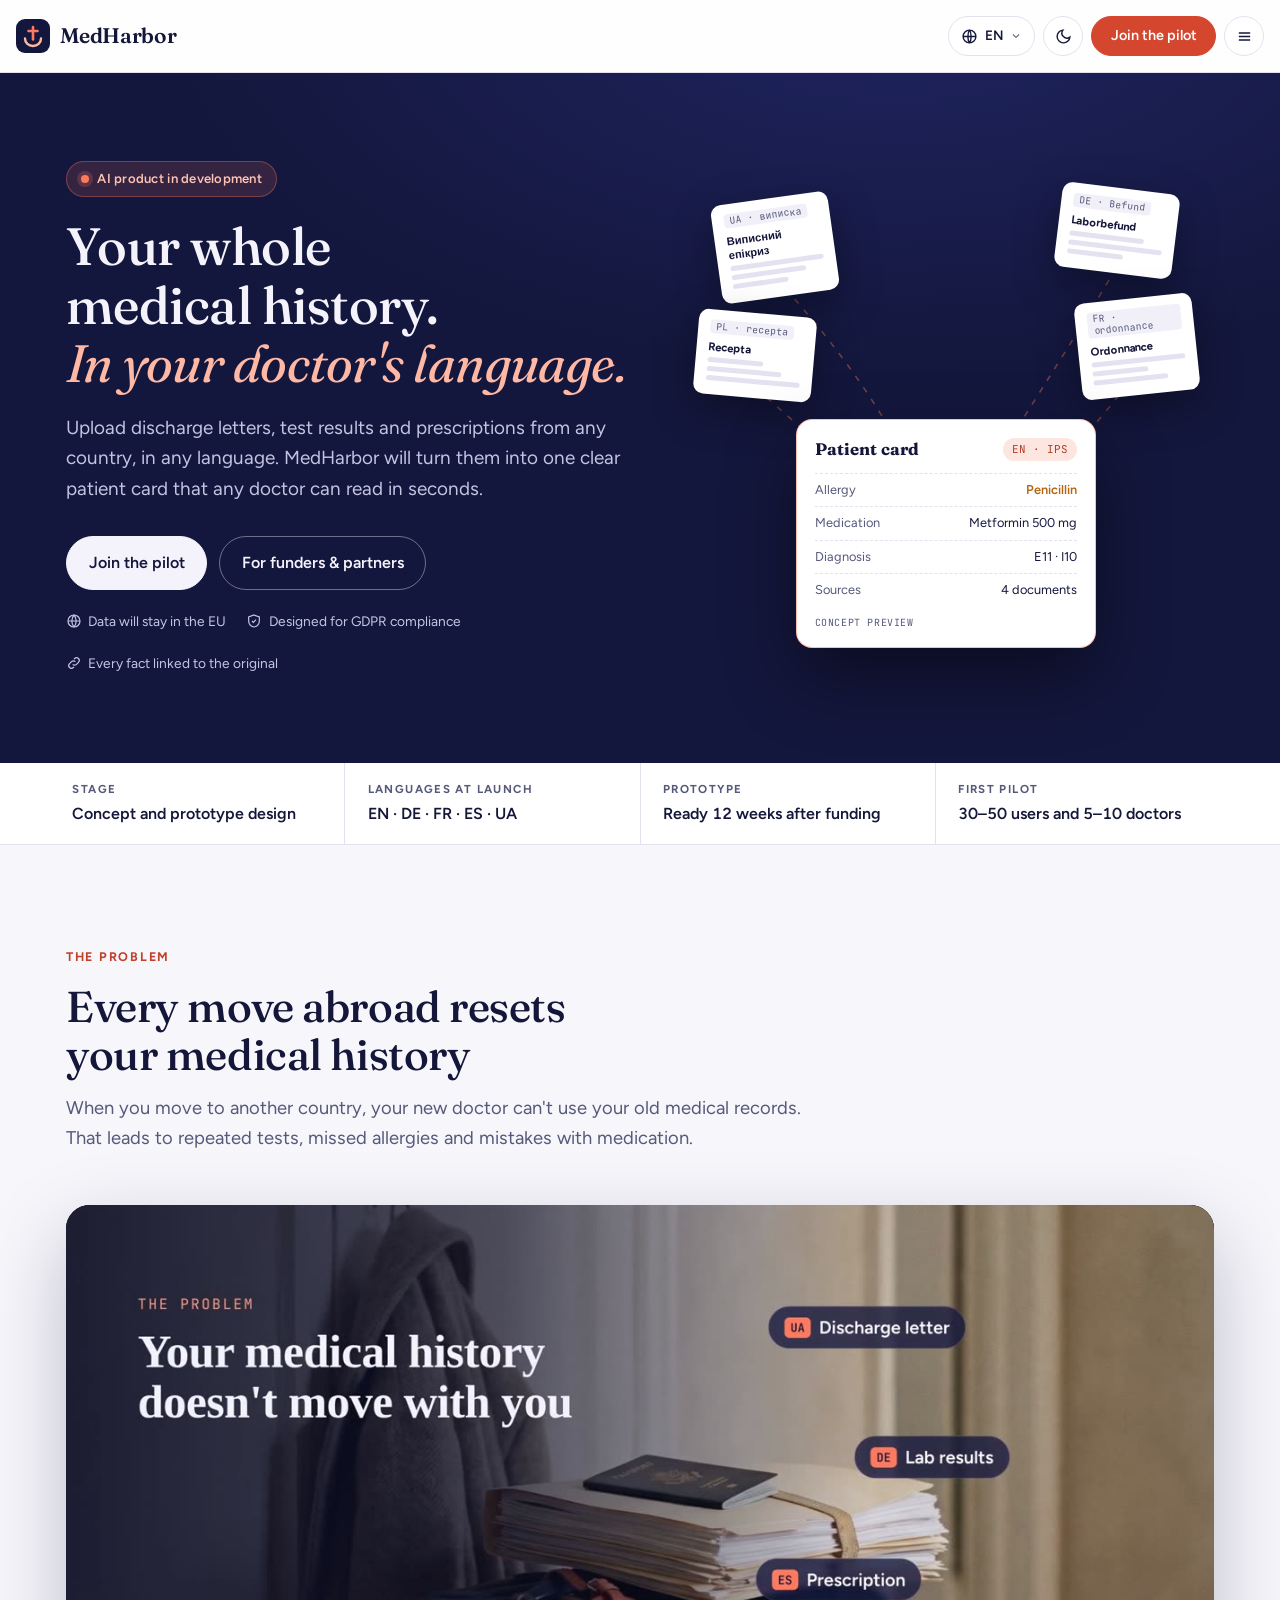
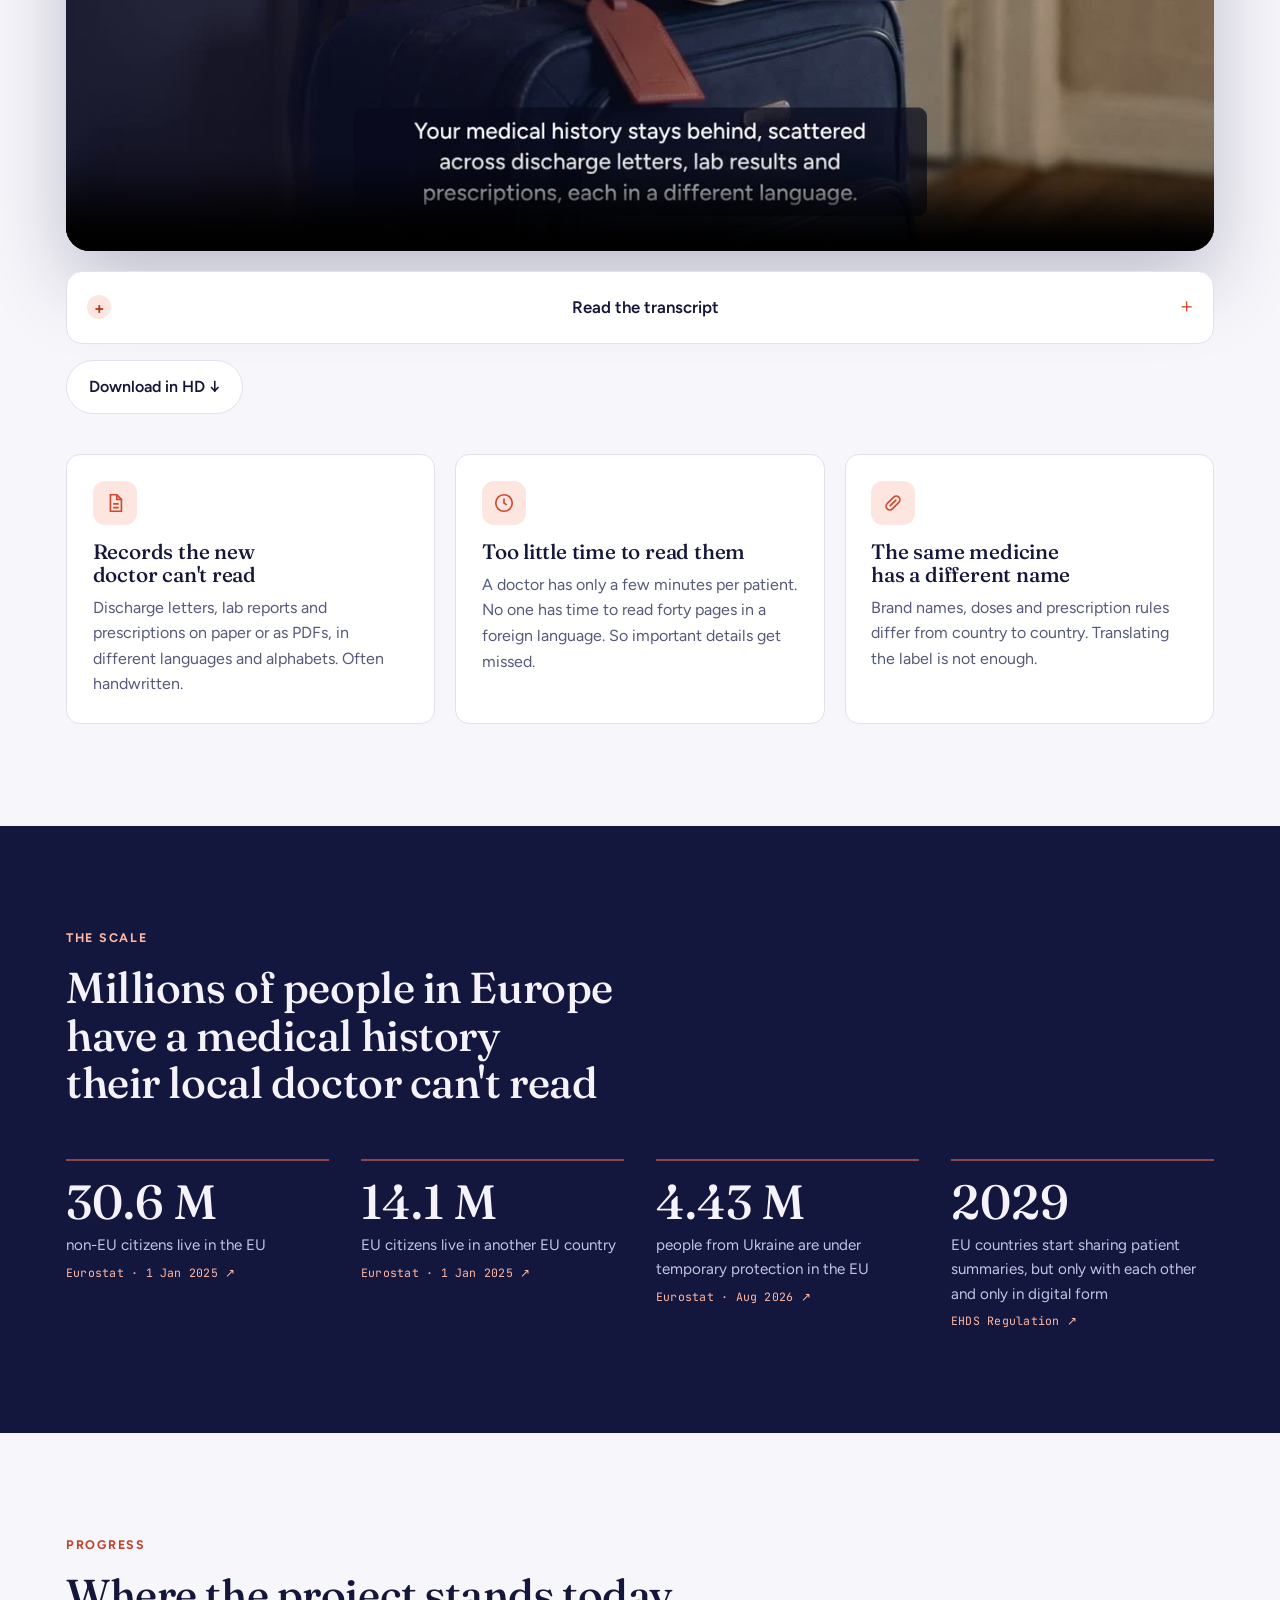
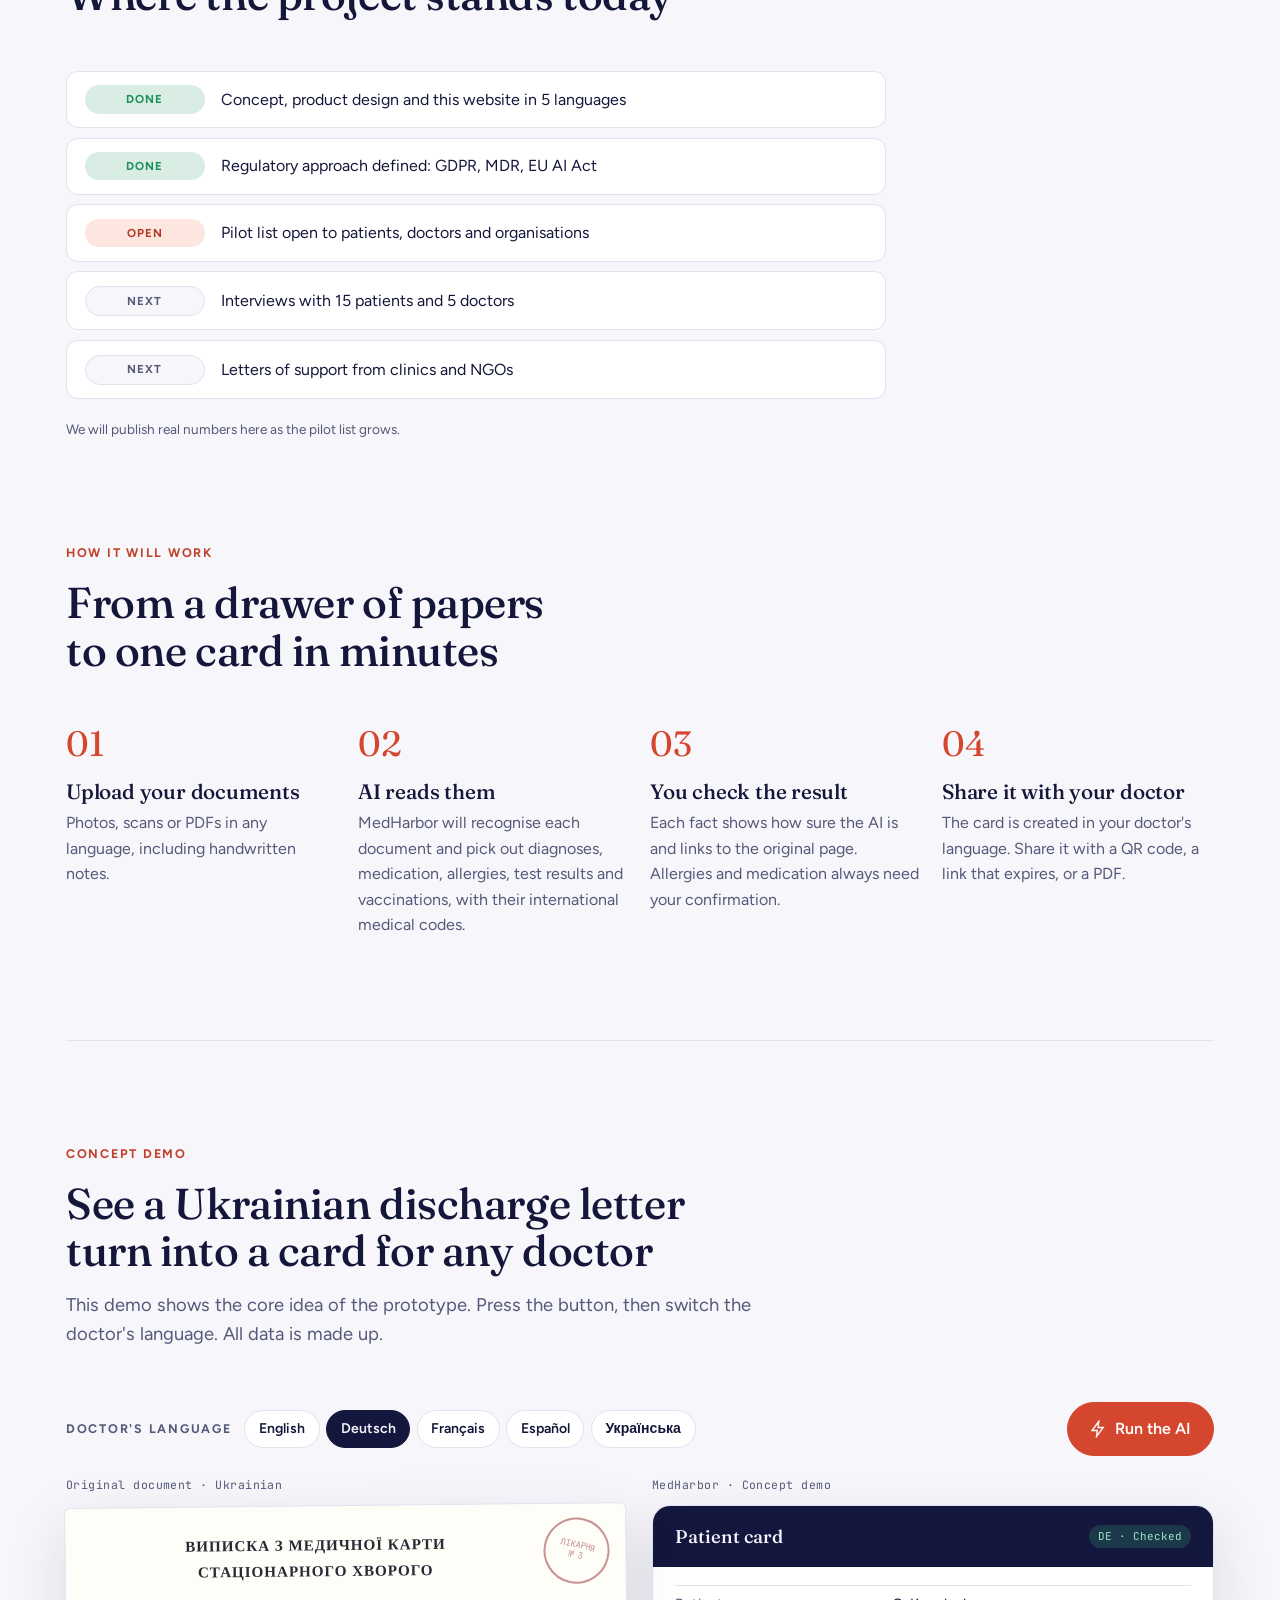
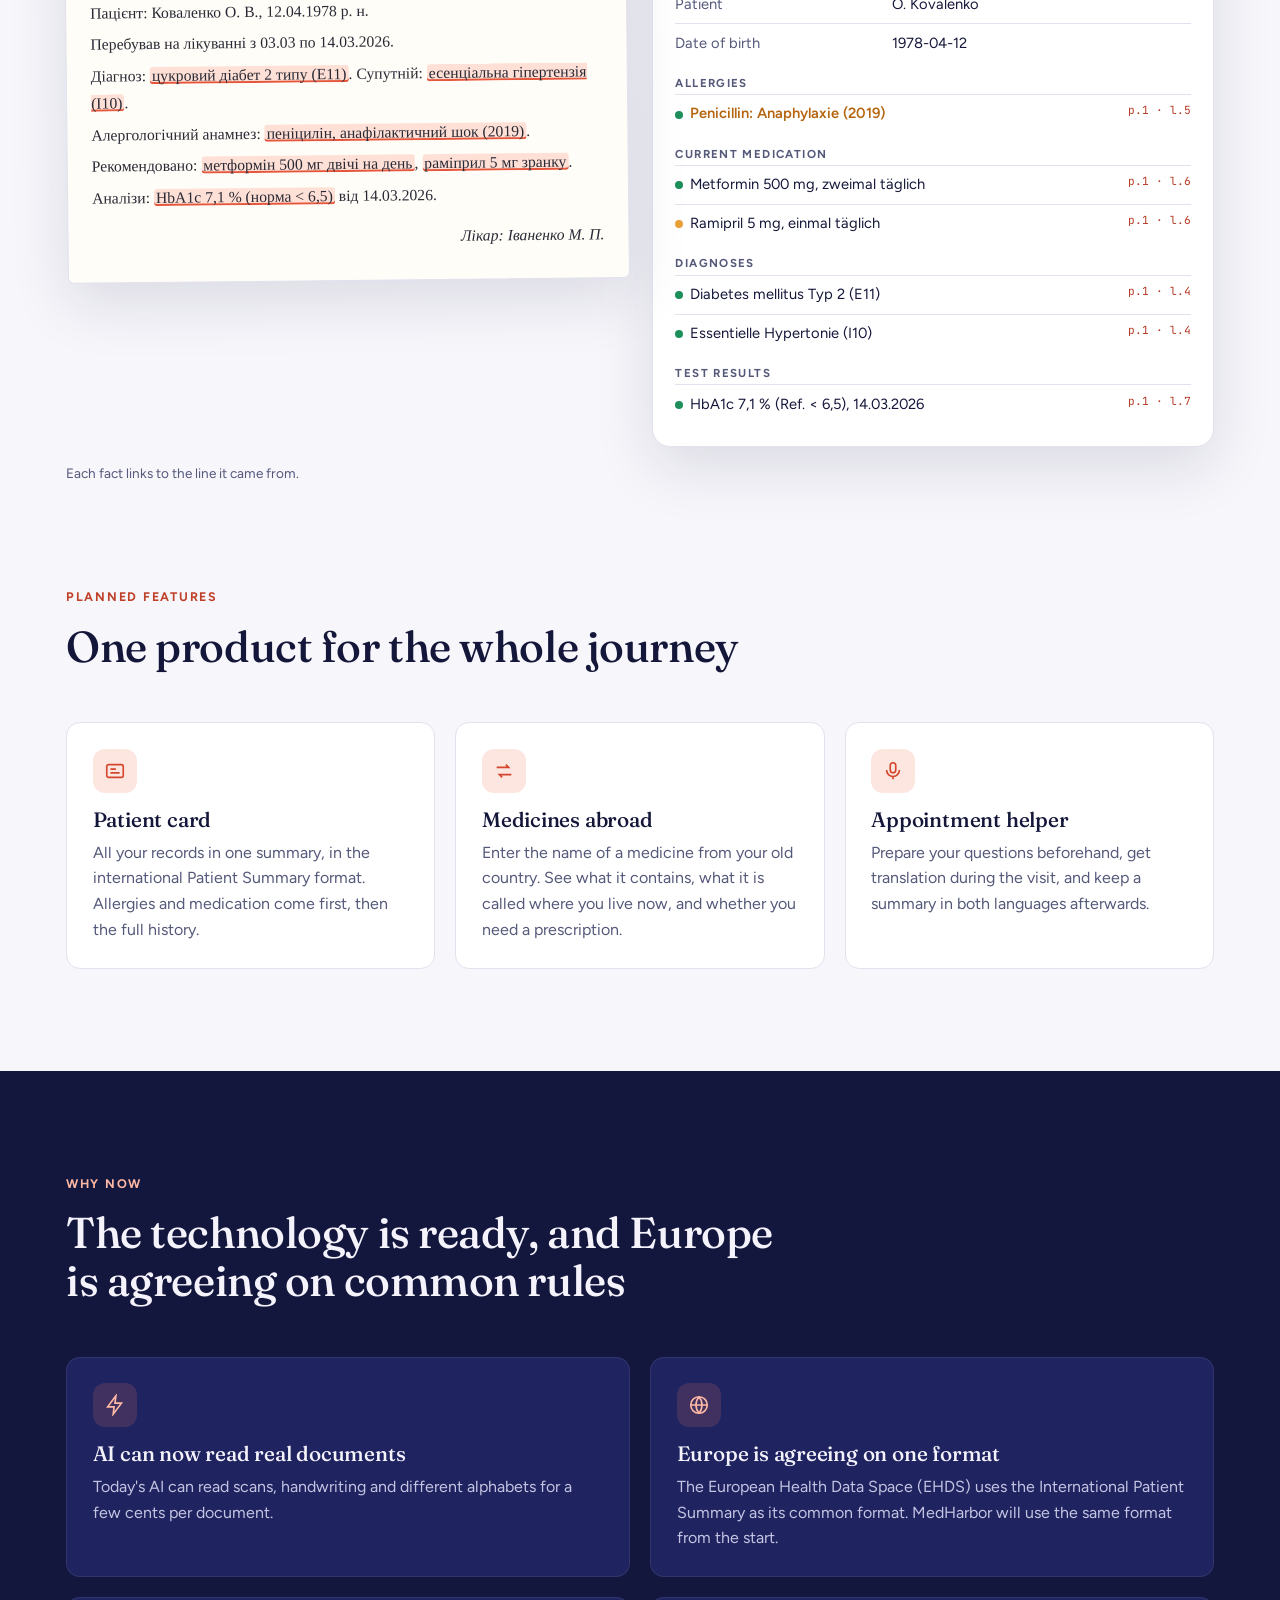
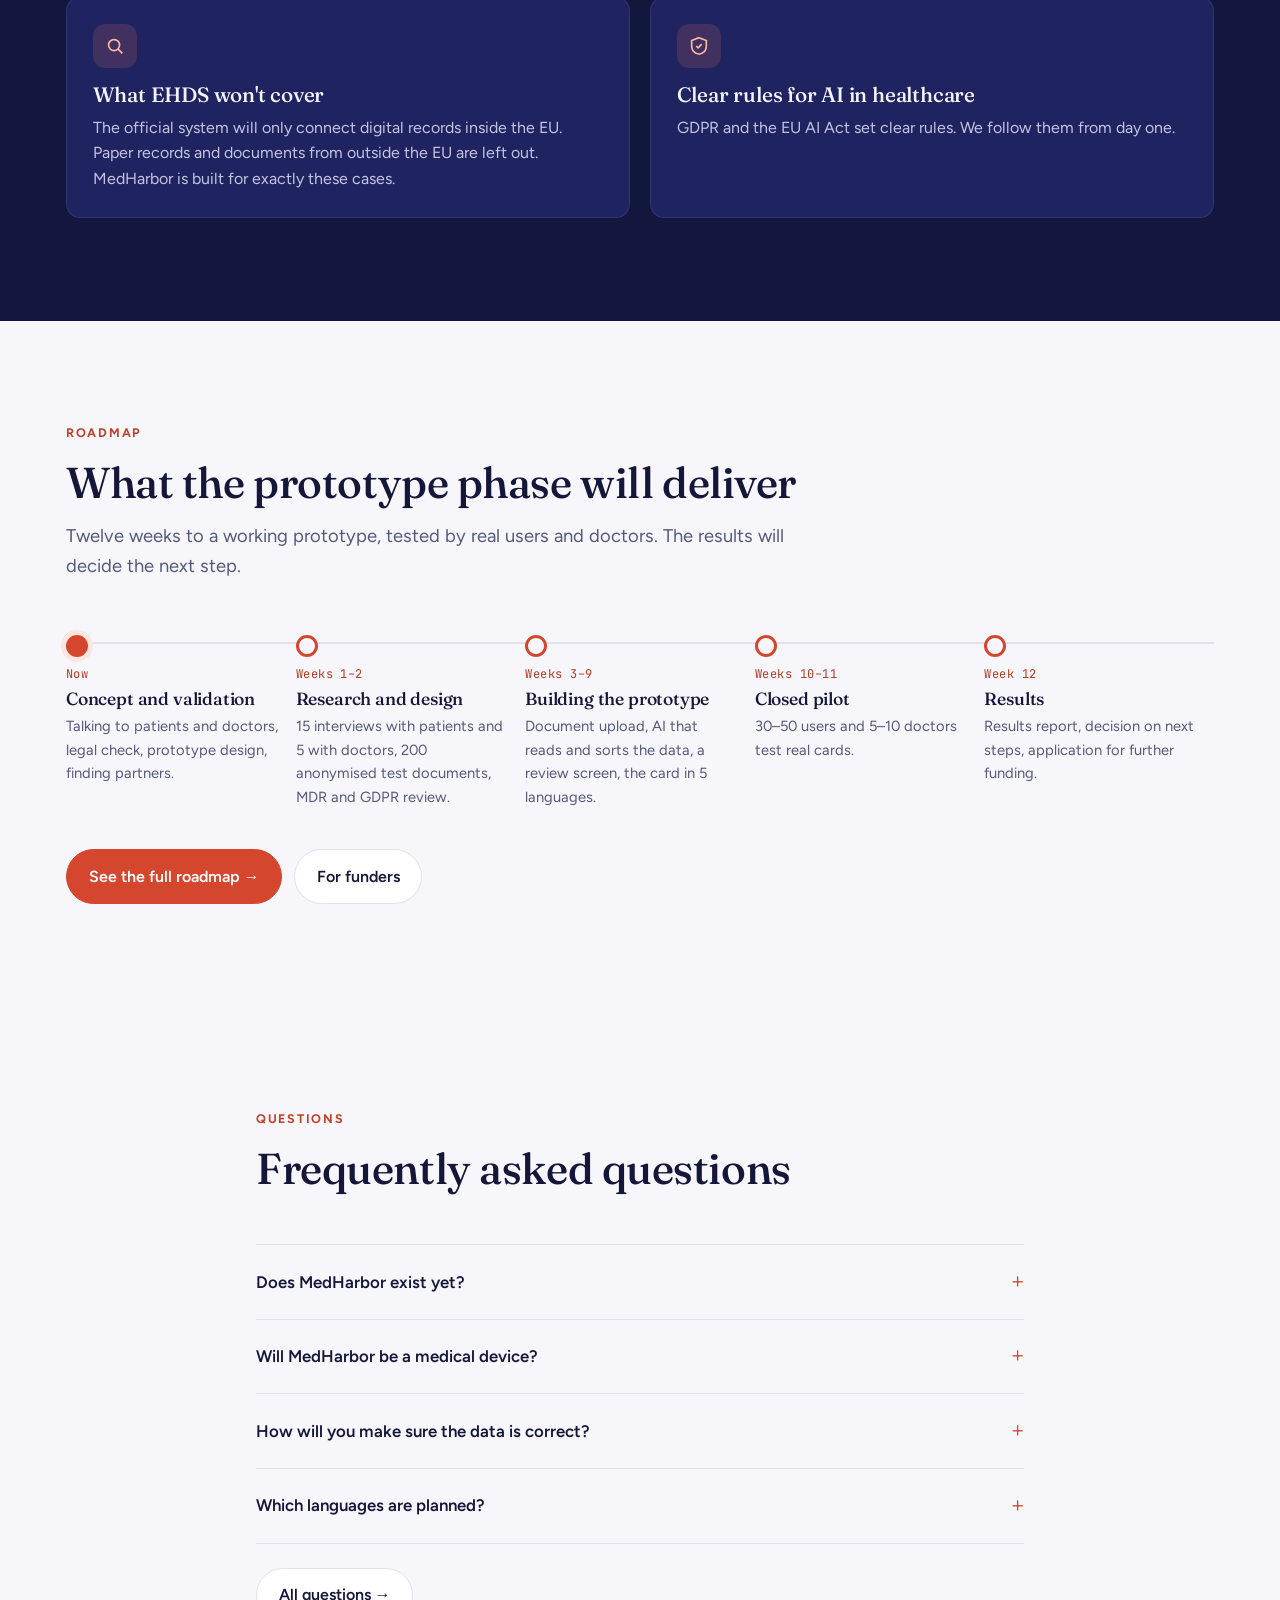
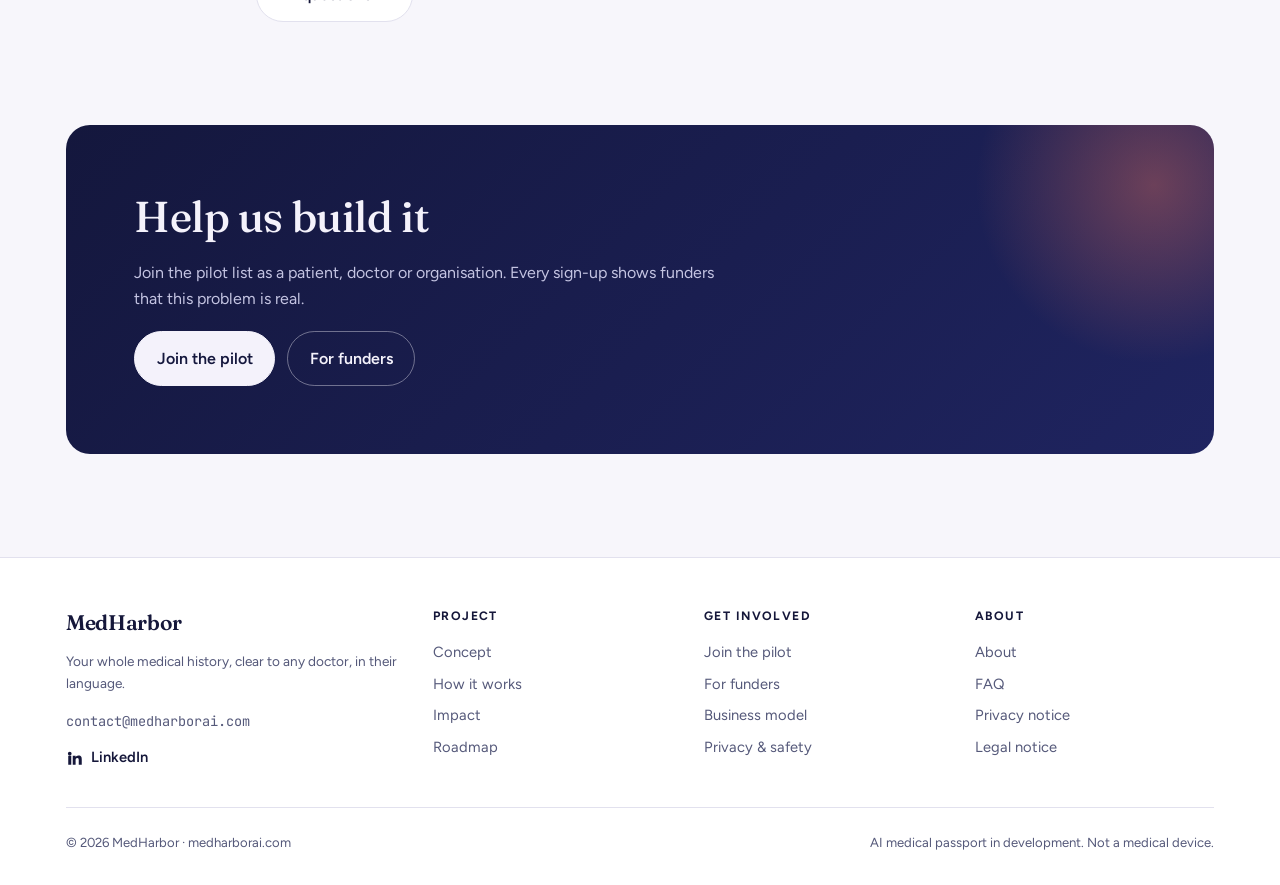
<file: index.html>
<!doctype html>
<html lang="en">
<head>
<meta charset="utf-8">
<meta name="viewport" content="width=device-width, initial-scale=1, viewport-fit=cover">
<title>MedHarbor: your whole medical history in your doctor&#x27;s language</title>
<meta name="description" content="AI medical passport in development: one clear patient card, readable by any doctor in their own language.">
<meta name="theme-color" content="#14173d">
<link rel="canonical" href="https://medharborai.com/">
<link rel="alternate" hreflang="en" href="https://medharborai.com/">
<link rel="alternate" hreflang="de" href="https://medharborai.com/de/">
<link rel="alternate" hreflang="fr" href="https://medharborai.com/fr/">
<link rel="alternate" hreflang="es" href="https://medharborai.com/es/">
<link rel="alternate" hreflang="uk" href="https://medharborai.com/ua/">
<link rel="alternate" hreflang="x-default" href="https://medharborai.com/">
<meta property="og:type" content="website">
<meta property="og:site_name" content="MedHarbor">
<meta property="og:locale" content="en_GB">
<meta property="og:locale:alternate" content="de_DE">
<meta property="og:locale:alternate" content="fr_FR">
<meta property="og:locale:alternate" content="es_ES">
<meta property="og:locale:alternate" content="uk_UA">
<meta property="og:title" content="MedHarbor: your whole medical history in your doctor&#x27;s language">
<meta property="og:description" content="AI medical passport in development: one clear patient card, readable by any doctor in their own language.">
<meta property="og:url" content="https://medharborai.com/">
<meta property="og:image" content="https://medharborai.com/og-image-en.jpg">
<meta property="og:image:secure_url" content="https://medharborai.com/og-image-en.jpg">
<meta property="og:image:type" content="image/jpeg">
<meta property="og:image:width" content="1200">
<meta property="og:image:height" content="630">
<meta property="og:image:alt" content="MedHarbor: your whole medical history in your doctor&#x27;s language">
<meta name="twitter:card" content="summary_large_image">
<meta name="twitter:title" content="MedHarbor: your whole medical history in your doctor&#x27;s language">
<meta name="twitter:description" content="AI medical passport in development: one clear patient card, readable by any doctor in their own language.">
<meta name="twitter:image" content="https://medharborai.com/og-image-en.jpg">
<link rel="icon" href="favicon.ico" sizes="48x48">
<link rel="icon" href="favicon.svg" type="image/svg+xml">
<link rel="apple-touch-icon" href="apple-touch-icon.png">
<link rel="manifest" href="site.webmanifest">
<link rel="preload" href="fonts/mh-body-latin-normal.woff2" as="font" type="font/woff2" crossorigin>
<link rel="preload" href="fonts/mh-display-latin-normal.woff2" as="font" type="font/woff2" crossorigin>
<script type="application/ld+json">{"@context":"https://schema.org","@type":"Organization","name":"MedHarbor","url":"https://medharborai.com/","logo":"https://medharborai.com/icon-512.png","email":"contact@medharborai.com","sameAs":["https://www.linkedin.com/company/medharborai/"],"founder":{"@type":"Person","name":"Pavlo Bulelik","jobTitle":"Founder and CEO","image":"https://medharborai.com/img/founder-512.webp","sameAs":"https://www.linkedin.com/in/pavlobulelik"}}</script>
<style>:root{padding-top:env(safe-area-inset-top,0px);padding-bottom:env(safe-area-inset-bottom,0px)}</style>
<link rel="stylesheet" href="fonts.css">
<style>
/* Layout concept: a calm harbour. Light working pages, one deep-indigo hero where scattered documents dock into one card; coral marks what matters. */
:root{
  --bg:#f7f6fb; --bg-2:#ffffff; --ink:#15173a; --ink-2:#55597a; --line:#e2e1ee;
  --harbor:#14173d; --harbor-2:#1f2460; --on-harbor:#f4f2fb; --on-harbor-2:#c4c4e2;
  --tide:#d4472e; --tide-2:#b53a24; --tide-soft:#fde6e0; --eyebrow:#c0412a;
  --amber:#e9a23b; --amber-soft:#fcefd8; --good:#1c8f5a; --warn:#b5650f;
  --shadow:0 20px 60px rgba(20,23,61,.12);
  --display:"MH Display",Georgia,"Times New Roman",serif;
  --body:"MH Body","Segoe UI",Roboto,Helvetica,Arial,sans-serif;
  --mono:"MH Mono",ui-monospace,SFMono-Regular,Menlo,monospace;
  --r:14px; --gl:max(16px,env(safe-area-inset-left,0px)); --gr:max(16px,env(safe-area-inset-right,0px));
}
@media (prefers-color-scheme:dark){:root:not([data-theme="light"]){
  --bg:#0e0f26; --bg-2:#171a3a; --ink:#ecebf7; --ink-2:#b0b1d0; --line:#2a2d55;
  --harbor:#090a1c; --harbor-2:#171a45; --on-harbor:#f4f2fb; --on-harbor-2:#c4c4e2;
  --tide:#ff7a5c; --tide-2:#ff9a82; --tide-soft:#3d1c18; --eyebrow:#ff9a82;
  --amber:#f0b64f; --amber-soft:#3a2d12; --good:#3fbf83; --warn:#f0a548;
  --shadow:0 20px 60px rgba(0,0,0,.45); color-scheme:dark}}
:root[data-theme="dark"]{
  --bg:#0e0f26; --bg-2:#171a3a; --ink:#ecebf7; --ink-2:#b0b1d0; --line:#2a2d55;
  --harbor:#090a1c; --harbor-2:#171a45; --on-harbor:#f4f2fb; --on-harbor-2:#c4c4e2;
  --tide:#ff7a5c; --tide-2:#ff9a82; --tide-soft:#3d1c18; --eyebrow:#ff9a82;
  --amber:#f0b64f; --amber-soft:#3a2d12; --good:#3fbf83; --warn:#f0a548;
  --shadow:0 20px 60px rgba(0,0,0,.45); color-scheme:dark}

*{box-sizing:border-box}
[hidden]{display:none!important}
html{scroll-behavior:smooth;overflow-x:clip}
body{margin:0;overflow-x:clip;background:var(--bg);color:var(--ink);font-family:var(--body);font-size:16px;line-height:1.6;-webkit-font-smoothing:antialiased}
body::before{content:"";position:fixed;inset:0 0 auto;height:env(safe-area-inset-top,0px);z-index:60;background:var(--bg-2)}
a{color:inherit}
img,svg{max-width:100%}
h1,h2,h3,h4{font-family:var(--display);font-weight:500;line-height:1.1;margin:0;text-wrap:balance;letter-spacing:-.01em}
h1{font-size:clamp(2.3rem,5.4vw,4.3rem)}
h2{font-size:clamp(1.75rem,3.5vw,2.7rem)}
h3{font-size:1.3rem}
p{margin:0}
.wrap{max-width:1180px;margin:0 auto;padding-left:var(--gl);padding-right:var(--gr)}
.narrow{max-width:800px}
.eyebrow{font-size:.78rem;letter-spacing:.14em;text-transform:uppercase;font-weight:700;color:var(--eyebrow)}
.lead{font-size:1.15rem;color:var(--ink-2);max-width:62ch}
.muted{color:var(--ink-2)}
.mono{font-family:var(--mono);font-size:.85rem}
.btn{display:inline-flex;align-items:center;justify-content:center;gap:.5rem;padding:.85rem 1.35rem;border-radius:999px;text-decoration:none;border:1.5px solid transparent;cursor:pointer;font:inherit;font-weight:600;white-space:nowrap;transition:transform .15s,box-shadow .15s,background .15s,border-color .15s}
.btn:active{transform:translateY(1px)}
.btn-primary{background:var(--tide);color:#fff;border-color:var(--tide)}
.btn-primary:hover{background:var(--tide-2);border-color:var(--tide-2);box-shadow:0 10px 30px rgba(212,71,46,.3)}
.btn-ghost{background:var(--bg-2);border-color:var(--line);color:var(--ink)}
.btn-ghost:hover{border-color:var(--ink-2)}
.btn-light{background:var(--on-harbor);color:#14173d;border-color:var(--on-harbor)}
.btn-outline-light{background:transparent;color:var(--on-harbor);border-color:rgba(244,242,251,.4)}
.btn-outline-light:hover{border-color:var(--on-harbor)}
.btn:disabled{opacity:.6;cursor:default}
:focus-visible{outline:2px solid var(--tide);outline-offset:3px}
.section{padding-block:clamp(3.5rem,8vw,6.5rem)}
.section.tight{padding-top:0}
.section:not(.band)+.section:not(.band){padding-top:0}
.section-head{display:grid;gap:1rem;max-width:780px;margin-bottom:clamp(2rem,5vw,3.25rem)}
.grid{display:grid;gap:1.25rem}
.g2{grid-template-columns:repeat(2,minmax(0,1fr))}
@media (max-width:760px){.g2{grid-template-columns:1fr}}
.g3{grid-template-columns:repeat(3,minmax(0,1fr))}
.g4{grid-template-columns:repeat(4,minmax(0,1fr))}
@media (max-width:1000px){.g4{grid-template-columns:repeat(2,minmax(0,1fr))}}
@media (max-width:860px){.g3{grid-template-columns:1fr}}
@media (max-width:560px){.g4{grid-template-columns:1fr}}
.card{background:var(--bg-2);border:1px solid var(--line);border-radius:var(--r);padding:1.6rem;min-width:0}
.card h3{margin-bottom:.5rem}
.card p{color:var(--ink-2)}
.icon{width:44px;height:44px;border-radius:12px;background:var(--tide-soft);color:var(--tide);display:grid;place-items:center;margin-bottom:1rem;flex-shrink:0}
.icon svg{width:22px;height:22px}

/* header */
header{position:sticky;top:env(safe-area-inset-top,0px);z-index:50;background:color-mix(in srgb,var(--bg-2) 84%,transparent);backdrop-filter:saturate(1.4) blur(14px);-webkit-backdrop-filter:saturate(1.4) blur(14px);border-bottom:1px solid var(--line)}
header .wrap{max-width:1320px}
.nav{display:flex;align-items:center;gap:1.25rem;height:72px}
.logo{display:flex;align-items:center;gap:.65rem;text-decoration:none;font-family:var(--display);font-weight:600;font-size:1.32rem;letter-spacing:-.015em;white-space:nowrap;flex-shrink:0;color:var(--ink)}
.logo svg{width:34px;height:34px;flex-shrink:0;display:block}
.links{display:flex;align-items:center;gap:.15rem;margin:0 auto;padding:4px;border:1px solid var(--line);border-radius:999px;background:var(--bg)}
.links a{text-decoration:none;padding:.5rem .95rem;border-radius:999px;font-weight:500;color:var(--ink-2);font-size:.92rem;white-space:nowrap;transition:color .15s,background .15s}
.links a:hover{color:var(--ink)}
.links a.active{color:var(--ink);background:var(--bg-2);box-shadow:0 1px 3px rgba(20,23,61,.12)}
.nav-right{display:flex;align-items:center;gap:.5rem;flex-shrink:0}
.lang{position:relative}
.ctrl{display:inline-flex;align-items:center;justify-content:center;gap:.4rem;height:40px;min-width:40px;padding:0 .75rem;border:1px solid var(--line);background:var(--bg-2);border-radius:999px;font:inherit;font-weight:600;font-size:.85rem;cursor:pointer;color:var(--ink);white-space:nowrap}
.ctrl:hover{border-color:var(--ink-2)}
.ctrl svg{width:17px;height:17px;flex-shrink:0;display:block}
.icon-btn{padding:0;width:40px}
.lang-menu{position:absolute;right:0;top:calc(100% + 10px);background:var(--bg-2);border:1px solid var(--line);border-radius:14px;box-shadow:var(--shadow);min-width:200px;padding:.4rem;display:none;z-index:70}
.lang-menu.open{display:block}
.lang-menu button{display:flex;width:100%;gap:.7rem;align-items:center;border:0;background:none;text-align:left;padding:.6rem .75rem;border-radius:9px;font:inherit;font-size:.95rem;cursor:pointer;color:var(--ink)}
.lang-menu button:hover,.lang-menu button.on{background:var(--bg)}
.lang-menu button.on::after{content:"";margin-left:auto;width:12px;height:7px;border-left:2px solid var(--tide);border-bottom:2px solid var(--tide);transform:rotate(-45deg) translateY(-2px)}
.lang-menu .code{font-family:var(--mono);font-size:.72rem;color:var(--ink-2);width:2.2ch}
.cta-nav{height:40px;padding:0 1.15rem;font-size:.9rem}
.burger{display:none}
.mobile-menu{display:none;border-top:1px solid var(--line);padding:.4rem 0 .6rem}
.mobile-menu a{display:block;padding:.5rem .75rem;font-size:.95rem;text-decoration:none;font-weight:500;border-radius:10px}
.mobile-menu a:hover,.mobile-menu a.active{background:var(--bg)}
.mobile-menu.open{display:grid;grid-template-columns:repeat(auto-fill,minmax(200px,1fr));gap:0 .75rem;max-height:calc(100vh - 80px);overflow-y:auto}
.mobile-menu .mm-cta{display:none}
@media (max-width:640px){.mobile-menu.open{grid-template-columns:1fr}.mobile-menu .mm-cta{display:inline-flex;margin-top:.5rem}}
@media (max-width:1360px){.links{display:none}.burger{display:inline-flex}.nav-right{margin-left:auto}}
@media (max-width:640px){.nav .cta-nav{display:none}.nav{height:64px;gap:.75rem}}
@media (max-width:420px){.nav{gap:.5rem}.nav-right{gap:.35rem}.nav-right .ctrl{padding:0 .6rem;min-width:38px;height:38px}.lang #langBtn svg{display:none}.logo{font-size:1.15rem}}

/* hero */
.hero{background:radial-gradient(1200px 600px at 70% -10%,var(--harbor-2),var(--harbor) 60%);color:var(--on-harbor);position:relative;overflow:hidden}
.hero .wrap{display:grid;grid-template-columns:1.05fr 1fr;gap:3rem;align-items:center;padding-block:clamp(3rem,7vw,5.5rem)}
.stage{display:inline-flex;align-items:center;gap:.55rem;padding:.4rem .85rem;border-radius:999px;background:rgba(255,122,92,.14);border:1px solid rgba(255,122,92,.35);color:#ffc3b3;font-size:.82rem;font-weight:600;letter-spacing:.02em}
.stage i{width:8px;height:8px;border-radius:50%;background:#ff7a5c;box-shadow:0 0 0 4px rgba(255,122,92,.2);animation:blink 2s ease-in-out infinite}
@keyframes blink{50%{opacity:.35}}
.hero h1{margin:1.25rem 0 1.25rem;font-size:clamp(2.1rem,4.1vw,3.4rem);line-height:1.12}
.hero h1 em{display:block;font-style:italic;color:#ffb8a4;font-weight:400}
.hero .lead{color:var(--on-harbor-2);font-size:1.18rem}
.hero-cta{display:flex;gap:.75rem;flex-wrap:wrap;margin-top:2rem}
.hero-note{margin-top:1.25rem;font-size:.86rem;color:var(--on-harbor-2);display:flex;gap:1.25rem;flex-wrap:wrap}
.hero-note span{display:inline-flex;align-items:center;gap:.4rem}
.hero-note svg{width:16px;height:16px}
@media (max-width:900px){.hero .wrap{grid-template-columns:1fr}}
.harbor{position:relative;aspect-ratio:1/1;max-width:500px;width:100%;margin:0 auto;min-width:0}
.doc{position:absolute;width:118px;padding:10px 12px;border-radius:10px;background:#fff;color:#15173a;box-shadow:0 14px 40px rgba(0,0,0,.35);font-size:.68rem;line-height:1.25;transform:rotate(var(--rot));animation:drift 7s ease-in-out infinite alternate;animation-delay:var(--d)}
.doc .tag{display:inline-block;font-family:var(--mono);font-size:.6rem;padding:1px 6px;border-radius:4px;background:#f1f0f8;color:#55597a;margin-bottom:6px}
.doc .ln{height:5px;border-radius:3px;background:#e4e2f0;margin:4px 0}
.doc .ln.s{width:60%}.doc .ln.m{width:80%}
.doc .h{font-weight:700;font-size:.7rem;margin-bottom:2px}
@keyframes drift{from{transform:rotate(var(--rot)) translateY(0)}to{transform:rotate(calc(var(--rot) * -.6)) translateY(-10px)}}
.lane{position:absolute;inset:0;pointer-events:none;width:100%;height:100%}
.lane path{fill:none;stroke:rgba(255,122,92,.4);stroke-width:1.5;stroke-dasharray:6 8;animation:flow 3s linear infinite}
@keyframes flow{to{stroke-dashoffset:-28}}
.pcard{position:absolute;left:50%;bottom:4%;transform:translateX(-50%);width:min(300px,80%);background:#fff;color:#15173a;border-radius:16px;padding:16px 18px;box-shadow:0 30px 70px rgba(0,0,0,.45);border:1px solid rgba(255,122,92,.5)}
.pcard .top{display:flex;justify-content:space-between;align-items:center;gap:.5rem;margin-bottom:10px}
.pcard .top b{font-family:var(--display);font-size:1.05rem}
.pcard .pill{background:#fde6e0;color:#b53a24}
.pcard .row{display:flex;justify-content:space-between;gap:.75rem;font-size:.8rem;padding:6px 0;border-top:1px dashed #e2e1ee}
.pcard .row span:first-child{color:#55597a}
.pcard .row.alert span:last-child{color:#b5650f;font-weight:600}
.pcard .foot{margin-top:8px;font-family:var(--mono);font-size:.62rem;color:#55597a;letter-spacing:.06em;text-transform:uppercase}
@media (max-width:600px){.doc.lo{display:none}.doc{width:104px}}
@media (prefers-reduced-motion:reduce){*{animation:none!important;transition:none!important}}
.pill{display:inline-block;font-family:var(--mono);font-size:.68rem;padding:3px 9px;border-radius:999px;background:var(--tide-soft);color:var(--tide-2);white-space:nowrap}

/* snapshot */
.snap{background:var(--bg-2);border-bottom:1px solid var(--line)}
.snap .wrap{display:grid;grid-template-columns:repeat(4,minmax(0,1fr));gap:1px;background:var(--line);padding-left:0;padding-right:0}
.snap .cell{background:var(--bg-2);padding:1.1rem 1.4rem;min-width:0}
.snap .k{font-size:.72rem;letter-spacing:.12em;text-transform:uppercase;font-weight:700;color:var(--ink-2)}
.snap .v{font-weight:600;font-size:1rem;margin-top:.15rem;font-variant-numeric:tabular-nums}
@media (max-width:860px){.snap .wrap{grid-template-columns:repeat(2,minmax(0,1fr))}}
@media (max-width:420px){.snap .wrap{grid-template-columns:1fr}}

/* bands */
.band{background:var(--harbor);color:var(--on-harbor)}
.band .lead,.band p{color:var(--on-harbor-2)}
.band .card{background:var(--harbor-2);border-color:rgba(255,255,255,.08)}
.band .card h3{color:var(--on-harbor)}
.band .card p{color:var(--on-harbor-2)}
.band .icon{background:rgba(255,122,92,.15);color:#ffb8a4}
.band .eyebrow{color:#ffb8a4}

/* stats */
.stats{display:grid;grid-template-columns:repeat(4,minmax(0,1fr));gap:2rem}
@media (max-width:1000px){.stats{grid-template-columns:repeat(2,minmax(0,1fr))}}
@media (max-width:480px){.stats{grid-template-columns:1fr}}
.stat{display:grid;gap:.4rem;align-content:start;border-top:2px solid rgba(255,122,92,.5);padding-top:1.1rem}
.stat b{font-family:var(--display);font-size:clamp(2.2rem,4vw,3rem);line-height:1;font-weight:500;font-variant-numeric:tabular-nums;color:var(--on-harbor)}
.stat span{color:var(--on-harbor-2);font-size:.95rem}
.stat a{font-family:var(--mono);font-size:.72rem;color:#ffb8a4;text-decoration:none;letter-spacing:.02em}
.stat a:hover{text-decoration:underline}

/* steps */
.steps{counter-reset:s}
.step{position:relative;padding-top:3.4rem;min-width:0}
.step::before{counter-increment:s;content:counter(s,decimal-leading-zero);position:absolute;left:0;top:0;font-family:var(--display);font-size:2.2rem;line-height:1;color:var(--tide)}
.band .step::before{color:#ffb8a4}
.step h3{margin-bottom:.4rem}

/* demo */
.demo{display:grid;grid-template-columns:1fr 1fr;gap:1.5rem;align-items:start}
@media (max-width:900px){.demo{grid-template-columns:1fr}}
.demo-bar{display:flex;flex-wrap:wrap;gap:1rem;align-items:center;justify-content:space-between;margin-bottom:1.25rem}
.chips{display:flex;gap:.4rem;flex-wrap:wrap}
.chip{border:1px solid var(--line);background:var(--bg-2);border-radius:999px;padding:.42rem .85rem;font:inherit;font-size:.88rem;font-weight:600;cursor:pointer;color:var(--ink)}
.chip.on{background:var(--harbor);color:var(--on-harbor);border-color:var(--harbor)}
.paper{background:#fffdf8;color:#2a2a35;border:1px solid var(--line);border-radius:6px;padding:1.6rem 1.5rem;font-family:"Times New Roman",Georgia,serif;font-size:.98rem;line-height:1.75;box-shadow:var(--shadow);position:relative;min-width:0;transform:rotate(-.6deg)}
.paper .stamp{position:absolute;right:16px;top:14px;border:2px solid #9a3b3b;color:#9a3b3b;border-radius:50%;width:66px;height:66px;display:grid;place-items:center;font-size:.55rem;font-family:var(--mono);text-align:center;line-height:1.1;transform:rotate(14deg);opacity:.55}
.paper h5{margin:0 0 .75rem;font-size:.95rem;letter-spacing:.06em;text-align:center;font-weight:700;padding-right:60px}
.paper p{margin:.25rem 0}
.paper mark{background:transparent;color:inherit;border-radius:3px;padding:0 2px;transition:background .35s,box-shadow .35s}
.paper mark.on{background:#ffe0d6;box-shadow:inset 0 -2px 0 #e5573d}
.paper mark.now{background:#ffc9b8}
.paper-cap{font-family:var(--mono);font-size:.72rem;color:var(--ink-2);margin-bottom:.6rem;letter-spacing:.04em}
.sheet{background:var(--bg-2);border:1px solid var(--line);border-radius:18px;box-shadow:var(--shadow);overflow:hidden;min-width:0}
.sheet-head{background:var(--harbor);color:var(--on-harbor);padding:1rem 1.4rem;display:flex;justify-content:space-between;align-items:center;gap:1rem;flex-wrap:wrap}
.sheet-head b{font-family:var(--display);font-size:1.15rem;font-weight:500}
.sheet-head .pill{background:rgba(255,255,255,.12);color:var(--on-harbor)}
.sheet-head .pill.ok{background:rgba(63,191,131,.2);color:#9be7c2}
.sheet-body{padding:1.1rem 1.4rem 1.4rem;display:grid;gap:.9rem}
.sheet h4{font-family:var(--body);font-size:.72rem;letter-spacing:.12em;text-transform:uppercase;color:var(--ink-2);margin-bottom:.3rem;font-weight:700}
.sheet table{width:100%;border-collapse:collapse;font-size:.92rem}
.sheet td{padding:.45rem 0;border-top:1px solid var(--line);vertical-align:top}
.sheet td:first-child{color:var(--ink-2);width:42%}
.sheet td.v{color:var(--ink);width:auto}
.sheet td.src{font-family:var(--mono);font-size:.7rem;color:var(--tide-2);white-space:nowrap;text-align:right;width:1%;padding-left:.75rem}
.sheet tr.alert td.v{color:var(--warn);font-weight:600}
.sheet tr.fresh td{animation:pop .5s ease}
@keyframes pop{from{background:var(--tide-soft)}to{background:transparent}}
.conf{display:inline-block;width:8px;height:8px;border-radius:50%;background:var(--good);margin-right:7px;vertical-align:middle}
.conf.mid{background:var(--amber)}
.skel{display:inline-block;height:9px;border-radius:5px;background:var(--line);width:70%;vertical-align:middle}
.demo-actions{display:flex;gap:.75rem;align-items:center;flex-wrap:wrap;margin-top:1.25rem}
.demo-note{font-size:.85rem;color:var(--ink-2)}

/* tables */
.progress{list-style:none;margin:0;padding:0;display:grid;gap:.6rem;max-width:820px}
.progress li{display:flex;gap:1rem;align-items:center;background:var(--bg-2);border:1px solid var(--line);border-radius:12px;padding:.85rem 1.1rem}
.st{flex-shrink:0;min-width:7.5rem;text-align:center;font-size:.72rem;font-weight:700;letter-spacing:.08em;text-transform:uppercase;padding:.3rem .6rem;border-radius:999px}
.st-done{background:color-mix(in srgb,var(--good) 16%,transparent);color:var(--good)}
.st-open{background:var(--tide-soft);color:var(--tide-2)}
.st-next{background:var(--bg);color:var(--ink-2);border:1px solid var(--line)}
.next{margin:0;padding-left:1.2rem;display:grid;gap:.55rem;color:var(--ink-2)}
.next li::marker{color:var(--tide);font-weight:700}
.social{display:inline-flex!important;align-items:center;gap:.45rem;margin-top:.6rem;font-weight:600;color:var(--ink)}
.demo-bar .btn{flex-shrink:0}
@media (max-width:640px){
 .section{padding-block:2.75rem}
 .section-head{margin-bottom:1.5rem}
 .hide-m{display:none}
 .card{padding:1.15rem}
 .card .icon{width:36px;height:36px;margin-bottom:.6rem}
 .card .icon svg{width:18px;height:18px}
 .step{padding-top:2.6rem}
 .step::before{font-size:1.7rem}
 .stats{grid-template-columns:repeat(2,minmax(0,1fr));gap:1.25rem}
 .stat b{font-size:1.9rem}
 .stat span{font-size:.86rem}
 .faq-teaser details:nth-of-type(n+3){display:none}
 .hero-note{gap:.4rem 1rem}
 .progress li{flex-direction:column;align-items:flex-start;gap:.4rem}
 .st{min-width:0}
 .demo-bar .btn{width:100%}
}
.tbl-wrap{overflow-x:auto;border:1px solid var(--line);border-radius:var(--r);background:var(--bg-2)}
.tbl{width:100%;border-collapse:collapse;font-size:.95rem;min-width:520px}
.tbl th{text-align:left;font-size:.72rem;letter-spacing:.12em;text-transform:uppercase;color:var(--ink-2);font-weight:700;padding:.9rem 1.1rem;border-bottom:1px solid var(--line);background:var(--bg)}
.tbl td{padding:.85rem 1.1rem;border-bottom:1px solid var(--line);vertical-align:top}
.tbl tr:last-child td{border-bottom:0}
.tbl .num{text-align:right;font-variant-numeric:tabular-nums;white-space:nowrap}
.tbl tr.total td{font-weight:700;background:var(--bg)}
.tbl td:first-child{font-weight:500}

/* timeline */
.phases{display:grid;grid-template-columns:repeat(5,minmax(0,1fr));gap:0;position:relative}
.phases::before{content:"";position:absolute;left:0;right:0;top:9px;height:2px;background:var(--line)}
.phase{position:relative;padding:2rem 1rem 0 0;min-width:0}
.phase::before{content:"";position:absolute;left:0;top:2px;width:16px;height:16px;border-radius:50%;background:var(--bg);border:3px solid var(--tide)}
.phase.now::before{background:var(--tide);box-shadow:0 0 0 5px var(--tide-soft)}
.phase .when{font-family:var(--mono);font-size:.75rem;color:var(--tide-2);letter-spacing:.04em}
.phase h3{font-size:1.1rem;margin:.3rem 0 .4rem}
.phase p{color:var(--ink-2);font-size:.92rem}
@media (max-width:900px){.phases{grid-template-columns:1fr;gap:1.5rem;padding-left:1.75rem}.phases::before{left:7px;right:auto;top:0;bottom:0;width:2px;height:auto}.phase{padding:0}.phase::before{left:-1.75rem;top:.15rem}}

/* misc */
.cta{background:linear-gradient(135deg,var(--harbor),var(--harbor-2));color:var(--on-harbor);border-radius:24px;padding:clamp(2.25rem,6vw,4.25rem);display:grid;gap:1.25rem;justify-items:start;position:relative;overflow:hidden}
.cta::before{content:"";position:absolute;right:-120px;top:-120px;width:360px;height:360px;border-radius:50%;background:radial-gradient(circle,rgba(255,122,92,.35),transparent 70%)}
.cta p{color:var(--on-harbor-2);max-width:58ch}
.cta .row{display:flex;gap:.75rem;flex-wrap:wrap}
details{border-top:1px solid var(--line);padding:1.1rem 0}
details:last-child{border-bottom:1px solid var(--line)}
summary{cursor:pointer;font-weight:600;font-size:1.05rem;list-style:none;display:flex;justify-content:space-between;gap:1rem;align-items:center}
summary::-webkit-details-marker{display:none}
summary::after{content:"+";font-family:var(--display);font-size:1.5rem;color:var(--tide);transition:transform .2s;flex-shrink:0}
details[open] summary::after{transform:rotate(45deg)}
details p{margin-top:.75rem;color:var(--ink-2);max-width:70ch}
.field{display:grid;gap:.35rem}
.field label{font-size:.86rem;font-weight:600}
.field input,.field textarea,.field select{font:inherit;padding:.75rem .9rem;border:1px solid var(--line);border-radius:10px;background:var(--bg-2);color:var(--ink);width:100%}
.field textarea{min-height:110px;resize:vertical}
.check{display:flex;gap:.65rem;align-items:flex-start;font-size:.9rem;color:var(--ink-2)}
.check input{margin-top:.25rem;width:18px;height:18px;accent-color:var(--tide);flex-shrink:0}
.check a{color:var(--tide-2)}
.form{display:grid;gap:1rem}
.form .two{display:grid;grid-template-columns:1fr 1fr;gap:1rem}
@media (max-width:560px){.form .two{grid-template-columns:1fr}}
.ferr{color:var(--warn);font-size:.82rem;font-weight:600;line-height:1.35}
.field [aria-invalid="true"]{border-color:var(--warn);box-shadow:0 0 0 3px color-mix(in srgb,var(--warn) 18%,transparent)}
.flabel{font-size:.86rem;font-weight:600}
.frow{display:flex;justify-content:space-between;gap:1rem;align-items:flex-start}
.counter{font-size:.76rem;color:var(--ink-2);margin-left:auto;font-variant-numeric:tabular-nums;white-space:nowrap}
#f-langs .chip{font-size:.84rem;padding:.38rem .8rem}
#f-langs .chip.on{background:var(--harbor);color:var(--on-harbor);border-color:var(--harbor)}
.toast{padding:.9rem 1rem;border-radius:10px;background:var(--tide-soft);color:var(--tide-2);font-weight:600}
.copy{display:inline-flex;align-items:center;gap:.6rem;background:var(--bg-2);border:1px solid var(--line);border-radius:12px;padding:.7rem .7rem .7rem 1rem;font-family:var(--mono);font-size:.92rem;max-width:100%;flex-wrap:wrap}
.copy button{border:0;background:var(--harbor);color:var(--on-harbor);border-radius:8px;padding:.4rem .75rem;font:inherit;font-size:.8rem;font-weight:700;cursor:pointer}
.kv{display:grid;grid-template-columns:minmax(120px,200px) 1fr;border:1px solid var(--line);border-radius:var(--r);overflow:hidden;background:var(--bg-2)}
.kv div{padding:.85rem 1.1rem;border-bottom:1px solid var(--line);min-width:0}
.kv div:nth-child(odd){color:var(--ink-2);font-size:.85rem;font-weight:600;background:var(--bg)}
.kv div:nth-last-child(-n+2){border-bottom:0}
@media (max-width:520px){.kv{grid-template-columns:1fr}.kv div:nth-child(odd){border-bottom:0;padding-bottom:.2rem}.kv div:nth-last-child(2){border-bottom:0}}
.founder{display:flex;gap:1.5rem;align-items:center;flex-wrap:wrap}
.avatar{width:128px;height:128px;overflow:hidden;border-radius:50%;background:linear-gradient(135deg,var(--harbor),var(--harbor-2));color:#ffb8a4;display:grid;place-items:center;font-family:var(--display);font-size:2rem;flex-shrink:0;border:3px solid var(--tide-soft)}
.founder h3{font-size:1.6rem}
.avatar img{width:100%;height:100%;object-fit:cover;display:block}
.role-tag{font-size:.72rem;letter-spacing:.12em;text-transform:uppercase;font-weight:700;color:var(--eyebrow)}
.card.open{border-style:dashed}
.open .role-tag{color:var(--ink-2)}
.never{list-style:none;padding:0;margin:0;display:grid;gap:.6rem}
.never li{display:flex;gap:.6rem;align-items:center}
.never li::before{content:"";width:14px;height:14px;border-radius:50%;border:2px solid var(--tide);background:linear-gradient(45deg,transparent 45%,var(--tide) 45%,var(--tide) 55%,transparent 55%);flex-shrink:0}
.split{display:grid;grid-template-columns:1fr 1fr;gap:3rem;align-items:start}
@media (max-width:900px){.split{grid-template-columns:1fr;gap:2rem}}
.disclaimer{font-size:.85rem;color:var(--ink-2);max-width:72ch}
.legal h2{font-size:1.4rem;margin:2rem 0 .5rem}
.legal p{color:var(--ink-2);max-width:72ch}
.tabs{display:flex;gap:.4rem;flex-wrap:wrap;border-bottom:1px solid var(--line);margin-bottom:2rem}
.tabs button{border:0;background:none;padding:.8rem 1rem;font:inherit;font-weight:600;cursor:pointer;color:var(--ink-2);border-bottom:2px solid transparent;margin-bottom:-1px}
.tabs button.on{color:var(--tide-2);border-color:var(--tide)}
.feature ul{padding-left:1.1rem;color:var(--ink-2);display:grid;gap:.5rem;margin:1.25rem 0 0}
.drug{background:var(--bg-2);border:1px solid var(--line);border-radius:16px;padding:1.2rem;display:grid;gap:.7rem;box-shadow:var(--shadow);min-width:0}
.drug .arrow{text-align:center;color:var(--tide);font-size:1.3rem;line-height:1}
.drug .box{border:1px solid var(--line);border-radius:10px;padding:.8rem 1rem;display:grid;gap:.15rem}
.drug .box small{color:var(--ink-2)}
.drug .box.hi{border-color:var(--tide);background:var(--tide-soft)}
.flag{font-family:var(--mono);font-size:.7rem;letter-spacing:.08em;text-transform:uppercase;color:var(--ink-2)}
.concept-tag{display:inline-block;font-family:var(--mono);font-size:.68rem;letter-spacing:.06em;text-transform:uppercase;color:var(--ink-2);border:1px dashed var(--line);border-radius:6px;padding:2px 8px;margin-bottom:1rem}

footer{border-top:1px solid var(--line);background:var(--bg-2);padding-block:3rem 2rem;color:var(--ink-2);font-size:.92rem}
.fgrid{display:grid;grid-template-columns:1.4fr repeat(3,1fr);gap:2rem}
@media (max-width:800px){.fgrid{grid-template-columns:1fr 1fr}}
@media (max-width:480px){.fgrid{grid-template-columns:1fr}}
footer h5{font-family:var(--body);font-size:.76rem;letter-spacing:.12em;text-transform:uppercase;color:var(--ink);margin:0 0 .75rem}
footer a{display:block;text-decoration:none;padding:.25rem 0}
footer a:hover{color:var(--tide-2)}
.fbottom{display:flex;justify-content:space-between;gap:1rem;flex-wrap:wrap;border-top:1px solid var(--line);margin-top:2rem;padding-top:1.5rem;font-size:.82rem}
.skip{position:absolute;left:-999px}
.transcript{margin-top:1.25rem;border:1px solid var(--line);border-radius:16px;background:var(--bg-2);padding:0 1.25rem}
.transcript summary{cursor:pointer;padding:1rem 0;font-weight:600;color:var(--ink);list-style:none;display:flex;align-items:center;gap:.6rem}
.transcript summary::-webkit-details-marker{display:none}
.transcript summary::before{content:"+";display:inline-grid;place-items:center;width:1.5rem;height:1.5rem;border-radius:50%;background:var(--tide-soft);color:var(--tide-2);font-weight:700}
.transcript[open] summary::before{content:"−"}
.transcript p{color:var(--ink-2);margin:0 0 .9rem;max-width:72ch}
.transcript[open]{padding-bottom:.4rem}
.photo{margin:0 0 2.5rem;border-radius:24px;overflow:hidden;aspect-ratio:21/9;background:var(--line);box-shadow:0 20px 60px rgba(20,23,61,.12)}
.photo img{width:100%;height:100%;object-fit:cover;display:block}
.vid{border-radius:24px;overflow:hidden;background:#14173d;aspect-ratio:16/9;box-shadow:0 30px 80px rgba(20,23,61,.25)}
.vid video{width:100%;height:100%;display:block;background:#14173d}
@media (max-width:640px){.photo{aspect-ratio:16/10;border-radius:18px;margin-bottom:1.75rem}.vid{border-radius:16px}}
.skip:focus{left:1rem;top:1rem;background:var(--tide);color:#fff;padding:.5rem 1rem;border-radius:8px;z-index:100}
</style>

<a class="skip" href="#main">Skip to content</a>
<header>
  <div class="wrap">
    <nav class="nav" aria-label="Main">
      <a class="logo" href="#home">
        <svg viewBox="0 0 34 34" fill="none" aria-hidden="true"><rect width="34" height="34" rx="9" fill="#14173d"/><path d="M17 8v12.5" stroke="#ff7a5c" stroke-width="2.6" stroke-linecap="round"/><path d="M12.5 12h9" stroke="#ff7a5c" stroke-width="2.6" stroke-linecap="round"/><path d="M9 19.5c0 4.4 3.6 7.5 8 7.5s8-3.1 8-7.5" stroke="#ffb8a4" stroke-width="2.4" stroke-linecap="round"/></svg>
        <span>MedHarbor</span>
      </a>
      <div class="links" id="links"></div>
      <div class="nav-right">
        <div class="lang">
          <button class="ctrl" id="langBtn" aria-haspopup="true" aria-expanded="false" aria-label="Language"><svg viewBox="0 0 24 24" fill="none" stroke="currentColor" stroke-width="2" aria-hidden="true"><circle cx="12" cy="12" r="9"/><path d="M3 12h18M12 3c3 3.5 3 14.5 0 18M12 3c-3 3.5-3 14.5 0 18"/></svg><span id="langLabel">EN</span><svg viewBox="0 0 24 24" fill="none" stroke="currentColor" stroke-width="2.4" aria-hidden="true" style="width:12px;height:12px;opacity:.6"><path d="M6 9l6 6 6-6"/></svg></button>
          <div class="lang-menu" id="langMenu" role="menu"></div>
        </div>
        <button class="ctrl icon-btn" id="themeBtn" aria-label="Toggle theme"><svg viewBox="0 0 24 24" fill="none" stroke="currentColor" stroke-width="2" aria-hidden="true"><path d="M21 12.8A9 9 0 1 1 11.2 3a7 7 0 0 0 9.8 9.8z"/></svg></button>
        <a class="btn btn-primary cta-nav" href="#pilot" id="navCta">Join the pilot</a>
        <button class="ctrl icon-btn burger" id="burger" aria-label="Menu"><svg viewBox="0 0 24 24" fill="none" stroke="currentColor" stroke-width="2" aria-hidden="true"><path d="M4 7h16M4 12h16M4 17h16"/></svg></button>
      </div>
    </nav>
    <div class="mobile-menu" id="mobileMenu"></div>
  </div>
</header>

<main id="main"></main>

<footer>
  <div class="wrap">
    <div class="fgrid" id="footerGrid"></div>
    <div class="fbottom"><span>© 2026 MedHarbor · medharborai.com</span><span id="footerTag"></span></div>
  </div>
</footer>

<script>
/* ============ sources (language-independent) ============ */
const SRC={
 eurostat2025:"https://www.thelocal.com/20260324/which-countries-in-europe-have-the-biggest-share-of-foreign-residents",
 tp2026:"https://www.eunews.it/en/2026/10/12/4-43-million-under-temporary-protection-in-the-eu-in-august/",
 ehds:"https://health.ec.europa.eu/ehealth-digital-health-and-care/european-health-data-space-regulation-ehds_en"
};
const STATSRC=['eurostat2025','eurostat2025','tp2026','ehds'];
const FOUNDER="Pavlo Bulelik";
const DOMAIN="medharborai.com";
const MAIL={hello:"contact@"+DOMAIN,partnerships:"partnerships@"+DOMAIN,founder:"bulelik.pavlo@"+DOMAIN};
// role index -> inbox: patient, doctor, organisation, funder, other
const ROLE_MAIL=[MAIL.hello,MAIL.hello,MAIL.partnerships,MAIL.partnerships,MAIL.hello];
const FOUNDER_URL="https://www.linkedin.com/in/pavlobulelik";
const COMPANY_URL="https://www.linkedin.com/company/medharborai/";

/* ============ demo card data ============ */
const CARD={
 en:{allergy:"Penicillin: anaphylaxis (2019)",med1:"Metformin 500 mg, twice daily",med2:"Ramipril 5 mg, once daily",dx1:"Type 2 diabetes mellitus (E11)",dx2:"Essential hypertension (I10)",lab:"HbA1c 7.1 % (ref. < 6.5), 14 Mar 2026"},
 de:{allergy:"Penicillin: Anaphylaxie (2019)",med1:"Metformin 500 mg, zweimal täglich",med2:"Ramipril 5 mg, einmal täglich",dx1:"Diabetes mellitus Typ 2 (E11)",dx2:"Essentielle Hypertonie (I10)",lab:"HbA1c 7,1 % (Ref. < 6,5), 14.03.2026"},
 fr:{allergy:"Pénicilline : anaphylaxie (2019)",med1:"Metformine 500 mg, deux fois par jour",med2:"Ramipril 5 mg, une fois par jour",dx1:"Diabète de type 2 (E11)",dx2:"Hypertension essentielle (I10)",lab:"HbA1c 7,1 % (réf. < 6,5), 14/03/2026"},
 es:{allergy:"Penicilina: anafilaxia (2019)",med1:"Metformina 500 mg, dos veces al día",med2:"Ramipril 5 mg, una vez al día",dx1:"Diabetes mellitus tipo 2 (E11)",dx2:"Hipertensión esencial (I10)",lab:"HbA1c 7,1 % (ref. < 6,5), 14/03/2026"},
 uk:{allergy:"Пеніцилін: анафілаксія (2019)",med1:"Метформін 500 мг, двічі на день",med2:"Раміприл 5 мг, раз на день",dx1:"Цукровий діабет 2 типу (E11)",dx2:"Есенціальна гіпертензія (I10)",lab:"HbA1c 7,1 % (норма < 6,5), 14.03.2026"}
};
const TRANSCRIPT={"en": ["You move to a new country. Your medical history stays behind, scattered across discharge letters, lab results and prescriptions, each in a different language.", "Your new doctor has a short appointment and a pile of papers they can't read. Tests get repeated. Important details get lost.", "MedHarbor is an AI medical passport we are building to fix this. You take photos of your documents, in any language.", "The AI picks out diagnoses, medication, allergies and test results, and puts them on one clear card. Every fact links back to the original page, and you confirm allergies and medication yourself.", "Your doctor reads the card in their own language. Each medicine shows its active ingredient and local equivalents. And during the visit, translation helps you understand each other.", "You decide who sees the card: with a QR code, a link that expires, or a PDF. MedHarbor organises and translates. It never diagnoses.", "MedHarbor is in development. We are looking for pilot users, clinics and partners. Visit medharborai.com."], "de": ["Sie ziehen in ein neues Land. Ihre Krankengeschichte bleibt zurück, verstreut auf Arztbriefe, Laborbefunde und Rezepte, jedes in einer anderen Sprache.", "Ihre neue Ärztin hat wenig Zeit und einen Stapel Papiere, die sie nicht lesen kann. Untersuchungen werden wiederholt. Wichtige Details gehen verloren.", "MedHarbor ist ein KI-Gesundheitspass, den wir genau dafür entwickeln. Sie fotografieren Ihre Unterlagen, egal in welcher Sprache.", "Die KI erkennt Diagnosen, Medikamente, Allergien und Laborwerte und fasst sie auf einer übersichtlichen Karte zusammen. Jeder Eintrag verweist auf die Originalseite, und Allergien und Medikamente bestätigen Sie selbst.", "Ihre Ärztin liest die Karte in ihrer eigenen Sprache. Bei jedem Medikament stehen der Wirkstoff und Präparate, die es hier gibt. Und im Gespräch hilft die Übersetzung, damit Sie sich verstehen.", "Sie entscheiden, wer die Karte sieht: per QR-Code, mit zeitlich begrenztem Link oder als PDF. MedHarbor ordnet und übersetzt. Diagnosen stellt es nie.", "MedHarbor ist in Entwicklung. Wir suchen Pilotnutzer, Kliniken und Partner. Mehr auf medharborai.com."], "fr": ["Vous partez vivre dans un nouveau pays. Votre dossier médical, lui, reste en morceaux : comptes rendus d'hospitalisation, analyses, ordonnances, chacun dans une autre langue.", "Votre nouveau médecin dispose de peu de temps et d'une pile de documents qu'il ne peut pas lire. On refait des examens. Des informations importantes se perdent.", "MedHarbor est un passeport médical basé sur l'IA, que nous développons pour changer cela. Vous photographiez vos documents, quelle que soit leur langue.", "L'IA repère les diagnostics, les traitements, les allergies et les résultats d'analyses, et les réunit sur une seule fiche claire. Chaque information renvoie à la page d'origine, et c'est vous qui confirmez allergies et traitements.", "Votre médecin lit la fiche dans sa propre langue. Pour chaque médicament, il voit la substance active et les équivalents disponibles sur place. Et pendant la consultation, la traduction vous aide à vous comprendre.", "C'est vous qui décidez qui voit la fiche : par QR code, par lien temporaire ou en PDF. MedHarbor organise et traduit. Il ne pose jamais de diagnostic.", "MedHarbor est en cours de développement. Nous recherchons des utilisateurs pilotes, des cliniques et des partenaires. Rendez-vous sur medharborai.com."], "es": ["Te mudas a otro país. Tu historial médico se queda atrás, repartido entre informes de alta, análisis y recetas, cada uno en un idioma distinto.", "Tu nuevo médico tiene una consulta corta y un montón de papeles que no puede leer. Se repiten pruebas. Se pierden datos importantes.", "MedHarbor es un pasaporte médico con IA que estamos creando para resolverlo. Haces fotos de tus documentos, estén en el idioma que estén.", "La IA identifica diagnósticos, medicación, alergias y resultados de análisis, y los reúne en una sola ficha clara. Cada dato enlaza con la página original, y las alergias y la medicación las confirmas tú.", "Tu médico lee la ficha en su propio idioma. En cada medicamento aparecen el principio activo y sus equivalentes en el país. Y durante la consulta, la traducción os ayuda a entenderos.", "Tú decides quién ve la ficha: con un código QR, un enlace que caduca o un PDF. MedHarbor ordena y traduce. Nunca diagnostica.", "MedHarbor está en desarrollo. Buscamos usuarios piloto, clínicas y socios. Más información en medharborai.com."], "uk": ["Ви переїжджаєте в іншу країну. А ваша медична історія лишається розкиданою: виписки, аналізи, рецепти, і кожен документ іншою мовою.", "Новий лікар має короткий прийом і стос паперів, які не може прочитати. Аналізи здають повторно. Важливі деталі губляться.", "Ми створюємо MedHarbor, медичний паспорт на основі ШІ, щоб це змінити. Ви фотографуєте свої документи, хоч якою мовою вони написані.", "ШІ знаходить діагнози, ліки, алергії та результати аналізів і зводить їх в одну зрозумілу картку. Кожен факт має посилання на сторінку оригіналу, а алергії й ліки ви підтверджуєте самі.", "Лікар читає картку своєю мовою. Для кожного препарату видно діючу речовину та місцеві аналоги. А під час прийому переклад допомагає вам зрозуміти одне одного.", "Ви вирішуєте, хто бачить картку: через QR-код, тимчасове посилання чи PDF. MedHarbor упорядковує і перекладає. Діагнозів він не ставить ніколи.", "MedHarbor зараз у розробці. Ми шукаємо учасників пілоту, клініки та партнерів. Деталі на medharborai.com."]};
const ORDER=['dx1','dx2','allergy','med1','med2','lab'];
const SRCREF={dx1:'p.1 · l.4',dx2:'p.1 · l.4',allergy:'p.1 · l.5',med1:'p.1 · l.6',med2:'p.1 · l.6',lab:'p.1 · l.7'};

/* ============ i18n ============ */
const T={
en:{langName:"English",
 nav:{home:"Home",concept:"Concept",how:"How it works",impact:"Impact",roadmap:"Roadmap",model:"Business model",security:"Privacy & safety",funders:"For funders",about:"About",faq:"FAQ",pilot:"Join the pilot",cta:"Join the pilot"},
 stage:"AI product in development",
 hero:{h:"Your whole medical history. <em>In your doctor's language.</em>",lead:"Upload discharge letters, test results and prescriptions from any country, in any language. MedHarbor will turn them into one clear patient card that any doctor can read in seconds.",c1:"Join the pilot",c2:"For funders & partners",n1:"Data will stay in the EU",n2:"Designed for GDPR compliance",n3:"Every fact linked to the original",concept:"Concept preview",card:"Patient card",allergy:"Allergy",med:"Medication",dx:"Diagnosis",sources:"Sources",docs:"4 documents"},
 snap:[["Stage","Concept and prototype design"],["Languages at launch","EN · DE · FR · ES · UA"],["Prototype","Ready 12 weeks after funding"],["First pilot","30–50 users and 5–10 doctors"]],
 problem:{eye:"The problem",h:"Every move abroad resets your medical history",lead:"When you move to another country, your new doctor can't use your old medical records. That leads to repeated tests, missed allergies and mistakes with medication.",items:[["Records the new doctor can't read","Discharge letters, lab reports and prescriptions on paper or as PDFs, in different languages and alphabets. Often handwritten."],["Too little time to read them", "A doctor has only a few minutes per patient. No one has time to read forty pages in a foreign language. So important details get missed."],["The same medicine has a different name","Brand names, doses and prescription rules differ from country to country. Translating the label is not enough."]]},
 video:{"tr":"Read the transcript","eye": "Video", "h": "MedHarbor in 90 seconds", "lead": "How the idea works: from a pile of papers in other languages to one card your doctor can read.", "hd": "Download in HD"},
 photo:{"move": "A suitcase in a hallway with a passport and a thick folder of documents", "visit": "Hands holding a smartphone at a doctor's desk", "desk": "Medical documents and a smartphone on a desk"},
 progress:{"eye": "Progress", "h": "Where the project stands today", "st": ["Done", "Open", "Next"], "items": ["Concept, product design and this website in 5 languages", "Regulatory approach defined: GDPR, MDR, EU AI Act", "Pilot list open to patients, doctors and organisations", "Interviews with 15 patients and 5 doctors", "Letters of support from clinics and NGOs"], "note": "We will publish real numbers here as the pilot list grows."},
 numbers:{eye:"The scale",h:"Millions of people in Europe have a medical history their local doctor can't read",stats:[["30.6 M","non-EU citizens live in the EU","Eurostat · 1 Jan 2025"],["14.1 M","EU citizens live in another EU country","Eurostat · 1 Jan 2025"],["4.43 M","people from Ukraine are under temporary protection in the EU","Eurostat · Aug 2026"],["2029","EU countries start sharing patient summaries, but only with each other and only in digital form","EHDS Regulation"]]},
 how:{eye:"How it will work",h:"From a drawer of papers to one card in minutes",steps:[["Upload your documents","Photos, scans or PDFs in any language, including handwritten notes."],["AI reads them","MedHarbor will recognise each document and pick out diagnoses, medication, allergies, test results and vaccinations, with their international medical codes."],["You check the result","Each fact shows how sure the AI is and links to the original page. Allergies and medication always need your confirmation."],["Share it with your doctor","The card is created in your doctor's language. Share it with a QR code, a link that expires, or a PDF."]]},
 demo:{eye:"Concept demo",h:"See a Ukrainian discharge letter turn into a card for any doctor",lead:"This demo shows the core idea of the prototype. Press the button, then switch the doctor's language. All data is made up.",lang:"Doctor's language",run:"Run the AI",running:"Reading the document…",again:"Run again",src:"Original document · Ukrainian",verified:"Checked",waiting:"Waiting",note:"Each fact links to the line it came from.",title:"Patient card",patient:"Patient",dob:"Date of birth",allergies:"Allergies",meds:"Current medication",dx:"Diagnoses",labs:"Test results"},
 modules:{eye:"Planned features",h:"One product for the whole journey",items:[["Patient card","All your records in one summary, in the international Patient Summary format. Allergies and medication come first, then the full history."],["Medicines abroad","Enter the name of a medicine from your old country. See what it contains, what it is called where you live now, and whether you need a prescription."],["Appointment helper","Prepare your questions beforehand, get translation during the visit, and keep a summary in both languages afterwards."]]},
 why:{eye:"Why now",h:"The technology is ready, and Europe is agreeing on common rules",items:[["AI can now read real documents","Today's AI can read scans, handwriting and different alphabets for a few cents per document."],["Europe is agreeing on one format","The European Health Data Space (EHDS) uses the International Patient Summary as its common format. MedHarbor will use the same format from the start."],["What EHDS won't cover","The official system will only connect digital records inside the EU. Paper records and documents from outside the EU are left out. MedHarbor is built for exactly these cases."],["Clear rules for AI in healthcare","GDPR and the EU AI Act set clear rules. We follow them from day one."]]},
 road:{eye:"Roadmap",h:"What the prototype phase will deliver",lead:"Twelve weeks to a working prototype, tested by real users and doctors. The results will decide the next step.",phases:[["Now","Concept and validation","Talking to patients and doctors, legal check, prototype design, finding partners."],["Weeks 1–2","Research and design","15 interviews with patients and 5 with doctors, 200 anonymised test documents, MDR and GDPR review."],["Weeks 3–9","Building the prototype","Document upload, AI that reads and sorts the data, a review screen, the card in 5 languages."],["Weeks 10–11","Closed pilot","30–50 users and 5–10 doctors test real cards."],["Week 12","Results","Results report, decision on next steps, application for further funding."]],
  kpiH:"How we will measure the pilot",kcols:["What we measure","Target"],kpis:[["Accuracy, checked by a doctor","At least 90 % of facts correct, no errors in allergies or medication"],["Users who finish their card","At least 60 %"],["Doctors who find the card useful","At least 7 out of 10"],["Users ready to pay for Plus","At least 20 %"],["Users still active after 30 days","At least 30 %"],["Letters of intent from organisations","At least 2"]],
  riskH:"Main risks and how we handle them",rcols:["Risk","What we do"],risks:[["The AI gets important data wrong","The patient checks every fact, each fact links to the original, and allergies and medication are tested with zero tolerance for errors"],["MedHarbor is classed as a medical device","A clearly limited purpose: organise and translate, never diagnose. A legal review before the pilot"],["Health data leaks","Data stays in the EU, encryption, minimal access, no AI training on user data, a security test before launch"],["Doctors don't trust the card","A format doctors know, links to the originals, doctors involved from week 1"],["Refugees can't pay","Free access funded by NGOs and grants; income from expats and organisations"]],more:"See the full roadmap"},
 impact:{eye:"Impact",h:"Who it helps, and why it matters for Europe",lead:"MedHarbor helps people whose medical history is spread across several countries, and the doctors who treat them.",whoH:"Who it's for",who:[["Refugees and displaced people","They often arrive with paper records in another language and need both urgent and long-term care."],["Expats and families who relocate","Every move means a new health system. Employers and insurers already pay to make this easier."],["People with chronic illnesses","People with diabetes, heart disease or cancer have the most documents and suffer most when something is missing."],["Families caring from abroad","Adult children in one country who organise their parents' care in another."],["Doctors and clinics","They get a clear history before the visit, not a pile of untranslated pages."],["Insurers and public services","Fewer repeated tests and fewer avoidable medication errors."]],alignH:"How it fits EU priorities",align:[["European Health Data Space","Cards use the International Patient Summary and HL7 FHIR, the formats chosen for EHDS."],["Equal access to care","Supports UN Sustainable Development Goals 3 (health) and 10 (less inequality) by removing language barriers in care."],["Trustworthy AI","Every result can be checked and is confirmed by a person, in line with the EU AI Act."],["Data stays in Europe","EU hosting, GDPR from the start, and the user decides who sees the card."]],outH:"What we want to change",out:[["Fewer repeated tests","Doctors see earlier results instead of ordering them again."],["Safer prescribing","Allergies and current medication are on the first page, in the doctor's language."],["Shorter appointments","The doctor has a summary before the visit and doesn't need to ask everything again."]]},
 model:{eye:"Business model",h:"Free for those who need it most",lead:"This model is a plan. We will test it in the pilot, and prices may still change.",streams:[["Free for individuals","The basics: up to 15 documents, one card, one doctor's language."],["Plus subscription","About €6–9 a month: unlimited documents, all languages, medicines abroad, appointment helper."],["Organisations","Licences for international health insurers, relocation companies and clinics with patients from abroad."],["Sponsored access","NGOs and public programmes pay so that refugees can use MedHarbor for free."]],neverH:"What we will never do",never:["Sell or share health data","Show ads or promote medicines","Take commission from pharmacies or drug makers"],econ:"Processing one document with AI costs a few cents. The real costs are reaching users and checking quality."},
 security:{eye:"Privacy & safety",h:"How we will protect your data",lead:"Under GDPR, health data needs the highest level of protection. These are our commitments for the product we are building. It doesn't exist yet.",items:[["Data stays in the EU","Documents, extracted data and cards will be stored and processed only in EU data centres."],["Always encrypted","Data will be encrypted both when stored and when sent."],["Your clear consent","We will only process health data with your explicit consent, and you can withdraw it at any time."],["No AI training on your data","Our AI providers will be barred by contract from training on your records."],["Minimal access","Only people who need access will get it, and every access is logged. Where possible, names are removed before AI processing."],["Delete everything in one tap","Deleting your account will remove all your documents, data and cards."],["You control sharing","Each shared card expires when you decide, and you can revoke access at any time."],["Independent checks","A data protection impact assessment and an independent security test before any public launch."]],regH:"Legal framework",regCols:["Rule","What it means for MedHarbor"],reg:[["EU MDR (medical devices)","MedHarbor only organises, translates and shares records. It does not diagnose, interpret results or give treatment advice. A formal review will take place before the pilot."],["GDPR, Article 9","Explicit consent, impact assessment, only the data we need, EU hosting."],["EU AI Act","AI-generated content is clearly labelled, and model versions are logged."],["EHDS and HL7 FHIR","Cards use the International Patient Summary format so they can work with other health systems later."]],note:"MedHarbor will not be a medical device and will not give medical advice."},
 concept:{eye:"Concept",h:"Everything a patient needs when care crosses a border",lead:"Three features built around one patient card. The prototype starts with the card.",tag:"Planned",tabs:["Patient card","Medicines abroad","Appointment helper"],
  card:{h:"The patient card",p:"All your records in one place, in a clear order. The doctor sees the most important things first: allergies, current medication, chronic conditions. The full history follows.",li:["Upload photos, scans and PDFs in any language","The document type is recognised automatically: discharge letter, lab report, prescription, vaccination record","Diagnoses, medication, allergies, test results and procedures are picked out","International codes: ICD-10, ATC, LOINC","Each fact links back to its page in the original","Share as a PDF, a QR code or a link that expires"]},
  meds:{h:"Medicines abroad",p:"The same medicine can have a different name, dose or prescription rule in another country. MedHarbor will show what your medicine contains and what it is called where you live now.",li:["Search by brand name, active ingredient or ATC code","See medicines approved in your current country","Prescription or over the counter","A different dose or form is clearly marked","Information to discuss with a doctor or pharmacist, not a recommendation"],from:"Old prescription",ing:"Active ingredient",to:"Sold in the new country",rx:"Prescription only"},
  visit:{h:"Appointment helper",p:"Appointments are short and stressful when you don't fully speak the language. The helper will get you ready, translate during the visit and keep a record.",li:["Symptoms and questions prepared and translated before the visit","Two-way translation with medical vocabulary and on-screen text","A summary in both languages after the appointment","The summary is added to your card","Audio is processed live and not stored by default"]}},
 funders:{eye:"For funders & partners",h:"Help us build MedHarbor",lead:"MedHarbor is an early-stage project led by its founder. We are looking for grants and partners to build and test the prototype.",snapH:"Project at a glance",snap:[["Project","MedHarbor, an AI medical passport"],["Website","medharborai.com"],["Stage","Early stage: concept and prototype design"],["Founder",FOUNDER],["Funding will cover","Development, design, legal review, medical review, pilot"],["Timeline","12 weeks from funding to pilot results"],["Contact","partnerships@medharborai.com"]],brief:"Project brief (PDF)",helpH:"How you can help",help:[["Grants and early funding","Fund the prototype and the first pilot."],["Pilot partners","Clinics, insurers, relocation companies and NGOs that can bring users and doctors to the pilot."],["Advisors","Doctors, experts in health law and data protection, AI engineers."],["Letters of support","A short letter of intent makes our grant applications stronger."]],cta:"Contact the founder"},
 about:{eye:"About",h:"Care shouldn't stop at a border",lead:"MedHarbor started with a simple observation: millions of people in Europe keep their medical history in a folder of papers that no local doctor can read. We are building an AI product to fix that.",founderH:"Founder",role:"Founder and CEO",short:"Founder and CEO. Previously worked on AI and interoperability at SoftServe, Grammarly and Doctolib. Based in Lviv, Ukraine.",bio:["Pavlo Bulelik is the founder and CEO of MedHarbor, based in Lviv, Ukraine. Over nearly eight years he has worked where AI meets healthcare: as a machine learning engineer at SoftServe, extracting data from scanned clinical documents for healthcare clients; in product for NLP and generative AI at Grammarly; and in product for ecosystem and interoperability at Doctolib, on cross-border medical data exchange in Europe.", "He founded MedHarbor to solve a problem that grows with every move across a border: a person's medical history stays behind, and the next doctor has to start from zero, often in a language they cannot read.", "Today MedHarbor is at the pre-seed stage: the concept and the patient card design are ready, the domain and company page are set up, and the next step is a first prototype built on real medical documents, supported by grant funding."],buildH:"Building the team",buildLead:"Right now MedHarbor is run by its founder. We are looking for advisors and the first team members for the prototype.",open:"Open role",roles:[["Medical advisor","A practising doctor to review the card and the medical vocabulary."],["Legal and data protection advisor","Help with MDR, GDPR and the EU AI Act."],["AI and full-stack engineer","Builds the prototype and the AI that reads documents."]],missionH:"Mission",mission:"Make anyone's medical history clear to any doctor, anywhere, in minutes.",principlesH:"Our principles",principles:[["Checkable, not just convincing","A summary without a source is worse than no summary. Every fact links to the original."],["Organise, never diagnose","MedHarbor sorts and translates. Medical decisions are made by patients and doctors."],["Privacy built in","EU hosting, explicit consent and one-tap deletion are part of the product, not the small print."],["International standards","We use FHIR and the International Patient Summary so the cards can work with doctors' systems."]]},
 faq:{eye:"Questions",h:"Frequently asked questions",items:[["Does MedHarbor exist yet?","Not yet. We are at the concept and prototype design stage, and we are applying for grants to build the prototype and run a closed pilot. You can join the pilot list today."],["Will MedHarbor be a medical device?","No. It will help people organise, translate and share their own medical documents. It will not diagnose, interpret results or recommend treatment."],["How will you make sure the data is correct?","Each fact will show how sure the AI is and link to its source. You check the card before you share it. Allergies and medication always need your confirmation. We will test the prototype on documents checked by a doctor."],["Which languages are planned?","At launch, MedHarbor will read documents in Ukrainian, English, German, French and Spanish and create cards in the same five languages. More will follow, depending on demand."],["How will my data be protected?","Your data stays in the EU and is encrypted. We only process it with your consent, it is never used to train AI, and you can delete everything in one tap. See Privacy & safety for details."],["How is the project funded?","We are applying for European and national grants for innovation and digital health. Funders and partners can contact the founder directly."],["How can I help?","Join the pilot as a patient, doctor or organisation, write a letter of support, or introduce us to a clinic or NGO."]],all:"All questions"},
 cta:{h:"Help us build it",p:"Join the pilot list as a patient, doctor or organisation. Every sign-up shows funders that this problem is real.",b:"Join the pilot",b2:"For funders"},
 pilot:{eye:"Join the pilot",h:"Take part in the first pilot",lead:"Leave your details and we'll contact you when the prototype is ready to test. It's free, with no obligation.",role:"I am",roles:["A patient or family member","A doctor or other health professional","An organisation (clinic, insurer, NGO, relocation company)","A funder or investor","Something else"],name:"Name",email:"Email",country:"Country you live in",langs:"Languages of your medical documents",msg:"Message (optional)",consent:"I agree that MedHarbor may store these details to contact me about the pilot, as described in the",consentLink:"privacy notice",send:"Join the pilot list",sent:"Thank you! You're on the pilot list. We'll write to you when testing starts.",nextH:"What happens after you sign up",next:["We confirm your sign-up by email.", "Once funding is secured, we build the prototype. This takes about 12 weeks.", "We invite you to test it and ask for your feedback."],auto:"Thank you for joining the MedHarbor pilot list. We will write to you when testing starts. MedHarbor, medharborai.com",auto2:"Thank you for your message to MedHarbor. We will reply to you by email soon. MedHarbor, medharborai.com",sending:"Sending…",openApp:"Open email app",mailNote:"Your email app should now open with the message ready. Press Send there to finish. Nothing has been sent yet.",mailHint:"Clicking the button opens your email app with the message filled in. You send it yourself.",gmail:"Open in Gmail",copyText:"Copy message",noApp:"No email app opened?",copied2:"Message copied. Paste it into a new email to",fail:"The message could not be sent. Please try again or write to us at contact@medharborai.com.",btns:["Join the pilot list", "Join the pilot list", "Discuss a partnership", "Contact the founder", "Send message"],sentMsg:"Thank you! We received your message and will reply by email.",consent2:"I agree that MedHarbor may store these details to reply to my message, as described in the",org:"Organisation",err:"Please correct the highlighted fields.",vName:"Please enter your name: letters only, at least 2.",vEmail:"Please enter a valid email, for example name@example.com.",vCountry:"Please choose your country.",vOrg:"Please enter the name of your organisation.",vMsg:"The message can be up to 1000 characters and cannot contain < or >.",vConsent:"Please tick the box to agree.",pickCountry:"Choose a country",langsHint:"Choose all that apply",other:"Other",direct:"Questions? Write to the founder",copy:"Copy",copied:"Copied",whyH:"Why join",why:[["Patients and families","Be among the first to try the card with your own documents, for free."],["Doctors","Help decide what the card shows and how it looks."],["Organisations","Plan a pilot with us for your members, staff or clients."],["Funders","Get the pilot results and the full project description."]]},
 legal:{privacy:{h:"Privacy notice",u:"Last updated: November 2026",s:[["Who is responsible",FOUNDER+", founder of the MedHarbor project (medharborai.com). Contact: contact@medharborai.com."],["What this website collects","Only what you send us through the pilot form or by email: name, email, country, role, document languages and your message. This website does not collect any health data. The form does not send anything from this website: it opens your email app with a ready message, and it reaches us only when you press Send."],["Why","To contact you about the MedHarbor pilot and project news. Legal basis: your consent (Article 6(1)(a) GDPR)."],["How long we keep it","Until the pilot ends or until you ask us to delete it, whichever comes first."],["Your rights","You can ask to see, correct, delete or move your data, object to its use, or withdraw your consent at any time. Write to contact@medharborai.com. You can also complain to your data protection authority."],["The future app","The MedHarbor app doesn't exist yet. Before any launch, it will get its own privacy policy for health data."]]},imprint:{h:"Legal notice",u:"",s:[["Responsible for content",FOUNDER+", founder of the MedHarbor project"],["Contact","contact@medharborai.com"],["Company details","MedHarbor is not yet registered as a company. Company details will be added here after registration."]]}},
 footer:{tag:"AI medical passport in development. Not a medical device.",blurb:"Your whole medical history, clear to any doctor, in their language.",cols:["Project","Get involved","About"]}
},

de:{langName:"Deutsch",
 nav:{home:"Start",concept:"Konzept",how:"So funktioniert's",impact:"Wirkung",roadmap:"Roadmap",model:"Geschäftsmodell",security:"Datenschutz",funders:"Für Förderer",about:"Über uns",faq:"FAQ",pilot:"Am Pilot teilnehmen",cta:"Am Pilot teilnehmen"},
 stage:"KI-Produkt in Entwicklung",
 hero:{h:"Ihre ganze Krankengeschichte. <em>In der Sprache Ihres Arztes.</em>",lead:"Laden Sie Arztbriefe, Laborbefunde und Rezepte aus jedem Land und in jeder Sprache hoch. MedHarbor soll daraus eine übersichtliche Patientenkarte machen, die jeder Arzt in Sekunden lesen kann.",c1:"Am Pilot teilnehmen",c2:"Für Förderer & Partner",n1:"Daten sollen in der EU bleiben",n2:"Auf die DSGVO ausgelegt",n3:"Jeder Eintrag mit Link zum Original",concept:"Konzeptvorschau",card:"Patientenkarte",allergy:"Allergie",med:"Medikament",dx:"Diagnose",sources:"Quellen",docs:"4 Dokumente"},
 snap:[["Phase","Konzept und Prototyp-Design"],["Sprachen zum Start","EN · DE · FR · ES · UA"],["Prototyp","12 Wochen nach Förderzusage"],["Erster Pilot","30–50 Nutzer und 5–10 Ärzte"]],
 problem:{eye:"Das Problem",h:"Mit jedem Umzug ins Ausland fängt Ihre Krankengeschichte von vorn an",lead:"Wer in ein anderes Land zieht, hat meist Unterlagen, mit denen der neue Arzt nichts anfangen kann. Die Folge: doppelte Untersuchungen, übersehene Allergien und Fehler bei Medikamenten.",items:[["Unterlagen, die der neue Arzt nicht lesen kann","Arztbriefe, Laborberichte und Rezepte liegen auf Papier oder als PDF vor, in verschiedenen Sprachen und Schriften. Oft handschriftlich."],["Zu wenig Zeit zum Lesen", "Ein Arzt hat pro Patient nur wenige Minuten. Niemand hat Zeit, vierzig Seiten in einer Fremdsprache zu lesen. So gehen wichtige Details verloren."],["Dasselbe Medikament heißt anders","Handelsnamen, Dosierungen und Rezeptpflicht unterscheiden sich von Land zu Land. Das Etikett zu übersetzen reicht nicht."]]},
 video:{"tr":"Transkript lesen","eye": "Video", "h": "MedHarbor in 90 Sekunden", "lead": "Wie die Idee funktioniert: vom Stapel fremdsprachiger Unterlagen zu einer Karte, die Ihre Ärztin lesen kann.", "hd": "In HD herunterladen"},
 photo:{"move": "Koffer im Flur mit Reisepass und einem dicken Ordner voller Unterlagen", "visit": "Hände mit einem Smartphone am Schreibtisch einer Arztpraxis", "desk": "Medizinische Unterlagen und ein Smartphone auf einem Schreibtisch"},
 progress:{"eye": "Fortschritt", "h": "Wo das Projekt heute steht", "st": ["Erledigt", "Offen", "Als Nächstes"], "items": ["Konzept, Produktdesign und diese Website in 5 Sprachen", "Regulatorischer Ansatz festgelegt: DSGVO, MDR, EU-KI-Verordnung", "Pilotliste offen für Patienten, Ärzte und Organisationen", "Interviews mit 15 Patienten und 5 Ärzten", "Unterstützungsschreiben von Kliniken und NGOs"], "note": "Sobald die Pilotliste wächst, veröffentlichen wir hier echte Zahlen."},
 numbers:{eye:"Das Ausmaß",h:"Millionen Menschen in Europa haben eine Krankengeschichte, die ihr Arzt vor Ort nicht lesen kann",stats:[["30,6 Mio.","Nicht-EU-Bürger leben in der EU","Eurostat · 1.1.2025"],["14,1 Mio.","EU-Bürger leben in einem anderen EU-Land","Eurostat · 1.1.2025"],["4,43 Mio.","Menschen aus der Ukraine haben vorübergehenden Schutz in der EU","Eurostat · Aug. 2026"],["2029","beginnen EU-Länder, Patientenkurzakten auszutauschen, aber nur untereinander und nur digital","EHDS-Verordnung"]]},
 how:{eye:"So soll es funktionieren",h:"Von der Papierschublade zur Patientenkarte in wenigen Minuten",steps:[["Dokumente hochladen","Fotos, Scans oder PDFs in jeder Sprache, auch handschriftliche Notizen."],["Die KI liest mit","MedHarbor erkennt jedes Dokument und findet Diagnosen, Medikamente, Allergien, Laborwerte und Impfungen, jeweils mit dem internationalen medizinischen Code."],["Sie prüfen das Ergebnis","Bei jedem Eintrag sehen Sie, wie sicher sich die KI ist, und einen Link zur Originalseite. Allergien und Medikamente bestätigen Sie immer selbst."],["Mit dem Arzt teilen","Die Karte entsteht in der Sprache Ihres Arztes. Teilen Sie sie per QR-Code, zeitlich begrenztem Link oder als PDF."]]},
 demo:{eye:"Konzept-Demo",h:"So wird aus einem ukrainischen Arztbrief eine Karte für jeden Arzt",lead:"Die Demo zeigt die Grundidee des Prototyps. Klicken Sie auf den Button und wechseln Sie dann die Sprache des Arztes. Alle Daten sind erfunden.",lang:"Sprache des Arztes",run:"KI starten",running:"Dokument wird gelesen…",again:"Noch einmal",src:"Originaldokument · Ukrainisch",verified:"Geprüft",waiting:"Wartet",note:"Jeder Eintrag verweist auf die Zeile, aus der er stammt.",title:"Patientenkarte",patient:"Patient",dob:"Geburtsdatum",allergies:"Allergien",meds:"Aktuelle Medikamente",dx:"Diagnosen",labs:"Laborwerte"},
 modules:{eye:"Geplante Funktionen",h:"Ein Produkt für den ganzen Weg",items:[["Patientenkarte","Alle Unterlagen in einer Übersicht im internationalen Format Patient Summary. Zuerst Allergien und Medikamente, danach die ganze Vorgeschichte."],["Medikamente im Ausland","Geben Sie ein Medikament aus Ihrem alten Land ein. Sie sehen, welcher Wirkstoff drin ist, wie es dort heißt, wo Sie jetzt leben, und ob es rezeptpflichtig ist."],["Hilfe beim Arzttermin","Fragen vorher vorbereiten, beim Termin übersetzen lassen und danach eine Zusammenfassung in beiden Sprachen behalten."]]},
 why:{eye:"Warum jetzt",h:"Die Technik ist so weit, und Europa einigt sich auf gemeinsame Regeln",items:[["KI kann echte Dokumente lesen","Heutige KI liest Scans, Handschrift und verschiedene Alphabete für wenige Cent pro Dokument."],["Europa einigt sich auf ein Format","Der Europäische Gesundheitsdatenraum (EHDS) nutzt das International Patient Summary als gemeinsames Format. MedHarbor nutzt es von Anfang an."],["Was der EHDS nicht abdeckt","Das offizielle System verbindet nur digitale Daten innerhalb der EU. Papierakten und Unterlagen aus Nicht-EU-Ländern bleiben außen vor. Genau dafür ist MedHarbor gedacht."],["Klare Regeln für KI in der Medizin","DSGVO und EU-KI-Verordnung geben klare Regeln vor. Wir halten sie vom ersten Tag an ein."]]},
 road:{eye:"Roadmap",h:"Was die Prototyp-Phase bringen soll",lead:"In zwölf Wochen zum funktionierenden Prototyp, getestet von echten Nutzern und Ärzten. Die Ergebnisse entscheiden über den nächsten Schritt.",phases:[["Jetzt","Konzept und Prüfung","Gespräche mit Patienten und Ärzten, rechtliche Prüfung, Prototyp-Design, Partnersuche."],["Woche 1–2","Recherche und Design","15 Interviews mit Patienten und 5 mit Ärzten, 200 anonymisierte Testdokumente, Prüfung nach MDR und DSGVO."],["Woche 3–9","Bau des Prototyps","Upload, KI zum Auslesen und Ordnen der Daten, Prüfansicht, Patientenkarte in 5 Sprachen."],["Woche 10–11","Geschlossener Pilot","30–50 Nutzer und 5–10 Ärzte testen echte Karten."],["Woche 12","Ergebnisse","Ergebnisbericht, Entscheidung über die nächsten Schritte, Antrag auf weitere Förderung."]],
  kpiH:"Woran wir den Pilot messen",kcols:["Was wir messen","Ziel"],kpis:[["Genauigkeit, von einem Arzt geprüft","Mindestens 90 % korrekte Angaben, keine Fehler bei Allergien und Medikamenten"],["Nutzer, die ihre Karte fertigstellen","Mindestens 60 %"],["Ärzte, die die Karte hilfreich finden","Mindestens 7 von 10"],["Nutzer, die für Plus zahlen würden","Mindestens 20 %"],["Nutzer, die nach 30 Tagen noch aktiv sind","Mindestens 30 %"],["Absichtserklärungen von Organisationen","Mindestens 2"]],
  riskH:"Die wichtigsten Risiken und was wir dagegen tun",rcols:["Risiko","Was wir tun"],risks:[["Die KI liest wichtige Daten falsch","Der Patient prüft jeden Eintrag, jeder Eintrag verweist aufs Original, und Allergien und Medikamente werden ohne jede Fehlertoleranz getestet"],["MedHarbor gilt als Medizinprodukt","Klar begrenzter Zweck: ordnen und übersetzen, nie diagnostizieren. Rechtliche Prüfung vor dem Pilot"],["Gesundheitsdaten gelangen nach außen","Daten bleiben in der EU, Verschlüsselung, minimaler Zugriff, kein KI-Training mit Nutzerdaten, Sicherheitstest vor dem Start"],["Ärzte vertrauen der Karte nicht","Ein Format, das Ärzte kennen, Links zu den Originalen, Ärzte von Woche 1 an dabei"],["Geflüchtete können nicht zahlen","Kostenloser Zugang über NGOs und Fördermittel; Einnahmen von Expats und Organisationen"]],more:"Zur ganzen Roadmap"},
 impact:{eye:"Wirkung",h:"Wem es hilft und warum das für Europa wichtig ist",lead:"MedHarbor hilft Menschen, deren Krankengeschichte über mehrere Länder verteilt ist, und den Ärzten, die sie behandeln.",whoH:"Für wen",who:[["Geflüchtete und Vertriebene","Sie kommen oft mit Papierunterlagen in einer anderen Sprache an und brauchen zugleich akute Hilfe und langfristige Behandlung."],["Expats und Familien, die umziehen","Jeder Umzug bedeutet ein neues Gesundheitssystem. Arbeitgeber und Versicherer zahlen schon heute dafür, das einfacher zu machen."],["Menschen mit chronischen Erkrankungen","Wer Diabetes, eine Herzerkrankung oder Krebs hat, hat die meisten Unterlagen und leidet am meisten, wenn etwas fehlt."],["Familien, die aus der Ferne pflegen","Erwachsene Kinder, die von einem Land aus die Behandlung ihrer Eltern in einem anderen organisieren."],["Ärzte und Kliniken","Sie bekommen vor dem Termin eine klare Vorgeschichte statt eines Stapels unübersetzter Seiten."],["Versicherer und Behörden","Weniger doppelte Untersuchungen und weniger vermeidbare Medikationsfehler."]],alignH:"Wie es zu den Zielen der EU passt",align:[["Europäischer Gesundheitsdatenraum","Die Karten nutzen das International Patient Summary und HL7 FHIR, die Formate des EHDS."],["Gleicher Zugang zur Versorgung","Unterstützt die UN-Nachhaltigkeitsziele 3 (Gesundheit) und 10 (weniger Ungleichheit), weil Sprachbarrieren wegfallen."],["Vertrauenswürdige KI","Jedes Ergebnis ist nachprüfbar und wird von einem Menschen bestätigt, im Sinne der EU-KI-Verordnung."],["Daten bleiben in Europa","Hosting in der EU, DSGVO von Anfang an, und der Nutzer entscheidet, wer die Karte sieht."]],outH:"Was sich ändern soll",out:[["Weniger doppelte Untersuchungen","Ärzte sehen frühere Befunde, statt sie neu anzuordnen."],["Sicherere Verordnungen","Allergien und aktuelle Medikamente stehen auf der ersten Seite, in der Sprache des Arztes."],["Kürzere Anamnese","Der Arzt hat vor dem Termin eine Zusammenfassung und muss nicht alles neu erfragen."]]},
 model:{eye:"Geschäftsmodell",h:"Kostenlos für alle, die es am dringendsten brauchen",lead:"Das Modell ist ein Plan. Wir testen es im Pilot, die Preise können sich noch ändern.",streams:[["Kostenlos für Privatpersonen","Das Wichtigste: bis zu 15 Dokumente, eine Karte, eine Arztsprache."],["Plus-Abo","Rund 6–9 € im Monat: unbegrenzt Dokumente, alle Sprachen, Medikamente im Ausland, Hilfe beim Arzttermin."],["Organisationen","Lizenzen für internationale Krankenversicherer, Relocation-Dienstleister und Kliniken mit Patienten aus dem Ausland."],["Geförderter Zugang","NGOs und öffentliche Programme bezahlen, damit Geflüchtete MedHarbor kostenlos nutzen können."]],neverH:"Was wir nie tun werden",never:["Gesundheitsdaten verkaufen oder weitergeben","Werbung zeigen oder Medikamente bewerben","Provisionen von Apotheken oder Pharmafirmen annehmen"],econ:"Ein Dokument mit KI auszuwerten kostet ein paar Cent. Die eigentlichen Kosten entstehen dadurch, Nutzer zu erreichen und die Qualität zu prüfen."},
 security:{eye:"Datenschutz",h:"So werden wir Ihre Daten schützen",lead:"Gesundheitsdaten brauchen nach der DSGVO den höchsten Schutz. Hier sind unsere Zusagen für das Produkt, das wir bauen. Es existiert noch nicht.",items:[["Daten bleiben in der EU","Dokumente, ausgelesene Daten und Karten werden nur in Rechenzentren in der EU gespeichert und verarbeitet."],["Immer verschlüsselt","Daten werden bei der Speicherung und bei der Übertragung verschlüsselt."],["Ihre ausdrückliche Einwilligung","Gesundheitsdaten verarbeiten wir nur mit Ihrer ausdrücklichen Einwilligung. Sie können sie jederzeit widerrufen."],["Kein KI-Training mit Ihren Daten","Unsere KI-Anbieter dürfen Ihre Unterlagen laut Vertrag nicht zum Training nutzen."],["So wenig Zugriff wie möglich","Nur wer Zugriff braucht, bekommt ihn, und jeder Zugriff wird protokolliert. Wo möglich, werden Namen vor der KI-Verarbeitung entfernt."],["Alles mit einem Tipp löschen","Wenn Sie Ihr Konto löschen, werden alle Dokumente, Daten und Karten entfernt."],["Sie entscheiden, wer was sieht","Jede geteilte Karte läuft ab, wann Sie es wollen, und Sie können den Zugriff jederzeit entziehen."],["Unabhängige Prüfung","Datenschutz-Folgenabschätzung und unabhängiger Sicherheitstest vor jedem öffentlichen Start."]],regH:"Rechtlicher Rahmen",regCols:["Regelwerk","Was das für MedHarbor bedeutet"],reg:[["EU-MDR (Medizinprodukte)","MedHarbor ordnet, übersetzt und teilt Unterlagen. Es stellt keine Diagnosen, bewertet keine Befunde und gibt keine Therapieempfehlungen. Vor dem Pilot gibt es eine formale Prüfung."],["DSGVO, Art. 9","Ausdrückliche Einwilligung, Folgenabschätzung, nur notwendige Daten, Hosting in der EU."],["EU-KI-Verordnung","KI-generierte Inhalte werden klar gekennzeichnet, Modellversionen werden protokolliert."],["EHDS und HL7 FHIR","Die Karten nutzen das Format International Patient Summary, damit sie später mit anderen Gesundheitssystemen zusammenarbeiten können."]],note:"MedHarbor wird kein Medizinprodukt sein und keine medizinische Beratung geben."},
 concept:{eye:"Konzept",h:"Alles, was Patienten brauchen, wenn ihre Behandlung über Grenzen geht",lead:"Drei Funktionen rund um eine Patientenkarte. Der Prototyp beginnt mit der Karte.",tag:"Geplant",tabs:["Patientenkarte","Medikamente im Ausland","Hilfe beim Arzttermin"],
  card:{h:"Die Patientenkarte",p:"Alle Unterlagen an einem Ort und übersichtlich geordnet. Der Arzt sieht zuerst das Wichtigste: Allergien, aktuelle Medikamente, chronische Erkrankungen. Danach folgt die ganze Vorgeschichte.",li:["Fotos, Scans und PDFs in jeder Sprache hochladen","Die Art des Dokuments wird automatisch erkannt: Arztbrief, Laborbericht, Rezept, Impfpass","Diagnosen, Medikamente, Allergien, Laborwerte und Eingriffe werden herausgelesen","Internationale Codes: ICD-10, ATC, LOINC","Jeder Eintrag verweist auf seine Seite im Original","Teilen als PDF, per QR-Code oder zeitlich begrenztem Link"]},
  meds:{h:"Medikamente im Ausland",p:"Dasselbe Medikament kann in einem anderen Land anders heißen, anders dosiert sein oder anderen Rezeptregeln unterliegen. MedHarbor zeigt, welcher Wirkstoff in Ihrem Medikament steckt und wie es dort heißt, wo Sie jetzt leben.",li:["Suche nach Handelsname, Wirkstoff oder ATC-Code","Medikamente, die in Ihrem jetzigen Land zugelassen sind","Rezeptpflichtig oder rezeptfrei","Andere Dosis oder Darreichungsform klar markiert","Information für das Gespräch mit Arzt oder Apotheke, keine Empfehlung"],from:"Altes Rezept",ing:"Wirkstoff",to:"Erhältlich im neuen Land",rx:"Rezeptpflichtig"},
  visit:{h:"Hilfe beim Arzttermin",p:"Arzttermine sind kurz und stressig, wenn man die Sprache nicht gut spricht. Die Funktion hilft bei der Vorbereitung, übersetzt im Gespräch und hält das Wichtigste fest.",li:["Beschwerden und Fragen vorab vorbereitet und übersetzt","Übersetzung in beide Richtungen mit medizinischem Wortschatz und Text auf dem Bildschirm","Zusammenfassung in beiden Sprachen nach dem Termin","Die Zusammenfassung landet in Ihrer Karte","Audio wird live verarbeitet und standardmäßig nicht gespeichert"]}},
 funders:{eye:"Für Förderer & Partner",h:"Helfen Sie uns, MedHarbor aufzubauen",lead:"MedHarbor ist ein Projekt in der Frühphase, geführt vom Gründer. Wir suchen Fördermittel und Partner, um den Prototyp zu bauen und zu testen.",snapH:"Das Projekt auf einen Blick",snap:[["Projekt","MedHarbor, ein KI-Gesundheitspass"],["Website","medharborai.com"],["Phase","Frühphase: Konzept und Prototyp-Design"],["Gründer",FOUNDER],["Wofür die Förderung gedacht ist","Entwicklung, Design, rechtliche Prüfung, medizinische Prüfung, Pilot"],["Zeitplan","12 Wochen von der Förderzusage bis zu den Pilotergebnissen"],["Kontakt","contact@medharborai.com"]],brief:"Projektübersicht (PDF)",helpH:"Wie Sie helfen können",help:[["Fördermittel und Startfinanzierung","Finanzieren Sie den Prototyp und den ersten Pilot."],["Pilotpartner","Kliniken, Versicherer, Relocation-Dienstleister und NGOs, die Nutzer und Ärzte für den Pilot gewinnen."],["Beratung","Ärzte, Fachleute für Medizinrecht und Datenschutz, KI-Entwickler."],["Unterstützungsschreiben","Eine kurze Absichtserklärung macht unsere Förderanträge stärker."]],cta:"Gründer kontaktieren"},
 about:{eye:"Über uns",h:"Medizinische Versorgung sollte nicht an der Grenze enden",lead:"MedHarbor beginnt mit einer einfachen Beobachtung: Millionen Menschen in Europa bewahren ihre Krankengeschichte in einem Ordner auf, den kein Arzt vor Ort lesen kann. Wir bauen ein KI-Produkt, das das ändert.",founderH:"Gründer",role:"Gründer und CEO",short:"Gründer und CEO. Zuvor an KI und Interoperabilität bei SoftServe, Grammarly und Doctolib tätig. Sitz in Lwiw, Ukraine.",bio:["Pavlo Bulelik ist Gründer und CEO von MedHarbor und lebt in Lwiw, Ukraine. In fast acht Jahren hat er dort gearbeitet, wo KI auf Gesundheitswesen trifft: als Machine-Learning-Ingenieur bei SoftServe, wo er für Kunden aus dem Gesundheitswesen Daten aus gescannten klinischen Dokumenten extrahierte; im Produktbereich für NLP und generative KI bei Grammarly; und im Produktbereich für Ökosystem und Interoperabilität bei Doctolib, mit Schwerpunkt auf dem grenzüberschreitenden Austausch medizinischer Daten in Europa.", "MedHarbor hat er gegründet, um ein Problem zu lösen, das mit jedem Umzug über eine Grenze größer wird: Die Krankengeschichte bleibt zurück, und der nächste Arzt muss bei null anfangen, oft in einer Sprache, die er nicht lesen kann.", "Heute befindet sich MedHarbor in der Pre-Seed-Phase: Konzept und Design der Patientenkarte stehen, Domain und Unternehmensseite sind eingerichtet, und der nächste Schritt ist ein erster Prototyp auf Basis echter medizinischer Dokumente, getragen von Fördermitteln."],buildH:"Das Team entsteht",buildLead:"Im Moment leitet der Gründer MedHarbor allein. Wir suchen Beraterinnen und Berater sowie die ersten Teammitglieder für den Prototyp.",open:"Offene Rolle",roles:[["Medizinische Beratung","Eine Ärztin oder ein Arzt aus der Praxis prüft die Karte und den medizinischen Wortschatz."],["Beratung zu Recht und Datenschutz","Unterstützung bei MDR, DSGVO und EU-KI-Verordnung."],["KI- und Full-Stack-Entwicklung","Baut den Prototyp und die KI, die Dokumente liest."]],missionH:"Mission",mission:"Die Krankengeschichte jedes Menschen soll für jeden Arzt überall in wenigen Minuten verständlich sein.",principlesH:"Unsere Grundsätze",principles:[["Nachprüfbar statt nur überzeugend","Eine Zusammenfassung ohne Quelle ist schlechter als gar keine. Jeder Eintrag verweist auf das Original."],["Ordnen, nie diagnostizieren","MedHarbor ordnet und übersetzt. Medizinische Entscheidungen treffen Patienten und Ärzte."],["Datenschutz von Anfang an","Hosting in der EU, ausdrückliche Einwilligung und Löschen mit einem Tipp gehören zum Produkt, nicht ins Kleingedruckte."],["Internationale Standards","Wir nutzen FHIR und das International Patient Summary, damit die Karten zu den Systemen der Ärzte passen."]]},
 faq:{eye:"Fragen",h:"Häufige Fragen",items:[["Gibt es MedHarbor schon?","Noch nicht. Wir sind in der Konzept- und Designphase und beantragen Fördermittel, um den Prototyp zu bauen und einen geschlossenen Pilot durchzuführen. In die Pilotliste können Sie sich schon heute eintragen."],["Wird MedHarbor ein Medizinprodukt?","Nein. MedHarbor soll Menschen helfen, ihre eigenen medizinischen Unterlagen zu ordnen, zu übersetzen und zu teilen. Es wird keine Diagnosen stellen, keine Befunde bewerten und keine Behandlung empfehlen."],["Wie stellen Sie sicher, dass die Angaben stimmen?","Bei jedem Eintrag sehen Sie, wie sicher sich die KI ist, und einen Link zur Quelle. Sie prüfen die Karte, bevor Sie sie teilen. Allergien und Medikamente bestätigen Sie immer selbst. Den Prototyp testen wir mit Dokumenten, die ein Arzt geprüft hat."],["Welche Sprachen sind geplant?","Zum Start liest MedHarbor Dokumente auf Ukrainisch, Englisch, Deutsch, Französisch und Spanisch und erstellt Karten in denselben fünf Sprachen. Weitere Sprachen folgen je nach Nachfrage."],["Wie werden meine Daten geschützt?","Die Daten bleiben in der EU und werden verschlüsselt. Wir verarbeiten sie nur mit Ihrer Einwilligung, nutzen sie nie zum KI-Training, und Sie können alles mit einem Tipp löschen. Mehr dazu unter Datenschutz."],["Wie wird das Projekt finanziert?","Wir beantragen europäische und nationale Fördermittel für Innovation und digitale Gesundheit. Förderer und Partner können sich direkt an den Gründer wenden."],["Wie kann ich helfen?","Machen Sie als Patient, Arzt oder Organisation beim Pilot mit, schreiben Sie ein Unterstützungsschreiben oder stellen Sie uns einer Klinik oder NGO vor."]],all:"Alle Fragen"},
 cta:{h:"Helfen Sie uns, MedHarbor aufzubauen",p:"Tragen Sie sich als Patient, Arzt oder Organisation in die Pilotliste ein. Jede Anmeldung zeigt Förderern, dass es dieses Problem wirklich gibt.",b:"Am Pilot teilnehmen",b2:"Für Förderer"},
 pilot:{eye:"Am Pilot teilnehmen",h:"Machen Sie beim ersten Pilot mit",lead:"Hinterlassen Sie Ihre Kontaktdaten. Wir melden uns, sobald der Prototyp getestet werden kann. Kostenlos und unverbindlich.",role:"Ich bin",roles:["Patient oder Angehörige(r)","Ärztin, Arzt oder andere Fachkraft im Gesundheitswesen","Eine Organisation (Klinik, Versicherer, NGO, Relocation-Dienstleister)","Förderer oder Investor","Etwas anderes"],name:"Name",email:"E-Mail",country:"Land, in dem Sie leben",langs:"Sprachen Ihrer medizinischen Unterlagen",msg:"Nachricht (optional)",consent:"Ich bin einverstanden, dass MedHarbor diese Angaben speichert, um mich zum Pilot zu kontaktieren. Details stehen in der",consentLink:"Datenschutzerklärung",send:"In die Pilotliste eintragen",sent:"Vielen Dank! Sie stehen auf der Pilotliste. Wir schreiben Ihnen, sobald die Tests beginnen.",nextH:"Was nach Ihrer Anmeldung passiert",next:["Wir bestätigen Ihre Anmeldung per E-Mail.", "Sobald die Finanzierung steht, bauen wir den Prototyp. Das dauert etwa 12 Wochen.", "Wir laden Sie zum Testen ein und fragen nach Ihrer Meinung."],auto:"Vielen Dank für Ihre Anmeldung zur MedHarbor-Pilotliste. Wir schreiben Ihnen, sobald die Tests beginnen. MedHarbor, medharborai.com",auto2:"Vielen Dank für Ihre Nachricht an MedHarbor. Wir antworten Ihnen bald per E-Mail. MedHarbor, medharborai.com",sending:"Wird gesendet…",openApp:"E-Mail-Programm öffnen",mailNote:"Ihr E-Mail-Programm sollte sich jetzt mit der fertigen Nachricht öffnen. Klicken Sie dort auf Senden. Bisher wurde nichts verschickt.",mailHint:"Ein Klick öffnet Ihr E-Mail-Programm mit der ausgefüllten Nachricht. Abschicken müssen Sie sie selbst.",gmail:"In Gmail öffnen",copyText:"Nachricht kopieren",noApp:"Kein E-Mail-Programm geöffnet?",copied2:"Nachricht kopiert. Fügen Sie sie in eine neue E-Mail ein an",fail:"Die Nachricht konnte nicht gesendet werden. Bitte versuchen Sie es noch einmal oder schreiben Sie an contact@medharborai.com.",btns:["In die Pilotliste eintragen", "In die Pilotliste eintragen", "Partnerschaft besprechen", "Gründer kontaktieren", "Nachricht senden"],sentMsg:"Vielen Dank! Wir haben Ihre Nachricht erhalten und antworten Ihnen per E-Mail.",consent2:"Ich bin einverstanden, dass MedHarbor diese Angaben speichert, um auf meine Nachricht zu antworten. Details stehen in der",org:"Organisation",err:"Bitte korrigieren Sie die markierten Felder.",vName:"Bitte geben Sie Ihren Namen ein: nur Buchstaben, mindestens 2.",vEmail:"Bitte geben Sie eine gültige E-Mail-Adresse ein, z. B. name@beispiel.de.",vCountry:"Bitte wählen Sie Ihr Land.",vOrg:"Bitte geben Sie den Namen Ihrer Organisation ein.",vMsg:"Die Nachricht darf höchstens 1000 Zeichen lang sein und keine < oder > enthalten.",vConsent:"Bitte setzen Sie das Häkchen bei der Einwilligung.",pickCountry:"Land wählen",langsHint:"Alle zutreffenden auswählen",other:"Andere",direct:"Fragen? Schreiben Sie dem Gründer",copy:"Kopieren",copied:"Kopiert",whyH:"Warum mitmachen",why:[["Patienten und Familien","Testen Sie die Karte als Erste mit Ihren eigenen Unterlagen, kostenlos."],["Ärzte","Bestimmen Sie mit, was die Karte zeigt und wie sie aussieht."],["Organisationen","Planen Sie mit uns einen Pilot für Ihre Mitglieder, Mitarbeitenden oder Kunden."],["Förderer","Erhalten Sie die Pilotergebnisse und die vollständige Projektbeschreibung."]]},
 legal:{privacy:{h:"Datenschutzerklärung",u:"Stand: November 2026",s:[["Verantwortlich",FOUNDER+", Gründer des Projekts MedHarbor (medharborai.com). Kontakt: contact@medharborai.com."],["Welche Daten diese Website erhebt","Nur das, was Sie uns über das Pilotformular oder per E-Mail schicken: Name, E-Mail, Land, Rolle, Sprachen Ihrer Unterlagen und Ihre Nachricht. Gesundheitsdaten erhebt diese Website nicht. Das Formular verschickt nichts von dieser Website aus: Es öffnet Ihr E-Mail-Programm mit einer fertigen Nachricht, und sie erreicht uns erst, wenn Sie auf Senden klicken."],["Wozu","Um Sie zum MedHarbor-Pilot und zu Neuigkeiten aus dem Projekt zu kontaktieren. Rechtsgrundlage: Ihre Einwilligung (Art. 6 Abs. 1 lit. a DSGVO)."],["Wie lange","Bis der Pilot endet oder bis Sie die Löschung verlangen, je nachdem, was zuerst eintritt."],["Ihre Rechte","Sie können Auskunft, Berichtigung, Löschung, Einschränkung und Übertragung Ihrer Daten verlangen, der Verarbeitung widersprechen und Ihre Einwilligung jederzeit widerrufen. Schreiben Sie an contact@medharborai.com. Sie können sich auch bei Ihrer Datenschutzbehörde beschweren."],["Die künftige App","Die MedHarbor-App gibt es noch nicht. Vor dem Start bekommt sie eine eigene Datenschutzerklärung für Gesundheitsdaten."]]},imprint:{h:"Impressum",u:"",s:[["Verantwortlich für den Inhalt",FOUNDER+", Gründer des Projekts MedHarbor"],["Kontakt","contact@medharborai.com"],["Unternehmensangaben","MedHarbor ist noch nicht als Unternehmen eingetragen. Die Angaben folgen hier nach der Eintragung."]]}},
 footer:{tag:"KI-Gesundheitspass in Entwicklung. Kein Medizinprodukt.",blurb:"Ihre ganze Krankengeschichte, verständlich für jeden Arzt, in seiner Sprache.",cols:["Projekt","Mitmachen","Über uns"]}
},

fr:{langName:"Français",
 nav:{home:"Accueil",concept:"Concept",how:"Fonctionnement",impact:"Impact",roadmap:"Feuille de route",model:"Modèle économique",security:"Données & sécurité",funders:"Financeurs",about:"À propos",faq:"FAQ",pilot:"Rejoindre le pilote",cta:"Rejoindre le pilote"},
 stage:"Produit d'IA en développement",
 hero:{h:"Tout votre dossier médical. <em>Dans la langue de votre médecin.</em>",lead:"Importez vos comptes rendus d'hospitalisation, résultats d'analyses et ordonnances, de n'importe quel pays et dans n'importe quelle langue. MedHarbor en fera une fiche patient claire, que tout médecin pourra lire en quelques secondes.",c1:"Rejoindre le pilote",c2:"Financeurs & partenaires",n1:"Hébergement prévu dans l'UE",n2:"Pensé pour respecter le RGPD",n3:"Chaque information reliée à l'original",concept:"Aperçu du concept",card:"Fiche patient",allergy:"Allergie",med:"Traitement",dx:"Diagnostic",sources:"Sources",docs:"4 documents"},
 snap:[["Stade","Concept et conception du prototype"],["Langues au lancement","EN · DE · FR · ES · UA"],["Prototype","Prêt 12 semaines après le financement"],["Premier pilote","30 à 50 utilisateurs, 5 à 10 médecins"]],
 problem:{eye:"Le problème",h:"À chaque déménagement à l'étranger, votre dossier médical repart de zéro",lead:"Quand on s'installe dans un autre pays, le nouveau médecin ne peut pas exploiter l'ancien dossier médical. Résultat : examens refaits, allergies oubliées, erreurs de traitement.",items:[["Des documents que le nouveau médecin ne peut pas lire","Comptes rendus, bilans et ordonnances sur papier ou en PDF, dans différentes langues et différents alphabets. Souvent manuscrits."],["Trop peu de temps pour les lire", "Un médecin n'a que quelques minutes par patient. Personne n'a le temps de lire quarante pages dans une langue étrangère. Des informations importantes passent donc à la trappe."],["Le même médicament porte un autre nom","Noms de marque, dosages et règles de prescription changent d'un pays à l'autre. Traduire l'étiquette ne suffit pas."]]},
 video:{"tr":"Lire la transcription","eye": "Vidéo", "h": "MedHarbor en 90 secondes", "lead": "Comment fonctionne l'idée : d'une pile de documents en langue étrangère à une fiche que votre médecin peut lire.", "hd": "Télécharger en HD"},
 photo:{"move": "Une valise dans une entrée, avec un passeport et un épais dossier de documents", "visit": "Des mains tenant un smartphone sur le bureau d'un médecin", "desk": "Des documents médicaux et un smartphone sur un bureau"},
 progress:{"eye": "Avancement", "h": "Où en est le projet aujourd'hui", "st": ["Fait", "Ouvert", "Prochaine étape"], "items": ["Concept, design du produit et ce site en 5 langues", "Approche réglementaire définie : RGPD, MDR, règlement européen sur l'IA", "Liste du pilote ouverte aux patients, médecins et organisations", "Entretiens avec 15 patients et 5 médecins", "Lettres de soutien de cliniques et d'ONG"], "note": "Nous publierons ici de vrais chiffres à mesure que la liste du pilote grandit."},
 numbers:{eye:"L'ampleur",h:"Des millions de personnes en Europe ont un dossier médical que leur médecin ne peut pas lire",stats:[["30,6 M","de ressortissants de pays tiers vivent dans l'UE","Eurostat · 1er janv. 2025"],["14,1 M","de citoyens de l'UE vivent dans un autre pays de l'UE","Eurostat · 1er janv. 2025"],["4,43 M","de personnes venues d'Ukraine bénéficient de la protection temporaire dans l'UE","Eurostat · août 2026"],["2029","les pays de l'UE commenceront à échanger des résumés patient, mais seulement entre eux et seulement sous forme numérique","Règlement EHDS"]]},
 how:{eye:"Comment ça fonctionnera",h:"D'un tiroir plein de papiers à une seule fiche, en quelques minutes",steps:[["Importez vos documents","Photos, scans ou PDF, dans n'importe quelle langue, même manuscrits."],["L'IA les lit","MedHarbor reconnaîtra chaque document et repérera diagnostics, traitements, allergies, résultats d'analyses et vaccins, avec leurs codes médicaux internationaux."],["Vous vérifiez","Pour chaque information, vous voyez à quel point l'IA est sûre d'elle, et un lien vers la page d'origine. Les allergies et les traitements, c'est toujours vous qui les confirmez."],["Partagez avec votre médecin","La fiche est rédigée dans la langue du médecin. Partagez-la par QR code, par lien temporaire ou en PDF."]]},
 demo:{eye:"Démo du concept",h:"Un compte rendu ukrainien devient une fiche lisible par tout médecin",lead:"Cette démo montre l'idée de base du prototype. Cliquez sur le bouton, puis changez la langue du médecin. Toutes les données sont fictives.",lang:"Langue du médecin",run:"Lancer l'IA",running:"Lecture du document…",again:"Relancer",src:"Document d'origine · ukrainien",verified:"Vérifiée",waiting:"En attente",note:"Chaque information renvoie à la ligne d'où elle vient.",title:"Fiche patient",patient:"Patient",dob:"Date de naissance",allergies:"Allergies",meds:"Traitement en cours",dx:"Diagnostics",labs:"Résultats d'analyses"},
 modules:{eye:"Fonctions prévues",h:"Un seul outil pour tout le parcours",items:[["Fiche patient","Tous vos documents réunis dans un résumé au format international Patient Summary. D'abord les allergies et les traitements, ensuite tout l'historique."],["Médicaments à l'étranger","Saisissez le nom d'un médicament de votre ancien pays. Vous voyez sa substance active, son nom là où vous vivez maintenant, et s'il faut une ordonnance."],["Aide en consultation","Préparez vos questions, faites traduire la consultation et gardez ensuite un résumé dans les deux langues."]]},
 why:{eye:"Pourquoi maintenant",h:"La technologie est prête et l'Europe se dote de règles communes",items:[["L'IA sait lire de vrais documents","L'IA actuelle lit les scans, l'écriture manuscrite et différents alphabets, pour quelques centimes par document."],["L'Europe adopte un format commun","L'Espace européen des données de santé (EHDS) utilise l'International Patient Summary comme format commun. MedHarbor l'utilisera dès le départ."],["Ce que l'EHDS ne couvre pas","Le système officiel ne reliera que les données numériques au sein de l'UE. Les dossiers papier et les documents venant de pays hors UE restent de côté. C'est précisément pour ces cas que MedHarbor est conçu."],["Des règles claires pour l'IA en santé","Le RGPD et le règlement européen sur l'IA fixent des règles claires. Nous les appliquons dès le premier jour."]]},
 road:{eye:"Feuille de route",h:"Ce que la phase prototype doit apporter",lead:"Douze semaines pour arriver à un prototype qui fonctionne, testé par de vrais utilisateurs et des médecins. Les résultats décideront de la suite.",phases:[["Aujourd'hui","Concept et validation","Échanges avec des patients et des médecins, vérification juridique, conception du prototype, recherche de partenaires."],["Semaines 1–2","Recherche et design","15 entretiens avec des patients et 5 avec des médecins, 200 documents de test anonymisés, analyse MDR et RGPD."],["Semaines 3–9","Construction du prototype","Import des documents, IA qui lit et classe les données, écran de vérification, fiche en 5 langues."],["Semaines 10–11","Pilote fermé","30 à 50 utilisateurs et 5 à 10 médecins testent de vraies fiches."],["Semaine 12","Résultats","Bilan chiffré, décision sur la suite, demande de financement complémentaire."]],
  kpiH:"Comment nous évaluerons le pilote",kcols:["Ce que nous mesurons","Objectif"],kpis:[["Exactitude, vérifiée par un médecin","Au moins 90 % d'informations exactes, aucune erreur sur les allergies et les traitements"],["Utilisateurs qui terminent leur fiche","Au moins 60 %"],["Médecins qui jugent la fiche utile","Au moins 7 sur 10"],["Utilisateurs prêts à payer l'offre Plus","Au moins 20 %"],["Utilisateurs encore actifs après 30 jours","Au moins 30 %"],["Lettres d'intention d'organisations","Au moins 2"]],
  riskH:"Les principaux risques et nos réponses",rcols:["Risque","Ce que nous faisons"],risks:[["L'IA se trompe sur une donnée importante","Le patient vérifie chaque information, chaque information renvoie à l'original, et les allergies et traitements sont testés sans aucune tolérance d'erreur"],["MedHarbor est classé dispositif médical","Un usage clairement limité : organiser et traduire, jamais diagnostiquer. Vérification juridique avant le pilote"],["Fuite de données de santé","Données hébergées dans l'UE, chiffrement, accès minimal, pas d'entraînement de l'IA sur les données, test de sécurité avant le lancement"],["Les médecins ne font pas confiance à la fiche","Un format qu'ils connaissent, des liens vers les originaux, des médecins impliqués dès la première semaine"],["Les réfugiés ne peuvent pas payer","Accès gratuit financé par des ONG et des subventions ; revenus venant des expatriés et des organisations"]],more:"Voir toute la feuille de route"},
 impact:{eye:"Impact",h:"À qui cela sert, et pourquoi c'est important pour l'Europe",lead:"MedHarbor aide les personnes dont le dossier médical est éparpillé entre plusieurs pays, ainsi que les médecins qui les soignent.",whoH:"Pour qui",who:[["Réfugiés et personnes déplacées","Ils arrivent souvent avec des documents papier dans une autre langue et ont besoin à la fois de soins urgents et d'un suivi au long cours."],["Expatriés et familles qui déménagent","Chaque déménagement implique un nouveau système de santé. Employeurs et assureurs paient déjà pour simplifier cette étape."],["Personnes atteintes de maladies chroniques","Diabète, maladie cardiaque, cancer : ces patients ont le plus de documents et sont les premiers touchés quand une information manque."],["Familles qui accompagnent un proche à distance","Des enfants adultes qui organisent, depuis un pays, les soins de leurs parents dans un autre."],["Médecins et cliniques","Ils reçoivent un historique clair avant la consultation, au lieu d'une pile de pages non traduites."],["Assureurs et services publics","Moins d'examens en double et moins d'erreurs de traitement évitables."]],alignH:"En phase avec les priorités de l'UE",align:[["Espace européen des données de santé","Les fiches utilisent l'International Patient Summary et HL7 FHIR, les formats retenus pour l'EHDS."],["Égalité d'accès aux soins","Contribue aux objectifs de développement durable 3 (santé) et 10 (inégalités réduites) en levant la barrière de la langue."],["Une IA digne de confiance","Chaque résultat peut être vérifié et est confirmé par une personne, conformément au règlement européen sur l'IA."],["Des données qui restent en Europe","Hébergement dans l'UE, RGPD dès la conception, et c'est l'utilisateur qui décide qui voit sa fiche."]],outH:"Ce que nous voulons changer",out:[["Moins d'examens en double","Les médecins voient les résultats précédents au lieu de les redemander."],["Des prescriptions plus sûres","Allergies et traitements en cours figurent en première page, dans la langue du médecin."],["Des consultations plus efficaces","Le médecin dispose d'un résumé avant la consultation et n'a pas à tout redemander."]]},
 model:{eye:"Modèle économique",h:"Gratuit pour ceux qui en ont le plus besoin",lead:"Ce modèle est un projet. Nous le testerons pendant le pilote, et les prix peuvent encore évoluer.",streams:[["Gratuit pour les particuliers","L'essentiel : jusqu'à 15 documents, une fiche, une langue de médecin."],["Abonnement Plus","Environ 6 à 9 € par mois : documents illimités, toutes les langues, médicaments à l'étranger, aide en consultation."],["Organisations","Licences pour les assureurs santé internationaux, les sociétés de mobilité internationale et les cliniques qui accueillent des patients étrangers."],["Accès financé","Des ONG et des programmes publics paient pour que les réfugiés utilisent MedHarbor gratuitement."]],neverH:"Ce que nous ne ferons jamais",never:["Vendre ou partager des données de santé","Afficher de la publicité ou promouvoir des médicaments","Toucher des commissions de pharmacies ou de laboratoires"],econ:"Traiter un document avec l'IA coûte quelques centimes. Les vrais coûts, ce sont la recherche d'utilisateurs et le contrôle de la qualité."},
 security:{eye:"Données & sécurité",h:"Comment nous protégerons vos données",lead:"Le RGPD impose la plus haute protection pour les données de santé. Voici nos engagements pour le produit que nous construisons. Il n'existe pas encore.",items:[["Données hébergées dans l'UE","Documents, données extraites et fiches seront stockés et traités uniquement dans des centres de données situés dans l'UE."],["Toujours chiffrées","Les données seront chiffrées lors du stockage comme lors de leur transmission."],["Votre consentement explicite","Nous ne traiterons vos données de santé qu'avec votre consentement explicite, que vous pourrez retirer à tout moment."],["Pas d'entraînement de l'IA sur vos données","Par contrat, nos fournisseurs d'IA n'auront pas le droit d'utiliser vos documents pour entraîner leurs modèles."],["Accès limité au strict nécessaire","Seules les personnes qui en ont besoin y auront accès, et chaque accès sera enregistré. Quand c'est possible, les noms seront retirés avant le traitement par l'IA."],["Tout supprimer en un geste","En supprimant votre compte, vous effacez tous vos documents, données et fiches."],["Vous décidez du partage","Chaque fiche partagée expire quand vous le décidez, et vous pouvez retirer l'accès à tout moment."],["Contrôles indépendants","Analyse d'impact sur la protection des données et test de sécurité indépendant avant tout lancement public."]],regH:"Cadre juridique",regCols:["Texte","Ce que cela implique pour MedHarbor"],reg:[["MDR (dispositifs médicaux)","MedHarbor organise, traduit et partage des documents. Il ne pose pas de diagnostic, n'interprète pas les résultats et ne donne pas de conseil de traitement. Une vérification formelle aura lieu avant le pilote."],["RGPD, article 9","Consentement explicite, analyse d'impact, uniquement les données nécessaires, hébergement dans l'UE."],["Règlement européen sur l'IA","Les contenus générés par l'IA sont clairement signalés et les versions des modèles sont enregistrées."],["EHDS et HL7 FHIR","Les fiches utilisent le format International Patient Summary pour pouvoir, plus tard, fonctionner avec d'autres systèmes de santé."]],note:"MedHarbor ne sera pas un dispositif médical et ne donnera pas de conseil médical."},
 concept:{eye:"Concept",h:"Tout ce dont un patient a besoin quand ses soins passent une frontière",lead:"Trois fonctions autour d'une seule fiche patient. Le prototype commence par la fiche.",tag:"Prévu",tabs:["Fiche patient","Médicaments à l'étranger","Aide en consultation"],
  card:{h:"La fiche patient",p:"Tous vos documents au même endroit, clairement organisés. Le médecin voit d'abord l'essentiel : allergies, traitement en cours, maladies chroniques. Puis tout l'historique.",li:["Importez photos, scans et PDF dans n'importe quelle langue","Le type de document est reconnu automatiquement : compte rendu, bilan, ordonnance, carnet de vaccination","Diagnostics, traitements, allergies, résultats et interventions sont repérés","Codes internationaux : CIM-10, ATC, LOINC","Chaque information renvoie à sa page dans l'original","Partage en PDF, par QR code ou par lien temporaire"]},
  meds:{h:"Médicaments à l'étranger",p:"Un même médicament peut changer de nom, de dosage ou de règle de prescription d'un pays à l'autre. MedHarbor montrera quelle substance contient votre médicament et sous quel nom il est vendu là où vous vivez.",li:["Recherche par nom de marque, substance active ou code ATC","Médicaments autorisés dans votre pays actuel","Sur ordonnance ou en vente libre","Dosage ou forme différents clairement signalés","Une information à discuter avec un médecin ou un pharmacien, pas une recommandation"],from:"Ancienne ordonnance",ing:"Substance active",to:"Vendu dans le nouveau pays",rx:"Sur ordonnance"},
  visit:{h:"Aide en consultation",p:"Une consultation est courte et stressante quand on ne parle pas bien la langue. Cette fonction vous aidera à vous préparer, traduira pendant l'échange et en gardera une trace.",li:["Symptômes et questions préparés et traduits avant la visite","Traduction dans les deux sens, avec vocabulaire médical et texte à l'écran","Résumé dans les deux langues après la consultation","Le résumé est ajouté à votre fiche","Le son est traité en direct et n'est pas conservé par défaut"]}},
 funders:{eye:"Financeurs & partenaires",h:"Aidez-nous à construire MedHarbor",lead:"MedHarbor est un projet en phase de démarrage, porté par son fondateur. Nous cherchons des subventions et des partenaires pour construire et tester le prototype.",snapH:"Le projet en bref",snap:[["Projet","MedHarbor, un passeport médical basé sur l'IA"],["Site","medharborai.com"],["Stade","Démarrage : concept et conception du prototype"],["Fondateur",FOUNDER],["Le financement servira à","Développement, design, vérification juridique, relecture médicale, pilote"],["Calendrier","12 semaines entre le financement et les résultats du pilote"],["Contact","partnerships@medharborai.com"]],brief:"Présentation du projet (PDF)",helpH:"Comment nous aider",help:[["Subventions et financement d'amorçage","Financer le prototype et le premier pilote."],["Partenaires du pilote","Cliniques, assureurs, sociétés de mobilité internationale et ONG capables d'amener des utilisateurs et des médecins."],["Conseillers","Médecins, spécialistes du droit de la santé et de la protection des données, ingénieurs en IA."],["Lettres de soutien","Une courte lettre d'intention renforce nos demandes de subvention."]],cta:"Contacter le fondateur"},
 about:{eye:"À propos",h:"Les soins ne devraient pas s'arrêter à la frontière",lead:"MedHarbor part d'un constat simple : des millions de personnes en Europe gardent leur dossier médical dans une pochette de papiers qu'aucun médecin sur place ne peut lire. Nous construisons un produit d'IA pour changer cela.",founderH:"Fondateur",role:"Fondateur et CEO",short:"Fondateur et CEO. Auparavant sur l'IA et l'interopérabilité chez SoftServe, Grammarly et Doctolib. Basé à Lviv, en Ukraine.",bio:["Pavlo Bulelik est le fondateur et CEO de MedHarbor. Il vit à Lviv, en Ukraine. En près de huit ans, il a travaillé là où l'IA rencontre la santé : ingénieur en machine learning chez SoftServe, où il extrayait des données de documents cliniques numérisés pour des clients du secteur de la santé ; côté produit (NLP et IA générative) chez Grammarly ; puis côté produit (écosystème et interopérabilité) chez Doctolib, sur l'échange transfrontalier de données médicales en Europe.", "Il a fondé MedHarbor pour résoudre un problème qui s'aggrave à chaque déménagement à l'étranger : le dossier médical reste derrière soi, et le médecin suivant doit repartir de zéro, souvent dans une langue qu'il ne lit pas.", "Aujourd'hui, MedHarbor en est au stade pré-amorçage : le concept et la conception de la fiche patient sont prêts, le domaine et la page de l'entreprise sont en place, et la prochaine étape est un premier prototype construit sur de vrais documents médicaux, soutenu par des subventions."],buildH:"Une équipe en construction",buildLead:"Pour l'instant, MedHarbor est porté par son fondateur. Nous cherchons des conseillers et les premiers membres de l'équipe pour le prototype.",open:"Poste ouvert",roles:[["Conseiller médical","Un médecin en exercice pour relire la fiche et le vocabulaire médical."],["Conseiller juridique et protection des données","Accompagnement sur le MDR, le RGPD et le règlement européen sur l'IA."],["Ingénieur IA et full-stack","Construit le prototype et l'IA qui lit les documents."]],missionH:"Notre mission",mission:"Rendre le dossier médical de chacun compréhensible pour n'importe quel médecin, partout, en quelques minutes.",principlesH:"Nos principes",principles:[["Vérifiable avant tout","Un résumé sans source vaut moins que pas de résumé du tout. Chaque information renvoie à l'original."],["Organiser, jamais diagnostiquer","MedHarbor classe et traduit. Les décisions médicales reviennent aux patients et aux médecins."],["La confidentialité au cœur du produit","Hébergement dans l'UE, consentement explicite et suppression en un geste font partie du produit, pas des petites lignes."],["Des standards internationaux","Nous utilisons FHIR et l'International Patient Summary pour que les fiches puissent fonctionner avec les outils des médecins."]]},
 faq:{eye:"Questions",h:"Questions fréquentes",items:[["MedHarbor existe-t-il déjà ?","Pas encore. Nous en sommes au concept et à la conception du prototype. Nous demandons des subventions pour construire le prototype et mener un pilote fermé. Vous pouvez dès maintenant vous inscrire au pilote."],["MedHarbor sera-t-il un dispositif médical ?","Non. MedHarbor aidera chacun à organiser, traduire et partager ses propres documents médicaux. Il ne posera pas de diagnostic, n'interprétera pas les résultats et ne recommandera aucun traitement."],["Comment garantir que les informations sont justes ?","Pour chaque information, vous verrez à quel point l'IA est sûre d'elle, et un lien vers la source. Vous vérifiez la fiche avant de la partager. Les allergies et les traitements, c'est toujours vous qui les confirmez. Nous testerons le prototype sur des documents vérifiés par un médecin."],["Quelles langues sont prévues ?","Au lancement, MedHarbor lira les documents en ukrainien, anglais, allemand, français et espagnol, et créera des fiches dans ces cinq langues. D'autres suivront selon la demande."],["Comment mes données seront-elles protégées ?","Elles restent dans l'UE et sont chiffrées. Nous ne les traitons qu'avec votre consentement, elles ne servent jamais à entraîner une IA, et vous pouvez tout supprimer en un geste. Plus de détails dans la rubrique Données & sécurité."],["Comment le projet est-il financé ?","Nous demandons des subventions européennes et nationales pour l'innovation et la santé numérique. Les financeurs et partenaires peuvent écrire directement au fondateur."],["Comment puis-je aider ?","Rejoignez le pilote en tant que patient, médecin ou organisation, écrivez une lettre de soutien, ou mettez-nous en contact avec une clinique ou une ONG."]],all:"Toutes les questions"},
 cta:{h:"Aidez-nous à le construire",p:"Inscrivez-vous au pilote en tant que patient, médecin ou organisation. Chaque inscription montre aux financeurs que le problème est bien réel.",b:"Rejoindre le pilote",b2:"Financeurs"},
 pilot:{eye:"Rejoindre le pilote",h:"Participez au premier pilote",lead:"Laissez vos coordonnées et nous vous contacterons quand le prototype sera prêt à être testé. C'est gratuit et sans engagement.",role:"Vous êtes",roles:["Patient ou proche","Médecin ou autre professionnel de santé","Une organisation (clinique, assureur, ONG, société de mobilité)","Financeur ou investisseur","Autre"],name:"Nom",email:"E-mail",country:"Pays de résidence",langs:"Langues de vos documents médicaux",msg:"Message (facultatif)",consent:"J'accepte que MedHarbor conserve ces informations pour me contacter au sujet du pilote, comme indiqué dans la",consentLink:"politique de confidentialité",send:"M'inscrire au pilote",sent:"Merci ! Vous êtes inscrit au pilote. Nous vous écrirons au début des tests.",nextH:"Ce qui se passe après votre inscription",next:["Nous confirmons votre inscription par e-mail.", "Dès que le financement est obtenu, nous construisons le prototype. Cela prend environ 12 semaines.", "Nous vous invitons à le tester et à nous donner votre avis."],auto:"Merci de vous être inscrit à la liste du pilote MedHarbor. Nous vous écrirons au début des tests. MedHarbor, medharborai.com",auto2:"Merci pour votre message à MedHarbor. Nous vous répondrons bientôt par e-mail. MedHarbor, medharborai.com",sending:"Envoi en cours…",openApp:"Ouvrir la messagerie",mailNote:"Votre application de messagerie devrait s'ouvrir avec le message prêt. Appuyez sur Envoyer pour terminer. Rien n'a encore été envoyé.",mailHint:"Un clic ouvre votre messagerie avec le message déjà rempli. C'est vous qui l'envoyez.",gmail:"Ouvrir dans Gmail",copyText:"Copier le message",noApp:"Aucune messagerie ne s'est ouverte ?",copied2:"Message copié. Collez-le dans un nouvel e-mail à",fail:"Le message n'a pas pu être envoyé. Réessayez ou écrivez-nous à contact@medharborai.com.",btns:["M'inscrire au pilote", "M'inscrire au pilote", "Discuter d'un partenariat", "Contacter le fondateur", "Envoyer le message"],sentMsg:"Merci ! Nous avons bien reçu votre message et vous répondrons par e-mail.",consent2:"J'accepte que MedHarbor conserve ces informations pour répondre à mon message, comme indiqué dans la",org:"Organisation",err:"Veuillez corriger les champs signalés.",vName:"Indiquez votre nom : uniquement des lettres, au moins 2.",vEmail:"Indiquez une adresse e-mail valide, par exemple nom@exemple.fr.",vCountry:"Choisissez votre pays.",vOrg:"Indiquez le nom de votre organisation.",vMsg:"Le message peut contenir jusqu'à 1000 caractères, sans < ni >.",vConsent:"Cochez la case pour donner votre accord.",pickCountry:"Choisir un pays",langsHint:"Sélectionnez toutes celles qui conviennent",other:"Autre",direct:"Des questions ? Écrivez au fondateur",copy:"Copier",copied:"Copié",whyH:"Pourquoi participer",why:[["Patients et familles","Testez la fiche parmi les premiers avec vos propres documents, gratuitement."],["Médecins","Aidez-nous à décider ce que la fiche affiche et comment elle se présente."],["Organisations","Préparons ensemble un pilote pour vos membres, vos salariés ou vos clients."],["Financeurs","Recevez les résultats du pilote et la présentation complète du projet."]]},
 legal:{privacy:{h:"Politique de confidentialité",u:"Dernière mise à jour : novembre 2026",s:[["Responsable du traitement",FOUNDER+", fondateur du projet MedHarbor (medharborai.com). Contact : contact@medharborai.com."],["Ce que ce site collecte","Uniquement ce que vous nous envoyez via le formulaire du pilote ou par e-mail : nom, e-mail, pays, rôle, langues de vos documents et votre message. Ce site ne collecte aucune donnée de santé. Le formulaire n'envoie rien depuis ce site : il ouvre votre messagerie avec un message prêt, qui ne nous parvient que lorsque vous appuyez sur Envoyer."],["Pourquoi","Pour vous contacter au sujet du pilote MedHarbor et des nouvelles du projet. Base légale : votre consentement (article 6, paragraphe 1, point a du RGPD)."],["Combien de temps","Jusqu'à la fin du pilote ou jusqu'à ce que vous demandiez leur suppression, selon ce qui arrive en premier."],["Vos droits","Vous pouvez demander l'accès à vos données, leur rectification, leur effacement, la limitation de leur traitement ou leur portabilité, vous opposer à leur traitement et retirer votre consentement à tout moment. Écrivez à contact@medharborai.com. Vous pouvez aussi saisir l'autorité de protection des données de votre pays."],["La future application","L'application MedHarbor n'existe pas encore. Avant son lancement, elle aura sa propre politique de confidentialité pour les données de santé."]]},imprint:{h:"Mentions légales",u:"",s:[["Responsable de la publication",FOUNDER+", fondateur du projet MedHarbor"],["Contact","contact@medharborai.com"],["Société","MedHarbor n'est pas encore immatriculé en tant que société. Les informations légales seront ajoutées ici après l'immatriculation."]]}},
 footer:{tag:"Passeport médical basé sur l'IA, en développement. Pas un dispositif médical.",blurb:"Tout votre dossier médical, compréhensible par n'importe quel médecin, dans sa langue.",cols:["Projet","Participer","À propos"]}
},

es:{langName:"Español",
 nav:{home:"Inicio",concept:"Concepto",how:"Cómo funciona",impact:"Impacto",roadmap:"Hoja de ruta",model:"Modelo de negocio",security:"Privacidad",funders:"Para financiadores",about:"Quiénes somos",faq:"Preguntas",pilot:"Únete al piloto",cta:"Únete al piloto"},
 stage:"Producto de IA en desarrollo",
 hero:{h:"Todo tu historial médico. <em>En el idioma de tu médico.</em>",lead:"Sube informes de alta, análisis y recetas de cualquier país y en cualquier idioma. MedHarbor los convertirá en una ficha de paciente clara que cualquier médico podrá leer en segundos.",c1:"Únete al piloto",c2:"Financiadores y socios",n1:"Alojamiento previsto en la UE",n2:"Diseñado para cumplir el RGPD",n3:"Cada dato enlazado al original",concept:"Vista previa del concepto",card:"Ficha de paciente",allergy:"Alergia",med:"Medicación",dx:"Diagnóstico",sources:"Fuentes",docs:"4 documentos"},
 snap:[["Fase","Concepto y diseño del prototipo"],["Idiomas al lanzamiento","EN · DE · FR · ES · UA"],["Prototipo","Listo 12 semanas después de la financiación"],["Primer piloto","30–50 usuarios y 5–10 médicos"]],
 problem:{eye:"El problema",h:"Cada vez que cambias de país, tu historial médico vuelve a empezar de cero",lead:"Cuando te mudas a otro país, tu nuevo médico no puede aprovechar tus informes médicos. Eso lleva a pruebas repetidas, alergias que se pasan por alto y errores con la medicación.",items:[["Documentos que el nuevo médico no puede leer","Informes de alta, análisis y recetas en papel o en PDF, en distintos idiomas y alfabetos. Muchas veces escritos a mano."],["Poco tiempo para leerlos", "Un médico tiene solo unos minutos por paciente. Nadie tiene tiempo de leer cuarenta páginas en otro idioma. Así se pierden datos importantes."],["El mismo medicamento con otro nombre","Las marcas, las dosis y las normas de receta cambian de un país a otro. Traducir la etiqueta no basta."]]},
 video:{"tr":"Leer la transcripción","eye": "Vídeo", "h": "MedHarbor en 90 segundos", "lead": "Cómo funciona la idea: de un montón de papeles en otro idioma a una ficha que tu médico puede leer.", "hd": "Descargar en HD"},
 photo:{"move": "Una maleta en el recibidor con un pasaporte y una carpeta llena de documentos", "visit": "Manos con un móvil sobre la mesa de una consulta médica", "desk": "Documentos médicos y un móvil sobre una mesa"},
 progress:{"eye": "Avances", "h": "En qué punto está el proyecto", "st": ["Hecho", "Abierto", "Siguiente"], "items": ["Concepto, diseño del producto y esta web en 5 idiomas", "Enfoque regulatorio definido: RGPD, MDR, Reglamento europeo de IA", "Lista del piloto abierta a pacientes, médicos y organizaciones", "Entrevistas con 15 pacientes y 5 médicos", "Cartas de apoyo de clínicas y ONG"], "note": "Publicaremos aquí cifras reales a medida que crezca la lista del piloto."},
 numbers:{eye:"Las cifras",h:"Millones de personas en Europa tienen un historial médico que su médico no puede leer",stats:[["30,6 M","ciudadanos de fuera de la UE viven en la UE","Eurostat · 1 ene 2025"],["14,1 M","ciudadanos de la UE viven en otro país de la UE","Eurostat · 1 ene 2025"],["4,43 M","personas de Ucrania tienen protección temporal en la UE","Eurostat · ago 2026"],["2029","los países de la UE empezarán a intercambiar resúmenes de pacientes, pero solo entre ellos y solo en formato digital","Reglamento EHDS"]]},
 how:{eye:"Cómo funcionará",h:"Del cajón lleno de papeles a una sola ficha, en minutos",steps:[["Sube tus documentos","Fotos, escaneos o PDF en cualquier idioma, incluso escritos a mano."],["La IA los lee","MedHarbor reconocerá cada documento y sacará diagnósticos, medicación, alergias, resultados de análisis y vacunas, con sus códigos médicos internacionales."],["Tú lo revisas","En cada dato verás lo segura que está la IA y un enlace a la página original. Las alergias y la medicación siempre las confirmas tú."],["Compártelo con tu médico","La ficha se crea en el idioma de tu médico. Compártela con un código QR, un enlace temporal o en PDF."]]},
 demo:{eye:"Demo del concepto",h:"Mira cómo un informe ucraniano se convierte en una ficha para cualquier médico",lead:"Esta demo muestra la idea básica del prototipo. Pulsa el botón y luego cambia el idioma del médico. Todos los datos son inventados.",lang:"Idioma del médico",run:"Activar la IA",running:"Leyendo el documento…",again:"Repetir",src:"Documento original · ucraniano",verified:"Revisada",waiting:"En espera",note:"Cada dato enlaza con la línea de la que sale.",title:"Ficha de paciente",patient:"Paciente",dob:"Fecha de nacimiento",allergies:"Alergias",meds:"Medicación actual",dx:"Diagnósticos",labs:"Análisis"},
 modules:{eye:"Funciones previstas",h:"Una sola herramienta para todo el camino",items:[["Ficha de paciente","Todos tus informes en un resumen con el formato internacional Patient Summary. Primero las alergias y la medicación, después todo el historial."],["Medicamentos en otro país","Escribe el nombre de un medicamento de tu país anterior. Verás qué principio activo lleva, cómo se llama donde vives ahora y si necesita receta."],["Ayuda en la consulta","Prepara tus preguntas, ten traducción durante la consulta y guarda después un resumen en los dos idiomas."]]},
 why:{eye:"Por qué ahora",h:"La tecnología está lista y Europa se pone de acuerdo en reglas comunes",items:[["La IA ya sabe leer documentos reales","La IA actual lee escaneos, letra a mano y distintos alfabetos por unos céntimos por documento."],["Europa adopta un formato común","El Espacio Europeo de Datos Sanitarios (EHDS) usa el International Patient Summary como formato común. MedHarbor lo usará desde el principio."],["Lo que el EHDS no cubre","El sistema oficial solo conectará datos digitales dentro de la UE. Los informes en papel y los documentos de países de fuera de la UE se quedan fuera. Para esos casos está pensado MedHarbor."],["Reglas claras para la IA en salud","El RGPD y el Reglamento europeo de IA marcan reglas claras. Las cumplimos desde el primer día."]]},
 road:{eye:"Hoja de ruta",h:"Qué traerá la fase de prototipo",lead:"Doce semanas hasta tener un prototipo que funcione, probado por usuarios y médicos reales. Los resultados decidirán el siguiente paso.",phases:[["Ahora","Concepto y validación","Conversaciones con pacientes y médicos, revisión legal, diseño del prototipo, búsqueda de socios."],["Semanas 1–2","Investigación y diseño","15 entrevistas con pacientes y 5 con médicos, 200 documentos de prueba anonimizados, análisis de MDR y RGPD."],["Semanas 3–9","Construcción del prototipo","Subida de documentos, IA que lee y ordena los datos, pantalla de revisión, ficha en 5 idiomas."],["Semanas 10–11","Piloto cerrado","Entre 30 y 50 usuarios y entre 5 y 10 médicos prueban fichas reales."],["Semana 12","Resultados","Informe de resultados, decisión sobre los siguientes pasos, solicitud de más financiación."]],
  kpiH:"Cómo mediremos el piloto",kcols:["Qué medimos","Objetivo"],kpis:[["Precisión, revisada por un médico","Al menos un 90 % de datos correctos, ningún error en alergias ni medicación"],["Usuarios que completan su ficha","Al menos un 60 %"],["Médicos que consideran útil la ficha","Al menos 7 de cada 10"],["Usuarios dispuestos a pagar por Plus","Al menos un 20 %"],["Usuarios activos tras 30 días","Al menos un 30 %"],["Cartas de intención de organizaciones","Al menos 2"]],
  riskH:"Principales riesgos y qué hacemos",rcols:["Riesgo","Qué hacemos"],risks:[["La IA se equivoca en un dato importante","El paciente revisa cada dato, cada dato enlaza con el original y las alergias y la medicación se prueban sin ningún margen de error"],["MedHarbor se considera producto sanitario","Un uso claramente limitado: organizar y traducir, nunca diagnosticar. Revisión legal antes del piloto"],["Filtración de datos de salud","Datos alojados en la UE, cifrado, acceso mínimo, sin entrenar la IA con datos de usuarios, prueba de seguridad antes del lanzamiento"],["Los médicos no confían en la ficha","Un formato que ya conocen, enlaces a los originales, médicos implicados desde la primera semana"],["Los refugiados no pueden pagar","Acceso gratuito financiado por ONG y subvenciones; ingresos de expatriados y organizaciones"]],more:"Ver la hoja de ruta completa"},
 impact:{eye:"Impacto",h:"A quién ayuda y por qué importa para Europa",lead:"MedHarbor ayuda a las personas cuyo historial médico está repartido entre varios países, y a los médicos que las atienden.",whoH:"Para quién",who:[["Refugiados y personas desplazadas","Suelen llegar con informes en papel en otro idioma y necesitan a la vez atención urgente y seguimiento a largo plazo."],["Expatriados y familias que se mudan","Cada mudanza supone un sistema sanitario nuevo. Empresas y aseguradoras ya pagan para hacerlo más fácil."],["Personas con enfermedades crónicas","Quienes tienen diabetes, problemas de corazón o cáncer acumulan más documentos y son quienes más sufren cuando falta algo."],["Familias que cuidan a distancia","Hijos adultos que, desde un país, gestionan la atención médica de sus padres en otro."],["Médicos y clínicas","Reciben un historial claro antes de la consulta, en lugar de un montón de páginas sin traducir."],["Aseguradoras y servicios públicos","Menos pruebas repetidas y menos errores de medicación evitables."]],alignH:"Cómo encaja con las prioridades de la UE",align:[["Espacio Europeo de Datos Sanitarios","Las fichas usan el International Patient Summary y HL7 FHIR, los formatos elegidos para el EHDS."],["Igualdad en el acceso a la salud","Contribuye a los Objetivos de Desarrollo Sostenible 3 (salud) y 10 (reducción de las desigualdades) al eliminar la barrera del idioma."],["Una IA de confianza","Cada resultado se puede comprobar y lo confirma una persona, como pide el Reglamento europeo de IA."],["Los datos se quedan en Europa","Alojamiento en la UE, RGPD desde el diseño, y es el usuario quien decide quién ve su ficha."]],outH:"Qué queremos cambiar",out:[["Menos pruebas repetidas","Los médicos ven los resultados anteriores en vez de volver a pedirlos."],["Recetas más seguras","Las alergias y la medicación actual aparecen en la primera página, en el idioma del médico."],["Consultas más ágiles","El médico tiene un resumen antes de la consulta y no tiene que volver a preguntarlo todo."]]},
 model:{eye:"Modelo de negocio",h:"Gratis para quien más lo necesita",lead:"Este modelo es un plan. Lo probaremos en el piloto y los precios todavía pueden cambiar.",streams:[["Gratis para particulares","Lo básico: hasta 15 documentos, una ficha y un idioma de médico."],["Suscripción Plus","Unos 6–9 € al mes: documentos ilimitados, todos los idiomas, medicamentos en otro país y ayuda en la consulta."],["Organizaciones","Licencias para aseguradoras de salud internacionales, empresas de movilidad internacional y clínicas con pacientes extranjeros."],["Acceso patrocinado","ONG y programas públicos pagan para que los refugiados usen MedHarbor gratis."]],neverH:"Lo que nunca haremos",never:["Vender o compartir datos de salud","Mostrar publicidad o promocionar medicamentos","Cobrar comisiones a farmacias o laboratorios"],econ:"Procesar un documento con IA cuesta unos céntimos. Los costes reales están en llegar a los usuarios y controlar la calidad."},
 security:{eye:"Privacidad",h:"Cómo protegeremos tus datos",lead:"El RGPD exige la máxima protección para los datos de salud. Estos son nuestros compromisos para el producto que estamos creando. Todavía no existe.",items:[["Datos alojados en la UE","Documentos, datos extraídos y fichas se guardarán y procesarán solo en centros de datos de la UE."],["Siempre cifrados","Los datos estarán cifrados tanto al guardarlos como al enviarlos."],["Tu consentimiento expreso","Solo trataremos tus datos de salud con tu consentimiento expreso, y podrás retirarlo cuando quieras."],["Sin entrenar la IA con tus datos","Por contrato, nuestros proveedores de IA no podrán usar tus documentos para entrenar sus modelos."],["Acceso mínimo","Solo tendrá acceso quien lo necesite, y cada acceso quedará registrado. Siempre que se pueda, los nombres se eliminarán antes de que la IA procese los documentos."],["Borra todo con un toque","Si eliminas tu cuenta, se borran todos tus documentos, datos y fichas."],["Tú decides qué compartir","Cada ficha compartida caduca cuando tú quieras, y puedes retirar el acceso en cualquier momento."],["Revisiones independientes","Evaluación de impacto en protección de datos y prueba de seguridad independiente antes de cualquier lanzamiento público."]],regH:"Marco legal",regCols:["Norma","Qué significa para MedHarbor"],reg:[["MDR (productos sanitarios)","MedHarbor organiza, traduce y comparte documentos. No diagnostica, no interpreta resultados y no da consejos de tratamiento. Habrá una revisión formal antes del piloto."],["RGPD, artículo 9","Consentimiento expreso, evaluación de impacto, solo los datos necesarios, alojamiento en la UE."],["Reglamento europeo de IA","El contenido generado por IA se señala claramente y se registran las versiones de los modelos."],["EHDS y HL7 FHIR","Las fichas usan el formato International Patient Summary para poder funcionar más adelante con otros sistemas sanitarios."]],note:"MedHarbor no será un producto sanitario ni dará consejo médico."},
 concept:{eye:"Concepto",h:"Todo lo que necesita un paciente cuando su atención médica cruza fronteras",lead:"Tres funciones alrededor de una sola ficha de paciente. El prototipo empieza por la ficha.",tag:"Previsto",tabs:["Ficha de paciente","Medicamentos en otro país","Ayuda en la consulta"],
  card:{h:"La ficha de paciente",p:"Todos tus informes en un solo sitio y bien ordenados. El médico ve primero lo importante: alergias, medicación actual y enfermedades crónicas. Después, todo el historial.",li:["Sube fotos, escaneos y PDF en cualquier idioma","El tipo de documento se reconoce solo: informe de alta, análisis, receta, cartilla de vacunación","Se extraen diagnósticos, medicación, alergias, resultados e intervenciones","Códigos internacionales: CIE-10, ATC, LOINC","Cada dato enlaza con su página en el original","Compártela en PDF, con código QR o con un enlace temporal"]},
  meds:{h:"Medicamentos en otro país",p:"El mismo medicamento puede tener otro nombre, otra dosis u otras normas de receta en otro país. MedHarbor te mostrará qué principio activo lleva tu medicamento y cómo se llama donde vives ahora.",li:["Busca por marca, principio activo o código ATC","Medicamentos autorizados en tu país actual","Con receta o sin receta","Dosis o presentación distintas, bien señaladas","Información para hablar con tu médico o farmacéutico, no una recomendación"],from:"Receta anterior",ing:"Principio activo",to:"Se vende en el nuevo país",rx:"Con receta"},
  visit:{h:"Ayuda en la consulta",p:"Las consultas son cortas y estresantes cuando no dominas el idioma. Esta función te ayudará a prepararte, traducirá durante la consulta y guardará lo más importante.",li:["Síntomas y preguntas preparados y traducidos antes de ir","Traducción en los dos sentidos, con vocabulario médico y texto en pantalla","Resumen en los dos idiomas al terminar","El resumen se añade a tu ficha","El audio se procesa en directo y no se guarda por defecto"]}},
 funders:{eye:"Para financiadores y socios",h:"Ayúdanos a construir MedHarbor",lead:"MedHarbor es un proyecto en fase inicial, impulsado por su fundador. Buscamos subvenciones y socios para construir y probar el prototipo.",snapH:"El proyecto en pocas líneas",snap:[["Proyecto","MedHarbor, un pasaporte médico con IA"],["Web","medharborai.com"],["Fase","Inicial: concepto y diseño del prototipo"],["Fundador",FOUNDER],["La financiación se destinará a","Desarrollo, diseño, revisión legal, revisión médica, piloto"],["Plazo","12 semanas desde la financiación hasta los resultados del piloto"],["Contacto","contact@medharborai.com"]],brief:"Resumen del proyecto (PDF, en inglés)",helpH:"Cómo puedes ayudar",help:[["Subvenciones y financiación inicial","Financiar el prototipo y el primer piloto."],["Socios para el piloto","Clínicas, aseguradoras, empresas de movilidad internacional y ONG que puedan aportar usuarios y médicos."],["Asesores","Médicos, expertos en derecho sanitario y protección de datos, ingenieros de IA."],["Cartas de apoyo","Una breve carta de intención refuerza nuestras solicitudes de subvención."]],cta:"Escribir al fundador"},
 about:{eye:"Quiénes somos",h:"La atención médica no debería detenerse en la frontera",lead:"MedHarbor nace de una observación sencilla: millones de personas en Europa guardan su historial médico en una carpeta de papeles que ningún médico local puede leer. Estamos creando un producto de IA para cambiarlo.",founderH:"Fundador",role:"Fundador y CEO",short:"Fundador y CEO. Antes trabajó en IA e interoperabilidad en SoftServe, Grammarly y Doctolib. Vive en Leópolis, Ucrania.",bio:["Pavlo Bulelik es el fundador y CEO de MedHarbor y vive en Leópolis, Ucrania. En casi ocho años ha trabajado donde la IA se encuentra con la sanidad: como ingeniero de aprendizaje automático en SoftServe, extrayendo datos de documentos clínicos escaneados para clientes del sector sanitario; en producto de PLN e IA generativa en Grammarly; y en producto de ecosistema e interoperabilidad en Doctolib, centrado en el intercambio transfronterizo de datos médicos en Europa.", "Fundó MedHarbor para resolver un problema que crece con cada mudanza al extranjero: el historial médico se queda atrás y el siguiente médico tiene que empezar de cero, a menudo en un idioma que no puede leer.", "Hoy MedHarbor está en fase pre-seed: el concepto y el diseño de la ficha de paciente están listos, el dominio y la página de empresa están creados, y el siguiente paso es un primer prototipo con documentos médicos reales, apoyado en subvenciones."],buildH:"Formando el equipo",buildLead:"De momento, MedHarbor lo lleva su fundador. Buscamos asesores y a las primeras personas del equipo para el prototipo.",open:"Puesto abierto",roles:[["Asesor médico","Un médico en ejercicio que revise la ficha y el vocabulario médico."],["Asesor legal y de protección de datos","Ayuda con el MDR, el RGPD y el Reglamento europeo de IA."],["Ingeniero de IA y full-stack","Construye el prototipo y la IA que lee los documentos."]],missionH:"Misión",mission:"Que el historial médico de cualquier persona sea comprensible para cualquier médico, en cualquier lugar, en minutos.",principlesH:"Nuestros principios",principles:[["Comprobable antes que convincente","Un resumen sin fuente es peor que no tener resumen. Cada dato enlaza con el original."],["Organizar, nunca diagnosticar","MedHarbor ordena y traduce. Las decisiones médicas las toman los pacientes y los médicos."],["Privacidad desde el diseño","El alojamiento en la UE, el consentimiento expreso y el borrado con un toque forman parte del producto, no de la letra pequeña."],["Estándares internacionales","Usamos FHIR y el International Patient Summary para que las fichas puedan funcionar con los sistemas de los médicos."]]},
 faq:{eye:"Preguntas",h:"Preguntas frecuentes",items:[["¿MedHarbor ya existe?","Todavía no. Estamos en la fase de concepto y diseño del prototipo, y estamos pidiendo subvenciones para construirlo y hacer un piloto cerrado. Ya puedes apuntarte a la lista del piloto."],["¿Será MedHarbor un producto sanitario?","No. MedHarbor ayudará a las personas a organizar, traducir y compartir sus propios documentos médicos. No hará diagnósticos, no interpretará resultados ni recomendará tratamientos."],["¿Cómo se garantizará que los datos son correctos?","En cada dato verás lo segura que está la IA y un enlace a la fuente. Revisas la ficha antes de compartirla. Las alergias y la medicación siempre las confirmas tú. Probaremos el prototipo con documentos revisados por un médico."],["¿Qué idiomas habrá?","Al principio, MedHarbor leerá documentos en ucraniano, inglés, alemán, francés y español, y creará fichas en esos mismos cinco idiomas. Añadiremos más según la demanda."],["¿Cómo se protegerán mis datos?","Se quedan en la UE y van cifrados. Solo los tratamos con tu consentimiento, nunca se usan para entrenar una IA y puedes borrarlo todo con un toque. Más detalles en Privacidad."],["¿Cómo se financia el proyecto?","Estamos solicitando subvenciones europeas y nacionales para innovación y salud digital. Financiadores y socios pueden escribir directamente al fundador."],["¿Cómo puedo ayudar?","Únete al piloto como paciente, médico u organización, escribe una carta de apoyo o ponnos en contacto con una clínica o una ONG."]],all:"Todas las preguntas"},
 cta:{h:"Ayúdanos a construirlo",p:"Apúntate al piloto como paciente, médico u organización. Cada inscripción demuestra a los financiadores que el problema es real.",b:"Únete al piloto",b2:"Para financiadores"},
 pilot:{eye:"Únete al piloto",h:"Participa en el primer piloto",lead:"Déjanos tus datos y te escribiremos cuando el prototipo esté listo para probarlo. Es gratis y sin compromiso.",role:"Soy",roles:["Paciente o familiar","Médico u otro profesional sanitario","Una organización (clínica, aseguradora, ONG, empresa de movilidad)","Financiador o inversor","Otro"],name:"Nombre",email:"Correo electrónico",country:"País donde vives",langs:"Idiomas de tus documentos médicos",msg:"Mensaje (opcional)",consent:"Acepto que MedHarbor guarde estos datos para contactarme sobre el piloto, como se explica en el",consentLink:"aviso de privacidad",send:"Apuntarme al piloto",sent:"¡Gracias! Ya estás en la lista del piloto. Te escribiremos cuando empiecen las pruebas.",nextH:"Qué pasa después de apuntarte",next:["Te confirmamos la inscripción por correo.", "En cuanto tengamos la financiación, construimos el prototipo. Tarda unas 12 semanas.", "Te invitamos a probarlo y te pedimos tu opinión."],auto:"Gracias por apuntarte a la lista del piloto de MedHarbor. Te escribiremos cuando empiecen las pruebas. MedHarbor, medharborai.com",auto2:"Gracias por tu mensaje a MedHarbor. Te responderemos pronto por correo. MedHarbor, medharborai.com",sending:"Enviando…",openApp:"Abrir el correo",mailNote:"Tu aplicación de correo debería abrirse con el mensaje listo. Pulsa Enviar allí para terminar. Todavía no se ha enviado nada.",mailHint:"Al hacer clic se abre tu aplicación de correo con el mensaje ya escrito. Lo envías tú.",gmail:"Abrir en Gmail",copyText:"Copiar mensaje",noApp:"¿No se abrió ninguna aplicación de correo?",copied2:"Mensaje copiado. Pégalo en un correo nuevo para",fail:"No se ha podido enviar el mensaje. Inténtalo de nuevo o escríbenos a contact@medharborai.com.",btns:["Apuntarme al piloto", "Apuntarme al piloto", "Hablar de una colaboración", "Escribir al fundador", "Enviar mensaje"],sentMsg:"¡Gracias! Hemos recibido tu mensaje y te responderemos por correo.",consent2:"Acepto que MedHarbor guarde estos datos para responder a mi mensaje, como se explica en el",org:"Organización",err:"Corrige los campos marcados.",vName:"Escribe tu nombre: solo letras, al menos 2.",vEmail:"Escribe un correo válido, por ejemplo nombre@ejemplo.es.",vCountry:"Elige tu país.",vOrg:"Escribe el nombre de tu organización.",vMsg:"El mensaje puede tener hasta 1000 caracteres y no puede incluir < ni >.",vConsent:"Marca la casilla para dar tu consentimiento.",pickCountry:"Elige un país",langsHint:"Marca todas las que correspondan",other:"Otro",direct:"¿Tienes preguntas? Escribe al fundador",copy:"Copiar",copied:"Copiado",whyH:"Por qué participar",why:[["Pacientes y familias","Sé de los primeros en probar la ficha con tus propios documentos, gratis."],["Médicos","Ayuda a decidir qué muestra la ficha y cómo se ve."],["Organizaciones","Preparemos juntos un piloto para tus socios, empleados o clientes."],["Financiadores","Recibe los resultados del piloto y la descripción completa del proyecto."]]},
 legal:{privacy:{h:"Aviso de privacidad",u:"Última actualización: noviembre de 2026",s:[["Responsable",FOUNDER+", fundador del proyecto MedHarbor (medharborai.com). Contacto: contact@medharborai.com."],["Qué datos recoge esta web","Solo lo que nos envías a través del formulario del piloto o por correo: nombre, correo, país, rol, idiomas de tus documentos y tu mensaje. Esta web no recoge datos de salud. El formulario no envía nada desde esta web: abre tu aplicación de correo con un mensaje listo, y solo nos llega cuando pulsas Enviar."],["Para qué","Para contactarte sobre el piloto de MedHarbor y las novedades del proyecto. Base legal: tu consentimiento (artículo 6.1.a del RGPD)."],["Durante cuánto tiempo","Hasta que termine el piloto o hasta que nos pidas borrarlos, lo que ocurra antes."],["Tus derechos","Puedes pedir acceder a tus datos, corregirlos, borrarlos, limitar su uso o llevártelos, oponerte a su tratamiento y retirar tu consentimiento en cualquier momento. Escribe a contact@medharborai.com. También puedes reclamar ante la autoridad de protección de datos de tu país."],["La futura aplicación","La aplicación MedHarbor aún no existe. Antes de lanzarse tendrá su propia política de privacidad para los datos de salud."]]},imprint:{h:"Aviso legal",u:"",s:[["Responsable del contenido",FOUNDER+", fundador del proyecto MedHarbor"],["Contacto","contact@medharborai.com"],["Datos de la empresa","MedHarbor todavía no está registrado como empresa. Los datos se publicarán aquí cuando se registre."]]}},
 footer:{tag:"Pasaporte médico con IA en desarrollo. No es un producto sanitario.",blurb:"Todo tu historial médico, comprensible para cualquier médico, en su idioma.",cols:["Proyecto","Participa","Quiénes somos"]}
},

uk:{langName:"Українська",
 nav:{home:"Головна",concept:"Концепція",how:"Як це працюватиме",impact:"Користь",roadmap:"План",model:"Бізнес-модель",security:"Захист даних",funders:"Для фондів",about:"Про проєкт",faq:"Питання",pilot:"Участь у тестуванні",cta:"Долучитися до тестування"},
 stage:"ШІ-продукт у розробці",
 hero:{h:"Уся ваша медична історія. <em>Мовою вашого лікаря.</em>",lead:"Завантажте виписки, результати аналізів і рецепти з будь-якої країни та будь-якою мовою. MedHarbor зробить з них одну зрозумілу картку пацієнта, яку будь-який лікар прочитає за кілька секунд.",c1:"Долучитися до тестування",c2:"Для фондів і партнерів",n1:"Дані зберігатимуться в ЄС",n2:"Розробляється відповідно до GDPR",n3:"Кожен факт із посиланням на оригінал",concept:"Попередній вигляд",card:"Картка пацієнта",allergy:"Алергія",med:"Ліки",dx:"Діагноз",sources:"Джерела",docs:"4 документи"},
 snap:[["Етап","Концепція і дизайн прототипу"],["Мови на старті","EN · DE · FR · ES · UA"],["Прототип","Через 12 тижнів після фінансування"],["Перше тестування","30–50 користувачів і 5–10 лікарів"]],
 problem:{eye:"Проблема",h:"З кожним переїздом за кордон медична історія починається з нуля",lead:"Коли ви переїжджаєте в іншу країну, новий лікар не може скористатися вашими медичними документами. Через це аналізи доводиться здавати знову, про алергії забувають, а з ліками трапляються помилки.",items:[["Документи, які новий лікар не може прочитати","Виписки, аналізи й рецепти на папері чи в PDF, різними мовами й алфавітами. Часто написані від руки."],["Замало часу, щоб їх прочитати", "У лікаря лише кілька хвилин на пацієнта. Ніхто не встигне прочитати сорок сторінок чужою мовою. Тож важливе губиться."],["Ті самі ліки мають іншу назву","Назви, дозування й правила відпуску ліків у кожній країні свої. Перекласти етикетку замало."]]},
 video:{"tr":"Прочитати текст відео","eye": "Відео", "h": "MedHarbor за 90 секунд", "lead": "Як працює ідея: від стосу документів іншою мовою до однієї картки, яку прочитає ваш лікар.", "hd": "Завантажити в HD"},
 photo:{"move": "Валіза в коридорі з паспортом і товстою текою документів", "visit": "Руки зі смартфоном за столом у кабінеті лікаря", "desk": "Медичні документи та смартфон на столі"},
 progress:{"eye": "Прогрес", "h": "На якому етапі проєкт сьогодні", "st": ["Готово", "Відкрито", "Далі"], "items": ["Концепція, дизайн продукту й цей сайт п'ятьма мовами", "Визначено регуляторний підхід: GDPR, MDR, Європейський акт про ШІ", "Список учасників тестування відкритий для пацієнтів, лікарів і організацій", "Інтерв'ю з 15 пацієнтами й 5 лікарями", "Листи підтримки від клінік і НГО"], "note": "Щойно список учасників зросте, ми опублікуємо тут реальні цифри."},
 numbers:{eye:"Масштаб",h:"Мільйони людей у Європі мають медичну історію, яку не може прочитати їхній лікар",stats:[["30,6 млн","громадян країн поза ЄС живуть у ЄС","Eurostat · 1.01.2025"],["14,1 млн","громадян ЄС живуть в іншій країні ЄС","Eurostat · 1.01.2025"],["4,43 млн","людей з України мають тимчасовий захист у ЄС","Eurostat · серпень 2026"],["2029","країни ЄС почнуть обмінюватися короткими медичними картками пацієнтів, але лише між собою і лише в цифровому вигляді","Регламент EHDS"]]},
 how:{eye:"Як це працюватиме",h:"Від шухляди з паперами до однієї картки за кілька хвилин",steps:[["Завантажте документи","Фото, скани або PDF будь-якою мовою, навіть рукописні."],["ШІ їх прочитає","MedHarbor розпізнає кожен документ і знайде в ньому діагнози, ліки, алергії, результати аналізів і щеплення разом з їхніми міжнародними медичними кодами."],["Ви перевіряєте","Біля кожного факту видно, наскільки ШІ впевнений, і є посилання на сторінку оригіналу. Алергії та ліки ви завжди підтверджуєте самі."],["Покажіть лікарю","Картка створюється мовою вашого лікаря. Поділитися нею можна через QR-код, тимчасове посилання або PDF."]]},
 demo:{eye:"Демо концепції",h:"Подивіться, як українська виписка стає карткою для будь-якого лікаря",lead:"Це демо показує основну ідею прототипу. Натисніть кнопку, а потім змініть мову лікаря. Усі дані вигадані.",lang:"Мова лікаря",run:"Запустити ШІ",running:"Читаємо документ…",again:"Ще раз",src:"Оригінал документа · українською",verified:"Перевірено",waiting:"Очікує",note:"Кожен факт веде до рядка, з якого його взято.",title:"Картка пацієнта",patient:"Пацієнт",dob:"Дата народження",allergies:"Алергії",meds:"Ліки, які приймає зараз",dx:"Діагнози",labs:"Аналізи"},
 modules:{eye:"Що плануємо",h:"Один сервіс на весь шлях",items:[["Картка пацієнта","Усі ваші документи в одному підсумку в міжнародному форматі Patient Summary. Спочатку алергії та ліки, потім уся історія."],["Ліки в іншій країні","Введіть назву ліків зі своєї країни. Ви побачите, яка в них діюча речовина, як вони називаються там, де ви живете зараз, і чи потрібен рецепт."],["Допомога на прийомі","Підготуйте питання заздалегідь, отримайте переклад під час прийому і збережіть підсумок двома мовами."]]},
 why:{eye:"Чому саме зараз",h:"Технології вже готові, а Європа домовляється про спільні правила",items:[["ШІ вже читає справжні документи","Сучасний ШІ читає скани, рукописи й різні алфавіти, і це коштує кілька центів за документ."],["Європа обирає спільний формат","Європейський простір медичних даних (EHDS) використовує International Patient Summary як спільний формат. MedHarbor працюватиме в ньому з першого дня."],["Чого не покриє EHDS","Офіційна система поєднає лише цифрові дані всередині ЄС. Паперові документи й документи з країн поза ЄС залишаються поза нею. Саме для таких випадків і створюється MedHarbor."],["Чіткі правила для ШІ в медицині","GDPR і Європейський акт про ШІ встановлюють зрозумілі правила. Ми дотримуємося їх від першого дня."]]},
 road:{eye:"План",h:"Що дасть етап прототипу",lead:"Дванадцять тижнів до робочого прототипу, який перевірять справжні користувачі й лікарі. Результати покажуть, що робити далі.",phases:[["Зараз","Концепція і перевірка ідеї","Розмови з пацієнтами й лікарями, юридична перевірка, дизайн прототипу, пошук партнерів."],["Тижні 1–2","Дослідження і дизайн","15 інтерв'ю з пацієнтами й 5 з лікарями, 200 знеособлених тестових документів, перевірка на відповідність MDR і GDPR."],["Тижні 3–9","Створення прототипу","Завантаження документів, ШІ, який читає й упорядковує дані, екран перевірки, картка п'ятьма мовами."],["Тижні 10–11","Закрите тестування","30–50 користувачів і 5–10 лікарів тестують справжні картки."],["Тиждень 12","Результати","Звіт про результати, рішення про наступні кроки, заявка на подальше фінансування."]],
  kpiH:"Як ми оцінимо тестування",kcols:["Що вимірюємо","Мета"],kpis:[["Точність, перевірена лікарем","Щонайменше 90 % правильних даних, жодної помилки в алергіях і ліках"],["Користувачі, які заповнили картку до кінця","Щонайменше 60 %"],["Лікарі, яким картка допомогла","Щонайменше 7 з 10"],["Користувачі, готові платити за Plus","Щонайменше 20 %"],["Користувачі, активні через 30 днів","Щонайменше 30 %"],["Листи про наміри від організацій","Щонайменше 2"]],
  riskH:"Головні ризики і що ми робимо",rcols:["Ризик","Що робимо"],risks:[["ШІ помиляється у важливих даних","Пацієнт перевіряє кожен факт, кожен факт має посилання на оригінал, а алергії й ліки тестуємо без права на помилку"],["MedHarbor визнають медичним виробом","Чітко обмежене призначення: упорядковувати й перекладати, ніколи не ставити діагнозів. Юридична перевірка до тестування"],["Витік медичних даних","Дані зберігаються в ЄС, шифрування, мінімальний доступ, без навчання ШІ на даних користувачів, перевірка безпеки перед запуском"],["Лікарі не довіряють картці","Знайомий лікарям формат, посилання на оригінали, лікарі залучені з першого тижня"],["Біженці не можуть платити","Безкоштовний доступ за кошти НГО і грантів; дохід від експатів і організацій"]],more:"Увесь план"},
 impact:{eye:"Користь",h:"Кому це допоможе і чому це важливо для Європи",lead:"MedHarbor допомагає людям, чия медична історія розкидана між кількома країнами, і лікарям, які їх лікують.",whoH:"Для кого",who:[["Біженці та переміщені особи","Часто приїжджають з паперовими документами іншою мовою і потребують водночас і невідкладної допомоги, і тривалого лікування."],["Експати й сім'ї, що переїжджають","Кожен переїзд означає нову систему охорони здоров'я. Роботодавці й страховики вже платять, щоб полегшити цей етап."],["Люди з хронічними хворобами","У людей з діабетом, хворобами серця чи раком найбільше документів, і їм найбільше шкодить, коли чогось бракує."],["Родини, що піклуються про рідних на відстані","Дорослі діти, які з однієї країни організовують лікування батьків в іншій."],["Лікарі та клініки","Отримують зрозумілу історію ще до прийому, а не стос неперекладених сторінок."],["Страховики й державні служби","Менше повторних аналізів і менше помилок з ліками, яких можна було уникнути."]],alignH:"Як це відповідає пріоритетам ЄС",align:[["Європейський простір медичних даних","Картки використовують International Patient Summary і HL7 FHIR, тобто формати, обрані для EHDS."],["Рівний доступ до лікування","Підтримує Цілі сталого розвитку ООН 3 (здоров'я) і 10 (менше нерівності), бо прибирає мовний бар'єр."],["ШІ, якому можна довіряти","Кожен результат можна перевірити, і його підтверджує людина, як того вимагає Європейський акт про ШІ."],["Дані залишаються в Європі","Зберігання в ЄС, GDPR від самого початку, і лише користувач вирішує, хто бачить картку."]],outH:"Що ми хочемо змінити",out:[["Менше повторних аналізів","Лікар бачить попередні результати й не призначає їх знову."],["Безпечніші призначення","Алергії та поточні ліки на першій сторінці, мовою лікаря."],["Коротші прийоми","Лікар має підсумок ще до прийому і не мусить усе розпитувати заново."]]},
 model:{eye:"Бізнес-модель",h:"Безкоштовно для тих, кому це найпотрібніше",lead:"Це поки що план. Ми перевіримо його під час тестування, і ціни ще можуть змінитися.",streams:[["Безкоштовно для людей","Основне: до 15 документів, одна картка, одна мова лікаря."],["Підписка Plus","Близько 6–9 € на місяць: без обмеження документів, усі мови, ліки в іншій країні, допомога на прийомі."],["Організації","Ліцензії для міжнародних медичних страховиків, компаній з релокації та клінік з іноземними пацієнтами."],["Доступ за кошти партнерів","НГО та державні програми оплачують, щоб біженці користувалися MedHarbor безкоштовно."]],neverH:"Чого ми ніколи не робитимемо",never:["Продавати чи передавати медичні дані","Показувати рекламу чи рекламувати ліки","Брати комісію від аптек чи виробників ліків"],econ:"Обробка одного документа за допомогою ШІ коштує кілька центів. Основні витрати йдуть на пошук користувачів і контроль якості."},
 security:{eye:"Захист даних",h:"Як ми захищатимемо ваші дані",lead:"За GDPR медичні дані потребують найвищого рівня захисту. Нижче наші зобов'язання щодо продукту, який ми створюємо. Самого продукту ще немає.",items:[["Дані зберігаються в ЄС","Документи, отримані з них дані й картки зберігатимуться й оброблятимуться лише в дата-центрах ЄС."],["Завжди зашифровані","Дані шифруватимуться і під час зберігання, і під час передавання."],["Ваша явна згода","Медичні дані ми оброблятимемо лише з вашої явної згоди, і ви зможете відкликати її будь-коли."],["Без навчання ШІ на ваших даних","За договором наші постачальники ШІ не матимуть права навчати свої моделі на ваших документах."],["Мінімальний доступ","Доступ матимуть лише ті, кому він справді потрібен, і кожен доступ фіксуватиметься. Де можливо, імена прибиратимуться ще до обробки ШІ."],["Видалити все одним натиском","Якщо ви видалите акаунт, зникнуть усі документи, дані й картки."],["Ви керуєте доступом","Кожна картка, якою ви поділилися, діятиме стільки, скільки ви вирішите, і доступ можна закрити будь-коли."],["Незалежні перевірки","Оцінка впливу на захист даних і незалежна перевірка безпеки перед будь-яким публічним запуском."]],regH:"Правові рамки",regCols:["Документ","Що це означає для MedHarbor"],reg:[["EU MDR (медичні вироби)","MedHarbor упорядковує, перекладає й передає документи. Він не ставить діагнозів, не тлумачить результатів аналізів і не дає порад щодо лікування. Перед тестуванням буде офіційна юридична перевірка."],["GDPR, стаття 9","Явна згода, оцінка впливу, лише необхідні дані, зберігання в ЄС."],["Європейський акт про ШІ","Вміст, створений ШІ, чітко позначається, а версії моделей фіксуються."],["EHDS і HL7 FHIR","Картки мають формат International Patient Summary, щоб згодом працювати з іншими медичними системами."]],note:"MedHarbor не буде медичним виробом і не даватиме медичних порад."},
 concept:{eye:"Концепція",h:"Усе, що потрібно пацієнту, коли лікування перетинає кордон",lead:"Три функції навколо однієї картки пацієнта. Прототип починається з самої картки.",tag:"Планується",tabs:["Картка пацієнта","Ліки в іншій країні","Допомога на прийомі"],
  card:{h:"Картка пацієнта",p:"Усі ваші документи в одному місці й у зрозумілому порядку. Лікар спершу бачить головне: алергії, ліки, які ви приймаєте, хронічні хвороби. Далі вся історія.",li:["Завантаження фото, сканів і PDF будь-якою мовою","Тип документа визначається автоматично: виписка, аналізи, рецепт, щеплення","З документів беруться діагнози, ліки, алергії, результати аналізів і операції","Міжнародні коди: МКХ-10, ATC, LOINC","Кожен факт має посилання на свою сторінку в оригіналі","Поділитися можна в PDF, через QR-код або тимчасове посилання"]},
  meds:{h:"Ліки в іншій країні",p:"Ті самі ліки в іншій країні можуть мати іншу назву, дозування чи правила відпуску. MedHarbor покаже, яка діюча речовина у ваших ліках і як вони називаються там, де ви живете зараз.",li:["Пошук за назвою, діючою речовиною чи кодом ATC","Ліки, зареєстровані у вашій теперішній країні","За рецептом чи без","Інше дозування чи форма чітко позначені","Інформація для розмови з лікарем або фармацевтом, а не порада"],from:"Старий рецепт",ing:"Діюча речовина",to:"Продається в новій країні",rx:"За рецептом"},
  visit:{h:"Допомога на прийомі",p:"Прийом у лікаря короткий і напружений, коли погано знаєш мову. Ця функція допоможе підготуватися, перекладатиме під час розмови й збереже головне.",li:["Скарги й питання підготовлені й перекладені заздалегідь","Переклад в обидва боки з медичною лексикою й текстом на екрані","Підсумок прийому двома мовами","Підсумок додається у вашу картку","Звук обробляється наживо й за замовчуванням не зберігається"]}},
 funders:{eye:"Для фондів і партнерів",h:"Допоможіть нам створити MedHarbor",lead:"MedHarbor є проєктом на ранньому етапі, який веде його засновник. Ми шукаємо гранти й партнерів, щоб створити й протестувати прототип.",snapH:"Коротко про проєкт",snap:[["Проєкт","MedHarbor, медичний паспорт на основі ШІ"],["Сайт","medharborai.com"],["Етап","Ранній: концепція і дизайн прототипу"],["Засновник",FOUNDER],["На що піде фінансування","Розробка, дизайн, юридична перевірка, медична перевірка, тестування"],["Терміни","12 тижнів від фінансування до результатів тестування"],["Контакт","contact@medharborai.com"]],brief:"Опис проєкту (PDF, англійською)",helpH:"Як можна допомогти",help:[["Гранти й фінансування на старті","Профінансувати прототип і перше тестування."],["Партнери для тестування","Клініки, страховики, компанії з релокації та НГО, які можуть залучити користувачів і лікарів."],["Радники","Лікарі, фахівці з медичного права й захисту даних, інженери ШІ."],["Листи підтримки","Короткий лист про наміри робить наші грантові заявки сильнішими."]],cta:"Написати засновнику"},
 about:{eye:"Про проєкт",h:"Лікування не повинно зупинятися на кордоні",lead:"MedHarbor почався з простого спостереження: мільйони людей у Європі зберігають свою медичну історію в папці з паперами, яку не може прочитати жоден місцевий лікар. Ми створюємо ШІ-продукт, щоб це змінити.",founderH:"Засновник",role:"Засновник і CEO",short:"Засновник і CEO. Раніше працював над ШІ та інтероперабельністю в SoftServe, Grammarly і Doctolib. Живе у Львові.",bio:["Pavlo Bulelik, засновник і CEO MedHarbor, живе у Львові. Майже вісім років він працює на перетині ШІ та охорони здоров'я: був інженером із машинного навчання в SoftServe, де витягував дані зі сканованих клінічних документів для клієнтів із медичної галузі; працював у продукті для NLP і генеративного ШІ в Grammarly; а в Doctolib працював у продукті екосистеми та інтероперабельності, над транскордонним обміном медичними даними в Європі.", "Він заснував MedHarbor, щоб розв'язати проблему, яка зростає з кожним переїздом через кордон: медична історія людини залишається позаду, а наступний лікар має починати з нуля, часто мовою, якої не читає.", "Сьогодні MedHarbor на стадії pre-seed: концепція й дизайн картки пацієнта готові, домен і сторінку компанії налаштовано, а далі перший прототип на реальних медичних документах за підтримки грантів."],buildH:"Збираємо команду",buildLead:"Поки що MedHarbor веде засновник. Ми шукаємо радників і перших учасників команди для прототипу.",open:"Шукаємо",roles:[["Медичний радник","Практикуючий лікар, який перевірить картку й медичну лексику."],["Радник з права й захисту даних","Допомога з MDR, GDPR і Європейським актом про ШІ."],["Інженер ШІ та full-stack розробник","Створить прототип і ШІ, що читає документи."]],missionH:"Місія",mission:"Щоб медичну історію будь-якої людини міг зрозуміти будь-який лікар, будь-де, за кілька хвилин.",principlesH:"Наші принципи",principles:[["Перевірюваність понад усе","Підсумок без джерела гірший, ніж жодного. Кожен факт має посилання на оригінал."],["Упорядковувати, а не діагностувати","MedHarbor упорядковує й перекладає. Медичні рішення ухвалюють пацієнти й лікарі."],["Приватність закладена в продукт","Зберігання в ЄС, явна згода й видалення одним натиском є частиною продукту, а не дрібним шрифтом."],["Міжнародні стандарти","Ми використовуємо FHIR та International Patient Summary, щоб картки могли працювати із системами лікарів."]]},
 faq:{eye:"Питання",h:"Часті запитання",items:[["MedHarbor уже працює?","Ще ні. Ми на етапі концепції й дизайну прототипу і подаємося на гранти, щоб створити прототип і провести закрите тестування. Записатися на тестування можна вже зараз."],["Чи буде MedHarbor медичним виробом?","Ні. MedHarbor допомагатиме людям упорядковувати, перекладати й передавати власні медичні документи. Він не ставитиме діагнозів, не тлумачитиме аналізів і не радитиме лікування."],["Як ви подбаєте, щоб дані були правильні?","Біля кожного факту буде видно, наскільки ШІ впевнений, і посилання на джерело. Ви перевіряєте картку, перш ніж нею поділитися. Алергії та ліки завжди підтверджуєте ви. Прототип ми тестуватимемо на документах, які перевірив лікар."],["Які мови будуть?","На старті MedHarbor читатиме документи українською, англійською, німецькою, французькою та іспанською й створюватиме картки цими ж п'ятьма мовами. Інші мови додаватимемо залежно від попиту."],["Як захищатимуть мої дані?","Дані зберігаються в ЄС і шифруються. Ми обробляємо їх лише з вашої згоди, ніколи не навчаємо на них ШІ, а видалити все можна одним натиском. Детальніше на сторінці «Захист даних»."],["Як фінансується проєкт?","Ми подаємося на європейські й національні гранти на інновації та цифрову медицину. Фонди й партнери можуть написати засновнику напряму."],["Як я можу допомогти?","Долучіться до тестування як пацієнт, лікар чи організація, напишіть лист підтримки або познайомте нас із клінікою чи НГО."]],all:"Усі питання"},
 cta:{h:"Допоможіть нам це створити",p:"Запишіться на тестування як пацієнт, лікар чи організація. Кожна заявка показує фондам, що проблема справжня.",b:"Долучитися до тестування",b2:"Для фондів"},
 pilot:{eye:"Участь у тестуванні",h:"Станьте учасником першого тестування",lead:"Залиште свої контакти, і ми напишемо, щойно прототип буде готовий до тестування. Це безкоштовно й ні до чого не зобов'язує.",role:"Хто ви",roles:["Пацієнт або член родини","Лікар чи інший медичний працівник","Організація (клініка, страховик, НГО, компанія з релокації)","Фонд або інвестор","Інше"],name:"Ім'я",email:"Електронна пошта",country:"Країна, де ви живете",langs:"Мови ваших медичних документів",msg:"Повідомлення (необов'язково)",consent:"Я погоджуюся, щоб MedHarbor зберігав ці дані й зв'язався зі мною щодо тестування, як описано в",consentLink:"політиці приватності",send:"Записатися на тестування",sent:"Дякуємо! Ви в списку учасників. Ми напишемо, коли почнеться тестування.",nextH:"Що буде після запису",next:["Ми підтвердимо ваш запис електронною поштою.", "Щойно отримаємо фінансування, створимо прототип. Це займе близько 12 тижнів.", "Запросимо вас протестувати його й розпитаємо про враження."],auto:"Дякуємо, що записалися на тестування MedHarbor. Ми напишемо вам, коли почнеться тестування. MedHarbor, medharborai.com",auto2:"Дякуємо за ваше повідомлення MedHarbor. Ми скоро відповімо вам електронною поштою. MedHarbor, medharborai.com",sending:"Надсилаємо…",openApp:"Відкрити пошту",mailNote:"Поштова програма має відкритися з готовим листом. Натисніть там «Надіслати», щоб завершити. Поки що нічого не надіслано.",mailHint:"Після натискання відкриється ваша поштова програма з готовим листом. Надсилаєте його ви самі.",gmail:"Відкрити в Gmail",copyText:"Скопіювати лист",noApp:"Не відкрилась поштова програма?",copied2:"Лист скопійовано. Вставте його в новий лист на",fail:"Не вдалося надіслати повідомлення. Спробуйте ще раз або напишіть нам на contact@medharborai.com.",btns:["Записатися на тестування", "Записатися на тестування", "Обговорити партнерство", "Написати засновнику", "Надіслати повідомлення"],sentMsg:"Дякуємо! Ми отримали ваше повідомлення й відповімо електронною поштою.",consent2:"Я погоджуюся, щоб MedHarbor зберігав ці дані й відповів на моє повідомлення, як описано в",org:"Організація",err:"Виправте позначені поля.",vName:"Вкажіть ім'я: лише літери, щонайменше 2.",vEmail:"Вкажіть правильну адресу, наприклад name@example.com.",vCountry:"Оберіть країну.",vOrg:"Вкажіть назву організації.",vMsg:"Повідомлення може мати до 1000 символів і не може містити < або >.",vConsent:"Позначте згоду.",pickCountry:"Оберіть країну",langsHint:"Позначте всі потрібні",other:"Інша",direct:"Є питання? Напишіть засновнику",copy:"Копіювати",copied:"Скопійовано",whyH:"Навіщо долучатися",why:[["Пацієнти й родини","Спробуйте картку серед перших на своїх документах, безкоштовно."],["Лікарі","Допоможіть вирішити, що показує картка і як вона виглядає."],["Організації","Сплануймо разом тестування для ваших клієнтів, працівників чи підопічних."],["Фонди","Отримайте результати тестування й повний опис проєкту."]]},
 legal:{privacy:{h:"Політика приватності",u:"Оновлено: листопад 2026",s:[["Хто відповідає",FOUNDER+", засновник проєкту MedHarbor (medharborai.com). Контакт: contact@medharborai.com."],["Які дані збирає сайт","Лише те, що ви надсилаєте через форму тестування чи електронною поштою: ім'я, пошту, країну, роль, мови документів і ваше повідомлення. Медичних даних цей сайт не збирає. Форма нічого не надсилає з цього сайту: вона відкриває вашу поштову програму з готовим листом, і він доходить до нас лише після того, як ви натиснете «Надіслати»."],["Навіщо","Щоб зв'язатися з вами щодо тестування MedHarbor і новин проєкту. Правова підстава: ваша згода (стаття 6(1)(a) GDPR)."],["Як довго","До завершення тестування або доки ви не попросите видалити дані, залежно від того, що станеться раніше."],["Ваші права","Ви можете попросити доступ до своїх даних, їх виправлення, видалення, обмеження обробки чи перенесення, заперечити проти обробки й будь-коли відкликати згоду. Пишіть на contact@medharborai.com. Також можна поскаржитися до органу із захисту даних у вашій країні."],["Майбутній застосунок","Застосунку MedHarbor ще немає. До запуску він матиме власну політику приватності для медичних даних."]]},imprint:{h:"Юридична інформація",u:"",s:[["Відповідальний за зміст",FOUNDER+", засновник проєкту MedHarbor"],["Контакт","contact@medharborai.com"],["Дані компанії","MedHarbor ще не зареєстрований як компанія. Дані компанії з'являться тут після реєстрації."]]}},
 footer:{tag:"Медичний паспорт на основі ШІ, у розробці. Не медичний виріб.",blurb:"Уся ваша медична історія, зрозуміла будь-якому лікарю, його мовою.",cols:["Проєкт","Долучитися","Про нас"]}
}
};

/* ============ state ============ */
const LANGS=['en','de','fr','es','uk'];
const ROUTES=['home','concept','how','impact','roadmap','model','security','funders','about','faq','pilot','privacy','imprint'];
const ALIAS={contact:'pilot',pricing:'model',business:'funders',product:'concept',terms:'privacy'};
const DESK=['concept','how','impact','roadmap','funders','about'];
const MOB=['concept','how','impact','roadmap','model','security','funders','about','faq'];
let lang='en', demoLang='de', ptab=0, shown=new Set(ORDER), running=false;
const LC=l=>l==='uk'?'UA':String(l).toUpperCase();
const BASE=(document.documentElement.dataset.base||'');
let urlLang=null; try{const pm=location.pathname.match(/\/(de|fr|es|ua)\/(index\.html)?$/); if(pm) urlLang=pm[1]==='ua'?'uk':pm[1];}catch(e){}
try{let u=new URLSearchParams(location.search).get('lang'); if(u&&u.toLowerCase()==='ua') u='uk'; if(u&&LANGS.includes(u.toLowerCase())) urlLang=u.toLowerCase();}catch(e){}
try{const s=localStorage.getItem('mh.lang'); if(urlLang) lang=urlLang; else if(s&&LANGS.includes(s)) lang=s; else {const n=(navigator.language||'en').slice(0,2); if(LANGS.includes(n)) lang=n;}}catch(e){ if(urlLang) lang=urlLang; }
function syncLangUrl(){try{const u=new URL(location.href); if(!u.protocol.startsWith('http')) return;
 const own=/(^|\.)medharborai\.com$/.test(u.hostname)||u.hostname==='localhost'||u.hostname==='127.0.0.1';
 if(own){const root=u.pathname.replace(/index\.html$/,'').replace(/(de|fr|es|ua|uk)\/$/,''); const np=root+(lang==='en'?'':(lang==='uk'?'ua':lang)+'/'); u.searchParams.delete('lang'); const cur=u.pathname.replace(/index\.html$/,''); if(np!==cur){location.replace(np+u.search+u.hash); return true;} history.replaceState(null,'',np+u.search+u.hash); return;}
 u.searchParams.set('lang',lang==='uk'?'ua':lang); history.replaceState(null,'',u.pathname+u.search+u.hash);}catch(e){}}
const t=()=>T[lang];
const esc=s=>String(s).replace(/[&<>"]/g,c=>({'&':'&amp;','<':'&lt;','>':'&gt;','"':'&quot;'}[c]));

/* ============ icons ============ */
const I={
 doc:'<svg viewBox="0 0 24 24" fill="none" stroke="currentColor" stroke-width="1.8"><path d="M7 3h7l5 5v13H7z"/><path d="M14 3v5h5M10 13h6M10 17h6"/></svg>',
 clock:'<svg viewBox="0 0 24 24" fill="none" stroke="currentColor" stroke-width="1.8"><circle cx="12" cy="12" r="9"/><path d="M12 7v5l3 2"/></svg>',
 pill:'<svg viewBox="0 0 24 24" fill="none" stroke="currentColor" stroke-width="1.8"><rect x="3" y="8" width="18" height="8" rx="4" transform="rotate(-45 12 12)"/><path d="M8.5 15.5l7-7"/></svg>',
 card:'<svg viewBox="0 0 24 24" fill="none" stroke="currentColor" stroke-width="1.8"><rect x="3" y="5" width="18" height="14" rx="2"/><path d="M7 10h6M7 14h10"/></svg>',
 swap:'<svg viewBox="0 0 24 24" fill="none" stroke="currentColor" stroke-width="1.8"><path d="M4 8h13l-3-3M20 16H7l3 3"/></svg>',
 mic:'<svg viewBox="0 0 24 24" fill="none" stroke="currentColor" stroke-width="1.8"><rect x="9" y="3" width="6" height="11" rx="3"/><path d="M5 11a7 7 0 0 0 14 0M12 18v3"/></svg>',
 link:'<svg viewBox="0 0 24 24" fill="none" stroke="currentColor" stroke-width="1.8"><path d="M10 14a4 4 0 0 0 5.7 0l3-3a4 4 0 0 0-5.7-5.7l-1 1"/><path d="M14 10a4 4 0 0 0-5.7 0l-3 3a4 4 0 0 0 5.7 5.7l1-1"/></svg>',
 shield:'<svg viewBox="0 0 24 24" fill="none" stroke="currentColor" stroke-width="1.8"><path d="M12 3l8 3v6c0 5-3.5 8-8 9-4.5-1-8-4-8-9V6z"/><path d="M9 12l2 2 4-4"/></svg>',
 lock:'<svg viewBox="0 0 24 24" fill="none" stroke="currentColor" stroke-width="1.8"><rect x="5" y="11" width="14" height="10" rx="2"/><path d="M8 11V8a4 4 0 0 1 8 0v3"/></svg>',
 code:'<svg viewBox="0 0 24 24" fill="none" stroke="currentColor" stroke-width="1.8"><path d="M8 8l-4 4 4 4M16 8l4 4-4 4M14 5l-4 14"/></svg>',
 eu:'<svg viewBox="0 0 24 24" fill="none" stroke="currentColor" stroke-width="1.8"><circle cx="12" cy="12" r="9"/><path d="M3 12h18M12 3a14 14 0 0 1 0 18M12 3a14 14 0 0 0 0 18"/></svg>',
 check:'<svg viewBox="0 0 24 24" fill="none" stroke="currentColor" stroke-width="2.2"><path d="M5 12l5 5 9-10"/></svg>',
 key:'<svg viewBox="0 0 24 24" fill="none" stroke="currentColor" stroke-width="1.8"><circle cx="8" cy="14" r="4"/><path d="M11 11l9-9M16 6l3 3M14 8l2 2"/></svg>',
 trash:'<svg viewBox="0 0 24 24" fill="none" stroke="currentColor" stroke-width="1.8"><path d="M4 7h16M9 7V4h6v3M6 7l1 13h10l1-13"/></svg>',
 eye:'<svg viewBox="0 0 24 24" fill="none" stroke="currentColor" stroke-width="1.8"><path d="M2 12s4-7 10-7 10 7 10 7-4 7-10 7S2 12 2 12z"/><circle cx="12" cy="12" r="3"/></svg>',
 search:'<svg viewBox="0 0 24 24" fill="none" stroke="currentColor" stroke-width="1.8"><circle cx="11" cy="11" r="6"/><path d="M20 20l-4.5-4.5"/></svg>',
 users:'<svg viewBox="0 0 24 24" fill="none" stroke="currentColor" stroke-width="1.8"><circle cx="9" cy="8" r="3.5"/><path d="M2.5 20a6.5 6.5 0 0 1 13 0M16 4.5a3.5 3.5 0 0 1 0 7M21.5 20a6.5 6.5 0 0 0-4.5-6.2"/></svg>',
 heart:'<svg viewBox="0 0 24 24" fill="none" stroke="currentColor" stroke-width="1.8"><path d="M12 20s-7-4.5-7-10a4 4 0 0 1 7-2.5A4 4 0 0 1 19 10c0 5.5-7 10-7 10z"/></svg>',
 bldg:'<svg viewBox="0 0 24 24" fill="none" stroke="currentColor" stroke-width="1.8"><path d="M4 21V5l8-2v18M12 21h8V9l-8-2"/><path d="M7 8h2M7 12h2M7 16h2M15 12h2M15 16h2"/></svg>',
 plane:'<svg viewBox="0 0 24 24" fill="none" stroke="currentColor" stroke-width="1.8"><path d="M3 11l18-8-6 18-3-7z"/></svg>',
 home:'<svg viewBox="0 0 24 24" fill="none" stroke="currentColor" stroke-width="1.8"><path d="M3 11l9-7 9 7v9H3z"/><path d="M9 20v-6h6v6"/></svg>',
 steth:'<svg viewBox="0 0 24 24" fill="none" stroke="currentColor" stroke-width="1.8"><path d="M6 3v6a4 4 0 0 0 8 0V3"/><path d="M10 13v3a5 5 0 0 0 10 0v-2"/><circle cx="20" cy="12" r="2"/></svg>',
 coin:'<svg viewBox="0 0 24 24" fill="none" stroke="currentColor" stroke-width="1.8"><circle cx="12" cy="12" r="9"/><path d="M15 9.5a3 3 0 0 0-3-1.5c-1.7 0-3 1-3 2.2 0 3 6 1.6 6 4.6 0 1.2-1.3 2.2-3 2.2a3 3 0 0 1-3-1.5M12 6v2M12 16v2"/></svg>',
 bolt:'<svg viewBox="0 0 24 24" fill="none" stroke="currentColor" stroke-width="1.8"><path d="M13 2L4 14h7l-1 8 9-12h-7z"/></svg>',
 pen:'<svg viewBox="0 0 24 24" fill="none" stroke="currentColor" stroke-width="1.8"><path d="M4 20h4L19 9l-4-4L4 16z"/><path d="M13 7l4 4"/></svg>'
};
const ic=k=>`<div class="icon">${I[k]}</div>`;
const sm=k=>I[k].replace('<svg','<svg width="16" height="16"');

/* ============ blocks ============ */
const head=(eye,h,lead)=>`<div class="section-head"><span class="eyebrow">${esc(eye)}</span><h2>${esc(h)}</h2>${lead?`<p class="lead">${esc(lead)}</p>`:''}</div>`;
const cards=(items,icons,cls)=>`<div class="grid ${cls}">${items.map((it,i)=>`<div class="card">${icons?ic(icons[i%icons.length]):''}<h3>${esc(it[0])}</h3><p>${esc(it[1])}</p></div>`).join('')}</div>`;
const table=(cols,rows,opts={})=>`<div class="tbl-wrap"><table class="tbl"><thead><tr>${cols.map((c,i)=>`<th class="${opts.num&&i>0?'num':''}">${esc(c)}</th>`).join('')}</tr></thead><tbody>${rows.map((r,ri)=>`<tr class="${opts.totalLast&&ri===rows.length-1?'total':''}">${r.map((c,i)=>`<td class="${opts.num&&i>0?'num':''}">${esc(c)}</td>`).join('')}</tr>`).join('')}</tbody></table></div>`;

function hero(){
 const x=t().hero;
 return `<section class="hero"><div class="wrap">
  <div>
   <span class="stage"><i></i>${esc(t().stage)}</span>
   <h1>${x.h}</h1>
   <p class="lead">${esc(x.lead)}</p>
   <div class="hero-cta"><a class="btn btn-light" href="#pilot">${esc(x.c1)}</a><a class="btn btn-outline-light" href="#funders">${esc(x.c2)}</a></div>
   <div class="hero-note"><span>${sm('eu')}${esc(x.n1)}</span><span>${sm('shield')}${esc(x.n2)}</span><span>${sm('link')}${esc(x.n3)}</span></div>
  </div>
  <div class="harbor" aria-hidden="true">
   <svg class="lane" viewBox="0 0 500 500" preserveAspectRatio="none"><path d="M80 110 C 180 220, 220 300, 250 385"/><path d="M420 100 C 350 220, 290 300, 252 385"/><path d="M60 220 C 150 300, 210 350, 248 390"/><path d="M440 205 C 370 300, 300 350, 254 390"/></svg>
   <div class="doc" style="left:4%;top:6%;--rot:-8deg;--d:0s"><span class="tag">UA · виписка</span><div class="h">Виписний епікриз</div><div class="ln"></div><div class="ln m"></div><div class="ln s"></div></div>
   <div class="doc" style="right:4%;top:4%;--rot:7deg;--d:-2s"><span class="tag">DE · Befund</span><div class="h">Laborbefund</div><div class="ln m"></div><div class="ln"></div><div class="ln s"></div></div>
   <div class="doc lo" style="left:0;top:29%;--rot:5deg;--d:-4s"><span class="tag">PL · recepta</span><div class="h">Recepta</div><div class="ln s"></div><div class="ln m"></div><div class="ln"></div></div>
   <div class="doc lo" style="right:0;top:26%;--rot:-6deg;--d:-1s"><span class="tag">FR · ordonnance</span><div class="h">Ordonnance</div><div class="ln"></div><div class="ln s"></div><div class="ln m"></div></div>
   <div class="pcard">
     <div class="top"><b>${esc(x.card)}</b><span class="pill">EN · IPS</span></div>
     <div class="row alert"><span>${esc(x.allergy)}</span><span>Penicillin</span></div>
     <div class="row"><span>${esc(x.med)}</span><span>Metformin 500 mg</span></div>
     <div class="row"><span>${esc(x.dx)}</span><span>E11 · I10</span></div>
     <div class="row"><span>${esc(x.sources)}</span><span>${esc(x.docs)}</span></div>
     <div class="foot">${esc(x.concept)}</div>
   </div>
  </div>
 </div></section>
 <div class="snap"><div class="wrap">${t().snap.map(s=>`<div class="cell"><div class="k">${esc(s[0])}</div><div class="v">${esc(s[1])}</div></div>`).join('')}</div></div>`;
}

function progressBlock(){
 const g=t().progress, kind=['done','done','open','next','next'];
 return `<section class="section"><div class="wrap">${head(g.eye,g.h)}<ul class="progress">${g.items.map((it,i)=>`<li><span class="st st-${kind[i]}">${esc(g.st[['done','open','next'].indexOf(kind[i])])}</span><span>${esc(it)}</span></li>`).join('')}</ul><p class="disclaimer" style="margin-top:1.25rem">${esc(g.note)}</p></div></section>`;
}
function numbersBlock(){
 const n=t().numbers;
 return `<section class="section band"><div class="wrap">${head(n.eye,n.h)}<div class="stats">${n.stats.map((s,i)=>`<div class="stat"><b>${esc(s[0])}</b><span>${esc(s[1])}</span><a href="${SRC[STATSRC[i]]}" target="_blank" rel="noopener">${esc(s[2])} ↗</a></div>`).join('')}</div></div></section>`;
}

/* ---- interactive extraction demo ---- */
function paper(){
 const m=k=>`class="${shown.has(k)?'on':''}" data-k="${k}"`;
 return `<div class="paper"><div class="stamp">ЛІКАРНЯ<br>№ 3</div>
  <h5>ВИПИСКА З МЕДИЧНОЇ КАРТИ<br>СТАЦІОНАРНОГО ХВОРОГО</h5>
  <p>Пацієнт: Коваленко О. В., 12.04.1978 р. н.</p>
  <p>Перебував на лікуванні з 03.03 по 14.03.2026.</p>
  <p>Діагноз: <mark ${m('dx1')}>цукровий діабет 2 типу (E11)</mark>. Супутній: <mark ${m('dx2')}>есенціальна гіпертензія (I10)</mark>.</p>
  <p>Алергологічний анамнез: <mark ${m('allergy')}>пеніцилін, анафілактичний шок (2019)</mark>.</p>
  <p>Рекомендовано: <mark ${m('med1')}>метформін 500 мг двічі на день</mark>, <mark ${m('med2')}>раміприл 5 мг зранку</mark>.</p>
  <p>Аналізи: <mark ${m('lab')}>HbA1c 7,1 % (норма &lt; 6,5)</mark> від 14.03.2026.</p>
  <p style="margin-top:.9rem;text-align:right;font-style:italic">Лікар: Іваненко М. П.</p></div>`;
}
function cardInner(fresh){
 const d=t().demo, c=CARD[demoLang];
 const row=(k,alert,mid)=>shown.has(k)
  ?`<tr class="${alert?'alert ':''}${fresh===k?'fresh':''}"><td class="v"><span class="conf ${mid?'mid':''}"></span>${esc(c[k])}</td><td class="src">${SRCREF[k]}</td></tr>`
  :`<tr><td class="v"><span class="skel"></span></td><td class="src"></td></tr>`;
 const done=ORDER.every(k=>shown.has(k));
 return `<div class="sheet-head"><b>${esc(d.title)}</b><span class="pill ${done?'ok':''}">${LC(demoLang)} · ${esc(done?d.verified:d.waiting)}</span></div>
  <div class="sheet-body">
   <table><tr><td>${esc(d.patient)}</td><td class="v">O. Kovalenko</td></tr><tr><td>${esc(d.dob)}</td><td class="v">1978-04-12</td></tr></table>
   <div><h4>${esc(d.allergies)}</h4><table>${row('allergy',true)}</table></div>
   <div><h4>${esc(d.meds)}</h4><table>${row('med1')}${row('med2',false,true)}</table></div>
   <div><h4>${esc(d.dx)}</h4><table>${row('dx1')}${row('dx2')}</table></div>
   <div><h4>${esc(d.labs)}</h4><table>${row('lab')}</table></div>
  </div>`;
}
function demoBlock(){
 const d=t().demo;
 return `<section class="section" id="demo"><div class="wrap">
  ${head(d.eye,d.h,d.lead)}
  <div class="demo-bar">
   <div class="chips" role="group" aria-label="${esc(d.lang)}"><span class="eyebrow" style="color:var(--ink-2);align-self:center;margin-right:.4rem">${esc(d.lang)}</span>${LANGS.map(k=>`<button class="chip ${k===demoLang?'on':''}" data-demo="${k}">${T[k].langName}</button>`).join('')}</div>
   <button class="btn btn-primary" id="runDemo">${I.bolt.replace('<svg','<svg width="18" height="18"')}<span>${esc(d.run)}</span></button>
  </div>
  <div class="demo">
   <div><div class="paper-cap">${esc(d.src)}</div><div id="paper">${paper()}</div></div>
   <div><div class="paper-cap">MedHarbor · ${esc(d.eye)}</div><div class="sheet" id="sheet">${cardInner()}</div></div>
  </div>
  <p class="demo-note" style="margin-top:1rem">${esc(d.note)}</p>
 </div></section>`;
}
function updateDemo(fresh){
 const s=document.getElementById('sheet'), p=document.getElementById('paper');
 if(s) s.innerHTML=cardInner(fresh);
 if(p) p.querySelectorAll('mark').forEach(m=>{m.classList.toggle('on',shown.has(m.dataset.k));m.classList.toggle('now',m.dataset.k===fresh);});
 document.querySelectorAll('[data-demo]').forEach(b=>b.classList.toggle('on',b.dataset.demo===demoLang));
}
function runDemo(btn){
 if(running) return; running=true; shown=new Set(); updateDemo();
 const d=t().demo, lbl=btn.querySelector('span'); btn.disabled=true; lbl.textContent=d.running;
 const reduce=matchMedia('(prefers-reduced-motion: reduce)').matches;
 let i=0;
 const step=()=>{
  if(!running) return;
  if(i>=ORDER.length){running=false;btn.disabled=false;lbl.textContent=d.again;updateDemo();return;}
  const k=ORDER[i++]; shown.add(k); updateDemo(k); setTimeout(step,reduce?60:650);
 };
 setTimeout(step,reduce?0:400);
}

function roadPhases(){
 const r=t().road;
 return `<div class="phases">${r.phases.map((p,i)=>`<div class="phase ${i===0?'now':''}"><div class="when">${esc(p[0])}</div><h3>${esc(p[1])}</h3><p>${esc(p[2])}</p></div>`).join('')}</div>`;
}
function faqBlock(n){
 const f=t().faq, items=n?f.items.slice(0,n):f.items;
 return `<section class="section"><div class="wrap narrow">${head(f.eye,f.h)}<div class="${n?'faq-teaser':''}">${items.map(q=>`<details><summary>${esc(q[0])}</summary><p>${esc(q[1])}</p></details>`).join('')}</div>${n?`<p style="margin-top:1.5rem"><a href="#faq" class="btn btn-ghost">${esc(f.all)} →</a></p>`:''}</div></section>`;
}
function ctaBlock(){const c=t().cta;return `<section class="section tight"><div class="wrap"><div class="cta"><h2>${esc(c.h)}</h2><p>${esc(c.p)}</p><div class="row"><a class="btn btn-light" href="#pilot">${esc(c.b)}</a><a class="btn btn-outline-light" href="#funders">${esc(c.b2)}</a></div></div></div></section>`;}
function pageHead(eye,h,lead){return `<section class="section" style="padding-bottom:0"><div class="wrap">${head(eye,h,lead)}</div></section>`;}
const sub=h=>`<h3 style="margin-bottom:1.25rem">${esc(h)}</h3>`;

/* ============ pages ============ */
function photo(k,extra){const a=t().photo[k];return `<figure class="photo${extra?' '+extra:''}"><img src="${BASE}img/${k}-1600.webp" srcset="${BASE}img/${k}-800.webp 800w, ${BASE}img/${k}-1600.webp 1600w" sizes="(max-width:1200px) 100vw, 1200px" alt="${esc(a)}" loading="lazy" decoding="async" width="1600" height="900"></figure>`;}
function videoPlayer(){const v=t().video,L=(lang==='uk'?'ua':lang);return `<div class="vid"><video controls preload="none" playsinline poster="${BASE}video/poster-${L}.jpg" aria-label="${esc(v.h)}"><source src="${BASE}video/medharbor-${L}-720.mp4" type="video/mp4"></video></div><details class="transcript"><summary>${esc(v.tr)}</summary>${(TRANSCRIPT[lang]||[]).map(p=>`<p>${esc(p)}</p>`).join('')}</details><p style="margin-top:1rem"><a class="btn btn-ghost" href="${BASE}video/medharbor-${L}-1080.mp4" download>${esc(v.hd)} ↓</a></p>`;}
function videoBlock(){const v=t().video;return `<section class="section" id="video"><div class="wrap">${head(v.eye,v.h,v.lead)}${videoPlayer()}</div></section>`;}

const PAGES={
 home(){
  const x=t();
  return hero()+
  `<section class="section"><div class="wrap">${head(x.problem.eye,x.problem.h,x.problem.lead)}<div id="video" style="margin-bottom:2.5rem">${videoPlayer()}</div>${cards(x.problem.items,['doc','clock','pill'],'g3')}</div></section>
   ${numbersBlock()}
   ${progressBlock()}
   <section class="section" style="padding-top:0"><div class="wrap">${head(x.how.eye,x.how.h)}<div class="grid g4 steps">${x.how.steps.map(s=>`<div class="step"><h3>${esc(s[0])}</h3><p class="muted">${esc(s[1])}</p></div>`).join('')}</div></div></section>
   <div class="wrap"><div style="border-top:1px solid var(--line)"></div></div>
   ${demoBlock()}
   <section class="section tight hide-m"><div class="wrap">${head(x.modules.eye,x.modules.h)}${cards(x.modules.items,['card','swap','mic'],'g3')}</div></section>
   <section class="section band hide-m"><div class="wrap">${head(x.why.eye,x.why.h)}${cards(x.why.items,['bolt','eu','search','shield'],'g2')}</div></section>
   <section class="section"><div class="wrap">${head(x.road.eye,x.road.h,x.road.lead)}${roadPhases()}<div style="margin-top:2.5rem;display:flex;gap:.75rem;flex-wrap:wrap"><a class="btn btn-primary" href="#roadmap">${esc(x.road.more)} →</a><a class="btn btn-ghost" href="#funders">${esc(x.nav.funders)}</a></div></div></section>
   <div class="hide-m">${faqBlock(4)}</div>
   ${ctaBlock()}`;
 },
 concept(){
  const p=t().concept;
  const tabs=`<div class="tabs" role="tablist">${p.tabs.map((n,i)=>`<button role="tab" aria-selected="${i===ptab}" class="${i===ptab?'on':''}" data-ptab="${i}">${esc(n)}</button>`).join('')}</div>`;
  const feat=(o,visual)=>`<div class="split feature"><div><span class="concept-tag">${esc(p.tag)}</span><h2>${esc(o.h)}</h2><p class="lead" style="margin-top:1rem">${esc(o.p)}</p><ul>${o.li.map(l=>`<li>${esc(l)}</li>`).join('')}</ul></div>${visual}</div>`;
  let body='';
  if(ptab===0) body=feat(p.card,`<div class="sheet">${cardInner()}</div>`);
  if(ptab===1){const m=p.meds;body=feat(m,`<div class="drug"><div class="flag">${esc(m.from)}</div><div class="box"><b>Діаформін 500 мг</b><small>ATC A10BA02</small></div><div class="arrow">↓</div><div class="box hi"><b>${esc(m.ing)}</b><small>Metforminum · A10BA02</small></div><div class="arrow">↓</div><div class="flag">${esc(m.to)}</div><div class="box"><b>Metformin 500 mg</b><small>${esc(m.rx)}</small></div></div>`);}
  if(ptab===2){const v=p.visit;body=feat(v,`<div class="sheet"><div class="sheet-head"><b>${esc(p.tabs[2])}</b><span class="pill">UA ⇄ DE</span></div><div class="sheet-body"><div class="card" style="padding:1rem"><div class="mono muted">UA → DE</div><p style="color:var(--ink)">«Біль у грудях посилюється при навантаженні, вже два тижні.»</p><p class="muted" style="font-size:.95rem">„Brustschmerz, der sich bei Belastung verstärkt, seit zwei Wochen.“</p></div><div class="card" style="padding:1rem"><div class="mono muted">DE → UA</div><p style="color:var(--ink)">„Nehmen Sie das Ramipril weiterhin jeden Morgen?“</p><p class="muted" style="font-size:.95rem">«Ви й далі приймаєте раміприл щоранку?»</p></div></div></div>`);}
  const w=t().why;
  return `<section class="section"><div class="wrap">${head(p.eye,p.h,p.lead)}${photo('visit')}${tabs}${body}</div></section><section class="section band"><div class="wrap">${head(w.eye,w.h)}${cards(w.items,['bolt','eu','search','shield'],'g2')}</div></section>${ctaBlock()}`;
 },
 how(){
  const x=t();
  return pageHead(x.how.eye,x.how.h)+`<section class="section" style="padding-top:0"><div class="wrap">${photo('desk')}<div class="grid g4 steps">${x.how.steps.map(s=>`<div class="step"><h3>${esc(s[0])}</h3><p class="muted">${esc(s[1])}</p></div>`).join('')}</div></div></section>
  <section class="section band"><div class="wrap">${head(x.about.principlesH,x.about.mission)}${cards(x.about.principles,['link','shield','lock','code'],'g2')}</div></section>${demoBlock()}${faqBlock(3)}${ctaBlock()}`;
 },
 impact(){
  const m=t().impact;
  return pageHead(m.eye,m.h,m.lead)+
  `<section class="section" style="padding-top:0"><div class="wrap">${sub(m.whoH)}${cards(m.who,['home','plane','heart','users','steth','bldg'],'g3')}</div></section>
   ${numbersBlock()}
   <section class="section"><div class="wrap">${sub(m.alignH)}${cards(m.align,['eu','users','shield','lock'],'g2')}</div></section>
   <section class="section tight"><div class="wrap">${sub(m.outH)}${cards(m.out,['search','pill','clock'],'g3')}</div></section>${ctaBlock()}`;
 },
 roadmap(){
  const r=t().road;
  return pageHead(r.eye,r.h,r.lead)+
  `<section class="section" style="padding-top:0"><div class="wrap">${roadPhases()}</div></section>
   <section class="section tight"><div class="wrap">${sub(r.kpiH)}${table(r.kcols,r.kpis)}</div></section>
   <section class="section tight"><div class="wrap">${sub(r.riskH)}${table(r.rcols,r.risks)}</div></section>${ctaBlock()}`;
 },
 model(){
  const m=t().model;
  return pageHead(m.eye,m.h,m.lead)+`<section class="section" style="padding-top:0"><div class="wrap">${cards(m.streams,['users','card','bldg','heart'],'g2')}
   <div class="split" style="margin-top:2.5rem;gap:1.25rem"><div class="card"><h3 style="margin-bottom:1rem">${esc(m.neverH)}</h3><ul class="never">${m.never.map(n=>`<li>${esc(n)}</li>`).join('')}</ul></div><div class="card" style="display:flex;gap:1rem;align-items:flex-start">${ic('coin')}<p style="color:var(--ink)">${esc(m.econ)}</p></div></div></div></section>${ctaBlock()}`;
 },
 security(){
  const s=t().security;
  return pageHead(s.eye,s.h,s.lead)+`<section class="section" style="padding-top:0"><div class="wrap">${cards(s.items,['eu','lock','check','shield','key','trash','eye','search'],'g4')}</div></section>
   <section class="section tight"><div class="wrap">${sub(s.regH)}${table(s.regCols,s.reg)}<p class="disclaimer" style="margin-top:1.5rem">${esc(s.note)}</p></div></section>${ctaBlock()}`;
 },
 funders(){
  const f=t().funders;
  return pageHead(f.eye,f.h,f.lead)+`<section class="section" style="padding-top:0"><div class="wrap"><div class="split">
   <div>${sub(f.snapH)}<div class="kv">${f.snap.map(r=>`<div>${esc(r[0])}</div><div>${r[1]===FOUNDER?`<a href="${FOUNDER_URL}" target="_blank" rel="noopener" style="color:var(--tide-2);font-weight:600">${esc(FOUNDER)} ↗</a><div class="muted" style="font-size:.88rem;font-weight:400;margin-top:.3rem">${esc(t().about.short)}</div>`:esc(r[1])}</div>`).join('')}</div></div>
   <div>${sub(f.helpH)}<div class="grid" style="gap:1rem">${f.help.map((h,i)=>`<div class="card" style="display:flex;gap:1rem;align-items:flex-start">${ic(['coin','bldg','users','pen'][i])}<div><h3 style="font-size:1.1rem">${esc(h[0])}</h3><p>${esc(h[1])}</p></div></div>`).join('')}</div>
   <div style="margin-top:1.5rem;display:flex;gap:.75rem;flex-wrap:wrap"><a class="btn btn-primary" href="#pilot" data-role="3">${esc(f.cta)}</a><a class="btn btn-ghost" href="${BASE}medharbor-project-brief${lang==='de'?'-de':lang==='fr'?'-fr':''}.pdf" target="_blank" rel="noopener">${I.doc.replace('<svg','<svg width="18" height="18"')}${esc(f.brief)}</a></div></div>
  </div></div></section>${videoBlock()}${progressBlock()}`;
 },
 about(){
  const a=t().about;
  const initials=FOUNDER.split(' ').map(w=>w[0]).join('');
  return pageHead(a.eye,a.h,a.lead)+`<section class="section" style="padding-top:0"><div class="wrap"><div class="split">
   <div class="grid" style="gap:1.25rem">
    <div class="card"><span class="role-tag">${esc(a.founderH)}</span><div class="founder" style="margin-top:1rem"><div class="avatar"><img src="${BASE}img/founder-256.webp" srcset="${BASE}img/founder-256.webp 256w, ${BASE}img/founder-512.webp 512w" sizes="128px" width="128" height="128" alt="${esc(FOUNDER)}" loading="lazy" decoding="async"></div><div><h3>${esc(FOUNDER)}</h3><p class="muted">${esc(a.role)}, MedHarbor</p><a href="${FOUNDER_URL}" target="_blank" rel="noopener" style="display:inline-block;margin-top:.35rem;font-weight:600;color:var(--tide-2);text-decoration:none">LinkedIn ↗</a>
<a href="${COMPANY_URL}" target="_blank" rel="noopener" style="display:inline-block;margin:.35rem 0 0 1rem;font-weight:600;color:var(--tide-2);text-decoration:none">MedHarbor ↗</a></div></div>${a.bio.map(x=>`<p style="margin-top:1rem">${esc(x)}</p>`).join('')}</div>
    <div class="card band" style="border:0"><span class="eyebrow">${esc(a.missionH)}</span><h3 style="font-size:1.5rem;margin-top:.5rem;color:var(--on-harbor)">${esc(a.mission)}</h3></div>
   </div>
   <div><h3>${esc(a.buildH)}</h3><p class="muted" style="margin:.5rem 0 1.25rem">${esc(a.buildLead)}</p><div class="grid" style="gap:1rem">${a.roles.map(r=>`<div class="card open"><span class="role-tag">${esc(a.open)}</span><h3 style="font-size:1.1rem;margin-top:.4rem">${esc(r[0])}</h3><p>${esc(r[1])}</p></div>`).join('')}</div>
   <a class="btn btn-ghost" style="margin-top:1.25rem" href="#pilot" data-role="4">${esc(t().funders.cta)}</a></div>
  </div></div></section>
  <section class="section band"><div class="wrap">${head(a.principlesH,a.mission)}${cards(a.principles,['link','shield','lock','code'],'g2')}</div></section>`;
 },
 faq(){return faqBlock(0)+ctaBlock();},
 pilot(){
  const c=t().pilot;
  return `<section class="section"><div class="wrap"><div class="split">
   <div>${head(c.eye,c.h,c.lead)}
    ${sub(c.whyH)}
    <div class="grid" style="gap:.75rem">${c.why.map((w,i)=>`<div class="card" style="display:flex;gap:1rem;align-items:flex-start;padding:1.2rem">${ic(['users','steth','bldg','coin'][i])}<div><h3 style="font-size:1.05rem">${esc(w[0])}</h3><p>${esc(w[1])}</p></div></div>`).join('')}</div>
    <div style="margin-top:2rem">${sub(c.nextH)}<ol class="next">${c.next.map(n=>`<li>${esc(n)}</li>`).join('')}</ol></div>
    <div style="margin-top:2rem"><div class="eyebrow" style="color:var(--ink-2);margin-bottom:.6rem">${esc(c.direct)}</div><div class="copy"><span id="mailTxt">${MAIL.founder}</span><button id="copyBtn">${esc(c.copy)}</button></div></div>
   </div>
   <form class="form card" id="pform" novalidate>
    <div class="field"><label for="f-role">${esc(c.role)}</label><select id="f-role">${c.roles.map((o,i)=>`<option value="${i}" ${i===presetRole?'selected':''}>${esc(o)}</option>`).join('')}</select></div>
    <div class="field" id="w-org" hidden><label for="f-org">${esc(c.org)}</label><input id="f-org" autocomplete="organization" maxlength="120"><div class="ferr" id="e-org" hidden></div></div>
    <div class="two"><div class="field"><label for="f-name">${esc(c.name)}</label><input id="f-name" autocomplete="name" maxlength="80" required><div class="ferr" id="e-name" hidden></div></div>
    <div class="field"><label for="f-email">${esc(c.email)}</label><input id="f-email" type="email" inputmode="email" autocomplete="email" maxlength="254" spellcheck="false" required><div class="ferr" id="e-email" hidden></div></div></div>
    <div class="field"><label for="f-country">${esc(c.country)}</label><select id="f-country" autocomplete="country"><option value="">${esc(c.pickCountry)}</option>${countryOptions()}</select><div class="ferr" id="e-country" hidden></div></div>
    <div class="field" id="w-langs"><span class="flabel" id="l-langs">${esc(c.langs)} <span class="muted" style="font-weight:400">· ${esc(c.langsHint)}</span></span><div class="chips" id="f-langs" role="group" aria-labelledby="l-langs">${langChips()}</div></div>
    <div class="field"><label for="f-msg">${esc(c.msg)}</label><textarea id="f-msg" maxlength="1000"></textarea><div class="frow"><div class="ferr" id="e-msg" hidden></div><span class="counter" id="c-msg">0 / 1000</span></div></div>
    <input type="text" id="f-hp" name="_honey" tabindex="-1" autocomplete="off" aria-hidden="true" style="position:absolute;left:-9999px;width:1px;height:1px">
    <label class="check" for="f-consent"><input type="checkbox" id="f-consent" required><span><span id="consentTxt">${esc(c.consent)}</span> <a href="#privacy">${esc(c.consentLink)}</a>.</span></label><div class="ferr" id="e-consent" hidden></div>
    <button class="btn btn-primary" type="submit" id="f-send">${esc(c.send)}</button>
    <p class="muted" style="font-size:.85rem;margin:.1rem 0 0">${esc(c.mailHint)}</p>
    <div id="ferr" hidden class="toast" style="background:var(--amber-soft);color:var(--warn)">${esc(c.err)}</div>
    <div id="ftoast" hidden class="toast"></div>
    <div id="ffail" hidden class="toast" style="background:var(--amber-soft);color:var(--warn)">${esc(c.fail)}</div>
   </form>
  </div></div></section>`;
 },
 privacy(){return legal('privacy')}, imprint(){return legal('imprint')}
};
function legal(k){const l=t().legal[k];return `<section class="section legal"><div class="wrap narrow"><h1 style="font-size:2.4rem">${esc(l.h)}</h1>${l.u?`<p class="muted" style="margin-top:.5rem">${esc(l.u)}</p>`:''}${l.s.map(s=>`<h2>${esc(s[0])}</h2><p>${esc(s[1])}</p>`).join('')}</div></section>`;}

/* ============ render ============ */
function routeFrom(x){let h=(x||'').replace(/^#/,'')||'home';h=ALIAS[h]||h;return ROUTES.includes(h)?h:null;}
let ROUTE=routeFrom(location.hash)||'home';
function currentRoute(){return ROUTE;}
function go(r){
 if(!r) return;
 running=false; shown=new Set(ORDER);
 const changed=r!==ROUTE; ROUTE=r;
 try{ if(location.hash!=='#'+r) history.pushState(null,'',location.pathname+location.search+'#'+r); }catch(x){ try{location.hash=r;}catch(y){} }
 render(true);
 if(!changed) window.scrollTo({top:0,behavior:'instant'});
}
function label(r){return t().nav[r]||(t().legal[r]&&t().legal[r].h)||r;}
function renderChrome(){
 const r=currentRoute();
 const mk=ks=>ks.map(k=>`<a href="#${k}" class="${r===k?'active':''}">${esc(label(k))}</a>`).join('');
 document.getElementById('links').innerHTML=mk(DESK);
 document.getElementById('mobileMenu').innerHTML=mk(MOB)+`<a href="#pilot" class="btn btn-primary mm-cta" style="justify-content:center;color:#fff">${esc(t().nav.cta)}</a>`;
 document.getElementById('navCta').textContent=t().nav.cta;
 document.getElementById('langLabel').textContent=LC(lang);
 document.getElementById('langMenu').innerHTML=LANGS.map(l=>`<button class="${l===lang?'on':''}" data-lang="${l}"><span class="code">${LC(l)}</span>${T[l].langName}</button>`).join('');
 document.documentElement.lang=lang;
 const f=t().footer, cols=[['concept','how','impact','roadmap'],['pilot','funders','model','security'],['about','faq','privacy','imprint']];
 document.getElementById('footerGrid').innerHTML=`<div><div class="logo" style="margin-bottom:.75rem">MedHarbor</div><p class="disclaimer">${esc(f.blurb)}</p><p class="mono" style="margin-top:1rem">contact@medharborai.com</p><a class="social" href="${COMPANY_URL}" target="_blank" rel="noopener" aria-label="LinkedIn"><svg viewBox="0 0 24 24" width="18" height="18" fill="currentColor" aria-hidden="true"><path d="M4.98 3.5a2.5 2.5 0 1 1 0 5 2.5 2.5 0 0 1 0-5zM3 9h4v12H3zM9 9h3.8v1.7h.05c.53-1 1.83-2.05 3.77-2.05C20.6 8.65 21 11.1 21 14.3V21h-4v-5.9c0-1.4-.03-3.2-1.95-3.2-1.95 0-2.25 1.52-2.25 3.1V21H9z"/></svg>LinkedIn</a></div>`+cols.map((c,i)=>`<div><h5>${esc(f.cols[i])}</h5>${c.map(k=>`<a href="#${k}">${esc(label(k))}</a>`).join('')}</div>`).join('');
 document.getElementById('footerTag').textContent=f.tag;
}
const COUNTRIES='AD AE AF AG AI AL AM AO AR AS AT AU AW AX AZ BA BB BD BE BF BG BH BI BJ BL BM BN BO BR BS BT BW BY BZ CA CD CF CG CH CI CL CM CN CO CR CU CV CW CY CZ DE DJ DK DM DO DZ EC EE EG ER ES ET FI FJ FM FO FR GA GB GD GE GG GH GI GL GM GN GQ GR GT GU GW GY HK HN HR HT HU ID IE IL IM IN IQ IR IS IT JE JM JO JP KE KG KH KI KM KN KP KR KW KY KZ LA LB LC LI LK LR LS LT LU LV LY MA MC MD ME MG MH MK ML MM MN MO MR MT MU MV MW MX MY MZ NA NE NG NI NL NO NP NR NZ OM PA PE PG PH PK PL PR PS PT PW PY QA RO RS RU RW SA SB SC SD SE SG SI SK SL SM SN SO SR SS ST SV SX SY SZ TD TG TH TJ TL TM TN TO TR TT TV TW TZ UA UG US UY UZ VA VC VE VG VI VN VU WS XK YE ZA ZM ZW'.split(' ');
const DOC_LANGS=['uk','ru','en','de','fr','es','pl','it','ro','pt','tr','ar'];
function dn(type,code){try{const n=new Intl.DisplayNames([lang],{type}).of(code);return n&&n!==code?n.charAt(0).toUpperCase()+n.slice(1):code;}catch(x){return code;}}
function countryOptions(){return COUNTRIES.map(c=>[c,c==='XK'?(dn('region','XK')):dn('region',c)]).sort((a,b)=>a[1].localeCompare(b[1],lang)).map(([c,n])=>`<option value="${c}">${esc(n)}</option>`).join('');}
function langChips(){return DOC_LANGS.map(c=>`<button type="button" class="chip" data-dl="${c}" aria-pressed="false">${esc(dn('language',c))}</button>`).join('')+`<button type="button" class="chip" data-dl="other" aria-pressed="false">${esc(t().pilot.other)}</button>`;}
const RX={
 name:/^(?=.{2,80}$)[\p{L}\p{M}]+(?:[ '’.\-]{1,2}[\p{L}\p{M}]+)*\.?$/u,
 email:/^(?=.{6,254}$)(?!\.)(?!.*\.\.)[A-Za-z0-9.!#$%&'*+/=?^_`{|}~-]{1,64}(?<!\.)@(?:[A-Za-z0-9](?:[A-Za-z0-9-]{0,61}[A-Za-z0-9])?\.)+[A-Za-z]{2,24}$/,
 org:/^(?=.{2,120}$)[\p{L}\p{N}][\p{L}\p{M}\p{N} .,'’&()\/+\-]*$/u
};
function roleIdx(){const s=document.getElementById('f-role');return s?+s.value:0;}
function checkField(id){
 const c=t().pilot, el=document.getElementById('f-'+id), ri=roleIdx(); if(!el) return true;
 let v=(el.type==='checkbox')?el.checked:el.value.trim(), msg='';
 if(id==='name'&&!RX.name.test(v)) msg=c.vName;
 if(id==='email'&&!RX.email.test(v)) msg=c.vEmail;
 if(id==='org'&&(ri===2||ri===3)&&!RX.org.test(v)) msg=c.vOrg;
 if(id==='country'&&(ri===0||ri===1)&&!v) msg=c.vCountry;
 if(id==='msg'&&(v.length>1000||/[<>]/.test(v))) msg=c.vMsg;
 if(id==='consent'&&!v) msg=c.vConsent;
 const e=document.getElementById('e-'+id);
 if(e){e.textContent=msg;e.hidden=!msg;}
 el.setAttribute('aria-invalid',msg?'true':'false');
 if(msg&&e){el.setAttribute('aria-describedby','e-'+id);} else el.removeAttribute('aria-describedby');
 return !msg;
}
const FIELDS=['org','name','email','country','msg','consent'];
document.addEventListener('focusout',e=>{const id=(e.target.id||'').replace(/^f-/,''); if(FIELDS.includes(id)&&e.target.closest('#pform')&&(e.target.value||e.target.getAttribute('aria-invalid')==='true')) checkField(id);});
document.addEventListener('input',e=>{
 const el=e.target, id=(el.id||'').replace(/^f-/,''); if(!el.closest||!el.closest('#pform')) return;
 if(id==='name') {const v=el.value.replace(/[^\p{L}\p{M} '’.\-]/gu,''); if(v!==el.value) el.value=v;}
 if(id==='email'){const v=el.value.replace(/\s/g,''); if(v!==el.value) el.value=v;}
 if(id==='msg'){const v=el.value.replace(/[<>]/g,''); if(v!==el.value) el.value=v; const cc=document.getElementById('c-msg'); if(cc) cc.textContent=el.value.length+' / 1000';}
 if(FIELDS.includes(id)&&el.getAttribute('aria-invalid')==='true') checkField(id);
});
document.addEventListener('change',e=>{if(e.target.id==='f-country'||e.target.id==='f-consent') checkField(e.target.id.slice(2));});
let presetRole=0;
const PILOT_ROLES=[0,1];
function applyRole(){
 const sel=document.getElementById('f-role'); if(!sel) return;
 const i=+sel.value, c=t().pilot, isPilot=PILOT_ROLES.includes(i);
 document.getElementById('w-org').hidden=!(i===2||i===3);
 ['org','country'].forEach(id=>{const e=document.getElementById('e-'+id); if(e&&!e.hidden) checkField(id);});
 document.getElementById('w-langs').hidden=i!==0;
 document.getElementById('consentTxt').textContent=isPilot?c.consent:c.consent2;
 const btn=document.getElementById('f-send'); if(!btn.disabled) btn.textContent=c.btns[i];
}
document.addEventListener('change',e=>{if(e.target.id==='f-role'){presetRole=+e.target.value;applyRole();}});
function render(scroll){
 const r=currentRoute();
 document.getElementById('main').innerHTML=PAGES[r]();
 applyRole();
 renderChrome();
 document.getElementById('mobileMenu').classList.remove('open');
 document.title=r==='home'?'MedHarbor':`${label(r)} · MedHarbor`;try{const md=document.querySelector('meta[name="description"]');if(md){const d=t().hero.lead;md.setAttribute('content',d.length>160?d.slice(0,d.lastIndexOf(' ',157))+'…':d);}}catch(e){}
 if(scroll) window.scrollTo({top:0,behavior:'instant'});
}

/* ============ events ============ */
const onHash=()=>{const r=routeFrom(location.hash)||'home'; if(r!==ROUTE){ROUTE=r;running=false;shown=new Set(ORDER);render(true);}};
window.addEventListener('hashchange',onHash);
window.addEventListener('popstate',onHash);
document.addEventListener('click',e=>{
 const b=e.target.closest('button,a');
 if(b&&b.tagName==='A'){const href=b.getAttribute('href')||''; if(href.startsWith('#')){const r=routeFrom(href); if(r){e.preventDefault(); document.getElementById('langMenu').classList.remove('open'); if(b.dataset.role!==undefined) presetRole=+b.dataset.role; go(r); return;}}}
 if(!e.target.closest('.lang')) document.getElementById('langMenu').classList.remove('open');
 if(!b) return;
 if(b.dataset.lang){document.getElementById('langMenu').classList.remove('open');const lb=document.getElementById('langBtn');if(lb)lb.setAttribute('aria-expanded','false');lang=b.dataset.lang;try{localStorage.setItem('mh.lang',lang)}catch(x){} syncLangUrl(); running=false; shown=new Set(ORDER); render(false);return;}
 if(b.id==='langBtn'){const m=document.getElementById('langMenu');m.classList.toggle('open');b.setAttribute('aria-expanded',m.classList.contains('open'));return;}
 if(b.id==='burger'){document.getElementById('mobileMenu').classList.toggle('open');return;}
 if(b.id==='themeBtn'){const cur=document.documentElement.getAttribute('data-theme');const dark=cur?cur==='dark':matchMedia('(prefers-color-scheme: dark)').matches;document.documentElement.setAttribute('data-theme',dark?'light':'dark');try{localStorage.setItem('mh.theme',dark?'light':'dark')}catch(x){}return;}
 if(b.dataset.dl){const on=!b.classList.contains('on');b.classList.toggle('on',on);b.setAttribute('aria-pressed',on);return;}
 if(b.dataset.demo){demoLang=b.dataset.demo;updateDemo();return;}
 if(b.id==='runDemo'){runDemo(b);return;}
 if(b.dataset.ptab!==undefined){ptab=+b.dataset.ptab;render(false);return;}
 if(b.id==='copyBtn'){const txt=MAIL.founder;const done=()=>{b.textContent=t().pilot.copied;setTimeout(()=>b.textContent=t().pilot.copy,1800)};const fb=()=>{const r=document.createRange();r.selectNodeContents(document.getElementById('mailTxt'));const s=getSelection();s.removeAllRanges();s.addRange(r);done();};try{navigator.clipboard.writeText(txt).then(done).catch(fb);}catch(x){fb();}return;}
});
document.addEventListener('submit',async e=>{
 if(e.target.id!=='pform') return;
 e.preventDefault();
 const f=e.target, q=s=>f.querySelector(s), name=q('#f-name').value.trim(), email=q('#f-email');
 const bad=FIELDS.filter(id=>!checkField(id)); const ok=!bad.length;
 if(!ok){const first=document.getElementById('f-'+bad[0]); if(first) first.focus();}
 const err=document.getElementById('ferr'), done=document.getElementById('ftoast'), fail=document.getElementById('ffail');
 err.hidden=ok; fail.hidden=true; done.hidden=true;
 if(!ok) return;
 if(q('#f-hp').value) return;
const c=t().pilot;
 const ri=+q('#f-role').value, role=q('#f-role').selectedOptions[0].text, isPilot=PILOT_ROLES.includes(ri), to=ROLE_MAIL[ri]||MAIL.hello;
 const org=(ri===2||ri===3)?q('#f-org').value.trim():'';
 const cty=q('#f-country').value?q('#f-country').selectedOptions[0].text+' ('+q('#f-country').value+')':'';
 const dl=ri===0?[...f.querySelectorAll('#f-langs .chip.on')].map(x=>x.textContent).join(', '):'';
 const msg=q('#f-msg').value.trim();
 const subject=(isPilot?'MedHarbor pilot: ':'MedHarbor contact: ')+role+' / '+name;
 const lines=['Name: '+name,'Email: '+email.value,'Role: '+role];
 if(org) lines.push('Organisation: '+org); if(cty) lines.push('Country: '+cty); if(dl) lines.push('Document languages: '+dl);
 lines.push('Site language: '+LC(lang),'Consent: yes (privacy notice, medharborai.com)');
 const body=lines.join('\n')+'\n\nMessage:\n'+(msg||'-')+'\n';
 const enc=encodeURIComponent;
 // very long bodies are cut for the mailto link (clients limit its length); the full text is copied to the clipboard
 let short=body; while(enc(short).length>1700&&short.length>200) short=short.slice(0,short.length-100);
 if(short!==body) short=short.trimEnd()+'\n[…]';
 const mailto='mailto:'+to+'?subject='+enc(subject)+'&body='+enc(short.replace(/\n/g,'\r\n'));
 const gmail='https://mail.google.com/mail/?view=cm&fs=1&to='+enc(to)+'&su='+enc(subject)+'&body='+enc(body.slice(0,3000));
 const full='To: '+to+'\nSubject: '+subject+'\n\n'+body;
 done.innerHTML='<p style="margin:0 0 .6rem">'+esc(c.mailNote)+'</p><p style="margin:0 0 .5rem;font-weight:600">'+esc(c.noApp)+'</p><div style="display:flex;gap:.5rem;flex-wrap:wrap"><a class="btn btn-primary" href="'+mailto.replace(/&/g,'&amp;')+'">'+esc(c.openApp)+'</a><a class="btn btn-ghost" href="'+gmail+'" target="_blank" rel="noopener">'+esc(c.gmail)+'</a><button type="button" class="btn btn-ghost" id="copyMsg">'+esc(c.copyText)+'</button></div><p id="copyNote" class="muted" style="margin:.6rem 0 0;font-size:.85rem" hidden></p>';
 done.hidden=false;
 const cm=document.getElementById('copyMsg');
 cm.onclick=()=>{const ok=()=>{const n=document.getElementById('copyNote'); n.textContent=c.copied2+' '+to; n.hidden=false;};try{navigator.clipboard.writeText(full).then(ok).catch(()=>{});}catch(x){}};
 // top-level page: open the mail app directly; inside a frame (previews) the buttons above do the job
 try{if(window.top===window) window.location.href=mailto;}catch(x){}
});
try{const th=localStorage.getItem('mh.theme'); if(th) document.documentElement.setAttribute('data-theme',th);}catch(e){}
render(false);
</script>
</body>
</html>
</file>
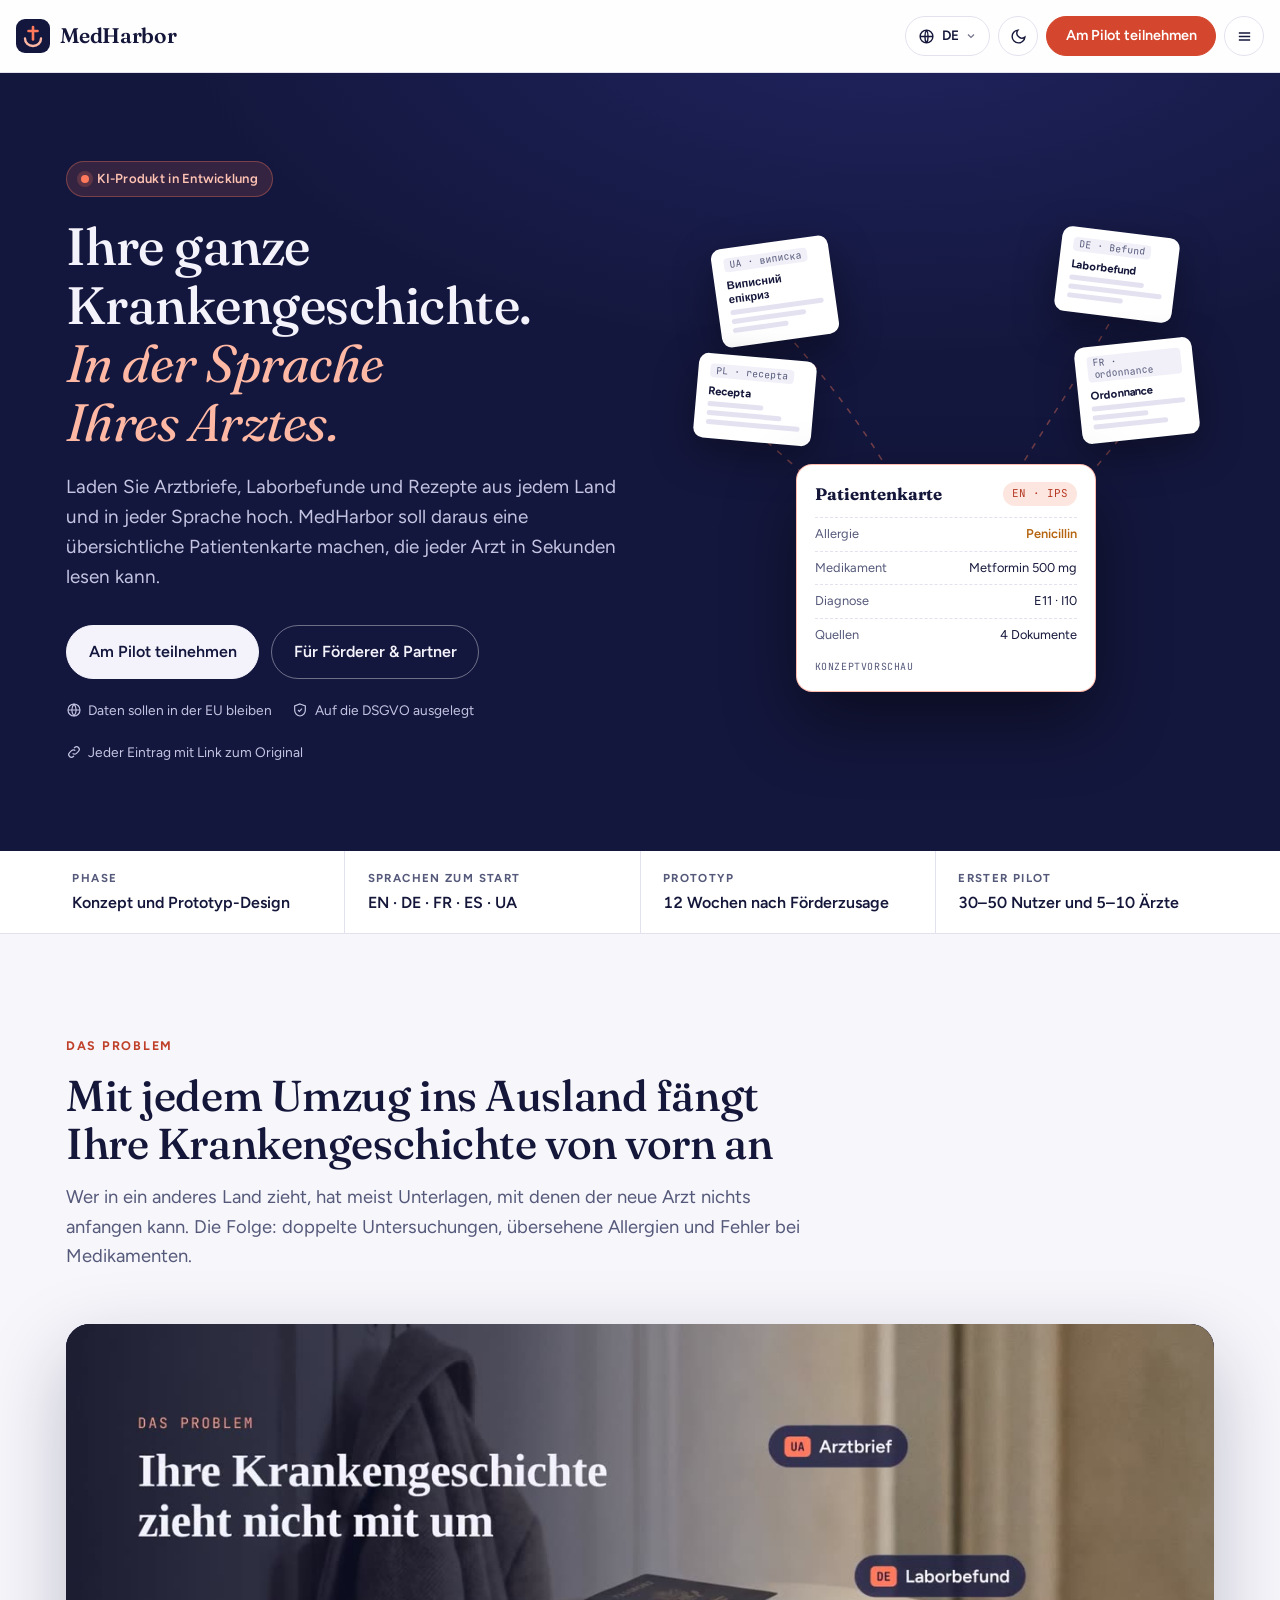
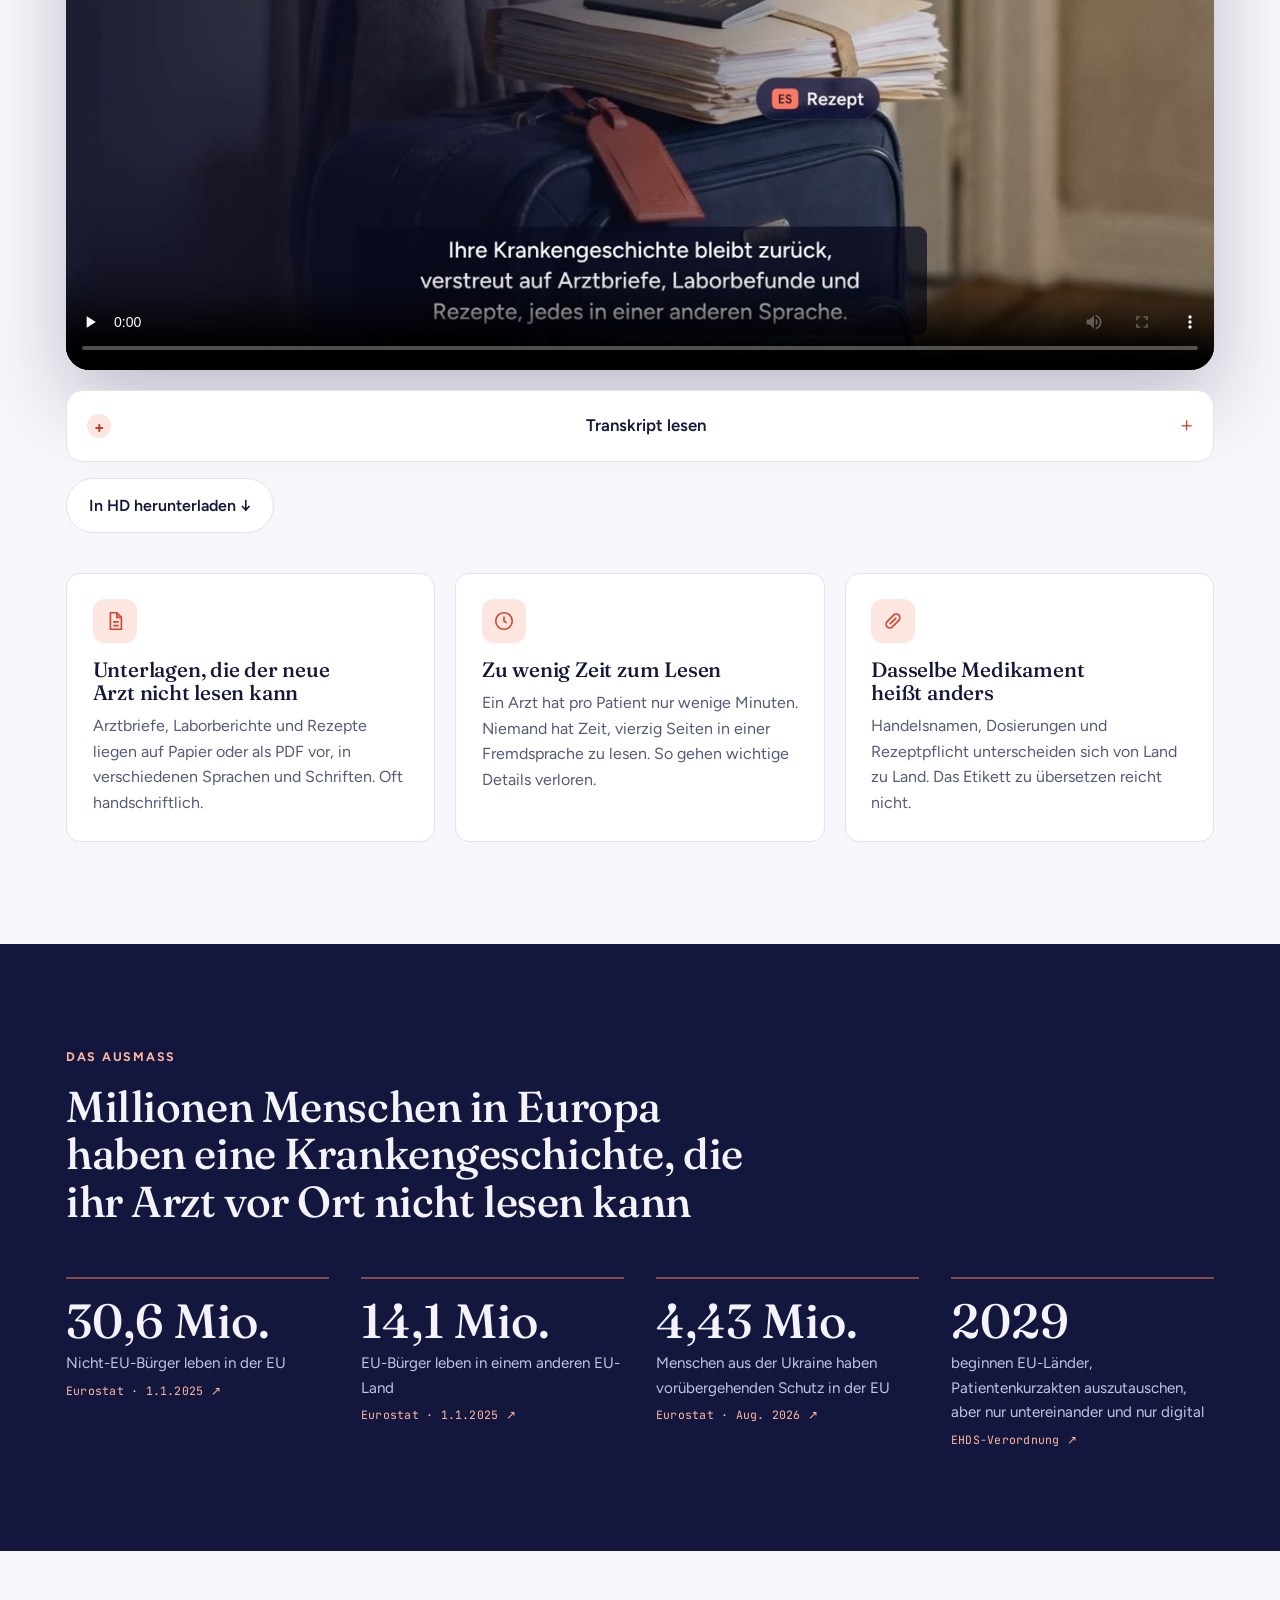
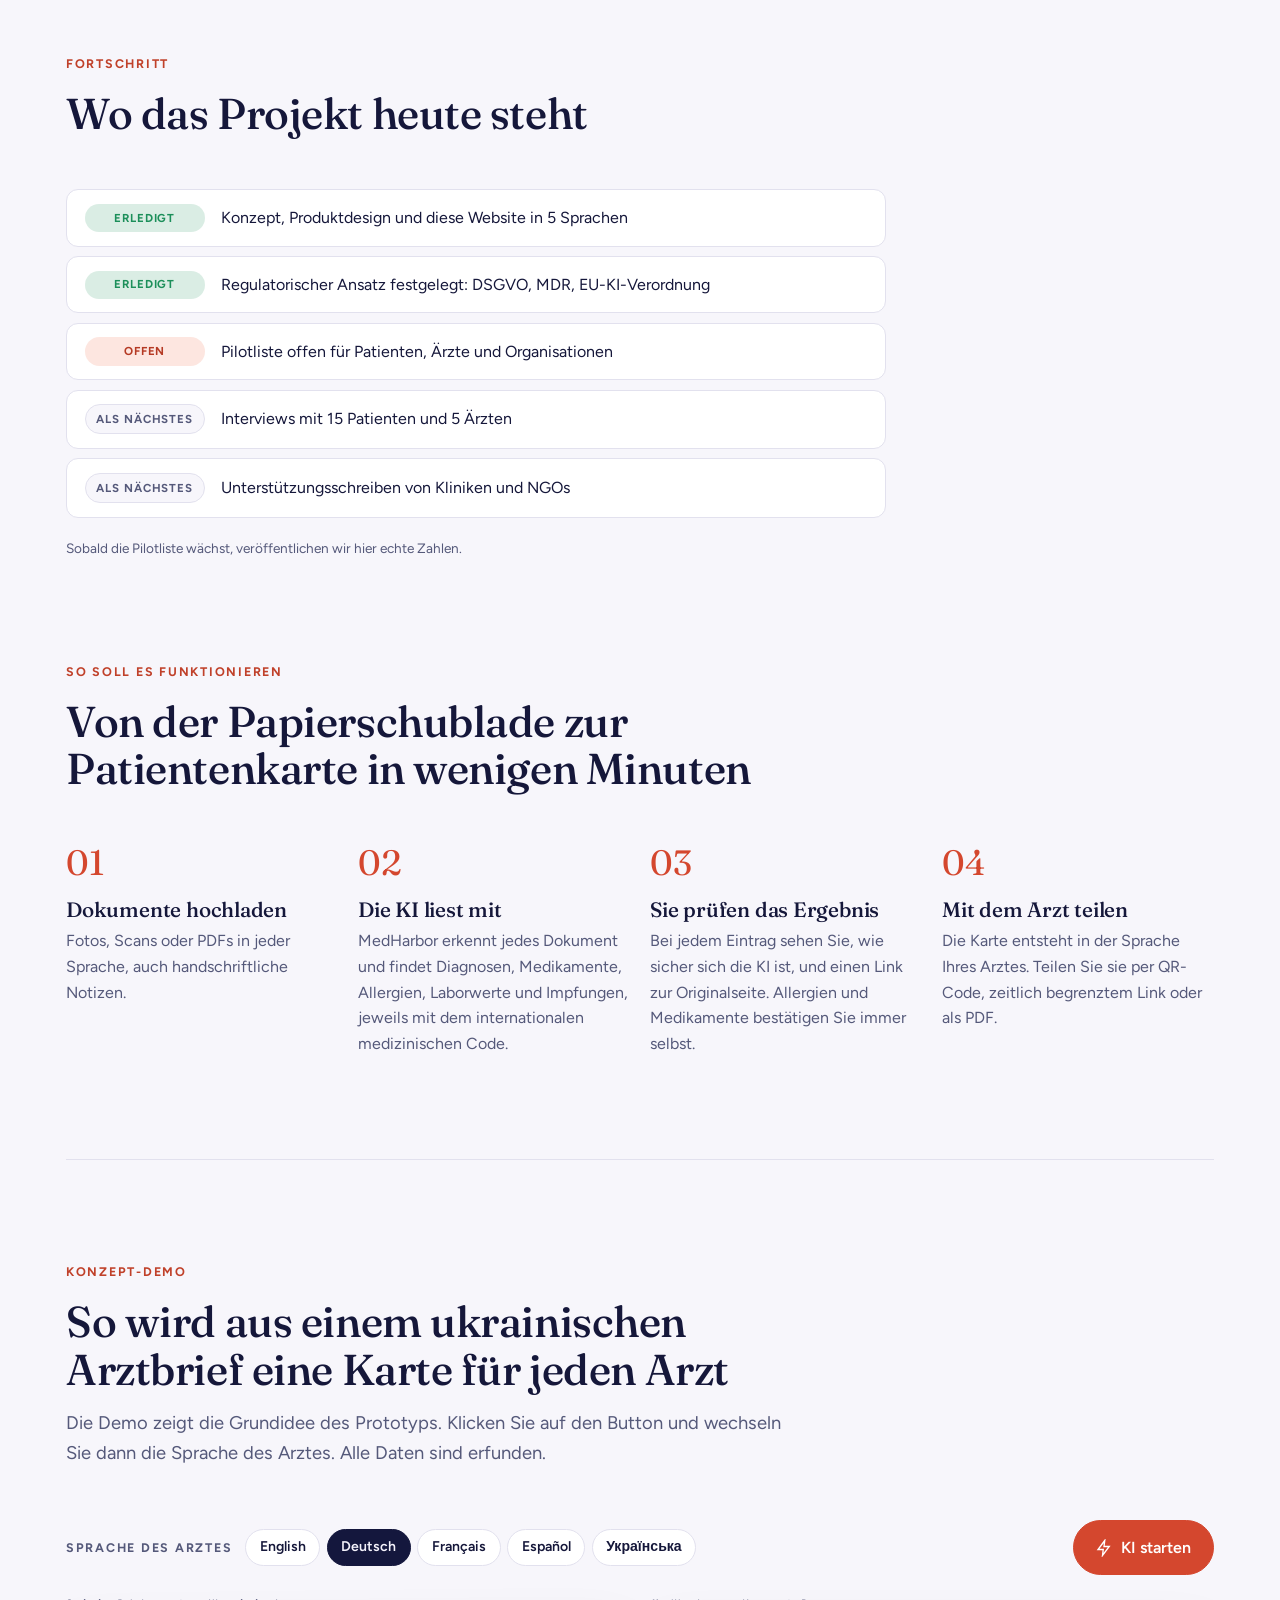
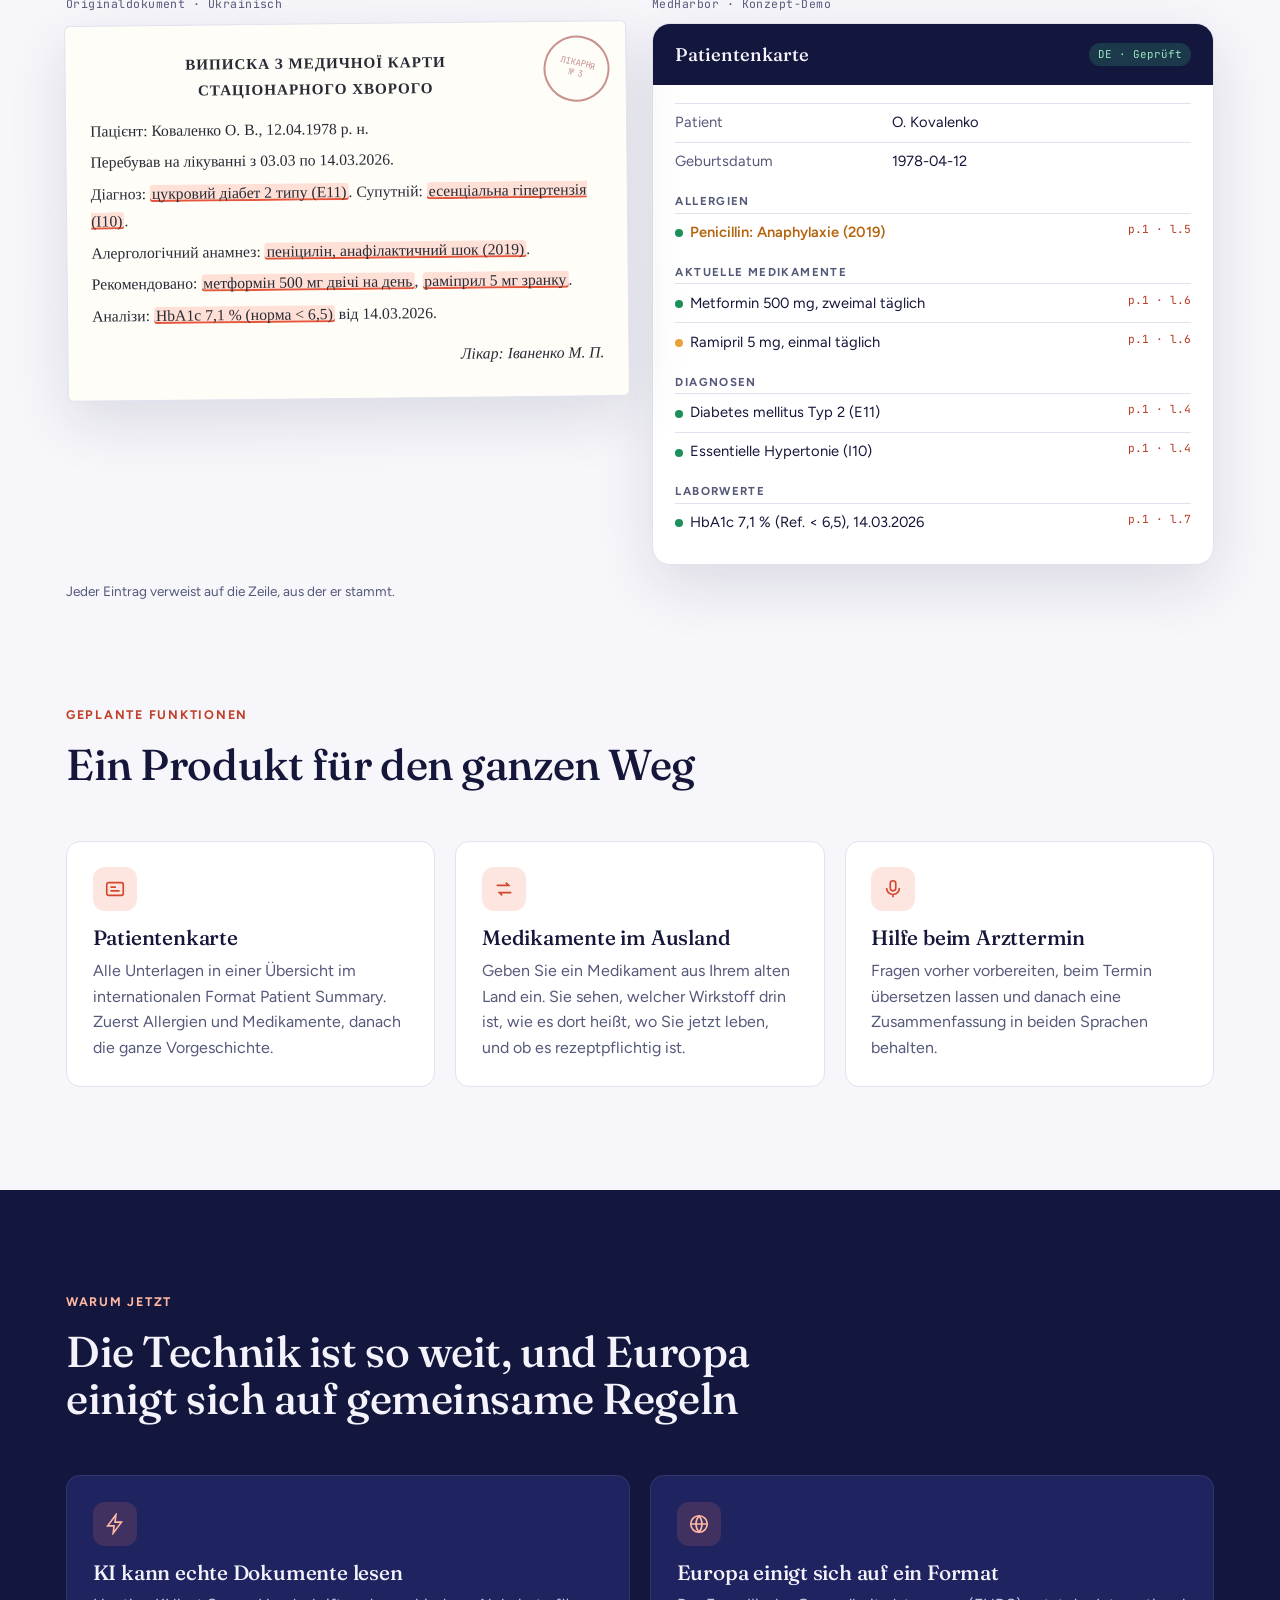
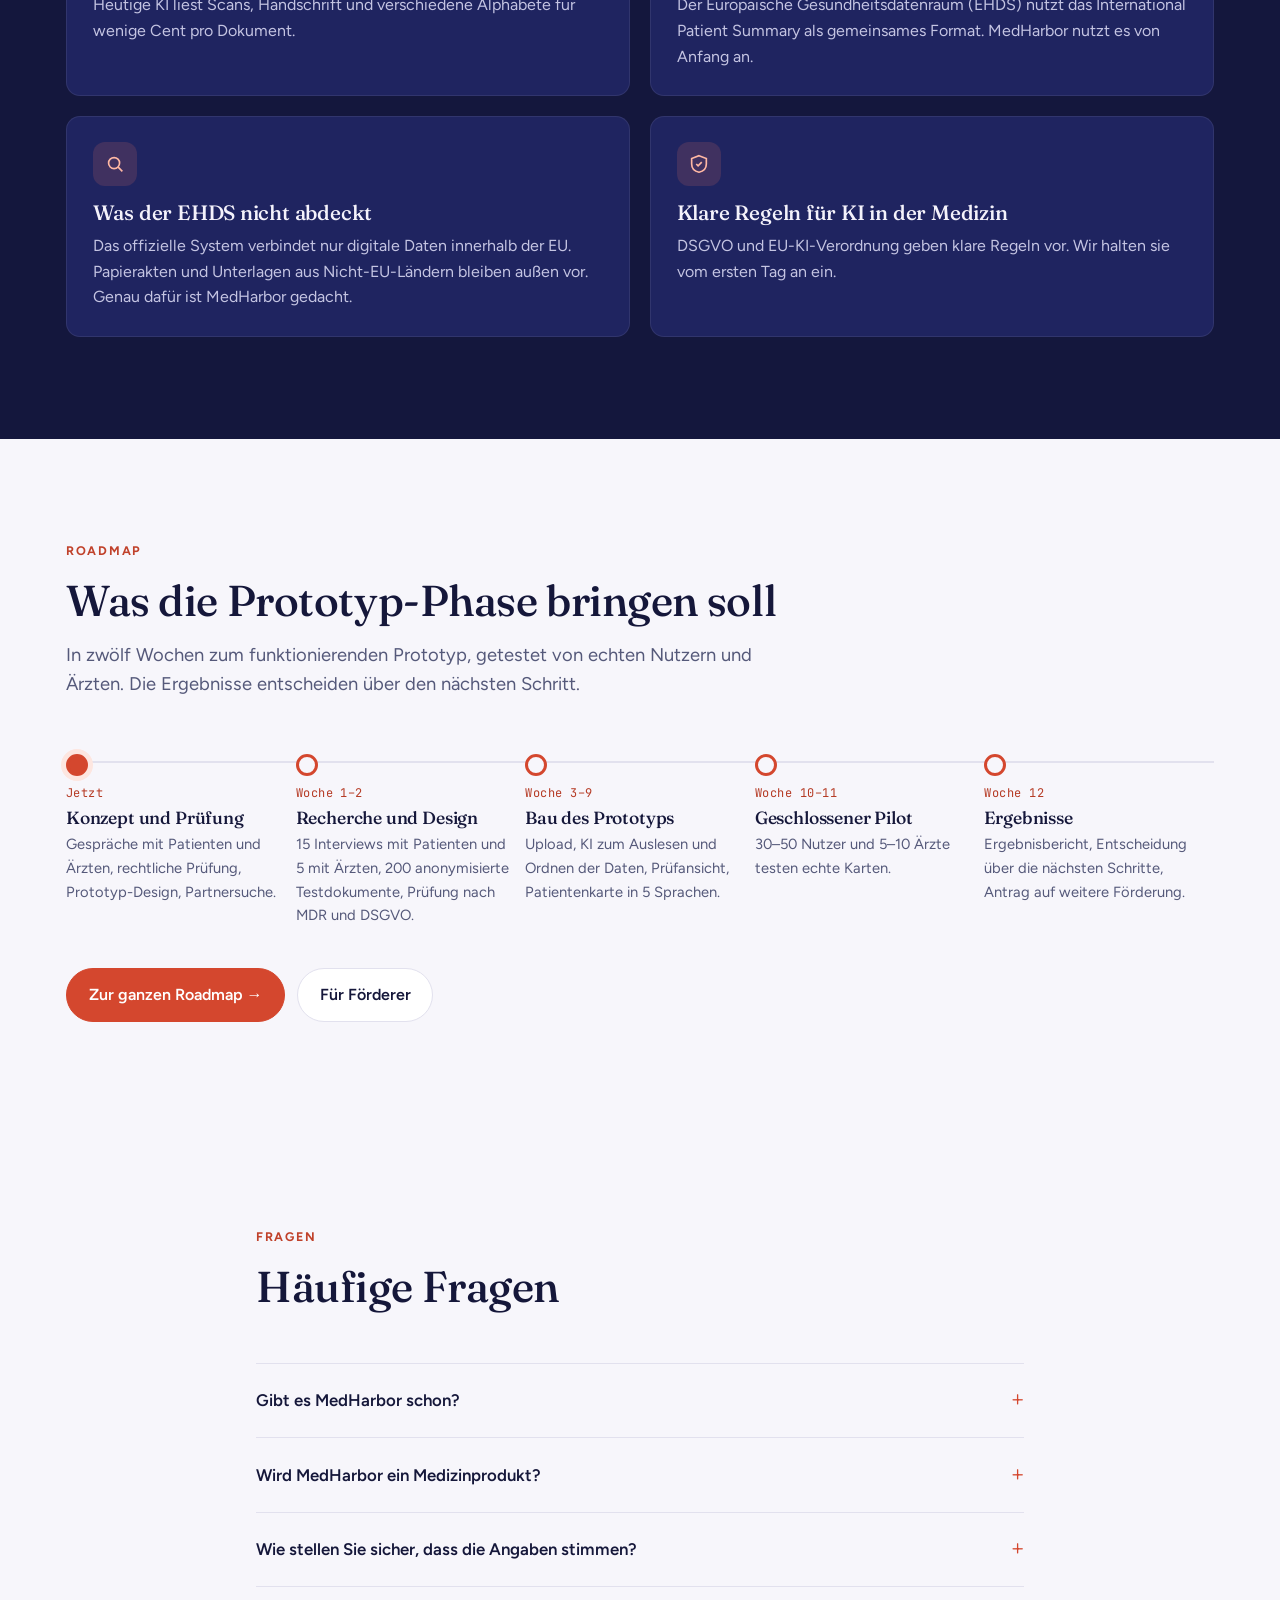
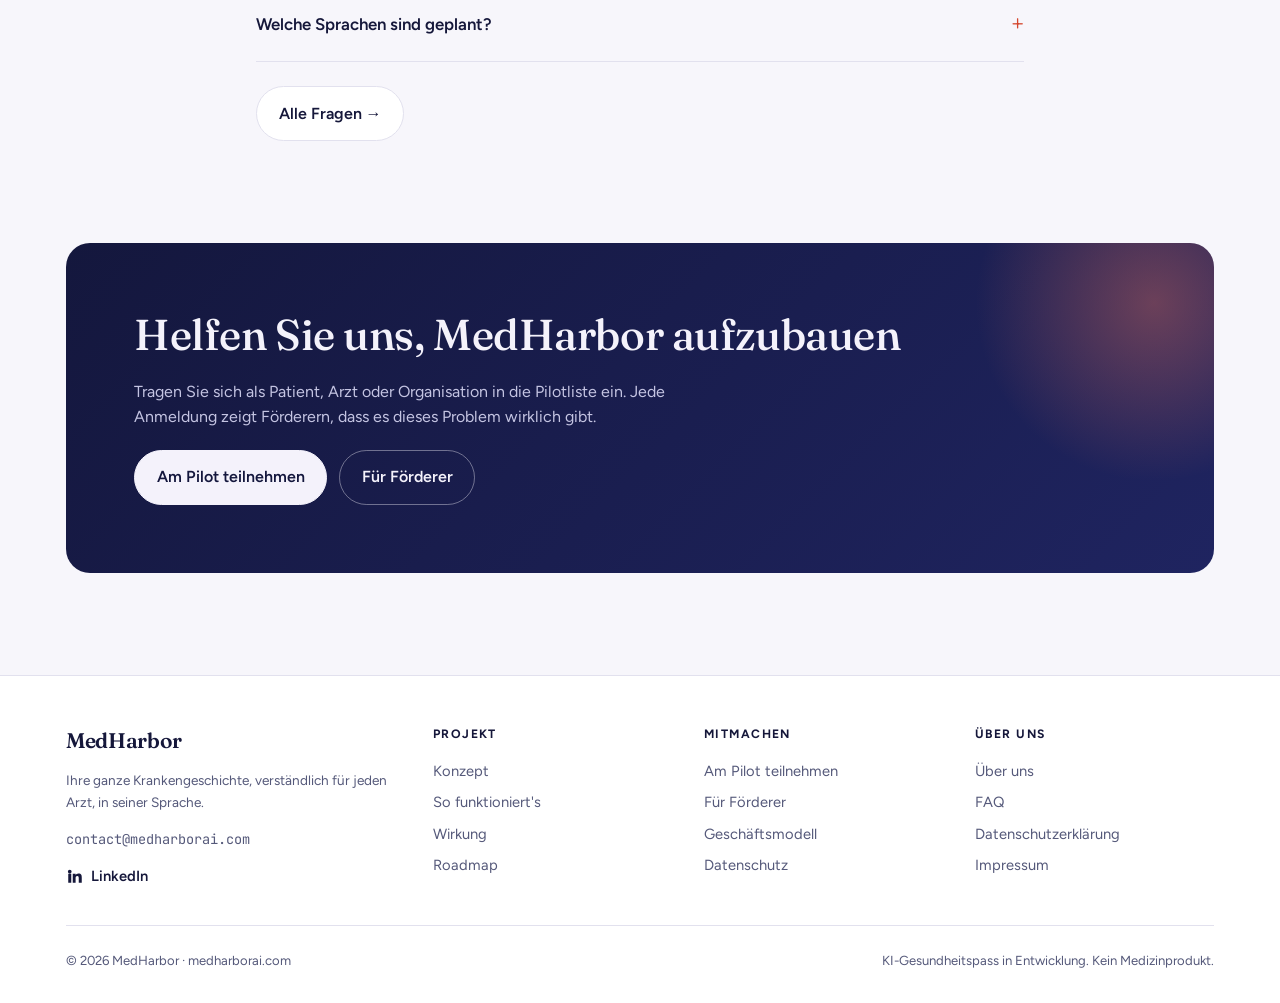
<file: de/index.html>
<!doctype html>
<html lang="de" data-base="../">
<head>
<meta charset="utf-8">
<meta name="viewport" content="width=device-width, initial-scale=1, viewport-fit=cover">
<title>MedHarbor: Ihre ganze Krankengeschichte in der Sprache Ihres Arztes</title>
<meta name="description" content="KI-Gesundheitspass in Entwicklung: eine übersichtliche Patientenkarte, die jeder Arzt in seiner eigenen Sprache lesen kann.">
<meta name="theme-color" content="#14173d">
<link rel="canonical" href="https://medharborai.com/de/">
<link rel="alternate" hreflang="en" href="https://medharborai.com/">
<link rel="alternate" hreflang="de" href="https://medharborai.com/de/">
<link rel="alternate" hreflang="fr" href="https://medharborai.com/fr/">
<link rel="alternate" hreflang="es" href="https://medharborai.com/es/">
<link rel="alternate" hreflang="uk" href="https://medharborai.com/ua/">
<link rel="alternate" hreflang="x-default" href="https://medharborai.com/">
<meta property="og:type" content="website">
<meta property="og:site_name" content="MedHarbor">
<meta property="og:locale" content="de_DE">
<meta property="og:locale:alternate" content="en_GB">
<meta property="og:locale:alternate" content="fr_FR">
<meta property="og:locale:alternate" content="es_ES">
<meta property="og:locale:alternate" content="uk_UA">
<meta property="og:title" content="MedHarbor: Ihre ganze Krankengeschichte in der Sprache Ihres Arztes">
<meta property="og:description" content="KI-Gesundheitspass in Entwicklung: eine übersichtliche Patientenkarte, die jeder Arzt in seiner eigenen Sprache lesen kann.">
<meta property="og:url" content="https://medharborai.com/de/">
<meta property="og:image" content="https://medharborai.com/og-image-de.jpg">
<meta property="og:image:secure_url" content="https://medharborai.com/og-image-de.jpg">
<meta property="og:image:type" content="image/jpeg">
<meta property="og:image:width" content="1200">
<meta property="og:image:height" content="630">
<meta property="og:image:alt" content="MedHarbor: Ihre ganze Krankengeschichte in der Sprache Ihres Arztes">
<meta name="twitter:card" content="summary_large_image">
<meta name="twitter:title" content="MedHarbor: Ihre ganze Krankengeschichte in der Sprache Ihres Arztes">
<meta name="twitter:description" content="KI-Gesundheitspass in Entwicklung: eine übersichtliche Patientenkarte, die jeder Arzt in seiner eigenen Sprache lesen kann.">
<meta name="twitter:image" content="https://medharborai.com/og-image-de.jpg">
<link rel="icon" href="../favicon.ico" sizes="48x48">
<link rel="icon" href="../favicon.svg" type="image/svg+xml">
<link rel="apple-touch-icon" href="../apple-touch-icon.png">
<link rel="manifest" href="../site.webmanifest">
<link rel="preload" href="../fonts/mh-body-latin-normal.woff2" as="font" type="font/woff2" crossorigin>
<link rel="preload" href="../fonts/mh-display-latin-normal.woff2" as="font" type="font/woff2" crossorigin>
<script type="application/ld+json">{"@context":"https://schema.org","@type":"Organization","name":"MedHarbor","url":"https://medharborai.com/","logo":"https://medharborai.com/icon-512.png","email":"contact@medharborai.com","sameAs":["https://www.linkedin.com/company/medharborai/"],"founder":{"@type":"Person","name":"Pavlo Bulelik","jobTitle":"Founder and CEO","image":"https://medharborai.com/img/founder-512.webp","sameAs":"https://www.linkedin.com/in/pavlobulelik"}}</script>
<style>:root{padding-top:env(safe-area-inset-top,0px);padding-bottom:env(safe-area-inset-bottom,0px)}</style>
<link rel="stylesheet" href="../fonts.css">
<style>
/* Layout concept: a calm harbour. Light working pages, one deep-indigo hero where scattered documents dock into one card; coral marks what matters. */
:root{
  --bg:#f7f6fb; --bg-2:#ffffff; --ink:#15173a; --ink-2:#55597a; --line:#e2e1ee;
  --harbor:#14173d; --harbor-2:#1f2460; --on-harbor:#f4f2fb; --on-harbor-2:#c4c4e2;
  --tide:#d4472e; --tide-2:#b53a24; --tide-soft:#fde6e0; --eyebrow:#c0412a;
  --amber:#e9a23b; --amber-soft:#fcefd8; --good:#1c8f5a; --warn:#b5650f;
  --shadow:0 20px 60px rgba(20,23,61,.12);
  --display:"MH Display",Georgia,"Times New Roman",serif;
  --body:"MH Body","Segoe UI",Roboto,Helvetica,Arial,sans-serif;
  --mono:"MH Mono",ui-monospace,SFMono-Regular,Menlo,monospace;
  --r:14px; --gl:max(16px,env(safe-area-inset-left,0px)); --gr:max(16px,env(safe-area-inset-right,0px));
}
@media (prefers-color-scheme:dark){:root:not([data-theme="light"]){
  --bg:#0e0f26; --bg-2:#171a3a; --ink:#ecebf7; --ink-2:#b0b1d0; --line:#2a2d55;
  --harbor:#090a1c; --harbor-2:#171a45; --on-harbor:#f4f2fb; --on-harbor-2:#c4c4e2;
  --tide:#ff7a5c; --tide-2:#ff9a82; --tide-soft:#3d1c18; --eyebrow:#ff9a82;
  --amber:#f0b64f; --amber-soft:#3a2d12; --good:#3fbf83; --warn:#f0a548;
  --shadow:0 20px 60px rgba(0,0,0,.45); color-scheme:dark}}
:root[data-theme="dark"]{
  --bg:#0e0f26; --bg-2:#171a3a; --ink:#ecebf7; --ink-2:#b0b1d0; --line:#2a2d55;
  --harbor:#090a1c; --harbor-2:#171a45; --on-harbor:#f4f2fb; --on-harbor-2:#c4c4e2;
  --tide:#ff7a5c; --tide-2:#ff9a82; --tide-soft:#3d1c18; --eyebrow:#ff9a82;
  --amber:#f0b64f; --amber-soft:#3a2d12; --good:#3fbf83; --warn:#f0a548;
  --shadow:0 20px 60px rgba(0,0,0,.45); color-scheme:dark}

*{box-sizing:border-box}
[hidden]{display:none!important}
html{scroll-behavior:smooth;overflow-x:clip}
body{margin:0;overflow-x:clip;background:var(--bg);color:var(--ink);font-family:var(--body);font-size:16px;line-height:1.6;-webkit-font-smoothing:antialiased}
body::before{content:"";position:fixed;inset:0 0 auto;height:env(safe-area-inset-top,0px);z-index:60;background:var(--bg-2)}
a{color:inherit}
img,svg{max-width:100%}
h1,h2,h3,h4{font-family:var(--display);font-weight:500;line-height:1.1;margin:0;text-wrap:balance;letter-spacing:-.01em}
h1{font-size:clamp(2.3rem,5.4vw,4.3rem)}
h2{font-size:clamp(1.75rem,3.5vw,2.7rem)}
h3{font-size:1.3rem}
p{margin:0}
.wrap{max-width:1180px;margin:0 auto;padding-left:var(--gl);padding-right:var(--gr)}
.narrow{max-width:800px}
.eyebrow{font-size:.78rem;letter-spacing:.14em;text-transform:uppercase;font-weight:700;color:var(--eyebrow)}
.lead{font-size:1.15rem;color:var(--ink-2);max-width:62ch}
.muted{color:var(--ink-2)}
.mono{font-family:var(--mono);font-size:.85rem}
.btn{display:inline-flex;align-items:center;justify-content:center;gap:.5rem;padding:.85rem 1.35rem;border-radius:999px;text-decoration:none;border:1.5px solid transparent;cursor:pointer;font:inherit;font-weight:600;white-space:nowrap;transition:transform .15s,box-shadow .15s,background .15s,border-color .15s}
.btn:active{transform:translateY(1px)}
.btn-primary{background:var(--tide);color:#fff;border-color:var(--tide)}
.btn-primary:hover{background:var(--tide-2);border-color:var(--tide-2);box-shadow:0 10px 30px rgba(212,71,46,.3)}
.btn-ghost{background:var(--bg-2);border-color:var(--line);color:var(--ink)}
.btn-ghost:hover{border-color:var(--ink-2)}
.btn-light{background:var(--on-harbor);color:#14173d;border-color:var(--on-harbor)}
.btn-outline-light{background:transparent;color:var(--on-harbor);border-color:rgba(244,242,251,.4)}
.btn-outline-light:hover{border-color:var(--on-harbor)}
.btn:disabled{opacity:.6;cursor:default}
:focus-visible{outline:2px solid var(--tide);outline-offset:3px}
.section{padding-block:clamp(3.5rem,8vw,6.5rem)}
.section.tight{padding-top:0}
.section:not(.band)+.section:not(.band){padding-top:0}
.section-head{display:grid;gap:1rem;max-width:780px;margin-bottom:clamp(2rem,5vw,3.25rem)}
.grid{display:grid;gap:1.25rem}
.g2{grid-template-columns:repeat(2,minmax(0,1fr))}
@media (max-width:760px){.g2{grid-template-columns:1fr}}
.g3{grid-template-columns:repeat(3,minmax(0,1fr))}
.g4{grid-template-columns:repeat(4,minmax(0,1fr))}
@media (max-width:1000px){.g4{grid-template-columns:repeat(2,minmax(0,1fr))}}
@media (max-width:860px){.g3{grid-template-columns:1fr}}
@media (max-width:560px){.g4{grid-template-columns:1fr}}
.card{background:var(--bg-2);border:1px solid var(--line);border-radius:var(--r);padding:1.6rem;min-width:0}
.card h3{margin-bottom:.5rem}
.card p{color:var(--ink-2)}
.icon{width:44px;height:44px;border-radius:12px;background:var(--tide-soft);color:var(--tide);display:grid;place-items:center;margin-bottom:1rem;flex-shrink:0}
.icon svg{width:22px;height:22px}

/* header */
header{position:sticky;top:env(safe-area-inset-top,0px);z-index:50;background:color-mix(in srgb,var(--bg-2) 84%,transparent);backdrop-filter:saturate(1.4) blur(14px);-webkit-backdrop-filter:saturate(1.4) blur(14px);border-bottom:1px solid var(--line)}
header .wrap{max-width:1320px}
.nav{display:flex;align-items:center;gap:1.25rem;height:72px}
.logo{display:flex;align-items:center;gap:.65rem;text-decoration:none;font-family:var(--display);font-weight:600;font-size:1.32rem;letter-spacing:-.015em;white-space:nowrap;flex-shrink:0;color:var(--ink)}
.logo svg{width:34px;height:34px;flex-shrink:0;display:block}
.links{display:flex;align-items:center;gap:.15rem;margin:0 auto;padding:4px;border:1px solid var(--line);border-radius:999px;background:var(--bg)}
.links a{text-decoration:none;padding:.5rem .95rem;border-radius:999px;font-weight:500;color:var(--ink-2);font-size:.92rem;white-space:nowrap;transition:color .15s,background .15s}
.links a:hover{color:var(--ink)}
.links a.active{color:var(--ink);background:var(--bg-2);box-shadow:0 1px 3px rgba(20,23,61,.12)}
.nav-right{display:flex;align-items:center;gap:.5rem;flex-shrink:0}
.lang{position:relative}
.ctrl{display:inline-flex;align-items:center;justify-content:center;gap:.4rem;height:40px;min-width:40px;padding:0 .75rem;border:1px solid var(--line);background:var(--bg-2);border-radius:999px;font:inherit;font-weight:600;font-size:.85rem;cursor:pointer;color:var(--ink);white-space:nowrap}
.ctrl:hover{border-color:var(--ink-2)}
.ctrl svg{width:17px;height:17px;flex-shrink:0;display:block}
.icon-btn{padding:0;width:40px}
.lang-menu{position:absolute;right:0;top:calc(100% + 10px);background:var(--bg-2);border:1px solid var(--line);border-radius:14px;box-shadow:var(--shadow);min-width:200px;padding:.4rem;display:none;z-index:70}
.lang-menu.open{display:block}
.lang-menu button{display:flex;width:100%;gap:.7rem;align-items:center;border:0;background:none;text-align:left;padding:.6rem .75rem;border-radius:9px;font:inherit;font-size:.95rem;cursor:pointer;color:var(--ink)}
.lang-menu button:hover,.lang-menu button.on{background:var(--bg)}
.lang-menu button.on::after{content:"";margin-left:auto;width:12px;height:7px;border-left:2px solid var(--tide);border-bottom:2px solid var(--tide);transform:rotate(-45deg) translateY(-2px)}
.lang-menu .code{font-family:var(--mono);font-size:.72rem;color:var(--ink-2);width:2.2ch}
.cta-nav{height:40px;padding:0 1.15rem;font-size:.9rem}
.burger{display:none}
.mobile-menu{display:none;border-top:1px solid var(--line);padding:.4rem 0 .6rem}
.mobile-menu a{display:block;padding:.5rem .75rem;font-size:.95rem;text-decoration:none;font-weight:500;border-radius:10px}
.mobile-menu a:hover,.mobile-menu a.active{background:var(--bg)}
.mobile-menu.open{display:grid;grid-template-columns:repeat(auto-fill,minmax(200px,1fr));gap:0 .75rem;max-height:calc(100vh - 80px);overflow-y:auto}
.mobile-menu .mm-cta{display:none}
@media (max-width:640px){.mobile-menu.open{grid-template-columns:1fr}.mobile-menu .mm-cta{display:inline-flex;margin-top:.5rem}}
@media (max-width:1360px){.links{display:none}.burger{display:inline-flex}.nav-right{margin-left:auto}}
@media (max-width:640px){.nav .cta-nav{display:none}.nav{height:64px;gap:.75rem}}
@media (max-width:420px){.nav{gap:.5rem}.nav-right{gap:.35rem}.nav-right .ctrl{padding:0 .6rem;min-width:38px;height:38px}.lang #langBtn svg{display:none}.logo{font-size:1.15rem}}

/* hero */
.hero{background:radial-gradient(1200px 600px at 70% -10%,var(--harbor-2),var(--harbor) 60%);color:var(--on-harbor);position:relative;overflow:hidden}
.hero .wrap{display:grid;grid-template-columns:1.05fr 1fr;gap:3rem;align-items:center;padding-block:clamp(3rem,7vw,5.5rem)}
.stage{display:inline-flex;align-items:center;gap:.55rem;padding:.4rem .85rem;border-radius:999px;background:rgba(255,122,92,.14);border:1px solid rgba(255,122,92,.35);color:#ffc3b3;font-size:.82rem;font-weight:600;letter-spacing:.02em}
.stage i{width:8px;height:8px;border-radius:50%;background:#ff7a5c;box-shadow:0 0 0 4px rgba(255,122,92,.2);animation:blink 2s ease-in-out infinite}
@keyframes blink{50%{opacity:.35}}
.hero h1{margin:1.25rem 0 1.25rem;font-size:clamp(2.1rem,4.1vw,3.4rem);line-height:1.12}
.hero h1 em{display:block;font-style:italic;color:#ffb8a4;font-weight:400}
.hero .lead{color:var(--on-harbor-2);font-size:1.18rem}
.hero-cta{display:flex;gap:.75rem;flex-wrap:wrap;margin-top:2rem}
.hero-note{margin-top:1.25rem;font-size:.86rem;color:var(--on-harbor-2);display:flex;gap:1.25rem;flex-wrap:wrap}
.hero-note span{display:inline-flex;align-items:center;gap:.4rem}
.hero-note svg{width:16px;height:16px}
@media (max-width:900px){.hero .wrap{grid-template-columns:1fr}}
.harbor{position:relative;aspect-ratio:1/1;max-width:500px;width:100%;margin:0 auto;min-width:0}
.doc{position:absolute;width:118px;padding:10px 12px;border-radius:10px;background:#fff;color:#15173a;box-shadow:0 14px 40px rgba(0,0,0,.35);font-size:.68rem;line-height:1.25;transform:rotate(var(--rot));animation:drift 7s ease-in-out infinite alternate;animation-delay:var(--d)}
.doc .tag{display:inline-block;font-family:var(--mono);font-size:.6rem;padding:1px 6px;border-radius:4px;background:#f1f0f8;color:#55597a;margin-bottom:6px}
.doc .ln{height:5px;border-radius:3px;background:#e4e2f0;margin:4px 0}
.doc .ln.s{width:60%}.doc .ln.m{width:80%}
.doc .h{font-weight:700;font-size:.7rem;margin-bottom:2px}
@keyframes drift{from{transform:rotate(var(--rot)) translateY(0)}to{transform:rotate(calc(var(--rot) * -.6)) translateY(-10px)}}
.lane{position:absolute;inset:0;pointer-events:none;width:100%;height:100%}
.lane path{fill:none;stroke:rgba(255,122,92,.4);stroke-width:1.5;stroke-dasharray:6 8;animation:flow 3s linear infinite}
@keyframes flow{to{stroke-dashoffset:-28}}
.pcard{position:absolute;left:50%;bottom:4%;transform:translateX(-50%);width:min(300px,80%);background:#fff;color:#15173a;border-radius:16px;padding:16px 18px;box-shadow:0 30px 70px rgba(0,0,0,.45);border:1px solid rgba(255,122,92,.5)}
.pcard .top{display:flex;justify-content:space-between;align-items:center;gap:.5rem;margin-bottom:10px}
.pcard .top b{font-family:var(--display);font-size:1.05rem}
.pcard .pill{background:#fde6e0;color:#b53a24}
.pcard .row{display:flex;justify-content:space-between;gap:.75rem;font-size:.8rem;padding:6px 0;border-top:1px dashed #e2e1ee}
.pcard .row span:first-child{color:#55597a}
.pcard .row.alert span:last-child{color:#b5650f;font-weight:600}
.pcard .foot{margin-top:8px;font-family:var(--mono);font-size:.62rem;color:#55597a;letter-spacing:.06em;text-transform:uppercase}
@media (max-width:600px){.doc.lo{display:none}.doc{width:104px}}
@media (prefers-reduced-motion:reduce){*{animation:none!important;transition:none!important}}
.pill{display:inline-block;font-family:var(--mono);font-size:.68rem;padding:3px 9px;border-radius:999px;background:var(--tide-soft);color:var(--tide-2);white-space:nowrap}

/* snapshot */
.snap{background:var(--bg-2);border-bottom:1px solid var(--line)}
.snap .wrap{display:grid;grid-template-columns:repeat(4,minmax(0,1fr));gap:1px;background:var(--line);padding-left:0;padding-right:0}
.snap .cell{background:var(--bg-2);padding:1.1rem 1.4rem;min-width:0}
.snap .k{font-size:.72rem;letter-spacing:.12em;text-transform:uppercase;font-weight:700;color:var(--ink-2)}
.snap .v{font-weight:600;font-size:1rem;margin-top:.15rem;font-variant-numeric:tabular-nums}
@media (max-width:860px){.snap .wrap{grid-template-columns:repeat(2,minmax(0,1fr))}}
@media (max-width:420px){.snap .wrap{grid-template-columns:1fr}}

/* bands */
.band{background:var(--harbor);color:var(--on-harbor)}
.band .lead,.band p{color:var(--on-harbor-2)}
.band .card{background:var(--harbor-2);border-color:rgba(255,255,255,.08)}
.band .card h3{color:var(--on-harbor)}
.band .card p{color:var(--on-harbor-2)}
.band .icon{background:rgba(255,122,92,.15);color:#ffb8a4}
.band .eyebrow{color:#ffb8a4}

/* stats */
.stats{display:grid;grid-template-columns:repeat(4,minmax(0,1fr));gap:2rem}
@media (max-width:1000px){.stats{grid-template-columns:repeat(2,minmax(0,1fr))}}
@media (max-width:480px){.stats{grid-template-columns:1fr}}
.stat{display:grid;gap:.4rem;align-content:start;border-top:2px solid rgba(255,122,92,.5);padding-top:1.1rem}
.stat b{font-family:var(--display);font-size:clamp(2.2rem,4vw,3rem);line-height:1;font-weight:500;font-variant-numeric:tabular-nums;color:var(--on-harbor)}
.stat span{color:var(--on-harbor-2);font-size:.95rem}
.stat a{font-family:var(--mono);font-size:.72rem;color:#ffb8a4;text-decoration:none;letter-spacing:.02em}
.stat a:hover{text-decoration:underline}

/* steps */
.steps{counter-reset:s}
.step{position:relative;padding-top:3.4rem;min-width:0}
.step::before{counter-increment:s;content:counter(s,decimal-leading-zero);position:absolute;left:0;top:0;font-family:var(--display);font-size:2.2rem;line-height:1;color:var(--tide)}
.band .step::before{color:#ffb8a4}
.step h3{margin-bottom:.4rem}

/* demo */
.demo{display:grid;grid-template-columns:1fr 1fr;gap:1.5rem;align-items:start}
@media (max-width:900px){.demo{grid-template-columns:1fr}}
.demo-bar{display:flex;flex-wrap:wrap;gap:1rem;align-items:center;justify-content:space-between;margin-bottom:1.25rem}
.chips{display:flex;gap:.4rem;flex-wrap:wrap}
.chip{border:1px solid var(--line);background:var(--bg-2);border-radius:999px;padding:.42rem .85rem;font:inherit;font-size:.88rem;font-weight:600;cursor:pointer;color:var(--ink)}
.chip.on{background:var(--harbor);color:var(--on-harbor);border-color:var(--harbor)}
.paper{background:#fffdf8;color:#2a2a35;border:1px solid var(--line);border-radius:6px;padding:1.6rem 1.5rem;font-family:"Times New Roman",Georgia,serif;font-size:.98rem;line-height:1.75;box-shadow:var(--shadow);position:relative;min-width:0;transform:rotate(-.6deg)}
.paper .stamp{position:absolute;right:16px;top:14px;border:2px solid #9a3b3b;color:#9a3b3b;border-radius:50%;width:66px;height:66px;display:grid;place-items:center;font-size:.55rem;font-family:var(--mono);text-align:center;line-height:1.1;transform:rotate(14deg);opacity:.55}
.paper h5{margin:0 0 .75rem;font-size:.95rem;letter-spacing:.06em;text-align:center;font-weight:700;padding-right:60px}
.paper p{margin:.25rem 0}
.paper mark{background:transparent;color:inherit;border-radius:3px;padding:0 2px;transition:background .35s,box-shadow .35s}
.paper mark.on{background:#ffe0d6;box-shadow:inset 0 -2px 0 #e5573d}
.paper mark.now{background:#ffc9b8}
.paper-cap{font-family:var(--mono);font-size:.72rem;color:var(--ink-2);margin-bottom:.6rem;letter-spacing:.04em}
.sheet{background:var(--bg-2);border:1px solid var(--line);border-radius:18px;box-shadow:var(--shadow);overflow:hidden;min-width:0}
.sheet-head{background:var(--harbor);color:var(--on-harbor);padding:1rem 1.4rem;display:flex;justify-content:space-between;align-items:center;gap:1rem;flex-wrap:wrap}
.sheet-head b{font-family:var(--display);font-size:1.15rem;font-weight:500}
.sheet-head .pill{background:rgba(255,255,255,.12);color:var(--on-harbor)}
.sheet-head .pill.ok{background:rgba(63,191,131,.2);color:#9be7c2}
.sheet-body{padding:1.1rem 1.4rem 1.4rem;display:grid;gap:.9rem}
.sheet h4{font-family:var(--body);font-size:.72rem;letter-spacing:.12em;text-transform:uppercase;color:var(--ink-2);margin-bottom:.3rem;font-weight:700}
.sheet table{width:100%;border-collapse:collapse;font-size:.92rem}
.sheet td{padding:.45rem 0;border-top:1px solid var(--line);vertical-align:top}
.sheet td:first-child{color:var(--ink-2);width:42%}
.sheet td.v{color:var(--ink);width:auto}
.sheet td.src{font-family:var(--mono);font-size:.7rem;color:var(--tide-2);white-space:nowrap;text-align:right;width:1%;padding-left:.75rem}
.sheet tr.alert td.v{color:var(--warn);font-weight:600}
.sheet tr.fresh td{animation:pop .5s ease}
@keyframes pop{from{background:var(--tide-soft)}to{background:transparent}}
.conf{display:inline-block;width:8px;height:8px;border-radius:50%;background:var(--good);margin-right:7px;vertical-align:middle}
.conf.mid{background:var(--amber)}
.skel{display:inline-block;height:9px;border-radius:5px;background:var(--line);width:70%;vertical-align:middle}
.demo-actions{display:flex;gap:.75rem;align-items:center;flex-wrap:wrap;margin-top:1.25rem}
.demo-note{font-size:.85rem;color:var(--ink-2)}

/* tables */
.progress{list-style:none;margin:0;padding:0;display:grid;gap:.6rem;max-width:820px}
.progress li{display:flex;gap:1rem;align-items:center;background:var(--bg-2);border:1px solid var(--line);border-radius:12px;padding:.85rem 1.1rem}
.st{flex-shrink:0;min-width:7.5rem;text-align:center;font-size:.72rem;font-weight:700;letter-spacing:.08em;text-transform:uppercase;padding:.3rem .6rem;border-radius:999px}
.st-done{background:color-mix(in srgb,var(--good) 16%,transparent);color:var(--good)}
.st-open{background:var(--tide-soft);color:var(--tide-2)}
.st-next{background:var(--bg);color:var(--ink-2);border:1px solid var(--line)}
.next{margin:0;padding-left:1.2rem;display:grid;gap:.55rem;color:var(--ink-2)}
.next li::marker{color:var(--tide);font-weight:700}
.social{display:inline-flex!important;align-items:center;gap:.45rem;margin-top:.6rem;font-weight:600;color:var(--ink)}
.demo-bar .btn{flex-shrink:0}
@media (max-width:640px){
 .section{padding-block:2.75rem}
 .section-head{margin-bottom:1.5rem}
 .hide-m{display:none}
 .card{padding:1.15rem}
 .card .icon{width:36px;height:36px;margin-bottom:.6rem}
 .card .icon svg{width:18px;height:18px}
 .step{padding-top:2.6rem}
 .step::before{font-size:1.7rem}
 .stats{grid-template-columns:repeat(2,minmax(0,1fr));gap:1.25rem}
 .stat b{font-size:1.9rem}
 .stat span{font-size:.86rem}
 .faq-teaser details:nth-of-type(n+3){display:none}
 .hero-note{gap:.4rem 1rem}
 .progress li{flex-direction:column;align-items:flex-start;gap:.4rem}
 .st{min-width:0}
 .demo-bar .btn{width:100%}
}
.tbl-wrap{overflow-x:auto;border:1px solid var(--line);border-radius:var(--r);background:var(--bg-2)}
.tbl{width:100%;border-collapse:collapse;font-size:.95rem;min-width:520px}
.tbl th{text-align:left;font-size:.72rem;letter-spacing:.12em;text-transform:uppercase;color:var(--ink-2);font-weight:700;padding:.9rem 1.1rem;border-bottom:1px solid var(--line);background:var(--bg)}
.tbl td{padding:.85rem 1.1rem;border-bottom:1px solid var(--line);vertical-align:top}
.tbl tr:last-child td{border-bottom:0}
.tbl .num{text-align:right;font-variant-numeric:tabular-nums;white-space:nowrap}
.tbl tr.total td{font-weight:700;background:var(--bg)}
.tbl td:first-child{font-weight:500}

/* timeline */
.phases{display:grid;grid-template-columns:repeat(5,minmax(0,1fr));gap:0;position:relative}
.phases::before{content:"";position:absolute;left:0;right:0;top:9px;height:2px;background:var(--line)}
.phase{position:relative;padding:2rem 1rem 0 0;min-width:0}
.phase::before{content:"";position:absolute;left:0;top:2px;width:16px;height:16px;border-radius:50%;background:var(--bg);border:3px solid var(--tide)}
.phase.now::before{background:var(--tide);box-shadow:0 0 0 5px var(--tide-soft)}
.phase .when{font-family:var(--mono);font-size:.75rem;color:var(--tide-2);letter-spacing:.04em}
.phase h3{font-size:1.1rem;margin:.3rem 0 .4rem}
.phase p{color:var(--ink-2);font-size:.92rem}
@media (max-width:900px){.phases{grid-template-columns:1fr;gap:1.5rem;padding-left:1.75rem}.phases::before{left:7px;right:auto;top:0;bottom:0;width:2px;height:auto}.phase{padding:0}.phase::before{left:-1.75rem;top:.15rem}}

/* misc */
.cta{background:linear-gradient(135deg,var(--harbor),var(--harbor-2));color:var(--on-harbor);border-radius:24px;padding:clamp(2.25rem,6vw,4.25rem);display:grid;gap:1.25rem;justify-items:start;position:relative;overflow:hidden}
.cta::before{content:"";position:absolute;right:-120px;top:-120px;width:360px;height:360px;border-radius:50%;background:radial-gradient(circle,rgba(255,122,92,.35),transparent 70%)}
.cta p{color:var(--on-harbor-2);max-width:58ch}
.cta .row{display:flex;gap:.75rem;flex-wrap:wrap}
details{border-top:1px solid var(--line);padding:1.1rem 0}
details:last-child{border-bottom:1px solid var(--line)}
summary{cursor:pointer;font-weight:600;font-size:1.05rem;list-style:none;display:flex;justify-content:space-between;gap:1rem;align-items:center}
summary::-webkit-details-marker{display:none}
summary::after{content:"+";font-family:var(--display);font-size:1.5rem;color:var(--tide);transition:transform .2s;flex-shrink:0}
details[open] summary::after{transform:rotate(45deg)}
details p{margin-top:.75rem;color:var(--ink-2);max-width:70ch}
.field{display:grid;gap:.35rem}
.field label{font-size:.86rem;font-weight:600}
.field input,.field textarea,.field select{font:inherit;padding:.75rem .9rem;border:1px solid var(--line);border-radius:10px;background:var(--bg-2);color:var(--ink);width:100%}
.field textarea{min-height:110px;resize:vertical}
.check{display:flex;gap:.65rem;align-items:flex-start;font-size:.9rem;color:var(--ink-2)}
.check input{margin-top:.25rem;width:18px;height:18px;accent-color:var(--tide);flex-shrink:0}
.check a{color:var(--tide-2)}
.form{display:grid;gap:1rem}
.form .two{display:grid;grid-template-columns:1fr 1fr;gap:1rem}
@media (max-width:560px){.form .two{grid-template-columns:1fr}}
.ferr{color:var(--warn);font-size:.82rem;font-weight:600;line-height:1.35}
.field [aria-invalid="true"]{border-color:var(--warn);box-shadow:0 0 0 3px color-mix(in srgb,var(--warn) 18%,transparent)}
.flabel{font-size:.86rem;font-weight:600}
.frow{display:flex;justify-content:space-between;gap:1rem;align-items:flex-start}
.counter{font-size:.76rem;color:var(--ink-2);margin-left:auto;font-variant-numeric:tabular-nums;white-space:nowrap}
#f-langs .chip{font-size:.84rem;padding:.38rem .8rem}
#f-langs .chip.on{background:var(--harbor);color:var(--on-harbor);border-color:var(--harbor)}
.toast{padding:.9rem 1rem;border-radius:10px;background:var(--tide-soft);color:var(--tide-2);font-weight:600}
.copy{display:inline-flex;align-items:center;gap:.6rem;background:var(--bg-2);border:1px solid var(--line);border-radius:12px;padding:.7rem .7rem .7rem 1rem;font-family:var(--mono);font-size:.92rem;max-width:100%;flex-wrap:wrap}
.copy button{border:0;background:var(--harbor);color:var(--on-harbor);border-radius:8px;padding:.4rem .75rem;font:inherit;font-size:.8rem;font-weight:700;cursor:pointer}
.kv{display:grid;grid-template-columns:minmax(120px,200px) 1fr;border:1px solid var(--line);border-radius:var(--r);overflow:hidden;background:var(--bg-2)}
.kv div{padding:.85rem 1.1rem;border-bottom:1px solid var(--line);min-width:0}
.kv div:nth-child(odd){color:var(--ink-2);font-size:.85rem;font-weight:600;background:var(--bg)}
.kv div:nth-last-child(-n+2){border-bottom:0}
@media (max-width:520px){.kv{grid-template-columns:1fr}.kv div:nth-child(odd){border-bottom:0;padding-bottom:.2rem}.kv div:nth-last-child(2){border-bottom:0}}
.founder{display:flex;gap:1.5rem;align-items:center;flex-wrap:wrap}
.avatar{width:128px;height:128px;overflow:hidden;border-radius:50%;background:linear-gradient(135deg,var(--harbor),var(--harbor-2));color:#ffb8a4;display:grid;place-items:center;font-family:var(--display);font-size:2rem;flex-shrink:0;border:3px solid var(--tide-soft)}
.founder h3{font-size:1.6rem}
.avatar img{width:100%;height:100%;object-fit:cover;display:block}
.role-tag{font-size:.72rem;letter-spacing:.12em;text-transform:uppercase;font-weight:700;color:var(--eyebrow)}
.card.open{border-style:dashed}
.open .role-tag{color:var(--ink-2)}
.never{list-style:none;padding:0;margin:0;display:grid;gap:.6rem}
.never li{display:flex;gap:.6rem;align-items:center}
.never li::before{content:"";width:14px;height:14px;border-radius:50%;border:2px solid var(--tide);background:linear-gradient(45deg,transparent 45%,var(--tide) 45%,var(--tide) 55%,transparent 55%);flex-shrink:0}
.split{display:grid;grid-template-columns:1fr 1fr;gap:3rem;align-items:start}
@media (max-width:900px){.split{grid-template-columns:1fr;gap:2rem}}
.disclaimer{font-size:.85rem;color:var(--ink-2);max-width:72ch}
.legal h2{font-size:1.4rem;margin:2rem 0 .5rem}
.legal p{color:var(--ink-2);max-width:72ch}
.tabs{display:flex;gap:.4rem;flex-wrap:wrap;border-bottom:1px solid var(--line);margin-bottom:2rem}
.tabs button{border:0;background:none;padding:.8rem 1rem;font:inherit;font-weight:600;cursor:pointer;color:var(--ink-2);border-bottom:2px solid transparent;margin-bottom:-1px}
.tabs button.on{color:var(--tide-2);border-color:var(--tide)}
.feature ul{padding-left:1.1rem;color:var(--ink-2);display:grid;gap:.5rem;margin:1.25rem 0 0}
.drug{background:var(--bg-2);border:1px solid var(--line);border-radius:16px;padding:1.2rem;display:grid;gap:.7rem;box-shadow:var(--shadow);min-width:0}
.drug .arrow{text-align:center;color:var(--tide);font-size:1.3rem;line-height:1}
.drug .box{border:1px solid var(--line);border-radius:10px;padding:.8rem 1rem;display:grid;gap:.15rem}
.drug .box small{color:var(--ink-2)}
.drug .box.hi{border-color:var(--tide);background:var(--tide-soft)}
.flag{font-family:var(--mono);font-size:.7rem;letter-spacing:.08em;text-transform:uppercase;color:var(--ink-2)}
.concept-tag{display:inline-block;font-family:var(--mono);font-size:.68rem;letter-spacing:.06em;text-transform:uppercase;color:var(--ink-2);border:1px dashed var(--line);border-radius:6px;padding:2px 8px;margin-bottom:1rem}

footer{border-top:1px solid var(--line);background:var(--bg-2);padding-block:3rem 2rem;color:var(--ink-2);font-size:.92rem}
.fgrid{display:grid;grid-template-columns:1.4fr repeat(3,1fr);gap:2rem}
@media (max-width:800px){.fgrid{grid-template-columns:1fr 1fr}}
@media (max-width:480px){.fgrid{grid-template-columns:1fr}}
footer h5{font-family:var(--body);font-size:.76rem;letter-spacing:.12em;text-transform:uppercase;color:var(--ink);margin:0 0 .75rem}
footer a{display:block;text-decoration:none;padding:.25rem 0}
footer a:hover{color:var(--tide-2)}
.fbottom{display:flex;justify-content:space-between;gap:1rem;flex-wrap:wrap;border-top:1px solid var(--line);margin-top:2rem;padding-top:1.5rem;font-size:.82rem}
.skip{position:absolute;left:-999px}
.transcript{margin-top:1.25rem;border:1px solid var(--line);border-radius:16px;background:var(--bg-2);padding:0 1.25rem}
.transcript summary{cursor:pointer;padding:1rem 0;font-weight:600;color:var(--ink);list-style:none;display:flex;align-items:center;gap:.6rem}
.transcript summary::-webkit-details-marker{display:none}
.transcript summary::before{content:"+";display:inline-grid;place-items:center;width:1.5rem;height:1.5rem;border-radius:50%;background:var(--tide-soft);color:var(--tide-2);font-weight:700}
.transcript[open] summary::before{content:"−"}
.transcript p{color:var(--ink-2);margin:0 0 .9rem;max-width:72ch}
.transcript[open]{padding-bottom:.4rem}
.photo{margin:0 0 2.5rem;border-radius:24px;overflow:hidden;aspect-ratio:21/9;background:var(--line);box-shadow:0 20px 60px rgba(20,23,61,.12)}
.photo img{width:100%;height:100%;object-fit:cover;display:block}
.vid{border-radius:24px;overflow:hidden;background:#14173d;aspect-ratio:16/9;box-shadow:0 30px 80px rgba(20,23,61,.25)}
.vid video{width:100%;height:100%;display:block;background:#14173d}
@media (max-width:640px){.photo{aspect-ratio:16/10;border-radius:18px;margin-bottom:1.75rem}.vid{border-radius:16px}}
.skip:focus{left:1rem;top:1rem;background:var(--tide);color:#fff;padding:.5rem 1rem;border-radius:8px;z-index:100}
</style>

<a class="skip" href="#main">Skip to content</a>
<header>
  <div class="wrap">
    <nav class="nav" aria-label="Main">
      <a class="logo" href="#home">
        <svg viewBox="0 0 34 34" fill="none" aria-hidden="true"><rect width="34" height="34" rx="9" fill="#14173d"/><path d="M17 8v12.5" stroke="#ff7a5c" stroke-width="2.6" stroke-linecap="round"/><path d="M12.5 12h9" stroke="#ff7a5c" stroke-width="2.6" stroke-linecap="round"/><path d="M9 19.5c0 4.4 3.6 7.5 8 7.5s8-3.1 8-7.5" stroke="#ffb8a4" stroke-width="2.4" stroke-linecap="round"/></svg>
        <span>MedHarbor</span>
      </a>
      <div class="links" id="links"></div>
      <div class="nav-right">
        <div class="lang">
          <button class="ctrl" id="langBtn" aria-haspopup="true" aria-expanded="false" aria-label="Language"><svg viewBox="0 0 24 24" fill="none" stroke="currentColor" stroke-width="2" aria-hidden="true"><circle cx="12" cy="12" r="9"/><path d="M3 12h18M12 3c3 3.5 3 14.5 0 18M12 3c-3 3.5-3 14.5 0 18"/></svg><span id="langLabel">EN</span><svg viewBox="0 0 24 24" fill="none" stroke="currentColor" stroke-width="2.4" aria-hidden="true" style="width:12px;height:12px;opacity:.6"><path d="M6 9l6 6 6-6"/></svg></button>
          <div class="lang-menu" id="langMenu" role="menu"></div>
        </div>
        <button class="ctrl icon-btn" id="themeBtn" aria-label="Toggle theme"><svg viewBox="0 0 24 24" fill="none" stroke="currentColor" stroke-width="2" aria-hidden="true"><path d="M21 12.8A9 9 0 1 1 11.2 3a7 7 0 0 0 9.8 9.8z"/></svg></button>
        <a class="btn btn-primary cta-nav" href="#pilot" id="navCta">Join the pilot</a>
        <button class="ctrl icon-btn burger" id="burger" aria-label="Menu"><svg viewBox="0 0 24 24" fill="none" stroke="currentColor" stroke-width="2" aria-hidden="true"><path d="M4 7h16M4 12h16M4 17h16"/></svg></button>
      </div>
    </nav>
    <div class="mobile-menu" id="mobileMenu"></div>
  </div>
</header>

<main id="main"></main>

<footer>
  <div class="wrap">
    <div class="fgrid" id="footerGrid"></div>
    <div class="fbottom"><span>© 2026 MedHarbor · medharborai.com</span><span id="footerTag"></span></div>
  </div>
</footer>

<script>
/* ============ sources (language-independent) ============ */
const SRC={
 eurostat2025:"https://www.thelocal.com/20260324/which-countries-in-europe-have-the-biggest-share-of-foreign-residents",
 tp2026:"https://www.eunews.it/en/2026/10/12/4-43-million-under-temporary-protection-in-the-eu-in-august/",
 ehds:"https://health.ec.europa.eu/ehealth-digital-health-and-care/european-health-data-space-regulation-ehds_en"
};
const STATSRC=['eurostat2025','eurostat2025','tp2026','ehds'];
const FOUNDER="Pavlo Bulelik";
const DOMAIN="medharborai.com";
const MAIL={hello:"contact@"+DOMAIN,partnerships:"partnerships@"+DOMAIN,founder:"bulelik.pavlo@"+DOMAIN};
// role index -> inbox: patient, doctor, organisation, funder, other
const ROLE_MAIL=[MAIL.hello,MAIL.hello,MAIL.partnerships,MAIL.partnerships,MAIL.hello];
const FOUNDER_URL="https://www.linkedin.com/in/pavlobulelik";
const COMPANY_URL="https://www.linkedin.com/company/medharborai/";

/* ============ demo card data ============ */
const CARD={
 en:{allergy:"Penicillin: anaphylaxis (2019)",med1:"Metformin 500 mg, twice daily",med2:"Ramipril 5 mg, once daily",dx1:"Type 2 diabetes mellitus (E11)",dx2:"Essential hypertension (I10)",lab:"HbA1c 7.1 % (ref. < 6.5), 14 Mar 2026"},
 de:{allergy:"Penicillin: Anaphylaxie (2019)",med1:"Metformin 500 mg, zweimal täglich",med2:"Ramipril 5 mg, einmal täglich",dx1:"Diabetes mellitus Typ 2 (E11)",dx2:"Essentielle Hypertonie (I10)",lab:"HbA1c 7,1 % (Ref. < 6,5), 14.03.2026"},
 fr:{allergy:"Pénicilline : anaphylaxie (2019)",med1:"Metformine 500 mg, deux fois par jour",med2:"Ramipril 5 mg, une fois par jour",dx1:"Diabète de type 2 (E11)",dx2:"Hypertension essentielle (I10)",lab:"HbA1c 7,1 % (réf. < 6,5), 14/03/2026"},
 es:{allergy:"Penicilina: anafilaxia (2019)",med1:"Metformina 500 mg, dos veces al día",med2:"Ramipril 5 mg, una vez al día",dx1:"Diabetes mellitus tipo 2 (E11)",dx2:"Hipertensión esencial (I10)",lab:"HbA1c 7,1 % (ref. < 6,5), 14/03/2026"},
 uk:{allergy:"Пеніцилін: анафілаксія (2019)",med1:"Метформін 500 мг, двічі на день",med2:"Раміприл 5 мг, раз на день",dx1:"Цукровий діабет 2 типу (E11)",dx2:"Есенціальна гіпертензія (I10)",lab:"HbA1c 7,1 % (норма < 6,5), 14.03.2026"}
};
const TRANSCRIPT={"en": ["You move to a new country. Your medical history stays behind, scattered across discharge letters, lab results and prescriptions, each in a different language.", "Your new doctor has a short appointment and a pile of papers they can't read. Tests get repeated. Important details get lost.", "MedHarbor is an AI medical passport we are building to fix this. You take photos of your documents, in any language.", "The AI picks out diagnoses, medication, allergies and test results, and puts them on one clear card. Every fact links back to the original page, and you confirm allergies and medication yourself.", "Your doctor reads the card in their own language. Each medicine shows its active ingredient and local equivalents. And during the visit, translation helps you understand each other.", "You decide who sees the card: with a QR code, a link that expires, or a PDF. MedHarbor organises and translates. It never diagnoses.", "MedHarbor is in development. We are looking for pilot users, clinics and partners. Visit medharborai.com."], "de": ["Sie ziehen in ein neues Land. Ihre Krankengeschichte bleibt zurück, verstreut auf Arztbriefe, Laborbefunde und Rezepte, jedes in einer anderen Sprache.", "Ihre neue Ärztin hat wenig Zeit und einen Stapel Papiere, die sie nicht lesen kann. Untersuchungen werden wiederholt. Wichtige Details gehen verloren.", "MedHarbor ist ein KI-Gesundheitspass, den wir genau dafür entwickeln. Sie fotografieren Ihre Unterlagen, egal in welcher Sprache.", "Die KI erkennt Diagnosen, Medikamente, Allergien und Laborwerte und fasst sie auf einer übersichtlichen Karte zusammen. Jeder Eintrag verweist auf die Originalseite, und Allergien und Medikamente bestätigen Sie selbst.", "Ihre Ärztin liest die Karte in ihrer eigenen Sprache. Bei jedem Medikament stehen der Wirkstoff und Präparate, die es hier gibt. Und im Gespräch hilft die Übersetzung, damit Sie sich verstehen.", "Sie entscheiden, wer die Karte sieht: per QR-Code, mit zeitlich begrenztem Link oder als PDF. MedHarbor ordnet und übersetzt. Diagnosen stellt es nie.", "MedHarbor ist in Entwicklung. Wir suchen Pilotnutzer, Kliniken und Partner. Mehr auf medharborai.com."], "fr": ["Vous partez vivre dans un nouveau pays. Votre dossier médical, lui, reste en morceaux : comptes rendus d'hospitalisation, analyses, ordonnances, chacun dans une autre langue.", "Votre nouveau médecin dispose de peu de temps et d'une pile de documents qu'il ne peut pas lire. On refait des examens. Des informations importantes se perdent.", "MedHarbor est un passeport médical basé sur l'IA, que nous développons pour changer cela. Vous photographiez vos documents, quelle que soit leur langue.", "L'IA repère les diagnostics, les traitements, les allergies et les résultats d'analyses, et les réunit sur une seule fiche claire. Chaque information renvoie à la page d'origine, et c'est vous qui confirmez allergies et traitements.", "Votre médecin lit la fiche dans sa propre langue. Pour chaque médicament, il voit la substance active et les équivalents disponibles sur place. Et pendant la consultation, la traduction vous aide à vous comprendre.", "C'est vous qui décidez qui voit la fiche : par QR code, par lien temporaire ou en PDF. MedHarbor organise et traduit. Il ne pose jamais de diagnostic.", "MedHarbor est en cours de développement. Nous recherchons des utilisateurs pilotes, des cliniques et des partenaires. Rendez-vous sur medharborai.com."], "es": ["Te mudas a otro país. Tu historial médico se queda atrás, repartido entre informes de alta, análisis y recetas, cada uno en un idioma distinto.", "Tu nuevo médico tiene una consulta corta y un montón de papeles que no puede leer. Se repiten pruebas. Se pierden datos importantes.", "MedHarbor es un pasaporte médico con IA que estamos creando para resolverlo. Haces fotos de tus documentos, estén en el idioma que estén.", "La IA identifica diagnósticos, medicación, alergias y resultados de análisis, y los reúne en una sola ficha clara. Cada dato enlaza con la página original, y las alergias y la medicación las confirmas tú.", "Tu médico lee la ficha en su propio idioma. En cada medicamento aparecen el principio activo y sus equivalentes en el país. Y durante la consulta, la traducción os ayuda a entenderos.", "Tú decides quién ve la ficha: con un código QR, un enlace que caduca o un PDF. MedHarbor ordena y traduce. Nunca diagnostica.", "MedHarbor está en desarrollo. Buscamos usuarios piloto, clínicas y socios. Más información en medharborai.com."], "uk": ["Ви переїжджаєте в іншу країну. А ваша медична історія лишається розкиданою: виписки, аналізи, рецепти, і кожен документ іншою мовою.", "Новий лікар має короткий прийом і стос паперів, які не може прочитати. Аналізи здають повторно. Важливі деталі губляться.", "Ми створюємо MedHarbor, медичний паспорт на основі ШІ, щоб це змінити. Ви фотографуєте свої документи, хоч якою мовою вони написані.", "ШІ знаходить діагнози, ліки, алергії та результати аналізів і зводить їх в одну зрозумілу картку. Кожен факт має посилання на сторінку оригіналу, а алергії й ліки ви підтверджуєте самі.", "Лікар читає картку своєю мовою. Для кожного препарату видно діючу речовину та місцеві аналоги. А під час прийому переклад допомагає вам зрозуміти одне одного.", "Ви вирішуєте, хто бачить картку: через QR-код, тимчасове посилання чи PDF. MedHarbor упорядковує і перекладає. Діагнозів він не ставить ніколи.", "MedHarbor зараз у розробці. Ми шукаємо учасників пілоту, клініки та партнерів. Деталі на medharborai.com."]};
const ORDER=['dx1','dx2','allergy','med1','med2','lab'];
const SRCREF={dx1:'p.1 · l.4',dx2:'p.1 · l.4',allergy:'p.1 · l.5',med1:'p.1 · l.6',med2:'p.1 · l.6',lab:'p.1 · l.7'};

/* ============ i18n ============ */
const T={
en:{langName:"English",
 nav:{home:"Home",concept:"Concept",how:"How it works",impact:"Impact",roadmap:"Roadmap",model:"Business model",security:"Privacy & safety",funders:"For funders",about:"About",faq:"FAQ",pilot:"Join the pilot",cta:"Join the pilot"},
 stage:"AI product in development",
 hero:{h:"Your whole medical history. <em>In your doctor's language.</em>",lead:"Upload discharge letters, test results and prescriptions from any country, in any language. MedHarbor will turn them into one clear patient card that any doctor can read in seconds.",c1:"Join the pilot",c2:"For funders & partners",n1:"Data will stay in the EU",n2:"Designed for GDPR compliance",n3:"Every fact linked to the original",concept:"Concept preview",card:"Patient card",allergy:"Allergy",med:"Medication",dx:"Diagnosis",sources:"Sources",docs:"4 documents"},
 snap:[["Stage","Concept and prototype design"],["Languages at launch","EN · DE · FR · ES · UA"],["Prototype","Ready 12 weeks after funding"],["First pilot","30–50 users and 5–10 doctors"]],
 problem:{eye:"The problem",h:"Every move abroad resets your medical history",lead:"When you move to another country, your new doctor can't use your old medical records. That leads to repeated tests, missed allergies and mistakes with medication.",items:[["Records the new doctor can't read","Discharge letters, lab reports and prescriptions on paper or as PDFs, in different languages and alphabets. Often handwritten."],["Too little time to read them", "A doctor has only a few minutes per patient. No one has time to read forty pages in a foreign language. So important details get missed."],["The same medicine has a different name","Brand names, doses and prescription rules differ from country to country. Translating the label is not enough."]]},
 video:{"tr":"Read the transcript","eye": "Video", "h": "MedHarbor in 90 seconds", "lead": "How the idea works: from a pile of papers in other languages to one card your doctor can read.", "hd": "Download in HD"},
 photo:{"move": "A suitcase in a hallway with a passport and a thick folder of documents", "visit": "Hands holding a smartphone at a doctor's desk", "desk": "Medical documents and a smartphone on a desk"},
 progress:{"eye": "Progress", "h": "Where the project stands today", "st": ["Done", "Open", "Next"], "items": ["Concept, product design and this website in 5 languages", "Regulatory approach defined: GDPR, MDR, EU AI Act", "Pilot list open to patients, doctors and organisations", "Interviews with 15 patients and 5 doctors", "Letters of support from clinics and NGOs"], "note": "We will publish real numbers here as the pilot list grows."},
 numbers:{eye:"The scale",h:"Millions of people in Europe have a medical history their local doctor can't read",stats:[["30.6 M","non-EU citizens live in the EU","Eurostat · 1 Jan 2025"],["14.1 M","EU citizens live in another EU country","Eurostat · 1 Jan 2025"],["4.43 M","people from Ukraine are under temporary protection in the EU","Eurostat · Aug 2026"],["2029","EU countries start sharing patient summaries, but only with each other and only in digital form","EHDS Regulation"]]},
 how:{eye:"How it will work",h:"From a drawer of papers to one card in minutes",steps:[["Upload your documents","Photos, scans or PDFs in any language, including handwritten notes."],["AI reads them","MedHarbor will recognise each document and pick out diagnoses, medication, allergies, test results and vaccinations, with their international medical codes."],["You check the result","Each fact shows how sure the AI is and links to the original page. Allergies and medication always need your confirmation."],["Share it with your doctor","The card is created in your doctor's language. Share it with a QR code, a link that expires, or a PDF."]]},
 demo:{eye:"Concept demo",h:"See a Ukrainian discharge letter turn into a card for any doctor",lead:"This demo shows the core idea of the prototype. Press the button, then switch the doctor's language. All data is made up.",lang:"Doctor's language",run:"Run the AI",running:"Reading the document…",again:"Run again",src:"Original document · Ukrainian",verified:"Checked",waiting:"Waiting",note:"Each fact links to the line it came from.",title:"Patient card",patient:"Patient",dob:"Date of birth",allergies:"Allergies",meds:"Current medication",dx:"Diagnoses",labs:"Test results"},
 modules:{eye:"Planned features",h:"One product for the whole journey",items:[["Patient card","All your records in one summary, in the international Patient Summary format. Allergies and medication come first, then the full history."],["Medicines abroad","Enter the name of a medicine from your old country. See what it contains, what it is called where you live now, and whether you need a prescription."],["Appointment helper","Prepare your questions beforehand, get translation during the visit, and keep a summary in both languages afterwards."]]},
 why:{eye:"Why now",h:"The technology is ready, and Europe is agreeing on common rules",items:[["AI can now read real documents","Today's AI can read scans, handwriting and different alphabets for a few cents per document."],["Europe is agreeing on one format","The European Health Data Space (EHDS) uses the International Patient Summary as its common format. MedHarbor will use the same format from the start."],["What EHDS won't cover","The official system will only connect digital records inside the EU. Paper records and documents from outside the EU are left out. MedHarbor is built for exactly these cases."],["Clear rules for AI in healthcare","GDPR and the EU AI Act set clear rules. We follow them from day one."]]},
 road:{eye:"Roadmap",h:"What the prototype phase will deliver",lead:"Twelve weeks to a working prototype, tested by real users and doctors. The results will decide the next step.",phases:[["Now","Concept and validation","Talking to patients and doctors, legal check, prototype design, finding partners."],["Weeks 1–2","Research and design","15 interviews with patients and 5 with doctors, 200 anonymised test documents, MDR and GDPR review."],["Weeks 3–9","Building the prototype","Document upload, AI that reads and sorts the data, a review screen, the card in 5 languages."],["Weeks 10–11","Closed pilot","30–50 users and 5–10 doctors test real cards."],["Week 12","Results","Results report, decision on next steps, application for further funding."]],
  kpiH:"How we will measure the pilot",kcols:["What we measure","Target"],kpis:[["Accuracy, checked by a doctor","At least 90 % of facts correct, no errors in allergies or medication"],["Users who finish their card","At least 60 %"],["Doctors who find the card useful","At least 7 out of 10"],["Users ready to pay for Plus","At least 20 %"],["Users still active after 30 days","At least 30 %"],["Letters of intent from organisations","At least 2"]],
  riskH:"Main risks and how we handle them",rcols:["Risk","What we do"],risks:[["The AI gets important data wrong","The patient checks every fact, each fact links to the original, and allergies and medication are tested with zero tolerance for errors"],["MedHarbor is classed as a medical device","A clearly limited purpose: organise and translate, never diagnose. A legal review before the pilot"],["Health data leaks","Data stays in the EU, encryption, minimal access, no AI training on user data, a security test before launch"],["Doctors don't trust the card","A format doctors know, links to the originals, doctors involved from week 1"],["Refugees can't pay","Free access funded by NGOs and grants; income from expats and organisations"]],more:"See the full roadmap"},
 impact:{eye:"Impact",h:"Who it helps, and why it matters for Europe",lead:"MedHarbor helps people whose medical history is spread across several countries, and the doctors who treat them.",whoH:"Who it's for",who:[["Refugees and displaced people","They often arrive with paper records in another language and need both urgent and long-term care."],["Expats and families who relocate","Every move means a new health system. Employers and insurers already pay to make this easier."],["People with chronic illnesses","People with diabetes, heart disease or cancer have the most documents and suffer most when something is missing."],["Families caring from abroad","Adult children in one country who organise their parents' care in another."],["Doctors and clinics","They get a clear history before the visit, not a pile of untranslated pages."],["Insurers and public services","Fewer repeated tests and fewer avoidable medication errors."]],alignH:"How it fits EU priorities",align:[["European Health Data Space","Cards use the International Patient Summary and HL7 FHIR, the formats chosen for EHDS."],["Equal access to care","Supports UN Sustainable Development Goals 3 (health) and 10 (less inequality) by removing language barriers in care."],["Trustworthy AI","Every result can be checked and is confirmed by a person, in line with the EU AI Act."],["Data stays in Europe","EU hosting, GDPR from the start, and the user decides who sees the card."]],outH:"What we want to change",out:[["Fewer repeated tests","Doctors see earlier results instead of ordering them again."],["Safer prescribing","Allergies and current medication are on the first page, in the doctor's language."],["Shorter appointments","The doctor has a summary before the visit and doesn't need to ask everything again."]]},
 model:{eye:"Business model",h:"Free for those who need it most",lead:"This model is a plan. We will test it in the pilot, and prices may still change.",streams:[["Free for individuals","The basics: up to 15 documents, one card, one doctor's language."],["Plus subscription","About €6–9 a month: unlimited documents, all languages, medicines abroad, appointment helper."],["Organisations","Licences for international health insurers, relocation companies and clinics with patients from abroad."],["Sponsored access","NGOs and public programmes pay so that refugees can use MedHarbor for free."]],neverH:"What we will never do",never:["Sell or share health data","Show ads or promote medicines","Take commission from pharmacies or drug makers"],econ:"Processing one document with AI costs a few cents. The real costs are reaching users and checking quality."},
 security:{eye:"Privacy & safety",h:"How we will protect your data",lead:"Under GDPR, health data needs the highest level of protection. These are our commitments for the product we are building. It doesn't exist yet.",items:[["Data stays in the EU","Documents, extracted data and cards will be stored and processed only in EU data centres."],["Always encrypted","Data will be encrypted both when stored and when sent."],["Your clear consent","We will only process health data with your explicit consent, and you can withdraw it at any time."],["No AI training on your data","Our AI providers will be barred by contract from training on your records."],["Minimal access","Only people who need access will get it, and every access is logged. Where possible, names are removed before AI processing."],["Delete everything in one tap","Deleting your account will remove all your documents, data and cards."],["You control sharing","Each shared card expires when you decide, and you can revoke access at any time."],["Independent checks","A data protection impact assessment and an independent security test before any public launch."]],regH:"Legal framework",regCols:["Rule","What it means for MedHarbor"],reg:[["EU MDR (medical devices)","MedHarbor only organises, translates and shares records. It does not diagnose, interpret results or give treatment advice. A formal review will take place before the pilot."],["GDPR, Article 9","Explicit consent, impact assessment, only the data we need, EU hosting."],["EU AI Act","AI-generated content is clearly labelled, and model versions are logged."],["EHDS and HL7 FHIR","Cards use the International Patient Summary format so they can work with other health systems later."]],note:"MedHarbor will not be a medical device and will not give medical advice."},
 concept:{eye:"Concept",h:"Everything a patient needs when care crosses a border",lead:"Three features built around one patient card. The prototype starts with the card.",tag:"Planned",tabs:["Patient card","Medicines abroad","Appointment helper"],
  card:{h:"The patient card",p:"All your records in one place, in a clear order. The doctor sees the most important things first: allergies, current medication, chronic conditions. The full history follows.",li:["Upload photos, scans and PDFs in any language","The document type is recognised automatically: discharge letter, lab report, prescription, vaccination record","Diagnoses, medication, allergies, test results and procedures are picked out","International codes: ICD-10, ATC, LOINC","Each fact links back to its page in the original","Share as a PDF, a QR code or a link that expires"]},
  meds:{h:"Medicines abroad",p:"The same medicine can have a different name, dose or prescription rule in another country. MedHarbor will show what your medicine contains and what it is called where you live now.",li:["Search by brand name, active ingredient or ATC code","See medicines approved in your current country","Prescription or over the counter","A different dose or form is clearly marked","Information to discuss with a doctor or pharmacist, not a recommendation"],from:"Old prescription",ing:"Active ingredient",to:"Sold in the new country",rx:"Prescription only"},
  visit:{h:"Appointment helper",p:"Appointments are short and stressful when you don't fully speak the language. The helper will get you ready, translate during the visit and keep a record.",li:["Symptoms and questions prepared and translated before the visit","Two-way translation with medical vocabulary and on-screen text","A summary in both languages after the appointment","The summary is added to your card","Audio is processed live and not stored by default"]}},
 funders:{eye:"For funders & partners",h:"Help us build MedHarbor",lead:"MedHarbor is an early-stage project led by its founder. We are looking for grants and partners to build and test the prototype.",snapH:"Project at a glance",snap:[["Project","MedHarbor, an AI medical passport"],["Website","medharborai.com"],["Stage","Early stage: concept and prototype design"],["Founder",FOUNDER],["Funding will cover","Development, design, legal review, medical review, pilot"],["Timeline","12 weeks from funding to pilot results"],["Contact","partnerships@medharborai.com"]],brief:"Project brief (PDF)",helpH:"How you can help",help:[["Grants and early funding","Fund the prototype and the first pilot."],["Pilot partners","Clinics, insurers, relocation companies and NGOs that can bring users and doctors to the pilot."],["Advisors","Doctors, experts in health law and data protection, AI engineers."],["Letters of support","A short letter of intent makes our grant applications stronger."]],cta:"Contact the founder"},
 about:{eye:"About",h:"Care shouldn't stop at a border",lead:"MedHarbor started with a simple observation: millions of people in Europe keep their medical history in a folder of papers that no local doctor can read. We are building an AI product to fix that.",founderH:"Founder",role:"Founder and CEO",short:"Founder and CEO. Previously worked on AI and interoperability at SoftServe, Grammarly and Doctolib. Based in Lviv, Ukraine.",bio:["Pavlo Bulelik is the founder and CEO of MedHarbor, based in Lviv, Ukraine. Over nearly eight years he has worked where AI meets healthcare: as a machine learning engineer at SoftServe, extracting data from scanned clinical documents for healthcare clients; in product for NLP and generative AI at Grammarly; and in product for ecosystem and interoperability at Doctolib, on cross-border medical data exchange in Europe.", "He founded MedHarbor to solve a problem that grows with every move across a border: a person's medical history stays behind, and the next doctor has to start from zero, often in a language they cannot read.", "Today MedHarbor is at the pre-seed stage: the concept and the patient card design are ready, the domain and company page are set up, and the next step is a first prototype built on real medical documents, supported by grant funding."],buildH:"Building the team",buildLead:"Right now MedHarbor is run by its founder. We are looking for advisors and the first team members for the prototype.",open:"Open role",roles:[["Medical advisor","A practising doctor to review the card and the medical vocabulary."],["Legal and data protection advisor","Help with MDR, GDPR and the EU AI Act."],["AI and full-stack engineer","Builds the prototype and the AI that reads documents."]],missionH:"Mission",mission:"Make anyone's medical history clear to any doctor, anywhere, in minutes.",principlesH:"Our principles",principles:[["Checkable, not just convincing","A summary without a source is worse than no summary. Every fact links to the original."],["Organise, never diagnose","MedHarbor sorts and translates. Medical decisions are made by patients and doctors."],["Privacy built in","EU hosting, explicit consent and one-tap deletion are part of the product, not the small print."],["International standards","We use FHIR and the International Patient Summary so the cards can work with doctors' systems."]]},
 faq:{eye:"Questions",h:"Frequently asked questions",items:[["Does MedHarbor exist yet?","Not yet. We are at the concept and prototype design stage, and we are applying for grants to build the prototype and run a closed pilot. You can join the pilot list today."],["Will MedHarbor be a medical device?","No. It will help people organise, translate and share their own medical documents. It will not diagnose, interpret results or recommend treatment."],["How will you make sure the data is correct?","Each fact will show how sure the AI is and link to its source. You check the card before you share it. Allergies and medication always need your confirmation. We will test the prototype on documents checked by a doctor."],["Which languages are planned?","At launch, MedHarbor will read documents in Ukrainian, English, German, French and Spanish and create cards in the same five languages. More will follow, depending on demand."],["How will my data be protected?","Your data stays in the EU and is encrypted. We only process it with your consent, it is never used to train AI, and you can delete everything in one tap. See Privacy & safety for details."],["How is the project funded?","We are applying for European and national grants for innovation and digital health. Funders and partners can contact the founder directly."],["How can I help?","Join the pilot as a patient, doctor or organisation, write a letter of support, or introduce us to a clinic or NGO."]],all:"All questions"},
 cta:{h:"Help us build it",p:"Join the pilot list as a patient, doctor or organisation. Every sign-up shows funders that this problem is real.",b:"Join the pilot",b2:"For funders"},
 pilot:{eye:"Join the pilot",h:"Take part in the first pilot",lead:"Leave your details and we'll contact you when the prototype is ready to test. It's free, with no obligation.",role:"I am",roles:["A patient or family member","A doctor or other health professional","An organisation (clinic, insurer, NGO, relocation company)","A funder or investor","Something else"],name:"Name",email:"Email",country:"Country you live in",langs:"Languages of your medical documents",msg:"Message (optional)",consent:"I agree that MedHarbor may store these details to contact me about the pilot, as described in the",consentLink:"privacy notice",send:"Join the pilot list",sent:"Thank you! You're on the pilot list. We'll write to you when testing starts.",nextH:"What happens after you sign up",next:["We confirm your sign-up by email.", "Once funding is secured, we build the prototype. This takes about 12 weeks.", "We invite you to test it and ask for your feedback."],auto:"Thank you for joining the MedHarbor pilot list. We will write to you when testing starts. MedHarbor, medharborai.com",auto2:"Thank you for your message to MedHarbor. We will reply to you by email soon. MedHarbor, medharborai.com",sending:"Sending…",openApp:"Open email app",mailNote:"Your email app should now open with the message ready. Press Send there to finish. Nothing has been sent yet.",mailHint:"Clicking the button opens your email app with the message filled in. You send it yourself.",gmail:"Open in Gmail",copyText:"Copy message",noApp:"No email app opened?",copied2:"Message copied. Paste it into a new email to",fail:"The message could not be sent. Please try again or write to us at contact@medharborai.com.",btns:["Join the pilot list", "Join the pilot list", "Discuss a partnership", "Contact the founder", "Send message"],sentMsg:"Thank you! We received your message and will reply by email.",consent2:"I agree that MedHarbor may store these details to reply to my message, as described in the",org:"Organisation",err:"Please correct the highlighted fields.",vName:"Please enter your name: letters only, at least 2.",vEmail:"Please enter a valid email, for example name@example.com.",vCountry:"Please choose your country.",vOrg:"Please enter the name of your organisation.",vMsg:"The message can be up to 1000 characters and cannot contain < or >.",vConsent:"Please tick the box to agree.",pickCountry:"Choose a country",langsHint:"Choose all that apply",other:"Other",direct:"Questions? Write to the founder",copy:"Copy",copied:"Copied",whyH:"Why join",why:[["Patients and families","Be among the first to try the card with your own documents, for free."],["Doctors","Help decide what the card shows and how it looks."],["Organisations","Plan a pilot with us for your members, staff or clients."],["Funders","Get the pilot results and the full project description."]]},
 legal:{privacy:{h:"Privacy notice",u:"Last updated: November 2026",s:[["Who is responsible",FOUNDER+", founder of the MedHarbor project (medharborai.com). Contact: contact@medharborai.com."],["What this website collects","Only what you send us through the pilot form or by email: name, email, country, role, document languages and your message. This website does not collect any health data. The form does not send anything from this website: it opens your email app with a ready message, and it reaches us only when you press Send."],["Why","To contact you about the MedHarbor pilot and project news. Legal basis: your consent (Article 6(1)(a) GDPR)."],["How long we keep it","Until the pilot ends or until you ask us to delete it, whichever comes first."],["Your rights","You can ask to see, correct, delete or move your data, object to its use, or withdraw your consent at any time. Write to contact@medharborai.com. You can also complain to your data protection authority."],["The future app","The MedHarbor app doesn't exist yet. Before any launch, it will get its own privacy policy for health data."]]},imprint:{h:"Legal notice",u:"",s:[["Responsible for content",FOUNDER+", founder of the MedHarbor project"],["Contact","contact@medharborai.com"],["Company details","MedHarbor is not yet registered as a company. Company details will be added here after registration."]]}},
 footer:{tag:"AI medical passport in development. Not a medical device.",blurb:"Your whole medical history, clear to any doctor, in their language.",cols:["Project","Get involved","About"]}
},

de:{langName:"Deutsch",
 nav:{home:"Start",concept:"Konzept",how:"So funktioniert's",impact:"Wirkung",roadmap:"Roadmap",model:"Geschäftsmodell",security:"Datenschutz",funders:"Für Förderer",about:"Über uns",faq:"FAQ",pilot:"Am Pilot teilnehmen",cta:"Am Pilot teilnehmen"},
 stage:"KI-Produkt in Entwicklung",
 hero:{h:"Ihre ganze Krankengeschichte. <em>In der Sprache Ihres Arztes.</em>",lead:"Laden Sie Arztbriefe, Laborbefunde und Rezepte aus jedem Land und in jeder Sprache hoch. MedHarbor soll daraus eine übersichtliche Patientenkarte machen, die jeder Arzt in Sekunden lesen kann.",c1:"Am Pilot teilnehmen",c2:"Für Förderer & Partner",n1:"Daten sollen in der EU bleiben",n2:"Auf die DSGVO ausgelegt",n3:"Jeder Eintrag mit Link zum Original",concept:"Konzeptvorschau",card:"Patientenkarte",allergy:"Allergie",med:"Medikament",dx:"Diagnose",sources:"Quellen",docs:"4 Dokumente"},
 snap:[["Phase","Konzept und Prototyp-Design"],["Sprachen zum Start","EN · DE · FR · ES · UA"],["Prototyp","12 Wochen nach Förderzusage"],["Erster Pilot","30–50 Nutzer und 5–10 Ärzte"]],
 problem:{eye:"Das Problem",h:"Mit jedem Umzug ins Ausland fängt Ihre Krankengeschichte von vorn an",lead:"Wer in ein anderes Land zieht, hat meist Unterlagen, mit denen der neue Arzt nichts anfangen kann. Die Folge: doppelte Untersuchungen, übersehene Allergien und Fehler bei Medikamenten.",items:[["Unterlagen, die der neue Arzt nicht lesen kann","Arztbriefe, Laborberichte und Rezepte liegen auf Papier oder als PDF vor, in verschiedenen Sprachen und Schriften. Oft handschriftlich."],["Zu wenig Zeit zum Lesen", "Ein Arzt hat pro Patient nur wenige Minuten. Niemand hat Zeit, vierzig Seiten in einer Fremdsprache zu lesen. So gehen wichtige Details verloren."],["Dasselbe Medikament heißt anders","Handelsnamen, Dosierungen und Rezeptpflicht unterscheiden sich von Land zu Land. Das Etikett zu übersetzen reicht nicht."]]},
 video:{"tr":"Transkript lesen","eye": "Video", "h": "MedHarbor in 90 Sekunden", "lead": "Wie die Idee funktioniert: vom Stapel fremdsprachiger Unterlagen zu einer Karte, die Ihre Ärztin lesen kann.", "hd": "In HD herunterladen"},
 photo:{"move": "Koffer im Flur mit Reisepass und einem dicken Ordner voller Unterlagen", "visit": "Hände mit einem Smartphone am Schreibtisch einer Arztpraxis", "desk": "Medizinische Unterlagen und ein Smartphone auf einem Schreibtisch"},
 progress:{"eye": "Fortschritt", "h": "Wo das Projekt heute steht", "st": ["Erledigt", "Offen", "Als Nächstes"], "items": ["Konzept, Produktdesign und diese Website in 5 Sprachen", "Regulatorischer Ansatz festgelegt: DSGVO, MDR, EU-KI-Verordnung", "Pilotliste offen für Patienten, Ärzte und Organisationen", "Interviews mit 15 Patienten und 5 Ärzten", "Unterstützungsschreiben von Kliniken und NGOs"], "note": "Sobald die Pilotliste wächst, veröffentlichen wir hier echte Zahlen."},
 numbers:{eye:"Das Ausmaß",h:"Millionen Menschen in Europa haben eine Krankengeschichte, die ihr Arzt vor Ort nicht lesen kann",stats:[["30,6 Mio.","Nicht-EU-Bürger leben in der EU","Eurostat · 1.1.2025"],["14,1 Mio.","EU-Bürger leben in einem anderen EU-Land","Eurostat · 1.1.2025"],["4,43 Mio.","Menschen aus der Ukraine haben vorübergehenden Schutz in der EU","Eurostat · Aug. 2026"],["2029","beginnen EU-Länder, Patientenkurzakten auszutauschen, aber nur untereinander und nur digital","EHDS-Verordnung"]]},
 how:{eye:"So soll es funktionieren",h:"Von der Papierschublade zur Patientenkarte in wenigen Minuten",steps:[["Dokumente hochladen","Fotos, Scans oder PDFs in jeder Sprache, auch handschriftliche Notizen."],["Die KI liest mit","MedHarbor erkennt jedes Dokument und findet Diagnosen, Medikamente, Allergien, Laborwerte und Impfungen, jeweils mit dem internationalen medizinischen Code."],["Sie prüfen das Ergebnis","Bei jedem Eintrag sehen Sie, wie sicher sich die KI ist, und einen Link zur Originalseite. Allergien und Medikamente bestätigen Sie immer selbst."],["Mit dem Arzt teilen","Die Karte entsteht in der Sprache Ihres Arztes. Teilen Sie sie per QR-Code, zeitlich begrenztem Link oder als PDF."]]},
 demo:{eye:"Konzept-Demo",h:"So wird aus einem ukrainischen Arztbrief eine Karte für jeden Arzt",lead:"Die Demo zeigt die Grundidee des Prototyps. Klicken Sie auf den Button und wechseln Sie dann die Sprache des Arztes. Alle Daten sind erfunden.",lang:"Sprache des Arztes",run:"KI starten",running:"Dokument wird gelesen…",again:"Noch einmal",src:"Originaldokument · Ukrainisch",verified:"Geprüft",waiting:"Wartet",note:"Jeder Eintrag verweist auf die Zeile, aus der er stammt.",title:"Patientenkarte",patient:"Patient",dob:"Geburtsdatum",allergies:"Allergien",meds:"Aktuelle Medikamente",dx:"Diagnosen",labs:"Laborwerte"},
 modules:{eye:"Geplante Funktionen",h:"Ein Produkt für den ganzen Weg",items:[["Patientenkarte","Alle Unterlagen in einer Übersicht im internationalen Format Patient Summary. Zuerst Allergien und Medikamente, danach die ganze Vorgeschichte."],["Medikamente im Ausland","Geben Sie ein Medikament aus Ihrem alten Land ein. Sie sehen, welcher Wirkstoff drin ist, wie es dort heißt, wo Sie jetzt leben, und ob es rezeptpflichtig ist."],["Hilfe beim Arzttermin","Fragen vorher vorbereiten, beim Termin übersetzen lassen und danach eine Zusammenfassung in beiden Sprachen behalten."]]},
 why:{eye:"Warum jetzt",h:"Die Technik ist so weit, und Europa einigt sich auf gemeinsame Regeln",items:[["KI kann echte Dokumente lesen","Heutige KI liest Scans, Handschrift und verschiedene Alphabete für wenige Cent pro Dokument."],["Europa einigt sich auf ein Format","Der Europäische Gesundheitsdatenraum (EHDS) nutzt das International Patient Summary als gemeinsames Format. MedHarbor nutzt es von Anfang an."],["Was der EHDS nicht abdeckt","Das offizielle System verbindet nur digitale Daten innerhalb der EU. Papierakten und Unterlagen aus Nicht-EU-Ländern bleiben außen vor. Genau dafür ist MedHarbor gedacht."],["Klare Regeln für KI in der Medizin","DSGVO und EU-KI-Verordnung geben klare Regeln vor. Wir halten sie vom ersten Tag an ein."]]},
 road:{eye:"Roadmap",h:"Was die Prototyp-Phase bringen soll",lead:"In zwölf Wochen zum funktionierenden Prototyp, getestet von echten Nutzern und Ärzten. Die Ergebnisse entscheiden über den nächsten Schritt.",phases:[["Jetzt","Konzept und Prüfung","Gespräche mit Patienten und Ärzten, rechtliche Prüfung, Prototyp-Design, Partnersuche."],["Woche 1–2","Recherche und Design","15 Interviews mit Patienten und 5 mit Ärzten, 200 anonymisierte Testdokumente, Prüfung nach MDR und DSGVO."],["Woche 3–9","Bau des Prototyps","Upload, KI zum Auslesen und Ordnen der Daten, Prüfansicht, Patientenkarte in 5 Sprachen."],["Woche 10–11","Geschlossener Pilot","30–50 Nutzer und 5–10 Ärzte testen echte Karten."],["Woche 12","Ergebnisse","Ergebnisbericht, Entscheidung über die nächsten Schritte, Antrag auf weitere Förderung."]],
  kpiH:"Woran wir den Pilot messen",kcols:["Was wir messen","Ziel"],kpis:[["Genauigkeit, von einem Arzt geprüft","Mindestens 90 % korrekte Angaben, keine Fehler bei Allergien und Medikamenten"],["Nutzer, die ihre Karte fertigstellen","Mindestens 60 %"],["Ärzte, die die Karte hilfreich finden","Mindestens 7 von 10"],["Nutzer, die für Plus zahlen würden","Mindestens 20 %"],["Nutzer, die nach 30 Tagen noch aktiv sind","Mindestens 30 %"],["Absichtserklärungen von Organisationen","Mindestens 2"]],
  riskH:"Die wichtigsten Risiken und was wir dagegen tun",rcols:["Risiko","Was wir tun"],risks:[["Die KI liest wichtige Daten falsch","Der Patient prüft jeden Eintrag, jeder Eintrag verweist aufs Original, und Allergien und Medikamente werden ohne jede Fehlertoleranz getestet"],["MedHarbor gilt als Medizinprodukt","Klar begrenzter Zweck: ordnen und übersetzen, nie diagnostizieren. Rechtliche Prüfung vor dem Pilot"],["Gesundheitsdaten gelangen nach außen","Daten bleiben in der EU, Verschlüsselung, minimaler Zugriff, kein KI-Training mit Nutzerdaten, Sicherheitstest vor dem Start"],["Ärzte vertrauen der Karte nicht","Ein Format, das Ärzte kennen, Links zu den Originalen, Ärzte von Woche 1 an dabei"],["Geflüchtete können nicht zahlen","Kostenloser Zugang über NGOs und Fördermittel; Einnahmen von Expats und Organisationen"]],more:"Zur ganzen Roadmap"},
 impact:{eye:"Wirkung",h:"Wem es hilft und warum das für Europa wichtig ist",lead:"MedHarbor hilft Menschen, deren Krankengeschichte über mehrere Länder verteilt ist, und den Ärzten, die sie behandeln.",whoH:"Für wen",who:[["Geflüchtete und Vertriebene","Sie kommen oft mit Papierunterlagen in einer anderen Sprache an und brauchen zugleich akute Hilfe und langfristige Behandlung."],["Expats und Familien, die umziehen","Jeder Umzug bedeutet ein neues Gesundheitssystem. Arbeitgeber und Versicherer zahlen schon heute dafür, das einfacher zu machen."],["Menschen mit chronischen Erkrankungen","Wer Diabetes, eine Herzerkrankung oder Krebs hat, hat die meisten Unterlagen und leidet am meisten, wenn etwas fehlt."],["Familien, die aus der Ferne pflegen","Erwachsene Kinder, die von einem Land aus die Behandlung ihrer Eltern in einem anderen organisieren."],["Ärzte und Kliniken","Sie bekommen vor dem Termin eine klare Vorgeschichte statt eines Stapels unübersetzter Seiten."],["Versicherer und Behörden","Weniger doppelte Untersuchungen und weniger vermeidbare Medikationsfehler."]],alignH:"Wie es zu den Zielen der EU passt",align:[["Europäischer Gesundheitsdatenraum","Die Karten nutzen das International Patient Summary und HL7 FHIR, die Formate des EHDS."],["Gleicher Zugang zur Versorgung","Unterstützt die UN-Nachhaltigkeitsziele 3 (Gesundheit) und 10 (weniger Ungleichheit), weil Sprachbarrieren wegfallen."],["Vertrauenswürdige KI","Jedes Ergebnis ist nachprüfbar und wird von einem Menschen bestätigt, im Sinne der EU-KI-Verordnung."],["Daten bleiben in Europa","Hosting in der EU, DSGVO von Anfang an, und der Nutzer entscheidet, wer die Karte sieht."]],outH:"Was sich ändern soll",out:[["Weniger doppelte Untersuchungen","Ärzte sehen frühere Befunde, statt sie neu anzuordnen."],["Sicherere Verordnungen","Allergien und aktuelle Medikamente stehen auf der ersten Seite, in der Sprache des Arztes."],["Kürzere Anamnese","Der Arzt hat vor dem Termin eine Zusammenfassung und muss nicht alles neu erfragen."]]},
 model:{eye:"Geschäftsmodell",h:"Kostenlos für alle, die es am dringendsten brauchen",lead:"Das Modell ist ein Plan. Wir testen es im Pilot, die Preise können sich noch ändern.",streams:[["Kostenlos für Privatpersonen","Das Wichtigste: bis zu 15 Dokumente, eine Karte, eine Arztsprache."],["Plus-Abo","Rund 6–9 € im Monat: unbegrenzt Dokumente, alle Sprachen, Medikamente im Ausland, Hilfe beim Arzttermin."],["Organisationen","Lizenzen für internationale Krankenversicherer, Relocation-Dienstleister und Kliniken mit Patienten aus dem Ausland."],["Geförderter Zugang","NGOs und öffentliche Programme bezahlen, damit Geflüchtete MedHarbor kostenlos nutzen können."]],neverH:"Was wir nie tun werden",never:["Gesundheitsdaten verkaufen oder weitergeben","Werbung zeigen oder Medikamente bewerben","Provisionen von Apotheken oder Pharmafirmen annehmen"],econ:"Ein Dokument mit KI auszuwerten kostet ein paar Cent. Die eigentlichen Kosten entstehen dadurch, Nutzer zu erreichen und die Qualität zu prüfen."},
 security:{eye:"Datenschutz",h:"So werden wir Ihre Daten schützen",lead:"Gesundheitsdaten brauchen nach der DSGVO den höchsten Schutz. Hier sind unsere Zusagen für das Produkt, das wir bauen. Es existiert noch nicht.",items:[["Daten bleiben in der EU","Dokumente, ausgelesene Daten und Karten werden nur in Rechenzentren in der EU gespeichert und verarbeitet."],["Immer verschlüsselt","Daten werden bei der Speicherung und bei der Übertragung verschlüsselt."],["Ihre ausdrückliche Einwilligung","Gesundheitsdaten verarbeiten wir nur mit Ihrer ausdrücklichen Einwilligung. Sie können sie jederzeit widerrufen."],["Kein KI-Training mit Ihren Daten","Unsere KI-Anbieter dürfen Ihre Unterlagen laut Vertrag nicht zum Training nutzen."],["So wenig Zugriff wie möglich","Nur wer Zugriff braucht, bekommt ihn, und jeder Zugriff wird protokolliert. Wo möglich, werden Namen vor der KI-Verarbeitung entfernt."],["Alles mit einem Tipp löschen","Wenn Sie Ihr Konto löschen, werden alle Dokumente, Daten und Karten entfernt."],["Sie entscheiden, wer was sieht","Jede geteilte Karte läuft ab, wann Sie es wollen, und Sie können den Zugriff jederzeit entziehen."],["Unabhängige Prüfung","Datenschutz-Folgenabschätzung und unabhängiger Sicherheitstest vor jedem öffentlichen Start."]],regH:"Rechtlicher Rahmen",regCols:["Regelwerk","Was das für MedHarbor bedeutet"],reg:[["EU-MDR (Medizinprodukte)","MedHarbor ordnet, übersetzt und teilt Unterlagen. Es stellt keine Diagnosen, bewertet keine Befunde und gibt keine Therapieempfehlungen. Vor dem Pilot gibt es eine formale Prüfung."],["DSGVO, Art. 9","Ausdrückliche Einwilligung, Folgenabschätzung, nur notwendige Daten, Hosting in der EU."],["EU-KI-Verordnung","KI-generierte Inhalte werden klar gekennzeichnet, Modellversionen werden protokolliert."],["EHDS und HL7 FHIR","Die Karten nutzen das Format International Patient Summary, damit sie später mit anderen Gesundheitssystemen zusammenarbeiten können."]],note:"MedHarbor wird kein Medizinprodukt sein und keine medizinische Beratung geben."},
 concept:{eye:"Konzept",h:"Alles, was Patienten brauchen, wenn ihre Behandlung über Grenzen geht",lead:"Drei Funktionen rund um eine Patientenkarte. Der Prototyp beginnt mit der Karte.",tag:"Geplant",tabs:["Patientenkarte","Medikamente im Ausland","Hilfe beim Arzttermin"],
  card:{h:"Die Patientenkarte",p:"Alle Unterlagen an einem Ort und übersichtlich geordnet. Der Arzt sieht zuerst das Wichtigste: Allergien, aktuelle Medikamente, chronische Erkrankungen. Danach folgt die ganze Vorgeschichte.",li:["Fotos, Scans und PDFs in jeder Sprache hochladen","Die Art des Dokuments wird automatisch erkannt: Arztbrief, Laborbericht, Rezept, Impfpass","Diagnosen, Medikamente, Allergien, Laborwerte und Eingriffe werden herausgelesen","Internationale Codes: ICD-10, ATC, LOINC","Jeder Eintrag verweist auf seine Seite im Original","Teilen als PDF, per QR-Code oder zeitlich begrenztem Link"]},
  meds:{h:"Medikamente im Ausland",p:"Dasselbe Medikament kann in einem anderen Land anders heißen, anders dosiert sein oder anderen Rezeptregeln unterliegen. MedHarbor zeigt, welcher Wirkstoff in Ihrem Medikament steckt und wie es dort heißt, wo Sie jetzt leben.",li:["Suche nach Handelsname, Wirkstoff oder ATC-Code","Medikamente, die in Ihrem jetzigen Land zugelassen sind","Rezeptpflichtig oder rezeptfrei","Andere Dosis oder Darreichungsform klar markiert","Information für das Gespräch mit Arzt oder Apotheke, keine Empfehlung"],from:"Altes Rezept",ing:"Wirkstoff",to:"Erhältlich im neuen Land",rx:"Rezeptpflichtig"},
  visit:{h:"Hilfe beim Arzttermin",p:"Arzttermine sind kurz und stressig, wenn man die Sprache nicht gut spricht. Die Funktion hilft bei der Vorbereitung, übersetzt im Gespräch und hält das Wichtigste fest.",li:["Beschwerden und Fragen vorab vorbereitet und übersetzt","Übersetzung in beide Richtungen mit medizinischem Wortschatz und Text auf dem Bildschirm","Zusammenfassung in beiden Sprachen nach dem Termin","Die Zusammenfassung landet in Ihrer Karte","Audio wird live verarbeitet und standardmäßig nicht gespeichert"]}},
 funders:{eye:"Für Förderer & Partner",h:"Helfen Sie uns, MedHarbor aufzubauen",lead:"MedHarbor ist ein Projekt in der Frühphase, geführt vom Gründer. Wir suchen Fördermittel und Partner, um den Prototyp zu bauen und zu testen.",snapH:"Das Projekt auf einen Blick",snap:[["Projekt","MedHarbor, ein KI-Gesundheitspass"],["Website","medharborai.com"],["Phase","Frühphase: Konzept und Prototyp-Design"],["Gründer",FOUNDER],["Wofür die Förderung gedacht ist","Entwicklung, Design, rechtliche Prüfung, medizinische Prüfung, Pilot"],["Zeitplan","12 Wochen von der Förderzusage bis zu den Pilotergebnissen"],["Kontakt","contact@medharborai.com"]],brief:"Projektübersicht (PDF)",helpH:"Wie Sie helfen können",help:[["Fördermittel und Startfinanzierung","Finanzieren Sie den Prototyp und den ersten Pilot."],["Pilotpartner","Kliniken, Versicherer, Relocation-Dienstleister und NGOs, die Nutzer und Ärzte für den Pilot gewinnen."],["Beratung","Ärzte, Fachleute für Medizinrecht und Datenschutz, KI-Entwickler."],["Unterstützungsschreiben","Eine kurze Absichtserklärung macht unsere Förderanträge stärker."]],cta:"Gründer kontaktieren"},
 about:{eye:"Über uns",h:"Medizinische Versorgung sollte nicht an der Grenze enden",lead:"MedHarbor beginnt mit einer einfachen Beobachtung: Millionen Menschen in Europa bewahren ihre Krankengeschichte in einem Ordner auf, den kein Arzt vor Ort lesen kann. Wir bauen ein KI-Produkt, das das ändert.",founderH:"Gründer",role:"Gründer und CEO",short:"Gründer und CEO. Zuvor an KI und Interoperabilität bei SoftServe, Grammarly und Doctolib tätig. Sitz in Lwiw, Ukraine.",bio:["Pavlo Bulelik ist Gründer und CEO von MedHarbor und lebt in Lwiw, Ukraine. In fast acht Jahren hat er dort gearbeitet, wo KI auf Gesundheitswesen trifft: als Machine-Learning-Ingenieur bei SoftServe, wo er für Kunden aus dem Gesundheitswesen Daten aus gescannten klinischen Dokumenten extrahierte; im Produktbereich für NLP und generative KI bei Grammarly; und im Produktbereich für Ökosystem und Interoperabilität bei Doctolib, mit Schwerpunkt auf dem grenzüberschreitenden Austausch medizinischer Daten in Europa.", "MedHarbor hat er gegründet, um ein Problem zu lösen, das mit jedem Umzug über eine Grenze größer wird: Die Krankengeschichte bleibt zurück, und der nächste Arzt muss bei null anfangen, oft in einer Sprache, die er nicht lesen kann.", "Heute befindet sich MedHarbor in der Pre-Seed-Phase: Konzept und Design der Patientenkarte stehen, Domain und Unternehmensseite sind eingerichtet, und der nächste Schritt ist ein erster Prototyp auf Basis echter medizinischer Dokumente, getragen von Fördermitteln."],buildH:"Das Team entsteht",buildLead:"Im Moment leitet der Gründer MedHarbor allein. Wir suchen Beraterinnen und Berater sowie die ersten Teammitglieder für den Prototyp.",open:"Offene Rolle",roles:[["Medizinische Beratung","Eine Ärztin oder ein Arzt aus der Praxis prüft die Karte und den medizinischen Wortschatz."],["Beratung zu Recht und Datenschutz","Unterstützung bei MDR, DSGVO und EU-KI-Verordnung."],["KI- und Full-Stack-Entwicklung","Baut den Prototyp und die KI, die Dokumente liest."]],missionH:"Mission",mission:"Die Krankengeschichte jedes Menschen soll für jeden Arzt überall in wenigen Minuten verständlich sein.",principlesH:"Unsere Grundsätze",principles:[["Nachprüfbar statt nur überzeugend","Eine Zusammenfassung ohne Quelle ist schlechter als gar keine. Jeder Eintrag verweist auf das Original."],["Ordnen, nie diagnostizieren","MedHarbor ordnet und übersetzt. Medizinische Entscheidungen treffen Patienten und Ärzte."],["Datenschutz von Anfang an","Hosting in der EU, ausdrückliche Einwilligung und Löschen mit einem Tipp gehören zum Produkt, nicht ins Kleingedruckte."],["Internationale Standards","Wir nutzen FHIR und das International Patient Summary, damit die Karten zu den Systemen der Ärzte passen."]]},
 faq:{eye:"Fragen",h:"Häufige Fragen",items:[["Gibt es MedHarbor schon?","Noch nicht. Wir sind in der Konzept- und Designphase und beantragen Fördermittel, um den Prototyp zu bauen und einen geschlossenen Pilot durchzuführen. In die Pilotliste können Sie sich schon heute eintragen."],["Wird MedHarbor ein Medizinprodukt?","Nein. MedHarbor soll Menschen helfen, ihre eigenen medizinischen Unterlagen zu ordnen, zu übersetzen und zu teilen. Es wird keine Diagnosen stellen, keine Befunde bewerten und keine Behandlung empfehlen."],["Wie stellen Sie sicher, dass die Angaben stimmen?","Bei jedem Eintrag sehen Sie, wie sicher sich die KI ist, und einen Link zur Quelle. Sie prüfen die Karte, bevor Sie sie teilen. Allergien und Medikamente bestätigen Sie immer selbst. Den Prototyp testen wir mit Dokumenten, die ein Arzt geprüft hat."],["Welche Sprachen sind geplant?","Zum Start liest MedHarbor Dokumente auf Ukrainisch, Englisch, Deutsch, Französisch und Spanisch und erstellt Karten in denselben fünf Sprachen. Weitere Sprachen folgen je nach Nachfrage."],["Wie werden meine Daten geschützt?","Die Daten bleiben in der EU und werden verschlüsselt. Wir verarbeiten sie nur mit Ihrer Einwilligung, nutzen sie nie zum KI-Training, und Sie können alles mit einem Tipp löschen. Mehr dazu unter Datenschutz."],["Wie wird das Projekt finanziert?","Wir beantragen europäische und nationale Fördermittel für Innovation und digitale Gesundheit. Förderer und Partner können sich direkt an den Gründer wenden."],["Wie kann ich helfen?","Machen Sie als Patient, Arzt oder Organisation beim Pilot mit, schreiben Sie ein Unterstützungsschreiben oder stellen Sie uns einer Klinik oder NGO vor."]],all:"Alle Fragen"},
 cta:{h:"Helfen Sie uns, MedHarbor aufzubauen",p:"Tragen Sie sich als Patient, Arzt oder Organisation in die Pilotliste ein. Jede Anmeldung zeigt Förderern, dass es dieses Problem wirklich gibt.",b:"Am Pilot teilnehmen",b2:"Für Förderer"},
 pilot:{eye:"Am Pilot teilnehmen",h:"Machen Sie beim ersten Pilot mit",lead:"Hinterlassen Sie Ihre Kontaktdaten. Wir melden uns, sobald der Prototyp getestet werden kann. Kostenlos und unverbindlich.",role:"Ich bin",roles:["Patient oder Angehörige(r)","Ärztin, Arzt oder andere Fachkraft im Gesundheitswesen","Eine Organisation (Klinik, Versicherer, NGO, Relocation-Dienstleister)","Förderer oder Investor","Etwas anderes"],name:"Name",email:"E-Mail",country:"Land, in dem Sie leben",langs:"Sprachen Ihrer medizinischen Unterlagen",msg:"Nachricht (optional)",consent:"Ich bin einverstanden, dass MedHarbor diese Angaben speichert, um mich zum Pilot zu kontaktieren. Details stehen in der",consentLink:"Datenschutzerklärung",send:"In die Pilotliste eintragen",sent:"Vielen Dank! Sie stehen auf der Pilotliste. Wir schreiben Ihnen, sobald die Tests beginnen.",nextH:"Was nach Ihrer Anmeldung passiert",next:["Wir bestätigen Ihre Anmeldung per E-Mail.", "Sobald die Finanzierung steht, bauen wir den Prototyp. Das dauert etwa 12 Wochen.", "Wir laden Sie zum Testen ein und fragen nach Ihrer Meinung."],auto:"Vielen Dank für Ihre Anmeldung zur MedHarbor-Pilotliste. Wir schreiben Ihnen, sobald die Tests beginnen. MedHarbor, medharborai.com",auto2:"Vielen Dank für Ihre Nachricht an MedHarbor. Wir antworten Ihnen bald per E-Mail. MedHarbor, medharborai.com",sending:"Wird gesendet…",openApp:"E-Mail-Programm öffnen",mailNote:"Ihr E-Mail-Programm sollte sich jetzt mit der fertigen Nachricht öffnen. Klicken Sie dort auf Senden. Bisher wurde nichts verschickt.",mailHint:"Ein Klick öffnet Ihr E-Mail-Programm mit der ausgefüllten Nachricht. Abschicken müssen Sie sie selbst.",gmail:"In Gmail öffnen",copyText:"Nachricht kopieren",noApp:"Kein E-Mail-Programm geöffnet?",copied2:"Nachricht kopiert. Fügen Sie sie in eine neue E-Mail ein an",fail:"Die Nachricht konnte nicht gesendet werden. Bitte versuchen Sie es noch einmal oder schreiben Sie an contact@medharborai.com.",btns:["In die Pilotliste eintragen", "In die Pilotliste eintragen", "Partnerschaft besprechen", "Gründer kontaktieren", "Nachricht senden"],sentMsg:"Vielen Dank! Wir haben Ihre Nachricht erhalten und antworten Ihnen per E-Mail.",consent2:"Ich bin einverstanden, dass MedHarbor diese Angaben speichert, um auf meine Nachricht zu antworten. Details stehen in der",org:"Organisation",err:"Bitte korrigieren Sie die markierten Felder.",vName:"Bitte geben Sie Ihren Namen ein: nur Buchstaben, mindestens 2.",vEmail:"Bitte geben Sie eine gültige E-Mail-Adresse ein, z. B. name@beispiel.de.",vCountry:"Bitte wählen Sie Ihr Land.",vOrg:"Bitte geben Sie den Namen Ihrer Organisation ein.",vMsg:"Die Nachricht darf höchstens 1000 Zeichen lang sein und keine < oder > enthalten.",vConsent:"Bitte setzen Sie das Häkchen bei der Einwilligung.",pickCountry:"Land wählen",langsHint:"Alle zutreffenden auswählen",other:"Andere",direct:"Fragen? Schreiben Sie dem Gründer",copy:"Kopieren",copied:"Kopiert",whyH:"Warum mitmachen",why:[["Patienten und Familien","Testen Sie die Karte als Erste mit Ihren eigenen Unterlagen, kostenlos."],["Ärzte","Bestimmen Sie mit, was die Karte zeigt und wie sie aussieht."],["Organisationen","Planen Sie mit uns einen Pilot für Ihre Mitglieder, Mitarbeitenden oder Kunden."],["Förderer","Erhalten Sie die Pilotergebnisse und die vollständige Projektbeschreibung."]]},
 legal:{privacy:{h:"Datenschutzerklärung",u:"Stand: November 2026",s:[["Verantwortlich",FOUNDER+", Gründer des Projekts MedHarbor (medharborai.com). Kontakt: contact@medharborai.com."],["Welche Daten diese Website erhebt","Nur das, was Sie uns über das Pilotformular oder per E-Mail schicken: Name, E-Mail, Land, Rolle, Sprachen Ihrer Unterlagen und Ihre Nachricht. Gesundheitsdaten erhebt diese Website nicht. Das Formular verschickt nichts von dieser Website aus: Es öffnet Ihr E-Mail-Programm mit einer fertigen Nachricht, und sie erreicht uns erst, wenn Sie auf Senden klicken."],["Wozu","Um Sie zum MedHarbor-Pilot und zu Neuigkeiten aus dem Projekt zu kontaktieren. Rechtsgrundlage: Ihre Einwilligung (Art. 6 Abs. 1 lit. a DSGVO)."],["Wie lange","Bis der Pilot endet oder bis Sie die Löschung verlangen, je nachdem, was zuerst eintritt."],["Ihre Rechte","Sie können Auskunft, Berichtigung, Löschung, Einschränkung und Übertragung Ihrer Daten verlangen, der Verarbeitung widersprechen und Ihre Einwilligung jederzeit widerrufen. Schreiben Sie an contact@medharborai.com. Sie können sich auch bei Ihrer Datenschutzbehörde beschweren."],["Die künftige App","Die MedHarbor-App gibt es noch nicht. Vor dem Start bekommt sie eine eigene Datenschutzerklärung für Gesundheitsdaten."]]},imprint:{h:"Impressum",u:"",s:[["Verantwortlich für den Inhalt",FOUNDER+", Gründer des Projekts MedHarbor"],["Kontakt","contact@medharborai.com"],["Unternehmensangaben","MedHarbor ist noch nicht als Unternehmen eingetragen. Die Angaben folgen hier nach der Eintragung."]]}},
 footer:{tag:"KI-Gesundheitspass in Entwicklung. Kein Medizinprodukt.",blurb:"Ihre ganze Krankengeschichte, verständlich für jeden Arzt, in seiner Sprache.",cols:["Projekt","Mitmachen","Über uns"]}
},

fr:{langName:"Français",
 nav:{home:"Accueil",concept:"Concept",how:"Fonctionnement",impact:"Impact",roadmap:"Feuille de route",model:"Modèle économique",security:"Données & sécurité",funders:"Financeurs",about:"À propos",faq:"FAQ",pilot:"Rejoindre le pilote",cta:"Rejoindre le pilote"},
 stage:"Produit d'IA en développement",
 hero:{h:"Tout votre dossier médical. <em>Dans la langue de votre médecin.</em>",lead:"Importez vos comptes rendus d'hospitalisation, résultats d'analyses et ordonnances, de n'importe quel pays et dans n'importe quelle langue. MedHarbor en fera une fiche patient claire, que tout médecin pourra lire en quelques secondes.",c1:"Rejoindre le pilote",c2:"Financeurs & partenaires",n1:"Hébergement prévu dans l'UE",n2:"Pensé pour respecter le RGPD",n3:"Chaque information reliée à l'original",concept:"Aperçu du concept",card:"Fiche patient",allergy:"Allergie",med:"Traitement",dx:"Diagnostic",sources:"Sources",docs:"4 documents"},
 snap:[["Stade","Concept et conception du prototype"],["Langues au lancement","EN · DE · FR · ES · UA"],["Prototype","Prêt 12 semaines après le financement"],["Premier pilote","30 à 50 utilisateurs, 5 à 10 médecins"]],
 problem:{eye:"Le problème",h:"À chaque déménagement à l'étranger, votre dossier médical repart de zéro",lead:"Quand on s'installe dans un autre pays, le nouveau médecin ne peut pas exploiter l'ancien dossier médical. Résultat : examens refaits, allergies oubliées, erreurs de traitement.",items:[["Des documents que le nouveau médecin ne peut pas lire","Comptes rendus, bilans et ordonnances sur papier ou en PDF, dans différentes langues et différents alphabets. Souvent manuscrits."],["Trop peu de temps pour les lire", "Un médecin n'a que quelques minutes par patient. Personne n'a le temps de lire quarante pages dans une langue étrangère. Des informations importantes passent donc à la trappe."],["Le même médicament porte un autre nom","Noms de marque, dosages et règles de prescription changent d'un pays à l'autre. Traduire l'étiquette ne suffit pas."]]},
 video:{"tr":"Lire la transcription","eye": "Vidéo", "h": "MedHarbor en 90 secondes", "lead": "Comment fonctionne l'idée : d'une pile de documents en langue étrangère à une fiche que votre médecin peut lire.", "hd": "Télécharger en HD"},
 photo:{"move": "Une valise dans une entrée, avec un passeport et un épais dossier de documents", "visit": "Des mains tenant un smartphone sur le bureau d'un médecin", "desk": "Des documents médicaux et un smartphone sur un bureau"},
 progress:{"eye": "Avancement", "h": "Où en est le projet aujourd'hui", "st": ["Fait", "Ouvert", "Prochaine étape"], "items": ["Concept, design du produit et ce site en 5 langues", "Approche réglementaire définie : RGPD, MDR, règlement européen sur l'IA", "Liste du pilote ouverte aux patients, médecins et organisations", "Entretiens avec 15 patients et 5 médecins", "Lettres de soutien de cliniques et d'ONG"], "note": "Nous publierons ici de vrais chiffres à mesure que la liste du pilote grandit."},
 numbers:{eye:"L'ampleur",h:"Des millions de personnes en Europe ont un dossier médical que leur médecin ne peut pas lire",stats:[["30,6 M","de ressortissants de pays tiers vivent dans l'UE","Eurostat · 1er janv. 2025"],["14,1 M","de citoyens de l'UE vivent dans un autre pays de l'UE","Eurostat · 1er janv. 2025"],["4,43 M","de personnes venues d'Ukraine bénéficient de la protection temporaire dans l'UE","Eurostat · août 2026"],["2029","les pays de l'UE commenceront à échanger des résumés patient, mais seulement entre eux et seulement sous forme numérique","Règlement EHDS"]]},
 how:{eye:"Comment ça fonctionnera",h:"D'un tiroir plein de papiers à une seule fiche, en quelques minutes",steps:[["Importez vos documents","Photos, scans ou PDF, dans n'importe quelle langue, même manuscrits."],["L'IA les lit","MedHarbor reconnaîtra chaque document et repérera diagnostics, traitements, allergies, résultats d'analyses et vaccins, avec leurs codes médicaux internationaux."],["Vous vérifiez","Pour chaque information, vous voyez à quel point l'IA est sûre d'elle, et un lien vers la page d'origine. Les allergies et les traitements, c'est toujours vous qui les confirmez."],["Partagez avec votre médecin","La fiche est rédigée dans la langue du médecin. Partagez-la par QR code, par lien temporaire ou en PDF."]]},
 demo:{eye:"Démo du concept",h:"Un compte rendu ukrainien devient une fiche lisible par tout médecin",lead:"Cette démo montre l'idée de base du prototype. Cliquez sur le bouton, puis changez la langue du médecin. Toutes les données sont fictives.",lang:"Langue du médecin",run:"Lancer l'IA",running:"Lecture du document…",again:"Relancer",src:"Document d'origine · ukrainien",verified:"Vérifiée",waiting:"En attente",note:"Chaque information renvoie à la ligne d'où elle vient.",title:"Fiche patient",patient:"Patient",dob:"Date de naissance",allergies:"Allergies",meds:"Traitement en cours",dx:"Diagnostics",labs:"Résultats d'analyses"},
 modules:{eye:"Fonctions prévues",h:"Un seul outil pour tout le parcours",items:[["Fiche patient","Tous vos documents réunis dans un résumé au format international Patient Summary. D'abord les allergies et les traitements, ensuite tout l'historique."],["Médicaments à l'étranger","Saisissez le nom d'un médicament de votre ancien pays. Vous voyez sa substance active, son nom là où vous vivez maintenant, et s'il faut une ordonnance."],["Aide en consultation","Préparez vos questions, faites traduire la consultation et gardez ensuite un résumé dans les deux langues."]]},
 why:{eye:"Pourquoi maintenant",h:"La technologie est prête et l'Europe se dote de règles communes",items:[["L'IA sait lire de vrais documents","L'IA actuelle lit les scans, l'écriture manuscrite et différents alphabets, pour quelques centimes par document."],["L'Europe adopte un format commun","L'Espace européen des données de santé (EHDS) utilise l'International Patient Summary comme format commun. MedHarbor l'utilisera dès le départ."],["Ce que l'EHDS ne couvre pas","Le système officiel ne reliera que les données numériques au sein de l'UE. Les dossiers papier et les documents venant de pays hors UE restent de côté. C'est précisément pour ces cas que MedHarbor est conçu."],["Des règles claires pour l'IA en santé","Le RGPD et le règlement européen sur l'IA fixent des règles claires. Nous les appliquons dès le premier jour."]]},
 road:{eye:"Feuille de route",h:"Ce que la phase prototype doit apporter",lead:"Douze semaines pour arriver à un prototype qui fonctionne, testé par de vrais utilisateurs et des médecins. Les résultats décideront de la suite.",phases:[["Aujourd'hui","Concept et validation","Échanges avec des patients et des médecins, vérification juridique, conception du prototype, recherche de partenaires."],["Semaines 1–2","Recherche et design","15 entretiens avec des patients et 5 avec des médecins, 200 documents de test anonymisés, analyse MDR et RGPD."],["Semaines 3–9","Construction du prototype","Import des documents, IA qui lit et classe les données, écran de vérification, fiche en 5 langues."],["Semaines 10–11","Pilote fermé","30 à 50 utilisateurs et 5 à 10 médecins testent de vraies fiches."],["Semaine 12","Résultats","Bilan chiffré, décision sur la suite, demande de financement complémentaire."]],
  kpiH:"Comment nous évaluerons le pilote",kcols:["Ce que nous mesurons","Objectif"],kpis:[["Exactitude, vérifiée par un médecin","Au moins 90 % d'informations exactes, aucune erreur sur les allergies et les traitements"],["Utilisateurs qui terminent leur fiche","Au moins 60 %"],["Médecins qui jugent la fiche utile","Au moins 7 sur 10"],["Utilisateurs prêts à payer l'offre Plus","Au moins 20 %"],["Utilisateurs encore actifs après 30 jours","Au moins 30 %"],["Lettres d'intention d'organisations","Au moins 2"]],
  riskH:"Les principaux risques et nos réponses",rcols:["Risque","Ce que nous faisons"],risks:[["L'IA se trompe sur une donnée importante","Le patient vérifie chaque information, chaque information renvoie à l'original, et les allergies et traitements sont testés sans aucune tolérance d'erreur"],["MedHarbor est classé dispositif médical","Un usage clairement limité : organiser et traduire, jamais diagnostiquer. Vérification juridique avant le pilote"],["Fuite de données de santé","Données hébergées dans l'UE, chiffrement, accès minimal, pas d'entraînement de l'IA sur les données, test de sécurité avant le lancement"],["Les médecins ne font pas confiance à la fiche","Un format qu'ils connaissent, des liens vers les originaux, des médecins impliqués dès la première semaine"],["Les réfugiés ne peuvent pas payer","Accès gratuit financé par des ONG et des subventions ; revenus venant des expatriés et des organisations"]],more:"Voir toute la feuille de route"},
 impact:{eye:"Impact",h:"À qui cela sert, et pourquoi c'est important pour l'Europe",lead:"MedHarbor aide les personnes dont le dossier médical est éparpillé entre plusieurs pays, ainsi que les médecins qui les soignent.",whoH:"Pour qui",who:[["Réfugiés et personnes déplacées","Ils arrivent souvent avec des documents papier dans une autre langue et ont besoin à la fois de soins urgents et d'un suivi au long cours."],["Expatriés et familles qui déménagent","Chaque déménagement implique un nouveau système de santé. Employeurs et assureurs paient déjà pour simplifier cette étape."],["Personnes atteintes de maladies chroniques","Diabète, maladie cardiaque, cancer : ces patients ont le plus de documents et sont les premiers touchés quand une information manque."],["Familles qui accompagnent un proche à distance","Des enfants adultes qui organisent, depuis un pays, les soins de leurs parents dans un autre."],["Médecins et cliniques","Ils reçoivent un historique clair avant la consultation, au lieu d'une pile de pages non traduites."],["Assureurs et services publics","Moins d'examens en double et moins d'erreurs de traitement évitables."]],alignH:"En phase avec les priorités de l'UE",align:[["Espace européen des données de santé","Les fiches utilisent l'International Patient Summary et HL7 FHIR, les formats retenus pour l'EHDS."],["Égalité d'accès aux soins","Contribue aux objectifs de développement durable 3 (santé) et 10 (inégalités réduites) en levant la barrière de la langue."],["Une IA digne de confiance","Chaque résultat peut être vérifié et est confirmé par une personne, conformément au règlement européen sur l'IA."],["Des données qui restent en Europe","Hébergement dans l'UE, RGPD dès la conception, et c'est l'utilisateur qui décide qui voit sa fiche."]],outH:"Ce que nous voulons changer",out:[["Moins d'examens en double","Les médecins voient les résultats précédents au lieu de les redemander."],["Des prescriptions plus sûres","Allergies et traitements en cours figurent en première page, dans la langue du médecin."],["Des consultations plus efficaces","Le médecin dispose d'un résumé avant la consultation et n'a pas à tout redemander."]]},
 model:{eye:"Modèle économique",h:"Gratuit pour ceux qui en ont le plus besoin",lead:"Ce modèle est un projet. Nous le testerons pendant le pilote, et les prix peuvent encore évoluer.",streams:[["Gratuit pour les particuliers","L'essentiel : jusqu'à 15 documents, une fiche, une langue de médecin."],["Abonnement Plus","Environ 6 à 9 € par mois : documents illimités, toutes les langues, médicaments à l'étranger, aide en consultation."],["Organisations","Licences pour les assureurs santé internationaux, les sociétés de mobilité internationale et les cliniques qui accueillent des patients étrangers."],["Accès financé","Des ONG et des programmes publics paient pour que les réfugiés utilisent MedHarbor gratuitement."]],neverH:"Ce que nous ne ferons jamais",never:["Vendre ou partager des données de santé","Afficher de la publicité ou promouvoir des médicaments","Toucher des commissions de pharmacies ou de laboratoires"],econ:"Traiter un document avec l'IA coûte quelques centimes. Les vrais coûts, ce sont la recherche d'utilisateurs et le contrôle de la qualité."},
 security:{eye:"Données & sécurité",h:"Comment nous protégerons vos données",lead:"Le RGPD impose la plus haute protection pour les données de santé. Voici nos engagements pour le produit que nous construisons. Il n'existe pas encore.",items:[["Données hébergées dans l'UE","Documents, données extraites et fiches seront stockés et traités uniquement dans des centres de données situés dans l'UE."],["Toujours chiffrées","Les données seront chiffrées lors du stockage comme lors de leur transmission."],["Votre consentement explicite","Nous ne traiterons vos données de santé qu'avec votre consentement explicite, que vous pourrez retirer à tout moment."],["Pas d'entraînement de l'IA sur vos données","Par contrat, nos fournisseurs d'IA n'auront pas le droit d'utiliser vos documents pour entraîner leurs modèles."],["Accès limité au strict nécessaire","Seules les personnes qui en ont besoin y auront accès, et chaque accès sera enregistré. Quand c'est possible, les noms seront retirés avant le traitement par l'IA."],["Tout supprimer en un geste","En supprimant votre compte, vous effacez tous vos documents, données et fiches."],["Vous décidez du partage","Chaque fiche partagée expire quand vous le décidez, et vous pouvez retirer l'accès à tout moment."],["Contrôles indépendants","Analyse d'impact sur la protection des données et test de sécurité indépendant avant tout lancement public."]],regH:"Cadre juridique",regCols:["Texte","Ce que cela implique pour MedHarbor"],reg:[["MDR (dispositifs médicaux)","MedHarbor organise, traduit et partage des documents. Il ne pose pas de diagnostic, n'interprète pas les résultats et ne donne pas de conseil de traitement. Une vérification formelle aura lieu avant le pilote."],["RGPD, article 9","Consentement explicite, analyse d'impact, uniquement les données nécessaires, hébergement dans l'UE."],["Règlement européen sur l'IA","Les contenus générés par l'IA sont clairement signalés et les versions des modèles sont enregistrées."],["EHDS et HL7 FHIR","Les fiches utilisent le format International Patient Summary pour pouvoir, plus tard, fonctionner avec d'autres systèmes de santé."]],note:"MedHarbor ne sera pas un dispositif médical et ne donnera pas de conseil médical."},
 concept:{eye:"Concept",h:"Tout ce dont un patient a besoin quand ses soins passent une frontière",lead:"Trois fonctions autour d'une seule fiche patient. Le prototype commence par la fiche.",tag:"Prévu",tabs:["Fiche patient","Médicaments à l'étranger","Aide en consultation"],
  card:{h:"La fiche patient",p:"Tous vos documents au même endroit, clairement organisés. Le médecin voit d'abord l'essentiel : allergies, traitement en cours, maladies chroniques. Puis tout l'historique.",li:["Importez photos, scans et PDF dans n'importe quelle langue","Le type de document est reconnu automatiquement : compte rendu, bilan, ordonnance, carnet de vaccination","Diagnostics, traitements, allergies, résultats et interventions sont repérés","Codes internationaux : CIM-10, ATC, LOINC","Chaque information renvoie à sa page dans l'original","Partage en PDF, par QR code ou par lien temporaire"]},
  meds:{h:"Médicaments à l'étranger",p:"Un même médicament peut changer de nom, de dosage ou de règle de prescription d'un pays à l'autre. MedHarbor montrera quelle substance contient votre médicament et sous quel nom il est vendu là où vous vivez.",li:["Recherche par nom de marque, substance active ou code ATC","Médicaments autorisés dans votre pays actuel","Sur ordonnance ou en vente libre","Dosage ou forme différents clairement signalés","Une information à discuter avec un médecin ou un pharmacien, pas une recommandation"],from:"Ancienne ordonnance",ing:"Substance active",to:"Vendu dans le nouveau pays",rx:"Sur ordonnance"},
  visit:{h:"Aide en consultation",p:"Une consultation est courte et stressante quand on ne parle pas bien la langue. Cette fonction vous aidera à vous préparer, traduira pendant l'échange et en gardera une trace.",li:["Symptômes et questions préparés et traduits avant la visite","Traduction dans les deux sens, avec vocabulaire médical et texte à l'écran","Résumé dans les deux langues après la consultation","Le résumé est ajouté à votre fiche","Le son est traité en direct et n'est pas conservé par défaut"]}},
 funders:{eye:"Financeurs & partenaires",h:"Aidez-nous à construire MedHarbor",lead:"MedHarbor est un projet en phase de démarrage, porté par son fondateur. Nous cherchons des subventions et des partenaires pour construire et tester le prototype.",snapH:"Le projet en bref",snap:[["Projet","MedHarbor, un passeport médical basé sur l'IA"],["Site","medharborai.com"],["Stade","Démarrage : concept et conception du prototype"],["Fondateur",FOUNDER],["Le financement servira à","Développement, design, vérification juridique, relecture médicale, pilote"],["Calendrier","12 semaines entre le financement et les résultats du pilote"],["Contact","partnerships@medharborai.com"]],brief:"Présentation du projet (PDF)",helpH:"Comment nous aider",help:[["Subventions et financement d'amorçage","Financer le prototype et le premier pilote."],["Partenaires du pilote","Cliniques, assureurs, sociétés de mobilité internationale et ONG capables d'amener des utilisateurs et des médecins."],["Conseillers","Médecins, spécialistes du droit de la santé et de la protection des données, ingénieurs en IA."],["Lettres de soutien","Une courte lettre d'intention renforce nos demandes de subvention."]],cta:"Contacter le fondateur"},
 about:{eye:"À propos",h:"Les soins ne devraient pas s'arrêter à la frontière",lead:"MedHarbor part d'un constat simple : des millions de personnes en Europe gardent leur dossier médical dans une pochette de papiers qu'aucun médecin sur place ne peut lire. Nous construisons un produit d'IA pour changer cela.",founderH:"Fondateur",role:"Fondateur et CEO",short:"Fondateur et CEO. Auparavant sur l'IA et l'interopérabilité chez SoftServe, Grammarly et Doctolib. Basé à Lviv, en Ukraine.",bio:["Pavlo Bulelik est le fondateur et CEO de MedHarbor. Il vit à Lviv, en Ukraine. En près de huit ans, il a travaillé là où l'IA rencontre la santé : ingénieur en machine learning chez SoftServe, où il extrayait des données de documents cliniques numérisés pour des clients du secteur de la santé ; côté produit (NLP et IA générative) chez Grammarly ; puis côté produit (écosystème et interopérabilité) chez Doctolib, sur l'échange transfrontalier de données médicales en Europe.", "Il a fondé MedHarbor pour résoudre un problème qui s'aggrave à chaque déménagement à l'étranger : le dossier médical reste derrière soi, et le médecin suivant doit repartir de zéro, souvent dans une langue qu'il ne lit pas.", "Aujourd'hui, MedHarbor en est au stade pré-amorçage : le concept et la conception de la fiche patient sont prêts, le domaine et la page de l'entreprise sont en place, et la prochaine étape est un premier prototype construit sur de vrais documents médicaux, soutenu par des subventions."],buildH:"Une équipe en construction",buildLead:"Pour l'instant, MedHarbor est porté par son fondateur. Nous cherchons des conseillers et les premiers membres de l'équipe pour le prototype.",open:"Poste ouvert",roles:[["Conseiller médical","Un médecin en exercice pour relire la fiche et le vocabulaire médical."],["Conseiller juridique et protection des données","Accompagnement sur le MDR, le RGPD et le règlement européen sur l'IA."],["Ingénieur IA et full-stack","Construit le prototype et l'IA qui lit les documents."]],missionH:"Notre mission",mission:"Rendre le dossier médical de chacun compréhensible pour n'importe quel médecin, partout, en quelques minutes.",principlesH:"Nos principes",principles:[["Vérifiable avant tout","Un résumé sans source vaut moins que pas de résumé du tout. Chaque information renvoie à l'original."],["Organiser, jamais diagnostiquer","MedHarbor classe et traduit. Les décisions médicales reviennent aux patients et aux médecins."],["La confidentialité au cœur du produit","Hébergement dans l'UE, consentement explicite et suppression en un geste font partie du produit, pas des petites lignes."],["Des standards internationaux","Nous utilisons FHIR et l'International Patient Summary pour que les fiches puissent fonctionner avec les outils des médecins."]]},
 faq:{eye:"Questions",h:"Questions fréquentes",items:[["MedHarbor existe-t-il déjà ?","Pas encore. Nous en sommes au concept et à la conception du prototype. Nous demandons des subventions pour construire le prototype et mener un pilote fermé. Vous pouvez dès maintenant vous inscrire au pilote."],["MedHarbor sera-t-il un dispositif médical ?","Non. MedHarbor aidera chacun à organiser, traduire et partager ses propres documents médicaux. Il ne posera pas de diagnostic, n'interprétera pas les résultats et ne recommandera aucun traitement."],["Comment garantir que les informations sont justes ?","Pour chaque information, vous verrez à quel point l'IA est sûre d'elle, et un lien vers la source. Vous vérifiez la fiche avant de la partager. Les allergies et les traitements, c'est toujours vous qui les confirmez. Nous testerons le prototype sur des documents vérifiés par un médecin."],["Quelles langues sont prévues ?","Au lancement, MedHarbor lira les documents en ukrainien, anglais, allemand, français et espagnol, et créera des fiches dans ces cinq langues. D'autres suivront selon la demande."],["Comment mes données seront-elles protégées ?","Elles restent dans l'UE et sont chiffrées. Nous ne les traitons qu'avec votre consentement, elles ne servent jamais à entraîner une IA, et vous pouvez tout supprimer en un geste. Plus de détails dans la rubrique Données & sécurité."],["Comment le projet est-il financé ?","Nous demandons des subventions européennes et nationales pour l'innovation et la santé numérique. Les financeurs et partenaires peuvent écrire directement au fondateur."],["Comment puis-je aider ?","Rejoignez le pilote en tant que patient, médecin ou organisation, écrivez une lettre de soutien, ou mettez-nous en contact avec une clinique ou une ONG."]],all:"Toutes les questions"},
 cta:{h:"Aidez-nous à le construire",p:"Inscrivez-vous au pilote en tant que patient, médecin ou organisation. Chaque inscription montre aux financeurs que le problème est bien réel.",b:"Rejoindre le pilote",b2:"Financeurs"},
 pilot:{eye:"Rejoindre le pilote",h:"Participez au premier pilote",lead:"Laissez vos coordonnées et nous vous contacterons quand le prototype sera prêt à être testé. C'est gratuit et sans engagement.",role:"Vous êtes",roles:["Patient ou proche","Médecin ou autre professionnel de santé","Une organisation (clinique, assureur, ONG, société de mobilité)","Financeur ou investisseur","Autre"],name:"Nom",email:"E-mail",country:"Pays de résidence",langs:"Langues de vos documents médicaux",msg:"Message (facultatif)",consent:"J'accepte que MedHarbor conserve ces informations pour me contacter au sujet du pilote, comme indiqué dans la",consentLink:"politique de confidentialité",send:"M'inscrire au pilote",sent:"Merci ! Vous êtes inscrit au pilote. Nous vous écrirons au début des tests.",nextH:"Ce qui se passe après votre inscription",next:["Nous confirmons votre inscription par e-mail.", "Dès que le financement est obtenu, nous construisons le prototype. Cela prend environ 12 semaines.", "Nous vous invitons à le tester et à nous donner votre avis."],auto:"Merci de vous être inscrit à la liste du pilote MedHarbor. Nous vous écrirons au début des tests. MedHarbor, medharborai.com",auto2:"Merci pour votre message à MedHarbor. Nous vous répondrons bientôt par e-mail. MedHarbor, medharborai.com",sending:"Envoi en cours…",openApp:"Ouvrir la messagerie",mailNote:"Votre application de messagerie devrait s'ouvrir avec le message prêt. Appuyez sur Envoyer pour terminer. Rien n'a encore été envoyé.",mailHint:"Un clic ouvre votre messagerie avec le message déjà rempli. C'est vous qui l'envoyez.",gmail:"Ouvrir dans Gmail",copyText:"Copier le message",noApp:"Aucune messagerie ne s'est ouverte ?",copied2:"Message copié. Collez-le dans un nouvel e-mail à",fail:"Le message n'a pas pu être envoyé. Réessayez ou écrivez-nous à contact@medharborai.com.",btns:["M'inscrire au pilote", "M'inscrire au pilote", "Discuter d'un partenariat", "Contacter le fondateur", "Envoyer le message"],sentMsg:"Merci ! Nous avons bien reçu votre message et vous répondrons par e-mail.",consent2:"J'accepte que MedHarbor conserve ces informations pour répondre à mon message, comme indiqué dans la",org:"Organisation",err:"Veuillez corriger les champs signalés.",vName:"Indiquez votre nom : uniquement des lettres, au moins 2.",vEmail:"Indiquez une adresse e-mail valide, par exemple nom@exemple.fr.",vCountry:"Choisissez votre pays.",vOrg:"Indiquez le nom de votre organisation.",vMsg:"Le message peut contenir jusqu'à 1000 caractères, sans < ni >.",vConsent:"Cochez la case pour donner votre accord.",pickCountry:"Choisir un pays",langsHint:"Sélectionnez toutes celles qui conviennent",other:"Autre",direct:"Des questions ? Écrivez au fondateur",copy:"Copier",copied:"Copié",whyH:"Pourquoi participer",why:[["Patients et familles","Testez la fiche parmi les premiers avec vos propres documents, gratuitement."],["Médecins","Aidez-nous à décider ce que la fiche affiche et comment elle se présente."],["Organisations","Préparons ensemble un pilote pour vos membres, vos salariés ou vos clients."],["Financeurs","Recevez les résultats du pilote et la présentation complète du projet."]]},
 legal:{privacy:{h:"Politique de confidentialité",u:"Dernière mise à jour : novembre 2026",s:[["Responsable du traitement",FOUNDER+", fondateur du projet MedHarbor (medharborai.com). Contact : contact@medharborai.com."],["Ce que ce site collecte","Uniquement ce que vous nous envoyez via le formulaire du pilote ou par e-mail : nom, e-mail, pays, rôle, langues de vos documents et votre message. Ce site ne collecte aucune donnée de santé. Le formulaire n'envoie rien depuis ce site : il ouvre votre messagerie avec un message prêt, qui ne nous parvient que lorsque vous appuyez sur Envoyer."],["Pourquoi","Pour vous contacter au sujet du pilote MedHarbor et des nouvelles du projet. Base légale : votre consentement (article 6, paragraphe 1, point a du RGPD)."],["Combien de temps","Jusqu'à la fin du pilote ou jusqu'à ce que vous demandiez leur suppression, selon ce qui arrive en premier."],["Vos droits","Vous pouvez demander l'accès à vos données, leur rectification, leur effacement, la limitation de leur traitement ou leur portabilité, vous opposer à leur traitement et retirer votre consentement à tout moment. Écrivez à contact@medharborai.com. Vous pouvez aussi saisir l'autorité de protection des données de votre pays."],["La future application","L'application MedHarbor n'existe pas encore. Avant son lancement, elle aura sa propre politique de confidentialité pour les données de santé."]]},imprint:{h:"Mentions légales",u:"",s:[["Responsable de la publication",FOUNDER+", fondateur du projet MedHarbor"],["Contact","contact@medharborai.com"],["Société","MedHarbor n'est pas encore immatriculé en tant que société. Les informations légales seront ajoutées ici après l'immatriculation."]]}},
 footer:{tag:"Passeport médical basé sur l'IA, en développement. Pas un dispositif médical.",blurb:"Tout votre dossier médical, compréhensible par n'importe quel médecin, dans sa langue.",cols:["Projet","Participer","À propos"]}
},

es:{langName:"Español",
 nav:{home:"Inicio",concept:"Concepto",how:"Cómo funciona",impact:"Impacto",roadmap:"Hoja de ruta",model:"Modelo de negocio",security:"Privacidad",funders:"Para financiadores",about:"Quiénes somos",faq:"Preguntas",pilot:"Únete al piloto",cta:"Únete al piloto"},
 stage:"Producto de IA en desarrollo",
 hero:{h:"Todo tu historial médico. <em>En el idioma de tu médico.</em>",lead:"Sube informes de alta, análisis y recetas de cualquier país y en cualquier idioma. MedHarbor los convertirá en una ficha de paciente clara que cualquier médico podrá leer en segundos.",c1:"Únete al piloto",c2:"Financiadores y socios",n1:"Alojamiento previsto en la UE",n2:"Diseñado para cumplir el RGPD",n3:"Cada dato enlazado al original",concept:"Vista previa del concepto",card:"Ficha de paciente",allergy:"Alergia",med:"Medicación",dx:"Diagnóstico",sources:"Fuentes",docs:"4 documentos"},
 snap:[["Fase","Concepto y diseño del prototipo"],["Idiomas al lanzamiento","EN · DE · FR · ES · UA"],["Prototipo","Listo 12 semanas después de la financiación"],["Primer piloto","30–50 usuarios y 5–10 médicos"]],
 problem:{eye:"El problema",h:"Cada vez que cambias de país, tu historial médico vuelve a empezar de cero",lead:"Cuando te mudas a otro país, tu nuevo médico no puede aprovechar tus informes médicos. Eso lleva a pruebas repetidas, alergias que se pasan por alto y errores con la medicación.",items:[["Documentos que el nuevo médico no puede leer","Informes de alta, análisis y recetas en papel o en PDF, en distintos idiomas y alfabetos. Muchas veces escritos a mano."],["Poco tiempo para leerlos", "Un médico tiene solo unos minutos por paciente. Nadie tiene tiempo de leer cuarenta páginas en otro idioma. Así se pierden datos importantes."],["El mismo medicamento con otro nombre","Las marcas, las dosis y las normas de receta cambian de un país a otro. Traducir la etiqueta no basta."]]},
 video:{"tr":"Leer la transcripción","eye": "Vídeo", "h": "MedHarbor en 90 segundos", "lead": "Cómo funciona la idea: de un montón de papeles en otro idioma a una ficha que tu médico puede leer.", "hd": "Descargar en HD"},
 photo:{"move": "Una maleta en el recibidor con un pasaporte y una carpeta llena de documentos", "visit": "Manos con un móvil sobre la mesa de una consulta médica", "desk": "Documentos médicos y un móvil sobre una mesa"},
 progress:{"eye": "Avances", "h": "En qué punto está el proyecto", "st": ["Hecho", "Abierto", "Siguiente"], "items": ["Concepto, diseño del producto y esta web en 5 idiomas", "Enfoque regulatorio definido: RGPD, MDR, Reglamento europeo de IA", "Lista del piloto abierta a pacientes, médicos y organizaciones", "Entrevistas con 15 pacientes y 5 médicos", "Cartas de apoyo de clínicas y ONG"], "note": "Publicaremos aquí cifras reales a medida que crezca la lista del piloto."},
 numbers:{eye:"Las cifras",h:"Millones de personas en Europa tienen un historial médico que su médico no puede leer",stats:[["30,6 M","ciudadanos de fuera de la UE viven en la UE","Eurostat · 1 ene 2025"],["14,1 M","ciudadanos de la UE viven en otro país de la UE","Eurostat · 1 ene 2025"],["4,43 M","personas de Ucrania tienen protección temporal en la UE","Eurostat · ago 2026"],["2029","los países de la UE empezarán a intercambiar resúmenes de pacientes, pero solo entre ellos y solo en formato digital","Reglamento EHDS"]]},
 how:{eye:"Cómo funcionará",h:"Del cajón lleno de papeles a una sola ficha, en minutos",steps:[["Sube tus documentos","Fotos, escaneos o PDF en cualquier idioma, incluso escritos a mano."],["La IA los lee","MedHarbor reconocerá cada documento y sacará diagnósticos, medicación, alergias, resultados de análisis y vacunas, con sus códigos médicos internacionales."],["Tú lo revisas","En cada dato verás lo segura que está la IA y un enlace a la página original. Las alergias y la medicación siempre las confirmas tú."],["Compártelo con tu médico","La ficha se crea en el idioma de tu médico. Compártela con un código QR, un enlace temporal o en PDF."]]},
 demo:{eye:"Demo del concepto",h:"Mira cómo un informe ucraniano se convierte en una ficha para cualquier médico",lead:"Esta demo muestra la idea básica del prototipo. Pulsa el botón y luego cambia el idioma del médico. Todos los datos son inventados.",lang:"Idioma del médico",run:"Activar la IA",running:"Leyendo el documento…",again:"Repetir",src:"Documento original · ucraniano",verified:"Revisada",waiting:"En espera",note:"Cada dato enlaza con la línea de la que sale.",title:"Ficha de paciente",patient:"Paciente",dob:"Fecha de nacimiento",allergies:"Alergias",meds:"Medicación actual",dx:"Diagnósticos",labs:"Análisis"},
 modules:{eye:"Funciones previstas",h:"Una sola herramienta para todo el camino",items:[["Ficha de paciente","Todos tus informes en un resumen con el formato internacional Patient Summary. Primero las alergias y la medicación, después todo el historial."],["Medicamentos en otro país","Escribe el nombre de un medicamento de tu país anterior. Verás qué principio activo lleva, cómo se llama donde vives ahora y si necesita receta."],["Ayuda en la consulta","Prepara tus preguntas, ten traducción durante la consulta y guarda después un resumen en los dos idiomas."]]},
 why:{eye:"Por qué ahora",h:"La tecnología está lista y Europa se pone de acuerdo en reglas comunes",items:[["La IA ya sabe leer documentos reales","La IA actual lee escaneos, letra a mano y distintos alfabetos por unos céntimos por documento."],["Europa adopta un formato común","El Espacio Europeo de Datos Sanitarios (EHDS) usa el International Patient Summary como formato común. MedHarbor lo usará desde el principio."],["Lo que el EHDS no cubre","El sistema oficial solo conectará datos digitales dentro de la UE. Los informes en papel y los documentos de países de fuera de la UE se quedan fuera. Para esos casos está pensado MedHarbor."],["Reglas claras para la IA en salud","El RGPD y el Reglamento europeo de IA marcan reglas claras. Las cumplimos desde el primer día."]]},
 road:{eye:"Hoja de ruta",h:"Qué traerá la fase de prototipo",lead:"Doce semanas hasta tener un prototipo que funcione, probado por usuarios y médicos reales. Los resultados decidirán el siguiente paso.",phases:[["Ahora","Concepto y validación","Conversaciones con pacientes y médicos, revisión legal, diseño del prototipo, búsqueda de socios."],["Semanas 1–2","Investigación y diseño","15 entrevistas con pacientes y 5 con médicos, 200 documentos de prueba anonimizados, análisis de MDR y RGPD."],["Semanas 3–9","Construcción del prototipo","Subida de documentos, IA que lee y ordena los datos, pantalla de revisión, ficha en 5 idiomas."],["Semanas 10–11","Piloto cerrado","Entre 30 y 50 usuarios y entre 5 y 10 médicos prueban fichas reales."],["Semana 12","Resultados","Informe de resultados, decisión sobre los siguientes pasos, solicitud de más financiación."]],
  kpiH:"Cómo mediremos el piloto",kcols:["Qué medimos","Objetivo"],kpis:[["Precisión, revisada por un médico","Al menos un 90 % de datos correctos, ningún error en alergias ni medicación"],["Usuarios que completan su ficha","Al menos un 60 %"],["Médicos que consideran útil la ficha","Al menos 7 de cada 10"],["Usuarios dispuestos a pagar por Plus","Al menos un 20 %"],["Usuarios activos tras 30 días","Al menos un 30 %"],["Cartas de intención de organizaciones","Al menos 2"]],
  riskH:"Principales riesgos y qué hacemos",rcols:["Riesgo","Qué hacemos"],risks:[["La IA se equivoca en un dato importante","El paciente revisa cada dato, cada dato enlaza con el original y las alergias y la medicación se prueban sin ningún margen de error"],["MedHarbor se considera producto sanitario","Un uso claramente limitado: organizar y traducir, nunca diagnosticar. Revisión legal antes del piloto"],["Filtración de datos de salud","Datos alojados en la UE, cifrado, acceso mínimo, sin entrenar la IA con datos de usuarios, prueba de seguridad antes del lanzamiento"],["Los médicos no confían en la ficha","Un formato que ya conocen, enlaces a los originales, médicos implicados desde la primera semana"],["Los refugiados no pueden pagar","Acceso gratuito financiado por ONG y subvenciones; ingresos de expatriados y organizaciones"]],more:"Ver la hoja de ruta completa"},
 impact:{eye:"Impacto",h:"A quién ayuda y por qué importa para Europa",lead:"MedHarbor ayuda a las personas cuyo historial médico está repartido entre varios países, y a los médicos que las atienden.",whoH:"Para quién",who:[["Refugiados y personas desplazadas","Suelen llegar con informes en papel en otro idioma y necesitan a la vez atención urgente y seguimiento a largo plazo."],["Expatriados y familias que se mudan","Cada mudanza supone un sistema sanitario nuevo. Empresas y aseguradoras ya pagan para hacerlo más fácil."],["Personas con enfermedades crónicas","Quienes tienen diabetes, problemas de corazón o cáncer acumulan más documentos y son quienes más sufren cuando falta algo."],["Familias que cuidan a distancia","Hijos adultos que, desde un país, gestionan la atención médica de sus padres en otro."],["Médicos y clínicas","Reciben un historial claro antes de la consulta, en lugar de un montón de páginas sin traducir."],["Aseguradoras y servicios públicos","Menos pruebas repetidas y menos errores de medicación evitables."]],alignH:"Cómo encaja con las prioridades de la UE",align:[["Espacio Europeo de Datos Sanitarios","Las fichas usan el International Patient Summary y HL7 FHIR, los formatos elegidos para el EHDS."],["Igualdad en el acceso a la salud","Contribuye a los Objetivos de Desarrollo Sostenible 3 (salud) y 10 (reducción de las desigualdades) al eliminar la barrera del idioma."],["Una IA de confianza","Cada resultado se puede comprobar y lo confirma una persona, como pide el Reglamento europeo de IA."],["Los datos se quedan en Europa","Alojamiento en la UE, RGPD desde el diseño, y es el usuario quien decide quién ve su ficha."]],outH:"Qué queremos cambiar",out:[["Menos pruebas repetidas","Los médicos ven los resultados anteriores en vez de volver a pedirlos."],["Recetas más seguras","Las alergias y la medicación actual aparecen en la primera página, en el idioma del médico."],["Consultas más ágiles","El médico tiene un resumen antes de la consulta y no tiene que volver a preguntarlo todo."]]},
 model:{eye:"Modelo de negocio",h:"Gratis para quien más lo necesita",lead:"Este modelo es un plan. Lo probaremos en el piloto y los precios todavía pueden cambiar.",streams:[["Gratis para particulares","Lo básico: hasta 15 documentos, una ficha y un idioma de médico."],["Suscripción Plus","Unos 6–9 € al mes: documentos ilimitados, todos los idiomas, medicamentos en otro país y ayuda en la consulta."],["Organizaciones","Licencias para aseguradoras de salud internacionales, empresas de movilidad internacional y clínicas con pacientes extranjeros."],["Acceso patrocinado","ONG y programas públicos pagan para que los refugiados usen MedHarbor gratis."]],neverH:"Lo que nunca haremos",never:["Vender o compartir datos de salud","Mostrar publicidad o promocionar medicamentos","Cobrar comisiones a farmacias o laboratorios"],econ:"Procesar un documento con IA cuesta unos céntimos. Los costes reales están en llegar a los usuarios y controlar la calidad."},
 security:{eye:"Privacidad",h:"Cómo protegeremos tus datos",lead:"El RGPD exige la máxima protección para los datos de salud. Estos son nuestros compromisos para el producto que estamos creando. Todavía no existe.",items:[["Datos alojados en la UE","Documentos, datos extraídos y fichas se guardarán y procesarán solo en centros de datos de la UE."],["Siempre cifrados","Los datos estarán cifrados tanto al guardarlos como al enviarlos."],["Tu consentimiento expreso","Solo trataremos tus datos de salud con tu consentimiento expreso, y podrás retirarlo cuando quieras."],["Sin entrenar la IA con tus datos","Por contrato, nuestros proveedores de IA no podrán usar tus documentos para entrenar sus modelos."],["Acceso mínimo","Solo tendrá acceso quien lo necesite, y cada acceso quedará registrado. Siempre que se pueda, los nombres se eliminarán antes de que la IA procese los documentos."],["Borra todo con un toque","Si eliminas tu cuenta, se borran todos tus documentos, datos y fichas."],["Tú decides qué compartir","Cada ficha compartida caduca cuando tú quieras, y puedes retirar el acceso en cualquier momento."],["Revisiones independientes","Evaluación de impacto en protección de datos y prueba de seguridad independiente antes de cualquier lanzamiento público."]],regH:"Marco legal",regCols:["Norma","Qué significa para MedHarbor"],reg:[["MDR (productos sanitarios)","MedHarbor organiza, traduce y comparte documentos. No diagnostica, no interpreta resultados y no da consejos de tratamiento. Habrá una revisión formal antes del piloto."],["RGPD, artículo 9","Consentimiento expreso, evaluación de impacto, solo los datos necesarios, alojamiento en la UE."],["Reglamento europeo de IA","El contenido generado por IA se señala claramente y se registran las versiones de los modelos."],["EHDS y HL7 FHIR","Las fichas usan el formato International Patient Summary para poder funcionar más adelante con otros sistemas sanitarios."]],note:"MedHarbor no será un producto sanitario ni dará consejo médico."},
 concept:{eye:"Concepto",h:"Todo lo que necesita un paciente cuando su atención médica cruza fronteras",lead:"Tres funciones alrededor de una sola ficha de paciente. El prototipo empieza por la ficha.",tag:"Previsto",tabs:["Ficha de paciente","Medicamentos en otro país","Ayuda en la consulta"],
  card:{h:"La ficha de paciente",p:"Todos tus informes en un solo sitio y bien ordenados. El médico ve primero lo importante: alergias, medicación actual y enfermedades crónicas. Después, todo el historial.",li:["Sube fotos, escaneos y PDF en cualquier idioma","El tipo de documento se reconoce solo: informe de alta, análisis, receta, cartilla de vacunación","Se extraen diagnósticos, medicación, alergias, resultados e intervenciones","Códigos internacionales: CIE-10, ATC, LOINC","Cada dato enlaza con su página en el original","Compártela en PDF, con código QR o con un enlace temporal"]},
  meds:{h:"Medicamentos en otro país",p:"El mismo medicamento puede tener otro nombre, otra dosis u otras normas de receta en otro país. MedHarbor te mostrará qué principio activo lleva tu medicamento y cómo se llama donde vives ahora.",li:["Busca por marca, principio activo o código ATC","Medicamentos autorizados en tu país actual","Con receta o sin receta","Dosis o presentación distintas, bien señaladas","Información para hablar con tu médico o farmacéutico, no una recomendación"],from:"Receta anterior",ing:"Principio activo",to:"Se vende en el nuevo país",rx:"Con receta"},
  visit:{h:"Ayuda en la consulta",p:"Las consultas son cortas y estresantes cuando no dominas el idioma. Esta función te ayudará a prepararte, traducirá durante la consulta y guardará lo más importante.",li:["Síntomas y preguntas preparados y traducidos antes de ir","Traducción en los dos sentidos, con vocabulario médico y texto en pantalla","Resumen en los dos idiomas al terminar","El resumen se añade a tu ficha","El audio se procesa en directo y no se guarda por defecto"]}},
 funders:{eye:"Para financiadores y socios",h:"Ayúdanos a construir MedHarbor",lead:"MedHarbor es un proyecto en fase inicial, impulsado por su fundador. Buscamos subvenciones y socios para construir y probar el prototipo.",snapH:"El proyecto en pocas líneas",snap:[["Proyecto","MedHarbor, un pasaporte médico con IA"],["Web","medharborai.com"],["Fase","Inicial: concepto y diseño del prototipo"],["Fundador",FOUNDER],["La financiación se destinará a","Desarrollo, diseño, revisión legal, revisión médica, piloto"],["Plazo","12 semanas desde la financiación hasta los resultados del piloto"],["Contacto","contact@medharborai.com"]],brief:"Resumen del proyecto (PDF, en inglés)",helpH:"Cómo puedes ayudar",help:[["Subvenciones y financiación inicial","Financiar el prototipo y el primer piloto."],["Socios para el piloto","Clínicas, aseguradoras, empresas de movilidad internacional y ONG que puedan aportar usuarios y médicos."],["Asesores","Médicos, expertos en derecho sanitario y protección de datos, ingenieros de IA."],["Cartas de apoyo","Una breve carta de intención refuerza nuestras solicitudes de subvención."]],cta:"Escribir al fundador"},
 about:{eye:"Quiénes somos",h:"La atención médica no debería detenerse en la frontera",lead:"MedHarbor nace de una observación sencilla: millones de personas en Europa guardan su historial médico en una carpeta de papeles que ningún médico local puede leer. Estamos creando un producto de IA para cambiarlo.",founderH:"Fundador",role:"Fundador y CEO",short:"Fundador y CEO. Antes trabajó en IA e interoperabilidad en SoftServe, Grammarly y Doctolib. Vive en Leópolis, Ucrania.",bio:["Pavlo Bulelik es el fundador y CEO de MedHarbor y vive en Leópolis, Ucrania. En casi ocho años ha trabajado donde la IA se encuentra con la sanidad: como ingeniero de aprendizaje automático en SoftServe, extrayendo datos de documentos clínicos escaneados para clientes del sector sanitario; en producto de PLN e IA generativa en Grammarly; y en producto de ecosistema e interoperabilidad en Doctolib, centrado en el intercambio transfronterizo de datos médicos en Europa.", "Fundó MedHarbor para resolver un problema que crece con cada mudanza al extranjero: el historial médico se queda atrás y el siguiente médico tiene que empezar de cero, a menudo en un idioma que no puede leer.", "Hoy MedHarbor está en fase pre-seed: el concepto y el diseño de la ficha de paciente están listos, el dominio y la página de empresa están creados, y el siguiente paso es un primer prototipo con documentos médicos reales, apoyado en subvenciones."],buildH:"Formando el equipo",buildLead:"De momento, MedHarbor lo lleva su fundador. Buscamos asesores y a las primeras personas del equipo para el prototipo.",open:"Puesto abierto",roles:[["Asesor médico","Un médico en ejercicio que revise la ficha y el vocabulario médico."],["Asesor legal y de protección de datos","Ayuda con el MDR, el RGPD y el Reglamento europeo de IA."],["Ingeniero de IA y full-stack","Construye el prototipo y la IA que lee los documentos."]],missionH:"Misión",mission:"Que el historial médico de cualquier persona sea comprensible para cualquier médico, en cualquier lugar, en minutos.",principlesH:"Nuestros principios",principles:[["Comprobable antes que convincente","Un resumen sin fuente es peor que no tener resumen. Cada dato enlaza con el original."],["Organizar, nunca diagnosticar","MedHarbor ordena y traduce. Las decisiones médicas las toman los pacientes y los médicos."],["Privacidad desde el diseño","El alojamiento en la UE, el consentimiento expreso y el borrado con un toque forman parte del producto, no de la letra pequeña."],["Estándares internacionales","Usamos FHIR y el International Patient Summary para que las fichas puedan funcionar con los sistemas de los médicos."]]},
 faq:{eye:"Preguntas",h:"Preguntas frecuentes",items:[["¿MedHarbor ya existe?","Todavía no. Estamos en la fase de concepto y diseño del prototipo, y estamos pidiendo subvenciones para construirlo y hacer un piloto cerrado. Ya puedes apuntarte a la lista del piloto."],["¿Será MedHarbor un producto sanitario?","No. MedHarbor ayudará a las personas a organizar, traducir y compartir sus propios documentos médicos. No hará diagnósticos, no interpretará resultados ni recomendará tratamientos."],["¿Cómo se garantizará que los datos son correctos?","En cada dato verás lo segura que está la IA y un enlace a la fuente. Revisas la ficha antes de compartirla. Las alergias y la medicación siempre las confirmas tú. Probaremos el prototipo con documentos revisados por un médico."],["¿Qué idiomas habrá?","Al principio, MedHarbor leerá documentos en ucraniano, inglés, alemán, francés y español, y creará fichas en esos mismos cinco idiomas. Añadiremos más según la demanda."],["¿Cómo se protegerán mis datos?","Se quedan en la UE y van cifrados. Solo los tratamos con tu consentimiento, nunca se usan para entrenar una IA y puedes borrarlo todo con un toque. Más detalles en Privacidad."],["¿Cómo se financia el proyecto?","Estamos solicitando subvenciones europeas y nacionales para innovación y salud digital. Financiadores y socios pueden escribir directamente al fundador."],["¿Cómo puedo ayudar?","Únete al piloto como paciente, médico u organización, escribe una carta de apoyo o ponnos en contacto con una clínica o una ONG."]],all:"Todas las preguntas"},
 cta:{h:"Ayúdanos a construirlo",p:"Apúntate al piloto como paciente, médico u organización. Cada inscripción demuestra a los financiadores que el problema es real.",b:"Únete al piloto",b2:"Para financiadores"},
 pilot:{eye:"Únete al piloto",h:"Participa en el primer piloto",lead:"Déjanos tus datos y te escribiremos cuando el prototipo esté listo para probarlo. Es gratis y sin compromiso.",role:"Soy",roles:["Paciente o familiar","Médico u otro profesional sanitario","Una organización (clínica, aseguradora, ONG, empresa de movilidad)","Financiador o inversor","Otro"],name:"Nombre",email:"Correo electrónico",country:"País donde vives",langs:"Idiomas de tus documentos médicos",msg:"Mensaje (opcional)",consent:"Acepto que MedHarbor guarde estos datos para contactarme sobre el piloto, como se explica en el",consentLink:"aviso de privacidad",send:"Apuntarme al piloto",sent:"¡Gracias! Ya estás en la lista del piloto. Te escribiremos cuando empiecen las pruebas.",nextH:"Qué pasa después de apuntarte",next:["Te confirmamos la inscripción por correo.", "En cuanto tengamos la financiación, construimos el prototipo. Tarda unas 12 semanas.", "Te invitamos a probarlo y te pedimos tu opinión."],auto:"Gracias por apuntarte a la lista del piloto de MedHarbor. Te escribiremos cuando empiecen las pruebas. MedHarbor, medharborai.com",auto2:"Gracias por tu mensaje a MedHarbor. Te responderemos pronto por correo. MedHarbor, medharborai.com",sending:"Enviando…",openApp:"Abrir el correo",mailNote:"Tu aplicación de correo debería abrirse con el mensaje listo. Pulsa Enviar allí para terminar. Todavía no se ha enviado nada.",mailHint:"Al hacer clic se abre tu aplicación de correo con el mensaje ya escrito. Lo envías tú.",gmail:"Abrir en Gmail",copyText:"Copiar mensaje",noApp:"¿No se abrió ninguna aplicación de correo?",copied2:"Mensaje copiado. Pégalo en un correo nuevo para",fail:"No se ha podido enviar el mensaje. Inténtalo de nuevo o escríbenos a contact@medharborai.com.",btns:["Apuntarme al piloto", "Apuntarme al piloto", "Hablar de una colaboración", "Escribir al fundador", "Enviar mensaje"],sentMsg:"¡Gracias! Hemos recibido tu mensaje y te responderemos por correo.",consent2:"Acepto que MedHarbor guarde estos datos para responder a mi mensaje, como se explica en el",org:"Organización",err:"Corrige los campos marcados.",vName:"Escribe tu nombre: solo letras, al menos 2.",vEmail:"Escribe un correo válido, por ejemplo nombre@ejemplo.es.",vCountry:"Elige tu país.",vOrg:"Escribe el nombre de tu organización.",vMsg:"El mensaje puede tener hasta 1000 caracteres y no puede incluir < ni >.",vConsent:"Marca la casilla para dar tu consentimiento.",pickCountry:"Elige un país",langsHint:"Marca todas las que correspondan",other:"Otro",direct:"¿Tienes preguntas? Escribe al fundador",copy:"Copiar",copied:"Copiado",whyH:"Por qué participar",why:[["Pacientes y familias","Sé de los primeros en probar la ficha con tus propios documentos, gratis."],["Médicos","Ayuda a decidir qué muestra la ficha y cómo se ve."],["Organizaciones","Preparemos juntos un piloto para tus socios, empleados o clientes."],["Financiadores","Recibe los resultados del piloto y la descripción completa del proyecto."]]},
 legal:{privacy:{h:"Aviso de privacidad",u:"Última actualización: noviembre de 2026",s:[["Responsable",FOUNDER+", fundador del proyecto MedHarbor (medharborai.com). Contacto: contact@medharborai.com."],["Qué datos recoge esta web","Solo lo que nos envías a través del formulario del piloto o por correo: nombre, correo, país, rol, idiomas de tus documentos y tu mensaje. Esta web no recoge datos de salud. El formulario no envía nada desde esta web: abre tu aplicación de correo con un mensaje listo, y solo nos llega cuando pulsas Enviar."],["Para qué","Para contactarte sobre el piloto de MedHarbor y las novedades del proyecto. Base legal: tu consentimiento (artículo 6.1.a del RGPD)."],["Durante cuánto tiempo","Hasta que termine el piloto o hasta que nos pidas borrarlos, lo que ocurra antes."],["Tus derechos","Puedes pedir acceder a tus datos, corregirlos, borrarlos, limitar su uso o llevártelos, oponerte a su tratamiento y retirar tu consentimiento en cualquier momento. Escribe a contact@medharborai.com. También puedes reclamar ante la autoridad de protección de datos de tu país."],["La futura aplicación","La aplicación MedHarbor aún no existe. Antes de lanzarse tendrá su propia política de privacidad para los datos de salud."]]},imprint:{h:"Aviso legal",u:"",s:[["Responsable del contenido",FOUNDER+", fundador del proyecto MedHarbor"],["Contacto","contact@medharborai.com"],["Datos de la empresa","MedHarbor todavía no está registrado como empresa. Los datos se publicarán aquí cuando se registre."]]}},
 footer:{tag:"Pasaporte médico con IA en desarrollo. No es un producto sanitario.",blurb:"Todo tu historial médico, comprensible para cualquier médico, en su idioma.",cols:["Proyecto","Participa","Quiénes somos"]}
},

uk:{langName:"Українська",
 nav:{home:"Головна",concept:"Концепція",how:"Як це працюватиме",impact:"Користь",roadmap:"План",model:"Бізнес-модель",security:"Захист даних",funders:"Для фондів",about:"Про проєкт",faq:"Питання",pilot:"Участь у тестуванні",cta:"Долучитися до тестування"},
 stage:"ШІ-продукт у розробці",
 hero:{h:"Уся ваша медична історія. <em>Мовою вашого лікаря.</em>",lead:"Завантажте виписки, результати аналізів і рецепти з будь-якої країни та будь-якою мовою. MedHarbor зробить з них одну зрозумілу картку пацієнта, яку будь-який лікар прочитає за кілька секунд.",c1:"Долучитися до тестування",c2:"Для фондів і партнерів",n1:"Дані зберігатимуться в ЄС",n2:"Розробляється відповідно до GDPR",n3:"Кожен факт із посиланням на оригінал",concept:"Попередній вигляд",card:"Картка пацієнта",allergy:"Алергія",med:"Ліки",dx:"Діагноз",sources:"Джерела",docs:"4 документи"},
 snap:[["Етап","Концепція і дизайн прототипу"],["Мови на старті","EN · DE · FR · ES · UA"],["Прототип","Через 12 тижнів після фінансування"],["Перше тестування","30–50 користувачів і 5–10 лікарів"]],
 problem:{eye:"Проблема",h:"З кожним переїздом за кордон медична історія починається з нуля",lead:"Коли ви переїжджаєте в іншу країну, новий лікар не може скористатися вашими медичними документами. Через це аналізи доводиться здавати знову, про алергії забувають, а з ліками трапляються помилки.",items:[["Документи, які новий лікар не може прочитати","Виписки, аналізи й рецепти на папері чи в PDF, різними мовами й алфавітами. Часто написані від руки."],["Замало часу, щоб їх прочитати", "У лікаря лише кілька хвилин на пацієнта. Ніхто не встигне прочитати сорок сторінок чужою мовою. Тож важливе губиться."],["Ті самі ліки мають іншу назву","Назви, дозування й правила відпуску ліків у кожній країні свої. Перекласти етикетку замало."]]},
 video:{"tr":"Прочитати текст відео","eye": "Відео", "h": "MedHarbor за 90 секунд", "lead": "Як працює ідея: від стосу документів іншою мовою до однієї картки, яку прочитає ваш лікар.", "hd": "Завантажити в HD"},
 photo:{"move": "Валіза в коридорі з паспортом і товстою текою документів", "visit": "Руки зі смартфоном за столом у кабінеті лікаря", "desk": "Медичні документи та смартфон на столі"},
 progress:{"eye": "Прогрес", "h": "На якому етапі проєкт сьогодні", "st": ["Готово", "Відкрито", "Далі"], "items": ["Концепція, дизайн продукту й цей сайт п'ятьма мовами", "Визначено регуляторний підхід: GDPR, MDR, Європейський акт про ШІ", "Список учасників тестування відкритий для пацієнтів, лікарів і організацій", "Інтерв'ю з 15 пацієнтами й 5 лікарями", "Листи підтримки від клінік і НГО"], "note": "Щойно список учасників зросте, ми опублікуємо тут реальні цифри."},
 numbers:{eye:"Масштаб",h:"Мільйони людей у Європі мають медичну історію, яку не може прочитати їхній лікар",stats:[["30,6 млн","громадян країн поза ЄС живуть у ЄС","Eurostat · 1.01.2025"],["14,1 млн","громадян ЄС живуть в іншій країні ЄС","Eurostat · 1.01.2025"],["4,43 млн","людей з України мають тимчасовий захист у ЄС","Eurostat · серпень 2026"],["2029","країни ЄС почнуть обмінюватися короткими медичними картками пацієнтів, але лише між собою і лише в цифровому вигляді","Регламент EHDS"]]},
 how:{eye:"Як це працюватиме",h:"Від шухляди з паперами до однієї картки за кілька хвилин",steps:[["Завантажте документи","Фото, скани або PDF будь-якою мовою, навіть рукописні."],["ШІ їх прочитає","MedHarbor розпізнає кожен документ і знайде в ньому діагнози, ліки, алергії, результати аналізів і щеплення разом з їхніми міжнародними медичними кодами."],["Ви перевіряєте","Біля кожного факту видно, наскільки ШІ впевнений, і є посилання на сторінку оригіналу. Алергії та ліки ви завжди підтверджуєте самі."],["Покажіть лікарю","Картка створюється мовою вашого лікаря. Поділитися нею можна через QR-код, тимчасове посилання або PDF."]]},
 demo:{eye:"Демо концепції",h:"Подивіться, як українська виписка стає карткою для будь-якого лікаря",lead:"Це демо показує основну ідею прототипу. Натисніть кнопку, а потім змініть мову лікаря. Усі дані вигадані.",lang:"Мова лікаря",run:"Запустити ШІ",running:"Читаємо документ…",again:"Ще раз",src:"Оригінал документа · українською",verified:"Перевірено",waiting:"Очікує",note:"Кожен факт веде до рядка, з якого його взято.",title:"Картка пацієнта",patient:"Пацієнт",dob:"Дата народження",allergies:"Алергії",meds:"Ліки, які приймає зараз",dx:"Діагнози",labs:"Аналізи"},
 modules:{eye:"Що плануємо",h:"Один сервіс на весь шлях",items:[["Картка пацієнта","Усі ваші документи в одному підсумку в міжнародному форматі Patient Summary. Спочатку алергії та ліки, потім уся історія."],["Ліки в іншій країні","Введіть назву ліків зі своєї країни. Ви побачите, яка в них діюча речовина, як вони називаються там, де ви живете зараз, і чи потрібен рецепт."],["Допомога на прийомі","Підготуйте питання заздалегідь, отримайте переклад під час прийому і збережіть підсумок двома мовами."]]},
 why:{eye:"Чому саме зараз",h:"Технології вже готові, а Європа домовляється про спільні правила",items:[["ШІ вже читає справжні документи","Сучасний ШІ читає скани, рукописи й різні алфавіти, і це коштує кілька центів за документ."],["Європа обирає спільний формат","Європейський простір медичних даних (EHDS) використовує International Patient Summary як спільний формат. MedHarbor працюватиме в ньому з першого дня."],["Чого не покриє EHDS","Офіційна система поєднає лише цифрові дані всередині ЄС. Паперові документи й документи з країн поза ЄС залишаються поза нею. Саме для таких випадків і створюється MedHarbor."],["Чіткі правила для ШІ в медицині","GDPR і Європейський акт про ШІ встановлюють зрозумілі правила. Ми дотримуємося їх від першого дня."]]},
 road:{eye:"План",h:"Що дасть етап прототипу",lead:"Дванадцять тижнів до робочого прототипу, який перевірять справжні користувачі й лікарі. Результати покажуть, що робити далі.",phases:[["Зараз","Концепція і перевірка ідеї","Розмови з пацієнтами й лікарями, юридична перевірка, дизайн прототипу, пошук партнерів."],["Тижні 1–2","Дослідження і дизайн","15 інтерв'ю з пацієнтами й 5 з лікарями, 200 знеособлених тестових документів, перевірка на відповідність MDR і GDPR."],["Тижні 3–9","Створення прототипу","Завантаження документів, ШІ, який читає й упорядковує дані, екран перевірки, картка п'ятьма мовами."],["Тижні 10–11","Закрите тестування","30–50 користувачів і 5–10 лікарів тестують справжні картки."],["Тиждень 12","Результати","Звіт про результати, рішення про наступні кроки, заявка на подальше фінансування."]],
  kpiH:"Як ми оцінимо тестування",kcols:["Що вимірюємо","Мета"],kpis:[["Точність, перевірена лікарем","Щонайменше 90 % правильних даних, жодної помилки в алергіях і ліках"],["Користувачі, які заповнили картку до кінця","Щонайменше 60 %"],["Лікарі, яким картка допомогла","Щонайменше 7 з 10"],["Користувачі, готові платити за Plus","Щонайменше 20 %"],["Користувачі, активні через 30 днів","Щонайменше 30 %"],["Листи про наміри від організацій","Щонайменше 2"]],
  riskH:"Головні ризики і що ми робимо",rcols:["Ризик","Що робимо"],risks:[["ШІ помиляється у важливих даних","Пацієнт перевіряє кожен факт, кожен факт має посилання на оригінал, а алергії й ліки тестуємо без права на помилку"],["MedHarbor визнають медичним виробом","Чітко обмежене призначення: упорядковувати й перекладати, ніколи не ставити діагнозів. Юридична перевірка до тестування"],["Витік медичних даних","Дані зберігаються в ЄС, шифрування, мінімальний доступ, без навчання ШІ на даних користувачів, перевірка безпеки перед запуском"],["Лікарі не довіряють картці","Знайомий лікарям формат, посилання на оригінали, лікарі залучені з першого тижня"],["Біженці не можуть платити","Безкоштовний доступ за кошти НГО і грантів; дохід від експатів і організацій"]],more:"Увесь план"},
 impact:{eye:"Користь",h:"Кому це допоможе і чому це важливо для Європи",lead:"MedHarbor допомагає людям, чия медична історія розкидана між кількома країнами, і лікарям, які їх лікують.",whoH:"Для кого",who:[["Біженці та переміщені особи","Часто приїжджають з паперовими документами іншою мовою і потребують водночас і невідкладної допомоги, і тривалого лікування."],["Експати й сім'ї, що переїжджають","Кожен переїзд означає нову систему охорони здоров'я. Роботодавці й страховики вже платять, щоб полегшити цей етап."],["Люди з хронічними хворобами","У людей з діабетом, хворобами серця чи раком найбільше документів, і їм найбільше шкодить, коли чогось бракує."],["Родини, що піклуються про рідних на відстані","Дорослі діти, які з однієї країни організовують лікування батьків в іншій."],["Лікарі та клініки","Отримують зрозумілу історію ще до прийому, а не стос неперекладених сторінок."],["Страховики й державні служби","Менше повторних аналізів і менше помилок з ліками, яких можна було уникнути."]],alignH:"Як це відповідає пріоритетам ЄС",align:[["Європейський простір медичних даних","Картки використовують International Patient Summary і HL7 FHIR, тобто формати, обрані для EHDS."],["Рівний доступ до лікування","Підтримує Цілі сталого розвитку ООН 3 (здоров'я) і 10 (менше нерівності), бо прибирає мовний бар'єр."],["ШІ, якому можна довіряти","Кожен результат можна перевірити, і його підтверджує людина, як того вимагає Європейський акт про ШІ."],["Дані залишаються в Європі","Зберігання в ЄС, GDPR від самого початку, і лише користувач вирішує, хто бачить картку."]],outH:"Що ми хочемо змінити",out:[["Менше повторних аналізів","Лікар бачить попередні результати й не призначає їх знову."],["Безпечніші призначення","Алергії та поточні ліки на першій сторінці, мовою лікаря."],["Коротші прийоми","Лікар має підсумок ще до прийому і не мусить усе розпитувати заново."]]},
 model:{eye:"Бізнес-модель",h:"Безкоштовно для тих, кому це найпотрібніше",lead:"Це поки що план. Ми перевіримо його під час тестування, і ціни ще можуть змінитися.",streams:[["Безкоштовно для людей","Основне: до 15 документів, одна картка, одна мова лікаря."],["Підписка Plus","Близько 6–9 € на місяць: без обмеження документів, усі мови, ліки в іншій країні, допомога на прийомі."],["Організації","Ліцензії для міжнародних медичних страховиків, компаній з релокації та клінік з іноземними пацієнтами."],["Доступ за кошти партнерів","НГО та державні програми оплачують, щоб біженці користувалися MedHarbor безкоштовно."]],neverH:"Чого ми ніколи не робитимемо",never:["Продавати чи передавати медичні дані","Показувати рекламу чи рекламувати ліки","Брати комісію від аптек чи виробників ліків"],econ:"Обробка одного документа за допомогою ШІ коштує кілька центів. Основні витрати йдуть на пошук користувачів і контроль якості."},
 security:{eye:"Захист даних",h:"Як ми захищатимемо ваші дані",lead:"За GDPR медичні дані потребують найвищого рівня захисту. Нижче наші зобов'язання щодо продукту, який ми створюємо. Самого продукту ще немає.",items:[["Дані зберігаються в ЄС","Документи, отримані з них дані й картки зберігатимуться й оброблятимуться лише в дата-центрах ЄС."],["Завжди зашифровані","Дані шифруватимуться і під час зберігання, і під час передавання."],["Ваша явна згода","Медичні дані ми оброблятимемо лише з вашої явної згоди, і ви зможете відкликати її будь-коли."],["Без навчання ШІ на ваших даних","За договором наші постачальники ШІ не матимуть права навчати свої моделі на ваших документах."],["Мінімальний доступ","Доступ матимуть лише ті, кому він справді потрібен, і кожен доступ фіксуватиметься. Де можливо, імена прибиратимуться ще до обробки ШІ."],["Видалити все одним натиском","Якщо ви видалите акаунт, зникнуть усі документи, дані й картки."],["Ви керуєте доступом","Кожна картка, якою ви поділилися, діятиме стільки, скільки ви вирішите, і доступ можна закрити будь-коли."],["Незалежні перевірки","Оцінка впливу на захист даних і незалежна перевірка безпеки перед будь-яким публічним запуском."]],regH:"Правові рамки",regCols:["Документ","Що це означає для MedHarbor"],reg:[["EU MDR (медичні вироби)","MedHarbor упорядковує, перекладає й передає документи. Він не ставить діагнозів, не тлумачить результатів аналізів і не дає порад щодо лікування. Перед тестуванням буде офіційна юридична перевірка."],["GDPR, стаття 9","Явна згода, оцінка впливу, лише необхідні дані, зберігання в ЄС."],["Європейський акт про ШІ","Вміст, створений ШІ, чітко позначається, а версії моделей фіксуються."],["EHDS і HL7 FHIR","Картки мають формат International Patient Summary, щоб згодом працювати з іншими медичними системами."]],note:"MedHarbor не буде медичним виробом і не даватиме медичних порад."},
 concept:{eye:"Концепція",h:"Усе, що потрібно пацієнту, коли лікування перетинає кордон",lead:"Три функції навколо однієї картки пацієнта. Прототип починається з самої картки.",tag:"Планується",tabs:["Картка пацієнта","Ліки в іншій країні","Допомога на прийомі"],
  card:{h:"Картка пацієнта",p:"Усі ваші документи в одному місці й у зрозумілому порядку. Лікар спершу бачить головне: алергії, ліки, які ви приймаєте, хронічні хвороби. Далі вся історія.",li:["Завантаження фото, сканів і PDF будь-якою мовою","Тип документа визначається автоматично: виписка, аналізи, рецепт, щеплення","З документів беруться діагнози, ліки, алергії, результати аналізів і операції","Міжнародні коди: МКХ-10, ATC, LOINC","Кожен факт має посилання на свою сторінку в оригіналі","Поділитися можна в PDF, через QR-код або тимчасове посилання"]},
  meds:{h:"Ліки в іншій країні",p:"Ті самі ліки в іншій країні можуть мати іншу назву, дозування чи правила відпуску. MedHarbor покаже, яка діюча речовина у ваших ліках і як вони називаються там, де ви живете зараз.",li:["Пошук за назвою, діючою речовиною чи кодом ATC","Ліки, зареєстровані у вашій теперішній країні","За рецептом чи без","Інше дозування чи форма чітко позначені","Інформація для розмови з лікарем або фармацевтом, а не порада"],from:"Старий рецепт",ing:"Діюча речовина",to:"Продається в новій країні",rx:"За рецептом"},
  visit:{h:"Допомога на прийомі",p:"Прийом у лікаря короткий і напружений, коли погано знаєш мову. Ця функція допоможе підготуватися, перекладатиме під час розмови й збереже головне.",li:["Скарги й питання підготовлені й перекладені заздалегідь","Переклад в обидва боки з медичною лексикою й текстом на екрані","Підсумок прийому двома мовами","Підсумок додається у вашу картку","Звук обробляється наживо й за замовчуванням не зберігається"]}},
 funders:{eye:"Для фондів і партнерів",h:"Допоможіть нам створити MedHarbor",lead:"MedHarbor є проєктом на ранньому етапі, який веде його засновник. Ми шукаємо гранти й партнерів, щоб створити й протестувати прототип.",snapH:"Коротко про проєкт",snap:[["Проєкт","MedHarbor, медичний паспорт на основі ШІ"],["Сайт","medharborai.com"],["Етап","Ранній: концепція і дизайн прототипу"],["Засновник",FOUNDER],["На що піде фінансування","Розробка, дизайн, юридична перевірка, медична перевірка, тестування"],["Терміни","12 тижнів від фінансування до результатів тестування"],["Контакт","contact@medharborai.com"]],brief:"Опис проєкту (PDF, англійською)",helpH:"Як можна допомогти",help:[["Гранти й фінансування на старті","Профінансувати прототип і перше тестування."],["Партнери для тестування","Клініки, страховики, компанії з релокації та НГО, які можуть залучити користувачів і лікарів."],["Радники","Лікарі, фахівці з медичного права й захисту даних, інженери ШІ."],["Листи підтримки","Короткий лист про наміри робить наші грантові заявки сильнішими."]],cta:"Написати засновнику"},
 about:{eye:"Про проєкт",h:"Лікування не повинно зупинятися на кордоні",lead:"MedHarbor почався з простого спостереження: мільйони людей у Європі зберігають свою медичну історію в папці з паперами, яку не може прочитати жоден місцевий лікар. Ми створюємо ШІ-продукт, щоб це змінити.",founderH:"Засновник",role:"Засновник і CEO",short:"Засновник і CEO. Раніше працював над ШІ та інтероперабельністю в SoftServe, Grammarly і Doctolib. Живе у Львові.",bio:["Pavlo Bulelik, засновник і CEO MedHarbor, живе у Львові. Майже вісім років він працює на перетині ШІ та охорони здоров'я: був інженером із машинного навчання в SoftServe, де витягував дані зі сканованих клінічних документів для клієнтів із медичної галузі; працював у продукті для NLP і генеративного ШІ в Grammarly; а в Doctolib працював у продукті екосистеми та інтероперабельності, над транскордонним обміном медичними даними в Європі.", "Він заснував MedHarbor, щоб розв'язати проблему, яка зростає з кожним переїздом через кордон: медична історія людини залишається позаду, а наступний лікар має починати з нуля, часто мовою, якої не читає.", "Сьогодні MedHarbor на стадії pre-seed: концепція й дизайн картки пацієнта готові, домен і сторінку компанії налаштовано, а далі перший прототип на реальних медичних документах за підтримки грантів."],buildH:"Збираємо команду",buildLead:"Поки що MedHarbor веде засновник. Ми шукаємо радників і перших учасників команди для прототипу.",open:"Шукаємо",roles:[["Медичний радник","Практикуючий лікар, який перевірить картку й медичну лексику."],["Радник з права й захисту даних","Допомога з MDR, GDPR і Європейським актом про ШІ."],["Інженер ШІ та full-stack розробник","Створить прототип і ШІ, що читає документи."]],missionH:"Місія",mission:"Щоб медичну історію будь-якої людини міг зрозуміти будь-який лікар, будь-де, за кілька хвилин.",principlesH:"Наші принципи",principles:[["Перевірюваність понад усе","Підсумок без джерела гірший, ніж жодного. Кожен факт має посилання на оригінал."],["Упорядковувати, а не діагностувати","MedHarbor упорядковує й перекладає. Медичні рішення ухвалюють пацієнти й лікарі."],["Приватність закладена в продукт","Зберігання в ЄС, явна згода й видалення одним натиском є частиною продукту, а не дрібним шрифтом."],["Міжнародні стандарти","Ми використовуємо FHIR та International Patient Summary, щоб картки могли працювати із системами лікарів."]]},
 faq:{eye:"Питання",h:"Часті запитання",items:[["MedHarbor уже працює?","Ще ні. Ми на етапі концепції й дизайну прототипу і подаємося на гранти, щоб створити прототип і провести закрите тестування. Записатися на тестування можна вже зараз."],["Чи буде MedHarbor медичним виробом?","Ні. MedHarbor допомагатиме людям упорядковувати, перекладати й передавати власні медичні документи. Він не ставитиме діагнозів, не тлумачитиме аналізів і не радитиме лікування."],["Як ви подбаєте, щоб дані були правильні?","Біля кожного факту буде видно, наскільки ШІ впевнений, і посилання на джерело. Ви перевіряєте картку, перш ніж нею поділитися. Алергії та ліки завжди підтверджуєте ви. Прототип ми тестуватимемо на документах, які перевірив лікар."],["Які мови будуть?","На старті MedHarbor читатиме документи українською, англійською, німецькою, французькою та іспанською й створюватиме картки цими ж п'ятьма мовами. Інші мови додаватимемо залежно від попиту."],["Як захищатимуть мої дані?","Дані зберігаються в ЄС і шифруються. Ми обробляємо їх лише з вашої згоди, ніколи не навчаємо на них ШІ, а видалити все можна одним натиском. Детальніше на сторінці «Захист даних»."],["Як фінансується проєкт?","Ми подаємося на європейські й національні гранти на інновації та цифрову медицину. Фонди й партнери можуть написати засновнику напряму."],["Як я можу допомогти?","Долучіться до тестування як пацієнт, лікар чи організація, напишіть лист підтримки або познайомте нас із клінікою чи НГО."]],all:"Усі питання"},
 cta:{h:"Допоможіть нам це створити",p:"Запишіться на тестування як пацієнт, лікар чи організація. Кожна заявка показує фондам, що проблема справжня.",b:"Долучитися до тестування",b2:"Для фондів"},
 pilot:{eye:"Участь у тестуванні",h:"Станьте учасником першого тестування",lead:"Залиште свої контакти, і ми напишемо, щойно прототип буде готовий до тестування. Це безкоштовно й ні до чого не зобов'язує.",role:"Хто ви",roles:["Пацієнт або член родини","Лікар чи інший медичний працівник","Організація (клініка, страховик, НГО, компанія з релокації)","Фонд або інвестор","Інше"],name:"Ім'я",email:"Електронна пошта",country:"Країна, де ви живете",langs:"Мови ваших медичних документів",msg:"Повідомлення (необов'язково)",consent:"Я погоджуюся, щоб MedHarbor зберігав ці дані й зв'язався зі мною щодо тестування, як описано в",consentLink:"політиці приватності",send:"Записатися на тестування",sent:"Дякуємо! Ви в списку учасників. Ми напишемо, коли почнеться тестування.",nextH:"Що буде після запису",next:["Ми підтвердимо ваш запис електронною поштою.", "Щойно отримаємо фінансування, створимо прототип. Це займе близько 12 тижнів.", "Запросимо вас протестувати його й розпитаємо про враження."],auto:"Дякуємо, що записалися на тестування MedHarbor. Ми напишемо вам, коли почнеться тестування. MedHarbor, medharborai.com",auto2:"Дякуємо за ваше повідомлення MedHarbor. Ми скоро відповімо вам електронною поштою. MedHarbor, medharborai.com",sending:"Надсилаємо…",openApp:"Відкрити пошту",mailNote:"Поштова програма має відкритися з готовим листом. Натисніть там «Надіслати», щоб завершити. Поки що нічого не надіслано.",mailHint:"Після натискання відкриється ваша поштова програма з готовим листом. Надсилаєте його ви самі.",gmail:"Відкрити в Gmail",copyText:"Скопіювати лист",noApp:"Не відкрилась поштова програма?",copied2:"Лист скопійовано. Вставте його в новий лист на",fail:"Не вдалося надіслати повідомлення. Спробуйте ще раз або напишіть нам на contact@medharborai.com.",btns:["Записатися на тестування", "Записатися на тестування", "Обговорити партнерство", "Написати засновнику", "Надіслати повідомлення"],sentMsg:"Дякуємо! Ми отримали ваше повідомлення й відповімо електронною поштою.",consent2:"Я погоджуюся, щоб MedHarbor зберігав ці дані й відповів на моє повідомлення, як описано в",org:"Організація",err:"Виправте позначені поля.",vName:"Вкажіть ім'я: лише літери, щонайменше 2.",vEmail:"Вкажіть правильну адресу, наприклад name@example.com.",vCountry:"Оберіть країну.",vOrg:"Вкажіть назву організації.",vMsg:"Повідомлення може мати до 1000 символів і не може містити < або >.",vConsent:"Позначте згоду.",pickCountry:"Оберіть країну",langsHint:"Позначте всі потрібні",other:"Інша",direct:"Є питання? Напишіть засновнику",copy:"Копіювати",copied:"Скопійовано",whyH:"Навіщо долучатися",why:[["Пацієнти й родини","Спробуйте картку серед перших на своїх документах, безкоштовно."],["Лікарі","Допоможіть вирішити, що показує картка і як вона виглядає."],["Організації","Сплануймо разом тестування для ваших клієнтів, працівників чи підопічних."],["Фонди","Отримайте результати тестування й повний опис проєкту."]]},
 legal:{privacy:{h:"Політика приватності",u:"Оновлено: листопад 2026",s:[["Хто відповідає",FOUNDER+", засновник проєкту MedHarbor (medharborai.com). Контакт: contact@medharborai.com."],["Які дані збирає сайт","Лише те, що ви надсилаєте через форму тестування чи електронною поштою: ім'я, пошту, країну, роль, мови документів і ваше повідомлення. Медичних даних цей сайт не збирає. Форма нічого не надсилає з цього сайту: вона відкриває вашу поштову програму з готовим листом, і він доходить до нас лише після того, як ви натиснете «Надіслати»."],["Навіщо","Щоб зв'язатися з вами щодо тестування MedHarbor і новин проєкту. Правова підстава: ваша згода (стаття 6(1)(a) GDPR)."],["Як довго","До завершення тестування або доки ви не попросите видалити дані, залежно від того, що станеться раніше."],["Ваші права","Ви можете попросити доступ до своїх даних, їх виправлення, видалення, обмеження обробки чи перенесення, заперечити проти обробки й будь-коли відкликати згоду. Пишіть на contact@medharborai.com. Також можна поскаржитися до органу із захисту даних у вашій країні."],["Майбутній застосунок","Застосунку MedHarbor ще немає. До запуску він матиме власну політику приватності для медичних даних."]]},imprint:{h:"Юридична інформація",u:"",s:[["Відповідальний за зміст",FOUNDER+", засновник проєкту MedHarbor"],["Контакт","contact@medharborai.com"],["Дані компанії","MedHarbor ще не зареєстрований як компанія. Дані компанії з'являться тут після реєстрації."]]}},
 footer:{tag:"Медичний паспорт на основі ШІ, у розробці. Не медичний виріб.",blurb:"Уся ваша медична історія, зрозуміла будь-якому лікарю, його мовою.",cols:["Проєкт","Долучитися","Про нас"]}
}
};

/* ============ state ============ */
const LANGS=['en','de','fr','es','uk'];
const ROUTES=['home','concept','how','impact','roadmap','model','security','funders','about','faq','pilot','privacy','imprint'];
const ALIAS={contact:'pilot',pricing:'model',business:'funders',product:'concept',terms:'privacy'};
const DESK=['concept','how','impact','roadmap','funders','about'];
const MOB=['concept','how','impact','roadmap','model','security','funders','about','faq'];
let lang='en', demoLang='de', ptab=0, shown=new Set(ORDER), running=false;
const LC=l=>l==='uk'?'UA':String(l).toUpperCase();
const BASE=(document.documentElement.dataset.base||'');
let urlLang=null; try{const pm=location.pathname.match(/\/(de|fr|es|ua)\/(index\.html)?$/); if(pm) urlLang=pm[1]==='ua'?'uk':pm[1];}catch(e){}
try{let u=new URLSearchParams(location.search).get('lang'); if(u&&u.toLowerCase()==='ua') u='uk'; if(u&&LANGS.includes(u.toLowerCase())) urlLang=u.toLowerCase();}catch(e){}
try{const s=localStorage.getItem('mh.lang'); if(urlLang) lang=urlLang; else if(s&&LANGS.includes(s)) lang=s; else {const n=(navigator.language||'en').slice(0,2); if(LANGS.includes(n)) lang=n;}}catch(e){ if(urlLang) lang=urlLang; }
function syncLangUrl(){try{const u=new URL(location.href); if(!u.protocol.startsWith('http')) return;
 const own=/(^|\.)medharborai\.com$/.test(u.hostname)||u.hostname==='localhost'||u.hostname==='127.0.0.1';
 if(own){const root=u.pathname.replace(/index\.html$/,'').replace(/(de|fr|es|ua|uk)\/$/,''); const np=root+(lang==='en'?'':(lang==='uk'?'ua':lang)+'/'); u.searchParams.delete('lang'); const cur=u.pathname.replace(/index\.html$/,''); if(np!==cur){location.replace(np+u.search+u.hash); return true;} history.replaceState(null,'',np+u.search+u.hash); return;}
 u.searchParams.set('lang',lang==='uk'?'ua':lang); history.replaceState(null,'',u.pathname+u.search+u.hash);}catch(e){}}
const t=()=>T[lang];
const esc=s=>String(s).replace(/[&<>"]/g,c=>({'&':'&amp;','<':'&lt;','>':'&gt;','"':'&quot;'}[c]));

/* ============ icons ============ */
const I={
 doc:'<svg viewBox="0 0 24 24" fill="none" stroke="currentColor" stroke-width="1.8"><path d="M7 3h7l5 5v13H7z"/><path d="M14 3v5h5M10 13h6M10 17h6"/></svg>',
 clock:'<svg viewBox="0 0 24 24" fill="none" stroke="currentColor" stroke-width="1.8"><circle cx="12" cy="12" r="9"/><path d="M12 7v5l3 2"/></svg>',
 pill:'<svg viewBox="0 0 24 24" fill="none" stroke="currentColor" stroke-width="1.8"><rect x="3" y="8" width="18" height="8" rx="4" transform="rotate(-45 12 12)"/><path d="M8.5 15.5l7-7"/></svg>',
 card:'<svg viewBox="0 0 24 24" fill="none" stroke="currentColor" stroke-width="1.8"><rect x="3" y="5" width="18" height="14" rx="2"/><path d="M7 10h6M7 14h10"/></svg>',
 swap:'<svg viewBox="0 0 24 24" fill="none" stroke="currentColor" stroke-width="1.8"><path d="M4 8h13l-3-3M20 16H7l3 3"/></svg>',
 mic:'<svg viewBox="0 0 24 24" fill="none" stroke="currentColor" stroke-width="1.8"><rect x="9" y="3" width="6" height="11" rx="3"/><path d="M5 11a7 7 0 0 0 14 0M12 18v3"/></svg>',
 link:'<svg viewBox="0 0 24 24" fill="none" stroke="currentColor" stroke-width="1.8"><path d="M10 14a4 4 0 0 0 5.7 0l3-3a4 4 0 0 0-5.7-5.7l-1 1"/><path d="M14 10a4 4 0 0 0-5.7 0l-3 3a4 4 0 0 0 5.7 5.7l1-1"/></svg>',
 shield:'<svg viewBox="0 0 24 24" fill="none" stroke="currentColor" stroke-width="1.8"><path d="M12 3l8 3v6c0 5-3.5 8-8 9-4.5-1-8-4-8-9V6z"/><path d="M9 12l2 2 4-4"/></svg>',
 lock:'<svg viewBox="0 0 24 24" fill="none" stroke="currentColor" stroke-width="1.8"><rect x="5" y="11" width="14" height="10" rx="2"/><path d="M8 11V8a4 4 0 0 1 8 0v3"/></svg>',
 code:'<svg viewBox="0 0 24 24" fill="none" stroke="currentColor" stroke-width="1.8"><path d="M8 8l-4 4 4 4M16 8l4 4-4 4M14 5l-4 14"/></svg>',
 eu:'<svg viewBox="0 0 24 24" fill="none" stroke="currentColor" stroke-width="1.8"><circle cx="12" cy="12" r="9"/><path d="M3 12h18M12 3a14 14 0 0 1 0 18M12 3a14 14 0 0 0 0 18"/></svg>',
 check:'<svg viewBox="0 0 24 24" fill="none" stroke="currentColor" stroke-width="2.2"><path d="M5 12l5 5 9-10"/></svg>',
 key:'<svg viewBox="0 0 24 24" fill="none" stroke="currentColor" stroke-width="1.8"><circle cx="8" cy="14" r="4"/><path d="M11 11l9-9M16 6l3 3M14 8l2 2"/></svg>',
 trash:'<svg viewBox="0 0 24 24" fill="none" stroke="currentColor" stroke-width="1.8"><path d="M4 7h16M9 7V4h6v3M6 7l1 13h10l1-13"/></svg>',
 eye:'<svg viewBox="0 0 24 24" fill="none" stroke="currentColor" stroke-width="1.8"><path d="M2 12s4-7 10-7 10 7 10 7-4 7-10 7S2 12 2 12z"/><circle cx="12" cy="12" r="3"/></svg>',
 search:'<svg viewBox="0 0 24 24" fill="none" stroke="currentColor" stroke-width="1.8"><circle cx="11" cy="11" r="6"/><path d="M20 20l-4.5-4.5"/></svg>',
 users:'<svg viewBox="0 0 24 24" fill="none" stroke="currentColor" stroke-width="1.8"><circle cx="9" cy="8" r="3.5"/><path d="M2.5 20a6.5 6.5 0 0 1 13 0M16 4.5a3.5 3.5 0 0 1 0 7M21.5 20a6.5 6.5 0 0 0-4.5-6.2"/></svg>',
 heart:'<svg viewBox="0 0 24 24" fill="none" stroke="currentColor" stroke-width="1.8"><path d="M12 20s-7-4.5-7-10a4 4 0 0 1 7-2.5A4 4 0 0 1 19 10c0 5.5-7 10-7 10z"/></svg>',
 bldg:'<svg viewBox="0 0 24 24" fill="none" stroke="currentColor" stroke-width="1.8"><path d="M4 21V5l8-2v18M12 21h8V9l-8-2"/><path d="M7 8h2M7 12h2M7 16h2M15 12h2M15 16h2"/></svg>',
 plane:'<svg viewBox="0 0 24 24" fill="none" stroke="currentColor" stroke-width="1.8"><path d="M3 11l18-8-6 18-3-7z"/></svg>',
 home:'<svg viewBox="0 0 24 24" fill="none" stroke="currentColor" stroke-width="1.8"><path d="M3 11l9-7 9 7v9H3z"/><path d="M9 20v-6h6v6"/></svg>',
 steth:'<svg viewBox="0 0 24 24" fill="none" stroke="currentColor" stroke-width="1.8"><path d="M6 3v6a4 4 0 0 0 8 0V3"/><path d="M10 13v3a5 5 0 0 0 10 0v-2"/><circle cx="20" cy="12" r="2"/></svg>',
 coin:'<svg viewBox="0 0 24 24" fill="none" stroke="currentColor" stroke-width="1.8"><circle cx="12" cy="12" r="9"/><path d="M15 9.5a3 3 0 0 0-3-1.5c-1.7 0-3 1-3 2.2 0 3 6 1.6 6 4.6 0 1.2-1.3 2.2-3 2.2a3 3 0 0 1-3-1.5M12 6v2M12 16v2"/></svg>',
 bolt:'<svg viewBox="0 0 24 24" fill="none" stroke="currentColor" stroke-width="1.8"><path d="M13 2L4 14h7l-1 8 9-12h-7z"/></svg>',
 pen:'<svg viewBox="0 0 24 24" fill="none" stroke="currentColor" stroke-width="1.8"><path d="M4 20h4L19 9l-4-4L4 16z"/><path d="M13 7l4 4"/></svg>'
};
const ic=k=>`<div class="icon">${I[k]}</div>`;
const sm=k=>I[k].replace('<svg','<svg width="16" height="16"');

/* ============ blocks ============ */
const head=(eye,h,lead)=>`<div class="section-head"><span class="eyebrow">${esc(eye)}</span><h2>${esc(h)}</h2>${lead?`<p class="lead">${esc(lead)}</p>`:''}</div>`;
const cards=(items,icons,cls)=>`<div class="grid ${cls}">${items.map((it,i)=>`<div class="card">${icons?ic(icons[i%icons.length]):''}<h3>${esc(it[0])}</h3><p>${esc(it[1])}</p></div>`).join('')}</div>`;
const table=(cols,rows,opts={})=>`<div class="tbl-wrap"><table class="tbl"><thead><tr>${cols.map((c,i)=>`<th class="${opts.num&&i>0?'num':''}">${esc(c)}</th>`).join('')}</tr></thead><tbody>${rows.map((r,ri)=>`<tr class="${opts.totalLast&&ri===rows.length-1?'total':''}">${r.map((c,i)=>`<td class="${opts.num&&i>0?'num':''}">${esc(c)}</td>`).join('')}</tr>`).join('')}</tbody></table></div>`;

function hero(){
 const x=t().hero;
 return `<section class="hero"><div class="wrap">
  <div>
   <span class="stage"><i></i>${esc(t().stage)}</span>
   <h1>${x.h}</h1>
   <p class="lead">${esc(x.lead)}</p>
   <div class="hero-cta"><a class="btn btn-light" href="#pilot">${esc(x.c1)}</a><a class="btn btn-outline-light" href="#funders">${esc(x.c2)}</a></div>
   <div class="hero-note"><span>${sm('eu')}${esc(x.n1)}</span><span>${sm('shield')}${esc(x.n2)}</span><span>${sm('link')}${esc(x.n3)}</span></div>
  </div>
  <div class="harbor" aria-hidden="true">
   <svg class="lane" viewBox="0 0 500 500" preserveAspectRatio="none"><path d="M80 110 C 180 220, 220 300, 250 385"/><path d="M420 100 C 350 220, 290 300, 252 385"/><path d="M60 220 C 150 300, 210 350, 248 390"/><path d="M440 205 C 370 300, 300 350, 254 390"/></svg>
   <div class="doc" style="left:4%;top:6%;--rot:-8deg;--d:0s"><span class="tag">UA · виписка</span><div class="h">Виписний епікриз</div><div class="ln"></div><div class="ln m"></div><div class="ln s"></div></div>
   <div class="doc" style="right:4%;top:4%;--rot:7deg;--d:-2s"><span class="tag">DE · Befund</span><div class="h">Laborbefund</div><div class="ln m"></div><div class="ln"></div><div class="ln s"></div></div>
   <div class="doc lo" style="left:0;top:29%;--rot:5deg;--d:-4s"><span class="tag">PL · recepta</span><div class="h">Recepta</div><div class="ln s"></div><div class="ln m"></div><div class="ln"></div></div>
   <div class="doc lo" style="right:0;top:26%;--rot:-6deg;--d:-1s"><span class="tag">FR · ordonnance</span><div class="h">Ordonnance</div><div class="ln"></div><div class="ln s"></div><div class="ln m"></div></div>
   <div class="pcard">
     <div class="top"><b>${esc(x.card)}</b><span class="pill">EN · IPS</span></div>
     <div class="row alert"><span>${esc(x.allergy)}</span><span>Penicillin</span></div>
     <div class="row"><span>${esc(x.med)}</span><span>Metformin 500 mg</span></div>
     <div class="row"><span>${esc(x.dx)}</span><span>E11 · I10</span></div>
     <div class="row"><span>${esc(x.sources)}</span><span>${esc(x.docs)}</span></div>
     <div class="foot">${esc(x.concept)}</div>
   </div>
  </div>
 </div></section>
 <div class="snap"><div class="wrap">${t().snap.map(s=>`<div class="cell"><div class="k">${esc(s[0])}</div><div class="v">${esc(s[1])}</div></div>`).join('')}</div></div>`;
}

function progressBlock(){
 const g=t().progress, kind=['done','done','open','next','next'];
 return `<section class="section"><div class="wrap">${head(g.eye,g.h)}<ul class="progress">${g.items.map((it,i)=>`<li><span class="st st-${kind[i]}">${esc(g.st[['done','open','next'].indexOf(kind[i])])}</span><span>${esc(it)}</span></li>`).join('')}</ul><p class="disclaimer" style="margin-top:1.25rem">${esc(g.note)}</p></div></section>`;
}
function numbersBlock(){
 const n=t().numbers;
 return `<section class="section band"><div class="wrap">${head(n.eye,n.h)}<div class="stats">${n.stats.map((s,i)=>`<div class="stat"><b>${esc(s[0])}</b><span>${esc(s[1])}</span><a href="${SRC[STATSRC[i]]}" target="_blank" rel="noopener">${esc(s[2])} ↗</a></div>`).join('')}</div></div></section>`;
}

/* ---- interactive extraction demo ---- */
function paper(){
 const m=k=>`class="${shown.has(k)?'on':''}" data-k="${k}"`;
 return `<div class="paper"><div class="stamp">ЛІКАРНЯ<br>№ 3</div>
  <h5>ВИПИСКА З МЕДИЧНОЇ КАРТИ<br>СТАЦІОНАРНОГО ХВОРОГО</h5>
  <p>Пацієнт: Коваленко О. В., 12.04.1978 р. н.</p>
  <p>Перебував на лікуванні з 03.03 по 14.03.2026.</p>
  <p>Діагноз: <mark ${m('dx1')}>цукровий діабет 2 типу (E11)</mark>. Супутній: <mark ${m('dx2')}>есенціальна гіпертензія (I10)</mark>.</p>
  <p>Алергологічний анамнез: <mark ${m('allergy')}>пеніцилін, анафілактичний шок (2019)</mark>.</p>
  <p>Рекомендовано: <mark ${m('med1')}>метформін 500 мг двічі на день</mark>, <mark ${m('med2')}>раміприл 5 мг зранку</mark>.</p>
  <p>Аналізи: <mark ${m('lab')}>HbA1c 7,1 % (норма &lt; 6,5)</mark> від 14.03.2026.</p>
  <p style="margin-top:.9rem;text-align:right;font-style:italic">Лікар: Іваненко М. П.</p></div>`;
}
function cardInner(fresh){
 const d=t().demo, c=CARD[demoLang];
 const row=(k,alert,mid)=>shown.has(k)
  ?`<tr class="${alert?'alert ':''}${fresh===k?'fresh':''}"><td class="v"><span class="conf ${mid?'mid':''}"></span>${esc(c[k])}</td><td class="src">${SRCREF[k]}</td></tr>`
  :`<tr><td class="v"><span class="skel"></span></td><td class="src"></td></tr>`;
 const done=ORDER.every(k=>shown.has(k));
 return `<div class="sheet-head"><b>${esc(d.title)}</b><span class="pill ${done?'ok':''}">${LC(demoLang)} · ${esc(done?d.verified:d.waiting)}</span></div>
  <div class="sheet-body">
   <table><tr><td>${esc(d.patient)}</td><td class="v">O. Kovalenko</td></tr><tr><td>${esc(d.dob)}</td><td class="v">1978-04-12</td></tr></table>
   <div><h4>${esc(d.allergies)}</h4><table>${row('allergy',true)}</table></div>
   <div><h4>${esc(d.meds)}</h4><table>${row('med1')}${row('med2',false,true)}</table></div>
   <div><h4>${esc(d.dx)}</h4><table>${row('dx1')}${row('dx2')}</table></div>
   <div><h4>${esc(d.labs)}</h4><table>${row('lab')}</table></div>
  </div>`;
}
function demoBlock(){
 const d=t().demo;
 return `<section class="section" id="demo"><div class="wrap">
  ${head(d.eye,d.h,d.lead)}
  <div class="demo-bar">
   <div class="chips" role="group" aria-label="${esc(d.lang)}"><span class="eyebrow" style="color:var(--ink-2);align-self:center;margin-right:.4rem">${esc(d.lang)}</span>${LANGS.map(k=>`<button class="chip ${k===demoLang?'on':''}" data-demo="${k}">${T[k].langName}</button>`).join('')}</div>
   <button class="btn btn-primary" id="runDemo">${I.bolt.replace('<svg','<svg width="18" height="18"')}<span>${esc(d.run)}</span></button>
  </div>
  <div class="demo">
   <div><div class="paper-cap">${esc(d.src)}</div><div id="paper">${paper()}</div></div>
   <div><div class="paper-cap">MedHarbor · ${esc(d.eye)}</div><div class="sheet" id="sheet">${cardInner()}</div></div>
  </div>
  <p class="demo-note" style="margin-top:1rem">${esc(d.note)}</p>
 </div></section>`;
}
function updateDemo(fresh){
 const s=document.getElementById('sheet'), p=document.getElementById('paper');
 if(s) s.innerHTML=cardInner(fresh);
 if(p) p.querySelectorAll('mark').forEach(m=>{m.classList.toggle('on',shown.has(m.dataset.k));m.classList.toggle('now',m.dataset.k===fresh);});
 document.querySelectorAll('[data-demo]').forEach(b=>b.classList.toggle('on',b.dataset.demo===demoLang));
}
function runDemo(btn){
 if(running) return; running=true; shown=new Set(); updateDemo();
 const d=t().demo, lbl=btn.querySelector('span'); btn.disabled=true; lbl.textContent=d.running;
 const reduce=matchMedia('(prefers-reduced-motion: reduce)').matches;
 let i=0;
 const step=()=>{
  if(!running) return;
  if(i>=ORDER.length){running=false;btn.disabled=false;lbl.textContent=d.again;updateDemo();return;}
  const k=ORDER[i++]; shown.add(k); updateDemo(k); setTimeout(step,reduce?60:650);
 };
 setTimeout(step,reduce?0:400);
}

function roadPhases(){
 const r=t().road;
 return `<div class="phases">${r.phases.map((p,i)=>`<div class="phase ${i===0?'now':''}"><div class="when">${esc(p[0])}</div><h3>${esc(p[1])}</h3><p>${esc(p[2])}</p></div>`).join('')}</div>`;
}
function faqBlock(n){
 const f=t().faq, items=n?f.items.slice(0,n):f.items;
 return `<section class="section"><div class="wrap narrow">${head(f.eye,f.h)}<div class="${n?'faq-teaser':''}">${items.map(q=>`<details><summary>${esc(q[0])}</summary><p>${esc(q[1])}</p></details>`).join('')}</div>${n?`<p style="margin-top:1.5rem"><a href="#faq" class="btn btn-ghost">${esc(f.all)} →</a></p>`:''}</div></section>`;
}
function ctaBlock(){const c=t().cta;return `<section class="section tight"><div class="wrap"><div class="cta"><h2>${esc(c.h)}</h2><p>${esc(c.p)}</p><div class="row"><a class="btn btn-light" href="#pilot">${esc(c.b)}</a><a class="btn btn-outline-light" href="#funders">${esc(c.b2)}</a></div></div></div></section>`;}
function pageHead(eye,h,lead){return `<section class="section" style="padding-bottom:0"><div class="wrap">${head(eye,h,lead)}</div></section>`;}
const sub=h=>`<h3 style="margin-bottom:1.25rem">${esc(h)}</h3>`;

/* ============ pages ============ */
function photo(k,extra){const a=t().photo[k];return `<figure class="photo${extra?' '+extra:''}"><img src="${BASE}img/${k}-1600.webp" srcset="${BASE}img/${k}-800.webp 800w, ${BASE}img/${k}-1600.webp 1600w" sizes="(max-width:1200px) 100vw, 1200px" alt="${esc(a)}" loading="lazy" decoding="async" width="1600" height="900"></figure>`;}
function videoPlayer(){const v=t().video,L=(lang==='uk'?'ua':lang);return `<div class="vid"><video controls preload="none" playsinline poster="${BASE}video/poster-${L}.jpg" aria-label="${esc(v.h)}"><source src="${BASE}video/medharbor-${L}-720.mp4" type="video/mp4"></video></div><details class="transcript"><summary>${esc(v.tr)}</summary>${(TRANSCRIPT[lang]||[]).map(p=>`<p>${esc(p)}</p>`).join('')}</details><p style="margin-top:1rem"><a class="btn btn-ghost" href="${BASE}video/medharbor-${L}-1080.mp4" download>${esc(v.hd)} ↓</a></p>`;}
function videoBlock(){const v=t().video;return `<section class="section" id="video"><div class="wrap">${head(v.eye,v.h,v.lead)}${videoPlayer()}</div></section>`;}

const PAGES={
 home(){
  const x=t();
  return hero()+
  `<section class="section"><div class="wrap">${head(x.problem.eye,x.problem.h,x.problem.lead)}<div id="video" style="margin-bottom:2.5rem">${videoPlayer()}</div>${cards(x.problem.items,['doc','clock','pill'],'g3')}</div></section>
   ${numbersBlock()}
   ${progressBlock()}
   <section class="section" style="padding-top:0"><div class="wrap">${head(x.how.eye,x.how.h)}<div class="grid g4 steps">${x.how.steps.map(s=>`<div class="step"><h3>${esc(s[0])}</h3><p class="muted">${esc(s[1])}</p></div>`).join('')}</div></div></section>
   <div class="wrap"><div style="border-top:1px solid var(--line)"></div></div>
   ${demoBlock()}
   <section class="section tight hide-m"><div class="wrap">${head(x.modules.eye,x.modules.h)}${cards(x.modules.items,['card','swap','mic'],'g3')}</div></section>
   <section class="section band hide-m"><div class="wrap">${head(x.why.eye,x.why.h)}${cards(x.why.items,['bolt','eu','search','shield'],'g2')}</div></section>
   <section class="section"><div class="wrap">${head(x.road.eye,x.road.h,x.road.lead)}${roadPhases()}<div style="margin-top:2.5rem;display:flex;gap:.75rem;flex-wrap:wrap"><a class="btn btn-primary" href="#roadmap">${esc(x.road.more)} →</a><a class="btn btn-ghost" href="#funders">${esc(x.nav.funders)}</a></div></div></section>
   <div class="hide-m">${faqBlock(4)}</div>
   ${ctaBlock()}`;
 },
 concept(){
  const p=t().concept;
  const tabs=`<div class="tabs" role="tablist">${p.tabs.map((n,i)=>`<button role="tab" aria-selected="${i===ptab}" class="${i===ptab?'on':''}" data-ptab="${i}">${esc(n)}</button>`).join('')}</div>`;
  const feat=(o,visual)=>`<div class="split feature"><div><span class="concept-tag">${esc(p.tag)}</span><h2>${esc(o.h)}</h2><p class="lead" style="margin-top:1rem">${esc(o.p)}</p><ul>${o.li.map(l=>`<li>${esc(l)}</li>`).join('')}</ul></div>${visual}</div>`;
  let body='';
  if(ptab===0) body=feat(p.card,`<div class="sheet">${cardInner()}</div>`);
  if(ptab===1){const m=p.meds;body=feat(m,`<div class="drug"><div class="flag">${esc(m.from)}</div><div class="box"><b>Діаформін 500 мг</b><small>ATC A10BA02</small></div><div class="arrow">↓</div><div class="box hi"><b>${esc(m.ing)}</b><small>Metforminum · A10BA02</small></div><div class="arrow">↓</div><div class="flag">${esc(m.to)}</div><div class="box"><b>Metformin 500 mg</b><small>${esc(m.rx)}</small></div></div>`);}
  if(ptab===2){const v=p.visit;body=feat(v,`<div class="sheet"><div class="sheet-head"><b>${esc(p.tabs[2])}</b><span class="pill">UA ⇄ DE</span></div><div class="sheet-body"><div class="card" style="padding:1rem"><div class="mono muted">UA → DE</div><p style="color:var(--ink)">«Біль у грудях посилюється при навантаженні, вже два тижні.»</p><p class="muted" style="font-size:.95rem">„Brustschmerz, der sich bei Belastung verstärkt, seit zwei Wochen.“</p></div><div class="card" style="padding:1rem"><div class="mono muted">DE → UA</div><p style="color:var(--ink)">„Nehmen Sie das Ramipril weiterhin jeden Morgen?“</p><p class="muted" style="font-size:.95rem">«Ви й далі приймаєте раміприл щоранку?»</p></div></div></div>`);}
  const w=t().why;
  return `<section class="section"><div class="wrap">${head(p.eye,p.h,p.lead)}${photo('visit')}${tabs}${body}</div></section><section class="section band"><div class="wrap">${head(w.eye,w.h)}${cards(w.items,['bolt','eu','search','shield'],'g2')}</div></section>${ctaBlock()}`;
 },
 how(){
  const x=t();
  return pageHead(x.how.eye,x.how.h)+`<section class="section" style="padding-top:0"><div class="wrap">${photo('desk')}<div class="grid g4 steps">${x.how.steps.map(s=>`<div class="step"><h3>${esc(s[0])}</h3><p class="muted">${esc(s[1])}</p></div>`).join('')}</div></div></section>
  <section class="section band"><div class="wrap">${head(x.about.principlesH,x.about.mission)}${cards(x.about.principles,['link','shield','lock','code'],'g2')}</div></section>${demoBlock()}${faqBlock(3)}${ctaBlock()}`;
 },
 impact(){
  const m=t().impact;
  return pageHead(m.eye,m.h,m.lead)+
  `<section class="section" style="padding-top:0"><div class="wrap">${sub(m.whoH)}${cards(m.who,['home','plane','heart','users','steth','bldg'],'g3')}</div></section>
   ${numbersBlock()}
   <section class="section"><div class="wrap">${sub(m.alignH)}${cards(m.align,['eu','users','shield','lock'],'g2')}</div></section>
   <section class="section tight"><div class="wrap">${sub(m.outH)}${cards(m.out,['search','pill','clock'],'g3')}</div></section>${ctaBlock()}`;
 },
 roadmap(){
  const r=t().road;
  return pageHead(r.eye,r.h,r.lead)+
  `<section class="section" style="padding-top:0"><div class="wrap">${roadPhases()}</div></section>
   <section class="section tight"><div class="wrap">${sub(r.kpiH)}${table(r.kcols,r.kpis)}</div></section>
   <section class="section tight"><div class="wrap">${sub(r.riskH)}${table(r.rcols,r.risks)}</div></section>${ctaBlock()}`;
 },
 model(){
  const m=t().model;
  return pageHead(m.eye,m.h,m.lead)+`<section class="section" style="padding-top:0"><div class="wrap">${cards(m.streams,['users','card','bldg','heart'],'g2')}
   <div class="split" style="margin-top:2.5rem;gap:1.25rem"><div class="card"><h3 style="margin-bottom:1rem">${esc(m.neverH)}</h3><ul class="never">${m.never.map(n=>`<li>${esc(n)}</li>`).join('')}</ul></div><div class="card" style="display:flex;gap:1rem;align-items:flex-start">${ic('coin')}<p style="color:var(--ink)">${esc(m.econ)}</p></div></div></div></section>${ctaBlock()}`;
 },
 security(){
  const s=t().security;
  return pageHead(s.eye,s.h,s.lead)+`<section class="section" style="padding-top:0"><div class="wrap">${cards(s.items,['eu','lock','check','shield','key','trash','eye','search'],'g4')}</div></section>
   <section class="section tight"><div class="wrap">${sub(s.regH)}${table(s.regCols,s.reg)}<p class="disclaimer" style="margin-top:1.5rem">${esc(s.note)}</p></div></section>${ctaBlock()}`;
 },
 funders(){
  const f=t().funders;
  return pageHead(f.eye,f.h,f.lead)+`<section class="section" style="padding-top:0"><div class="wrap"><div class="split">
   <div>${sub(f.snapH)}<div class="kv">${f.snap.map(r=>`<div>${esc(r[0])}</div><div>${r[1]===FOUNDER?`<a href="${FOUNDER_URL}" target="_blank" rel="noopener" style="color:var(--tide-2);font-weight:600">${esc(FOUNDER)} ↗</a><div class="muted" style="font-size:.88rem;font-weight:400;margin-top:.3rem">${esc(t().about.short)}</div>`:esc(r[1])}</div>`).join('')}</div></div>
   <div>${sub(f.helpH)}<div class="grid" style="gap:1rem">${f.help.map((h,i)=>`<div class="card" style="display:flex;gap:1rem;align-items:flex-start">${ic(['coin','bldg','users','pen'][i])}<div><h3 style="font-size:1.1rem">${esc(h[0])}</h3><p>${esc(h[1])}</p></div></div>`).join('')}</div>
   <div style="margin-top:1.5rem;display:flex;gap:.75rem;flex-wrap:wrap"><a class="btn btn-primary" href="#pilot" data-role="3">${esc(f.cta)}</a><a class="btn btn-ghost" href="${BASE}medharbor-project-brief${lang==='de'?'-de':lang==='fr'?'-fr':''}.pdf" target="_blank" rel="noopener">${I.doc.replace('<svg','<svg width="18" height="18"')}${esc(f.brief)}</a></div></div>
  </div></div></section>${videoBlock()}${progressBlock()}`;
 },
 about(){
  const a=t().about;
  const initials=FOUNDER.split(' ').map(w=>w[0]).join('');
  return pageHead(a.eye,a.h,a.lead)+`<section class="section" style="padding-top:0"><div class="wrap"><div class="split">
   <div class="grid" style="gap:1.25rem">
    <div class="card"><span class="role-tag">${esc(a.founderH)}</span><div class="founder" style="margin-top:1rem"><div class="avatar"><img src="${BASE}img/founder-256.webp" srcset="${BASE}img/founder-256.webp 256w, ${BASE}img/founder-512.webp 512w" sizes="128px" width="128" height="128" alt="${esc(FOUNDER)}" loading="lazy" decoding="async"></div><div><h3>${esc(FOUNDER)}</h3><p class="muted">${esc(a.role)}, MedHarbor</p><a href="${FOUNDER_URL}" target="_blank" rel="noopener" style="display:inline-block;margin-top:.35rem;font-weight:600;color:var(--tide-2);text-decoration:none">LinkedIn ↗</a>
<a href="${COMPANY_URL}" target="_blank" rel="noopener" style="display:inline-block;margin:.35rem 0 0 1rem;font-weight:600;color:var(--tide-2);text-decoration:none">MedHarbor ↗</a></div></div>${a.bio.map(x=>`<p style="margin-top:1rem">${esc(x)}</p>`).join('')}</div>
    <div class="card band" style="border:0"><span class="eyebrow">${esc(a.missionH)}</span><h3 style="font-size:1.5rem;margin-top:.5rem;color:var(--on-harbor)">${esc(a.mission)}</h3></div>
   </div>
   <div><h3>${esc(a.buildH)}</h3><p class="muted" style="margin:.5rem 0 1.25rem">${esc(a.buildLead)}</p><div class="grid" style="gap:1rem">${a.roles.map(r=>`<div class="card open"><span class="role-tag">${esc(a.open)}</span><h3 style="font-size:1.1rem;margin-top:.4rem">${esc(r[0])}</h3><p>${esc(r[1])}</p></div>`).join('')}</div>
   <a class="btn btn-ghost" style="margin-top:1.25rem" href="#pilot" data-role="4">${esc(t().funders.cta)}</a></div>
  </div></div></section>
  <section class="section band"><div class="wrap">${head(a.principlesH,a.mission)}${cards(a.principles,['link','shield','lock','code'],'g2')}</div></section>`;
 },
 faq(){return faqBlock(0)+ctaBlock();},
 pilot(){
  const c=t().pilot;
  return `<section class="section"><div class="wrap"><div class="split">
   <div>${head(c.eye,c.h,c.lead)}
    ${sub(c.whyH)}
    <div class="grid" style="gap:.75rem">${c.why.map((w,i)=>`<div class="card" style="display:flex;gap:1rem;align-items:flex-start;padding:1.2rem">${ic(['users','steth','bldg','coin'][i])}<div><h3 style="font-size:1.05rem">${esc(w[0])}</h3><p>${esc(w[1])}</p></div></div>`).join('')}</div>
    <div style="margin-top:2rem">${sub(c.nextH)}<ol class="next">${c.next.map(n=>`<li>${esc(n)}</li>`).join('')}</ol></div>
    <div style="margin-top:2rem"><div class="eyebrow" style="color:var(--ink-2);margin-bottom:.6rem">${esc(c.direct)}</div><div class="copy"><span id="mailTxt">${MAIL.founder}</span><button id="copyBtn">${esc(c.copy)}</button></div></div>
   </div>
   <form class="form card" id="pform" novalidate>
    <div class="field"><label for="f-role">${esc(c.role)}</label><select id="f-role">${c.roles.map((o,i)=>`<option value="${i}" ${i===presetRole?'selected':''}>${esc(o)}</option>`).join('')}</select></div>
    <div class="field" id="w-org" hidden><label for="f-org">${esc(c.org)}</label><input id="f-org" autocomplete="organization" maxlength="120"><div class="ferr" id="e-org" hidden></div></div>
    <div class="two"><div class="field"><label for="f-name">${esc(c.name)}</label><input id="f-name" autocomplete="name" maxlength="80" required><div class="ferr" id="e-name" hidden></div></div>
    <div class="field"><label for="f-email">${esc(c.email)}</label><input id="f-email" type="email" inputmode="email" autocomplete="email" maxlength="254" spellcheck="false" required><div class="ferr" id="e-email" hidden></div></div></div>
    <div class="field"><label for="f-country">${esc(c.country)}</label><select id="f-country" autocomplete="country"><option value="">${esc(c.pickCountry)}</option>${countryOptions()}</select><div class="ferr" id="e-country" hidden></div></div>
    <div class="field" id="w-langs"><span class="flabel" id="l-langs">${esc(c.langs)} <span class="muted" style="font-weight:400">· ${esc(c.langsHint)}</span></span><div class="chips" id="f-langs" role="group" aria-labelledby="l-langs">${langChips()}</div></div>
    <div class="field"><label for="f-msg">${esc(c.msg)}</label><textarea id="f-msg" maxlength="1000"></textarea><div class="frow"><div class="ferr" id="e-msg" hidden></div><span class="counter" id="c-msg">0 / 1000</span></div></div>
    <input type="text" id="f-hp" name="_honey" tabindex="-1" autocomplete="off" aria-hidden="true" style="position:absolute;left:-9999px;width:1px;height:1px">
    <label class="check" for="f-consent"><input type="checkbox" id="f-consent" required><span><span id="consentTxt">${esc(c.consent)}</span> <a href="#privacy">${esc(c.consentLink)}</a>.</span></label><div class="ferr" id="e-consent" hidden></div>
    <button class="btn btn-primary" type="submit" id="f-send">${esc(c.send)}</button>
    <p class="muted" style="font-size:.85rem;margin:.1rem 0 0">${esc(c.mailHint)}</p>
    <div id="ferr" hidden class="toast" style="background:var(--amber-soft);color:var(--warn)">${esc(c.err)}</div>
    <div id="ftoast" hidden class="toast"></div>
    <div id="ffail" hidden class="toast" style="background:var(--amber-soft);color:var(--warn)">${esc(c.fail)}</div>
   </form>
  </div></div></section>`;
 },
 privacy(){return legal('privacy')}, imprint(){return legal('imprint')}
};
function legal(k){const l=t().legal[k];return `<section class="section legal"><div class="wrap narrow"><h1 style="font-size:2.4rem">${esc(l.h)}</h1>${l.u?`<p class="muted" style="margin-top:.5rem">${esc(l.u)}</p>`:''}${l.s.map(s=>`<h2>${esc(s[0])}</h2><p>${esc(s[1])}</p>`).join('')}</div></section>`;}

/* ============ render ============ */
function routeFrom(x){let h=(x||'').replace(/^#/,'')||'home';h=ALIAS[h]||h;return ROUTES.includes(h)?h:null;}
let ROUTE=routeFrom(location.hash)||'home';
function currentRoute(){return ROUTE;}
function go(r){
 if(!r) return;
 running=false; shown=new Set(ORDER);
 const changed=r!==ROUTE; ROUTE=r;
 try{ if(location.hash!=='#'+r) history.pushState(null,'',location.pathname+location.search+'#'+r); }catch(x){ try{location.hash=r;}catch(y){} }
 render(true);
 if(!changed) window.scrollTo({top:0,behavior:'instant'});
}
function label(r){return t().nav[r]||(t().legal[r]&&t().legal[r].h)||r;}
function renderChrome(){
 const r=currentRoute();
 const mk=ks=>ks.map(k=>`<a href="#${k}" class="${r===k?'active':''}">${esc(label(k))}</a>`).join('');
 document.getElementById('links').innerHTML=mk(DESK);
 document.getElementById('mobileMenu').innerHTML=mk(MOB)+`<a href="#pilot" class="btn btn-primary mm-cta" style="justify-content:center;color:#fff">${esc(t().nav.cta)}</a>`;
 document.getElementById('navCta').textContent=t().nav.cta;
 document.getElementById('langLabel').textContent=LC(lang);
 document.getElementById('langMenu').innerHTML=LANGS.map(l=>`<button class="${l===lang?'on':''}" data-lang="${l}"><span class="code">${LC(l)}</span>${T[l].langName}</button>`).join('');
 document.documentElement.lang=lang;
 const f=t().footer, cols=[['concept','how','impact','roadmap'],['pilot','funders','model','security'],['about','faq','privacy','imprint']];
 document.getElementById('footerGrid').innerHTML=`<div><div class="logo" style="margin-bottom:.75rem">MedHarbor</div><p class="disclaimer">${esc(f.blurb)}</p><p class="mono" style="margin-top:1rem">contact@medharborai.com</p><a class="social" href="${COMPANY_URL}" target="_blank" rel="noopener" aria-label="LinkedIn"><svg viewBox="0 0 24 24" width="18" height="18" fill="currentColor" aria-hidden="true"><path d="M4.98 3.5a2.5 2.5 0 1 1 0 5 2.5 2.5 0 0 1 0-5zM3 9h4v12H3zM9 9h3.8v1.7h.05c.53-1 1.83-2.05 3.77-2.05C20.6 8.65 21 11.1 21 14.3V21h-4v-5.9c0-1.4-.03-3.2-1.95-3.2-1.95 0-2.25 1.52-2.25 3.1V21H9z"/></svg>LinkedIn</a></div>`+cols.map((c,i)=>`<div><h5>${esc(f.cols[i])}</h5>${c.map(k=>`<a href="#${k}">${esc(label(k))}</a>`).join('')}</div>`).join('');
 document.getElementById('footerTag').textContent=f.tag;
}
const COUNTRIES='AD AE AF AG AI AL AM AO AR AS AT AU AW AX AZ BA BB BD BE BF BG BH BI BJ BL BM BN BO BR BS BT BW BY BZ CA CD CF CG CH CI CL CM CN CO CR CU CV CW CY CZ DE DJ DK DM DO DZ EC EE EG ER ES ET FI FJ FM FO FR GA GB GD GE GG GH GI GL GM GN GQ GR GT GU GW GY HK HN HR HT HU ID IE IL IM IN IQ IR IS IT JE JM JO JP KE KG KH KI KM KN KP KR KW KY KZ LA LB LC LI LK LR LS LT LU LV LY MA MC MD ME MG MH MK ML MM MN MO MR MT MU MV MW MX MY MZ NA NE NG NI NL NO NP NR NZ OM PA PE PG PH PK PL PR PS PT PW PY QA RO RS RU RW SA SB SC SD SE SG SI SK SL SM SN SO SR SS ST SV SX SY SZ TD TG TH TJ TL TM TN TO TR TT TV TW TZ UA UG US UY UZ VA VC VE VG VI VN VU WS XK YE ZA ZM ZW'.split(' ');
const DOC_LANGS=['uk','ru','en','de','fr','es','pl','it','ro','pt','tr','ar'];
function dn(type,code){try{const n=new Intl.DisplayNames([lang],{type}).of(code);return n&&n!==code?n.charAt(0).toUpperCase()+n.slice(1):code;}catch(x){return code;}}
function countryOptions(){return COUNTRIES.map(c=>[c,c==='XK'?(dn('region','XK')):dn('region',c)]).sort((a,b)=>a[1].localeCompare(b[1],lang)).map(([c,n])=>`<option value="${c}">${esc(n)}</option>`).join('');}
function langChips(){return DOC_LANGS.map(c=>`<button type="button" class="chip" data-dl="${c}" aria-pressed="false">${esc(dn('language',c))}</button>`).join('')+`<button type="button" class="chip" data-dl="other" aria-pressed="false">${esc(t().pilot.other)}</button>`;}
const RX={
 name:/^(?=.{2,80}$)[\p{L}\p{M}]+(?:[ '’.\-]{1,2}[\p{L}\p{M}]+)*\.?$/u,
 email:/^(?=.{6,254}$)(?!\.)(?!.*\.\.)[A-Za-z0-9.!#$%&'*+/=?^_`{|}~-]{1,64}(?<!\.)@(?:[A-Za-z0-9](?:[A-Za-z0-9-]{0,61}[A-Za-z0-9])?\.)+[A-Za-z]{2,24}$/,
 org:/^(?=.{2,120}$)[\p{L}\p{N}][\p{L}\p{M}\p{N} .,'’&()\/+\-]*$/u
};
function roleIdx(){const s=document.getElementById('f-role');return s?+s.value:0;}
function checkField(id){
 const c=t().pilot, el=document.getElementById('f-'+id), ri=roleIdx(); if(!el) return true;
 let v=(el.type==='checkbox')?el.checked:el.value.trim(), msg='';
 if(id==='name'&&!RX.name.test(v)) msg=c.vName;
 if(id==='email'&&!RX.email.test(v)) msg=c.vEmail;
 if(id==='org'&&(ri===2||ri===3)&&!RX.org.test(v)) msg=c.vOrg;
 if(id==='country'&&(ri===0||ri===1)&&!v) msg=c.vCountry;
 if(id==='msg'&&(v.length>1000||/[<>]/.test(v))) msg=c.vMsg;
 if(id==='consent'&&!v) msg=c.vConsent;
 const e=document.getElementById('e-'+id);
 if(e){e.textContent=msg;e.hidden=!msg;}
 el.setAttribute('aria-invalid',msg?'true':'false');
 if(msg&&e){el.setAttribute('aria-describedby','e-'+id);} else el.removeAttribute('aria-describedby');
 return !msg;
}
const FIELDS=['org','name','email','country','msg','consent'];
document.addEventListener('focusout',e=>{const id=(e.target.id||'').replace(/^f-/,''); if(FIELDS.includes(id)&&e.target.closest('#pform')&&(e.target.value||e.target.getAttribute('aria-invalid')==='true')) checkField(id);});
document.addEventListener('input',e=>{
 const el=e.target, id=(el.id||'').replace(/^f-/,''); if(!el.closest||!el.closest('#pform')) return;
 if(id==='name') {const v=el.value.replace(/[^\p{L}\p{M} '’.\-]/gu,''); if(v!==el.value) el.value=v;}
 if(id==='email'){const v=el.value.replace(/\s/g,''); if(v!==el.value) el.value=v;}
 if(id==='msg'){const v=el.value.replace(/[<>]/g,''); if(v!==el.value) el.value=v; const cc=document.getElementById('c-msg'); if(cc) cc.textContent=el.value.length+' / 1000';}
 if(FIELDS.includes(id)&&el.getAttribute('aria-invalid')==='true') checkField(id);
});
document.addEventListener('change',e=>{if(e.target.id==='f-country'||e.target.id==='f-consent') checkField(e.target.id.slice(2));});
let presetRole=0;
const PILOT_ROLES=[0,1];
function applyRole(){
 const sel=document.getElementById('f-role'); if(!sel) return;
 const i=+sel.value, c=t().pilot, isPilot=PILOT_ROLES.includes(i);
 document.getElementById('w-org').hidden=!(i===2||i===3);
 ['org','country'].forEach(id=>{const e=document.getElementById('e-'+id); if(e&&!e.hidden) checkField(id);});
 document.getElementById('w-langs').hidden=i!==0;
 document.getElementById('consentTxt').textContent=isPilot?c.consent:c.consent2;
 const btn=document.getElementById('f-send'); if(!btn.disabled) btn.textContent=c.btns[i];
}
document.addEventListener('change',e=>{if(e.target.id==='f-role'){presetRole=+e.target.value;applyRole();}});
function render(scroll){
 const r=currentRoute();
 document.getElementById('main').innerHTML=PAGES[r]();
 applyRole();
 renderChrome();
 document.getElementById('mobileMenu').classList.remove('open');
 document.title=r==='home'?'MedHarbor':`${label(r)} · MedHarbor`;try{const md=document.querySelector('meta[name="description"]');if(md){const d=t().hero.lead;md.setAttribute('content',d.length>160?d.slice(0,d.lastIndexOf(' ',157))+'…':d);}}catch(e){}
 if(scroll) window.scrollTo({top:0,behavior:'instant'});
}

/* ============ events ============ */
const onHash=()=>{const r=routeFrom(location.hash)||'home'; if(r!==ROUTE){ROUTE=r;running=false;shown=new Set(ORDER);render(true);}};
window.addEventListener('hashchange',onHash);
window.addEventListener('popstate',onHash);
document.addEventListener('click',e=>{
 const b=e.target.closest('button,a');
 if(b&&b.tagName==='A'){const href=b.getAttribute('href')||''; if(href.startsWith('#')){const r=routeFrom(href); if(r){e.preventDefault(); document.getElementById('langMenu').classList.remove('open'); if(b.dataset.role!==undefined) presetRole=+b.dataset.role; go(r); return;}}}
 if(!e.target.closest('.lang')) document.getElementById('langMenu').classList.remove('open');
 if(!b) return;
 if(b.dataset.lang){document.getElementById('langMenu').classList.remove('open');const lb=document.getElementById('langBtn');if(lb)lb.setAttribute('aria-expanded','false');lang=b.dataset.lang;try{localStorage.setItem('mh.lang',lang)}catch(x){} syncLangUrl(); running=false; shown=new Set(ORDER); render(false);return;}
 if(b.id==='langBtn'){const m=document.getElementById('langMenu');m.classList.toggle('open');b.setAttribute('aria-expanded',m.classList.contains('open'));return;}
 if(b.id==='burger'){document.getElementById('mobileMenu').classList.toggle('open');return;}
 if(b.id==='themeBtn'){const cur=document.documentElement.getAttribute('data-theme');const dark=cur?cur==='dark':matchMedia('(prefers-color-scheme: dark)').matches;document.documentElement.setAttribute('data-theme',dark?'light':'dark');try{localStorage.setItem('mh.theme',dark?'light':'dark')}catch(x){}return;}
 if(b.dataset.dl){const on=!b.classList.contains('on');b.classList.toggle('on',on);b.setAttribute('aria-pressed',on);return;}
 if(b.dataset.demo){demoLang=b.dataset.demo;updateDemo();return;}
 if(b.id==='runDemo'){runDemo(b);return;}
 if(b.dataset.ptab!==undefined){ptab=+b.dataset.ptab;render(false);return;}
 if(b.id==='copyBtn'){const txt=MAIL.founder;const done=()=>{b.textContent=t().pilot.copied;setTimeout(()=>b.textContent=t().pilot.copy,1800)};const fb=()=>{const r=document.createRange();r.selectNodeContents(document.getElementById('mailTxt'));const s=getSelection();s.removeAllRanges();s.addRange(r);done();};try{navigator.clipboard.writeText(txt).then(done).catch(fb);}catch(x){fb();}return;}
});
document.addEventListener('submit',async e=>{
 if(e.target.id!=='pform') return;
 e.preventDefault();
 const f=e.target, q=s=>f.querySelector(s), name=q('#f-name').value.trim(), email=q('#f-email');
 const bad=FIELDS.filter(id=>!checkField(id)); const ok=!bad.length;
 if(!ok){const first=document.getElementById('f-'+bad[0]); if(first) first.focus();}
 const err=document.getElementById('ferr'), done=document.getElementById('ftoast'), fail=document.getElementById('ffail');
 err.hidden=ok; fail.hidden=true; done.hidden=true;
 if(!ok) return;
 if(q('#f-hp').value) return;
const c=t().pilot;
 const ri=+q('#f-role').value, role=q('#f-role').selectedOptions[0].text, isPilot=PILOT_ROLES.includes(ri), to=ROLE_MAIL[ri]||MAIL.hello;
 const org=(ri===2||ri===3)?q('#f-org').value.trim():'';
 const cty=q('#f-country').value?q('#f-country').selectedOptions[0].text+' ('+q('#f-country').value+')':'';
 const dl=ri===0?[...f.querySelectorAll('#f-langs .chip.on')].map(x=>x.textContent).join(', '):'';
 const msg=q('#f-msg').value.trim();
 const subject=(isPilot?'MedHarbor pilot: ':'MedHarbor contact: ')+role+' / '+name;
 const lines=['Name: '+name,'Email: '+email.value,'Role: '+role];
 if(org) lines.push('Organisation: '+org); if(cty) lines.push('Country: '+cty); if(dl) lines.push('Document languages: '+dl);
 lines.push('Site language: '+LC(lang),'Consent: yes (privacy notice, medharborai.com)');
 const body=lines.join('\n')+'\n\nMessage:\n'+(msg||'-')+'\n';
 const enc=encodeURIComponent;
 // very long bodies are cut for the mailto link (clients limit its length); the full text is copied to the clipboard
 let short=body; while(enc(short).length>1700&&short.length>200) short=short.slice(0,short.length-100);
 if(short!==body) short=short.trimEnd()+'\n[…]';
 const mailto='mailto:'+to+'?subject='+enc(subject)+'&body='+enc(short.replace(/\n/g,'\r\n'));
 const gmail='https://mail.google.com/mail/?view=cm&fs=1&to='+enc(to)+'&su='+enc(subject)+'&body='+enc(body.slice(0,3000));
 const full='To: '+to+'\nSubject: '+subject+'\n\n'+body;
 done.innerHTML='<p style="margin:0 0 .6rem">'+esc(c.mailNote)+'</p><p style="margin:0 0 .5rem;font-weight:600">'+esc(c.noApp)+'</p><div style="display:flex;gap:.5rem;flex-wrap:wrap"><a class="btn btn-primary" href="'+mailto.replace(/&/g,'&amp;')+'">'+esc(c.openApp)+'</a><a class="btn btn-ghost" href="'+gmail+'" target="_blank" rel="noopener">'+esc(c.gmail)+'</a><button type="button" class="btn btn-ghost" id="copyMsg">'+esc(c.copyText)+'</button></div><p id="copyNote" class="muted" style="margin:.6rem 0 0;font-size:.85rem" hidden></p>';
 done.hidden=false;
 const cm=document.getElementById('copyMsg');
 cm.onclick=()=>{const ok=()=>{const n=document.getElementById('copyNote'); n.textContent=c.copied2+' '+to; n.hidden=false;};try{navigator.clipboard.writeText(full).then(ok).catch(()=>{});}catch(x){}};
 // top-level page: open the mail app directly; inside a frame (previews) the buttons above do the job
 try{if(window.top===window) window.location.href=mailto;}catch(x){}
});
try{const th=localStorage.getItem('mh.theme'); if(th) document.documentElement.setAttribute('data-theme',th);}catch(e){}
render(false);
</script>
</body>
</html>
</file>
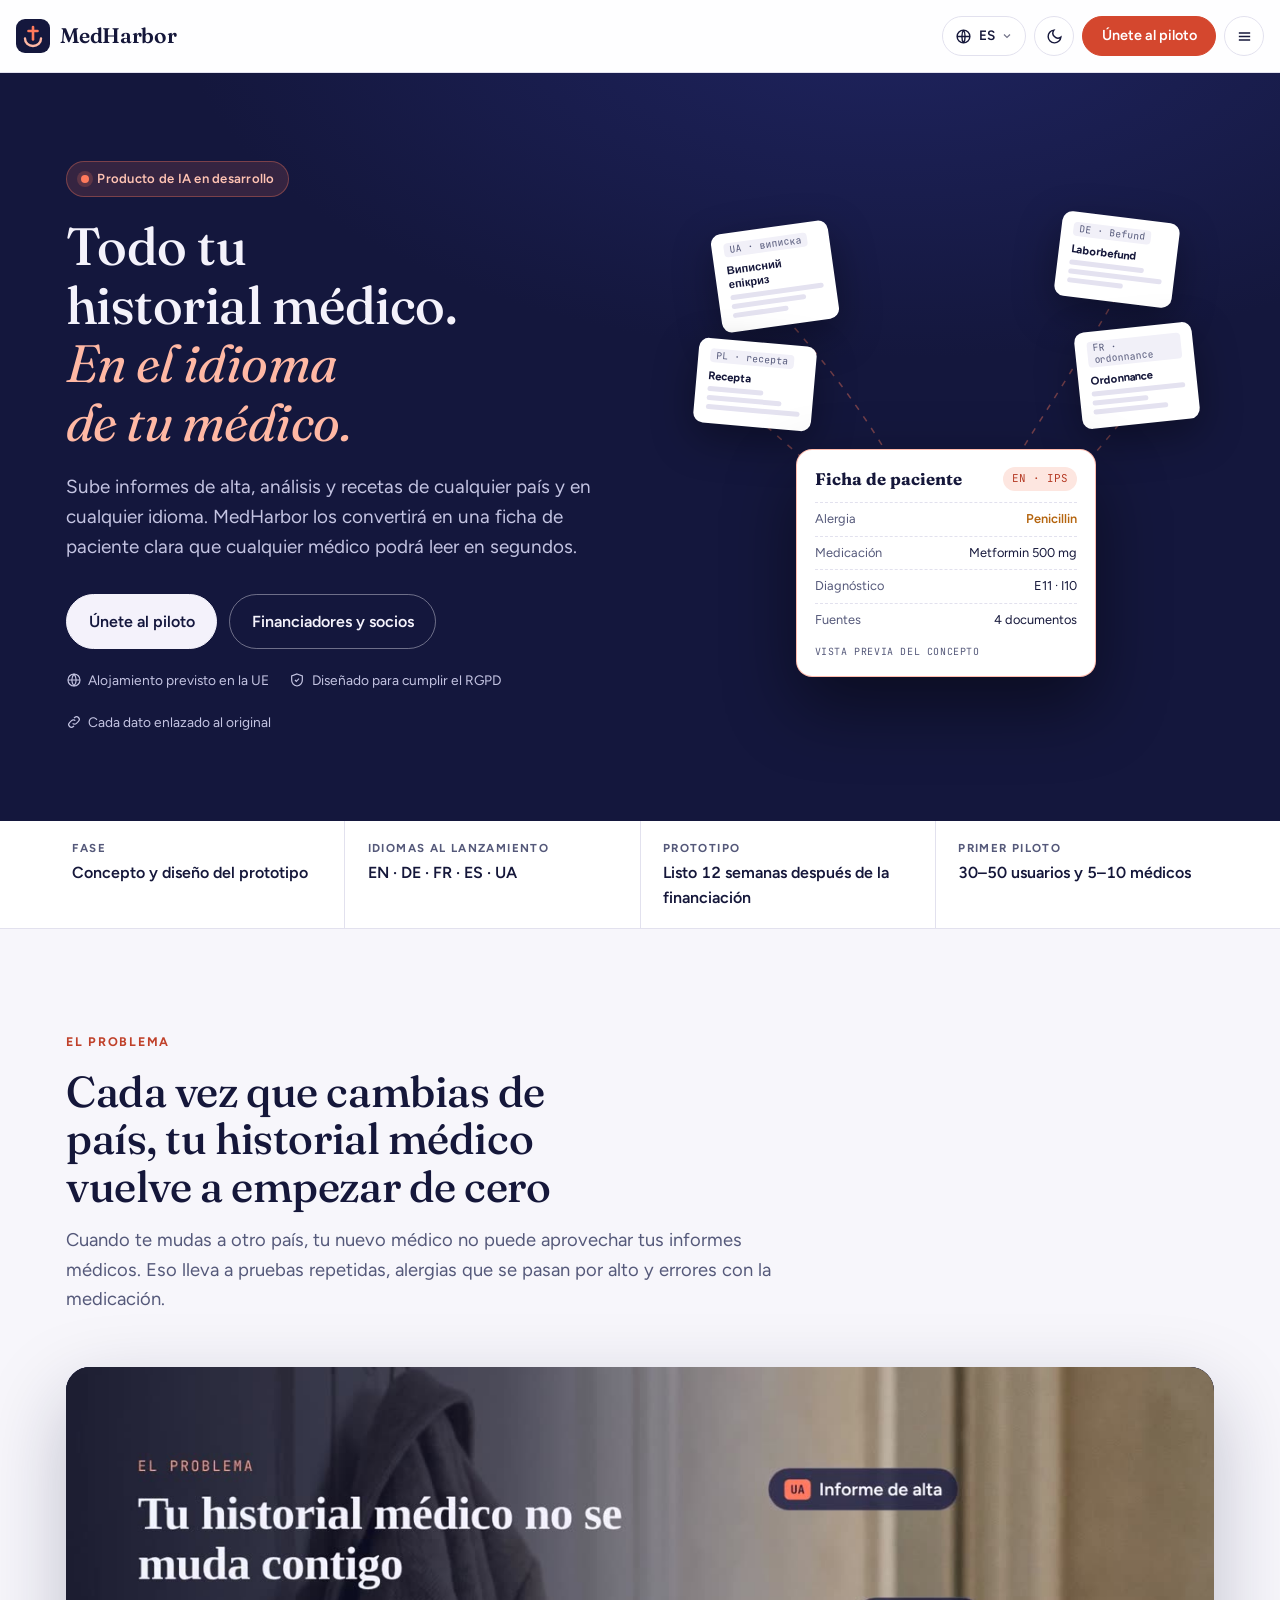
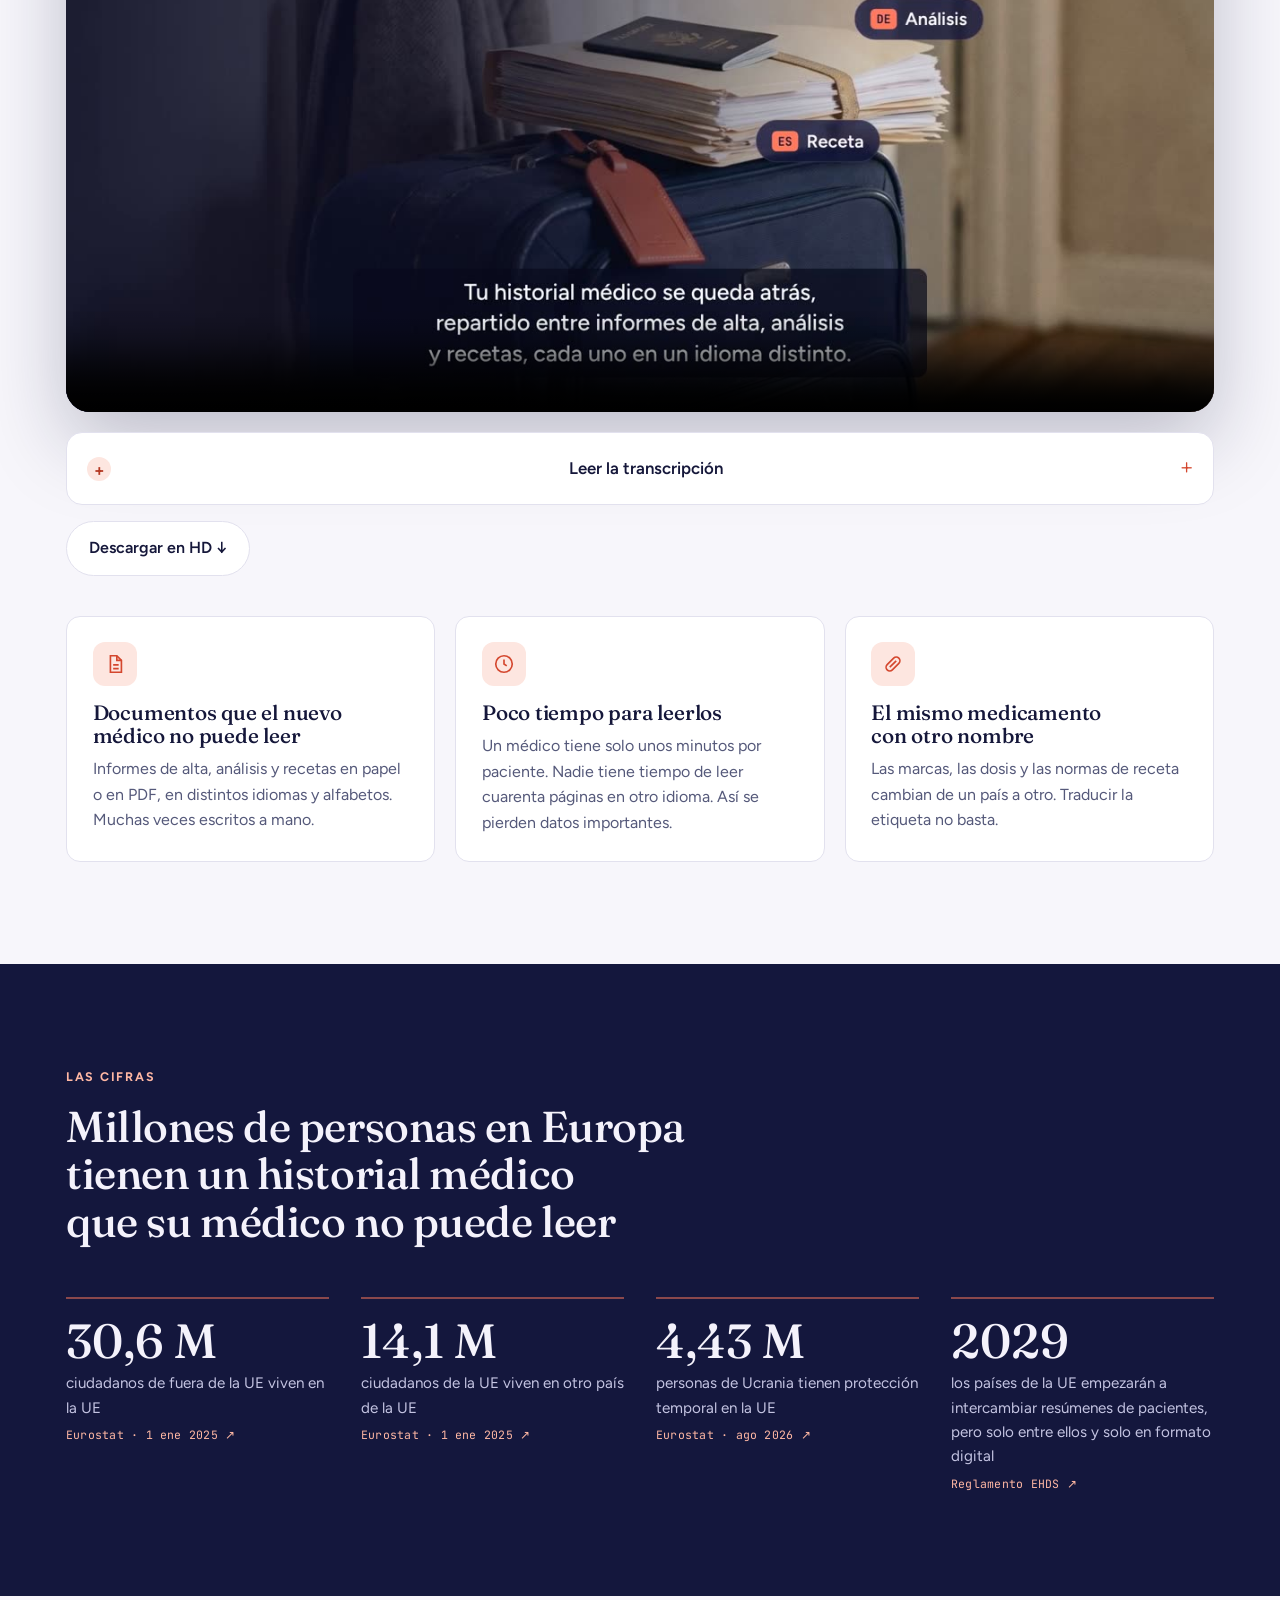
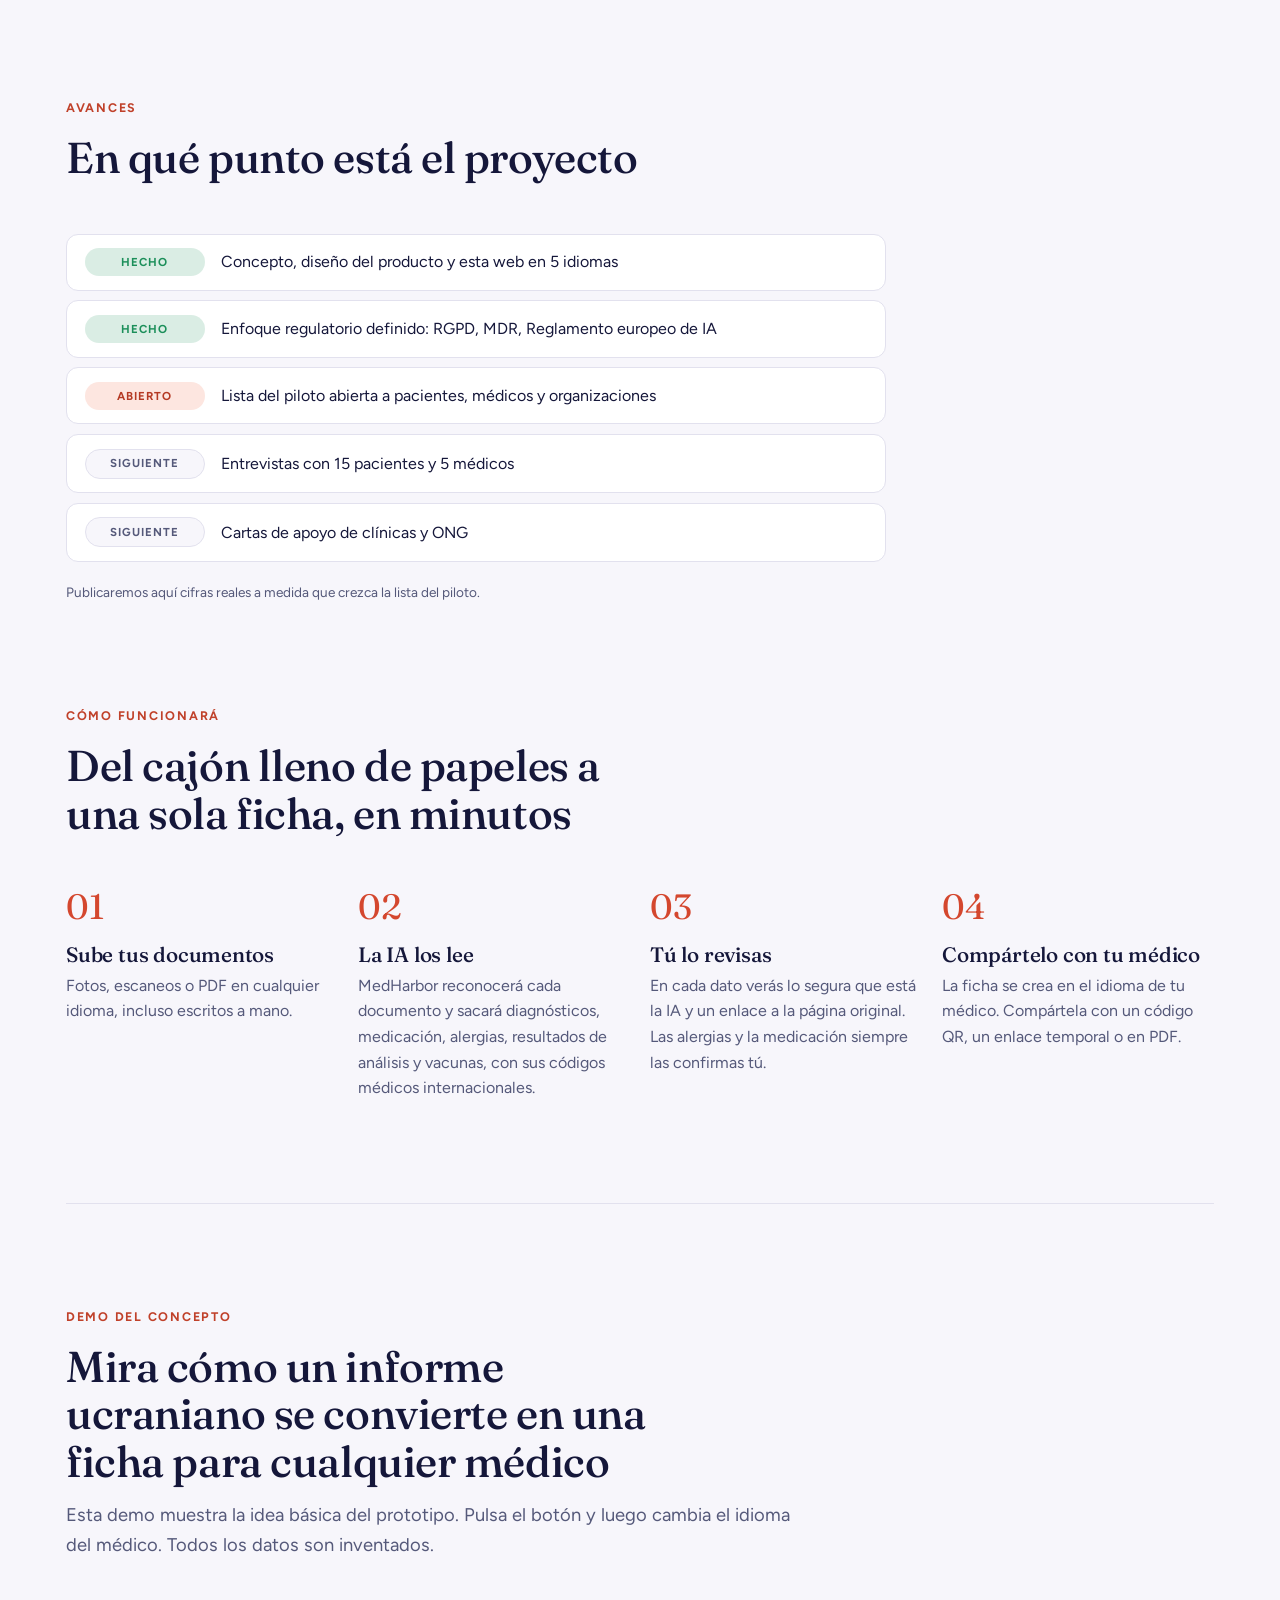
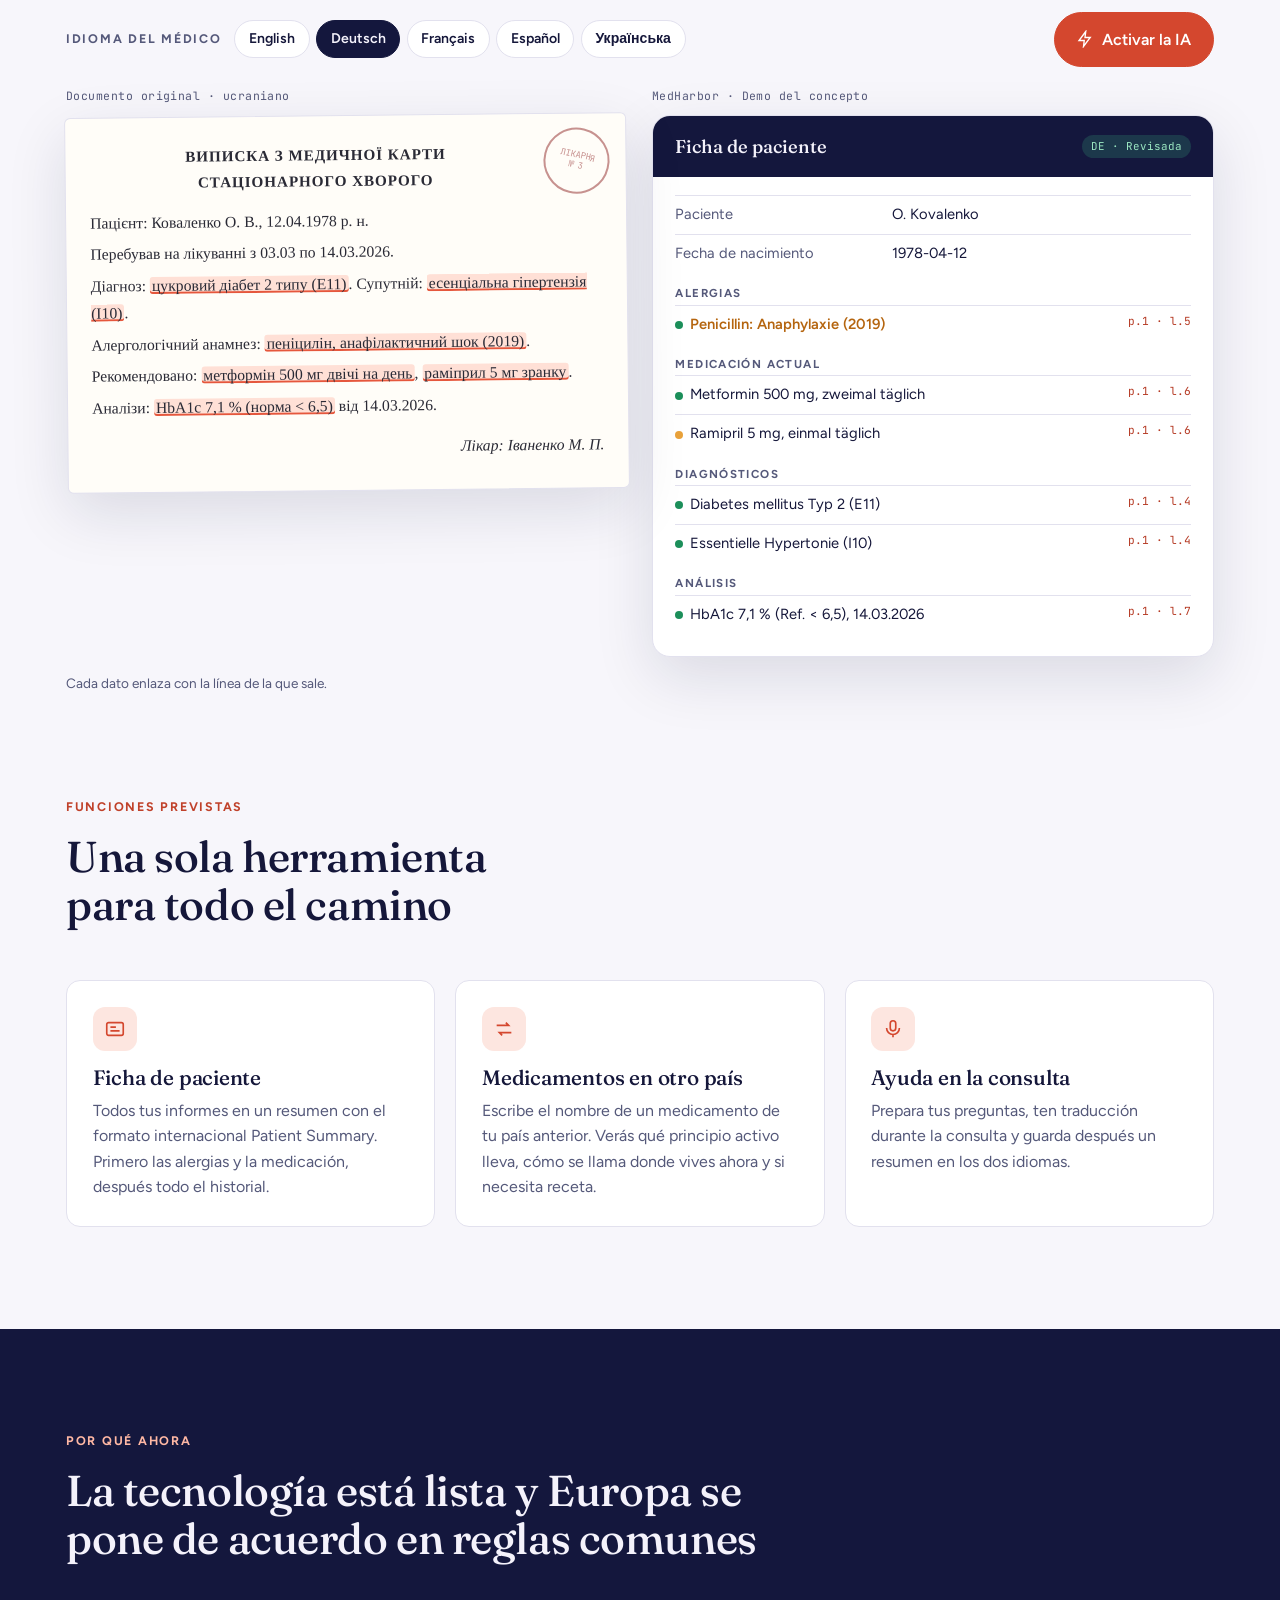
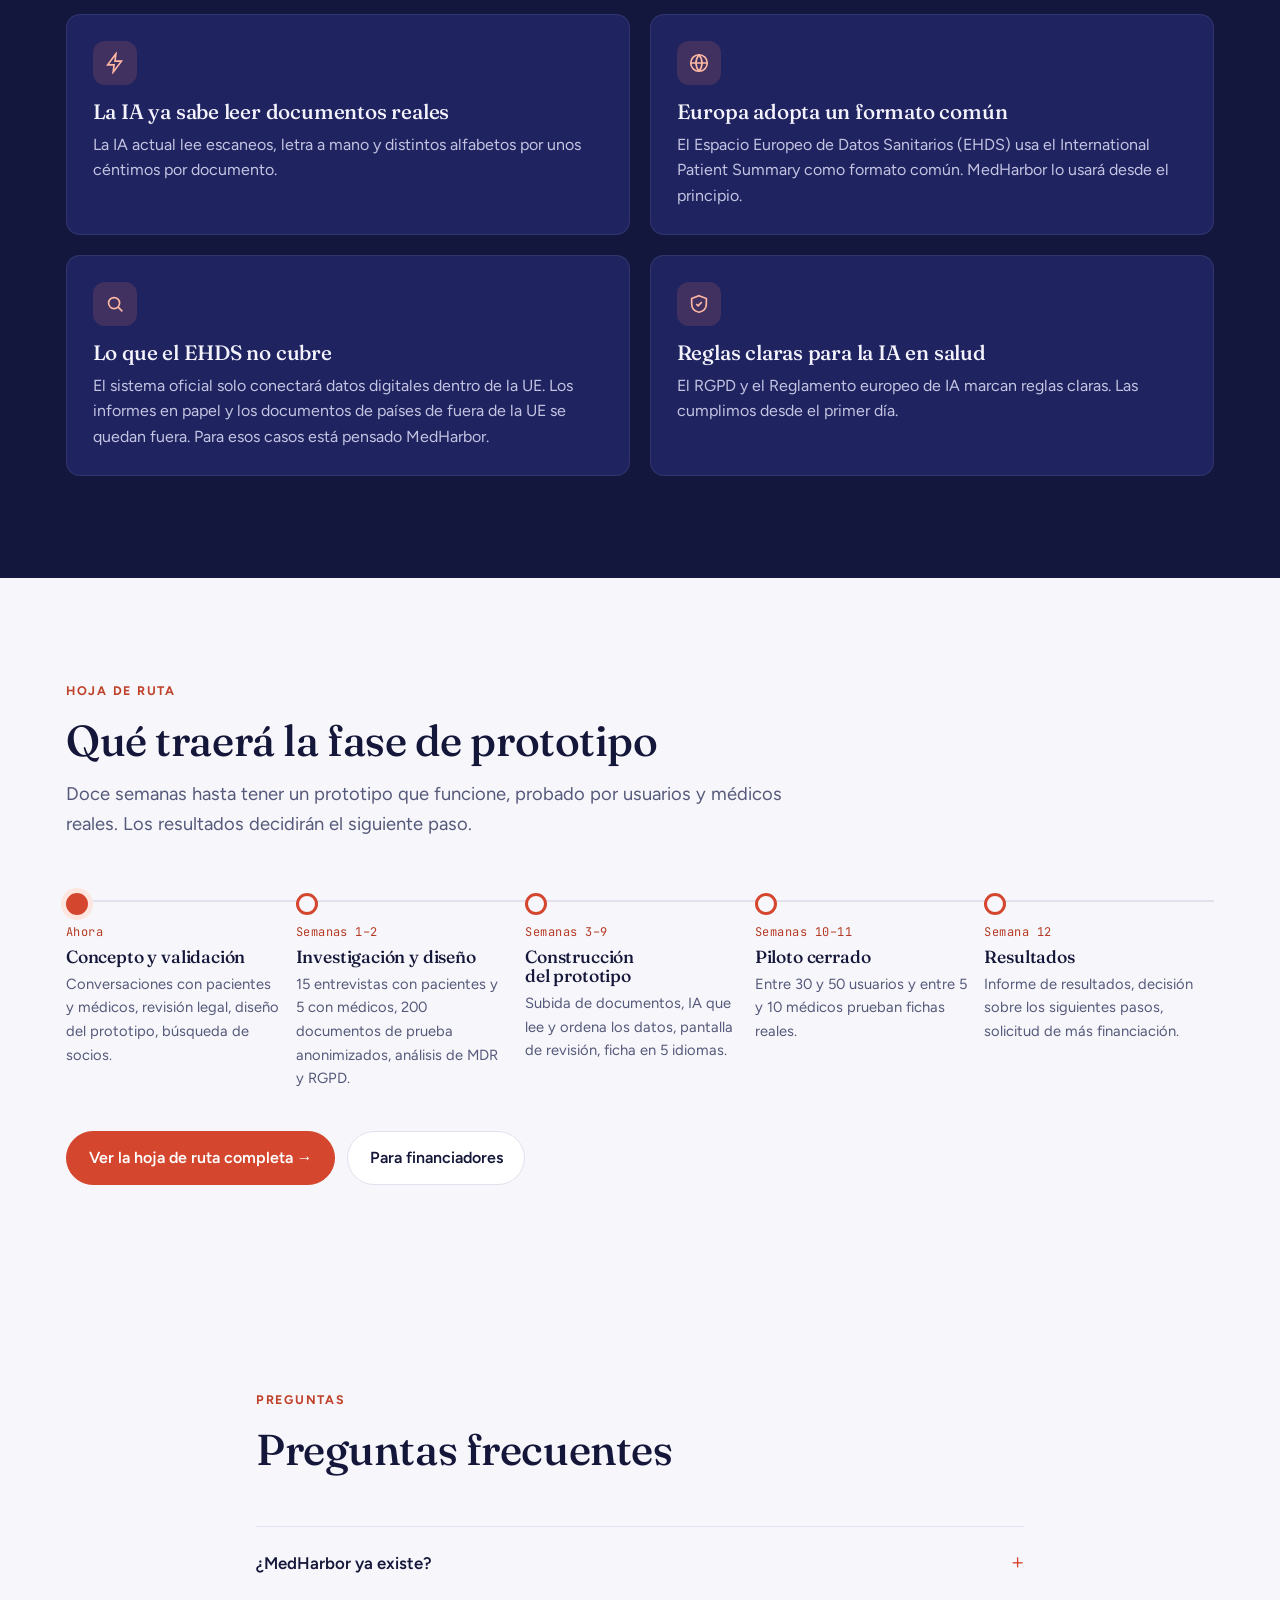
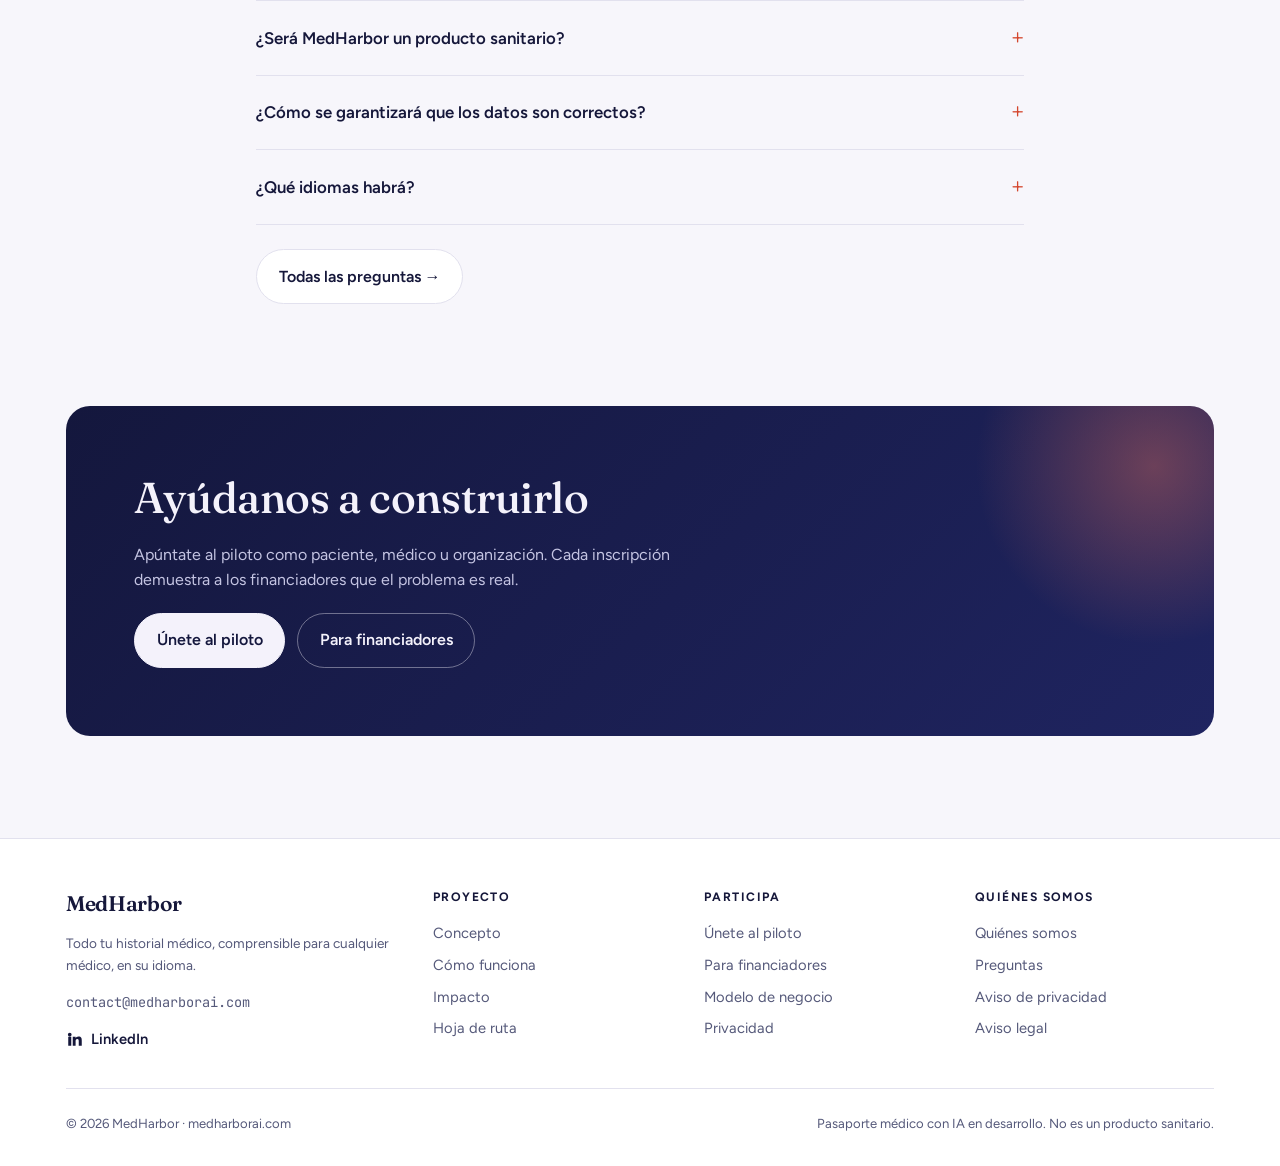
<file: es/index.html>
<!doctype html>
<html lang="es" data-base="../">
<head>
<meta charset="utf-8">
<meta name="viewport" content="width=device-width, initial-scale=1, viewport-fit=cover">
<title>MedHarbor: todo tu historial médico en el idioma de tu médico</title>
<meta name="description" content="Pasaporte médico con IA en desarrollo: una ficha de paciente clara que cualquier médico puede leer en su propio idioma.">
<meta name="theme-color" content="#14173d">
<link rel="canonical" href="https://medharborai.com/es/">
<link rel="alternate" hreflang="en" href="https://medharborai.com/">
<link rel="alternate" hreflang="de" href="https://medharborai.com/de/">
<link rel="alternate" hreflang="fr" href="https://medharborai.com/fr/">
<link rel="alternate" hreflang="es" href="https://medharborai.com/es/">
<link rel="alternate" hreflang="uk" href="https://medharborai.com/ua/">
<link rel="alternate" hreflang="x-default" href="https://medharborai.com/">
<meta property="og:type" content="website">
<meta property="og:site_name" content="MedHarbor">
<meta property="og:locale" content="es_ES">
<meta property="og:locale:alternate" content="en_GB">
<meta property="og:locale:alternate" content="de_DE">
<meta property="og:locale:alternate" content="fr_FR">
<meta property="og:locale:alternate" content="uk_UA">
<meta property="og:title" content="MedHarbor: todo tu historial médico en el idioma de tu médico">
<meta property="og:description" content="Pasaporte médico con IA en desarrollo: una ficha de paciente clara que cualquier médico puede leer en su propio idioma.">
<meta property="og:url" content="https://medharborai.com/es/">
<meta property="og:image" content="https://medharborai.com/og-image-es.jpg">
<meta property="og:image:secure_url" content="https://medharborai.com/og-image-es.jpg">
<meta property="og:image:type" content="image/jpeg">
<meta property="og:image:width" content="1200">
<meta property="og:image:height" content="630">
<meta property="og:image:alt" content="MedHarbor: todo tu historial médico en el idioma de tu médico">
<meta name="twitter:card" content="summary_large_image">
<meta name="twitter:title" content="MedHarbor: todo tu historial médico en el idioma de tu médico">
<meta name="twitter:description" content="Pasaporte médico con IA en desarrollo: una ficha de paciente clara que cualquier médico puede leer en su propio idioma.">
<meta name="twitter:image" content="https://medharborai.com/og-image-es.jpg">
<link rel="icon" href="../favicon.ico" sizes="48x48">
<link rel="icon" href="../favicon.svg" type="image/svg+xml">
<link rel="apple-touch-icon" href="../apple-touch-icon.png">
<link rel="manifest" href="../site.webmanifest">
<link rel="preload" href="../fonts/mh-body-latin-normal.woff2" as="font" type="font/woff2" crossorigin>
<link rel="preload" href="../fonts/mh-display-latin-normal.woff2" as="font" type="font/woff2" crossorigin>
<script type="application/ld+json">{"@context":"https://schema.org","@type":"Organization","name":"MedHarbor","url":"https://medharborai.com/","logo":"https://medharborai.com/icon-512.png","email":"contact@medharborai.com","sameAs":["https://www.linkedin.com/company/medharborai/"],"founder":{"@type":"Person","name":"Pavlo Bulelik","jobTitle":"Founder and CEO","image":"https://medharborai.com/img/founder-512.webp","sameAs":"https://www.linkedin.com/in/pavlobulelik"}}</script>
<style>:root{padding-top:env(safe-area-inset-top,0px);padding-bottom:env(safe-area-inset-bottom,0px)}</style>
<link rel="stylesheet" href="../fonts.css">
<style>
/* Layout concept: a calm harbour. Light working pages, one deep-indigo hero where scattered documents dock into one card; coral marks what matters. */
:root{
  --bg:#f7f6fb; --bg-2:#ffffff; --ink:#15173a; --ink-2:#55597a; --line:#e2e1ee;
  --harbor:#14173d; --harbor-2:#1f2460; --on-harbor:#f4f2fb; --on-harbor-2:#c4c4e2;
  --tide:#d4472e; --tide-2:#b53a24; --tide-soft:#fde6e0; --eyebrow:#c0412a;
  --amber:#e9a23b; --amber-soft:#fcefd8; --good:#1c8f5a; --warn:#b5650f;
  --shadow:0 20px 60px rgba(20,23,61,.12);
  --display:"MH Display",Georgia,"Times New Roman",serif;
  --body:"MH Body","Segoe UI",Roboto,Helvetica,Arial,sans-serif;
  --mono:"MH Mono",ui-monospace,SFMono-Regular,Menlo,monospace;
  --r:14px; --gl:max(16px,env(safe-area-inset-left,0px)); --gr:max(16px,env(safe-area-inset-right,0px));
}
@media (prefers-color-scheme:dark){:root:not([data-theme="light"]){
  --bg:#0e0f26; --bg-2:#171a3a; --ink:#ecebf7; --ink-2:#b0b1d0; --line:#2a2d55;
  --harbor:#090a1c; --harbor-2:#171a45; --on-harbor:#f4f2fb; --on-harbor-2:#c4c4e2;
  --tide:#ff7a5c; --tide-2:#ff9a82; --tide-soft:#3d1c18; --eyebrow:#ff9a82;
  --amber:#f0b64f; --amber-soft:#3a2d12; --good:#3fbf83; --warn:#f0a548;
  --shadow:0 20px 60px rgba(0,0,0,.45); color-scheme:dark}}
:root[data-theme="dark"]{
  --bg:#0e0f26; --bg-2:#171a3a; --ink:#ecebf7; --ink-2:#b0b1d0; --line:#2a2d55;
  --harbor:#090a1c; --harbor-2:#171a45; --on-harbor:#f4f2fb; --on-harbor-2:#c4c4e2;
  --tide:#ff7a5c; --tide-2:#ff9a82; --tide-soft:#3d1c18; --eyebrow:#ff9a82;
  --amber:#f0b64f; --amber-soft:#3a2d12; --good:#3fbf83; --warn:#f0a548;
  --shadow:0 20px 60px rgba(0,0,0,.45); color-scheme:dark}

*{box-sizing:border-box}
[hidden]{display:none!important}
html{scroll-behavior:smooth;overflow-x:clip}
body{margin:0;overflow-x:clip;background:var(--bg);color:var(--ink);font-family:var(--body);font-size:16px;line-height:1.6;-webkit-font-smoothing:antialiased}
body::before{content:"";position:fixed;inset:0 0 auto;height:env(safe-area-inset-top,0px);z-index:60;background:var(--bg-2)}
a{color:inherit}
img,svg{max-width:100%}
h1,h2,h3,h4{font-family:var(--display);font-weight:500;line-height:1.1;margin:0;text-wrap:balance;letter-spacing:-.01em}
h1{font-size:clamp(2.3rem,5.4vw,4.3rem)}
h2{font-size:clamp(1.75rem,3.5vw,2.7rem)}
h3{font-size:1.3rem}
p{margin:0}
.wrap{max-width:1180px;margin:0 auto;padding-left:var(--gl);padding-right:var(--gr)}
.narrow{max-width:800px}
.eyebrow{font-size:.78rem;letter-spacing:.14em;text-transform:uppercase;font-weight:700;color:var(--eyebrow)}
.lead{font-size:1.15rem;color:var(--ink-2);max-width:62ch}
.muted{color:var(--ink-2)}
.mono{font-family:var(--mono);font-size:.85rem}
.btn{display:inline-flex;align-items:center;justify-content:center;gap:.5rem;padding:.85rem 1.35rem;border-radius:999px;text-decoration:none;border:1.5px solid transparent;cursor:pointer;font:inherit;font-weight:600;white-space:nowrap;transition:transform .15s,box-shadow .15s,background .15s,border-color .15s}
.btn:active{transform:translateY(1px)}
.btn-primary{background:var(--tide);color:#fff;border-color:var(--tide)}
.btn-primary:hover{background:var(--tide-2);border-color:var(--tide-2);box-shadow:0 10px 30px rgba(212,71,46,.3)}
.btn-ghost{background:var(--bg-2);border-color:var(--line);color:var(--ink)}
.btn-ghost:hover{border-color:var(--ink-2)}
.btn-light{background:var(--on-harbor);color:#14173d;border-color:var(--on-harbor)}
.btn-outline-light{background:transparent;color:var(--on-harbor);border-color:rgba(244,242,251,.4)}
.btn-outline-light:hover{border-color:var(--on-harbor)}
.btn:disabled{opacity:.6;cursor:default}
:focus-visible{outline:2px solid var(--tide);outline-offset:3px}
.section{padding-block:clamp(3.5rem,8vw,6.5rem)}
.section.tight{padding-top:0}
.section:not(.band)+.section:not(.band){padding-top:0}
.section-head{display:grid;gap:1rem;max-width:780px;margin-bottom:clamp(2rem,5vw,3.25rem)}
.grid{display:grid;gap:1.25rem}
.g2{grid-template-columns:repeat(2,minmax(0,1fr))}
@media (max-width:760px){.g2{grid-template-columns:1fr}}
.g3{grid-template-columns:repeat(3,minmax(0,1fr))}
.g4{grid-template-columns:repeat(4,minmax(0,1fr))}
@media (max-width:1000px){.g4{grid-template-columns:repeat(2,minmax(0,1fr))}}
@media (max-width:860px){.g3{grid-template-columns:1fr}}
@media (max-width:560px){.g4{grid-template-columns:1fr}}
.card{background:var(--bg-2);border:1px solid var(--line);border-radius:var(--r);padding:1.6rem;min-width:0}
.card h3{margin-bottom:.5rem}
.card p{color:var(--ink-2)}
.icon{width:44px;height:44px;border-radius:12px;background:var(--tide-soft);color:var(--tide);display:grid;place-items:center;margin-bottom:1rem;flex-shrink:0}
.icon svg{width:22px;height:22px}

/* header */
header{position:sticky;top:env(safe-area-inset-top,0px);z-index:50;background:color-mix(in srgb,var(--bg-2) 84%,transparent);backdrop-filter:saturate(1.4) blur(14px);-webkit-backdrop-filter:saturate(1.4) blur(14px);border-bottom:1px solid var(--line)}
header .wrap{max-width:1320px}
.nav{display:flex;align-items:center;gap:1.25rem;height:72px}
.logo{display:flex;align-items:center;gap:.65rem;text-decoration:none;font-family:var(--display);font-weight:600;font-size:1.32rem;letter-spacing:-.015em;white-space:nowrap;flex-shrink:0;color:var(--ink)}
.logo svg{width:34px;height:34px;flex-shrink:0;display:block}
.links{display:flex;align-items:center;gap:.15rem;margin:0 auto;padding:4px;border:1px solid var(--line);border-radius:999px;background:var(--bg)}
.links a{text-decoration:none;padding:.5rem .95rem;border-radius:999px;font-weight:500;color:var(--ink-2);font-size:.92rem;white-space:nowrap;transition:color .15s,background .15s}
.links a:hover{color:var(--ink)}
.links a.active{color:var(--ink);background:var(--bg-2);box-shadow:0 1px 3px rgba(20,23,61,.12)}
.nav-right{display:flex;align-items:center;gap:.5rem;flex-shrink:0}
.lang{position:relative}
.ctrl{display:inline-flex;align-items:center;justify-content:center;gap:.4rem;height:40px;min-width:40px;padding:0 .75rem;border:1px solid var(--line);background:var(--bg-2);border-radius:999px;font:inherit;font-weight:600;font-size:.85rem;cursor:pointer;color:var(--ink);white-space:nowrap}
.ctrl:hover{border-color:var(--ink-2)}
.ctrl svg{width:17px;height:17px;flex-shrink:0;display:block}
.icon-btn{padding:0;width:40px}
.lang-menu{position:absolute;right:0;top:calc(100% + 10px);background:var(--bg-2);border:1px solid var(--line);border-radius:14px;box-shadow:var(--shadow);min-width:200px;padding:.4rem;display:none;z-index:70}
.lang-menu.open{display:block}
.lang-menu button{display:flex;width:100%;gap:.7rem;align-items:center;border:0;background:none;text-align:left;padding:.6rem .75rem;border-radius:9px;font:inherit;font-size:.95rem;cursor:pointer;color:var(--ink)}
.lang-menu button:hover,.lang-menu button.on{background:var(--bg)}
.lang-menu button.on::after{content:"";margin-left:auto;width:12px;height:7px;border-left:2px solid var(--tide);border-bottom:2px solid var(--tide);transform:rotate(-45deg) translateY(-2px)}
.lang-menu .code{font-family:var(--mono);font-size:.72rem;color:var(--ink-2);width:2.2ch}
.cta-nav{height:40px;padding:0 1.15rem;font-size:.9rem}
.burger{display:none}
.mobile-menu{display:none;border-top:1px solid var(--line);padding:.4rem 0 .6rem}
.mobile-menu a{display:block;padding:.5rem .75rem;font-size:.95rem;text-decoration:none;font-weight:500;border-radius:10px}
.mobile-menu a:hover,.mobile-menu a.active{background:var(--bg)}
.mobile-menu.open{display:grid;grid-template-columns:repeat(auto-fill,minmax(200px,1fr));gap:0 .75rem;max-height:calc(100vh - 80px);overflow-y:auto}
.mobile-menu .mm-cta{display:none}
@media (max-width:640px){.mobile-menu.open{grid-template-columns:1fr}.mobile-menu .mm-cta{display:inline-flex;margin-top:.5rem}}
@media (max-width:1360px){.links{display:none}.burger{display:inline-flex}.nav-right{margin-left:auto}}
@media (max-width:640px){.nav .cta-nav{display:none}.nav{height:64px;gap:.75rem}}
@media (max-width:420px){.nav{gap:.5rem}.nav-right{gap:.35rem}.nav-right .ctrl{padding:0 .6rem;min-width:38px;height:38px}.lang #langBtn svg{display:none}.logo{font-size:1.15rem}}

/* hero */
.hero{background:radial-gradient(1200px 600px at 70% -10%,var(--harbor-2),var(--harbor) 60%);color:var(--on-harbor);position:relative;overflow:hidden}
.hero .wrap{display:grid;grid-template-columns:1.05fr 1fr;gap:3rem;align-items:center;padding-block:clamp(3rem,7vw,5.5rem)}
.stage{display:inline-flex;align-items:center;gap:.55rem;padding:.4rem .85rem;border-radius:999px;background:rgba(255,122,92,.14);border:1px solid rgba(255,122,92,.35);color:#ffc3b3;font-size:.82rem;font-weight:600;letter-spacing:.02em}
.stage i{width:8px;height:8px;border-radius:50%;background:#ff7a5c;box-shadow:0 0 0 4px rgba(255,122,92,.2);animation:blink 2s ease-in-out infinite}
@keyframes blink{50%{opacity:.35}}
.hero h1{margin:1.25rem 0 1.25rem;font-size:clamp(2.1rem,4.1vw,3.4rem);line-height:1.12}
.hero h1 em{display:block;font-style:italic;color:#ffb8a4;font-weight:400}
.hero .lead{color:var(--on-harbor-2);font-size:1.18rem}
.hero-cta{display:flex;gap:.75rem;flex-wrap:wrap;margin-top:2rem}
.hero-note{margin-top:1.25rem;font-size:.86rem;color:var(--on-harbor-2);display:flex;gap:1.25rem;flex-wrap:wrap}
.hero-note span{display:inline-flex;align-items:center;gap:.4rem}
.hero-note svg{width:16px;height:16px}
@media (max-width:900px){.hero .wrap{grid-template-columns:1fr}}
.harbor{position:relative;aspect-ratio:1/1;max-width:500px;width:100%;margin:0 auto;min-width:0}
.doc{position:absolute;width:118px;padding:10px 12px;border-radius:10px;background:#fff;color:#15173a;box-shadow:0 14px 40px rgba(0,0,0,.35);font-size:.68rem;line-height:1.25;transform:rotate(var(--rot));animation:drift 7s ease-in-out infinite alternate;animation-delay:var(--d)}
.doc .tag{display:inline-block;font-family:var(--mono);font-size:.6rem;padding:1px 6px;border-radius:4px;background:#f1f0f8;color:#55597a;margin-bottom:6px}
.doc .ln{height:5px;border-radius:3px;background:#e4e2f0;margin:4px 0}
.doc .ln.s{width:60%}.doc .ln.m{width:80%}
.doc .h{font-weight:700;font-size:.7rem;margin-bottom:2px}
@keyframes drift{from{transform:rotate(var(--rot)) translateY(0)}to{transform:rotate(calc(var(--rot) * -.6)) translateY(-10px)}}
.lane{position:absolute;inset:0;pointer-events:none;width:100%;height:100%}
.lane path{fill:none;stroke:rgba(255,122,92,.4);stroke-width:1.5;stroke-dasharray:6 8;animation:flow 3s linear infinite}
@keyframes flow{to{stroke-dashoffset:-28}}
.pcard{position:absolute;left:50%;bottom:4%;transform:translateX(-50%);width:min(300px,80%);background:#fff;color:#15173a;border-radius:16px;padding:16px 18px;box-shadow:0 30px 70px rgba(0,0,0,.45);border:1px solid rgba(255,122,92,.5)}
.pcard .top{display:flex;justify-content:space-between;align-items:center;gap:.5rem;margin-bottom:10px}
.pcard .top b{font-family:var(--display);font-size:1.05rem}
.pcard .pill{background:#fde6e0;color:#b53a24}
.pcard .row{display:flex;justify-content:space-between;gap:.75rem;font-size:.8rem;padding:6px 0;border-top:1px dashed #e2e1ee}
.pcard .row span:first-child{color:#55597a}
.pcard .row.alert span:last-child{color:#b5650f;font-weight:600}
.pcard .foot{margin-top:8px;font-family:var(--mono);font-size:.62rem;color:#55597a;letter-spacing:.06em;text-transform:uppercase}
@media (max-width:600px){.doc.lo{display:none}.doc{width:104px}}
@media (prefers-reduced-motion:reduce){*{animation:none!important;transition:none!important}}
.pill{display:inline-block;font-family:var(--mono);font-size:.68rem;padding:3px 9px;border-radius:999px;background:var(--tide-soft);color:var(--tide-2);white-space:nowrap}

/* snapshot */
.snap{background:var(--bg-2);border-bottom:1px solid var(--line)}
.snap .wrap{display:grid;grid-template-columns:repeat(4,minmax(0,1fr));gap:1px;background:var(--line);padding-left:0;padding-right:0}
.snap .cell{background:var(--bg-2);padding:1.1rem 1.4rem;min-width:0}
.snap .k{font-size:.72rem;letter-spacing:.12em;text-transform:uppercase;font-weight:700;color:var(--ink-2)}
.snap .v{font-weight:600;font-size:1rem;margin-top:.15rem;font-variant-numeric:tabular-nums}
@media (max-width:860px){.snap .wrap{grid-template-columns:repeat(2,minmax(0,1fr))}}
@media (max-width:420px){.snap .wrap{grid-template-columns:1fr}}

/* bands */
.band{background:var(--harbor);color:var(--on-harbor)}
.band .lead,.band p{color:var(--on-harbor-2)}
.band .card{background:var(--harbor-2);border-color:rgba(255,255,255,.08)}
.band .card h3{color:var(--on-harbor)}
.band .card p{color:var(--on-harbor-2)}
.band .icon{background:rgba(255,122,92,.15);color:#ffb8a4}
.band .eyebrow{color:#ffb8a4}

/* stats */
.stats{display:grid;grid-template-columns:repeat(4,minmax(0,1fr));gap:2rem}
@media (max-width:1000px){.stats{grid-template-columns:repeat(2,minmax(0,1fr))}}
@media (max-width:480px){.stats{grid-template-columns:1fr}}
.stat{display:grid;gap:.4rem;align-content:start;border-top:2px solid rgba(255,122,92,.5);padding-top:1.1rem}
.stat b{font-family:var(--display);font-size:clamp(2.2rem,4vw,3rem);line-height:1;font-weight:500;font-variant-numeric:tabular-nums;color:var(--on-harbor)}
.stat span{color:var(--on-harbor-2);font-size:.95rem}
.stat a{font-family:var(--mono);font-size:.72rem;color:#ffb8a4;text-decoration:none;letter-spacing:.02em}
.stat a:hover{text-decoration:underline}

/* steps */
.steps{counter-reset:s}
.step{position:relative;padding-top:3.4rem;min-width:0}
.step::before{counter-increment:s;content:counter(s,decimal-leading-zero);position:absolute;left:0;top:0;font-family:var(--display);font-size:2.2rem;line-height:1;color:var(--tide)}
.band .step::before{color:#ffb8a4}
.step h3{margin-bottom:.4rem}

/* demo */
.demo{display:grid;grid-template-columns:1fr 1fr;gap:1.5rem;align-items:start}
@media (max-width:900px){.demo{grid-template-columns:1fr}}
.demo-bar{display:flex;flex-wrap:wrap;gap:1rem;align-items:center;justify-content:space-between;margin-bottom:1.25rem}
.chips{display:flex;gap:.4rem;flex-wrap:wrap}
.chip{border:1px solid var(--line);background:var(--bg-2);border-radius:999px;padding:.42rem .85rem;font:inherit;font-size:.88rem;font-weight:600;cursor:pointer;color:var(--ink)}
.chip.on{background:var(--harbor);color:var(--on-harbor);border-color:var(--harbor)}
.paper{background:#fffdf8;color:#2a2a35;border:1px solid var(--line);border-radius:6px;padding:1.6rem 1.5rem;font-family:"Times New Roman",Georgia,serif;font-size:.98rem;line-height:1.75;box-shadow:var(--shadow);position:relative;min-width:0;transform:rotate(-.6deg)}
.paper .stamp{position:absolute;right:16px;top:14px;border:2px solid #9a3b3b;color:#9a3b3b;border-radius:50%;width:66px;height:66px;display:grid;place-items:center;font-size:.55rem;font-family:var(--mono);text-align:center;line-height:1.1;transform:rotate(14deg);opacity:.55}
.paper h5{margin:0 0 .75rem;font-size:.95rem;letter-spacing:.06em;text-align:center;font-weight:700;padding-right:60px}
.paper p{margin:.25rem 0}
.paper mark{background:transparent;color:inherit;border-radius:3px;padding:0 2px;transition:background .35s,box-shadow .35s}
.paper mark.on{background:#ffe0d6;box-shadow:inset 0 -2px 0 #e5573d}
.paper mark.now{background:#ffc9b8}
.paper-cap{font-family:var(--mono);font-size:.72rem;color:var(--ink-2);margin-bottom:.6rem;letter-spacing:.04em}
.sheet{background:var(--bg-2);border:1px solid var(--line);border-radius:18px;box-shadow:var(--shadow);overflow:hidden;min-width:0}
.sheet-head{background:var(--harbor);color:var(--on-harbor);padding:1rem 1.4rem;display:flex;justify-content:space-between;align-items:center;gap:1rem;flex-wrap:wrap}
.sheet-head b{font-family:var(--display);font-size:1.15rem;font-weight:500}
.sheet-head .pill{background:rgba(255,255,255,.12);color:var(--on-harbor)}
.sheet-head .pill.ok{background:rgba(63,191,131,.2);color:#9be7c2}
.sheet-body{padding:1.1rem 1.4rem 1.4rem;display:grid;gap:.9rem}
.sheet h4{font-family:var(--body);font-size:.72rem;letter-spacing:.12em;text-transform:uppercase;color:var(--ink-2);margin-bottom:.3rem;font-weight:700}
.sheet table{width:100%;border-collapse:collapse;font-size:.92rem}
.sheet td{padding:.45rem 0;border-top:1px solid var(--line);vertical-align:top}
.sheet td:first-child{color:var(--ink-2);width:42%}
.sheet td.v{color:var(--ink);width:auto}
.sheet td.src{font-family:var(--mono);font-size:.7rem;color:var(--tide-2);white-space:nowrap;text-align:right;width:1%;padding-left:.75rem}
.sheet tr.alert td.v{color:var(--warn);font-weight:600}
.sheet tr.fresh td{animation:pop .5s ease}
@keyframes pop{from{background:var(--tide-soft)}to{background:transparent}}
.conf{display:inline-block;width:8px;height:8px;border-radius:50%;background:var(--good);margin-right:7px;vertical-align:middle}
.conf.mid{background:var(--amber)}
.skel{display:inline-block;height:9px;border-radius:5px;background:var(--line);width:70%;vertical-align:middle}
.demo-actions{display:flex;gap:.75rem;align-items:center;flex-wrap:wrap;margin-top:1.25rem}
.demo-note{font-size:.85rem;color:var(--ink-2)}

/* tables */
.progress{list-style:none;margin:0;padding:0;display:grid;gap:.6rem;max-width:820px}
.progress li{display:flex;gap:1rem;align-items:center;background:var(--bg-2);border:1px solid var(--line);border-radius:12px;padding:.85rem 1.1rem}
.st{flex-shrink:0;min-width:7.5rem;text-align:center;font-size:.72rem;font-weight:700;letter-spacing:.08em;text-transform:uppercase;padding:.3rem .6rem;border-radius:999px}
.st-done{background:color-mix(in srgb,var(--good) 16%,transparent);color:var(--good)}
.st-open{background:var(--tide-soft);color:var(--tide-2)}
.st-next{background:var(--bg);color:var(--ink-2);border:1px solid var(--line)}
.next{margin:0;padding-left:1.2rem;display:grid;gap:.55rem;color:var(--ink-2)}
.next li::marker{color:var(--tide);font-weight:700}
.social{display:inline-flex!important;align-items:center;gap:.45rem;margin-top:.6rem;font-weight:600;color:var(--ink)}
.demo-bar .btn{flex-shrink:0}
@media (max-width:640px){
 .section{padding-block:2.75rem}
 .section-head{margin-bottom:1.5rem}
 .hide-m{display:none}
 .card{padding:1.15rem}
 .card .icon{width:36px;height:36px;margin-bottom:.6rem}
 .card .icon svg{width:18px;height:18px}
 .step{padding-top:2.6rem}
 .step::before{font-size:1.7rem}
 .stats{grid-template-columns:repeat(2,minmax(0,1fr));gap:1.25rem}
 .stat b{font-size:1.9rem}
 .stat span{font-size:.86rem}
 .faq-teaser details:nth-of-type(n+3){display:none}
 .hero-note{gap:.4rem 1rem}
 .progress li{flex-direction:column;align-items:flex-start;gap:.4rem}
 .st{min-width:0}
 .demo-bar .btn{width:100%}
}
.tbl-wrap{overflow-x:auto;border:1px solid var(--line);border-radius:var(--r);background:var(--bg-2)}
.tbl{width:100%;border-collapse:collapse;font-size:.95rem;min-width:520px}
.tbl th{text-align:left;font-size:.72rem;letter-spacing:.12em;text-transform:uppercase;color:var(--ink-2);font-weight:700;padding:.9rem 1.1rem;border-bottom:1px solid var(--line);background:var(--bg)}
.tbl td{padding:.85rem 1.1rem;border-bottom:1px solid var(--line);vertical-align:top}
.tbl tr:last-child td{border-bottom:0}
.tbl .num{text-align:right;font-variant-numeric:tabular-nums;white-space:nowrap}
.tbl tr.total td{font-weight:700;background:var(--bg)}
.tbl td:first-child{font-weight:500}

/* timeline */
.phases{display:grid;grid-template-columns:repeat(5,minmax(0,1fr));gap:0;position:relative}
.phases::before{content:"";position:absolute;left:0;right:0;top:9px;height:2px;background:var(--line)}
.phase{position:relative;padding:2rem 1rem 0 0;min-width:0}
.phase::before{content:"";position:absolute;left:0;top:2px;width:16px;height:16px;border-radius:50%;background:var(--bg);border:3px solid var(--tide)}
.phase.now::before{background:var(--tide);box-shadow:0 0 0 5px var(--tide-soft)}
.phase .when{font-family:var(--mono);font-size:.75rem;color:var(--tide-2);letter-spacing:.04em}
.phase h3{font-size:1.1rem;margin:.3rem 0 .4rem}
.phase p{color:var(--ink-2);font-size:.92rem}
@media (max-width:900px){.phases{grid-template-columns:1fr;gap:1.5rem;padding-left:1.75rem}.phases::before{left:7px;right:auto;top:0;bottom:0;width:2px;height:auto}.phase{padding:0}.phase::before{left:-1.75rem;top:.15rem}}

/* misc */
.cta{background:linear-gradient(135deg,var(--harbor),var(--harbor-2));color:var(--on-harbor);border-radius:24px;padding:clamp(2.25rem,6vw,4.25rem);display:grid;gap:1.25rem;justify-items:start;position:relative;overflow:hidden}
.cta::before{content:"";position:absolute;right:-120px;top:-120px;width:360px;height:360px;border-radius:50%;background:radial-gradient(circle,rgba(255,122,92,.35),transparent 70%)}
.cta p{color:var(--on-harbor-2);max-width:58ch}
.cta .row{display:flex;gap:.75rem;flex-wrap:wrap}
details{border-top:1px solid var(--line);padding:1.1rem 0}
details:last-child{border-bottom:1px solid var(--line)}
summary{cursor:pointer;font-weight:600;font-size:1.05rem;list-style:none;display:flex;justify-content:space-between;gap:1rem;align-items:center}
summary::-webkit-details-marker{display:none}
summary::after{content:"+";font-family:var(--display);font-size:1.5rem;color:var(--tide);transition:transform .2s;flex-shrink:0}
details[open] summary::after{transform:rotate(45deg)}
details p{margin-top:.75rem;color:var(--ink-2);max-width:70ch}
.field{display:grid;gap:.35rem}
.field label{font-size:.86rem;font-weight:600}
.field input,.field textarea,.field select{font:inherit;padding:.75rem .9rem;border:1px solid var(--line);border-radius:10px;background:var(--bg-2);color:var(--ink);width:100%}
.field textarea{min-height:110px;resize:vertical}
.check{display:flex;gap:.65rem;align-items:flex-start;font-size:.9rem;color:var(--ink-2)}
.check input{margin-top:.25rem;width:18px;height:18px;accent-color:var(--tide);flex-shrink:0}
.check a{color:var(--tide-2)}
.form{display:grid;gap:1rem}
.form .two{display:grid;grid-template-columns:1fr 1fr;gap:1rem}
@media (max-width:560px){.form .two{grid-template-columns:1fr}}
.ferr{color:var(--warn);font-size:.82rem;font-weight:600;line-height:1.35}
.field [aria-invalid="true"]{border-color:var(--warn);box-shadow:0 0 0 3px color-mix(in srgb,var(--warn) 18%,transparent)}
.flabel{font-size:.86rem;font-weight:600}
.frow{display:flex;justify-content:space-between;gap:1rem;align-items:flex-start}
.counter{font-size:.76rem;color:var(--ink-2);margin-left:auto;font-variant-numeric:tabular-nums;white-space:nowrap}
#f-langs .chip{font-size:.84rem;padding:.38rem .8rem}
#f-langs .chip.on{background:var(--harbor);color:var(--on-harbor);border-color:var(--harbor)}
.toast{padding:.9rem 1rem;border-radius:10px;background:var(--tide-soft);color:var(--tide-2);font-weight:600}
.copy{display:inline-flex;align-items:center;gap:.6rem;background:var(--bg-2);border:1px solid var(--line);border-radius:12px;padding:.7rem .7rem .7rem 1rem;font-family:var(--mono);font-size:.92rem;max-width:100%;flex-wrap:wrap}
.copy button{border:0;background:var(--harbor);color:var(--on-harbor);border-radius:8px;padding:.4rem .75rem;font:inherit;font-size:.8rem;font-weight:700;cursor:pointer}
.kv{display:grid;grid-template-columns:minmax(120px,200px) 1fr;border:1px solid var(--line);border-radius:var(--r);overflow:hidden;background:var(--bg-2)}
.kv div{padding:.85rem 1.1rem;border-bottom:1px solid var(--line);min-width:0}
.kv div:nth-child(odd){color:var(--ink-2);font-size:.85rem;font-weight:600;background:var(--bg)}
.kv div:nth-last-child(-n+2){border-bottom:0}
@media (max-width:520px){.kv{grid-template-columns:1fr}.kv div:nth-child(odd){border-bottom:0;padding-bottom:.2rem}.kv div:nth-last-child(2){border-bottom:0}}
.founder{display:flex;gap:1.5rem;align-items:center;flex-wrap:wrap}
.avatar{width:128px;height:128px;overflow:hidden;border-radius:50%;background:linear-gradient(135deg,var(--harbor),var(--harbor-2));color:#ffb8a4;display:grid;place-items:center;font-family:var(--display);font-size:2rem;flex-shrink:0;border:3px solid var(--tide-soft)}
.founder h3{font-size:1.6rem}
.avatar img{width:100%;height:100%;object-fit:cover;display:block}
.role-tag{font-size:.72rem;letter-spacing:.12em;text-transform:uppercase;font-weight:700;color:var(--eyebrow)}
.card.open{border-style:dashed}
.open .role-tag{color:var(--ink-2)}
.never{list-style:none;padding:0;margin:0;display:grid;gap:.6rem}
.never li{display:flex;gap:.6rem;align-items:center}
.never li::before{content:"";width:14px;height:14px;border-radius:50%;border:2px solid var(--tide);background:linear-gradient(45deg,transparent 45%,var(--tide) 45%,var(--tide) 55%,transparent 55%);flex-shrink:0}
.split{display:grid;grid-template-columns:1fr 1fr;gap:3rem;align-items:start}
@media (max-width:900px){.split{grid-template-columns:1fr;gap:2rem}}
.disclaimer{font-size:.85rem;color:var(--ink-2);max-width:72ch}
.legal h2{font-size:1.4rem;margin:2rem 0 .5rem}
.legal p{color:var(--ink-2);max-width:72ch}
.tabs{display:flex;gap:.4rem;flex-wrap:wrap;border-bottom:1px solid var(--line);margin-bottom:2rem}
.tabs button{border:0;background:none;padding:.8rem 1rem;font:inherit;font-weight:600;cursor:pointer;color:var(--ink-2);border-bottom:2px solid transparent;margin-bottom:-1px}
.tabs button.on{color:var(--tide-2);border-color:var(--tide)}
.feature ul{padding-left:1.1rem;color:var(--ink-2);display:grid;gap:.5rem;margin:1.25rem 0 0}
.drug{background:var(--bg-2);border:1px solid var(--line);border-radius:16px;padding:1.2rem;display:grid;gap:.7rem;box-shadow:var(--shadow);min-width:0}
.drug .arrow{text-align:center;color:var(--tide);font-size:1.3rem;line-height:1}
.drug .box{border:1px solid var(--line);border-radius:10px;padding:.8rem 1rem;display:grid;gap:.15rem}
.drug .box small{color:var(--ink-2)}
.drug .box.hi{border-color:var(--tide);background:var(--tide-soft)}
.flag{font-family:var(--mono);font-size:.7rem;letter-spacing:.08em;text-transform:uppercase;color:var(--ink-2)}
.concept-tag{display:inline-block;font-family:var(--mono);font-size:.68rem;letter-spacing:.06em;text-transform:uppercase;color:var(--ink-2);border:1px dashed var(--line);border-radius:6px;padding:2px 8px;margin-bottom:1rem}

footer{border-top:1px solid var(--line);background:var(--bg-2);padding-block:3rem 2rem;color:var(--ink-2);font-size:.92rem}
.fgrid{display:grid;grid-template-columns:1.4fr repeat(3,1fr);gap:2rem}
@media (max-width:800px){.fgrid{grid-template-columns:1fr 1fr}}
@media (max-width:480px){.fgrid{grid-template-columns:1fr}}
footer h5{font-family:var(--body);font-size:.76rem;letter-spacing:.12em;text-transform:uppercase;color:var(--ink);margin:0 0 .75rem}
footer a{display:block;text-decoration:none;padding:.25rem 0}
footer a:hover{color:var(--tide-2)}
.fbottom{display:flex;justify-content:space-between;gap:1rem;flex-wrap:wrap;border-top:1px solid var(--line);margin-top:2rem;padding-top:1.5rem;font-size:.82rem}
.skip{position:absolute;left:-999px}
.transcript{margin-top:1.25rem;border:1px solid var(--line);border-radius:16px;background:var(--bg-2);padding:0 1.25rem}
.transcript summary{cursor:pointer;padding:1rem 0;font-weight:600;color:var(--ink);list-style:none;display:flex;align-items:center;gap:.6rem}
.transcript summary::-webkit-details-marker{display:none}
.transcript summary::before{content:"+";display:inline-grid;place-items:center;width:1.5rem;height:1.5rem;border-radius:50%;background:var(--tide-soft);color:var(--tide-2);font-weight:700}
.transcript[open] summary::before{content:"−"}
.transcript p{color:var(--ink-2);margin:0 0 .9rem;max-width:72ch}
.transcript[open]{padding-bottom:.4rem}
.photo{margin:0 0 2.5rem;border-radius:24px;overflow:hidden;aspect-ratio:21/9;background:var(--line);box-shadow:0 20px 60px rgba(20,23,61,.12)}
.photo img{width:100%;height:100%;object-fit:cover;display:block}
.vid{border-radius:24px;overflow:hidden;background:#14173d;aspect-ratio:16/9;box-shadow:0 30px 80px rgba(20,23,61,.25)}
.vid video{width:100%;height:100%;display:block;background:#14173d}
@media (max-width:640px){.photo{aspect-ratio:16/10;border-radius:18px;margin-bottom:1.75rem}.vid{border-radius:16px}}
.skip:focus{left:1rem;top:1rem;background:var(--tide);color:#fff;padding:.5rem 1rem;border-radius:8px;z-index:100}
</style>

<a class="skip" href="#main">Skip to content</a>
<header>
  <div class="wrap">
    <nav class="nav" aria-label="Main">
      <a class="logo" href="#home">
        <svg viewBox="0 0 34 34" fill="none" aria-hidden="true"><rect width="34" height="34" rx="9" fill="#14173d"/><path d="M17 8v12.5" stroke="#ff7a5c" stroke-width="2.6" stroke-linecap="round"/><path d="M12.5 12h9" stroke="#ff7a5c" stroke-width="2.6" stroke-linecap="round"/><path d="M9 19.5c0 4.4 3.6 7.5 8 7.5s8-3.1 8-7.5" stroke="#ffb8a4" stroke-width="2.4" stroke-linecap="round"/></svg>
        <span>MedHarbor</span>
      </a>
      <div class="links" id="links"></div>
      <div class="nav-right">
        <div class="lang">
          <button class="ctrl" id="langBtn" aria-haspopup="true" aria-expanded="false" aria-label="Language"><svg viewBox="0 0 24 24" fill="none" stroke="currentColor" stroke-width="2" aria-hidden="true"><circle cx="12" cy="12" r="9"/><path d="M3 12h18M12 3c3 3.5 3 14.5 0 18M12 3c-3 3.5-3 14.5 0 18"/></svg><span id="langLabel">EN</span><svg viewBox="0 0 24 24" fill="none" stroke="currentColor" stroke-width="2.4" aria-hidden="true" style="width:12px;height:12px;opacity:.6"><path d="M6 9l6 6 6-6"/></svg></button>
          <div class="lang-menu" id="langMenu" role="menu"></div>
        </div>
        <button class="ctrl icon-btn" id="themeBtn" aria-label="Toggle theme"><svg viewBox="0 0 24 24" fill="none" stroke="currentColor" stroke-width="2" aria-hidden="true"><path d="M21 12.8A9 9 0 1 1 11.2 3a7 7 0 0 0 9.8 9.8z"/></svg></button>
        <a class="btn btn-primary cta-nav" href="#pilot" id="navCta">Join the pilot</a>
        <button class="ctrl icon-btn burger" id="burger" aria-label="Menu"><svg viewBox="0 0 24 24" fill="none" stroke="currentColor" stroke-width="2" aria-hidden="true"><path d="M4 7h16M4 12h16M4 17h16"/></svg></button>
      </div>
    </nav>
    <div class="mobile-menu" id="mobileMenu"></div>
  </div>
</header>

<main id="main"></main>

<footer>
  <div class="wrap">
    <div class="fgrid" id="footerGrid"></div>
    <div class="fbottom"><span>© 2026 MedHarbor · medharborai.com</span><span id="footerTag"></span></div>
  </div>
</footer>

<script>
/* ============ sources (language-independent) ============ */
const SRC={
 eurostat2025:"https://www.thelocal.com/20260324/which-countries-in-europe-have-the-biggest-share-of-foreign-residents",
 tp2026:"https://www.eunews.it/en/2026/10/12/4-43-million-under-temporary-protection-in-the-eu-in-august/",
 ehds:"https://health.ec.europa.eu/ehealth-digital-health-and-care/european-health-data-space-regulation-ehds_en"
};
const STATSRC=['eurostat2025','eurostat2025','tp2026','ehds'];
const FOUNDER="Pavlo Bulelik";
const DOMAIN="medharborai.com";
const MAIL={hello:"contact@"+DOMAIN,partnerships:"partnerships@"+DOMAIN,founder:"bulelik.pavlo@"+DOMAIN};
// role index -> inbox: patient, doctor, organisation, funder, other
const ROLE_MAIL=[MAIL.hello,MAIL.hello,MAIL.partnerships,MAIL.partnerships,MAIL.hello];
const FOUNDER_URL="https://www.linkedin.com/in/pavlobulelik";
const COMPANY_URL="https://www.linkedin.com/company/medharborai/";

/* ============ demo card data ============ */
const CARD={
 en:{allergy:"Penicillin: anaphylaxis (2019)",med1:"Metformin 500 mg, twice daily",med2:"Ramipril 5 mg, once daily",dx1:"Type 2 diabetes mellitus (E11)",dx2:"Essential hypertension (I10)",lab:"HbA1c 7.1 % (ref. < 6.5), 14 Mar 2026"},
 de:{allergy:"Penicillin: Anaphylaxie (2019)",med1:"Metformin 500 mg, zweimal täglich",med2:"Ramipril 5 mg, einmal täglich",dx1:"Diabetes mellitus Typ 2 (E11)",dx2:"Essentielle Hypertonie (I10)",lab:"HbA1c 7,1 % (Ref. < 6,5), 14.03.2026"},
 fr:{allergy:"Pénicilline : anaphylaxie (2019)",med1:"Metformine 500 mg, deux fois par jour",med2:"Ramipril 5 mg, une fois par jour",dx1:"Diabète de type 2 (E11)",dx2:"Hypertension essentielle (I10)",lab:"HbA1c 7,1 % (réf. < 6,5), 14/03/2026"},
 es:{allergy:"Penicilina: anafilaxia (2019)",med1:"Metformina 500 mg, dos veces al día",med2:"Ramipril 5 mg, una vez al día",dx1:"Diabetes mellitus tipo 2 (E11)",dx2:"Hipertensión esencial (I10)",lab:"HbA1c 7,1 % (ref. < 6,5), 14/03/2026"},
 uk:{allergy:"Пеніцилін: анафілаксія (2019)",med1:"Метформін 500 мг, двічі на день",med2:"Раміприл 5 мг, раз на день",dx1:"Цукровий діабет 2 типу (E11)",dx2:"Есенціальна гіпертензія (I10)",lab:"HbA1c 7,1 % (норма < 6,5), 14.03.2026"}
};
const TRANSCRIPT={"en": ["You move to a new country. Your medical history stays behind, scattered across discharge letters, lab results and prescriptions, each in a different language.", "Your new doctor has a short appointment and a pile of papers they can't read. Tests get repeated. Important details get lost.", "MedHarbor is an AI medical passport we are building to fix this. You take photos of your documents, in any language.", "The AI picks out diagnoses, medication, allergies and test results, and puts them on one clear card. Every fact links back to the original page, and you confirm allergies and medication yourself.", "Your doctor reads the card in their own language. Each medicine shows its active ingredient and local equivalents. And during the visit, translation helps you understand each other.", "You decide who sees the card: with a QR code, a link that expires, or a PDF. MedHarbor organises and translates. It never diagnoses.", "MedHarbor is in development. We are looking for pilot users, clinics and partners. Visit medharborai.com."], "de": ["Sie ziehen in ein neues Land. Ihre Krankengeschichte bleibt zurück, verstreut auf Arztbriefe, Laborbefunde und Rezepte, jedes in einer anderen Sprache.", "Ihre neue Ärztin hat wenig Zeit und einen Stapel Papiere, die sie nicht lesen kann. Untersuchungen werden wiederholt. Wichtige Details gehen verloren.", "MedHarbor ist ein KI-Gesundheitspass, den wir genau dafür entwickeln. Sie fotografieren Ihre Unterlagen, egal in welcher Sprache.", "Die KI erkennt Diagnosen, Medikamente, Allergien und Laborwerte und fasst sie auf einer übersichtlichen Karte zusammen. Jeder Eintrag verweist auf die Originalseite, und Allergien und Medikamente bestätigen Sie selbst.", "Ihre Ärztin liest die Karte in ihrer eigenen Sprache. Bei jedem Medikament stehen der Wirkstoff und Präparate, die es hier gibt. Und im Gespräch hilft die Übersetzung, damit Sie sich verstehen.", "Sie entscheiden, wer die Karte sieht: per QR-Code, mit zeitlich begrenztem Link oder als PDF. MedHarbor ordnet und übersetzt. Diagnosen stellt es nie.", "MedHarbor ist in Entwicklung. Wir suchen Pilotnutzer, Kliniken und Partner. Mehr auf medharborai.com."], "fr": ["Vous partez vivre dans un nouveau pays. Votre dossier médical, lui, reste en morceaux : comptes rendus d'hospitalisation, analyses, ordonnances, chacun dans une autre langue.", "Votre nouveau médecin dispose de peu de temps et d'une pile de documents qu'il ne peut pas lire. On refait des examens. Des informations importantes se perdent.", "MedHarbor est un passeport médical basé sur l'IA, que nous développons pour changer cela. Vous photographiez vos documents, quelle que soit leur langue.", "L'IA repère les diagnostics, les traitements, les allergies et les résultats d'analyses, et les réunit sur une seule fiche claire. Chaque information renvoie à la page d'origine, et c'est vous qui confirmez allergies et traitements.", "Votre médecin lit la fiche dans sa propre langue. Pour chaque médicament, il voit la substance active et les équivalents disponibles sur place. Et pendant la consultation, la traduction vous aide à vous comprendre.", "C'est vous qui décidez qui voit la fiche : par QR code, par lien temporaire ou en PDF. MedHarbor organise et traduit. Il ne pose jamais de diagnostic.", "MedHarbor est en cours de développement. Nous recherchons des utilisateurs pilotes, des cliniques et des partenaires. Rendez-vous sur medharborai.com."], "es": ["Te mudas a otro país. Tu historial médico se queda atrás, repartido entre informes de alta, análisis y recetas, cada uno en un idioma distinto.", "Tu nuevo médico tiene una consulta corta y un montón de papeles que no puede leer. Se repiten pruebas. Se pierden datos importantes.", "MedHarbor es un pasaporte médico con IA que estamos creando para resolverlo. Haces fotos de tus documentos, estén en el idioma que estén.", "La IA identifica diagnósticos, medicación, alergias y resultados de análisis, y los reúne en una sola ficha clara. Cada dato enlaza con la página original, y las alergias y la medicación las confirmas tú.", "Tu médico lee la ficha en su propio idioma. En cada medicamento aparecen el principio activo y sus equivalentes en el país. Y durante la consulta, la traducción os ayuda a entenderos.", "Tú decides quién ve la ficha: con un código QR, un enlace que caduca o un PDF. MedHarbor ordena y traduce. Nunca diagnostica.", "MedHarbor está en desarrollo. Buscamos usuarios piloto, clínicas y socios. Más información en medharborai.com."], "uk": ["Ви переїжджаєте в іншу країну. А ваша медична історія лишається розкиданою: виписки, аналізи, рецепти, і кожен документ іншою мовою.", "Новий лікар має короткий прийом і стос паперів, які не може прочитати. Аналізи здають повторно. Важливі деталі губляться.", "Ми створюємо MedHarbor, медичний паспорт на основі ШІ, щоб це змінити. Ви фотографуєте свої документи, хоч якою мовою вони написані.", "ШІ знаходить діагнози, ліки, алергії та результати аналізів і зводить їх в одну зрозумілу картку. Кожен факт має посилання на сторінку оригіналу, а алергії й ліки ви підтверджуєте самі.", "Лікар читає картку своєю мовою. Для кожного препарату видно діючу речовину та місцеві аналоги. А під час прийому переклад допомагає вам зрозуміти одне одного.", "Ви вирішуєте, хто бачить картку: через QR-код, тимчасове посилання чи PDF. MedHarbor упорядковує і перекладає. Діагнозів він не ставить ніколи.", "MedHarbor зараз у розробці. Ми шукаємо учасників пілоту, клініки та партнерів. Деталі на medharborai.com."]};
const ORDER=['dx1','dx2','allergy','med1','med2','lab'];
const SRCREF={dx1:'p.1 · l.4',dx2:'p.1 · l.4',allergy:'p.1 · l.5',med1:'p.1 · l.6',med2:'p.1 · l.6',lab:'p.1 · l.7'};

/* ============ i18n ============ */
const T={
en:{langName:"English",
 nav:{home:"Home",concept:"Concept",how:"How it works",impact:"Impact",roadmap:"Roadmap",model:"Business model",security:"Privacy & safety",funders:"For funders",about:"About",faq:"FAQ",pilot:"Join the pilot",cta:"Join the pilot"},
 stage:"AI product in development",
 hero:{h:"Your whole medical history. <em>In your doctor's language.</em>",lead:"Upload discharge letters, test results and prescriptions from any country, in any language. MedHarbor will turn them into one clear patient card that any doctor can read in seconds.",c1:"Join the pilot",c2:"For funders & partners",n1:"Data will stay in the EU",n2:"Designed for GDPR compliance",n3:"Every fact linked to the original",concept:"Concept preview",card:"Patient card",allergy:"Allergy",med:"Medication",dx:"Diagnosis",sources:"Sources",docs:"4 documents"},
 snap:[["Stage","Concept and prototype design"],["Languages at launch","EN · DE · FR · ES · UA"],["Prototype","Ready 12 weeks after funding"],["First pilot","30–50 users and 5–10 doctors"]],
 problem:{eye:"The problem",h:"Every move abroad resets your medical history",lead:"When you move to another country, your new doctor can't use your old medical records. That leads to repeated tests, missed allergies and mistakes with medication.",items:[["Records the new doctor can't read","Discharge letters, lab reports and prescriptions on paper or as PDFs, in different languages and alphabets. Often handwritten."],["Too little time to read them", "A doctor has only a few minutes per patient. No one has time to read forty pages in a foreign language. So important details get missed."],["The same medicine has a different name","Brand names, doses and prescription rules differ from country to country. Translating the label is not enough."]]},
 video:{"tr":"Read the transcript","eye": "Video", "h": "MedHarbor in 90 seconds", "lead": "How the idea works: from a pile of papers in other languages to one card your doctor can read.", "hd": "Download in HD"},
 photo:{"move": "A suitcase in a hallway with a passport and a thick folder of documents", "visit": "Hands holding a smartphone at a doctor's desk", "desk": "Medical documents and a smartphone on a desk"},
 progress:{"eye": "Progress", "h": "Where the project stands today", "st": ["Done", "Open", "Next"], "items": ["Concept, product design and this website in 5 languages", "Regulatory approach defined: GDPR, MDR, EU AI Act", "Pilot list open to patients, doctors and organisations", "Interviews with 15 patients and 5 doctors", "Letters of support from clinics and NGOs"], "note": "We will publish real numbers here as the pilot list grows."},
 numbers:{eye:"The scale",h:"Millions of people in Europe have a medical history their local doctor can't read",stats:[["30.6 M","non-EU citizens live in the EU","Eurostat · 1 Jan 2025"],["14.1 M","EU citizens live in another EU country","Eurostat · 1 Jan 2025"],["4.43 M","people from Ukraine are under temporary protection in the EU","Eurostat · Aug 2026"],["2029","EU countries start sharing patient summaries, but only with each other and only in digital form","EHDS Regulation"]]},
 how:{eye:"How it will work",h:"From a drawer of papers to one card in minutes",steps:[["Upload your documents","Photos, scans or PDFs in any language, including handwritten notes."],["AI reads them","MedHarbor will recognise each document and pick out diagnoses, medication, allergies, test results and vaccinations, with their international medical codes."],["You check the result","Each fact shows how sure the AI is and links to the original page. Allergies and medication always need your confirmation."],["Share it with your doctor","The card is created in your doctor's language. Share it with a QR code, a link that expires, or a PDF."]]},
 demo:{eye:"Concept demo",h:"See a Ukrainian discharge letter turn into a card for any doctor",lead:"This demo shows the core idea of the prototype. Press the button, then switch the doctor's language. All data is made up.",lang:"Doctor's language",run:"Run the AI",running:"Reading the document…",again:"Run again",src:"Original document · Ukrainian",verified:"Checked",waiting:"Waiting",note:"Each fact links to the line it came from.",title:"Patient card",patient:"Patient",dob:"Date of birth",allergies:"Allergies",meds:"Current medication",dx:"Diagnoses",labs:"Test results"},
 modules:{eye:"Planned features",h:"One product for the whole journey",items:[["Patient card","All your records in one summary, in the international Patient Summary format. Allergies and medication come first, then the full history."],["Medicines abroad","Enter the name of a medicine from your old country. See what it contains, what it is called where you live now, and whether you need a prescription."],["Appointment helper","Prepare your questions beforehand, get translation during the visit, and keep a summary in both languages afterwards."]]},
 why:{eye:"Why now",h:"The technology is ready, and Europe is agreeing on common rules",items:[["AI can now read real documents","Today's AI can read scans, handwriting and different alphabets for a few cents per document."],["Europe is agreeing on one format","The European Health Data Space (EHDS) uses the International Patient Summary as its common format. MedHarbor will use the same format from the start."],["What EHDS won't cover","The official system will only connect digital records inside the EU. Paper records and documents from outside the EU are left out. MedHarbor is built for exactly these cases."],["Clear rules for AI in healthcare","GDPR and the EU AI Act set clear rules. We follow them from day one."]]},
 road:{eye:"Roadmap",h:"What the prototype phase will deliver",lead:"Twelve weeks to a working prototype, tested by real users and doctors. The results will decide the next step.",phases:[["Now","Concept and validation","Talking to patients and doctors, legal check, prototype design, finding partners."],["Weeks 1–2","Research and design","15 interviews with patients and 5 with doctors, 200 anonymised test documents, MDR and GDPR review."],["Weeks 3–9","Building the prototype","Document upload, AI that reads and sorts the data, a review screen, the card in 5 languages."],["Weeks 10–11","Closed pilot","30–50 users and 5–10 doctors test real cards."],["Week 12","Results","Results report, decision on next steps, application for further funding."]],
  kpiH:"How we will measure the pilot",kcols:["What we measure","Target"],kpis:[["Accuracy, checked by a doctor","At least 90 % of facts correct, no errors in allergies or medication"],["Users who finish their card","At least 60 %"],["Doctors who find the card useful","At least 7 out of 10"],["Users ready to pay for Plus","At least 20 %"],["Users still active after 30 days","At least 30 %"],["Letters of intent from organisations","At least 2"]],
  riskH:"Main risks and how we handle them",rcols:["Risk","What we do"],risks:[["The AI gets important data wrong","The patient checks every fact, each fact links to the original, and allergies and medication are tested with zero tolerance for errors"],["MedHarbor is classed as a medical device","A clearly limited purpose: organise and translate, never diagnose. A legal review before the pilot"],["Health data leaks","Data stays in the EU, encryption, minimal access, no AI training on user data, a security test before launch"],["Doctors don't trust the card","A format doctors know, links to the originals, doctors involved from week 1"],["Refugees can't pay","Free access funded by NGOs and grants; income from expats and organisations"]],more:"See the full roadmap"},
 impact:{eye:"Impact",h:"Who it helps, and why it matters for Europe",lead:"MedHarbor helps people whose medical history is spread across several countries, and the doctors who treat them.",whoH:"Who it's for",who:[["Refugees and displaced people","They often arrive with paper records in another language and need both urgent and long-term care."],["Expats and families who relocate","Every move means a new health system. Employers and insurers already pay to make this easier."],["People with chronic illnesses","People with diabetes, heart disease or cancer have the most documents and suffer most when something is missing."],["Families caring from abroad","Adult children in one country who organise their parents' care in another."],["Doctors and clinics","They get a clear history before the visit, not a pile of untranslated pages."],["Insurers and public services","Fewer repeated tests and fewer avoidable medication errors."]],alignH:"How it fits EU priorities",align:[["European Health Data Space","Cards use the International Patient Summary and HL7 FHIR, the formats chosen for EHDS."],["Equal access to care","Supports UN Sustainable Development Goals 3 (health) and 10 (less inequality) by removing language barriers in care."],["Trustworthy AI","Every result can be checked and is confirmed by a person, in line with the EU AI Act."],["Data stays in Europe","EU hosting, GDPR from the start, and the user decides who sees the card."]],outH:"What we want to change",out:[["Fewer repeated tests","Doctors see earlier results instead of ordering them again."],["Safer prescribing","Allergies and current medication are on the first page, in the doctor's language."],["Shorter appointments","The doctor has a summary before the visit and doesn't need to ask everything again."]]},
 model:{eye:"Business model",h:"Free for those who need it most",lead:"This model is a plan. We will test it in the pilot, and prices may still change.",streams:[["Free for individuals","The basics: up to 15 documents, one card, one doctor's language."],["Plus subscription","About €6–9 a month: unlimited documents, all languages, medicines abroad, appointment helper."],["Organisations","Licences for international health insurers, relocation companies and clinics with patients from abroad."],["Sponsored access","NGOs and public programmes pay so that refugees can use MedHarbor for free."]],neverH:"What we will never do",never:["Sell or share health data","Show ads or promote medicines","Take commission from pharmacies or drug makers"],econ:"Processing one document with AI costs a few cents. The real costs are reaching users and checking quality."},
 security:{eye:"Privacy & safety",h:"How we will protect your data",lead:"Under GDPR, health data needs the highest level of protection. These are our commitments for the product we are building. It doesn't exist yet.",items:[["Data stays in the EU","Documents, extracted data and cards will be stored and processed only in EU data centres."],["Always encrypted","Data will be encrypted both when stored and when sent."],["Your clear consent","We will only process health data with your explicit consent, and you can withdraw it at any time."],["No AI training on your data","Our AI providers will be barred by contract from training on your records."],["Minimal access","Only people who need access will get it, and every access is logged. Where possible, names are removed before AI processing."],["Delete everything in one tap","Deleting your account will remove all your documents, data and cards."],["You control sharing","Each shared card expires when you decide, and you can revoke access at any time."],["Independent checks","A data protection impact assessment and an independent security test before any public launch."]],regH:"Legal framework",regCols:["Rule","What it means for MedHarbor"],reg:[["EU MDR (medical devices)","MedHarbor only organises, translates and shares records. It does not diagnose, interpret results or give treatment advice. A formal review will take place before the pilot."],["GDPR, Article 9","Explicit consent, impact assessment, only the data we need, EU hosting."],["EU AI Act","AI-generated content is clearly labelled, and model versions are logged."],["EHDS and HL7 FHIR","Cards use the International Patient Summary format so they can work with other health systems later."]],note:"MedHarbor will not be a medical device and will not give medical advice."},
 concept:{eye:"Concept",h:"Everything a patient needs when care crosses a border",lead:"Three features built around one patient card. The prototype starts with the card.",tag:"Planned",tabs:["Patient card","Medicines abroad","Appointment helper"],
  card:{h:"The patient card",p:"All your records in one place, in a clear order. The doctor sees the most important things first: allergies, current medication, chronic conditions. The full history follows.",li:["Upload photos, scans and PDFs in any language","The document type is recognised automatically: discharge letter, lab report, prescription, vaccination record","Diagnoses, medication, allergies, test results and procedures are picked out","International codes: ICD-10, ATC, LOINC","Each fact links back to its page in the original","Share as a PDF, a QR code or a link that expires"]},
  meds:{h:"Medicines abroad",p:"The same medicine can have a different name, dose or prescription rule in another country. MedHarbor will show what your medicine contains and what it is called where you live now.",li:["Search by brand name, active ingredient or ATC code","See medicines approved in your current country","Prescription or over the counter","A different dose or form is clearly marked","Information to discuss with a doctor or pharmacist, not a recommendation"],from:"Old prescription",ing:"Active ingredient",to:"Sold in the new country",rx:"Prescription only"},
  visit:{h:"Appointment helper",p:"Appointments are short and stressful when you don't fully speak the language. The helper will get you ready, translate during the visit and keep a record.",li:["Symptoms and questions prepared and translated before the visit","Two-way translation with medical vocabulary and on-screen text","A summary in both languages after the appointment","The summary is added to your card","Audio is processed live and not stored by default"]}},
 funders:{eye:"For funders & partners",h:"Help us build MedHarbor",lead:"MedHarbor is an early-stage project led by its founder. We are looking for grants and partners to build and test the prototype.",snapH:"Project at a glance",snap:[["Project","MedHarbor, an AI medical passport"],["Website","medharborai.com"],["Stage","Early stage: concept and prototype design"],["Founder",FOUNDER],["Funding will cover","Development, design, legal review, medical review, pilot"],["Timeline","12 weeks from funding to pilot results"],["Contact","partnerships@medharborai.com"]],brief:"Project brief (PDF)",helpH:"How you can help",help:[["Grants and early funding","Fund the prototype and the first pilot."],["Pilot partners","Clinics, insurers, relocation companies and NGOs that can bring users and doctors to the pilot."],["Advisors","Doctors, experts in health law and data protection, AI engineers."],["Letters of support","A short letter of intent makes our grant applications stronger."]],cta:"Contact the founder"},
 about:{eye:"About",h:"Care shouldn't stop at a border",lead:"MedHarbor started with a simple observation: millions of people in Europe keep their medical history in a folder of papers that no local doctor can read. We are building an AI product to fix that.",founderH:"Founder",role:"Founder and CEO",short:"Founder and CEO. Previously worked on AI and interoperability at SoftServe, Grammarly and Doctolib. Based in Lviv, Ukraine.",bio:["Pavlo Bulelik is the founder and CEO of MedHarbor, based in Lviv, Ukraine. Over nearly eight years he has worked where AI meets healthcare: as a machine learning engineer at SoftServe, extracting data from scanned clinical documents for healthcare clients; in product for NLP and generative AI at Grammarly; and in product for ecosystem and interoperability at Doctolib, on cross-border medical data exchange in Europe.", "He founded MedHarbor to solve a problem that grows with every move across a border: a person's medical history stays behind, and the next doctor has to start from zero, often in a language they cannot read.", "Today MedHarbor is at the pre-seed stage: the concept and the patient card design are ready, the domain and company page are set up, and the next step is a first prototype built on real medical documents, supported by grant funding."],buildH:"Building the team",buildLead:"Right now MedHarbor is run by its founder. We are looking for advisors and the first team members for the prototype.",open:"Open role",roles:[["Medical advisor","A practising doctor to review the card and the medical vocabulary."],["Legal and data protection advisor","Help with MDR, GDPR and the EU AI Act."],["AI and full-stack engineer","Builds the prototype and the AI that reads documents."]],missionH:"Mission",mission:"Make anyone's medical history clear to any doctor, anywhere, in minutes.",principlesH:"Our principles",principles:[["Checkable, not just convincing","A summary without a source is worse than no summary. Every fact links to the original."],["Organise, never diagnose","MedHarbor sorts and translates. Medical decisions are made by patients and doctors."],["Privacy built in","EU hosting, explicit consent and one-tap deletion are part of the product, not the small print."],["International standards","We use FHIR and the International Patient Summary so the cards can work with doctors' systems."]]},
 faq:{eye:"Questions",h:"Frequently asked questions",items:[["Does MedHarbor exist yet?","Not yet. We are at the concept and prototype design stage, and we are applying for grants to build the prototype and run a closed pilot. You can join the pilot list today."],["Will MedHarbor be a medical device?","No. It will help people organise, translate and share their own medical documents. It will not diagnose, interpret results or recommend treatment."],["How will you make sure the data is correct?","Each fact will show how sure the AI is and link to its source. You check the card before you share it. Allergies and medication always need your confirmation. We will test the prototype on documents checked by a doctor."],["Which languages are planned?","At launch, MedHarbor will read documents in Ukrainian, English, German, French and Spanish and create cards in the same five languages. More will follow, depending on demand."],["How will my data be protected?","Your data stays in the EU and is encrypted. We only process it with your consent, it is never used to train AI, and you can delete everything in one tap. See Privacy & safety for details."],["How is the project funded?","We are applying for European and national grants for innovation and digital health. Funders and partners can contact the founder directly."],["How can I help?","Join the pilot as a patient, doctor or organisation, write a letter of support, or introduce us to a clinic or NGO."]],all:"All questions"},
 cta:{h:"Help us build it",p:"Join the pilot list as a patient, doctor or organisation. Every sign-up shows funders that this problem is real.",b:"Join the pilot",b2:"For funders"},
 pilot:{eye:"Join the pilot",h:"Take part in the first pilot",lead:"Leave your details and we'll contact you when the prototype is ready to test. It's free, with no obligation.",role:"I am",roles:["A patient or family member","A doctor or other health professional","An organisation (clinic, insurer, NGO, relocation company)","A funder or investor","Something else"],name:"Name",email:"Email",country:"Country you live in",langs:"Languages of your medical documents",msg:"Message (optional)",consent:"I agree that MedHarbor may store these details to contact me about the pilot, as described in the",consentLink:"privacy notice",send:"Join the pilot list",sent:"Thank you! You're on the pilot list. We'll write to you when testing starts.",nextH:"What happens after you sign up",next:["We confirm your sign-up by email.", "Once funding is secured, we build the prototype. This takes about 12 weeks.", "We invite you to test it and ask for your feedback."],auto:"Thank you for joining the MedHarbor pilot list. We will write to you when testing starts. MedHarbor, medharborai.com",auto2:"Thank you for your message to MedHarbor. We will reply to you by email soon. MedHarbor, medharborai.com",sending:"Sending…",openApp:"Open email app",mailNote:"Your email app should now open with the message ready. Press Send there to finish. Nothing has been sent yet.",mailHint:"Clicking the button opens your email app with the message filled in. You send it yourself.",gmail:"Open in Gmail",copyText:"Copy message",noApp:"No email app opened?",copied2:"Message copied. Paste it into a new email to",fail:"The message could not be sent. Please try again or write to us at contact@medharborai.com.",btns:["Join the pilot list", "Join the pilot list", "Discuss a partnership", "Contact the founder", "Send message"],sentMsg:"Thank you! We received your message and will reply by email.",consent2:"I agree that MedHarbor may store these details to reply to my message, as described in the",org:"Organisation",err:"Please correct the highlighted fields.",vName:"Please enter your name: letters only, at least 2.",vEmail:"Please enter a valid email, for example name@example.com.",vCountry:"Please choose your country.",vOrg:"Please enter the name of your organisation.",vMsg:"The message can be up to 1000 characters and cannot contain < or >.",vConsent:"Please tick the box to agree.",pickCountry:"Choose a country",langsHint:"Choose all that apply",other:"Other",direct:"Questions? Write to the founder",copy:"Copy",copied:"Copied",whyH:"Why join",why:[["Patients and families","Be among the first to try the card with your own documents, for free."],["Doctors","Help decide what the card shows and how it looks."],["Organisations","Plan a pilot with us for your members, staff or clients."],["Funders","Get the pilot results and the full project description."]]},
 legal:{privacy:{h:"Privacy notice",u:"Last updated: November 2026",s:[["Who is responsible",FOUNDER+", founder of the MedHarbor project (medharborai.com). Contact: contact@medharborai.com."],["What this website collects","Only what you send us through the pilot form or by email: name, email, country, role, document languages and your message. This website does not collect any health data. The form does not send anything from this website: it opens your email app with a ready message, and it reaches us only when you press Send."],["Why","To contact you about the MedHarbor pilot and project news. Legal basis: your consent (Article 6(1)(a) GDPR)."],["How long we keep it","Until the pilot ends or until you ask us to delete it, whichever comes first."],["Your rights","You can ask to see, correct, delete or move your data, object to its use, or withdraw your consent at any time. Write to contact@medharborai.com. You can also complain to your data protection authority."],["The future app","The MedHarbor app doesn't exist yet. Before any launch, it will get its own privacy policy for health data."]]},imprint:{h:"Legal notice",u:"",s:[["Responsible for content",FOUNDER+", founder of the MedHarbor project"],["Contact","contact@medharborai.com"],["Company details","MedHarbor is not yet registered as a company. Company details will be added here after registration."]]}},
 footer:{tag:"AI medical passport in development. Not a medical device.",blurb:"Your whole medical history, clear to any doctor, in their language.",cols:["Project","Get involved","About"]}
},

de:{langName:"Deutsch",
 nav:{home:"Start",concept:"Konzept",how:"So funktioniert's",impact:"Wirkung",roadmap:"Roadmap",model:"Geschäftsmodell",security:"Datenschutz",funders:"Für Förderer",about:"Über uns",faq:"FAQ",pilot:"Am Pilot teilnehmen",cta:"Am Pilot teilnehmen"},
 stage:"KI-Produkt in Entwicklung",
 hero:{h:"Ihre ganze Krankengeschichte. <em>In der Sprache Ihres Arztes.</em>",lead:"Laden Sie Arztbriefe, Laborbefunde und Rezepte aus jedem Land und in jeder Sprache hoch. MedHarbor soll daraus eine übersichtliche Patientenkarte machen, die jeder Arzt in Sekunden lesen kann.",c1:"Am Pilot teilnehmen",c2:"Für Förderer & Partner",n1:"Daten sollen in der EU bleiben",n2:"Auf die DSGVO ausgelegt",n3:"Jeder Eintrag mit Link zum Original",concept:"Konzeptvorschau",card:"Patientenkarte",allergy:"Allergie",med:"Medikament",dx:"Diagnose",sources:"Quellen",docs:"4 Dokumente"},
 snap:[["Phase","Konzept und Prototyp-Design"],["Sprachen zum Start","EN · DE · FR · ES · UA"],["Prototyp","12 Wochen nach Förderzusage"],["Erster Pilot","30–50 Nutzer und 5–10 Ärzte"]],
 problem:{eye:"Das Problem",h:"Mit jedem Umzug ins Ausland fängt Ihre Krankengeschichte von vorn an",lead:"Wer in ein anderes Land zieht, hat meist Unterlagen, mit denen der neue Arzt nichts anfangen kann. Die Folge: doppelte Untersuchungen, übersehene Allergien und Fehler bei Medikamenten.",items:[["Unterlagen, die der neue Arzt nicht lesen kann","Arztbriefe, Laborberichte und Rezepte liegen auf Papier oder als PDF vor, in verschiedenen Sprachen und Schriften. Oft handschriftlich."],["Zu wenig Zeit zum Lesen", "Ein Arzt hat pro Patient nur wenige Minuten. Niemand hat Zeit, vierzig Seiten in einer Fremdsprache zu lesen. So gehen wichtige Details verloren."],["Dasselbe Medikament heißt anders","Handelsnamen, Dosierungen und Rezeptpflicht unterscheiden sich von Land zu Land. Das Etikett zu übersetzen reicht nicht."]]},
 video:{"tr":"Transkript lesen","eye": "Video", "h": "MedHarbor in 90 Sekunden", "lead": "Wie die Idee funktioniert: vom Stapel fremdsprachiger Unterlagen zu einer Karte, die Ihre Ärztin lesen kann.", "hd": "In HD herunterladen"},
 photo:{"move": "Koffer im Flur mit Reisepass und einem dicken Ordner voller Unterlagen", "visit": "Hände mit einem Smartphone am Schreibtisch einer Arztpraxis", "desk": "Medizinische Unterlagen und ein Smartphone auf einem Schreibtisch"},
 progress:{"eye": "Fortschritt", "h": "Wo das Projekt heute steht", "st": ["Erledigt", "Offen", "Als Nächstes"], "items": ["Konzept, Produktdesign und diese Website in 5 Sprachen", "Regulatorischer Ansatz festgelegt: DSGVO, MDR, EU-KI-Verordnung", "Pilotliste offen für Patienten, Ärzte und Organisationen", "Interviews mit 15 Patienten und 5 Ärzten", "Unterstützungsschreiben von Kliniken und NGOs"], "note": "Sobald die Pilotliste wächst, veröffentlichen wir hier echte Zahlen."},
 numbers:{eye:"Das Ausmaß",h:"Millionen Menschen in Europa haben eine Krankengeschichte, die ihr Arzt vor Ort nicht lesen kann",stats:[["30,6 Mio.","Nicht-EU-Bürger leben in der EU","Eurostat · 1.1.2025"],["14,1 Mio.","EU-Bürger leben in einem anderen EU-Land","Eurostat · 1.1.2025"],["4,43 Mio.","Menschen aus der Ukraine haben vorübergehenden Schutz in der EU","Eurostat · Aug. 2026"],["2029","beginnen EU-Länder, Patientenkurzakten auszutauschen, aber nur untereinander und nur digital","EHDS-Verordnung"]]},
 how:{eye:"So soll es funktionieren",h:"Von der Papierschublade zur Patientenkarte in wenigen Minuten",steps:[["Dokumente hochladen","Fotos, Scans oder PDFs in jeder Sprache, auch handschriftliche Notizen."],["Die KI liest mit","MedHarbor erkennt jedes Dokument und findet Diagnosen, Medikamente, Allergien, Laborwerte und Impfungen, jeweils mit dem internationalen medizinischen Code."],["Sie prüfen das Ergebnis","Bei jedem Eintrag sehen Sie, wie sicher sich die KI ist, und einen Link zur Originalseite. Allergien und Medikamente bestätigen Sie immer selbst."],["Mit dem Arzt teilen","Die Karte entsteht in der Sprache Ihres Arztes. Teilen Sie sie per QR-Code, zeitlich begrenztem Link oder als PDF."]]},
 demo:{eye:"Konzept-Demo",h:"So wird aus einem ukrainischen Arztbrief eine Karte für jeden Arzt",lead:"Die Demo zeigt die Grundidee des Prototyps. Klicken Sie auf den Button und wechseln Sie dann die Sprache des Arztes. Alle Daten sind erfunden.",lang:"Sprache des Arztes",run:"KI starten",running:"Dokument wird gelesen…",again:"Noch einmal",src:"Originaldokument · Ukrainisch",verified:"Geprüft",waiting:"Wartet",note:"Jeder Eintrag verweist auf die Zeile, aus der er stammt.",title:"Patientenkarte",patient:"Patient",dob:"Geburtsdatum",allergies:"Allergien",meds:"Aktuelle Medikamente",dx:"Diagnosen",labs:"Laborwerte"},
 modules:{eye:"Geplante Funktionen",h:"Ein Produkt für den ganzen Weg",items:[["Patientenkarte","Alle Unterlagen in einer Übersicht im internationalen Format Patient Summary. Zuerst Allergien und Medikamente, danach die ganze Vorgeschichte."],["Medikamente im Ausland","Geben Sie ein Medikament aus Ihrem alten Land ein. Sie sehen, welcher Wirkstoff drin ist, wie es dort heißt, wo Sie jetzt leben, und ob es rezeptpflichtig ist."],["Hilfe beim Arzttermin","Fragen vorher vorbereiten, beim Termin übersetzen lassen und danach eine Zusammenfassung in beiden Sprachen behalten."]]},
 why:{eye:"Warum jetzt",h:"Die Technik ist so weit, und Europa einigt sich auf gemeinsame Regeln",items:[["KI kann echte Dokumente lesen","Heutige KI liest Scans, Handschrift und verschiedene Alphabete für wenige Cent pro Dokument."],["Europa einigt sich auf ein Format","Der Europäische Gesundheitsdatenraum (EHDS) nutzt das International Patient Summary als gemeinsames Format. MedHarbor nutzt es von Anfang an."],["Was der EHDS nicht abdeckt","Das offizielle System verbindet nur digitale Daten innerhalb der EU. Papierakten und Unterlagen aus Nicht-EU-Ländern bleiben außen vor. Genau dafür ist MedHarbor gedacht."],["Klare Regeln für KI in der Medizin","DSGVO und EU-KI-Verordnung geben klare Regeln vor. Wir halten sie vom ersten Tag an ein."]]},
 road:{eye:"Roadmap",h:"Was die Prototyp-Phase bringen soll",lead:"In zwölf Wochen zum funktionierenden Prototyp, getestet von echten Nutzern und Ärzten. Die Ergebnisse entscheiden über den nächsten Schritt.",phases:[["Jetzt","Konzept und Prüfung","Gespräche mit Patienten und Ärzten, rechtliche Prüfung, Prototyp-Design, Partnersuche."],["Woche 1–2","Recherche und Design","15 Interviews mit Patienten und 5 mit Ärzten, 200 anonymisierte Testdokumente, Prüfung nach MDR und DSGVO."],["Woche 3–9","Bau des Prototyps","Upload, KI zum Auslesen und Ordnen der Daten, Prüfansicht, Patientenkarte in 5 Sprachen."],["Woche 10–11","Geschlossener Pilot","30–50 Nutzer und 5–10 Ärzte testen echte Karten."],["Woche 12","Ergebnisse","Ergebnisbericht, Entscheidung über die nächsten Schritte, Antrag auf weitere Förderung."]],
  kpiH:"Woran wir den Pilot messen",kcols:["Was wir messen","Ziel"],kpis:[["Genauigkeit, von einem Arzt geprüft","Mindestens 90 % korrekte Angaben, keine Fehler bei Allergien und Medikamenten"],["Nutzer, die ihre Karte fertigstellen","Mindestens 60 %"],["Ärzte, die die Karte hilfreich finden","Mindestens 7 von 10"],["Nutzer, die für Plus zahlen würden","Mindestens 20 %"],["Nutzer, die nach 30 Tagen noch aktiv sind","Mindestens 30 %"],["Absichtserklärungen von Organisationen","Mindestens 2"]],
  riskH:"Die wichtigsten Risiken und was wir dagegen tun",rcols:["Risiko","Was wir tun"],risks:[["Die KI liest wichtige Daten falsch","Der Patient prüft jeden Eintrag, jeder Eintrag verweist aufs Original, und Allergien und Medikamente werden ohne jede Fehlertoleranz getestet"],["MedHarbor gilt als Medizinprodukt","Klar begrenzter Zweck: ordnen und übersetzen, nie diagnostizieren. Rechtliche Prüfung vor dem Pilot"],["Gesundheitsdaten gelangen nach außen","Daten bleiben in der EU, Verschlüsselung, minimaler Zugriff, kein KI-Training mit Nutzerdaten, Sicherheitstest vor dem Start"],["Ärzte vertrauen der Karte nicht","Ein Format, das Ärzte kennen, Links zu den Originalen, Ärzte von Woche 1 an dabei"],["Geflüchtete können nicht zahlen","Kostenloser Zugang über NGOs und Fördermittel; Einnahmen von Expats und Organisationen"]],more:"Zur ganzen Roadmap"},
 impact:{eye:"Wirkung",h:"Wem es hilft und warum das für Europa wichtig ist",lead:"MedHarbor hilft Menschen, deren Krankengeschichte über mehrere Länder verteilt ist, und den Ärzten, die sie behandeln.",whoH:"Für wen",who:[["Geflüchtete und Vertriebene","Sie kommen oft mit Papierunterlagen in einer anderen Sprache an und brauchen zugleich akute Hilfe und langfristige Behandlung."],["Expats und Familien, die umziehen","Jeder Umzug bedeutet ein neues Gesundheitssystem. Arbeitgeber und Versicherer zahlen schon heute dafür, das einfacher zu machen."],["Menschen mit chronischen Erkrankungen","Wer Diabetes, eine Herzerkrankung oder Krebs hat, hat die meisten Unterlagen und leidet am meisten, wenn etwas fehlt."],["Familien, die aus der Ferne pflegen","Erwachsene Kinder, die von einem Land aus die Behandlung ihrer Eltern in einem anderen organisieren."],["Ärzte und Kliniken","Sie bekommen vor dem Termin eine klare Vorgeschichte statt eines Stapels unübersetzter Seiten."],["Versicherer und Behörden","Weniger doppelte Untersuchungen und weniger vermeidbare Medikationsfehler."]],alignH:"Wie es zu den Zielen der EU passt",align:[["Europäischer Gesundheitsdatenraum","Die Karten nutzen das International Patient Summary und HL7 FHIR, die Formate des EHDS."],["Gleicher Zugang zur Versorgung","Unterstützt die UN-Nachhaltigkeitsziele 3 (Gesundheit) und 10 (weniger Ungleichheit), weil Sprachbarrieren wegfallen."],["Vertrauenswürdige KI","Jedes Ergebnis ist nachprüfbar und wird von einem Menschen bestätigt, im Sinne der EU-KI-Verordnung."],["Daten bleiben in Europa","Hosting in der EU, DSGVO von Anfang an, und der Nutzer entscheidet, wer die Karte sieht."]],outH:"Was sich ändern soll",out:[["Weniger doppelte Untersuchungen","Ärzte sehen frühere Befunde, statt sie neu anzuordnen."],["Sicherere Verordnungen","Allergien und aktuelle Medikamente stehen auf der ersten Seite, in der Sprache des Arztes."],["Kürzere Anamnese","Der Arzt hat vor dem Termin eine Zusammenfassung und muss nicht alles neu erfragen."]]},
 model:{eye:"Geschäftsmodell",h:"Kostenlos für alle, die es am dringendsten brauchen",lead:"Das Modell ist ein Plan. Wir testen es im Pilot, die Preise können sich noch ändern.",streams:[["Kostenlos für Privatpersonen","Das Wichtigste: bis zu 15 Dokumente, eine Karte, eine Arztsprache."],["Plus-Abo","Rund 6–9 € im Monat: unbegrenzt Dokumente, alle Sprachen, Medikamente im Ausland, Hilfe beim Arzttermin."],["Organisationen","Lizenzen für internationale Krankenversicherer, Relocation-Dienstleister und Kliniken mit Patienten aus dem Ausland."],["Geförderter Zugang","NGOs und öffentliche Programme bezahlen, damit Geflüchtete MedHarbor kostenlos nutzen können."]],neverH:"Was wir nie tun werden",never:["Gesundheitsdaten verkaufen oder weitergeben","Werbung zeigen oder Medikamente bewerben","Provisionen von Apotheken oder Pharmafirmen annehmen"],econ:"Ein Dokument mit KI auszuwerten kostet ein paar Cent. Die eigentlichen Kosten entstehen dadurch, Nutzer zu erreichen und die Qualität zu prüfen."},
 security:{eye:"Datenschutz",h:"So werden wir Ihre Daten schützen",lead:"Gesundheitsdaten brauchen nach der DSGVO den höchsten Schutz. Hier sind unsere Zusagen für das Produkt, das wir bauen. Es existiert noch nicht.",items:[["Daten bleiben in der EU","Dokumente, ausgelesene Daten und Karten werden nur in Rechenzentren in der EU gespeichert und verarbeitet."],["Immer verschlüsselt","Daten werden bei der Speicherung und bei der Übertragung verschlüsselt."],["Ihre ausdrückliche Einwilligung","Gesundheitsdaten verarbeiten wir nur mit Ihrer ausdrücklichen Einwilligung. Sie können sie jederzeit widerrufen."],["Kein KI-Training mit Ihren Daten","Unsere KI-Anbieter dürfen Ihre Unterlagen laut Vertrag nicht zum Training nutzen."],["So wenig Zugriff wie möglich","Nur wer Zugriff braucht, bekommt ihn, und jeder Zugriff wird protokolliert. Wo möglich, werden Namen vor der KI-Verarbeitung entfernt."],["Alles mit einem Tipp löschen","Wenn Sie Ihr Konto löschen, werden alle Dokumente, Daten und Karten entfernt."],["Sie entscheiden, wer was sieht","Jede geteilte Karte läuft ab, wann Sie es wollen, und Sie können den Zugriff jederzeit entziehen."],["Unabhängige Prüfung","Datenschutz-Folgenabschätzung und unabhängiger Sicherheitstest vor jedem öffentlichen Start."]],regH:"Rechtlicher Rahmen",regCols:["Regelwerk","Was das für MedHarbor bedeutet"],reg:[["EU-MDR (Medizinprodukte)","MedHarbor ordnet, übersetzt und teilt Unterlagen. Es stellt keine Diagnosen, bewertet keine Befunde und gibt keine Therapieempfehlungen. Vor dem Pilot gibt es eine formale Prüfung."],["DSGVO, Art. 9","Ausdrückliche Einwilligung, Folgenabschätzung, nur notwendige Daten, Hosting in der EU."],["EU-KI-Verordnung","KI-generierte Inhalte werden klar gekennzeichnet, Modellversionen werden protokolliert."],["EHDS und HL7 FHIR","Die Karten nutzen das Format International Patient Summary, damit sie später mit anderen Gesundheitssystemen zusammenarbeiten können."]],note:"MedHarbor wird kein Medizinprodukt sein und keine medizinische Beratung geben."},
 concept:{eye:"Konzept",h:"Alles, was Patienten brauchen, wenn ihre Behandlung über Grenzen geht",lead:"Drei Funktionen rund um eine Patientenkarte. Der Prototyp beginnt mit der Karte.",tag:"Geplant",tabs:["Patientenkarte","Medikamente im Ausland","Hilfe beim Arzttermin"],
  card:{h:"Die Patientenkarte",p:"Alle Unterlagen an einem Ort und übersichtlich geordnet. Der Arzt sieht zuerst das Wichtigste: Allergien, aktuelle Medikamente, chronische Erkrankungen. Danach folgt die ganze Vorgeschichte.",li:["Fotos, Scans und PDFs in jeder Sprache hochladen","Die Art des Dokuments wird automatisch erkannt: Arztbrief, Laborbericht, Rezept, Impfpass","Diagnosen, Medikamente, Allergien, Laborwerte und Eingriffe werden herausgelesen","Internationale Codes: ICD-10, ATC, LOINC","Jeder Eintrag verweist auf seine Seite im Original","Teilen als PDF, per QR-Code oder zeitlich begrenztem Link"]},
  meds:{h:"Medikamente im Ausland",p:"Dasselbe Medikament kann in einem anderen Land anders heißen, anders dosiert sein oder anderen Rezeptregeln unterliegen. MedHarbor zeigt, welcher Wirkstoff in Ihrem Medikament steckt und wie es dort heißt, wo Sie jetzt leben.",li:["Suche nach Handelsname, Wirkstoff oder ATC-Code","Medikamente, die in Ihrem jetzigen Land zugelassen sind","Rezeptpflichtig oder rezeptfrei","Andere Dosis oder Darreichungsform klar markiert","Information für das Gespräch mit Arzt oder Apotheke, keine Empfehlung"],from:"Altes Rezept",ing:"Wirkstoff",to:"Erhältlich im neuen Land",rx:"Rezeptpflichtig"},
  visit:{h:"Hilfe beim Arzttermin",p:"Arzttermine sind kurz und stressig, wenn man die Sprache nicht gut spricht. Die Funktion hilft bei der Vorbereitung, übersetzt im Gespräch und hält das Wichtigste fest.",li:["Beschwerden und Fragen vorab vorbereitet und übersetzt","Übersetzung in beide Richtungen mit medizinischem Wortschatz und Text auf dem Bildschirm","Zusammenfassung in beiden Sprachen nach dem Termin","Die Zusammenfassung landet in Ihrer Karte","Audio wird live verarbeitet und standardmäßig nicht gespeichert"]}},
 funders:{eye:"Für Förderer & Partner",h:"Helfen Sie uns, MedHarbor aufzubauen",lead:"MedHarbor ist ein Projekt in der Frühphase, geführt vom Gründer. Wir suchen Fördermittel und Partner, um den Prototyp zu bauen und zu testen.",snapH:"Das Projekt auf einen Blick",snap:[["Projekt","MedHarbor, ein KI-Gesundheitspass"],["Website","medharborai.com"],["Phase","Frühphase: Konzept und Prototyp-Design"],["Gründer",FOUNDER],["Wofür die Förderung gedacht ist","Entwicklung, Design, rechtliche Prüfung, medizinische Prüfung, Pilot"],["Zeitplan","12 Wochen von der Förderzusage bis zu den Pilotergebnissen"],["Kontakt","contact@medharborai.com"]],brief:"Projektübersicht (PDF)",helpH:"Wie Sie helfen können",help:[["Fördermittel und Startfinanzierung","Finanzieren Sie den Prototyp und den ersten Pilot."],["Pilotpartner","Kliniken, Versicherer, Relocation-Dienstleister und NGOs, die Nutzer und Ärzte für den Pilot gewinnen."],["Beratung","Ärzte, Fachleute für Medizinrecht und Datenschutz, KI-Entwickler."],["Unterstützungsschreiben","Eine kurze Absichtserklärung macht unsere Förderanträge stärker."]],cta:"Gründer kontaktieren"},
 about:{eye:"Über uns",h:"Medizinische Versorgung sollte nicht an der Grenze enden",lead:"MedHarbor beginnt mit einer einfachen Beobachtung: Millionen Menschen in Europa bewahren ihre Krankengeschichte in einem Ordner auf, den kein Arzt vor Ort lesen kann. Wir bauen ein KI-Produkt, das das ändert.",founderH:"Gründer",role:"Gründer und CEO",short:"Gründer und CEO. Zuvor an KI und Interoperabilität bei SoftServe, Grammarly und Doctolib tätig. Sitz in Lwiw, Ukraine.",bio:["Pavlo Bulelik ist Gründer und CEO von MedHarbor und lebt in Lwiw, Ukraine. In fast acht Jahren hat er dort gearbeitet, wo KI auf Gesundheitswesen trifft: als Machine-Learning-Ingenieur bei SoftServe, wo er für Kunden aus dem Gesundheitswesen Daten aus gescannten klinischen Dokumenten extrahierte; im Produktbereich für NLP und generative KI bei Grammarly; und im Produktbereich für Ökosystem und Interoperabilität bei Doctolib, mit Schwerpunkt auf dem grenzüberschreitenden Austausch medizinischer Daten in Europa.", "MedHarbor hat er gegründet, um ein Problem zu lösen, das mit jedem Umzug über eine Grenze größer wird: Die Krankengeschichte bleibt zurück, und der nächste Arzt muss bei null anfangen, oft in einer Sprache, die er nicht lesen kann.", "Heute befindet sich MedHarbor in der Pre-Seed-Phase: Konzept und Design der Patientenkarte stehen, Domain und Unternehmensseite sind eingerichtet, und der nächste Schritt ist ein erster Prototyp auf Basis echter medizinischer Dokumente, getragen von Fördermitteln."],buildH:"Das Team entsteht",buildLead:"Im Moment leitet der Gründer MedHarbor allein. Wir suchen Beraterinnen und Berater sowie die ersten Teammitglieder für den Prototyp.",open:"Offene Rolle",roles:[["Medizinische Beratung","Eine Ärztin oder ein Arzt aus der Praxis prüft die Karte und den medizinischen Wortschatz."],["Beratung zu Recht und Datenschutz","Unterstützung bei MDR, DSGVO und EU-KI-Verordnung."],["KI- und Full-Stack-Entwicklung","Baut den Prototyp und die KI, die Dokumente liest."]],missionH:"Mission",mission:"Die Krankengeschichte jedes Menschen soll für jeden Arzt überall in wenigen Minuten verständlich sein.",principlesH:"Unsere Grundsätze",principles:[["Nachprüfbar statt nur überzeugend","Eine Zusammenfassung ohne Quelle ist schlechter als gar keine. Jeder Eintrag verweist auf das Original."],["Ordnen, nie diagnostizieren","MedHarbor ordnet und übersetzt. Medizinische Entscheidungen treffen Patienten und Ärzte."],["Datenschutz von Anfang an","Hosting in der EU, ausdrückliche Einwilligung und Löschen mit einem Tipp gehören zum Produkt, nicht ins Kleingedruckte."],["Internationale Standards","Wir nutzen FHIR und das International Patient Summary, damit die Karten zu den Systemen der Ärzte passen."]]},
 faq:{eye:"Fragen",h:"Häufige Fragen",items:[["Gibt es MedHarbor schon?","Noch nicht. Wir sind in der Konzept- und Designphase und beantragen Fördermittel, um den Prototyp zu bauen und einen geschlossenen Pilot durchzuführen. In die Pilotliste können Sie sich schon heute eintragen."],["Wird MedHarbor ein Medizinprodukt?","Nein. MedHarbor soll Menschen helfen, ihre eigenen medizinischen Unterlagen zu ordnen, zu übersetzen und zu teilen. Es wird keine Diagnosen stellen, keine Befunde bewerten und keine Behandlung empfehlen."],["Wie stellen Sie sicher, dass die Angaben stimmen?","Bei jedem Eintrag sehen Sie, wie sicher sich die KI ist, und einen Link zur Quelle. Sie prüfen die Karte, bevor Sie sie teilen. Allergien und Medikamente bestätigen Sie immer selbst. Den Prototyp testen wir mit Dokumenten, die ein Arzt geprüft hat."],["Welche Sprachen sind geplant?","Zum Start liest MedHarbor Dokumente auf Ukrainisch, Englisch, Deutsch, Französisch und Spanisch und erstellt Karten in denselben fünf Sprachen. Weitere Sprachen folgen je nach Nachfrage."],["Wie werden meine Daten geschützt?","Die Daten bleiben in der EU und werden verschlüsselt. Wir verarbeiten sie nur mit Ihrer Einwilligung, nutzen sie nie zum KI-Training, und Sie können alles mit einem Tipp löschen. Mehr dazu unter Datenschutz."],["Wie wird das Projekt finanziert?","Wir beantragen europäische und nationale Fördermittel für Innovation und digitale Gesundheit. Förderer und Partner können sich direkt an den Gründer wenden."],["Wie kann ich helfen?","Machen Sie als Patient, Arzt oder Organisation beim Pilot mit, schreiben Sie ein Unterstützungsschreiben oder stellen Sie uns einer Klinik oder NGO vor."]],all:"Alle Fragen"},
 cta:{h:"Helfen Sie uns, MedHarbor aufzubauen",p:"Tragen Sie sich als Patient, Arzt oder Organisation in die Pilotliste ein. Jede Anmeldung zeigt Förderern, dass es dieses Problem wirklich gibt.",b:"Am Pilot teilnehmen",b2:"Für Förderer"},
 pilot:{eye:"Am Pilot teilnehmen",h:"Machen Sie beim ersten Pilot mit",lead:"Hinterlassen Sie Ihre Kontaktdaten. Wir melden uns, sobald der Prototyp getestet werden kann. Kostenlos und unverbindlich.",role:"Ich bin",roles:["Patient oder Angehörige(r)","Ärztin, Arzt oder andere Fachkraft im Gesundheitswesen","Eine Organisation (Klinik, Versicherer, NGO, Relocation-Dienstleister)","Förderer oder Investor","Etwas anderes"],name:"Name",email:"E-Mail",country:"Land, in dem Sie leben",langs:"Sprachen Ihrer medizinischen Unterlagen",msg:"Nachricht (optional)",consent:"Ich bin einverstanden, dass MedHarbor diese Angaben speichert, um mich zum Pilot zu kontaktieren. Details stehen in der",consentLink:"Datenschutzerklärung",send:"In die Pilotliste eintragen",sent:"Vielen Dank! Sie stehen auf der Pilotliste. Wir schreiben Ihnen, sobald die Tests beginnen.",nextH:"Was nach Ihrer Anmeldung passiert",next:["Wir bestätigen Ihre Anmeldung per E-Mail.", "Sobald die Finanzierung steht, bauen wir den Prototyp. Das dauert etwa 12 Wochen.", "Wir laden Sie zum Testen ein und fragen nach Ihrer Meinung."],auto:"Vielen Dank für Ihre Anmeldung zur MedHarbor-Pilotliste. Wir schreiben Ihnen, sobald die Tests beginnen. MedHarbor, medharborai.com",auto2:"Vielen Dank für Ihre Nachricht an MedHarbor. Wir antworten Ihnen bald per E-Mail. MedHarbor, medharborai.com",sending:"Wird gesendet…",openApp:"E-Mail-Programm öffnen",mailNote:"Ihr E-Mail-Programm sollte sich jetzt mit der fertigen Nachricht öffnen. Klicken Sie dort auf Senden. Bisher wurde nichts verschickt.",mailHint:"Ein Klick öffnet Ihr E-Mail-Programm mit der ausgefüllten Nachricht. Abschicken müssen Sie sie selbst.",gmail:"In Gmail öffnen",copyText:"Nachricht kopieren",noApp:"Kein E-Mail-Programm geöffnet?",copied2:"Nachricht kopiert. Fügen Sie sie in eine neue E-Mail ein an",fail:"Die Nachricht konnte nicht gesendet werden. Bitte versuchen Sie es noch einmal oder schreiben Sie an contact@medharborai.com.",btns:["In die Pilotliste eintragen", "In die Pilotliste eintragen", "Partnerschaft besprechen", "Gründer kontaktieren", "Nachricht senden"],sentMsg:"Vielen Dank! Wir haben Ihre Nachricht erhalten und antworten Ihnen per E-Mail.",consent2:"Ich bin einverstanden, dass MedHarbor diese Angaben speichert, um auf meine Nachricht zu antworten. Details stehen in der",org:"Organisation",err:"Bitte korrigieren Sie die markierten Felder.",vName:"Bitte geben Sie Ihren Namen ein: nur Buchstaben, mindestens 2.",vEmail:"Bitte geben Sie eine gültige E-Mail-Adresse ein, z. B. name@beispiel.de.",vCountry:"Bitte wählen Sie Ihr Land.",vOrg:"Bitte geben Sie den Namen Ihrer Organisation ein.",vMsg:"Die Nachricht darf höchstens 1000 Zeichen lang sein und keine < oder > enthalten.",vConsent:"Bitte setzen Sie das Häkchen bei der Einwilligung.",pickCountry:"Land wählen",langsHint:"Alle zutreffenden auswählen",other:"Andere",direct:"Fragen? Schreiben Sie dem Gründer",copy:"Kopieren",copied:"Kopiert",whyH:"Warum mitmachen",why:[["Patienten und Familien","Testen Sie die Karte als Erste mit Ihren eigenen Unterlagen, kostenlos."],["Ärzte","Bestimmen Sie mit, was die Karte zeigt und wie sie aussieht."],["Organisationen","Planen Sie mit uns einen Pilot für Ihre Mitglieder, Mitarbeitenden oder Kunden."],["Förderer","Erhalten Sie die Pilotergebnisse und die vollständige Projektbeschreibung."]]},
 legal:{privacy:{h:"Datenschutzerklärung",u:"Stand: November 2026",s:[["Verantwortlich",FOUNDER+", Gründer des Projekts MedHarbor (medharborai.com). Kontakt: contact@medharborai.com."],["Welche Daten diese Website erhebt","Nur das, was Sie uns über das Pilotformular oder per E-Mail schicken: Name, E-Mail, Land, Rolle, Sprachen Ihrer Unterlagen und Ihre Nachricht. Gesundheitsdaten erhebt diese Website nicht. Das Formular verschickt nichts von dieser Website aus: Es öffnet Ihr E-Mail-Programm mit einer fertigen Nachricht, und sie erreicht uns erst, wenn Sie auf Senden klicken."],["Wozu","Um Sie zum MedHarbor-Pilot und zu Neuigkeiten aus dem Projekt zu kontaktieren. Rechtsgrundlage: Ihre Einwilligung (Art. 6 Abs. 1 lit. a DSGVO)."],["Wie lange","Bis der Pilot endet oder bis Sie die Löschung verlangen, je nachdem, was zuerst eintritt."],["Ihre Rechte","Sie können Auskunft, Berichtigung, Löschung, Einschränkung und Übertragung Ihrer Daten verlangen, der Verarbeitung widersprechen und Ihre Einwilligung jederzeit widerrufen. Schreiben Sie an contact@medharborai.com. Sie können sich auch bei Ihrer Datenschutzbehörde beschweren."],["Die künftige App","Die MedHarbor-App gibt es noch nicht. Vor dem Start bekommt sie eine eigene Datenschutzerklärung für Gesundheitsdaten."]]},imprint:{h:"Impressum",u:"",s:[["Verantwortlich für den Inhalt",FOUNDER+", Gründer des Projekts MedHarbor"],["Kontakt","contact@medharborai.com"],["Unternehmensangaben","MedHarbor ist noch nicht als Unternehmen eingetragen. Die Angaben folgen hier nach der Eintragung."]]}},
 footer:{tag:"KI-Gesundheitspass in Entwicklung. Kein Medizinprodukt.",blurb:"Ihre ganze Krankengeschichte, verständlich für jeden Arzt, in seiner Sprache.",cols:["Projekt","Mitmachen","Über uns"]}
},

fr:{langName:"Français",
 nav:{home:"Accueil",concept:"Concept",how:"Fonctionnement",impact:"Impact",roadmap:"Feuille de route",model:"Modèle économique",security:"Données & sécurité",funders:"Financeurs",about:"À propos",faq:"FAQ",pilot:"Rejoindre le pilote",cta:"Rejoindre le pilote"},
 stage:"Produit d'IA en développement",
 hero:{h:"Tout votre dossier médical. <em>Dans la langue de votre médecin.</em>",lead:"Importez vos comptes rendus d'hospitalisation, résultats d'analyses et ordonnances, de n'importe quel pays et dans n'importe quelle langue. MedHarbor en fera une fiche patient claire, que tout médecin pourra lire en quelques secondes.",c1:"Rejoindre le pilote",c2:"Financeurs & partenaires",n1:"Hébergement prévu dans l'UE",n2:"Pensé pour respecter le RGPD",n3:"Chaque information reliée à l'original",concept:"Aperçu du concept",card:"Fiche patient",allergy:"Allergie",med:"Traitement",dx:"Diagnostic",sources:"Sources",docs:"4 documents"},
 snap:[["Stade","Concept et conception du prototype"],["Langues au lancement","EN · DE · FR · ES · UA"],["Prototype","Prêt 12 semaines après le financement"],["Premier pilote","30 à 50 utilisateurs, 5 à 10 médecins"]],
 problem:{eye:"Le problème",h:"À chaque déménagement à l'étranger, votre dossier médical repart de zéro",lead:"Quand on s'installe dans un autre pays, le nouveau médecin ne peut pas exploiter l'ancien dossier médical. Résultat : examens refaits, allergies oubliées, erreurs de traitement.",items:[["Des documents que le nouveau médecin ne peut pas lire","Comptes rendus, bilans et ordonnances sur papier ou en PDF, dans différentes langues et différents alphabets. Souvent manuscrits."],["Trop peu de temps pour les lire", "Un médecin n'a que quelques minutes par patient. Personne n'a le temps de lire quarante pages dans une langue étrangère. Des informations importantes passent donc à la trappe."],["Le même médicament porte un autre nom","Noms de marque, dosages et règles de prescription changent d'un pays à l'autre. Traduire l'étiquette ne suffit pas."]]},
 video:{"tr":"Lire la transcription","eye": "Vidéo", "h": "MedHarbor en 90 secondes", "lead": "Comment fonctionne l'idée : d'une pile de documents en langue étrangère à une fiche que votre médecin peut lire.", "hd": "Télécharger en HD"},
 photo:{"move": "Une valise dans une entrée, avec un passeport et un épais dossier de documents", "visit": "Des mains tenant un smartphone sur le bureau d'un médecin", "desk": "Des documents médicaux et un smartphone sur un bureau"},
 progress:{"eye": "Avancement", "h": "Où en est le projet aujourd'hui", "st": ["Fait", "Ouvert", "Prochaine étape"], "items": ["Concept, design du produit et ce site en 5 langues", "Approche réglementaire définie : RGPD, MDR, règlement européen sur l'IA", "Liste du pilote ouverte aux patients, médecins et organisations", "Entretiens avec 15 patients et 5 médecins", "Lettres de soutien de cliniques et d'ONG"], "note": "Nous publierons ici de vrais chiffres à mesure que la liste du pilote grandit."},
 numbers:{eye:"L'ampleur",h:"Des millions de personnes en Europe ont un dossier médical que leur médecin ne peut pas lire",stats:[["30,6 M","de ressortissants de pays tiers vivent dans l'UE","Eurostat · 1er janv. 2025"],["14,1 M","de citoyens de l'UE vivent dans un autre pays de l'UE","Eurostat · 1er janv. 2025"],["4,43 M","de personnes venues d'Ukraine bénéficient de la protection temporaire dans l'UE","Eurostat · août 2026"],["2029","les pays de l'UE commenceront à échanger des résumés patient, mais seulement entre eux et seulement sous forme numérique","Règlement EHDS"]]},
 how:{eye:"Comment ça fonctionnera",h:"D'un tiroir plein de papiers à une seule fiche, en quelques minutes",steps:[["Importez vos documents","Photos, scans ou PDF, dans n'importe quelle langue, même manuscrits."],["L'IA les lit","MedHarbor reconnaîtra chaque document et repérera diagnostics, traitements, allergies, résultats d'analyses et vaccins, avec leurs codes médicaux internationaux."],["Vous vérifiez","Pour chaque information, vous voyez à quel point l'IA est sûre d'elle, et un lien vers la page d'origine. Les allergies et les traitements, c'est toujours vous qui les confirmez."],["Partagez avec votre médecin","La fiche est rédigée dans la langue du médecin. Partagez-la par QR code, par lien temporaire ou en PDF."]]},
 demo:{eye:"Démo du concept",h:"Un compte rendu ukrainien devient une fiche lisible par tout médecin",lead:"Cette démo montre l'idée de base du prototype. Cliquez sur le bouton, puis changez la langue du médecin. Toutes les données sont fictives.",lang:"Langue du médecin",run:"Lancer l'IA",running:"Lecture du document…",again:"Relancer",src:"Document d'origine · ukrainien",verified:"Vérifiée",waiting:"En attente",note:"Chaque information renvoie à la ligne d'où elle vient.",title:"Fiche patient",patient:"Patient",dob:"Date de naissance",allergies:"Allergies",meds:"Traitement en cours",dx:"Diagnostics",labs:"Résultats d'analyses"},
 modules:{eye:"Fonctions prévues",h:"Un seul outil pour tout le parcours",items:[["Fiche patient","Tous vos documents réunis dans un résumé au format international Patient Summary. D'abord les allergies et les traitements, ensuite tout l'historique."],["Médicaments à l'étranger","Saisissez le nom d'un médicament de votre ancien pays. Vous voyez sa substance active, son nom là où vous vivez maintenant, et s'il faut une ordonnance."],["Aide en consultation","Préparez vos questions, faites traduire la consultation et gardez ensuite un résumé dans les deux langues."]]},
 why:{eye:"Pourquoi maintenant",h:"La technologie est prête et l'Europe se dote de règles communes",items:[["L'IA sait lire de vrais documents","L'IA actuelle lit les scans, l'écriture manuscrite et différents alphabets, pour quelques centimes par document."],["L'Europe adopte un format commun","L'Espace européen des données de santé (EHDS) utilise l'International Patient Summary comme format commun. MedHarbor l'utilisera dès le départ."],["Ce que l'EHDS ne couvre pas","Le système officiel ne reliera que les données numériques au sein de l'UE. Les dossiers papier et les documents venant de pays hors UE restent de côté. C'est précisément pour ces cas que MedHarbor est conçu."],["Des règles claires pour l'IA en santé","Le RGPD et le règlement européen sur l'IA fixent des règles claires. Nous les appliquons dès le premier jour."]]},
 road:{eye:"Feuille de route",h:"Ce que la phase prototype doit apporter",lead:"Douze semaines pour arriver à un prototype qui fonctionne, testé par de vrais utilisateurs et des médecins. Les résultats décideront de la suite.",phases:[["Aujourd'hui","Concept et validation","Échanges avec des patients et des médecins, vérification juridique, conception du prototype, recherche de partenaires."],["Semaines 1–2","Recherche et design","15 entretiens avec des patients et 5 avec des médecins, 200 documents de test anonymisés, analyse MDR et RGPD."],["Semaines 3–9","Construction du prototype","Import des documents, IA qui lit et classe les données, écran de vérification, fiche en 5 langues."],["Semaines 10–11","Pilote fermé","30 à 50 utilisateurs et 5 à 10 médecins testent de vraies fiches."],["Semaine 12","Résultats","Bilan chiffré, décision sur la suite, demande de financement complémentaire."]],
  kpiH:"Comment nous évaluerons le pilote",kcols:["Ce que nous mesurons","Objectif"],kpis:[["Exactitude, vérifiée par un médecin","Au moins 90 % d'informations exactes, aucune erreur sur les allergies et les traitements"],["Utilisateurs qui terminent leur fiche","Au moins 60 %"],["Médecins qui jugent la fiche utile","Au moins 7 sur 10"],["Utilisateurs prêts à payer l'offre Plus","Au moins 20 %"],["Utilisateurs encore actifs après 30 jours","Au moins 30 %"],["Lettres d'intention d'organisations","Au moins 2"]],
  riskH:"Les principaux risques et nos réponses",rcols:["Risque","Ce que nous faisons"],risks:[["L'IA se trompe sur une donnée importante","Le patient vérifie chaque information, chaque information renvoie à l'original, et les allergies et traitements sont testés sans aucune tolérance d'erreur"],["MedHarbor est classé dispositif médical","Un usage clairement limité : organiser et traduire, jamais diagnostiquer. Vérification juridique avant le pilote"],["Fuite de données de santé","Données hébergées dans l'UE, chiffrement, accès minimal, pas d'entraînement de l'IA sur les données, test de sécurité avant le lancement"],["Les médecins ne font pas confiance à la fiche","Un format qu'ils connaissent, des liens vers les originaux, des médecins impliqués dès la première semaine"],["Les réfugiés ne peuvent pas payer","Accès gratuit financé par des ONG et des subventions ; revenus venant des expatriés et des organisations"]],more:"Voir toute la feuille de route"},
 impact:{eye:"Impact",h:"À qui cela sert, et pourquoi c'est important pour l'Europe",lead:"MedHarbor aide les personnes dont le dossier médical est éparpillé entre plusieurs pays, ainsi que les médecins qui les soignent.",whoH:"Pour qui",who:[["Réfugiés et personnes déplacées","Ils arrivent souvent avec des documents papier dans une autre langue et ont besoin à la fois de soins urgents et d'un suivi au long cours."],["Expatriés et familles qui déménagent","Chaque déménagement implique un nouveau système de santé. Employeurs et assureurs paient déjà pour simplifier cette étape."],["Personnes atteintes de maladies chroniques","Diabète, maladie cardiaque, cancer : ces patients ont le plus de documents et sont les premiers touchés quand une information manque."],["Familles qui accompagnent un proche à distance","Des enfants adultes qui organisent, depuis un pays, les soins de leurs parents dans un autre."],["Médecins et cliniques","Ils reçoivent un historique clair avant la consultation, au lieu d'une pile de pages non traduites."],["Assureurs et services publics","Moins d'examens en double et moins d'erreurs de traitement évitables."]],alignH:"En phase avec les priorités de l'UE",align:[["Espace européen des données de santé","Les fiches utilisent l'International Patient Summary et HL7 FHIR, les formats retenus pour l'EHDS."],["Égalité d'accès aux soins","Contribue aux objectifs de développement durable 3 (santé) et 10 (inégalités réduites) en levant la barrière de la langue."],["Une IA digne de confiance","Chaque résultat peut être vérifié et est confirmé par une personne, conformément au règlement européen sur l'IA."],["Des données qui restent en Europe","Hébergement dans l'UE, RGPD dès la conception, et c'est l'utilisateur qui décide qui voit sa fiche."]],outH:"Ce que nous voulons changer",out:[["Moins d'examens en double","Les médecins voient les résultats précédents au lieu de les redemander."],["Des prescriptions plus sûres","Allergies et traitements en cours figurent en première page, dans la langue du médecin."],["Des consultations plus efficaces","Le médecin dispose d'un résumé avant la consultation et n'a pas à tout redemander."]]},
 model:{eye:"Modèle économique",h:"Gratuit pour ceux qui en ont le plus besoin",lead:"Ce modèle est un projet. Nous le testerons pendant le pilote, et les prix peuvent encore évoluer.",streams:[["Gratuit pour les particuliers","L'essentiel : jusqu'à 15 documents, une fiche, une langue de médecin."],["Abonnement Plus","Environ 6 à 9 € par mois : documents illimités, toutes les langues, médicaments à l'étranger, aide en consultation."],["Organisations","Licences pour les assureurs santé internationaux, les sociétés de mobilité internationale et les cliniques qui accueillent des patients étrangers."],["Accès financé","Des ONG et des programmes publics paient pour que les réfugiés utilisent MedHarbor gratuitement."]],neverH:"Ce que nous ne ferons jamais",never:["Vendre ou partager des données de santé","Afficher de la publicité ou promouvoir des médicaments","Toucher des commissions de pharmacies ou de laboratoires"],econ:"Traiter un document avec l'IA coûte quelques centimes. Les vrais coûts, ce sont la recherche d'utilisateurs et le contrôle de la qualité."},
 security:{eye:"Données & sécurité",h:"Comment nous protégerons vos données",lead:"Le RGPD impose la plus haute protection pour les données de santé. Voici nos engagements pour le produit que nous construisons. Il n'existe pas encore.",items:[["Données hébergées dans l'UE","Documents, données extraites et fiches seront stockés et traités uniquement dans des centres de données situés dans l'UE."],["Toujours chiffrées","Les données seront chiffrées lors du stockage comme lors de leur transmission."],["Votre consentement explicite","Nous ne traiterons vos données de santé qu'avec votre consentement explicite, que vous pourrez retirer à tout moment."],["Pas d'entraînement de l'IA sur vos données","Par contrat, nos fournisseurs d'IA n'auront pas le droit d'utiliser vos documents pour entraîner leurs modèles."],["Accès limité au strict nécessaire","Seules les personnes qui en ont besoin y auront accès, et chaque accès sera enregistré. Quand c'est possible, les noms seront retirés avant le traitement par l'IA."],["Tout supprimer en un geste","En supprimant votre compte, vous effacez tous vos documents, données et fiches."],["Vous décidez du partage","Chaque fiche partagée expire quand vous le décidez, et vous pouvez retirer l'accès à tout moment."],["Contrôles indépendants","Analyse d'impact sur la protection des données et test de sécurité indépendant avant tout lancement public."]],regH:"Cadre juridique",regCols:["Texte","Ce que cela implique pour MedHarbor"],reg:[["MDR (dispositifs médicaux)","MedHarbor organise, traduit et partage des documents. Il ne pose pas de diagnostic, n'interprète pas les résultats et ne donne pas de conseil de traitement. Une vérification formelle aura lieu avant le pilote."],["RGPD, article 9","Consentement explicite, analyse d'impact, uniquement les données nécessaires, hébergement dans l'UE."],["Règlement européen sur l'IA","Les contenus générés par l'IA sont clairement signalés et les versions des modèles sont enregistrées."],["EHDS et HL7 FHIR","Les fiches utilisent le format International Patient Summary pour pouvoir, plus tard, fonctionner avec d'autres systèmes de santé."]],note:"MedHarbor ne sera pas un dispositif médical et ne donnera pas de conseil médical."},
 concept:{eye:"Concept",h:"Tout ce dont un patient a besoin quand ses soins passent une frontière",lead:"Trois fonctions autour d'une seule fiche patient. Le prototype commence par la fiche.",tag:"Prévu",tabs:["Fiche patient","Médicaments à l'étranger","Aide en consultation"],
  card:{h:"La fiche patient",p:"Tous vos documents au même endroit, clairement organisés. Le médecin voit d'abord l'essentiel : allergies, traitement en cours, maladies chroniques. Puis tout l'historique.",li:["Importez photos, scans et PDF dans n'importe quelle langue","Le type de document est reconnu automatiquement : compte rendu, bilan, ordonnance, carnet de vaccination","Diagnostics, traitements, allergies, résultats et interventions sont repérés","Codes internationaux : CIM-10, ATC, LOINC","Chaque information renvoie à sa page dans l'original","Partage en PDF, par QR code ou par lien temporaire"]},
  meds:{h:"Médicaments à l'étranger",p:"Un même médicament peut changer de nom, de dosage ou de règle de prescription d'un pays à l'autre. MedHarbor montrera quelle substance contient votre médicament et sous quel nom il est vendu là où vous vivez.",li:["Recherche par nom de marque, substance active ou code ATC","Médicaments autorisés dans votre pays actuel","Sur ordonnance ou en vente libre","Dosage ou forme différents clairement signalés","Une information à discuter avec un médecin ou un pharmacien, pas une recommandation"],from:"Ancienne ordonnance",ing:"Substance active",to:"Vendu dans le nouveau pays",rx:"Sur ordonnance"},
  visit:{h:"Aide en consultation",p:"Une consultation est courte et stressante quand on ne parle pas bien la langue. Cette fonction vous aidera à vous préparer, traduira pendant l'échange et en gardera une trace.",li:["Symptômes et questions préparés et traduits avant la visite","Traduction dans les deux sens, avec vocabulaire médical et texte à l'écran","Résumé dans les deux langues après la consultation","Le résumé est ajouté à votre fiche","Le son est traité en direct et n'est pas conservé par défaut"]}},
 funders:{eye:"Financeurs & partenaires",h:"Aidez-nous à construire MedHarbor",lead:"MedHarbor est un projet en phase de démarrage, porté par son fondateur. Nous cherchons des subventions et des partenaires pour construire et tester le prototype.",snapH:"Le projet en bref",snap:[["Projet","MedHarbor, un passeport médical basé sur l'IA"],["Site","medharborai.com"],["Stade","Démarrage : concept et conception du prototype"],["Fondateur",FOUNDER],["Le financement servira à","Développement, design, vérification juridique, relecture médicale, pilote"],["Calendrier","12 semaines entre le financement et les résultats du pilote"],["Contact","partnerships@medharborai.com"]],brief:"Présentation du projet (PDF)",helpH:"Comment nous aider",help:[["Subventions et financement d'amorçage","Financer le prototype et le premier pilote."],["Partenaires du pilote","Cliniques, assureurs, sociétés de mobilité internationale et ONG capables d'amener des utilisateurs et des médecins."],["Conseillers","Médecins, spécialistes du droit de la santé et de la protection des données, ingénieurs en IA."],["Lettres de soutien","Une courte lettre d'intention renforce nos demandes de subvention."]],cta:"Contacter le fondateur"},
 about:{eye:"À propos",h:"Les soins ne devraient pas s'arrêter à la frontière",lead:"MedHarbor part d'un constat simple : des millions de personnes en Europe gardent leur dossier médical dans une pochette de papiers qu'aucun médecin sur place ne peut lire. Nous construisons un produit d'IA pour changer cela.",founderH:"Fondateur",role:"Fondateur et CEO",short:"Fondateur et CEO. Auparavant sur l'IA et l'interopérabilité chez SoftServe, Grammarly et Doctolib. Basé à Lviv, en Ukraine.",bio:["Pavlo Bulelik est le fondateur et CEO de MedHarbor. Il vit à Lviv, en Ukraine. En près de huit ans, il a travaillé là où l'IA rencontre la santé : ingénieur en machine learning chez SoftServe, où il extrayait des données de documents cliniques numérisés pour des clients du secteur de la santé ; côté produit (NLP et IA générative) chez Grammarly ; puis côté produit (écosystème et interopérabilité) chez Doctolib, sur l'échange transfrontalier de données médicales en Europe.", "Il a fondé MedHarbor pour résoudre un problème qui s'aggrave à chaque déménagement à l'étranger : le dossier médical reste derrière soi, et le médecin suivant doit repartir de zéro, souvent dans une langue qu'il ne lit pas.", "Aujourd'hui, MedHarbor en est au stade pré-amorçage : le concept et la conception de la fiche patient sont prêts, le domaine et la page de l'entreprise sont en place, et la prochaine étape est un premier prototype construit sur de vrais documents médicaux, soutenu par des subventions."],buildH:"Une équipe en construction",buildLead:"Pour l'instant, MedHarbor est porté par son fondateur. Nous cherchons des conseillers et les premiers membres de l'équipe pour le prototype.",open:"Poste ouvert",roles:[["Conseiller médical","Un médecin en exercice pour relire la fiche et le vocabulaire médical."],["Conseiller juridique et protection des données","Accompagnement sur le MDR, le RGPD et le règlement européen sur l'IA."],["Ingénieur IA et full-stack","Construit le prototype et l'IA qui lit les documents."]],missionH:"Notre mission",mission:"Rendre le dossier médical de chacun compréhensible pour n'importe quel médecin, partout, en quelques minutes.",principlesH:"Nos principes",principles:[["Vérifiable avant tout","Un résumé sans source vaut moins que pas de résumé du tout. Chaque information renvoie à l'original."],["Organiser, jamais diagnostiquer","MedHarbor classe et traduit. Les décisions médicales reviennent aux patients et aux médecins."],["La confidentialité au cœur du produit","Hébergement dans l'UE, consentement explicite et suppression en un geste font partie du produit, pas des petites lignes."],["Des standards internationaux","Nous utilisons FHIR et l'International Patient Summary pour que les fiches puissent fonctionner avec les outils des médecins."]]},
 faq:{eye:"Questions",h:"Questions fréquentes",items:[["MedHarbor existe-t-il déjà ?","Pas encore. Nous en sommes au concept et à la conception du prototype. Nous demandons des subventions pour construire le prototype et mener un pilote fermé. Vous pouvez dès maintenant vous inscrire au pilote."],["MedHarbor sera-t-il un dispositif médical ?","Non. MedHarbor aidera chacun à organiser, traduire et partager ses propres documents médicaux. Il ne posera pas de diagnostic, n'interprétera pas les résultats et ne recommandera aucun traitement."],["Comment garantir que les informations sont justes ?","Pour chaque information, vous verrez à quel point l'IA est sûre d'elle, et un lien vers la source. Vous vérifiez la fiche avant de la partager. Les allergies et les traitements, c'est toujours vous qui les confirmez. Nous testerons le prototype sur des documents vérifiés par un médecin."],["Quelles langues sont prévues ?","Au lancement, MedHarbor lira les documents en ukrainien, anglais, allemand, français et espagnol, et créera des fiches dans ces cinq langues. D'autres suivront selon la demande."],["Comment mes données seront-elles protégées ?","Elles restent dans l'UE et sont chiffrées. Nous ne les traitons qu'avec votre consentement, elles ne servent jamais à entraîner une IA, et vous pouvez tout supprimer en un geste. Plus de détails dans la rubrique Données & sécurité."],["Comment le projet est-il financé ?","Nous demandons des subventions européennes et nationales pour l'innovation et la santé numérique. Les financeurs et partenaires peuvent écrire directement au fondateur."],["Comment puis-je aider ?","Rejoignez le pilote en tant que patient, médecin ou organisation, écrivez une lettre de soutien, ou mettez-nous en contact avec une clinique ou une ONG."]],all:"Toutes les questions"},
 cta:{h:"Aidez-nous à le construire",p:"Inscrivez-vous au pilote en tant que patient, médecin ou organisation. Chaque inscription montre aux financeurs que le problème est bien réel.",b:"Rejoindre le pilote",b2:"Financeurs"},
 pilot:{eye:"Rejoindre le pilote",h:"Participez au premier pilote",lead:"Laissez vos coordonnées et nous vous contacterons quand le prototype sera prêt à être testé. C'est gratuit et sans engagement.",role:"Vous êtes",roles:["Patient ou proche","Médecin ou autre professionnel de santé","Une organisation (clinique, assureur, ONG, société de mobilité)","Financeur ou investisseur","Autre"],name:"Nom",email:"E-mail",country:"Pays de résidence",langs:"Langues de vos documents médicaux",msg:"Message (facultatif)",consent:"J'accepte que MedHarbor conserve ces informations pour me contacter au sujet du pilote, comme indiqué dans la",consentLink:"politique de confidentialité",send:"M'inscrire au pilote",sent:"Merci ! Vous êtes inscrit au pilote. Nous vous écrirons au début des tests.",nextH:"Ce qui se passe après votre inscription",next:["Nous confirmons votre inscription par e-mail.", "Dès que le financement est obtenu, nous construisons le prototype. Cela prend environ 12 semaines.", "Nous vous invitons à le tester et à nous donner votre avis."],auto:"Merci de vous être inscrit à la liste du pilote MedHarbor. Nous vous écrirons au début des tests. MedHarbor, medharborai.com",auto2:"Merci pour votre message à MedHarbor. Nous vous répondrons bientôt par e-mail. MedHarbor, medharborai.com",sending:"Envoi en cours…",openApp:"Ouvrir la messagerie",mailNote:"Votre application de messagerie devrait s'ouvrir avec le message prêt. Appuyez sur Envoyer pour terminer. Rien n'a encore été envoyé.",mailHint:"Un clic ouvre votre messagerie avec le message déjà rempli. C'est vous qui l'envoyez.",gmail:"Ouvrir dans Gmail",copyText:"Copier le message",noApp:"Aucune messagerie ne s'est ouverte ?",copied2:"Message copié. Collez-le dans un nouvel e-mail à",fail:"Le message n'a pas pu être envoyé. Réessayez ou écrivez-nous à contact@medharborai.com.",btns:["M'inscrire au pilote", "M'inscrire au pilote", "Discuter d'un partenariat", "Contacter le fondateur", "Envoyer le message"],sentMsg:"Merci ! Nous avons bien reçu votre message et vous répondrons par e-mail.",consent2:"J'accepte que MedHarbor conserve ces informations pour répondre à mon message, comme indiqué dans la",org:"Organisation",err:"Veuillez corriger les champs signalés.",vName:"Indiquez votre nom : uniquement des lettres, au moins 2.",vEmail:"Indiquez une adresse e-mail valide, par exemple nom@exemple.fr.",vCountry:"Choisissez votre pays.",vOrg:"Indiquez le nom de votre organisation.",vMsg:"Le message peut contenir jusqu'à 1000 caractères, sans < ni >.",vConsent:"Cochez la case pour donner votre accord.",pickCountry:"Choisir un pays",langsHint:"Sélectionnez toutes celles qui conviennent",other:"Autre",direct:"Des questions ? Écrivez au fondateur",copy:"Copier",copied:"Copié",whyH:"Pourquoi participer",why:[["Patients et familles","Testez la fiche parmi les premiers avec vos propres documents, gratuitement."],["Médecins","Aidez-nous à décider ce que la fiche affiche et comment elle se présente."],["Organisations","Préparons ensemble un pilote pour vos membres, vos salariés ou vos clients."],["Financeurs","Recevez les résultats du pilote et la présentation complète du projet."]]},
 legal:{privacy:{h:"Politique de confidentialité",u:"Dernière mise à jour : novembre 2026",s:[["Responsable du traitement",FOUNDER+", fondateur du projet MedHarbor (medharborai.com). Contact : contact@medharborai.com."],["Ce que ce site collecte","Uniquement ce que vous nous envoyez via le formulaire du pilote ou par e-mail : nom, e-mail, pays, rôle, langues de vos documents et votre message. Ce site ne collecte aucune donnée de santé. Le formulaire n'envoie rien depuis ce site : il ouvre votre messagerie avec un message prêt, qui ne nous parvient que lorsque vous appuyez sur Envoyer."],["Pourquoi","Pour vous contacter au sujet du pilote MedHarbor et des nouvelles du projet. Base légale : votre consentement (article 6, paragraphe 1, point a du RGPD)."],["Combien de temps","Jusqu'à la fin du pilote ou jusqu'à ce que vous demandiez leur suppression, selon ce qui arrive en premier."],["Vos droits","Vous pouvez demander l'accès à vos données, leur rectification, leur effacement, la limitation de leur traitement ou leur portabilité, vous opposer à leur traitement et retirer votre consentement à tout moment. Écrivez à contact@medharborai.com. Vous pouvez aussi saisir l'autorité de protection des données de votre pays."],["La future application","L'application MedHarbor n'existe pas encore. Avant son lancement, elle aura sa propre politique de confidentialité pour les données de santé."]]},imprint:{h:"Mentions légales",u:"",s:[["Responsable de la publication",FOUNDER+", fondateur du projet MedHarbor"],["Contact","contact@medharborai.com"],["Société","MedHarbor n'est pas encore immatriculé en tant que société. Les informations légales seront ajoutées ici après l'immatriculation."]]}},
 footer:{tag:"Passeport médical basé sur l'IA, en développement. Pas un dispositif médical.",blurb:"Tout votre dossier médical, compréhensible par n'importe quel médecin, dans sa langue.",cols:["Projet","Participer","À propos"]}
},

es:{langName:"Español",
 nav:{home:"Inicio",concept:"Concepto",how:"Cómo funciona",impact:"Impacto",roadmap:"Hoja de ruta",model:"Modelo de negocio",security:"Privacidad",funders:"Para financiadores",about:"Quiénes somos",faq:"Preguntas",pilot:"Únete al piloto",cta:"Únete al piloto"},
 stage:"Producto de IA en desarrollo",
 hero:{h:"Todo tu historial médico. <em>En el idioma de tu médico.</em>",lead:"Sube informes de alta, análisis y recetas de cualquier país y en cualquier idioma. MedHarbor los convertirá en una ficha de paciente clara que cualquier médico podrá leer en segundos.",c1:"Únete al piloto",c2:"Financiadores y socios",n1:"Alojamiento previsto en la UE",n2:"Diseñado para cumplir el RGPD",n3:"Cada dato enlazado al original",concept:"Vista previa del concepto",card:"Ficha de paciente",allergy:"Alergia",med:"Medicación",dx:"Diagnóstico",sources:"Fuentes",docs:"4 documentos"},
 snap:[["Fase","Concepto y diseño del prototipo"],["Idiomas al lanzamiento","EN · DE · FR · ES · UA"],["Prototipo","Listo 12 semanas después de la financiación"],["Primer piloto","30–50 usuarios y 5–10 médicos"]],
 problem:{eye:"El problema",h:"Cada vez que cambias de país, tu historial médico vuelve a empezar de cero",lead:"Cuando te mudas a otro país, tu nuevo médico no puede aprovechar tus informes médicos. Eso lleva a pruebas repetidas, alergias que se pasan por alto y errores con la medicación.",items:[["Documentos que el nuevo médico no puede leer","Informes de alta, análisis y recetas en papel o en PDF, en distintos idiomas y alfabetos. Muchas veces escritos a mano."],["Poco tiempo para leerlos", "Un médico tiene solo unos minutos por paciente. Nadie tiene tiempo de leer cuarenta páginas en otro idioma. Así se pierden datos importantes."],["El mismo medicamento con otro nombre","Las marcas, las dosis y las normas de receta cambian de un país a otro. Traducir la etiqueta no basta."]]},
 video:{"tr":"Leer la transcripción","eye": "Vídeo", "h": "MedHarbor en 90 segundos", "lead": "Cómo funciona la idea: de un montón de papeles en otro idioma a una ficha que tu médico puede leer.", "hd": "Descargar en HD"},
 photo:{"move": "Una maleta en el recibidor con un pasaporte y una carpeta llena de documentos", "visit": "Manos con un móvil sobre la mesa de una consulta médica", "desk": "Documentos médicos y un móvil sobre una mesa"},
 progress:{"eye": "Avances", "h": "En qué punto está el proyecto", "st": ["Hecho", "Abierto", "Siguiente"], "items": ["Concepto, diseño del producto y esta web en 5 idiomas", "Enfoque regulatorio definido: RGPD, MDR, Reglamento europeo de IA", "Lista del piloto abierta a pacientes, médicos y organizaciones", "Entrevistas con 15 pacientes y 5 médicos", "Cartas de apoyo de clínicas y ONG"], "note": "Publicaremos aquí cifras reales a medida que crezca la lista del piloto."},
 numbers:{eye:"Las cifras",h:"Millones de personas en Europa tienen un historial médico que su médico no puede leer",stats:[["30,6 M","ciudadanos de fuera de la UE viven en la UE","Eurostat · 1 ene 2025"],["14,1 M","ciudadanos de la UE viven en otro país de la UE","Eurostat · 1 ene 2025"],["4,43 M","personas de Ucrania tienen protección temporal en la UE","Eurostat · ago 2026"],["2029","los países de la UE empezarán a intercambiar resúmenes de pacientes, pero solo entre ellos y solo en formato digital","Reglamento EHDS"]]},
 how:{eye:"Cómo funcionará",h:"Del cajón lleno de papeles a una sola ficha, en minutos",steps:[["Sube tus documentos","Fotos, escaneos o PDF en cualquier idioma, incluso escritos a mano."],["La IA los lee","MedHarbor reconocerá cada documento y sacará diagnósticos, medicación, alergias, resultados de análisis y vacunas, con sus códigos médicos internacionales."],["Tú lo revisas","En cada dato verás lo segura que está la IA y un enlace a la página original. Las alergias y la medicación siempre las confirmas tú."],["Compártelo con tu médico","La ficha se crea en el idioma de tu médico. Compártela con un código QR, un enlace temporal o en PDF."]]},
 demo:{eye:"Demo del concepto",h:"Mira cómo un informe ucraniano se convierte en una ficha para cualquier médico",lead:"Esta demo muestra la idea básica del prototipo. Pulsa el botón y luego cambia el idioma del médico. Todos los datos son inventados.",lang:"Idioma del médico",run:"Activar la IA",running:"Leyendo el documento…",again:"Repetir",src:"Documento original · ucraniano",verified:"Revisada",waiting:"En espera",note:"Cada dato enlaza con la línea de la que sale.",title:"Ficha de paciente",patient:"Paciente",dob:"Fecha de nacimiento",allergies:"Alergias",meds:"Medicación actual",dx:"Diagnósticos",labs:"Análisis"},
 modules:{eye:"Funciones previstas",h:"Una sola herramienta para todo el camino",items:[["Ficha de paciente","Todos tus informes en un resumen con el formato internacional Patient Summary. Primero las alergias y la medicación, después todo el historial."],["Medicamentos en otro país","Escribe el nombre de un medicamento de tu país anterior. Verás qué principio activo lleva, cómo se llama donde vives ahora y si necesita receta."],["Ayuda en la consulta","Prepara tus preguntas, ten traducción durante la consulta y guarda después un resumen en los dos idiomas."]]},
 why:{eye:"Por qué ahora",h:"La tecnología está lista y Europa se pone de acuerdo en reglas comunes",items:[["La IA ya sabe leer documentos reales","La IA actual lee escaneos, letra a mano y distintos alfabetos por unos céntimos por documento."],["Europa adopta un formato común","El Espacio Europeo de Datos Sanitarios (EHDS) usa el International Patient Summary como formato común. MedHarbor lo usará desde el principio."],["Lo que el EHDS no cubre","El sistema oficial solo conectará datos digitales dentro de la UE. Los informes en papel y los documentos de países de fuera de la UE se quedan fuera. Para esos casos está pensado MedHarbor."],["Reglas claras para la IA en salud","El RGPD y el Reglamento europeo de IA marcan reglas claras. Las cumplimos desde el primer día."]]},
 road:{eye:"Hoja de ruta",h:"Qué traerá la fase de prototipo",lead:"Doce semanas hasta tener un prototipo que funcione, probado por usuarios y médicos reales. Los resultados decidirán el siguiente paso.",phases:[["Ahora","Concepto y validación","Conversaciones con pacientes y médicos, revisión legal, diseño del prototipo, búsqueda de socios."],["Semanas 1–2","Investigación y diseño","15 entrevistas con pacientes y 5 con médicos, 200 documentos de prueba anonimizados, análisis de MDR y RGPD."],["Semanas 3–9","Construcción del prototipo","Subida de documentos, IA que lee y ordena los datos, pantalla de revisión, ficha en 5 idiomas."],["Semanas 10–11","Piloto cerrado","Entre 30 y 50 usuarios y entre 5 y 10 médicos prueban fichas reales."],["Semana 12","Resultados","Informe de resultados, decisión sobre los siguientes pasos, solicitud de más financiación."]],
  kpiH:"Cómo mediremos el piloto",kcols:["Qué medimos","Objetivo"],kpis:[["Precisión, revisada por un médico","Al menos un 90 % de datos correctos, ningún error en alergias ni medicación"],["Usuarios que completan su ficha","Al menos un 60 %"],["Médicos que consideran útil la ficha","Al menos 7 de cada 10"],["Usuarios dispuestos a pagar por Plus","Al menos un 20 %"],["Usuarios activos tras 30 días","Al menos un 30 %"],["Cartas de intención de organizaciones","Al menos 2"]],
  riskH:"Principales riesgos y qué hacemos",rcols:["Riesgo","Qué hacemos"],risks:[["La IA se equivoca en un dato importante","El paciente revisa cada dato, cada dato enlaza con el original y las alergias y la medicación se prueban sin ningún margen de error"],["MedHarbor se considera producto sanitario","Un uso claramente limitado: organizar y traducir, nunca diagnosticar. Revisión legal antes del piloto"],["Filtración de datos de salud","Datos alojados en la UE, cifrado, acceso mínimo, sin entrenar la IA con datos de usuarios, prueba de seguridad antes del lanzamiento"],["Los médicos no confían en la ficha","Un formato que ya conocen, enlaces a los originales, médicos implicados desde la primera semana"],["Los refugiados no pueden pagar","Acceso gratuito financiado por ONG y subvenciones; ingresos de expatriados y organizaciones"]],more:"Ver la hoja de ruta completa"},
 impact:{eye:"Impacto",h:"A quién ayuda y por qué importa para Europa",lead:"MedHarbor ayuda a las personas cuyo historial médico está repartido entre varios países, y a los médicos que las atienden.",whoH:"Para quién",who:[["Refugiados y personas desplazadas","Suelen llegar con informes en papel en otro idioma y necesitan a la vez atención urgente y seguimiento a largo plazo."],["Expatriados y familias que se mudan","Cada mudanza supone un sistema sanitario nuevo. Empresas y aseguradoras ya pagan para hacerlo más fácil."],["Personas con enfermedades crónicas","Quienes tienen diabetes, problemas de corazón o cáncer acumulan más documentos y son quienes más sufren cuando falta algo."],["Familias que cuidan a distancia","Hijos adultos que, desde un país, gestionan la atención médica de sus padres en otro."],["Médicos y clínicas","Reciben un historial claro antes de la consulta, en lugar de un montón de páginas sin traducir."],["Aseguradoras y servicios públicos","Menos pruebas repetidas y menos errores de medicación evitables."]],alignH:"Cómo encaja con las prioridades de la UE",align:[["Espacio Europeo de Datos Sanitarios","Las fichas usan el International Patient Summary y HL7 FHIR, los formatos elegidos para el EHDS."],["Igualdad en el acceso a la salud","Contribuye a los Objetivos de Desarrollo Sostenible 3 (salud) y 10 (reducción de las desigualdades) al eliminar la barrera del idioma."],["Una IA de confianza","Cada resultado se puede comprobar y lo confirma una persona, como pide el Reglamento europeo de IA."],["Los datos se quedan en Europa","Alojamiento en la UE, RGPD desde el diseño, y es el usuario quien decide quién ve su ficha."]],outH:"Qué queremos cambiar",out:[["Menos pruebas repetidas","Los médicos ven los resultados anteriores en vez de volver a pedirlos."],["Recetas más seguras","Las alergias y la medicación actual aparecen en la primera página, en el idioma del médico."],["Consultas más ágiles","El médico tiene un resumen antes de la consulta y no tiene que volver a preguntarlo todo."]]},
 model:{eye:"Modelo de negocio",h:"Gratis para quien más lo necesita",lead:"Este modelo es un plan. Lo probaremos en el piloto y los precios todavía pueden cambiar.",streams:[["Gratis para particulares","Lo básico: hasta 15 documentos, una ficha y un idioma de médico."],["Suscripción Plus","Unos 6–9 € al mes: documentos ilimitados, todos los idiomas, medicamentos en otro país y ayuda en la consulta."],["Organizaciones","Licencias para aseguradoras de salud internacionales, empresas de movilidad internacional y clínicas con pacientes extranjeros."],["Acceso patrocinado","ONG y programas públicos pagan para que los refugiados usen MedHarbor gratis."]],neverH:"Lo que nunca haremos",never:["Vender o compartir datos de salud","Mostrar publicidad o promocionar medicamentos","Cobrar comisiones a farmacias o laboratorios"],econ:"Procesar un documento con IA cuesta unos céntimos. Los costes reales están en llegar a los usuarios y controlar la calidad."},
 security:{eye:"Privacidad",h:"Cómo protegeremos tus datos",lead:"El RGPD exige la máxima protección para los datos de salud. Estos son nuestros compromisos para el producto que estamos creando. Todavía no existe.",items:[["Datos alojados en la UE","Documentos, datos extraídos y fichas se guardarán y procesarán solo en centros de datos de la UE."],["Siempre cifrados","Los datos estarán cifrados tanto al guardarlos como al enviarlos."],["Tu consentimiento expreso","Solo trataremos tus datos de salud con tu consentimiento expreso, y podrás retirarlo cuando quieras."],["Sin entrenar la IA con tus datos","Por contrato, nuestros proveedores de IA no podrán usar tus documentos para entrenar sus modelos."],["Acceso mínimo","Solo tendrá acceso quien lo necesite, y cada acceso quedará registrado. Siempre que se pueda, los nombres se eliminarán antes de que la IA procese los documentos."],["Borra todo con un toque","Si eliminas tu cuenta, se borran todos tus documentos, datos y fichas."],["Tú decides qué compartir","Cada ficha compartida caduca cuando tú quieras, y puedes retirar el acceso en cualquier momento."],["Revisiones independientes","Evaluación de impacto en protección de datos y prueba de seguridad independiente antes de cualquier lanzamiento público."]],regH:"Marco legal",regCols:["Norma","Qué significa para MedHarbor"],reg:[["MDR (productos sanitarios)","MedHarbor organiza, traduce y comparte documentos. No diagnostica, no interpreta resultados y no da consejos de tratamiento. Habrá una revisión formal antes del piloto."],["RGPD, artículo 9","Consentimiento expreso, evaluación de impacto, solo los datos necesarios, alojamiento en la UE."],["Reglamento europeo de IA","El contenido generado por IA se señala claramente y se registran las versiones de los modelos."],["EHDS y HL7 FHIR","Las fichas usan el formato International Patient Summary para poder funcionar más adelante con otros sistemas sanitarios."]],note:"MedHarbor no será un producto sanitario ni dará consejo médico."},
 concept:{eye:"Concepto",h:"Todo lo que necesita un paciente cuando su atención médica cruza fronteras",lead:"Tres funciones alrededor de una sola ficha de paciente. El prototipo empieza por la ficha.",tag:"Previsto",tabs:["Ficha de paciente","Medicamentos en otro país","Ayuda en la consulta"],
  card:{h:"La ficha de paciente",p:"Todos tus informes en un solo sitio y bien ordenados. El médico ve primero lo importante: alergias, medicación actual y enfermedades crónicas. Después, todo el historial.",li:["Sube fotos, escaneos y PDF en cualquier idioma","El tipo de documento se reconoce solo: informe de alta, análisis, receta, cartilla de vacunación","Se extraen diagnósticos, medicación, alergias, resultados e intervenciones","Códigos internacionales: CIE-10, ATC, LOINC","Cada dato enlaza con su página en el original","Compártela en PDF, con código QR o con un enlace temporal"]},
  meds:{h:"Medicamentos en otro país",p:"El mismo medicamento puede tener otro nombre, otra dosis u otras normas de receta en otro país. MedHarbor te mostrará qué principio activo lleva tu medicamento y cómo se llama donde vives ahora.",li:["Busca por marca, principio activo o código ATC","Medicamentos autorizados en tu país actual","Con receta o sin receta","Dosis o presentación distintas, bien señaladas","Información para hablar con tu médico o farmacéutico, no una recomendación"],from:"Receta anterior",ing:"Principio activo",to:"Se vende en el nuevo país",rx:"Con receta"},
  visit:{h:"Ayuda en la consulta",p:"Las consultas son cortas y estresantes cuando no dominas el idioma. Esta función te ayudará a prepararte, traducirá durante la consulta y guardará lo más importante.",li:["Síntomas y preguntas preparados y traducidos antes de ir","Traducción en los dos sentidos, con vocabulario médico y texto en pantalla","Resumen en los dos idiomas al terminar","El resumen se añade a tu ficha","El audio se procesa en directo y no se guarda por defecto"]}},
 funders:{eye:"Para financiadores y socios",h:"Ayúdanos a construir MedHarbor",lead:"MedHarbor es un proyecto en fase inicial, impulsado por su fundador. Buscamos subvenciones y socios para construir y probar el prototipo.",snapH:"El proyecto en pocas líneas",snap:[["Proyecto","MedHarbor, un pasaporte médico con IA"],["Web","medharborai.com"],["Fase","Inicial: concepto y diseño del prototipo"],["Fundador",FOUNDER],["La financiación se destinará a","Desarrollo, diseño, revisión legal, revisión médica, piloto"],["Plazo","12 semanas desde la financiación hasta los resultados del piloto"],["Contacto","contact@medharborai.com"]],brief:"Resumen del proyecto (PDF, en inglés)",helpH:"Cómo puedes ayudar",help:[["Subvenciones y financiación inicial","Financiar el prototipo y el primer piloto."],["Socios para el piloto","Clínicas, aseguradoras, empresas de movilidad internacional y ONG que puedan aportar usuarios y médicos."],["Asesores","Médicos, expertos en derecho sanitario y protección de datos, ingenieros de IA."],["Cartas de apoyo","Una breve carta de intención refuerza nuestras solicitudes de subvención."]],cta:"Escribir al fundador"},
 about:{eye:"Quiénes somos",h:"La atención médica no debería detenerse en la frontera",lead:"MedHarbor nace de una observación sencilla: millones de personas en Europa guardan su historial médico en una carpeta de papeles que ningún médico local puede leer. Estamos creando un producto de IA para cambiarlo.",founderH:"Fundador",role:"Fundador y CEO",short:"Fundador y CEO. Antes trabajó en IA e interoperabilidad en SoftServe, Grammarly y Doctolib. Vive en Leópolis, Ucrania.",bio:["Pavlo Bulelik es el fundador y CEO de MedHarbor y vive en Leópolis, Ucrania. En casi ocho años ha trabajado donde la IA se encuentra con la sanidad: como ingeniero de aprendizaje automático en SoftServe, extrayendo datos de documentos clínicos escaneados para clientes del sector sanitario; en producto de PLN e IA generativa en Grammarly; y en producto de ecosistema e interoperabilidad en Doctolib, centrado en el intercambio transfronterizo de datos médicos en Europa.", "Fundó MedHarbor para resolver un problema que crece con cada mudanza al extranjero: el historial médico se queda atrás y el siguiente médico tiene que empezar de cero, a menudo en un idioma que no puede leer.", "Hoy MedHarbor está en fase pre-seed: el concepto y el diseño de la ficha de paciente están listos, el dominio y la página de empresa están creados, y el siguiente paso es un primer prototipo con documentos médicos reales, apoyado en subvenciones."],buildH:"Formando el equipo",buildLead:"De momento, MedHarbor lo lleva su fundador. Buscamos asesores y a las primeras personas del equipo para el prototipo.",open:"Puesto abierto",roles:[["Asesor médico","Un médico en ejercicio que revise la ficha y el vocabulario médico."],["Asesor legal y de protección de datos","Ayuda con el MDR, el RGPD y el Reglamento europeo de IA."],["Ingeniero de IA y full-stack","Construye el prototipo y la IA que lee los documentos."]],missionH:"Misión",mission:"Que el historial médico de cualquier persona sea comprensible para cualquier médico, en cualquier lugar, en minutos.",principlesH:"Nuestros principios",principles:[["Comprobable antes que convincente","Un resumen sin fuente es peor que no tener resumen. Cada dato enlaza con el original."],["Organizar, nunca diagnosticar","MedHarbor ordena y traduce. Las decisiones médicas las toman los pacientes y los médicos."],["Privacidad desde el diseño","El alojamiento en la UE, el consentimiento expreso y el borrado con un toque forman parte del producto, no de la letra pequeña."],["Estándares internacionales","Usamos FHIR y el International Patient Summary para que las fichas puedan funcionar con los sistemas de los médicos."]]},
 faq:{eye:"Preguntas",h:"Preguntas frecuentes",items:[["¿MedHarbor ya existe?","Todavía no. Estamos en la fase de concepto y diseño del prototipo, y estamos pidiendo subvenciones para construirlo y hacer un piloto cerrado. Ya puedes apuntarte a la lista del piloto."],["¿Será MedHarbor un producto sanitario?","No. MedHarbor ayudará a las personas a organizar, traducir y compartir sus propios documentos médicos. No hará diagnósticos, no interpretará resultados ni recomendará tratamientos."],["¿Cómo se garantizará que los datos son correctos?","En cada dato verás lo segura que está la IA y un enlace a la fuente. Revisas la ficha antes de compartirla. Las alergias y la medicación siempre las confirmas tú. Probaremos el prototipo con documentos revisados por un médico."],["¿Qué idiomas habrá?","Al principio, MedHarbor leerá documentos en ucraniano, inglés, alemán, francés y español, y creará fichas en esos mismos cinco idiomas. Añadiremos más según la demanda."],["¿Cómo se protegerán mis datos?","Se quedan en la UE y van cifrados. Solo los tratamos con tu consentimiento, nunca se usan para entrenar una IA y puedes borrarlo todo con un toque. Más detalles en Privacidad."],["¿Cómo se financia el proyecto?","Estamos solicitando subvenciones europeas y nacionales para innovación y salud digital. Financiadores y socios pueden escribir directamente al fundador."],["¿Cómo puedo ayudar?","Únete al piloto como paciente, médico u organización, escribe una carta de apoyo o ponnos en contacto con una clínica o una ONG."]],all:"Todas las preguntas"},
 cta:{h:"Ayúdanos a construirlo",p:"Apúntate al piloto como paciente, médico u organización. Cada inscripción demuestra a los financiadores que el problema es real.",b:"Únete al piloto",b2:"Para financiadores"},
 pilot:{eye:"Únete al piloto",h:"Participa en el primer piloto",lead:"Déjanos tus datos y te escribiremos cuando el prototipo esté listo para probarlo. Es gratis y sin compromiso.",role:"Soy",roles:["Paciente o familiar","Médico u otro profesional sanitario","Una organización (clínica, aseguradora, ONG, empresa de movilidad)","Financiador o inversor","Otro"],name:"Nombre",email:"Correo electrónico",country:"País donde vives",langs:"Idiomas de tus documentos médicos",msg:"Mensaje (opcional)",consent:"Acepto que MedHarbor guarde estos datos para contactarme sobre el piloto, como se explica en el",consentLink:"aviso de privacidad",send:"Apuntarme al piloto",sent:"¡Gracias! Ya estás en la lista del piloto. Te escribiremos cuando empiecen las pruebas.",nextH:"Qué pasa después de apuntarte",next:["Te confirmamos la inscripción por correo.", "En cuanto tengamos la financiación, construimos el prototipo. Tarda unas 12 semanas.", "Te invitamos a probarlo y te pedimos tu opinión."],auto:"Gracias por apuntarte a la lista del piloto de MedHarbor. Te escribiremos cuando empiecen las pruebas. MedHarbor, medharborai.com",auto2:"Gracias por tu mensaje a MedHarbor. Te responderemos pronto por correo. MedHarbor, medharborai.com",sending:"Enviando…",openApp:"Abrir el correo",mailNote:"Tu aplicación de correo debería abrirse con el mensaje listo. Pulsa Enviar allí para terminar. Todavía no se ha enviado nada.",mailHint:"Al hacer clic se abre tu aplicación de correo con el mensaje ya escrito. Lo envías tú.",gmail:"Abrir en Gmail",copyText:"Copiar mensaje",noApp:"¿No se abrió ninguna aplicación de correo?",copied2:"Mensaje copiado. Pégalo en un correo nuevo para",fail:"No se ha podido enviar el mensaje. Inténtalo de nuevo o escríbenos a contact@medharborai.com.",btns:["Apuntarme al piloto", "Apuntarme al piloto", "Hablar de una colaboración", "Escribir al fundador", "Enviar mensaje"],sentMsg:"¡Gracias! Hemos recibido tu mensaje y te responderemos por correo.",consent2:"Acepto que MedHarbor guarde estos datos para responder a mi mensaje, como se explica en el",org:"Organización",err:"Corrige los campos marcados.",vName:"Escribe tu nombre: solo letras, al menos 2.",vEmail:"Escribe un correo válido, por ejemplo nombre@ejemplo.es.",vCountry:"Elige tu país.",vOrg:"Escribe el nombre de tu organización.",vMsg:"El mensaje puede tener hasta 1000 caracteres y no puede incluir < ni >.",vConsent:"Marca la casilla para dar tu consentimiento.",pickCountry:"Elige un país",langsHint:"Marca todas las que correspondan",other:"Otro",direct:"¿Tienes preguntas? Escribe al fundador",copy:"Copiar",copied:"Copiado",whyH:"Por qué participar",why:[["Pacientes y familias","Sé de los primeros en probar la ficha con tus propios documentos, gratis."],["Médicos","Ayuda a decidir qué muestra la ficha y cómo se ve."],["Organizaciones","Preparemos juntos un piloto para tus socios, empleados o clientes."],["Financiadores","Recibe los resultados del piloto y la descripción completa del proyecto."]]},
 legal:{privacy:{h:"Aviso de privacidad",u:"Última actualización: noviembre de 2026",s:[["Responsable",FOUNDER+", fundador del proyecto MedHarbor (medharborai.com). Contacto: contact@medharborai.com."],["Qué datos recoge esta web","Solo lo que nos envías a través del formulario del piloto o por correo: nombre, correo, país, rol, idiomas de tus documentos y tu mensaje. Esta web no recoge datos de salud. El formulario no envía nada desde esta web: abre tu aplicación de correo con un mensaje listo, y solo nos llega cuando pulsas Enviar."],["Para qué","Para contactarte sobre el piloto de MedHarbor y las novedades del proyecto. Base legal: tu consentimiento (artículo 6.1.a del RGPD)."],["Durante cuánto tiempo","Hasta que termine el piloto o hasta que nos pidas borrarlos, lo que ocurra antes."],["Tus derechos","Puedes pedir acceder a tus datos, corregirlos, borrarlos, limitar su uso o llevártelos, oponerte a su tratamiento y retirar tu consentimiento en cualquier momento. Escribe a contact@medharborai.com. También puedes reclamar ante la autoridad de protección de datos de tu país."],["La futura aplicación","La aplicación MedHarbor aún no existe. Antes de lanzarse tendrá su propia política de privacidad para los datos de salud."]]},imprint:{h:"Aviso legal",u:"",s:[["Responsable del contenido",FOUNDER+", fundador del proyecto MedHarbor"],["Contacto","contact@medharborai.com"],["Datos de la empresa","MedHarbor todavía no está registrado como empresa. Los datos se publicarán aquí cuando se registre."]]}},
 footer:{tag:"Pasaporte médico con IA en desarrollo. No es un producto sanitario.",blurb:"Todo tu historial médico, comprensible para cualquier médico, en su idioma.",cols:["Proyecto","Participa","Quiénes somos"]}
},

uk:{langName:"Українська",
 nav:{home:"Головна",concept:"Концепція",how:"Як це працюватиме",impact:"Користь",roadmap:"План",model:"Бізнес-модель",security:"Захист даних",funders:"Для фондів",about:"Про проєкт",faq:"Питання",pilot:"Участь у тестуванні",cta:"Долучитися до тестування"},
 stage:"ШІ-продукт у розробці",
 hero:{h:"Уся ваша медична історія. <em>Мовою вашого лікаря.</em>",lead:"Завантажте виписки, результати аналізів і рецепти з будь-якої країни та будь-якою мовою. MedHarbor зробить з них одну зрозумілу картку пацієнта, яку будь-який лікар прочитає за кілька секунд.",c1:"Долучитися до тестування",c2:"Для фондів і партнерів",n1:"Дані зберігатимуться в ЄС",n2:"Розробляється відповідно до GDPR",n3:"Кожен факт із посиланням на оригінал",concept:"Попередній вигляд",card:"Картка пацієнта",allergy:"Алергія",med:"Ліки",dx:"Діагноз",sources:"Джерела",docs:"4 документи"},
 snap:[["Етап","Концепція і дизайн прототипу"],["Мови на старті","EN · DE · FR · ES · UA"],["Прототип","Через 12 тижнів після фінансування"],["Перше тестування","30–50 користувачів і 5–10 лікарів"]],
 problem:{eye:"Проблема",h:"З кожним переїздом за кордон медична історія починається з нуля",lead:"Коли ви переїжджаєте в іншу країну, новий лікар не може скористатися вашими медичними документами. Через це аналізи доводиться здавати знову, про алергії забувають, а з ліками трапляються помилки.",items:[["Документи, які новий лікар не може прочитати","Виписки, аналізи й рецепти на папері чи в PDF, різними мовами й алфавітами. Часто написані від руки."],["Замало часу, щоб їх прочитати", "У лікаря лише кілька хвилин на пацієнта. Ніхто не встигне прочитати сорок сторінок чужою мовою. Тож важливе губиться."],["Ті самі ліки мають іншу назву","Назви, дозування й правила відпуску ліків у кожній країні свої. Перекласти етикетку замало."]]},
 video:{"tr":"Прочитати текст відео","eye": "Відео", "h": "MedHarbor за 90 секунд", "lead": "Як працює ідея: від стосу документів іншою мовою до однієї картки, яку прочитає ваш лікар.", "hd": "Завантажити в HD"},
 photo:{"move": "Валіза в коридорі з паспортом і товстою текою документів", "visit": "Руки зі смартфоном за столом у кабінеті лікаря", "desk": "Медичні документи та смартфон на столі"},
 progress:{"eye": "Прогрес", "h": "На якому етапі проєкт сьогодні", "st": ["Готово", "Відкрито", "Далі"], "items": ["Концепція, дизайн продукту й цей сайт п'ятьма мовами", "Визначено регуляторний підхід: GDPR, MDR, Європейський акт про ШІ", "Список учасників тестування відкритий для пацієнтів, лікарів і організацій", "Інтерв'ю з 15 пацієнтами й 5 лікарями", "Листи підтримки від клінік і НГО"], "note": "Щойно список учасників зросте, ми опублікуємо тут реальні цифри."},
 numbers:{eye:"Масштаб",h:"Мільйони людей у Європі мають медичну історію, яку не може прочитати їхній лікар",stats:[["30,6 млн","громадян країн поза ЄС живуть у ЄС","Eurostat · 1.01.2025"],["14,1 млн","громадян ЄС живуть в іншій країні ЄС","Eurostat · 1.01.2025"],["4,43 млн","людей з України мають тимчасовий захист у ЄС","Eurostat · серпень 2026"],["2029","країни ЄС почнуть обмінюватися короткими медичними картками пацієнтів, але лише між собою і лише в цифровому вигляді","Регламент EHDS"]]},
 how:{eye:"Як це працюватиме",h:"Від шухляди з паперами до однієї картки за кілька хвилин",steps:[["Завантажте документи","Фото, скани або PDF будь-якою мовою, навіть рукописні."],["ШІ їх прочитає","MedHarbor розпізнає кожен документ і знайде в ньому діагнози, ліки, алергії, результати аналізів і щеплення разом з їхніми міжнародними медичними кодами."],["Ви перевіряєте","Біля кожного факту видно, наскільки ШІ впевнений, і є посилання на сторінку оригіналу. Алергії та ліки ви завжди підтверджуєте самі."],["Покажіть лікарю","Картка створюється мовою вашого лікаря. Поділитися нею можна через QR-код, тимчасове посилання або PDF."]]},
 demo:{eye:"Демо концепції",h:"Подивіться, як українська виписка стає карткою для будь-якого лікаря",lead:"Це демо показує основну ідею прототипу. Натисніть кнопку, а потім змініть мову лікаря. Усі дані вигадані.",lang:"Мова лікаря",run:"Запустити ШІ",running:"Читаємо документ…",again:"Ще раз",src:"Оригінал документа · українською",verified:"Перевірено",waiting:"Очікує",note:"Кожен факт веде до рядка, з якого його взято.",title:"Картка пацієнта",patient:"Пацієнт",dob:"Дата народження",allergies:"Алергії",meds:"Ліки, які приймає зараз",dx:"Діагнози",labs:"Аналізи"},
 modules:{eye:"Що плануємо",h:"Один сервіс на весь шлях",items:[["Картка пацієнта","Усі ваші документи в одному підсумку в міжнародному форматі Patient Summary. Спочатку алергії та ліки, потім уся історія."],["Ліки в іншій країні","Введіть назву ліків зі своєї країни. Ви побачите, яка в них діюча речовина, як вони називаються там, де ви живете зараз, і чи потрібен рецепт."],["Допомога на прийомі","Підготуйте питання заздалегідь, отримайте переклад під час прийому і збережіть підсумок двома мовами."]]},
 why:{eye:"Чому саме зараз",h:"Технології вже готові, а Європа домовляється про спільні правила",items:[["ШІ вже читає справжні документи","Сучасний ШІ читає скани, рукописи й різні алфавіти, і це коштує кілька центів за документ."],["Європа обирає спільний формат","Європейський простір медичних даних (EHDS) використовує International Patient Summary як спільний формат. MedHarbor працюватиме в ньому з першого дня."],["Чого не покриє EHDS","Офіційна система поєднає лише цифрові дані всередині ЄС. Паперові документи й документи з країн поза ЄС залишаються поза нею. Саме для таких випадків і створюється MedHarbor."],["Чіткі правила для ШІ в медицині","GDPR і Європейський акт про ШІ встановлюють зрозумілі правила. Ми дотримуємося їх від першого дня."]]},
 road:{eye:"План",h:"Що дасть етап прототипу",lead:"Дванадцять тижнів до робочого прототипу, який перевірять справжні користувачі й лікарі. Результати покажуть, що робити далі.",phases:[["Зараз","Концепція і перевірка ідеї","Розмови з пацієнтами й лікарями, юридична перевірка, дизайн прототипу, пошук партнерів."],["Тижні 1–2","Дослідження і дизайн","15 інтерв'ю з пацієнтами й 5 з лікарями, 200 знеособлених тестових документів, перевірка на відповідність MDR і GDPR."],["Тижні 3–9","Створення прототипу","Завантаження документів, ШІ, який читає й упорядковує дані, екран перевірки, картка п'ятьма мовами."],["Тижні 10–11","Закрите тестування","30–50 користувачів і 5–10 лікарів тестують справжні картки."],["Тиждень 12","Результати","Звіт про результати, рішення про наступні кроки, заявка на подальше фінансування."]],
  kpiH:"Як ми оцінимо тестування",kcols:["Що вимірюємо","Мета"],kpis:[["Точність, перевірена лікарем","Щонайменше 90 % правильних даних, жодної помилки в алергіях і ліках"],["Користувачі, які заповнили картку до кінця","Щонайменше 60 %"],["Лікарі, яким картка допомогла","Щонайменше 7 з 10"],["Користувачі, готові платити за Plus","Щонайменше 20 %"],["Користувачі, активні через 30 днів","Щонайменше 30 %"],["Листи про наміри від організацій","Щонайменше 2"]],
  riskH:"Головні ризики і що ми робимо",rcols:["Ризик","Що робимо"],risks:[["ШІ помиляється у важливих даних","Пацієнт перевіряє кожен факт, кожен факт має посилання на оригінал, а алергії й ліки тестуємо без права на помилку"],["MedHarbor визнають медичним виробом","Чітко обмежене призначення: упорядковувати й перекладати, ніколи не ставити діагнозів. Юридична перевірка до тестування"],["Витік медичних даних","Дані зберігаються в ЄС, шифрування, мінімальний доступ, без навчання ШІ на даних користувачів, перевірка безпеки перед запуском"],["Лікарі не довіряють картці","Знайомий лікарям формат, посилання на оригінали, лікарі залучені з першого тижня"],["Біженці не можуть платити","Безкоштовний доступ за кошти НГО і грантів; дохід від експатів і організацій"]],more:"Увесь план"},
 impact:{eye:"Користь",h:"Кому це допоможе і чому це важливо для Європи",lead:"MedHarbor допомагає людям, чия медична історія розкидана між кількома країнами, і лікарям, які їх лікують.",whoH:"Для кого",who:[["Біженці та переміщені особи","Часто приїжджають з паперовими документами іншою мовою і потребують водночас і невідкладної допомоги, і тривалого лікування."],["Експати й сім'ї, що переїжджають","Кожен переїзд означає нову систему охорони здоров'я. Роботодавці й страховики вже платять, щоб полегшити цей етап."],["Люди з хронічними хворобами","У людей з діабетом, хворобами серця чи раком найбільше документів, і їм найбільше шкодить, коли чогось бракує."],["Родини, що піклуються про рідних на відстані","Дорослі діти, які з однієї країни організовують лікування батьків в іншій."],["Лікарі та клініки","Отримують зрозумілу історію ще до прийому, а не стос неперекладених сторінок."],["Страховики й державні служби","Менше повторних аналізів і менше помилок з ліками, яких можна було уникнути."]],alignH:"Як це відповідає пріоритетам ЄС",align:[["Європейський простір медичних даних","Картки використовують International Patient Summary і HL7 FHIR, тобто формати, обрані для EHDS."],["Рівний доступ до лікування","Підтримує Цілі сталого розвитку ООН 3 (здоров'я) і 10 (менше нерівності), бо прибирає мовний бар'єр."],["ШІ, якому можна довіряти","Кожен результат можна перевірити, і його підтверджує людина, як того вимагає Європейський акт про ШІ."],["Дані залишаються в Європі","Зберігання в ЄС, GDPR від самого початку, і лише користувач вирішує, хто бачить картку."]],outH:"Що ми хочемо змінити",out:[["Менше повторних аналізів","Лікар бачить попередні результати й не призначає їх знову."],["Безпечніші призначення","Алергії та поточні ліки на першій сторінці, мовою лікаря."],["Коротші прийоми","Лікар має підсумок ще до прийому і не мусить усе розпитувати заново."]]},
 model:{eye:"Бізнес-модель",h:"Безкоштовно для тих, кому це найпотрібніше",lead:"Це поки що план. Ми перевіримо його під час тестування, і ціни ще можуть змінитися.",streams:[["Безкоштовно для людей","Основне: до 15 документів, одна картка, одна мова лікаря."],["Підписка Plus","Близько 6–9 € на місяць: без обмеження документів, усі мови, ліки в іншій країні, допомога на прийомі."],["Організації","Ліцензії для міжнародних медичних страховиків, компаній з релокації та клінік з іноземними пацієнтами."],["Доступ за кошти партнерів","НГО та державні програми оплачують, щоб біженці користувалися MedHarbor безкоштовно."]],neverH:"Чого ми ніколи не робитимемо",never:["Продавати чи передавати медичні дані","Показувати рекламу чи рекламувати ліки","Брати комісію від аптек чи виробників ліків"],econ:"Обробка одного документа за допомогою ШІ коштує кілька центів. Основні витрати йдуть на пошук користувачів і контроль якості."},
 security:{eye:"Захист даних",h:"Як ми захищатимемо ваші дані",lead:"За GDPR медичні дані потребують найвищого рівня захисту. Нижче наші зобов'язання щодо продукту, який ми створюємо. Самого продукту ще немає.",items:[["Дані зберігаються в ЄС","Документи, отримані з них дані й картки зберігатимуться й оброблятимуться лише в дата-центрах ЄС."],["Завжди зашифровані","Дані шифруватимуться і під час зберігання, і під час передавання."],["Ваша явна згода","Медичні дані ми оброблятимемо лише з вашої явної згоди, і ви зможете відкликати її будь-коли."],["Без навчання ШІ на ваших даних","За договором наші постачальники ШІ не матимуть права навчати свої моделі на ваших документах."],["Мінімальний доступ","Доступ матимуть лише ті, кому він справді потрібен, і кожен доступ фіксуватиметься. Де можливо, імена прибиратимуться ще до обробки ШІ."],["Видалити все одним натиском","Якщо ви видалите акаунт, зникнуть усі документи, дані й картки."],["Ви керуєте доступом","Кожна картка, якою ви поділилися, діятиме стільки, скільки ви вирішите, і доступ можна закрити будь-коли."],["Незалежні перевірки","Оцінка впливу на захист даних і незалежна перевірка безпеки перед будь-яким публічним запуском."]],regH:"Правові рамки",regCols:["Документ","Що це означає для MedHarbor"],reg:[["EU MDR (медичні вироби)","MedHarbor упорядковує, перекладає й передає документи. Він не ставить діагнозів, не тлумачить результатів аналізів і не дає порад щодо лікування. Перед тестуванням буде офіційна юридична перевірка."],["GDPR, стаття 9","Явна згода, оцінка впливу, лише необхідні дані, зберігання в ЄС."],["Європейський акт про ШІ","Вміст, створений ШІ, чітко позначається, а версії моделей фіксуються."],["EHDS і HL7 FHIR","Картки мають формат International Patient Summary, щоб згодом працювати з іншими медичними системами."]],note:"MedHarbor не буде медичним виробом і не даватиме медичних порад."},
 concept:{eye:"Концепція",h:"Усе, що потрібно пацієнту, коли лікування перетинає кордон",lead:"Три функції навколо однієї картки пацієнта. Прототип починається з самої картки.",tag:"Планується",tabs:["Картка пацієнта","Ліки в іншій країні","Допомога на прийомі"],
  card:{h:"Картка пацієнта",p:"Усі ваші документи в одному місці й у зрозумілому порядку. Лікар спершу бачить головне: алергії, ліки, які ви приймаєте, хронічні хвороби. Далі вся історія.",li:["Завантаження фото, сканів і PDF будь-якою мовою","Тип документа визначається автоматично: виписка, аналізи, рецепт, щеплення","З документів беруться діагнози, ліки, алергії, результати аналізів і операції","Міжнародні коди: МКХ-10, ATC, LOINC","Кожен факт має посилання на свою сторінку в оригіналі","Поділитися можна в PDF, через QR-код або тимчасове посилання"]},
  meds:{h:"Ліки в іншій країні",p:"Ті самі ліки в іншій країні можуть мати іншу назву, дозування чи правила відпуску. MedHarbor покаже, яка діюча речовина у ваших ліках і як вони називаються там, де ви живете зараз.",li:["Пошук за назвою, діючою речовиною чи кодом ATC","Ліки, зареєстровані у вашій теперішній країні","За рецептом чи без","Інше дозування чи форма чітко позначені","Інформація для розмови з лікарем або фармацевтом, а не порада"],from:"Старий рецепт",ing:"Діюча речовина",to:"Продається в новій країні",rx:"За рецептом"},
  visit:{h:"Допомога на прийомі",p:"Прийом у лікаря короткий і напружений, коли погано знаєш мову. Ця функція допоможе підготуватися, перекладатиме під час розмови й збереже головне.",li:["Скарги й питання підготовлені й перекладені заздалегідь","Переклад в обидва боки з медичною лексикою й текстом на екрані","Підсумок прийому двома мовами","Підсумок додається у вашу картку","Звук обробляється наживо й за замовчуванням не зберігається"]}},
 funders:{eye:"Для фондів і партнерів",h:"Допоможіть нам створити MedHarbor",lead:"MedHarbor є проєктом на ранньому етапі, який веде його засновник. Ми шукаємо гранти й партнерів, щоб створити й протестувати прототип.",snapH:"Коротко про проєкт",snap:[["Проєкт","MedHarbor, медичний паспорт на основі ШІ"],["Сайт","medharborai.com"],["Етап","Ранній: концепція і дизайн прототипу"],["Засновник",FOUNDER],["На що піде фінансування","Розробка, дизайн, юридична перевірка, медична перевірка, тестування"],["Терміни","12 тижнів від фінансування до результатів тестування"],["Контакт","contact@medharborai.com"]],brief:"Опис проєкту (PDF, англійською)",helpH:"Як можна допомогти",help:[["Гранти й фінансування на старті","Профінансувати прототип і перше тестування."],["Партнери для тестування","Клініки, страховики, компанії з релокації та НГО, які можуть залучити користувачів і лікарів."],["Радники","Лікарі, фахівці з медичного права й захисту даних, інженери ШІ."],["Листи підтримки","Короткий лист про наміри робить наші грантові заявки сильнішими."]],cta:"Написати засновнику"},
 about:{eye:"Про проєкт",h:"Лікування не повинно зупинятися на кордоні",lead:"MedHarbor почався з простого спостереження: мільйони людей у Європі зберігають свою медичну історію в папці з паперами, яку не може прочитати жоден місцевий лікар. Ми створюємо ШІ-продукт, щоб це змінити.",founderH:"Засновник",role:"Засновник і CEO",short:"Засновник і CEO. Раніше працював над ШІ та інтероперабельністю в SoftServe, Grammarly і Doctolib. Живе у Львові.",bio:["Pavlo Bulelik, засновник і CEO MedHarbor, живе у Львові. Майже вісім років він працює на перетині ШІ та охорони здоров'я: був інженером із машинного навчання в SoftServe, де витягував дані зі сканованих клінічних документів для клієнтів із медичної галузі; працював у продукті для NLP і генеративного ШІ в Grammarly; а в Doctolib працював у продукті екосистеми та інтероперабельності, над транскордонним обміном медичними даними в Європі.", "Він заснував MedHarbor, щоб розв'язати проблему, яка зростає з кожним переїздом через кордон: медична історія людини залишається позаду, а наступний лікар має починати з нуля, часто мовою, якої не читає.", "Сьогодні MedHarbor на стадії pre-seed: концепція й дизайн картки пацієнта готові, домен і сторінку компанії налаштовано, а далі перший прототип на реальних медичних документах за підтримки грантів."],buildH:"Збираємо команду",buildLead:"Поки що MedHarbor веде засновник. Ми шукаємо радників і перших учасників команди для прототипу.",open:"Шукаємо",roles:[["Медичний радник","Практикуючий лікар, який перевірить картку й медичну лексику."],["Радник з права й захисту даних","Допомога з MDR, GDPR і Європейським актом про ШІ."],["Інженер ШІ та full-stack розробник","Створить прототип і ШІ, що читає документи."]],missionH:"Місія",mission:"Щоб медичну історію будь-якої людини міг зрозуміти будь-який лікар, будь-де, за кілька хвилин.",principlesH:"Наші принципи",principles:[["Перевірюваність понад усе","Підсумок без джерела гірший, ніж жодного. Кожен факт має посилання на оригінал."],["Упорядковувати, а не діагностувати","MedHarbor упорядковує й перекладає. Медичні рішення ухвалюють пацієнти й лікарі."],["Приватність закладена в продукт","Зберігання в ЄС, явна згода й видалення одним натиском є частиною продукту, а не дрібним шрифтом."],["Міжнародні стандарти","Ми використовуємо FHIR та International Patient Summary, щоб картки могли працювати із системами лікарів."]]},
 faq:{eye:"Питання",h:"Часті запитання",items:[["MedHarbor уже працює?","Ще ні. Ми на етапі концепції й дизайну прототипу і подаємося на гранти, щоб створити прототип і провести закрите тестування. Записатися на тестування можна вже зараз."],["Чи буде MedHarbor медичним виробом?","Ні. MedHarbor допомагатиме людям упорядковувати, перекладати й передавати власні медичні документи. Він не ставитиме діагнозів, не тлумачитиме аналізів і не радитиме лікування."],["Як ви подбаєте, щоб дані були правильні?","Біля кожного факту буде видно, наскільки ШІ впевнений, і посилання на джерело. Ви перевіряєте картку, перш ніж нею поділитися. Алергії та ліки завжди підтверджуєте ви. Прототип ми тестуватимемо на документах, які перевірив лікар."],["Які мови будуть?","На старті MedHarbor читатиме документи українською, англійською, німецькою, французькою та іспанською й створюватиме картки цими ж п'ятьма мовами. Інші мови додаватимемо залежно від попиту."],["Як захищатимуть мої дані?","Дані зберігаються в ЄС і шифруються. Ми обробляємо їх лише з вашої згоди, ніколи не навчаємо на них ШІ, а видалити все можна одним натиском. Детальніше на сторінці «Захист даних»."],["Як фінансується проєкт?","Ми подаємося на європейські й національні гранти на інновації та цифрову медицину. Фонди й партнери можуть написати засновнику напряму."],["Як я можу допомогти?","Долучіться до тестування як пацієнт, лікар чи організація, напишіть лист підтримки або познайомте нас із клінікою чи НГО."]],all:"Усі питання"},
 cta:{h:"Допоможіть нам це створити",p:"Запишіться на тестування як пацієнт, лікар чи організація. Кожна заявка показує фондам, що проблема справжня.",b:"Долучитися до тестування",b2:"Для фондів"},
 pilot:{eye:"Участь у тестуванні",h:"Станьте учасником першого тестування",lead:"Залиште свої контакти, і ми напишемо, щойно прототип буде готовий до тестування. Це безкоштовно й ні до чого не зобов'язує.",role:"Хто ви",roles:["Пацієнт або член родини","Лікар чи інший медичний працівник","Організація (клініка, страховик, НГО, компанія з релокації)","Фонд або інвестор","Інше"],name:"Ім'я",email:"Електронна пошта",country:"Країна, де ви живете",langs:"Мови ваших медичних документів",msg:"Повідомлення (необов'язково)",consent:"Я погоджуюся, щоб MedHarbor зберігав ці дані й зв'язався зі мною щодо тестування, як описано в",consentLink:"політиці приватності",send:"Записатися на тестування",sent:"Дякуємо! Ви в списку учасників. Ми напишемо, коли почнеться тестування.",nextH:"Що буде після запису",next:["Ми підтвердимо ваш запис електронною поштою.", "Щойно отримаємо фінансування, створимо прототип. Це займе близько 12 тижнів.", "Запросимо вас протестувати його й розпитаємо про враження."],auto:"Дякуємо, що записалися на тестування MedHarbor. Ми напишемо вам, коли почнеться тестування. MedHarbor, medharborai.com",auto2:"Дякуємо за ваше повідомлення MedHarbor. Ми скоро відповімо вам електронною поштою. MedHarbor, medharborai.com",sending:"Надсилаємо…",openApp:"Відкрити пошту",mailNote:"Поштова програма має відкритися з готовим листом. Натисніть там «Надіслати», щоб завершити. Поки що нічого не надіслано.",mailHint:"Після натискання відкриється ваша поштова програма з готовим листом. Надсилаєте його ви самі.",gmail:"Відкрити в Gmail",copyText:"Скопіювати лист",noApp:"Не відкрилась поштова програма?",copied2:"Лист скопійовано. Вставте його в новий лист на",fail:"Не вдалося надіслати повідомлення. Спробуйте ще раз або напишіть нам на contact@medharborai.com.",btns:["Записатися на тестування", "Записатися на тестування", "Обговорити партнерство", "Написати засновнику", "Надіслати повідомлення"],sentMsg:"Дякуємо! Ми отримали ваше повідомлення й відповімо електронною поштою.",consent2:"Я погоджуюся, щоб MedHarbor зберігав ці дані й відповів на моє повідомлення, як описано в",org:"Організація",err:"Виправте позначені поля.",vName:"Вкажіть ім'я: лише літери, щонайменше 2.",vEmail:"Вкажіть правильну адресу, наприклад name@example.com.",vCountry:"Оберіть країну.",vOrg:"Вкажіть назву організації.",vMsg:"Повідомлення може мати до 1000 символів і не може містити < або >.",vConsent:"Позначте згоду.",pickCountry:"Оберіть країну",langsHint:"Позначте всі потрібні",other:"Інша",direct:"Є питання? Напишіть засновнику",copy:"Копіювати",copied:"Скопійовано",whyH:"Навіщо долучатися",why:[["Пацієнти й родини","Спробуйте картку серед перших на своїх документах, безкоштовно."],["Лікарі","Допоможіть вирішити, що показує картка і як вона виглядає."],["Організації","Сплануймо разом тестування для ваших клієнтів, працівників чи підопічних."],["Фонди","Отримайте результати тестування й повний опис проєкту."]]},
 legal:{privacy:{h:"Політика приватності",u:"Оновлено: листопад 2026",s:[["Хто відповідає",FOUNDER+", засновник проєкту MedHarbor (medharborai.com). Контакт: contact@medharborai.com."],["Які дані збирає сайт","Лише те, що ви надсилаєте через форму тестування чи електронною поштою: ім'я, пошту, країну, роль, мови документів і ваше повідомлення. Медичних даних цей сайт не збирає. Форма нічого не надсилає з цього сайту: вона відкриває вашу поштову програму з готовим листом, і він доходить до нас лише після того, як ви натиснете «Надіслати»."],["Навіщо","Щоб зв'язатися з вами щодо тестування MedHarbor і новин проєкту. Правова підстава: ваша згода (стаття 6(1)(a) GDPR)."],["Як довго","До завершення тестування або доки ви не попросите видалити дані, залежно від того, що станеться раніше."],["Ваші права","Ви можете попросити доступ до своїх даних, їх виправлення, видалення, обмеження обробки чи перенесення, заперечити проти обробки й будь-коли відкликати згоду. Пишіть на contact@medharborai.com. Також можна поскаржитися до органу із захисту даних у вашій країні."],["Майбутній застосунок","Застосунку MedHarbor ще немає. До запуску він матиме власну політику приватності для медичних даних."]]},imprint:{h:"Юридична інформація",u:"",s:[["Відповідальний за зміст",FOUNDER+", засновник проєкту MedHarbor"],["Контакт","contact@medharborai.com"],["Дані компанії","MedHarbor ще не зареєстрований як компанія. Дані компанії з'являться тут після реєстрації."]]}},
 footer:{tag:"Медичний паспорт на основі ШІ, у розробці. Не медичний виріб.",blurb:"Уся ваша медична історія, зрозуміла будь-якому лікарю, його мовою.",cols:["Проєкт","Долучитися","Про нас"]}
}
};

/* ============ state ============ */
const LANGS=['en','de','fr','es','uk'];
const ROUTES=['home','concept','how','impact','roadmap','model','security','funders','about','faq','pilot','privacy','imprint'];
const ALIAS={contact:'pilot',pricing:'model',business:'funders',product:'concept',terms:'privacy'};
const DESK=['concept','how','impact','roadmap','funders','about'];
const MOB=['concept','how','impact','roadmap','model','security','funders','about','faq'];
let lang='en', demoLang='de', ptab=0, shown=new Set(ORDER), running=false;
const LC=l=>l==='uk'?'UA':String(l).toUpperCase();
const BASE=(document.documentElement.dataset.base||'');
let urlLang=null; try{const pm=location.pathname.match(/\/(de|fr|es|ua)\/(index\.html)?$/); if(pm) urlLang=pm[1]==='ua'?'uk':pm[1];}catch(e){}
try{let u=new URLSearchParams(location.search).get('lang'); if(u&&u.toLowerCase()==='ua') u='uk'; if(u&&LANGS.includes(u.toLowerCase())) urlLang=u.toLowerCase();}catch(e){}
try{const s=localStorage.getItem('mh.lang'); if(urlLang) lang=urlLang; else if(s&&LANGS.includes(s)) lang=s; else {const n=(navigator.language||'en').slice(0,2); if(LANGS.includes(n)) lang=n;}}catch(e){ if(urlLang) lang=urlLang; }
function syncLangUrl(){try{const u=new URL(location.href); if(!u.protocol.startsWith('http')) return;
 const own=/(^|\.)medharborai\.com$/.test(u.hostname)||u.hostname==='localhost'||u.hostname==='127.0.0.1';
 if(own){const root=u.pathname.replace(/index\.html$/,'').replace(/(de|fr|es|ua|uk)\/$/,''); const np=root+(lang==='en'?'':(lang==='uk'?'ua':lang)+'/'); u.searchParams.delete('lang'); const cur=u.pathname.replace(/index\.html$/,''); if(np!==cur){location.replace(np+u.search+u.hash); return true;} history.replaceState(null,'',np+u.search+u.hash); return;}
 u.searchParams.set('lang',lang==='uk'?'ua':lang); history.replaceState(null,'',u.pathname+u.search+u.hash);}catch(e){}}
const t=()=>T[lang];
const esc=s=>String(s).replace(/[&<>"]/g,c=>({'&':'&amp;','<':'&lt;','>':'&gt;','"':'&quot;'}[c]));

/* ============ icons ============ */
const I={
 doc:'<svg viewBox="0 0 24 24" fill="none" stroke="currentColor" stroke-width="1.8"><path d="M7 3h7l5 5v13H7z"/><path d="M14 3v5h5M10 13h6M10 17h6"/></svg>',
 clock:'<svg viewBox="0 0 24 24" fill="none" stroke="currentColor" stroke-width="1.8"><circle cx="12" cy="12" r="9"/><path d="M12 7v5l3 2"/></svg>',
 pill:'<svg viewBox="0 0 24 24" fill="none" stroke="currentColor" stroke-width="1.8"><rect x="3" y="8" width="18" height="8" rx="4" transform="rotate(-45 12 12)"/><path d="M8.5 15.5l7-7"/></svg>',
 card:'<svg viewBox="0 0 24 24" fill="none" stroke="currentColor" stroke-width="1.8"><rect x="3" y="5" width="18" height="14" rx="2"/><path d="M7 10h6M7 14h10"/></svg>',
 swap:'<svg viewBox="0 0 24 24" fill="none" stroke="currentColor" stroke-width="1.8"><path d="M4 8h13l-3-3M20 16H7l3 3"/></svg>',
 mic:'<svg viewBox="0 0 24 24" fill="none" stroke="currentColor" stroke-width="1.8"><rect x="9" y="3" width="6" height="11" rx="3"/><path d="M5 11a7 7 0 0 0 14 0M12 18v3"/></svg>',
 link:'<svg viewBox="0 0 24 24" fill="none" stroke="currentColor" stroke-width="1.8"><path d="M10 14a4 4 0 0 0 5.7 0l3-3a4 4 0 0 0-5.7-5.7l-1 1"/><path d="M14 10a4 4 0 0 0-5.7 0l-3 3a4 4 0 0 0 5.7 5.7l1-1"/></svg>',
 shield:'<svg viewBox="0 0 24 24" fill="none" stroke="currentColor" stroke-width="1.8"><path d="M12 3l8 3v6c0 5-3.5 8-8 9-4.5-1-8-4-8-9V6z"/><path d="M9 12l2 2 4-4"/></svg>',
 lock:'<svg viewBox="0 0 24 24" fill="none" stroke="currentColor" stroke-width="1.8"><rect x="5" y="11" width="14" height="10" rx="2"/><path d="M8 11V8a4 4 0 0 1 8 0v3"/></svg>',
 code:'<svg viewBox="0 0 24 24" fill="none" stroke="currentColor" stroke-width="1.8"><path d="M8 8l-4 4 4 4M16 8l4 4-4 4M14 5l-4 14"/></svg>',
 eu:'<svg viewBox="0 0 24 24" fill="none" stroke="currentColor" stroke-width="1.8"><circle cx="12" cy="12" r="9"/><path d="M3 12h18M12 3a14 14 0 0 1 0 18M12 3a14 14 0 0 0 0 18"/></svg>',
 check:'<svg viewBox="0 0 24 24" fill="none" stroke="currentColor" stroke-width="2.2"><path d="M5 12l5 5 9-10"/></svg>',
 key:'<svg viewBox="0 0 24 24" fill="none" stroke="currentColor" stroke-width="1.8"><circle cx="8" cy="14" r="4"/><path d="M11 11l9-9M16 6l3 3M14 8l2 2"/></svg>',
 trash:'<svg viewBox="0 0 24 24" fill="none" stroke="currentColor" stroke-width="1.8"><path d="M4 7h16M9 7V4h6v3M6 7l1 13h10l1-13"/></svg>',
 eye:'<svg viewBox="0 0 24 24" fill="none" stroke="currentColor" stroke-width="1.8"><path d="M2 12s4-7 10-7 10 7 10 7-4 7-10 7S2 12 2 12z"/><circle cx="12" cy="12" r="3"/></svg>',
 search:'<svg viewBox="0 0 24 24" fill="none" stroke="currentColor" stroke-width="1.8"><circle cx="11" cy="11" r="6"/><path d="M20 20l-4.5-4.5"/></svg>',
 users:'<svg viewBox="0 0 24 24" fill="none" stroke="currentColor" stroke-width="1.8"><circle cx="9" cy="8" r="3.5"/><path d="M2.5 20a6.5 6.5 0 0 1 13 0M16 4.5a3.5 3.5 0 0 1 0 7M21.5 20a6.5 6.5 0 0 0-4.5-6.2"/></svg>',
 heart:'<svg viewBox="0 0 24 24" fill="none" stroke="currentColor" stroke-width="1.8"><path d="M12 20s-7-4.5-7-10a4 4 0 0 1 7-2.5A4 4 0 0 1 19 10c0 5.5-7 10-7 10z"/></svg>',
 bldg:'<svg viewBox="0 0 24 24" fill="none" stroke="currentColor" stroke-width="1.8"><path d="M4 21V5l8-2v18M12 21h8V9l-8-2"/><path d="M7 8h2M7 12h2M7 16h2M15 12h2M15 16h2"/></svg>',
 plane:'<svg viewBox="0 0 24 24" fill="none" stroke="currentColor" stroke-width="1.8"><path d="M3 11l18-8-6 18-3-7z"/></svg>',
 home:'<svg viewBox="0 0 24 24" fill="none" stroke="currentColor" stroke-width="1.8"><path d="M3 11l9-7 9 7v9H3z"/><path d="M9 20v-6h6v6"/></svg>',
 steth:'<svg viewBox="0 0 24 24" fill="none" stroke="currentColor" stroke-width="1.8"><path d="M6 3v6a4 4 0 0 0 8 0V3"/><path d="M10 13v3a5 5 0 0 0 10 0v-2"/><circle cx="20" cy="12" r="2"/></svg>',
 coin:'<svg viewBox="0 0 24 24" fill="none" stroke="currentColor" stroke-width="1.8"><circle cx="12" cy="12" r="9"/><path d="M15 9.5a3 3 0 0 0-3-1.5c-1.7 0-3 1-3 2.2 0 3 6 1.6 6 4.6 0 1.2-1.3 2.2-3 2.2a3 3 0 0 1-3-1.5M12 6v2M12 16v2"/></svg>',
 bolt:'<svg viewBox="0 0 24 24" fill="none" stroke="currentColor" stroke-width="1.8"><path d="M13 2L4 14h7l-1 8 9-12h-7z"/></svg>',
 pen:'<svg viewBox="0 0 24 24" fill="none" stroke="currentColor" stroke-width="1.8"><path d="M4 20h4L19 9l-4-4L4 16z"/><path d="M13 7l4 4"/></svg>'
};
const ic=k=>`<div class="icon">${I[k]}</div>`;
const sm=k=>I[k].replace('<svg','<svg width="16" height="16"');

/* ============ blocks ============ */
const head=(eye,h,lead)=>`<div class="section-head"><span class="eyebrow">${esc(eye)}</span><h2>${esc(h)}</h2>${lead?`<p class="lead">${esc(lead)}</p>`:''}</div>`;
const cards=(items,icons,cls)=>`<div class="grid ${cls}">${items.map((it,i)=>`<div class="card">${icons?ic(icons[i%icons.length]):''}<h3>${esc(it[0])}</h3><p>${esc(it[1])}</p></div>`).join('')}</div>`;
const table=(cols,rows,opts={})=>`<div class="tbl-wrap"><table class="tbl"><thead><tr>${cols.map((c,i)=>`<th class="${opts.num&&i>0?'num':''}">${esc(c)}</th>`).join('')}</tr></thead><tbody>${rows.map((r,ri)=>`<tr class="${opts.totalLast&&ri===rows.length-1?'total':''}">${r.map((c,i)=>`<td class="${opts.num&&i>0?'num':''}">${esc(c)}</td>`).join('')}</tr>`).join('')}</tbody></table></div>`;

function hero(){
 const x=t().hero;
 return `<section class="hero"><div class="wrap">
  <div>
   <span class="stage"><i></i>${esc(t().stage)}</span>
   <h1>${x.h}</h1>
   <p class="lead">${esc(x.lead)}</p>
   <div class="hero-cta"><a class="btn btn-light" href="#pilot">${esc(x.c1)}</a><a class="btn btn-outline-light" href="#funders">${esc(x.c2)}</a></div>
   <div class="hero-note"><span>${sm('eu')}${esc(x.n1)}</span><span>${sm('shield')}${esc(x.n2)}</span><span>${sm('link')}${esc(x.n3)}</span></div>
  </div>
  <div class="harbor" aria-hidden="true">
   <svg class="lane" viewBox="0 0 500 500" preserveAspectRatio="none"><path d="M80 110 C 180 220, 220 300, 250 385"/><path d="M420 100 C 350 220, 290 300, 252 385"/><path d="M60 220 C 150 300, 210 350, 248 390"/><path d="M440 205 C 370 300, 300 350, 254 390"/></svg>
   <div class="doc" style="left:4%;top:6%;--rot:-8deg;--d:0s"><span class="tag">UA · виписка</span><div class="h">Виписний епікриз</div><div class="ln"></div><div class="ln m"></div><div class="ln s"></div></div>
   <div class="doc" style="right:4%;top:4%;--rot:7deg;--d:-2s"><span class="tag">DE · Befund</span><div class="h">Laborbefund</div><div class="ln m"></div><div class="ln"></div><div class="ln s"></div></div>
   <div class="doc lo" style="left:0;top:29%;--rot:5deg;--d:-4s"><span class="tag">PL · recepta</span><div class="h">Recepta</div><div class="ln s"></div><div class="ln m"></div><div class="ln"></div></div>
   <div class="doc lo" style="right:0;top:26%;--rot:-6deg;--d:-1s"><span class="tag">FR · ordonnance</span><div class="h">Ordonnance</div><div class="ln"></div><div class="ln s"></div><div class="ln m"></div></div>
   <div class="pcard">
     <div class="top"><b>${esc(x.card)}</b><span class="pill">EN · IPS</span></div>
     <div class="row alert"><span>${esc(x.allergy)}</span><span>Penicillin</span></div>
     <div class="row"><span>${esc(x.med)}</span><span>Metformin 500 mg</span></div>
     <div class="row"><span>${esc(x.dx)}</span><span>E11 · I10</span></div>
     <div class="row"><span>${esc(x.sources)}</span><span>${esc(x.docs)}</span></div>
     <div class="foot">${esc(x.concept)}</div>
   </div>
  </div>
 </div></section>
 <div class="snap"><div class="wrap">${t().snap.map(s=>`<div class="cell"><div class="k">${esc(s[0])}</div><div class="v">${esc(s[1])}</div></div>`).join('')}</div></div>`;
}

function progressBlock(){
 const g=t().progress, kind=['done','done','open','next','next'];
 return `<section class="section"><div class="wrap">${head(g.eye,g.h)}<ul class="progress">${g.items.map((it,i)=>`<li><span class="st st-${kind[i]}">${esc(g.st[['done','open','next'].indexOf(kind[i])])}</span><span>${esc(it)}</span></li>`).join('')}</ul><p class="disclaimer" style="margin-top:1.25rem">${esc(g.note)}</p></div></section>`;
}
function numbersBlock(){
 const n=t().numbers;
 return `<section class="section band"><div class="wrap">${head(n.eye,n.h)}<div class="stats">${n.stats.map((s,i)=>`<div class="stat"><b>${esc(s[0])}</b><span>${esc(s[1])}</span><a href="${SRC[STATSRC[i]]}" target="_blank" rel="noopener">${esc(s[2])} ↗</a></div>`).join('')}</div></div></section>`;
}

/* ---- interactive extraction demo ---- */
function paper(){
 const m=k=>`class="${shown.has(k)?'on':''}" data-k="${k}"`;
 return `<div class="paper"><div class="stamp">ЛІКАРНЯ<br>№ 3</div>
  <h5>ВИПИСКА З МЕДИЧНОЇ КАРТИ<br>СТАЦІОНАРНОГО ХВОРОГО</h5>
  <p>Пацієнт: Коваленко О. В., 12.04.1978 р. н.</p>
  <p>Перебував на лікуванні з 03.03 по 14.03.2026.</p>
  <p>Діагноз: <mark ${m('dx1')}>цукровий діабет 2 типу (E11)</mark>. Супутній: <mark ${m('dx2')}>есенціальна гіпертензія (I10)</mark>.</p>
  <p>Алергологічний анамнез: <mark ${m('allergy')}>пеніцилін, анафілактичний шок (2019)</mark>.</p>
  <p>Рекомендовано: <mark ${m('med1')}>метформін 500 мг двічі на день</mark>, <mark ${m('med2')}>раміприл 5 мг зранку</mark>.</p>
  <p>Аналізи: <mark ${m('lab')}>HbA1c 7,1 % (норма &lt; 6,5)</mark> від 14.03.2026.</p>
  <p style="margin-top:.9rem;text-align:right;font-style:italic">Лікар: Іваненко М. П.</p></div>`;
}
function cardInner(fresh){
 const d=t().demo, c=CARD[demoLang];
 const row=(k,alert,mid)=>shown.has(k)
  ?`<tr class="${alert?'alert ':''}${fresh===k?'fresh':''}"><td class="v"><span class="conf ${mid?'mid':''}"></span>${esc(c[k])}</td><td class="src">${SRCREF[k]}</td></tr>`
  :`<tr><td class="v"><span class="skel"></span></td><td class="src"></td></tr>`;
 const done=ORDER.every(k=>shown.has(k));
 return `<div class="sheet-head"><b>${esc(d.title)}</b><span class="pill ${done?'ok':''}">${LC(demoLang)} · ${esc(done?d.verified:d.waiting)}</span></div>
  <div class="sheet-body">
   <table><tr><td>${esc(d.patient)}</td><td class="v">O. Kovalenko</td></tr><tr><td>${esc(d.dob)}</td><td class="v">1978-04-12</td></tr></table>
   <div><h4>${esc(d.allergies)}</h4><table>${row('allergy',true)}</table></div>
   <div><h4>${esc(d.meds)}</h4><table>${row('med1')}${row('med2',false,true)}</table></div>
   <div><h4>${esc(d.dx)}</h4><table>${row('dx1')}${row('dx2')}</table></div>
   <div><h4>${esc(d.labs)}</h4><table>${row('lab')}</table></div>
  </div>`;
}
function demoBlock(){
 const d=t().demo;
 return `<section class="section" id="demo"><div class="wrap">
  ${head(d.eye,d.h,d.lead)}
  <div class="demo-bar">
   <div class="chips" role="group" aria-label="${esc(d.lang)}"><span class="eyebrow" style="color:var(--ink-2);align-self:center;margin-right:.4rem">${esc(d.lang)}</span>${LANGS.map(k=>`<button class="chip ${k===demoLang?'on':''}" data-demo="${k}">${T[k].langName}</button>`).join('')}</div>
   <button class="btn btn-primary" id="runDemo">${I.bolt.replace('<svg','<svg width="18" height="18"')}<span>${esc(d.run)}</span></button>
  </div>
  <div class="demo">
   <div><div class="paper-cap">${esc(d.src)}</div><div id="paper">${paper()}</div></div>
   <div><div class="paper-cap">MedHarbor · ${esc(d.eye)}</div><div class="sheet" id="sheet">${cardInner()}</div></div>
  </div>
  <p class="demo-note" style="margin-top:1rem">${esc(d.note)}</p>
 </div></section>`;
}
function updateDemo(fresh){
 const s=document.getElementById('sheet'), p=document.getElementById('paper');
 if(s) s.innerHTML=cardInner(fresh);
 if(p) p.querySelectorAll('mark').forEach(m=>{m.classList.toggle('on',shown.has(m.dataset.k));m.classList.toggle('now',m.dataset.k===fresh);});
 document.querySelectorAll('[data-demo]').forEach(b=>b.classList.toggle('on',b.dataset.demo===demoLang));
}
function runDemo(btn){
 if(running) return; running=true; shown=new Set(); updateDemo();
 const d=t().demo, lbl=btn.querySelector('span'); btn.disabled=true; lbl.textContent=d.running;
 const reduce=matchMedia('(prefers-reduced-motion: reduce)').matches;
 let i=0;
 const step=()=>{
  if(!running) return;
  if(i>=ORDER.length){running=false;btn.disabled=false;lbl.textContent=d.again;updateDemo();return;}
  const k=ORDER[i++]; shown.add(k); updateDemo(k); setTimeout(step,reduce?60:650);
 };
 setTimeout(step,reduce?0:400);
}

function roadPhases(){
 const r=t().road;
 return `<div class="phases">${r.phases.map((p,i)=>`<div class="phase ${i===0?'now':''}"><div class="when">${esc(p[0])}</div><h3>${esc(p[1])}</h3><p>${esc(p[2])}</p></div>`).join('')}</div>`;
}
function faqBlock(n){
 const f=t().faq, items=n?f.items.slice(0,n):f.items;
 return `<section class="section"><div class="wrap narrow">${head(f.eye,f.h)}<div class="${n?'faq-teaser':''}">${items.map(q=>`<details><summary>${esc(q[0])}</summary><p>${esc(q[1])}</p></details>`).join('')}</div>${n?`<p style="margin-top:1.5rem"><a href="#faq" class="btn btn-ghost">${esc(f.all)} →</a></p>`:''}</div></section>`;
}
function ctaBlock(){const c=t().cta;return `<section class="section tight"><div class="wrap"><div class="cta"><h2>${esc(c.h)}</h2><p>${esc(c.p)}</p><div class="row"><a class="btn btn-light" href="#pilot">${esc(c.b)}</a><a class="btn btn-outline-light" href="#funders">${esc(c.b2)}</a></div></div></div></section>`;}
function pageHead(eye,h,lead){return `<section class="section" style="padding-bottom:0"><div class="wrap">${head(eye,h,lead)}</div></section>`;}
const sub=h=>`<h3 style="margin-bottom:1.25rem">${esc(h)}</h3>`;

/* ============ pages ============ */
function photo(k,extra){const a=t().photo[k];return `<figure class="photo${extra?' '+extra:''}"><img src="${BASE}img/${k}-1600.webp" srcset="${BASE}img/${k}-800.webp 800w, ${BASE}img/${k}-1600.webp 1600w" sizes="(max-width:1200px) 100vw, 1200px" alt="${esc(a)}" loading="lazy" decoding="async" width="1600" height="900"></figure>`;}
function videoPlayer(){const v=t().video,L=(lang==='uk'?'ua':lang);return `<div class="vid"><video controls preload="none" playsinline poster="${BASE}video/poster-${L}.jpg" aria-label="${esc(v.h)}"><source src="${BASE}video/medharbor-${L}-720.mp4" type="video/mp4"></video></div><details class="transcript"><summary>${esc(v.tr)}</summary>${(TRANSCRIPT[lang]||[]).map(p=>`<p>${esc(p)}</p>`).join('')}</details><p style="margin-top:1rem"><a class="btn btn-ghost" href="${BASE}video/medharbor-${L}-1080.mp4" download>${esc(v.hd)} ↓</a></p>`;}
function videoBlock(){const v=t().video;return `<section class="section" id="video"><div class="wrap">${head(v.eye,v.h,v.lead)}${videoPlayer()}</div></section>`;}

const PAGES={
 home(){
  const x=t();
  return hero()+
  `<section class="section"><div class="wrap">${head(x.problem.eye,x.problem.h,x.problem.lead)}<div id="video" style="margin-bottom:2.5rem">${videoPlayer()}</div>${cards(x.problem.items,['doc','clock','pill'],'g3')}</div></section>
   ${numbersBlock()}
   ${progressBlock()}
   <section class="section" style="padding-top:0"><div class="wrap">${head(x.how.eye,x.how.h)}<div class="grid g4 steps">${x.how.steps.map(s=>`<div class="step"><h3>${esc(s[0])}</h3><p class="muted">${esc(s[1])}</p></div>`).join('')}</div></div></section>
   <div class="wrap"><div style="border-top:1px solid var(--line)"></div></div>
   ${demoBlock()}
   <section class="section tight hide-m"><div class="wrap">${head(x.modules.eye,x.modules.h)}${cards(x.modules.items,['card','swap','mic'],'g3')}</div></section>
   <section class="section band hide-m"><div class="wrap">${head(x.why.eye,x.why.h)}${cards(x.why.items,['bolt','eu','search','shield'],'g2')}</div></section>
   <section class="section"><div class="wrap">${head(x.road.eye,x.road.h,x.road.lead)}${roadPhases()}<div style="margin-top:2.5rem;display:flex;gap:.75rem;flex-wrap:wrap"><a class="btn btn-primary" href="#roadmap">${esc(x.road.more)} →</a><a class="btn btn-ghost" href="#funders">${esc(x.nav.funders)}</a></div></div></section>
   <div class="hide-m">${faqBlock(4)}</div>
   ${ctaBlock()}`;
 },
 concept(){
  const p=t().concept;
  const tabs=`<div class="tabs" role="tablist">${p.tabs.map((n,i)=>`<button role="tab" aria-selected="${i===ptab}" class="${i===ptab?'on':''}" data-ptab="${i}">${esc(n)}</button>`).join('')}</div>`;
  const feat=(o,visual)=>`<div class="split feature"><div><span class="concept-tag">${esc(p.tag)}</span><h2>${esc(o.h)}</h2><p class="lead" style="margin-top:1rem">${esc(o.p)}</p><ul>${o.li.map(l=>`<li>${esc(l)}</li>`).join('')}</ul></div>${visual}</div>`;
  let body='';
  if(ptab===0) body=feat(p.card,`<div class="sheet">${cardInner()}</div>`);
  if(ptab===1){const m=p.meds;body=feat(m,`<div class="drug"><div class="flag">${esc(m.from)}</div><div class="box"><b>Діаформін 500 мг</b><small>ATC A10BA02</small></div><div class="arrow">↓</div><div class="box hi"><b>${esc(m.ing)}</b><small>Metforminum · A10BA02</small></div><div class="arrow">↓</div><div class="flag">${esc(m.to)}</div><div class="box"><b>Metformin 500 mg</b><small>${esc(m.rx)}</small></div></div>`);}
  if(ptab===2){const v=p.visit;body=feat(v,`<div class="sheet"><div class="sheet-head"><b>${esc(p.tabs[2])}</b><span class="pill">UA ⇄ DE</span></div><div class="sheet-body"><div class="card" style="padding:1rem"><div class="mono muted">UA → DE</div><p style="color:var(--ink)">«Біль у грудях посилюється при навантаженні, вже два тижні.»</p><p class="muted" style="font-size:.95rem">„Brustschmerz, der sich bei Belastung verstärkt, seit zwei Wochen.“</p></div><div class="card" style="padding:1rem"><div class="mono muted">DE → UA</div><p style="color:var(--ink)">„Nehmen Sie das Ramipril weiterhin jeden Morgen?“</p><p class="muted" style="font-size:.95rem">«Ви й далі приймаєте раміприл щоранку?»</p></div></div></div>`);}
  const w=t().why;
  return `<section class="section"><div class="wrap">${head(p.eye,p.h,p.lead)}${photo('visit')}${tabs}${body}</div></section><section class="section band"><div class="wrap">${head(w.eye,w.h)}${cards(w.items,['bolt','eu','search','shield'],'g2')}</div></section>${ctaBlock()}`;
 },
 how(){
  const x=t();
  return pageHead(x.how.eye,x.how.h)+`<section class="section" style="padding-top:0"><div class="wrap">${photo('desk')}<div class="grid g4 steps">${x.how.steps.map(s=>`<div class="step"><h3>${esc(s[0])}</h3><p class="muted">${esc(s[1])}</p></div>`).join('')}</div></div></section>
  <section class="section band"><div class="wrap">${head(x.about.principlesH,x.about.mission)}${cards(x.about.principles,['link','shield','lock','code'],'g2')}</div></section>${demoBlock()}${faqBlock(3)}${ctaBlock()}`;
 },
 impact(){
  const m=t().impact;
  return pageHead(m.eye,m.h,m.lead)+
  `<section class="section" style="padding-top:0"><div class="wrap">${sub(m.whoH)}${cards(m.who,['home','plane','heart','users','steth','bldg'],'g3')}</div></section>
   ${numbersBlock()}
   <section class="section"><div class="wrap">${sub(m.alignH)}${cards(m.align,['eu','users','shield','lock'],'g2')}</div></section>
   <section class="section tight"><div class="wrap">${sub(m.outH)}${cards(m.out,['search','pill','clock'],'g3')}</div></section>${ctaBlock()}`;
 },
 roadmap(){
  const r=t().road;
  return pageHead(r.eye,r.h,r.lead)+
  `<section class="section" style="padding-top:0"><div class="wrap">${roadPhases()}</div></section>
   <section class="section tight"><div class="wrap">${sub(r.kpiH)}${table(r.kcols,r.kpis)}</div></section>
   <section class="section tight"><div class="wrap">${sub(r.riskH)}${table(r.rcols,r.risks)}</div></section>${ctaBlock()}`;
 },
 model(){
  const m=t().model;
  return pageHead(m.eye,m.h,m.lead)+`<section class="section" style="padding-top:0"><div class="wrap">${cards(m.streams,['users','card','bldg','heart'],'g2')}
   <div class="split" style="margin-top:2.5rem;gap:1.25rem"><div class="card"><h3 style="margin-bottom:1rem">${esc(m.neverH)}</h3><ul class="never">${m.never.map(n=>`<li>${esc(n)}</li>`).join('')}</ul></div><div class="card" style="display:flex;gap:1rem;align-items:flex-start">${ic('coin')}<p style="color:var(--ink)">${esc(m.econ)}</p></div></div></div></section>${ctaBlock()}`;
 },
 security(){
  const s=t().security;
  return pageHead(s.eye,s.h,s.lead)+`<section class="section" style="padding-top:0"><div class="wrap">${cards(s.items,['eu','lock','check','shield','key','trash','eye','search'],'g4')}</div></section>
   <section class="section tight"><div class="wrap">${sub(s.regH)}${table(s.regCols,s.reg)}<p class="disclaimer" style="margin-top:1.5rem">${esc(s.note)}</p></div></section>${ctaBlock()}`;
 },
 funders(){
  const f=t().funders;
  return pageHead(f.eye,f.h,f.lead)+`<section class="section" style="padding-top:0"><div class="wrap"><div class="split">
   <div>${sub(f.snapH)}<div class="kv">${f.snap.map(r=>`<div>${esc(r[0])}</div><div>${r[1]===FOUNDER?`<a href="${FOUNDER_URL}" target="_blank" rel="noopener" style="color:var(--tide-2);font-weight:600">${esc(FOUNDER)} ↗</a><div class="muted" style="font-size:.88rem;font-weight:400;margin-top:.3rem">${esc(t().about.short)}</div>`:esc(r[1])}</div>`).join('')}</div></div>
   <div>${sub(f.helpH)}<div class="grid" style="gap:1rem">${f.help.map((h,i)=>`<div class="card" style="display:flex;gap:1rem;align-items:flex-start">${ic(['coin','bldg','users','pen'][i])}<div><h3 style="font-size:1.1rem">${esc(h[0])}</h3><p>${esc(h[1])}</p></div></div>`).join('')}</div>
   <div style="margin-top:1.5rem;display:flex;gap:.75rem;flex-wrap:wrap"><a class="btn btn-primary" href="#pilot" data-role="3">${esc(f.cta)}</a><a class="btn btn-ghost" href="${BASE}medharbor-project-brief${lang==='de'?'-de':lang==='fr'?'-fr':''}.pdf" target="_blank" rel="noopener">${I.doc.replace('<svg','<svg width="18" height="18"')}${esc(f.brief)}</a></div></div>
  </div></div></section>${videoBlock()}${progressBlock()}`;
 },
 about(){
  const a=t().about;
  const initials=FOUNDER.split(' ').map(w=>w[0]).join('');
  return pageHead(a.eye,a.h,a.lead)+`<section class="section" style="padding-top:0"><div class="wrap"><div class="split">
   <div class="grid" style="gap:1.25rem">
    <div class="card"><span class="role-tag">${esc(a.founderH)}</span><div class="founder" style="margin-top:1rem"><div class="avatar"><img src="${BASE}img/founder-256.webp" srcset="${BASE}img/founder-256.webp 256w, ${BASE}img/founder-512.webp 512w" sizes="128px" width="128" height="128" alt="${esc(FOUNDER)}" loading="lazy" decoding="async"></div><div><h3>${esc(FOUNDER)}</h3><p class="muted">${esc(a.role)}, MedHarbor</p><a href="${FOUNDER_URL}" target="_blank" rel="noopener" style="display:inline-block;margin-top:.35rem;font-weight:600;color:var(--tide-2);text-decoration:none">LinkedIn ↗</a>
<a href="${COMPANY_URL}" target="_blank" rel="noopener" style="display:inline-block;margin:.35rem 0 0 1rem;font-weight:600;color:var(--tide-2);text-decoration:none">MedHarbor ↗</a></div></div>${a.bio.map(x=>`<p style="margin-top:1rem">${esc(x)}</p>`).join('')}</div>
    <div class="card band" style="border:0"><span class="eyebrow">${esc(a.missionH)}</span><h3 style="font-size:1.5rem;margin-top:.5rem;color:var(--on-harbor)">${esc(a.mission)}</h3></div>
   </div>
   <div><h3>${esc(a.buildH)}</h3><p class="muted" style="margin:.5rem 0 1.25rem">${esc(a.buildLead)}</p><div class="grid" style="gap:1rem">${a.roles.map(r=>`<div class="card open"><span class="role-tag">${esc(a.open)}</span><h3 style="font-size:1.1rem;margin-top:.4rem">${esc(r[0])}</h3><p>${esc(r[1])}</p></div>`).join('')}</div>
   <a class="btn btn-ghost" style="margin-top:1.25rem" href="#pilot" data-role="4">${esc(t().funders.cta)}</a></div>
  </div></div></section>
  <section class="section band"><div class="wrap">${head(a.principlesH,a.mission)}${cards(a.principles,['link','shield','lock','code'],'g2')}</div></section>`;
 },
 faq(){return faqBlock(0)+ctaBlock();},
 pilot(){
  const c=t().pilot;
  return `<section class="section"><div class="wrap"><div class="split">
   <div>${head(c.eye,c.h,c.lead)}
    ${sub(c.whyH)}
    <div class="grid" style="gap:.75rem">${c.why.map((w,i)=>`<div class="card" style="display:flex;gap:1rem;align-items:flex-start;padding:1.2rem">${ic(['users','steth','bldg','coin'][i])}<div><h3 style="font-size:1.05rem">${esc(w[0])}</h3><p>${esc(w[1])}</p></div></div>`).join('')}</div>
    <div style="margin-top:2rem">${sub(c.nextH)}<ol class="next">${c.next.map(n=>`<li>${esc(n)}</li>`).join('')}</ol></div>
    <div style="margin-top:2rem"><div class="eyebrow" style="color:var(--ink-2);margin-bottom:.6rem">${esc(c.direct)}</div><div class="copy"><span id="mailTxt">${MAIL.founder}</span><button id="copyBtn">${esc(c.copy)}</button></div></div>
   </div>
   <form class="form card" id="pform" novalidate>
    <div class="field"><label for="f-role">${esc(c.role)}</label><select id="f-role">${c.roles.map((o,i)=>`<option value="${i}" ${i===presetRole?'selected':''}>${esc(o)}</option>`).join('')}</select></div>
    <div class="field" id="w-org" hidden><label for="f-org">${esc(c.org)}</label><input id="f-org" autocomplete="organization" maxlength="120"><div class="ferr" id="e-org" hidden></div></div>
    <div class="two"><div class="field"><label for="f-name">${esc(c.name)}</label><input id="f-name" autocomplete="name" maxlength="80" required><div class="ferr" id="e-name" hidden></div></div>
    <div class="field"><label for="f-email">${esc(c.email)}</label><input id="f-email" type="email" inputmode="email" autocomplete="email" maxlength="254" spellcheck="false" required><div class="ferr" id="e-email" hidden></div></div></div>
    <div class="field"><label for="f-country">${esc(c.country)}</label><select id="f-country" autocomplete="country"><option value="">${esc(c.pickCountry)}</option>${countryOptions()}</select><div class="ferr" id="e-country" hidden></div></div>
    <div class="field" id="w-langs"><span class="flabel" id="l-langs">${esc(c.langs)} <span class="muted" style="font-weight:400">· ${esc(c.langsHint)}</span></span><div class="chips" id="f-langs" role="group" aria-labelledby="l-langs">${langChips()}</div></div>
    <div class="field"><label for="f-msg">${esc(c.msg)}</label><textarea id="f-msg" maxlength="1000"></textarea><div class="frow"><div class="ferr" id="e-msg" hidden></div><span class="counter" id="c-msg">0 / 1000</span></div></div>
    <input type="text" id="f-hp" name="_honey" tabindex="-1" autocomplete="off" aria-hidden="true" style="position:absolute;left:-9999px;width:1px;height:1px">
    <label class="check" for="f-consent"><input type="checkbox" id="f-consent" required><span><span id="consentTxt">${esc(c.consent)}</span> <a href="#privacy">${esc(c.consentLink)}</a>.</span></label><div class="ferr" id="e-consent" hidden></div>
    <button class="btn btn-primary" type="submit" id="f-send">${esc(c.send)}</button>
    <p class="muted" style="font-size:.85rem;margin:.1rem 0 0">${esc(c.mailHint)}</p>
    <div id="ferr" hidden class="toast" style="background:var(--amber-soft);color:var(--warn)">${esc(c.err)}</div>
    <div id="ftoast" hidden class="toast"></div>
    <div id="ffail" hidden class="toast" style="background:var(--amber-soft);color:var(--warn)">${esc(c.fail)}</div>
   </form>
  </div></div></section>`;
 },
 privacy(){return legal('privacy')}, imprint(){return legal('imprint')}
};
function legal(k){const l=t().legal[k];return `<section class="section legal"><div class="wrap narrow"><h1 style="font-size:2.4rem">${esc(l.h)}</h1>${l.u?`<p class="muted" style="margin-top:.5rem">${esc(l.u)}</p>`:''}${l.s.map(s=>`<h2>${esc(s[0])}</h2><p>${esc(s[1])}</p>`).join('')}</div></section>`;}

/* ============ render ============ */
function routeFrom(x){let h=(x||'').replace(/^#/,'')||'home';h=ALIAS[h]||h;return ROUTES.includes(h)?h:null;}
let ROUTE=routeFrom(location.hash)||'home';
function currentRoute(){return ROUTE;}
function go(r){
 if(!r) return;
 running=false; shown=new Set(ORDER);
 const changed=r!==ROUTE; ROUTE=r;
 try{ if(location.hash!=='#'+r) history.pushState(null,'',location.pathname+location.search+'#'+r); }catch(x){ try{location.hash=r;}catch(y){} }
 render(true);
 if(!changed) window.scrollTo({top:0,behavior:'instant'});
}
function label(r){return t().nav[r]||(t().legal[r]&&t().legal[r].h)||r;}
function renderChrome(){
 const r=currentRoute();
 const mk=ks=>ks.map(k=>`<a href="#${k}" class="${r===k?'active':''}">${esc(label(k))}</a>`).join('');
 document.getElementById('links').innerHTML=mk(DESK);
 document.getElementById('mobileMenu').innerHTML=mk(MOB)+`<a href="#pilot" class="btn btn-primary mm-cta" style="justify-content:center;color:#fff">${esc(t().nav.cta)}</a>`;
 document.getElementById('navCta').textContent=t().nav.cta;
 document.getElementById('langLabel').textContent=LC(lang);
 document.getElementById('langMenu').innerHTML=LANGS.map(l=>`<button class="${l===lang?'on':''}" data-lang="${l}"><span class="code">${LC(l)}</span>${T[l].langName}</button>`).join('');
 document.documentElement.lang=lang;
 const f=t().footer, cols=[['concept','how','impact','roadmap'],['pilot','funders','model','security'],['about','faq','privacy','imprint']];
 document.getElementById('footerGrid').innerHTML=`<div><div class="logo" style="margin-bottom:.75rem">MedHarbor</div><p class="disclaimer">${esc(f.blurb)}</p><p class="mono" style="margin-top:1rem">contact@medharborai.com</p><a class="social" href="${COMPANY_URL}" target="_blank" rel="noopener" aria-label="LinkedIn"><svg viewBox="0 0 24 24" width="18" height="18" fill="currentColor" aria-hidden="true"><path d="M4.98 3.5a2.5 2.5 0 1 1 0 5 2.5 2.5 0 0 1 0-5zM3 9h4v12H3zM9 9h3.8v1.7h.05c.53-1 1.83-2.05 3.77-2.05C20.6 8.65 21 11.1 21 14.3V21h-4v-5.9c0-1.4-.03-3.2-1.95-3.2-1.95 0-2.25 1.52-2.25 3.1V21H9z"/></svg>LinkedIn</a></div>`+cols.map((c,i)=>`<div><h5>${esc(f.cols[i])}</h5>${c.map(k=>`<a href="#${k}">${esc(label(k))}</a>`).join('')}</div>`).join('');
 document.getElementById('footerTag').textContent=f.tag;
}
const COUNTRIES='AD AE AF AG AI AL AM AO AR AS AT AU AW AX AZ BA BB BD BE BF BG BH BI BJ BL BM BN BO BR BS BT BW BY BZ CA CD CF CG CH CI CL CM CN CO CR CU CV CW CY CZ DE DJ DK DM DO DZ EC EE EG ER ES ET FI FJ FM FO FR GA GB GD GE GG GH GI GL GM GN GQ GR GT GU GW GY HK HN HR HT HU ID IE IL IM IN IQ IR IS IT JE JM JO JP KE KG KH KI KM KN KP KR KW KY KZ LA LB LC LI LK LR LS LT LU LV LY MA MC MD ME MG MH MK ML MM MN MO MR MT MU MV MW MX MY MZ NA NE NG NI NL NO NP NR NZ OM PA PE PG PH PK PL PR PS PT PW PY QA RO RS RU RW SA SB SC SD SE SG SI SK SL SM SN SO SR SS ST SV SX SY SZ TD TG TH TJ TL TM TN TO TR TT TV TW TZ UA UG US UY UZ VA VC VE VG VI VN VU WS XK YE ZA ZM ZW'.split(' ');
const DOC_LANGS=['uk','ru','en','de','fr','es','pl','it','ro','pt','tr','ar'];
function dn(type,code){try{const n=new Intl.DisplayNames([lang],{type}).of(code);return n&&n!==code?n.charAt(0).toUpperCase()+n.slice(1):code;}catch(x){return code;}}
function countryOptions(){return COUNTRIES.map(c=>[c,c==='XK'?(dn('region','XK')):dn('region',c)]).sort((a,b)=>a[1].localeCompare(b[1],lang)).map(([c,n])=>`<option value="${c}">${esc(n)}</option>`).join('');}
function langChips(){return DOC_LANGS.map(c=>`<button type="button" class="chip" data-dl="${c}" aria-pressed="false">${esc(dn('language',c))}</button>`).join('')+`<button type="button" class="chip" data-dl="other" aria-pressed="false">${esc(t().pilot.other)}</button>`;}
const RX={
 name:/^(?=.{2,80}$)[\p{L}\p{M}]+(?:[ '’.\-]{1,2}[\p{L}\p{M}]+)*\.?$/u,
 email:/^(?=.{6,254}$)(?!\.)(?!.*\.\.)[A-Za-z0-9.!#$%&'*+/=?^_`{|}~-]{1,64}(?<!\.)@(?:[A-Za-z0-9](?:[A-Za-z0-9-]{0,61}[A-Za-z0-9])?\.)+[A-Za-z]{2,24}$/,
 org:/^(?=.{2,120}$)[\p{L}\p{N}][\p{L}\p{M}\p{N} .,'’&()\/+\-]*$/u
};
function roleIdx(){const s=document.getElementById('f-role');return s?+s.value:0;}
function checkField(id){
 const c=t().pilot, el=document.getElementById('f-'+id), ri=roleIdx(); if(!el) return true;
 let v=(el.type==='checkbox')?el.checked:el.value.trim(), msg='';
 if(id==='name'&&!RX.name.test(v)) msg=c.vName;
 if(id==='email'&&!RX.email.test(v)) msg=c.vEmail;
 if(id==='org'&&(ri===2||ri===3)&&!RX.org.test(v)) msg=c.vOrg;
 if(id==='country'&&(ri===0||ri===1)&&!v) msg=c.vCountry;
 if(id==='msg'&&(v.length>1000||/[<>]/.test(v))) msg=c.vMsg;
 if(id==='consent'&&!v) msg=c.vConsent;
 const e=document.getElementById('e-'+id);
 if(e){e.textContent=msg;e.hidden=!msg;}
 el.setAttribute('aria-invalid',msg?'true':'false');
 if(msg&&e){el.setAttribute('aria-describedby','e-'+id);} else el.removeAttribute('aria-describedby');
 return !msg;
}
const FIELDS=['org','name','email','country','msg','consent'];
document.addEventListener('focusout',e=>{const id=(e.target.id||'').replace(/^f-/,''); if(FIELDS.includes(id)&&e.target.closest('#pform')&&(e.target.value||e.target.getAttribute('aria-invalid')==='true')) checkField(id);});
document.addEventListener('input',e=>{
 const el=e.target, id=(el.id||'').replace(/^f-/,''); if(!el.closest||!el.closest('#pform')) return;
 if(id==='name') {const v=el.value.replace(/[^\p{L}\p{M} '’.\-]/gu,''); if(v!==el.value) el.value=v;}
 if(id==='email'){const v=el.value.replace(/\s/g,''); if(v!==el.value) el.value=v;}
 if(id==='msg'){const v=el.value.replace(/[<>]/g,''); if(v!==el.value) el.value=v; const cc=document.getElementById('c-msg'); if(cc) cc.textContent=el.value.length+' / 1000';}
 if(FIELDS.includes(id)&&el.getAttribute('aria-invalid')==='true') checkField(id);
});
document.addEventListener('change',e=>{if(e.target.id==='f-country'||e.target.id==='f-consent') checkField(e.target.id.slice(2));});
let presetRole=0;
const PILOT_ROLES=[0,1];
function applyRole(){
 const sel=document.getElementById('f-role'); if(!sel) return;
 const i=+sel.value, c=t().pilot, isPilot=PILOT_ROLES.includes(i);
 document.getElementById('w-org').hidden=!(i===2||i===3);
 ['org','country'].forEach(id=>{const e=document.getElementById('e-'+id); if(e&&!e.hidden) checkField(id);});
 document.getElementById('w-langs').hidden=i!==0;
 document.getElementById('consentTxt').textContent=isPilot?c.consent:c.consent2;
 const btn=document.getElementById('f-send'); if(!btn.disabled) btn.textContent=c.btns[i];
}
document.addEventListener('change',e=>{if(e.target.id==='f-role'){presetRole=+e.target.value;applyRole();}});
function render(scroll){
 const r=currentRoute();
 document.getElementById('main').innerHTML=PAGES[r]();
 applyRole();
 renderChrome();
 document.getElementById('mobileMenu').classList.remove('open');
 document.title=r==='home'?'MedHarbor':`${label(r)} · MedHarbor`;try{const md=document.querySelector('meta[name="description"]');if(md){const d=t().hero.lead;md.setAttribute('content',d.length>160?d.slice(0,d.lastIndexOf(' ',157))+'…':d);}}catch(e){}
 if(scroll) window.scrollTo({top:0,behavior:'instant'});
}

/* ============ events ============ */
const onHash=()=>{const r=routeFrom(location.hash)||'home'; if(r!==ROUTE){ROUTE=r;running=false;shown=new Set(ORDER);render(true);}};
window.addEventListener('hashchange',onHash);
window.addEventListener('popstate',onHash);
document.addEventListener('click',e=>{
 const b=e.target.closest('button,a');
 if(b&&b.tagName==='A'){const href=b.getAttribute('href')||''; if(href.startsWith('#')){const r=routeFrom(href); if(r){e.preventDefault(); document.getElementById('langMenu').classList.remove('open'); if(b.dataset.role!==undefined) presetRole=+b.dataset.role; go(r); return;}}}
 if(!e.target.closest('.lang')) document.getElementById('langMenu').classList.remove('open');
 if(!b) return;
 if(b.dataset.lang){document.getElementById('langMenu').classList.remove('open');const lb=document.getElementById('langBtn');if(lb)lb.setAttribute('aria-expanded','false');lang=b.dataset.lang;try{localStorage.setItem('mh.lang',lang)}catch(x){} syncLangUrl(); running=false; shown=new Set(ORDER); render(false);return;}
 if(b.id==='langBtn'){const m=document.getElementById('langMenu');m.classList.toggle('open');b.setAttribute('aria-expanded',m.classList.contains('open'));return;}
 if(b.id==='burger'){document.getElementById('mobileMenu').classList.toggle('open');return;}
 if(b.id==='themeBtn'){const cur=document.documentElement.getAttribute('data-theme');const dark=cur?cur==='dark':matchMedia('(prefers-color-scheme: dark)').matches;document.documentElement.setAttribute('data-theme',dark?'light':'dark');try{localStorage.setItem('mh.theme',dark?'light':'dark')}catch(x){}return;}
 if(b.dataset.dl){const on=!b.classList.contains('on');b.classList.toggle('on',on);b.setAttribute('aria-pressed',on);return;}
 if(b.dataset.demo){demoLang=b.dataset.demo;updateDemo();return;}
 if(b.id==='runDemo'){runDemo(b);return;}
 if(b.dataset.ptab!==undefined){ptab=+b.dataset.ptab;render(false);return;}
 if(b.id==='copyBtn'){const txt=MAIL.founder;const done=()=>{b.textContent=t().pilot.copied;setTimeout(()=>b.textContent=t().pilot.copy,1800)};const fb=()=>{const r=document.createRange();r.selectNodeContents(document.getElementById('mailTxt'));const s=getSelection();s.removeAllRanges();s.addRange(r);done();};try{navigator.clipboard.writeText(txt).then(done).catch(fb);}catch(x){fb();}return;}
});
document.addEventListener('submit',async e=>{
 if(e.target.id!=='pform') return;
 e.preventDefault();
 const f=e.target, q=s=>f.querySelector(s), name=q('#f-name').value.trim(), email=q('#f-email');
 const bad=FIELDS.filter(id=>!checkField(id)); const ok=!bad.length;
 if(!ok){const first=document.getElementById('f-'+bad[0]); if(first) first.focus();}
 const err=document.getElementById('ferr'), done=document.getElementById('ftoast'), fail=document.getElementById('ffail');
 err.hidden=ok; fail.hidden=true; done.hidden=true;
 if(!ok) return;
 if(q('#f-hp').value) return;
const c=t().pilot;
 const ri=+q('#f-role').value, role=q('#f-role').selectedOptions[0].text, isPilot=PILOT_ROLES.includes(ri), to=ROLE_MAIL[ri]||MAIL.hello;
 const org=(ri===2||ri===3)?q('#f-org').value.trim():'';
 const cty=q('#f-country').value?q('#f-country').selectedOptions[0].text+' ('+q('#f-country').value+')':'';
 const dl=ri===0?[...f.querySelectorAll('#f-langs .chip.on')].map(x=>x.textContent).join(', '):'';
 const msg=q('#f-msg').value.trim();
 const subject=(isPilot?'MedHarbor pilot: ':'MedHarbor contact: ')+role+' / '+name;
 const lines=['Name: '+name,'Email: '+email.value,'Role: '+role];
 if(org) lines.push('Organisation: '+org); if(cty) lines.push('Country: '+cty); if(dl) lines.push('Document languages: '+dl);
 lines.push('Site language: '+LC(lang),'Consent: yes (privacy notice, medharborai.com)');
 const body=lines.join('\n')+'\n\nMessage:\n'+(msg||'-')+'\n';
 const enc=encodeURIComponent;
 // very long bodies are cut for the mailto link (clients limit its length); the full text is copied to the clipboard
 let short=body; while(enc(short).length>1700&&short.length>200) short=short.slice(0,short.length-100);
 if(short!==body) short=short.trimEnd()+'\n[…]';
 const mailto='mailto:'+to+'?subject='+enc(subject)+'&body='+enc(short.replace(/\n/g,'\r\n'));
 const gmail='https://mail.google.com/mail/?view=cm&fs=1&to='+enc(to)+'&su='+enc(subject)+'&body='+enc(body.slice(0,3000));
 const full='To: '+to+'\nSubject: '+subject+'\n\n'+body;
 done.innerHTML='<p style="margin:0 0 .6rem">'+esc(c.mailNote)+'</p><p style="margin:0 0 .5rem;font-weight:600">'+esc(c.noApp)+'</p><div style="display:flex;gap:.5rem;flex-wrap:wrap"><a class="btn btn-primary" href="'+mailto.replace(/&/g,'&amp;')+'">'+esc(c.openApp)+'</a><a class="btn btn-ghost" href="'+gmail+'" target="_blank" rel="noopener">'+esc(c.gmail)+'</a><button type="button" class="btn btn-ghost" id="copyMsg">'+esc(c.copyText)+'</button></div><p id="copyNote" class="muted" style="margin:.6rem 0 0;font-size:.85rem" hidden></p>';
 done.hidden=false;
 const cm=document.getElementById('copyMsg');
 cm.onclick=()=>{const ok=()=>{const n=document.getElementById('copyNote'); n.textContent=c.copied2+' '+to; n.hidden=false;};try{navigator.clipboard.writeText(full).then(ok).catch(()=>{});}catch(x){}};
 // top-level page: open the mail app directly; inside a frame (previews) the buttons above do the job
 try{if(window.top===window) window.location.href=mailto;}catch(x){}
});
try{const th=localStorage.getItem('mh.theme'); if(th) document.documentElement.setAttribute('data-theme',th);}catch(e){}
render(false);
</script>
</body>
</html>
</file>
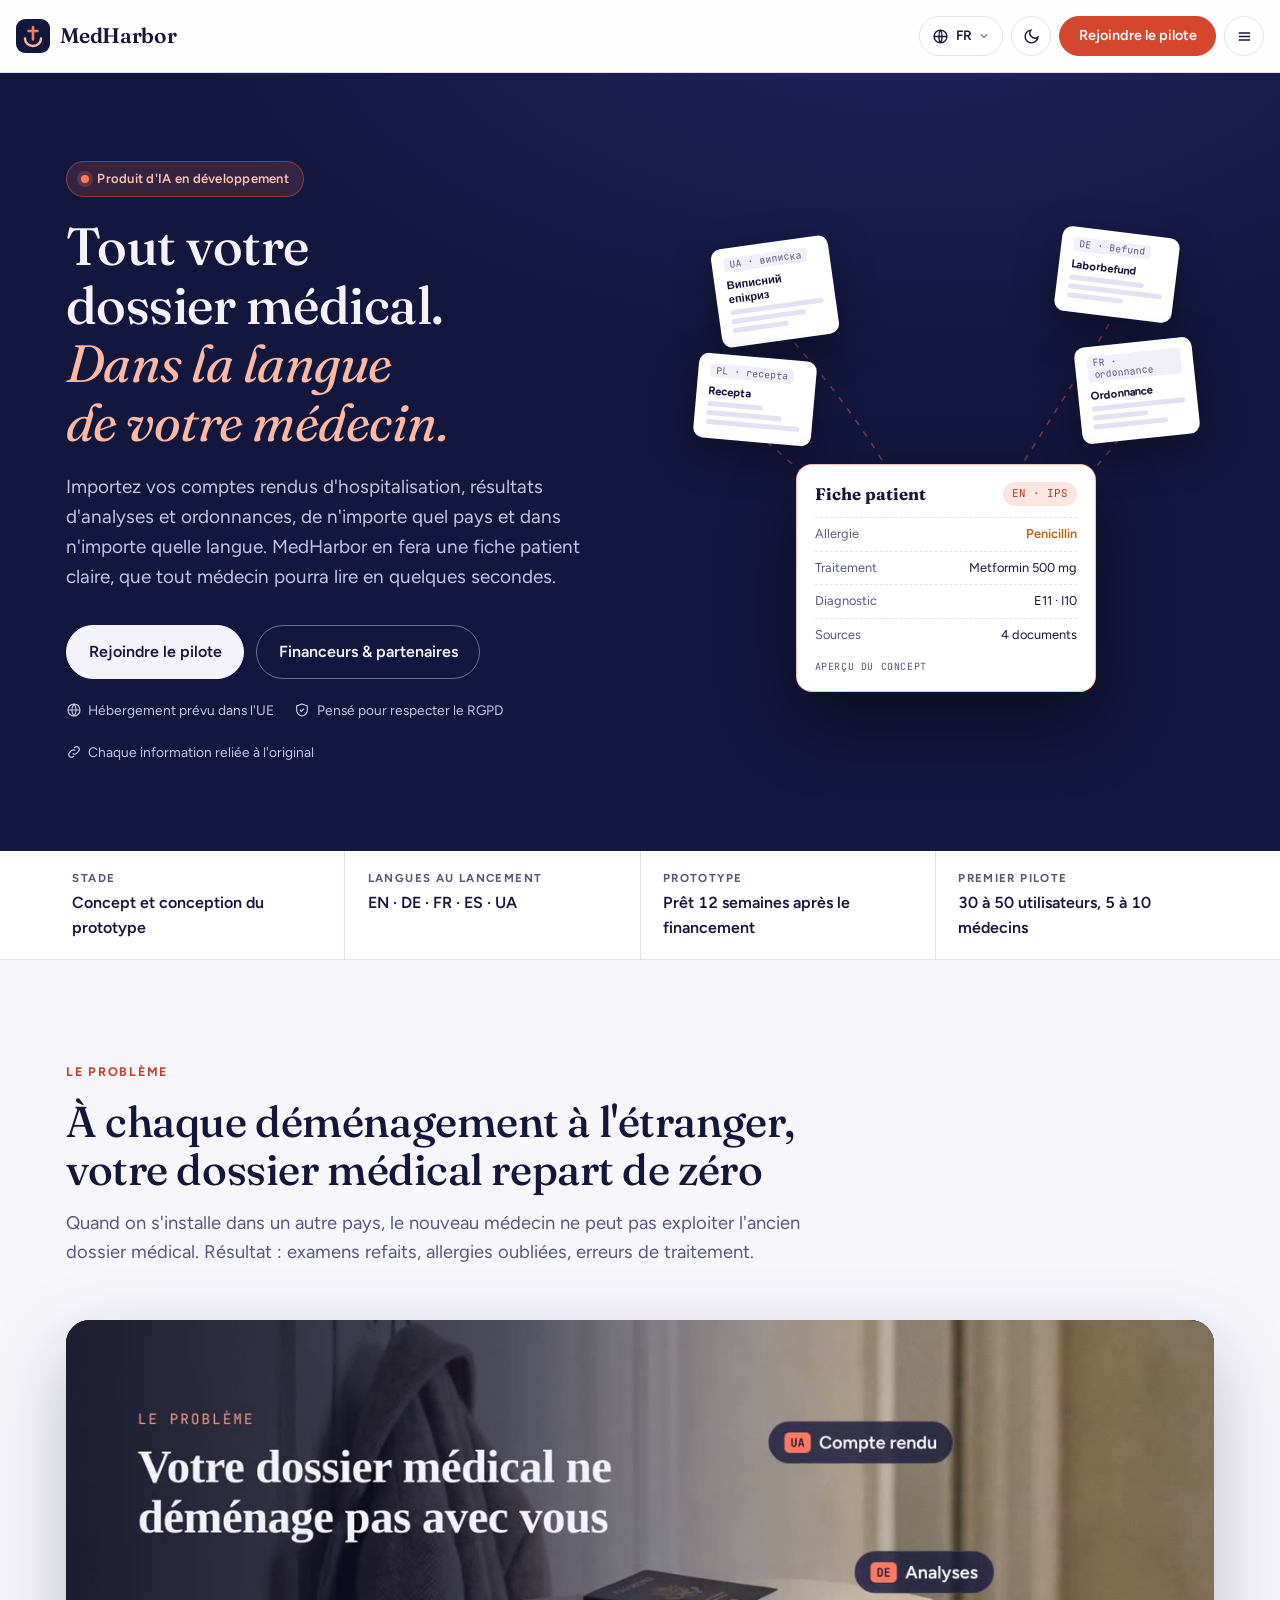
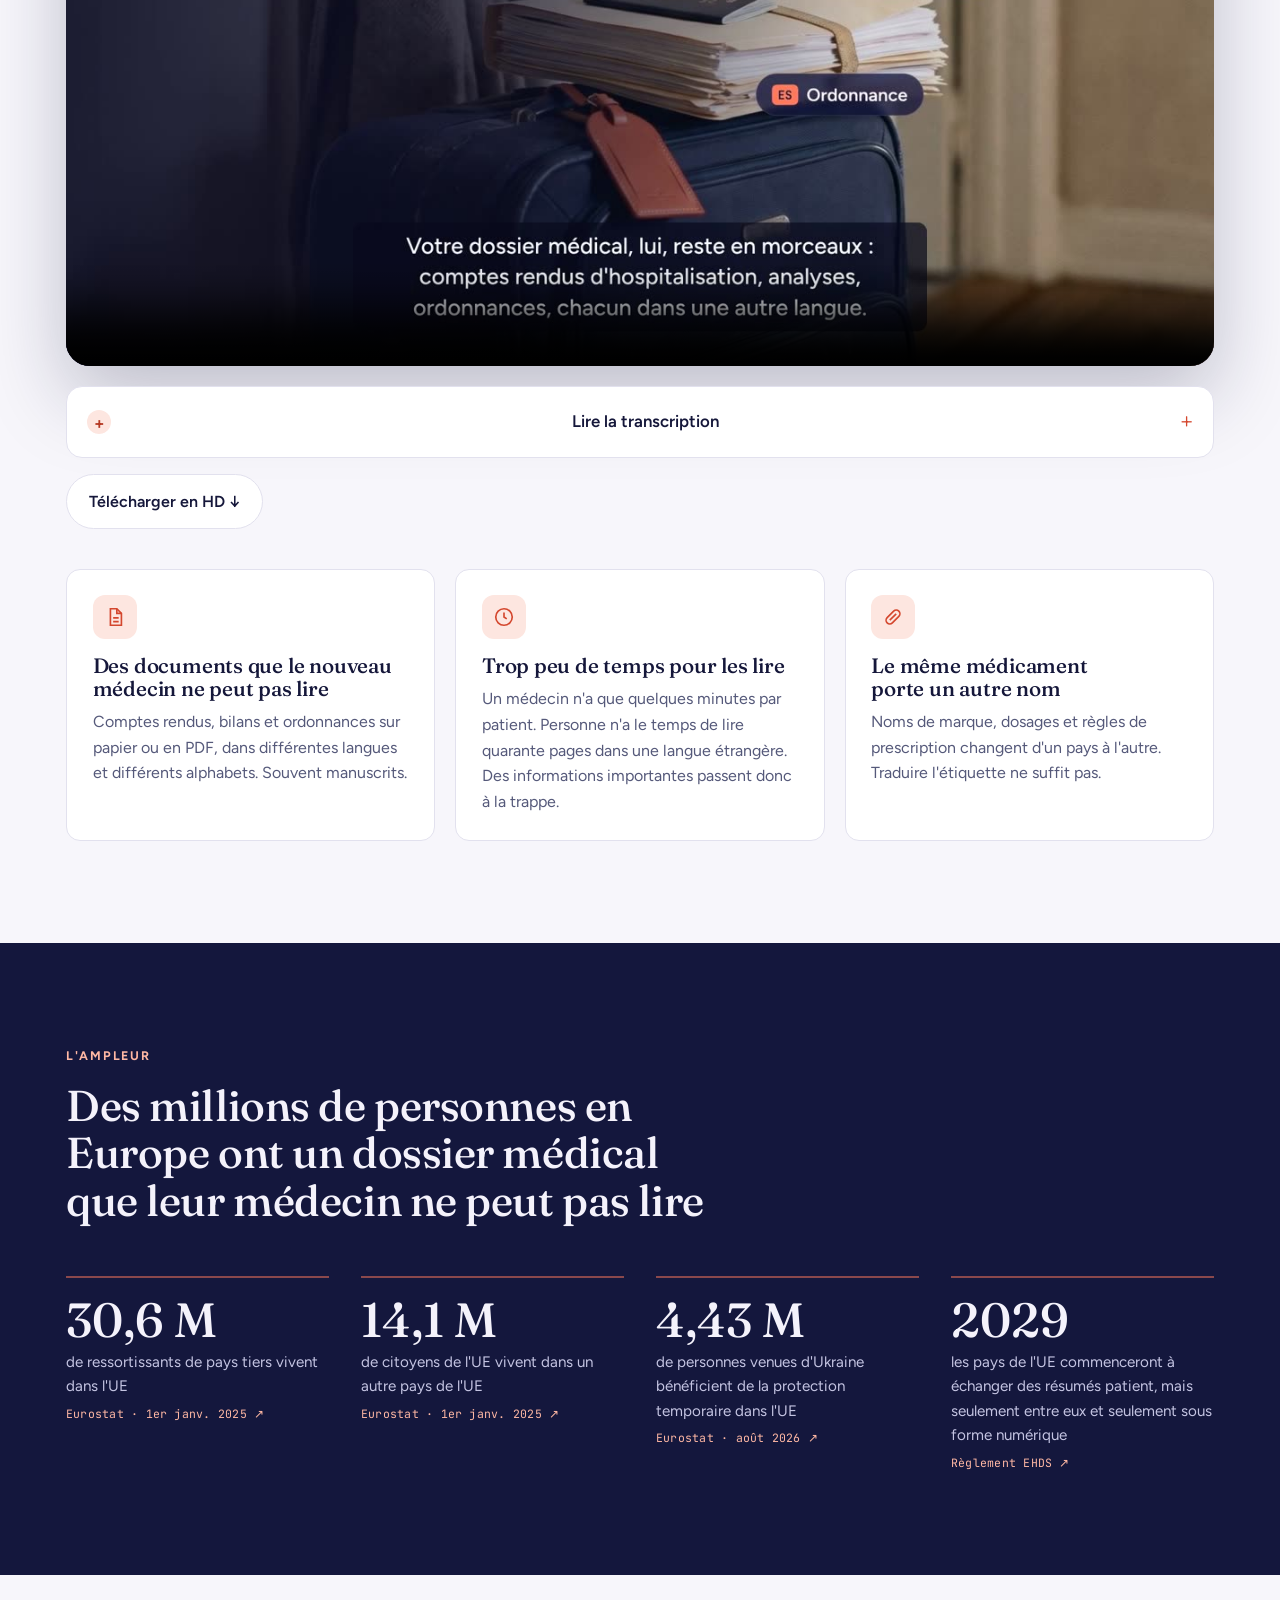
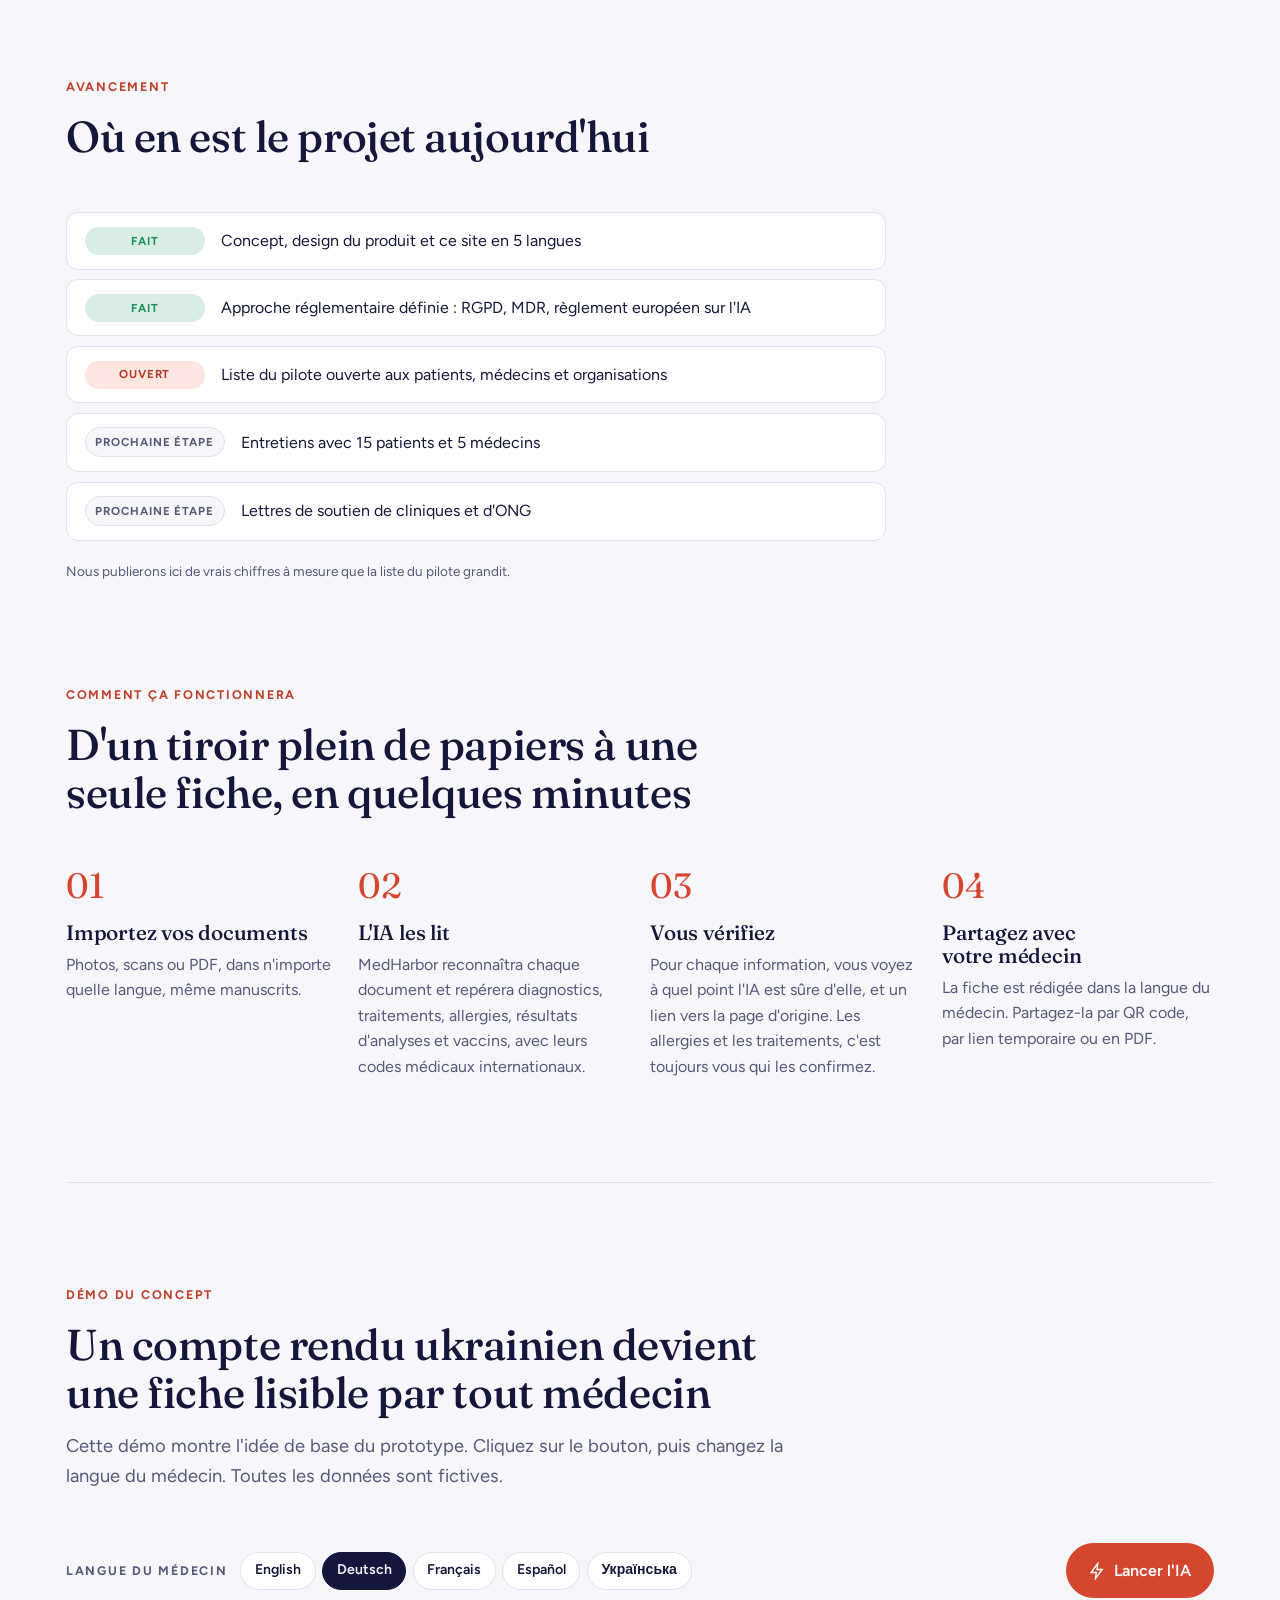
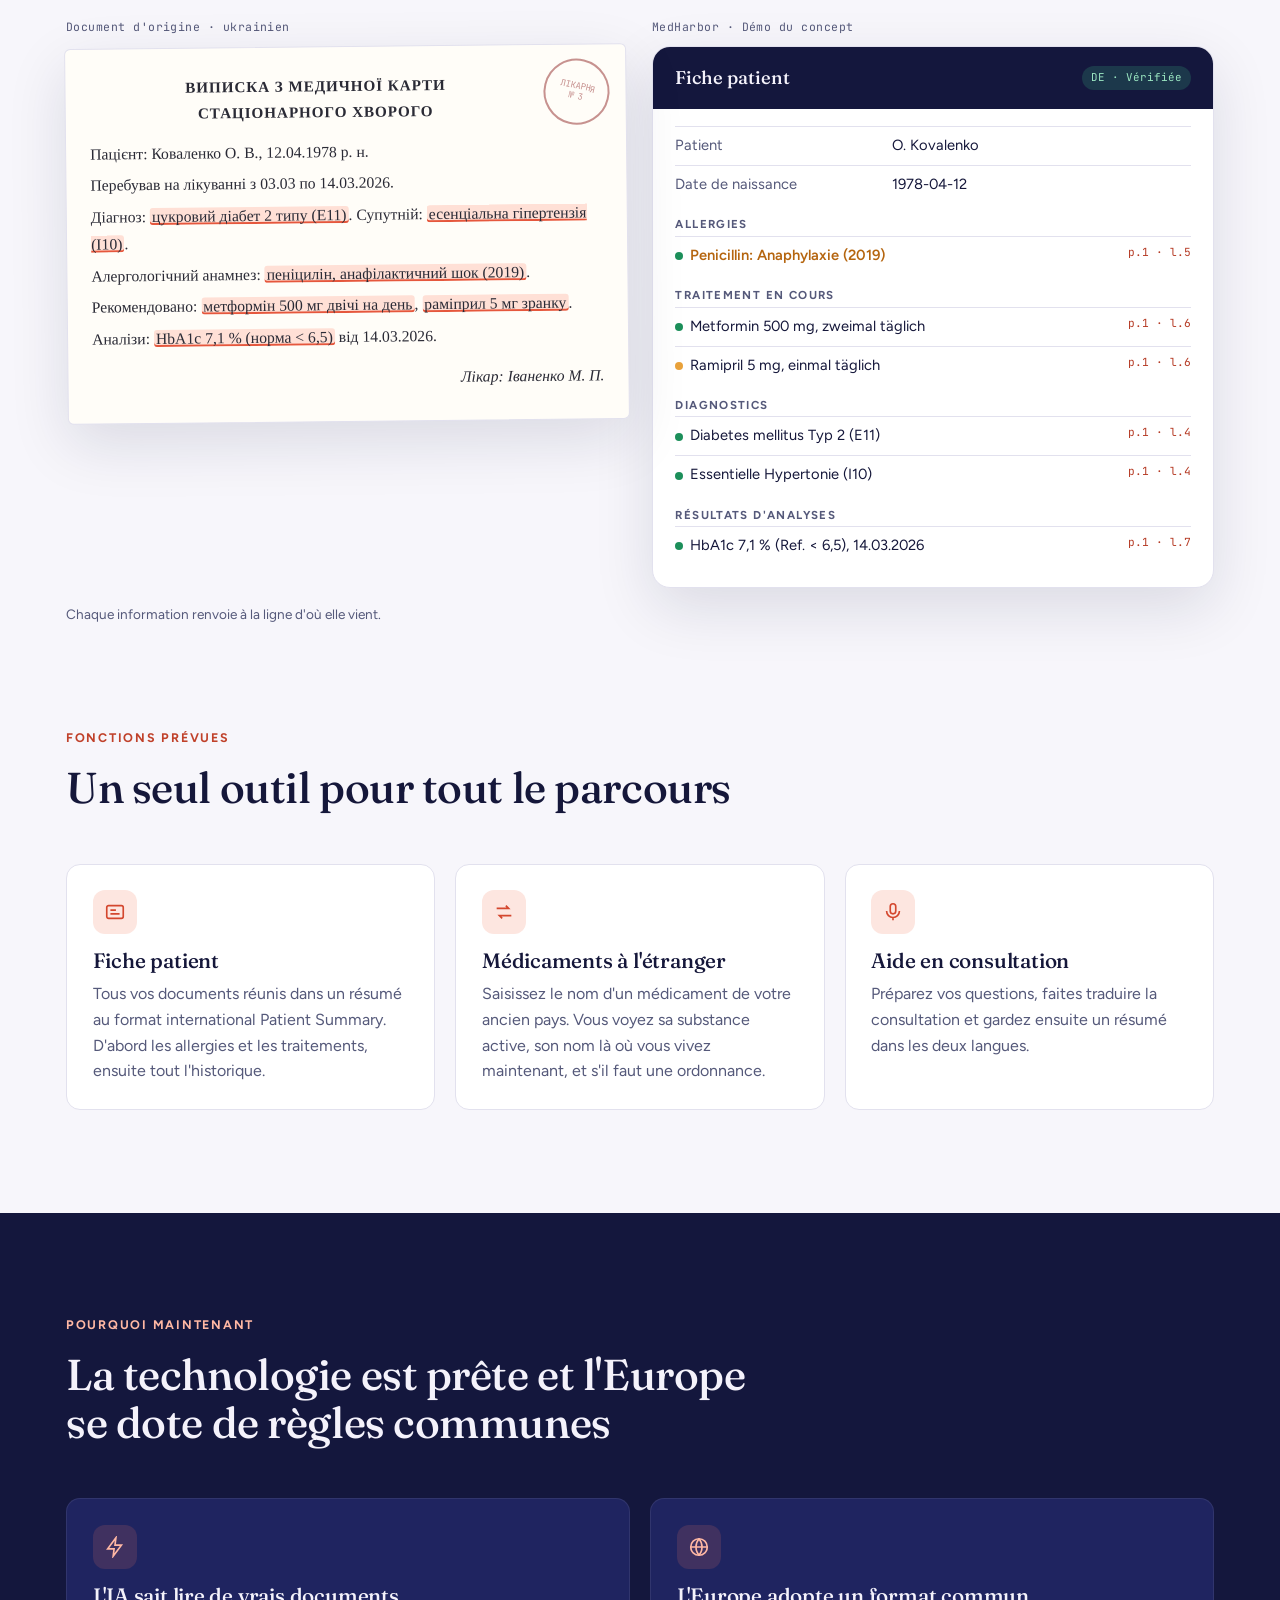
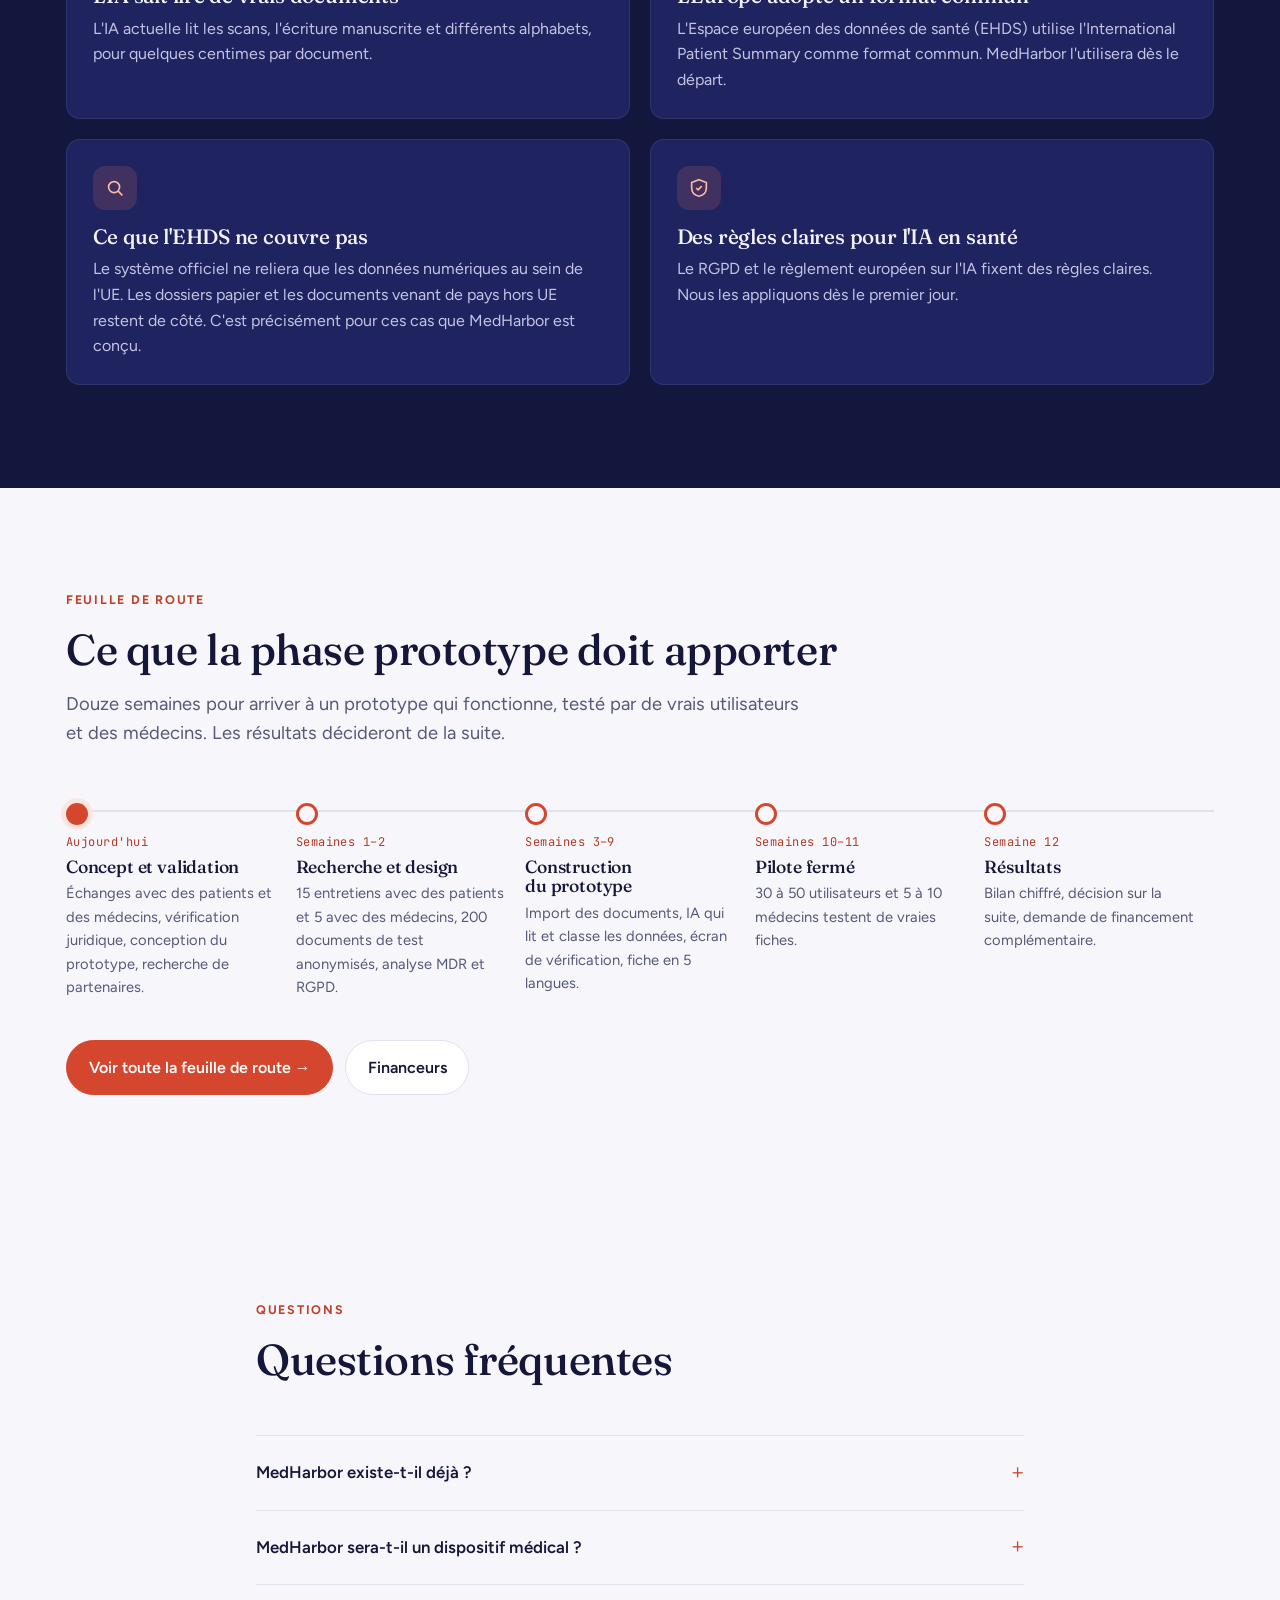
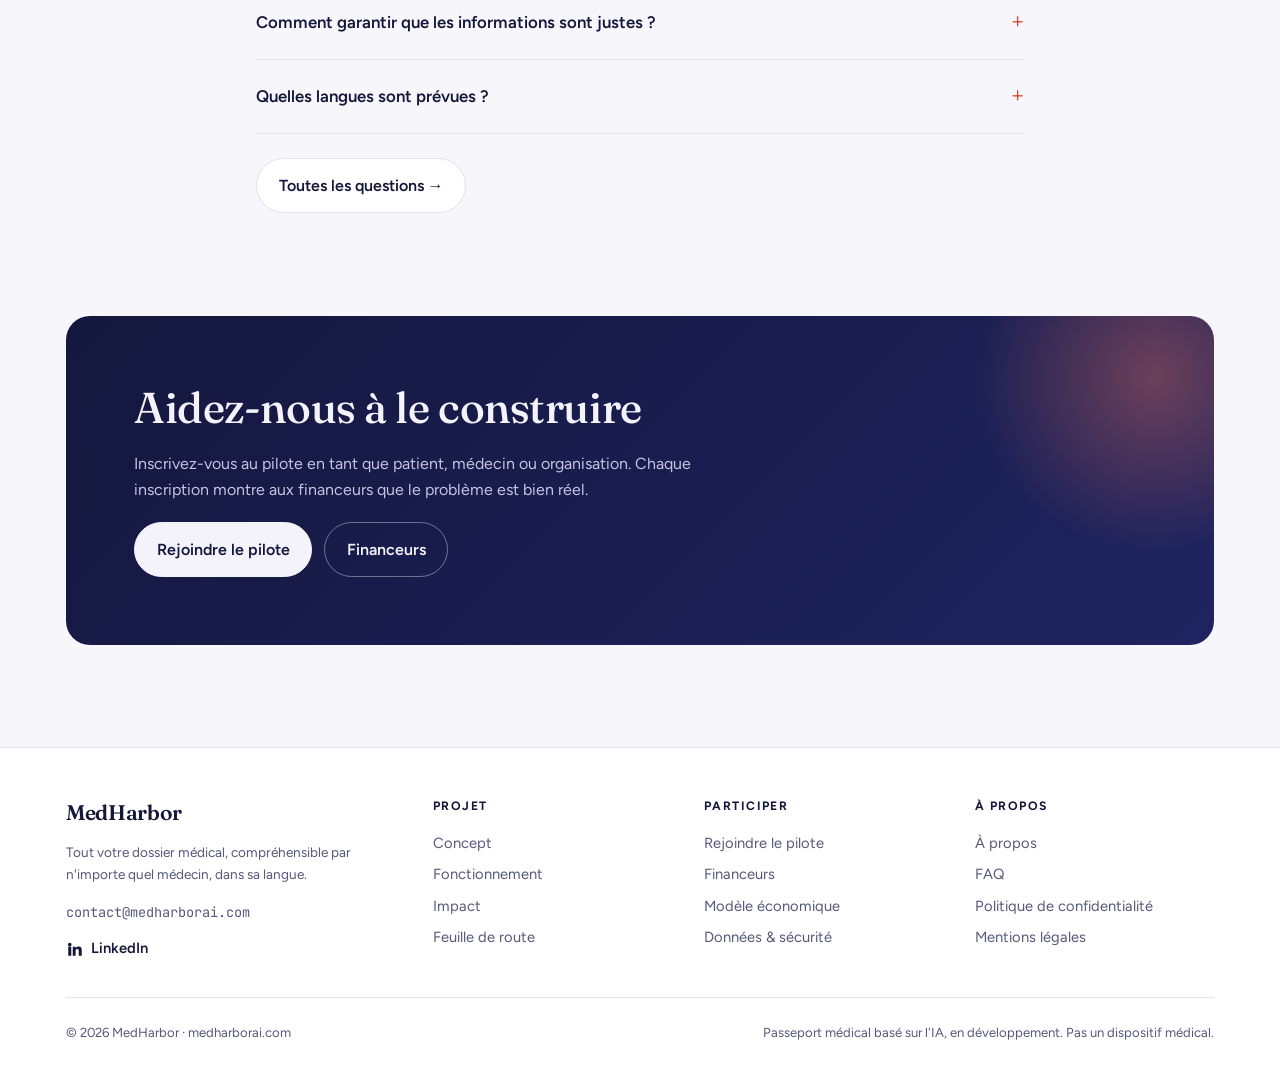
<file: fr/index.html>
<!doctype html>
<html lang="fr" data-base="../">
<head>
<meta charset="utf-8">
<meta name="viewport" content="width=device-width, initial-scale=1, viewport-fit=cover">
<title>MedHarbor : tout votre dossier médical dans la langue de votre médecin</title>
<meta name="description" content="Passeport médical basé sur l&#x27;IA, en développement : une fiche patient claire, lisible par tout médecin dans sa propre langue.">
<meta name="theme-color" content="#14173d">
<link rel="canonical" href="https://medharborai.com/fr/">
<link rel="alternate" hreflang="en" href="https://medharborai.com/">
<link rel="alternate" hreflang="de" href="https://medharborai.com/de/">
<link rel="alternate" hreflang="fr" href="https://medharborai.com/fr/">
<link rel="alternate" hreflang="es" href="https://medharborai.com/es/">
<link rel="alternate" hreflang="uk" href="https://medharborai.com/ua/">
<link rel="alternate" hreflang="x-default" href="https://medharborai.com/">
<meta property="og:type" content="website">
<meta property="og:site_name" content="MedHarbor">
<meta property="og:locale" content="fr_FR">
<meta property="og:locale:alternate" content="en_GB">
<meta property="og:locale:alternate" content="de_DE">
<meta property="og:locale:alternate" content="es_ES">
<meta property="og:locale:alternate" content="uk_UA">
<meta property="og:title" content="MedHarbor : tout votre dossier médical dans la langue de votre médecin">
<meta property="og:description" content="Passeport médical basé sur l&#x27;IA, en développement : une fiche patient claire, lisible par tout médecin dans sa propre langue.">
<meta property="og:url" content="https://medharborai.com/fr/">
<meta property="og:image" content="https://medharborai.com/og-image-fr.jpg">
<meta property="og:image:secure_url" content="https://medharborai.com/og-image-fr.jpg">
<meta property="og:image:type" content="image/jpeg">
<meta property="og:image:width" content="1200">
<meta property="og:image:height" content="630">
<meta property="og:image:alt" content="MedHarbor : tout votre dossier médical dans la langue de votre médecin">
<meta name="twitter:card" content="summary_large_image">
<meta name="twitter:title" content="MedHarbor : tout votre dossier médical dans la langue de votre médecin">
<meta name="twitter:description" content="Passeport médical basé sur l&#x27;IA, en développement : une fiche patient claire, lisible par tout médecin dans sa propre langue.">
<meta name="twitter:image" content="https://medharborai.com/og-image-fr.jpg">
<link rel="icon" href="../favicon.ico" sizes="48x48">
<link rel="icon" href="../favicon.svg" type="image/svg+xml">
<link rel="apple-touch-icon" href="../apple-touch-icon.png">
<link rel="manifest" href="../site.webmanifest">
<link rel="preload" href="../fonts/mh-body-latin-normal.woff2" as="font" type="font/woff2" crossorigin>
<link rel="preload" href="../fonts/mh-display-latin-normal.woff2" as="font" type="font/woff2" crossorigin>
<script type="application/ld+json">{"@context":"https://schema.org","@type":"Organization","name":"MedHarbor","url":"https://medharborai.com/","logo":"https://medharborai.com/icon-512.png","email":"contact@medharborai.com","sameAs":["https://www.linkedin.com/company/medharborai/"],"founder":{"@type":"Person","name":"Pavlo Bulelik","jobTitle":"Founder and CEO","image":"https://medharborai.com/img/founder-512.webp","sameAs":"https://www.linkedin.com/in/pavlobulelik"}}</script>
<style>:root{padding-top:env(safe-area-inset-top,0px);padding-bottom:env(safe-area-inset-bottom,0px)}</style>
<link rel="stylesheet" href="../fonts.css">
<style>
/* Layout concept: a calm harbour. Light working pages, one deep-indigo hero where scattered documents dock into one card; coral marks what matters. */
:root{
  --bg:#f7f6fb; --bg-2:#ffffff; --ink:#15173a; --ink-2:#55597a; --line:#e2e1ee;
  --harbor:#14173d; --harbor-2:#1f2460; --on-harbor:#f4f2fb; --on-harbor-2:#c4c4e2;
  --tide:#d4472e; --tide-2:#b53a24; --tide-soft:#fde6e0; --eyebrow:#c0412a;
  --amber:#e9a23b; --amber-soft:#fcefd8; --good:#1c8f5a; --warn:#b5650f;
  --shadow:0 20px 60px rgba(20,23,61,.12);
  --display:"MH Display",Georgia,"Times New Roman",serif;
  --body:"MH Body","Segoe UI",Roboto,Helvetica,Arial,sans-serif;
  --mono:"MH Mono",ui-monospace,SFMono-Regular,Menlo,monospace;
  --r:14px; --gl:max(16px,env(safe-area-inset-left,0px)); --gr:max(16px,env(safe-area-inset-right,0px));
}
@media (prefers-color-scheme:dark){:root:not([data-theme="light"]){
  --bg:#0e0f26; --bg-2:#171a3a; --ink:#ecebf7; --ink-2:#b0b1d0; --line:#2a2d55;
  --harbor:#090a1c; --harbor-2:#171a45; --on-harbor:#f4f2fb; --on-harbor-2:#c4c4e2;
  --tide:#ff7a5c; --tide-2:#ff9a82; --tide-soft:#3d1c18; --eyebrow:#ff9a82;
  --amber:#f0b64f; --amber-soft:#3a2d12; --good:#3fbf83; --warn:#f0a548;
  --shadow:0 20px 60px rgba(0,0,0,.45); color-scheme:dark}}
:root[data-theme="dark"]{
  --bg:#0e0f26; --bg-2:#171a3a; --ink:#ecebf7; --ink-2:#b0b1d0; --line:#2a2d55;
  --harbor:#090a1c; --harbor-2:#171a45; --on-harbor:#f4f2fb; --on-harbor-2:#c4c4e2;
  --tide:#ff7a5c; --tide-2:#ff9a82; --tide-soft:#3d1c18; --eyebrow:#ff9a82;
  --amber:#f0b64f; --amber-soft:#3a2d12; --good:#3fbf83; --warn:#f0a548;
  --shadow:0 20px 60px rgba(0,0,0,.45); color-scheme:dark}

*{box-sizing:border-box}
[hidden]{display:none!important}
html{scroll-behavior:smooth;overflow-x:clip}
body{margin:0;overflow-x:clip;background:var(--bg);color:var(--ink);font-family:var(--body);font-size:16px;line-height:1.6;-webkit-font-smoothing:antialiased}
body::before{content:"";position:fixed;inset:0 0 auto;height:env(safe-area-inset-top,0px);z-index:60;background:var(--bg-2)}
a{color:inherit}
img,svg{max-width:100%}
h1,h2,h3,h4{font-family:var(--display);font-weight:500;line-height:1.1;margin:0;text-wrap:balance;letter-spacing:-.01em}
h1{font-size:clamp(2.3rem,5.4vw,4.3rem)}
h2{font-size:clamp(1.75rem,3.5vw,2.7rem)}
h3{font-size:1.3rem}
p{margin:0}
.wrap{max-width:1180px;margin:0 auto;padding-left:var(--gl);padding-right:var(--gr)}
.narrow{max-width:800px}
.eyebrow{font-size:.78rem;letter-spacing:.14em;text-transform:uppercase;font-weight:700;color:var(--eyebrow)}
.lead{font-size:1.15rem;color:var(--ink-2);max-width:62ch}
.muted{color:var(--ink-2)}
.mono{font-family:var(--mono);font-size:.85rem}
.btn{display:inline-flex;align-items:center;justify-content:center;gap:.5rem;padding:.85rem 1.35rem;border-radius:999px;text-decoration:none;border:1.5px solid transparent;cursor:pointer;font:inherit;font-weight:600;white-space:nowrap;transition:transform .15s,box-shadow .15s,background .15s,border-color .15s}
.btn:active{transform:translateY(1px)}
.btn-primary{background:var(--tide);color:#fff;border-color:var(--tide)}
.btn-primary:hover{background:var(--tide-2);border-color:var(--tide-2);box-shadow:0 10px 30px rgba(212,71,46,.3)}
.btn-ghost{background:var(--bg-2);border-color:var(--line);color:var(--ink)}
.btn-ghost:hover{border-color:var(--ink-2)}
.btn-light{background:var(--on-harbor);color:#14173d;border-color:var(--on-harbor)}
.btn-outline-light{background:transparent;color:var(--on-harbor);border-color:rgba(244,242,251,.4)}
.btn-outline-light:hover{border-color:var(--on-harbor)}
.btn:disabled{opacity:.6;cursor:default}
:focus-visible{outline:2px solid var(--tide);outline-offset:3px}
.section{padding-block:clamp(3.5rem,8vw,6.5rem)}
.section.tight{padding-top:0}
.section:not(.band)+.section:not(.band){padding-top:0}
.section-head{display:grid;gap:1rem;max-width:780px;margin-bottom:clamp(2rem,5vw,3.25rem)}
.grid{display:grid;gap:1.25rem}
.g2{grid-template-columns:repeat(2,minmax(0,1fr))}
@media (max-width:760px){.g2{grid-template-columns:1fr}}
.g3{grid-template-columns:repeat(3,minmax(0,1fr))}
.g4{grid-template-columns:repeat(4,minmax(0,1fr))}
@media (max-width:1000px){.g4{grid-template-columns:repeat(2,minmax(0,1fr))}}
@media (max-width:860px){.g3{grid-template-columns:1fr}}
@media (max-width:560px){.g4{grid-template-columns:1fr}}
.card{background:var(--bg-2);border:1px solid var(--line);border-radius:var(--r);padding:1.6rem;min-width:0}
.card h3{margin-bottom:.5rem}
.card p{color:var(--ink-2)}
.icon{width:44px;height:44px;border-radius:12px;background:var(--tide-soft);color:var(--tide);display:grid;place-items:center;margin-bottom:1rem;flex-shrink:0}
.icon svg{width:22px;height:22px}

/* header */
header{position:sticky;top:env(safe-area-inset-top,0px);z-index:50;background:color-mix(in srgb,var(--bg-2) 84%,transparent);backdrop-filter:saturate(1.4) blur(14px);-webkit-backdrop-filter:saturate(1.4) blur(14px);border-bottom:1px solid var(--line)}
header .wrap{max-width:1320px}
.nav{display:flex;align-items:center;gap:1.25rem;height:72px}
.logo{display:flex;align-items:center;gap:.65rem;text-decoration:none;font-family:var(--display);font-weight:600;font-size:1.32rem;letter-spacing:-.015em;white-space:nowrap;flex-shrink:0;color:var(--ink)}
.logo svg{width:34px;height:34px;flex-shrink:0;display:block}
.links{display:flex;align-items:center;gap:.15rem;margin:0 auto;padding:4px;border:1px solid var(--line);border-radius:999px;background:var(--bg)}
.links a{text-decoration:none;padding:.5rem .95rem;border-radius:999px;font-weight:500;color:var(--ink-2);font-size:.92rem;white-space:nowrap;transition:color .15s,background .15s}
.links a:hover{color:var(--ink)}
.links a.active{color:var(--ink);background:var(--bg-2);box-shadow:0 1px 3px rgba(20,23,61,.12)}
.nav-right{display:flex;align-items:center;gap:.5rem;flex-shrink:0}
.lang{position:relative}
.ctrl{display:inline-flex;align-items:center;justify-content:center;gap:.4rem;height:40px;min-width:40px;padding:0 .75rem;border:1px solid var(--line);background:var(--bg-2);border-radius:999px;font:inherit;font-weight:600;font-size:.85rem;cursor:pointer;color:var(--ink);white-space:nowrap}
.ctrl:hover{border-color:var(--ink-2)}
.ctrl svg{width:17px;height:17px;flex-shrink:0;display:block}
.icon-btn{padding:0;width:40px}
.lang-menu{position:absolute;right:0;top:calc(100% + 10px);background:var(--bg-2);border:1px solid var(--line);border-radius:14px;box-shadow:var(--shadow);min-width:200px;padding:.4rem;display:none;z-index:70}
.lang-menu.open{display:block}
.lang-menu button{display:flex;width:100%;gap:.7rem;align-items:center;border:0;background:none;text-align:left;padding:.6rem .75rem;border-radius:9px;font:inherit;font-size:.95rem;cursor:pointer;color:var(--ink)}
.lang-menu button:hover,.lang-menu button.on{background:var(--bg)}
.lang-menu button.on::after{content:"";margin-left:auto;width:12px;height:7px;border-left:2px solid var(--tide);border-bottom:2px solid var(--tide);transform:rotate(-45deg) translateY(-2px)}
.lang-menu .code{font-family:var(--mono);font-size:.72rem;color:var(--ink-2);width:2.2ch}
.cta-nav{height:40px;padding:0 1.15rem;font-size:.9rem}
.burger{display:none}
.mobile-menu{display:none;border-top:1px solid var(--line);padding:.4rem 0 .6rem}
.mobile-menu a{display:block;padding:.5rem .75rem;font-size:.95rem;text-decoration:none;font-weight:500;border-radius:10px}
.mobile-menu a:hover,.mobile-menu a.active{background:var(--bg)}
.mobile-menu.open{display:grid;grid-template-columns:repeat(auto-fill,minmax(200px,1fr));gap:0 .75rem;max-height:calc(100vh - 80px);overflow-y:auto}
.mobile-menu .mm-cta{display:none}
@media (max-width:640px){.mobile-menu.open{grid-template-columns:1fr}.mobile-menu .mm-cta{display:inline-flex;margin-top:.5rem}}
@media (max-width:1360px){.links{display:none}.burger{display:inline-flex}.nav-right{margin-left:auto}}
@media (max-width:640px){.nav .cta-nav{display:none}.nav{height:64px;gap:.75rem}}
@media (max-width:420px){.nav{gap:.5rem}.nav-right{gap:.35rem}.nav-right .ctrl{padding:0 .6rem;min-width:38px;height:38px}.lang #langBtn svg{display:none}.logo{font-size:1.15rem}}

/* hero */
.hero{background:radial-gradient(1200px 600px at 70% -10%,var(--harbor-2),var(--harbor) 60%);color:var(--on-harbor);position:relative;overflow:hidden}
.hero .wrap{display:grid;grid-template-columns:1.05fr 1fr;gap:3rem;align-items:center;padding-block:clamp(3rem,7vw,5.5rem)}
.stage{display:inline-flex;align-items:center;gap:.55rem;padding:.4rem .85rem;border-radius:999px;background:rgba(255,122,92,.14);border:1px solid rgba(255,122,92,.35);color:#ffc3b3;font-size:.82rem;font-weight:600;letter-spacing:.02em}
.stage i{width:8px;height:8px;border-radius:50%;background:#ff7a5c;box-shadow:0 0 0 4px rgba(255,122,92,.2);animation:blink 2s ease-in-out infinite}
@keyframes blink{50%{opacity:.35}}
.hero h1{margin:1.25rem 0 1.25rem;font-size:clamp(2.1rem,4.1vw,3.4rem);line-height:1.12}
.hero h1 em{display:block;font-style:italic;color:#ffb8a4;font-weight:400}
.hero .lead{color:var(--on-harbor-2);font-size:1.18rem}
.hero-cta{display:flex;gap:.75rem;flex-wrap:wrap;margin-top:2rem}
.hero-note{margin-top:1.25rem;font-size:.86rem;color:var(--on-harbor-2);display:flex;gap:1.25rem;flex-wrap:wrap}
.hero-note span{display:inline-flex;align-items:center;gap:.4rem}
.hero-note svg{width:16px;height:16px}
@media (max-width:900px){.hero .wrap{grid-template-columns:1fr}}
.harbor{position:relative;aspect-ratio:1/1;max-width:500px;width:100%;margin:0 auto;min-width:0}
.doc{position:absolute;width:118px;padding:10px 12px;border-radius:10px;background:#fff;color:#15173a;box-shadow:0 14px 40px rgba(0,0,0,.35);font-size:.68rem;line-height:1.25;transform:rotate(var(--rot));animation:drift 7s ease-in-out infinite alternate;animation-delay:var(--d)}
.doc .tag{display:inline-block;font-family:var(--mono);font-size:.6rem;padding:1px 6px;border-radius:4px;background:#f1f0f8;color:#55597a;margin-bottom:6px}
.doc .ln{height:5px;border-radius:3px;background:#e4e2f0;margin:4px 0}
.doc .ln.s{width:60%}.doc .ln.m{width:80%}
.doc .h{font-weight:700;font-size:.7rem;margin-bottom:2px}
@keyframes drift{from{transform:rotate(var(--rot)) translateY(0)}to{transform:rotate(calc(var(--rot) * -.6)) translateY(-10px)}}
.lane{position:absolute;inset:0;pointer-events:none;width:100%;height:100%}
.lane path{fill:none;stroke:rgba(255,122,92,.4);stroke-width:1.5;stroke-dasharray:6 8;animation:flow 3s linear infinite}
@keyframes flow{to{stroke-dashoffset:-28}}
.pcard{position:absolute;left:50%;bottom:4%;transform:translateX(-50%);width:min(300px,80%);background:#fff;color:#15173a;border-radius:16px;padding:16px 18px;box-shadow:0 30px 70px rgba(0,0,0,.45);border:1px solid rgba(255,122,92,.5)}
.pcard .top{display:flex;justify-content:space-between;align-items:center;gap:.5rem;margin-bottom:10px}
.pcard .top b{font-family:var(--display);font-size:1.05rem}
.pcard .pill{background:#fde6e0;color:#b53a24}
.pcard .row{display:flex;justify-content:space-between;gap:.75rem;font-size:.8rem;padding:6px 0;border-top:1px dashed #e2e1ee}
.pcard .row span:first-child{color:#55597a}
.pcard .row.alert span:last-child{color:#b5650f;font-weight:600}
.pcard .foot{margin-top:8px;font-family:var(--mono);font-size:.62rem;color:#55597a;letter-spacing:.06em;text-transform:uppercase}
@media (max-width:600px){.doc.lo{display:none}.doc{width:104px}}
@media (prefers-reduced-motion:reduce){*{animation:none!important;transition:none!important}}
.pill{display:inline-block;font-family:var(--mono);font-size:.68rem;padding:3px 9px;border-radius:999px;background:var(--tide-soft);color:var(--tide-2);white-space:nowrap}

/* snapshot */
.snap{background:var(--bg-2);border-bottom:1px solid var(--line)}
.snap .wrap{display:grid;grid-template-columns:repeat(4,minmax(0,1fr));gap:1px;background:var(--line);padding-left:0;padding-right:0}
.snap .cell{background:var(--bg-2);padding:1.1rem 1.4rem;min-width:0}
.snap .k{font-size:.72rem;letter-spacing:.12em;text-transform:uppercase;font-weight:700;color:var(--ink-2)}
.snap .v{font-weight:600;font-size:1rem;margin-top:.15rem;font-variant-numeric:tabular-nums}
@media (max-width:860px){.snap .wrap{grid-template-columns:repeat(2,minmax(0,1fr))}}
@media (max-width:420px){.snap .wrap{grid-template-columns:1fr}}

/* bands */
.band{background:var(--harbor);color:var(--on-harbor)}
.band .lead,.band p{color:var(--on-harbor-2)}
.band .card{background:var(--harbor-2);border-color:rgba(255,255,255,.08)}
.band .card h3{color:var(--on-harbor)}
.band .card p{color:var(--on-harbor-2)}
.band .icon{background:rgba(255,122,92,.15);color:#ffb8a4}
.band .eyebrow{color:#ffb8a4}

/* stats */
.stats{display:grid;grid-template-columns:repeat(4,minmax(0,1fr));gap:2rem}
@media (max-width:1000px){.stats{grid-template-columns:repeat(2,minmax(0,1fr))}}
@media (max-width:480px){.stats{grid-template-columns:1fr}}
.stat{display:grid;gap:.4rem;align-content:start;border-top:2px solid rgba(255,122,92,.5);padding-top:1.1rem}
.stat b{font-family:var(--display);font-size:clamp(2.2rem,4vw,3rem);line-height:1;font-weight:500;font-variant-numeric:tabular-nums;color:var(--on-harbor)}
.stat span{color:var(--on-harbor-2);font-size:.95rem}
.stat a{font-family:var(--mono);font-size:.72rem;color:#ffb8a4;text-decoration:none;letter-spacing:.02em}
.stat a:hover{text-decoration:underline}

/* steps */
.steps{counter-reset:s}
.step{position:relative;padding-top:3.4rem;min-width:0}
.step::before{counter-increment:s;content:counter(s,decimal-leading-zero);position:absolute;left:0;top:0;font-family:var(--display);font-size:2.2rem;line-height:1;color:var(--tide)}
.band .step::before{color:#ffb8a4}
.step h3{margin-bottom:.4rem}

/* demo */
.demo{display:grid;grid-template-columns:1fr 1fr;gap:1.5rem;align-items:start}
@media (max-width:900px){.demo{grid-template-columns:1fr}}
.demo-bar{display:flex;flex-wrap:wrap;gap:1rem;align-items:center;justify-content:space-between;margin-bottom:1.25rem}
.chips{display:flex;gap:.4rem;flex-wrap:wrap}
.chip{border:1px solid var(--line);background:var(--bg-2);border-radius:999px;padding:.42rem .85rem;font:inherit;font-size:.88rem;font-weight:600;cursor:pointer;color:var(--ink)}
.chip.on{background:var(--harbor);color:var(--on-harbor);border-color:var(--harbor)}
.paper{background:#fffdf8;color:#2a2a35;border:1px solid var(--line);border-radius:6px;padding:1.6rem 1.5rem;font-family:"Times New Roman",Georgia,serif;font-size:.98rem;line-height:1.75;box-shadow:var(--shadow);position:relative;min-width:0;transform:rotate(-.6deg)}
.paper .stamp{position:absolute;right:16px;top:14px;border:2px solid #9a3b3b;color:#9a3b3b;border-radius:50%;width:66px;height:66px;display:grid;place-items:center;font-size:.55rem;font-family:var(--mono);text-align:center;line-height:1.1;transform:rotate(14deg);opacity:.55}
.paper h5{margin:0 0 .75rem;font-size:.95rem;letter-spacing:.06em;text-align:center;font-weight:700;padding-right:60px}
.paper p{margin:.25rem 0}
.paper mark{background:transparent;color:inherit;border-radius:3px;padding:0 2px;transition:background .35s,box-shadow .35s}
.paper mark.on{background:#ffe0d6;box-shadow:inset 0 -2px 0 #e5573d}
.paper mark.now{background:#ffc9b8}
.paper-cap{font-family:var(--mono);font-size:.72rem;color:var(--ink-2);margin-bottom:.6rem;letter-spacing:.04em}
.sheet{background:var(--bg-2);border:1px solid var(--line);border-radius:18px;box-shadow:var(--shadow);overflow:hidden;min-width:0}
.sheet-head{background:var(--harbor);color:var(--on-harbor);padding:1rem 1.4rem;display:flex;justify-content:space-between;align-items:center;gap:1rem;flex-wrap:wrap}
.sheet-head b{font-family:var(--display);font-size:1.15rem;font-weight:500}
.sheet-head .pill{background:rgba(255,255,255,.12);color:var(--on-harbor)}
.sheet-head .pill.ok{background:rgba(63,191,131,.2);color:#9be7c2}
.sheet-body{padding:1.1rem 1.4rem 1.4rem;display:grid;gap:.9rem}
.sheet h4{font-family:var(--body);font-size:.72rem;letter-spacing:.12em;text-transform:uppercase;color:var(--ink-2);margin-bottom:.3rem;font-weight:700}
.sheet table{width:100%;border-collapse:collapse;font-size:.92rem}
.sheet td{padding:.45rem 0;border-top:1px solid var(--line);vertical-align:top}
.sheet td:first-child{color:var(--ink-2);width:42%}
.sheet td.v{color:var(--ink);width:auto}
.sheet td.src{font-family:var(--mono);font-size:.7rem;color:var(--tide-2);white-space:nowrap;text-align:right;width:1%;padding-left:.75rem}
.sheet tr.alert td.v{color:var(--warn);font-weight:600}
.sheet tr.fresh td{animation:pop .5s ease}
@keyframes pop{from{background:var(--tide-soft)}to{background:transparent}}
.conf{display:inline-block;width:8px;height:8px;border-radius:50%;background:var(--good);margin-right:7px;vertical-align:middle}
.conf.mid{background:var(--amber)}
.skel{display:inline-block;height:9px;border-radius:5px;background:var(--line);width:70%;vertical-align:middle}
.demo-actions{display:flex;gap:.75rem;align-items:center;flex-wrap:wrap;margin-top:1.25rem}
.demo-note{font-size:.85rem;color:var(--ink-2)}

/* tables */
.progress{list-style:none;margin:0;padding:0;display:grid;gap:.6rem;max-width:820px}
.progress li{display:flex;gap:1rem;align-items:center;background:var(--bg-2);border:1px solid var(--line);border-radius:12px;padding:.85rem 1.1rem}
.st{flex-shrink:0;min-width:7.5rem;text-align:center;font-size:.72rem;font-weight:700;letter-spacing:.08em;text-transform:uppercase;padding:.3rem .6rem;border-radius:999px}
.st-done{background:color-mix(in srgb,var(--good) 16%,transparent);color:var(--good)}
.st-open{background:var(--tide-soft);color:var(--tide-2)}
.st-next{background:var(--bg);color:var(--ink-2);border:1px solid var(--line)}
.next{margin:0;padding-left:1.2rem;display:grid;gap:.55rem;color:var(--ink-2)}
.next li::marker{color:var(--tide);font-weight:700}
.social{display:inline-flex!important;align-items:center;gap:.45rem;margin-top:.6rem;font-weight:600;color:var(--ink)}
.demo-bar .btn{flex-shrink:0}
@media (max-width:640px){
 .section{padding-block:2.75rem}
 .section-head{margin-bottom:1.5rem}
 .hide-m{display:none}
 .card{padding:1.15rem}
 .card .icon{width:36px;height:36px;margin-bottom:.6rem}
 .card .icon svg{width:18px;height:18px}
 .step{padding-top:2.6rem}
 .step::before{font-size:1.7rem}
 .stats{grid-template-columns:repeat(2,minmax(0,1fr));gap:1.25rem}
 .stat b{font-size:1.9rem}
 .stat span{font-size:.86rem}
 .faq-teaser details:nth-of-type(n+3){display:none}
 .hero-note{gap:.4rem 1rem}
 .progress li{flex-direction:column;align-items:flex-start;gap:.4rem}
 .st{min-width:0}
 .demo-bar .btn{width:100%}
}
.tbl-wrap{overflow-x:auto;border:1px solid var(--line);border-radius:var(--r);background:var(--bg-2)}
.tbl{width:100%;border-collapse:collapse;font-size:.95rem;min-width:520px}
.tbl th{text-align:left;font-size:.72rem;letter-spacing:.12em;text-transform:uppercase;color:var(--ink-2);font-weight:700;padding:.9rem 1.1rem;border-bottom:1px solid var(--line);background:var(--bg)}
.tbl td{padding:.85rem 1.1rem;border-bottom:1px solid var(--line);vertical-align:top}
.tbl tr:last-child td{border-bottom:0}
.tbl .num{text-align:right;font-variant-numeric:tabular-nums;white-space:nowrap}
.tbl tr.total td{font-weight:700;background:var(--bg)}
.tbl td:first-child{font-weight:500}

/* timeline */
.phases{display:grid;grid-template-columns:repeat(5,minmax(0,1fr));gap:0;position:relative}
.phases::before{content:"";position:absolute;left:0;right:0;top:9px;height:2px;background:var(--line)}
.phase{position:relative;padding:2rem 1rem 0 0;min-width:0}
.phase::before{content:"";position:absolute;left:0;top:2px;width:16px;height:16px;border-radius:50%;background:var(--bg);border:3px solid var(--tide)}
.phase.now::before{background:var(--tide);box-shadow:0 0 0 5px var(--tide-soft)}
.phase .when{font-family:var(--mono);font-size:.75rem;color:var(--tide-2);letter-spacing:.04em}
.phase h3{font-size:1.1rem;margin:.3rem 0 .4rem}
.phase p{color:var(--ink-2);font-size:.92rem}
@media (max-width:900px){.phases{grid-template-columns:1fr;gap:1.5rem;padding-left:1.75rem}.phases::before{left:7px;right:auto;top:0;bottom:0;width:2px;height:auto}.phase{padding:0}.phase::before{left:-1.75rem;top:.15rem}}

/* misc */
.cta{background:linear-gradient(135deg,var(--harbor),var(--harbor-2));color:var(--on-harbor);border-radius:24px;padding:clamp(2.25rem,6vw,4.25rem);display:grid;gap:1.25rem;justify-items:start;position:relative;overflow:hidden}
.cta::before{content:"";position:absolute;right:-120px;top:-120px;width:360px;height:360px;border-radius:50%;background:radial-gradient(circle,rgba(255,122,92,.35),transparent 70%)}
.cta p{color:var(--on-harbor-2);max-width:58ch}
.cta .row{display:flex;gap:.75rem;flex-wrap:wrap}
details{border-top:1px solid var(--line);padding:1.1rem 0}
details:last-child{border-bottom:1px solid var(--line)}
summary{cursor:pointer;font-weight:600;font-size:1.05rem;list-style:none;display:flex;justify-content:space-between;gap:1rem;align-items:center}
summary::-webkit-details-marker{display:none}
summary::after{content:"+";font-family:var(--display);font-size:1.5rem;color:var(--tide);transition:transform .2s;flex-shrink:0}
details[open] summary::after{transform:rotate(45deg)}
details p{margin-top:.75rem;color:var(--ink-2);max-width:70ch}
.field{display:grid;gap:.35rem}
.field label{font-size:.86rem;font-weight:600}
.field input,.field textarea,.field select{font:inherit;padding:.75rem .9rem;border:1px solid var(--line);border-radius:10px;background:var(--bg-2);color:var(--ink);width:100%}
.field textarea{min-height:110px;resize:vertical}
.check{display:flex;gap:.65rem;align-items:flex-start;font-size:.9rem;color:var(--ink-2)}
.check input{margin-top:.25rem;width:18px;height:18px;accent-color:var(--tide);flex-shrink:0}
.check a{color:var(--tide-2)}
.form{display:grid;gap:1rem}
.form .two{display:grid;grid-template-columns:1fr 1fr;gap:1rem}
@media (max-width:560px){.form .two{grid-template-columns:1fr}}
.ferr{color:var(--warn);font-size:.82rem;font-weight:600;line-height:1.35}
.field [aria-invalid="true"]{border-color:var(--warn);box-shadow:0 0 0 3px color-mix(in srgb,var(--warn) 18%,transparent)}
.flabel{font-size:.86rem;font-weight:600}
.frow{display:flex;justify-content:space-between;gap:1rem;align-items:flex-start}
.counter{font-size:.76rem;color:var(--ink-2);margin-left:auto;font-variant-numeric:tabular-nums;white-space:nowrap}
#f-langs .chip{font-size:.84rem;padding:.38rem .8rem}
#f-langs .chip.on{background:var(--harbor);color:var(--on-harbor);border-color:var(--harbor)}
.toast{padding:.9rem 1rem;border-radius:10px;background:var(--tide-soft);color:var(--tide-2);font-weight:600}
.copy{display:inline-flex;align-items:center;gap:.6rem;background:var(--bg-2);border:1px solid var(--line);border-radius:12px;padding:.7rem .7rem .7rem 1rem;font-family:var(--mono);font-size:.92rem;max-width:100%;flex-wrap:wrap}
.copy button{border:0;background:var(--harbor);color:var(--on-harbor);border-radius:8px;padding:.4rem .75rem;font:inherit;font-size:.8rem;font-weight:700;cursor:pointer}
.kv{display:grid;grid-template-columns:minmax(120px,200px) 1fr;border:1px solid var(--line);border-radius:var(--r);overflow:hidden;background:var(--bg-2)}
.kv div{padding:.85rem 1.1rem;border-bottom:1px solid var(--line);min-width:0}
.kv div:nth-child(odd){color:var(--ink-2);font-size:.85rem;font-weight:600;background:var(--bg)}
.kv div:nth-last-child(-n+2){border-bottom:0}
@media (max-width:520px){.kv{grid-template-columns:1fr}.kv div:nth-child(odd){border-bottom:0;padding-bottom:.2rem}.kv div:nth-last-child(2){border-bottom:0}}
.founder{display:flex;gap:1.5rem;align-items:center;flex-wrap:wrap}
.avatar{width:128px;height:128px;overflow:hidden;border-radius:50%;background:linear-gradient(135deg,var(--harbor),var(--harbor-2));color:#ffb8a4;display:grid;place-items:center;font-family:var(--display);font-size:2rem;flex-shrink:0;border:3px solid var(--tide-soft)}
.founder h3{font-size:1.6rem}
.avatar img{width:100%;height:100%;object-fit:cover;display:block}
.role-tag{font-size:.72rem;letter-spacing:.12em;text-transform:uppercase;font-weight:700;color:var(--eyebrow)}
.card.open{border-style:dashed}
.open .role-tag{color:var(--ink-2)}
.never{list-style:none;padding:0;margin:0;display:grid;gap:.6rem}
.never li{display:flex;gap:.6rem;align-items:center}
.never li::before{content:"";width:14px;height:14px;border-radius:50%;border:2px solid var(--tide);background:linear-gradient(45deg,transparent 45%,var(--tide) 45%,var(--tide) 55%,transparent 55%);flex-shrink:0}
.split{display:grid;grid-template-columns:1fr 1fr;gap:3rem;align-items:start}
@media (max-width:900px){.split{grid-template-columns:1fr;gap:2rem}}
.disclaimer{font-size:.85rem;color:var(--ink-2);max-width:72ch}
.legal h2{font-size:1.4rem;margin:2rem 0 .5rem}
.legal p{color:var(--ink-2);max-width:72ch}
.tabs{display:flex;gap:.4rem;flex-wrap:wrap;border-bottom:1px solid var(--line);margin-bottom:2rem}
.tabs button{border:0;background:none;padding:.8rem 1rem;font:inherit;font-weight:600;cursor:pointer;color:var(--ink-2);border-bottom:2px solid transparent;margin-bottom:-1px}
.tabs button.on{color:var(--tide-2);border-color:var(--tide)}
.feature ul{padding-left:1.1rem;color:var(--ink-2);display:grid;gap:.5rem;margin:1.25rem 0 0}
.drug{background:var(--bg-2);border:1px solid var(--line);border-radius:16px;padding:1.2rem;display:grid;gap:.7rem;box-shadow:var(--shadow);min-width:0}
.drug .arrow{text-align:center;color:var(--tide);font-size:1.3rem;line-height:1}
.drug .box{border:1px solid var(--line);border-radius:10px;padding:.8rem 1rem;display:grid;gap:.15rem}
.drug .box small{color:var(--ink-2)}
.drug .box.hi{border-color:var(--tide);background:var(--tide-soft)}
.flag{font-family:var(--mono);font-size:.7rem;letter-spacing:.08em;text-transform:uppercase;color:var(--ink-2)}
.concept-tag{display:inline-block;font-family:var(--mono);font-size:.68rem;letter-spacing:.06em;text-transform:uppercase;color:var(--ink-2);border:1px dashed var(--line);border-radius:6px;padding:2px 8px;margin-bottom:1rem}

footer{border-top:1px solid var(--line);background:var(--bg-2);padding-block:3rem 2rem;color:var(--ink-2);font-size:.92rem}
.fgrid{display:grid;grid-template-columns:1.4fr repeat(3,1fr);gap:2rem}
@media (max-width:800px){.fgrid{grid-template-columns:1fr 1fr}}
@media (max-width:480px){.fgrid{grid-template-columns:1fr}}
footer h5{font-family:var(--body);font-size:.76rem;letter-spacing:.12em;text-transform:uppercase;color:var(--ink);margin:0 0 .75rem}
footer a{display:block;text-decoration:none;padding:.25rem 0}
footer a:hover{color:var(--tide-2)}
.fbottom{display:flex;justify-content:space-between;gap:1rem;flex-wrap:wrap;border-top:1px solid var(--line);margin-top:2rem;padding-top:1.5rem;font-size:.82rem}
.skip{position:absolute;left:-999px}
.transcript{margin-top:1.25rem;border:1px solid var(--line);border-radius:16px;background:var(--bg-2);padding:0 1.25rem}
.transcript summary{cursor:pointer;padding:1rem 0;font-weight:600;color:var(--ink);list-style:none;display:flex;align-items:center;gap:.6rem}
.transcript summary::-webkit-details-marker{display:none}
.transcript summary::before{content:"+";display:inline-grid;place-items:center;width:1.5rem;height:1.5rem;border-radius:50%;background:var(--tide-soft);color:var(--tide-2);font-weight:700}
.transcript[open] summary::before{content:"−"}
.transcript p{color:var(--ink-2);margin:0 0 .9rem;max-width:72ch}
.transcript[open]{padding-bottom:.4rem}
.photo{margin:0 0 2.5rem;border-radius:24px;overflow:hidden;aspect-ratio:21/9;background:var(--line);box-shadow:0 20px 60px rgba(20,23,61,.12)}
.photo img{width:100%;height:100%;object-fit:cover;display:block}
.vid{border-radius:24px;overflow:hidden;background:#14173d;aspect-ratio:16/9;box-shadow:0 30px 80px rgba(20,23,61,.25)}
.vid video{width:100%;height:100%;display:block;background:#14173d}
@media (max-width:640px){.photo{aspect-ratio:16/10;border-radius:18px;margin-bottom:1.75rem}.vid{border-radius:16px}}
.skip:focus{left:1rem;top:1rem;background:var(--tide);color:#fff;padding:.5rem 1rem;border-radius:8px;z-index:100}
</style>

<a class="skip" href="#main">Skip to content</a>
<header>
  <div class="wrap">
    <nav class="nav" aria-label="Main">
      <a class="logo" href="#home">
        <svg viewBox="0 0 34 34" fill="none" aria-hidden="true"><rect width="34" height="34" rx="9" fill="#14173d"/><path d="M17 8v12.5" stroke="#ff7a5c" stroke-width="2.6" stroke-linecap="round"/><path d="M12.5 12h9" stroke="#ff7a5c" stroke-width="2.6" stroke-linecap="round"/><path d="M9 19.5c0 4.4 3.6 7.5 8 7.5s8-3.1 8-7.5" stroke="#ffb8a4" stroke-width="2.4" stroke-linecap="round"/></svg>
        <span>MedHarbor</span>
      </a>
      <div class="links" id="links"></div>
      <div class="nav-right">
        <div class="lang">
          <button class="ctrl" id="langBtn" aria-haspopup="true" aria-expanded="false" aria-label="Language"><svg viewBox="0 0 24 24" fill="none" stroke="currentColor" stroke-width="2" aria-hidden="true"><circle cx="12" cy="12" r="9"/><path d="M3 12h18M12 3c3 3.5 3 14.5 0 18M12 3c-3 3.5-3 14.5 0 18"/></svg><span id="langLabel">EN</span><svg viewBox="0 0 24 24" fill="none" stroke="currentColor" stroke-width="2.4" aria-hidden="true" style="width:12px;height:12px;opacity:.6"><path d="M6 9l6 6 6-6"/></svg></button>
          <div class="lang-menu" id="langMenu" role="menu"></div>
        </div>
        <button class="ctrl icon-btn" id="themeBtn" aria-label="Toggle theme"><svg viewBox="0 0 24 24" fill="none" stroke="currentColor" stroke-width="2" aria-hidden="true"><path d="M21 12.8A9 9 0 1 1 11.2 3a7 7 0 0 0 9.8 9.8z"/></svg></button>
        <a class="btn btn-primary cta-nav" href="#pilot" id="navCta">Join the pilot</a>
        <button class="ctrl icon-btn burger" id="burger" aria-label="Menu"><svg viewBox="0 0 24 24" fill="none" stroke="currentColor" stroke-width="2" aria-hidden="true"><path d="M4 7h16M4 12h16M4 17h16"/></svg></button>
      </div>
    </nav>
    <div class="mobile-menu" id="mobileMenu"></div>
  </div>
</header>

<main id="main"></main>

<footer>
  <div class="wrap">
    <div class="fgrid" id="footerGrid"></div>
    <div class="fbottom"><span>© 2026 MedHarbor · medharborai.com</span><span id="footerTag"></span></div>
  </div>
</footer>

<script>
/* ============ sources (language-independent) ============ */
const SRC={
 eurostat2025:"https://www.thelocal.com/20260324/which-countries-in-europe-have-the-biggest-share-of-foreign-residents",
 tp2026:"https://www.eunews.it/en/2026/10/12/4-43-million-under-temporary-protection-in-the-eu-in-august/",
 ehds:"https://health.ec.europa.eu/ehealth-digital-health-and-care/european-health-data-space-regulation-ehds_en"
};
const STATSRC=['eurostat2025','eurostat2025','tp2026','ehds'];
const FOUNDER="Pavlo Bulelik";
const DOMAIN="medharborai.com";
const MAIL={hello:"contact@"+DOMAIN,partnerships:"partnerships@"+DOMAIN,founder:"bulelik.pavlo@"+DOMAIN};
// role index -> inbox: patient, doctor, organisation, funder, other
const ROLE_MAIL=[MAIL.hello,MAIL.hello,MAIL.partnerships,MAIL.partnerships,MAIL.hello];
const FOUNDER_URL="https://www.linkedin.com/in/pavlobulelik";
const COMPANY_URL="https://www.linkedin.com/company/medharborai/";

/* ============ demo card data ============ */
const CARD={
 en:{allergy:"Penicillin: anaphylaxis (2019)",med1:"Metformin 500 mg, twice daily",med2:"Ramipril 5 mg, once daily",dx1:"Type 2 diabetes mellitus (E11)",dx2:"Essential hypertension (I10)",lab:"HbA1c 7.1 % (ref. < 6.5), 14 Mar 2026"},
 de:{allergy:"Penicillin: Anaphylaxie (2019)",med1:"Metformin 500 mg, zweimal täglich",med2:"Ramipril 5 mg, einmal täglich",dx1:"Diabetes mellitus Typ 2 (E11)",dx2:"Essentielle Hypertonie (I10)",lab:"HbA1c 7,1 % (Ref. < 6,5), 14.03.2026"},
 fr:{allergy:"Pénicilline : anaphylaxie (2019)",med1:"Metformine 500 mg, deux fois par jour",med2:"Ramipril 5 mg, une fois par jour",dx1:"Diabète de type 2 (E11)",dx2:"Hypertension essentielle (I10)",lab:"HbA1c 7,1 % (réf. < 6,5), 14/03/2026"},
 es:{allergy:"Penicilina: anafilaxia (2019)",med1:"Metformina 500 mg, dos veces al día",med2:"Ramipril 5 mg, una vez al día",dx1:"Diabetes mellitus tipo 2 (E11)",dx2:"Hipertensión esencial (I10)",lab:"HbA1c 7,1 % (ref. < 6,5), 14/03/2026"},
 uk:{allergy:"Пеніцилін: анафілаксія (2019)",med1:"Метформін 500 мг, двічі на день",med2:"Раміприл 5 мг, раз на день",dx1:"Цукровий діабет 2 типу (E11)",dx2:"Есенціальна гіпертензія (I10)",lab:"HbA1c 7,1 % (норма < 6,5), 14.03.2026"}
};
const TRANSCRIPT={"en": ["You move to a new country. Your medical history stays behind, scattered across discharge letters, lab results and prescriptions, each in a different language.", "Your new doctor has a short appointment and a pile of papers they can't read. Tests get repeated. Important details get lost.", "MedHarbor is an AI medical passport we are building to fix this. You take photos of your documents, in any language.", "The AI picks out diagnoses, medication, allergies and test results, and puts them on one clear card. Every fact links back to the original page, and you confirm allergies and medication yourself.", "Your doctor reads the card in their own language. Each medicine shows its active ingredient and local equivalents. And during the visit, translation helps you understand each other.", "You decide who sees the card: with a QR code, a link that expires, or a PDF. MedHarbor organises and translates. It never diagnoses.", "MedHarbor is in development. We are looking for pilot users, clinics and partners. Visit medharborai.com."], "de": ["Sie ziehen in ein neues Land. Ihre Krankengeschichte bleibt zurück, verstreut auf Arztbriefe, Laborbefunde und Rezepte, jedes in einer anderen Sprache.", "Ihre neue Ärztin hat wenig Zeit und einen Stapel Papiere, die sie nicht lesen kann. Untersuchungen werden wiederholt. Wichtige Details gehen verloren.", "MedHarbor ist ein KI-Gesundheitspass, den wir genau dafür entwickeln. Sie fotografieren Ihre Unterlagen, egal in welcher Sprache.", "Die KI erkennt Diagnosen, Medikamente, Allergien und Laborwerte und fasst sie auf einer übersichtlichen Karte zusammen. Jeder Eintrag verweist auf die Originalseite, und Allergien und Medikamente bestätigen Sie selbst.", "Ihre Ärztin liest die Karte in ihrer eigenen Sprache. Bei jedem Medikament stehen der Wirkstoff und Präparate, die es hier gibt. Und im Gespräch hilft die Übersetzung, damit Sie sich verstehen.", "Sie entscheiden, wer die Karte sieht: per QR-Code, mit zeitlich begrenztem Link oder als PDF. MedHarbor ordnet und übersetzt. Diagnosen stellt es nie.", "MedHarbor ist in Entwicklung. Wir suchen Pilotnutzer, Kliniken und Partner. Mehr auf medharborai.com."], "fr": ["Vous partez vivre dans un nouveau pays. Votre dossier médical, lui, reste en morceaux : comptes rendus d'hospitalisation, analyses, ordonnances, chacun dans une autre langue.", "Votre nouveau médecin dispose de peu de temps et d'une pile de documents qu'il ne peut pas lire. On refait des examens. Des informations importantes se perdent.", "MedHarbor est un passeport médical basé sur l'IA, que nous développons pour changer cela. Vous photographiez vos documents, quelle que soit leur langue.", "L'IA repère les diagnostics, les traitements, les allergies et les résultats d'analyses, et les réunit sur une seule fiche claire. Chaque information renvoie à la page d'origine, et c'est vous qui confirmez allergies et traitements.", "Votre médecin lit la fiche dans sa propre langue. Pour chaque médicament, il voit la substance active et les équivalents disponibles sur place. Et pendant la consultation, la traduction vous aide à vous comprendre.", "C'est vous qui décidez qui voit la fiche : par QR code, par lien temporaire ou en PDF. MedHarbor organise et traduit. Il ne pose jamais de diagnostic.", "MedHarbor est en cours de développement. Nous recherchons des utilisateurs pilotes, des cliniques et des partenaires. Rendez-vous sur medharborai.com."], "es": ["Te mudas a otro país. Tu historial médico se queda atrás, repartido entre informes de alta, análisis y recetas, cada uno en un idioma distinto.", "Tu nuevo médico tiene una consulta corta y un montón de papeles que no puede leer. Se repiten pruebas. Se pierden datos importantes.", "MedHarbor es un pasaporte médico con IA que estamos creando para resolverlo. Haces fotos de tus documentos, estén en el idioma que estén.", "La IA identifica diagnósticos, medicación, alergias y resultados de análisis, y los reúne en una sola ficha clara. Cada dato enlaza con la página original, y las alergias y la medicación las confirmas tú.", "Tu médico lee la ficha en su propio idioma. En cada medicamento aparecen el principio activo y sus equivalentes en el país. Y durante la consulta, la traducción os ayuda a entenderos.", "Tú decides quién ve la ficha: con un código QR, un enlace que caduca o un PDF. MedHarbor ordena y traduce. Nunca diagnostica.", "MedHarbor está en desarrollo. Buscamos usuarios piloto, clínicas y socios. Más información en medharborai.com."], "uk": ["Ви переїжджаєте в іншу країну. А ваша медична історія лишається розкиданою: виписки, аналізи, рецепти, і кожен документ іншою мовою.", "Новий лікар має короткий прийом і стос паперів, які не може прочитати. Аналізи здають повторно. Важливі деталі губляться.", "Ми створюємо MedHarbor, медичний паспорт на основі ШІ, щоб це змінити. Ви фотографуєте свої документи, хоч якою мовою вони написані.", "ШІ знаходить діагнози, ліки, алергії та результати аналізів і зводить їх в одну зрозумілу картку. Кожен факт має посилання на сторінку оригіналу, а алергії й ліки ви підтверджуєте самі.", "Лікар читає картку своєю мовою. Для кожного препарату видно діючу речовину та місцеві аналоги. А під час прийому переклад допомагає вам зрозуміти одне одного.", "Ви вирішуєте, хто бачить картку: через QR-код, тимчасове посилання чи PDF. MedHarbor упорядковує і перекладає. Діагнозів він не ставить ніколи.", "MedHarbor зараз у розробці. Ми шукаємо учасників пілоту, клініки та партнерів. Деталі на medharborai.com."]};
const ORDER=['dx1','dx2','allergy','med1','med2','lab'];
const SRCREF={dx1:'p.1 · l.4',dx2:'p.1 · l.4',allergy:'p.1 · l.5',med1:'p.1 · l.6',med2:'p.1 · l.6',lab:'p.1 · l.7'};

/* ============ i18n ============ */
const T={
en:{langName:"English",
 nav:{home:"Home",concept:"Concept",how:"How it works",impact:"Impact",roadmap:"Roadmap",model:"Business model",security:"Privacy & safety",funders:"For funders",about:"About",faq:"FAQ",pilot:"Join the pilot",cta:"Join the pilot"},
 stage:"AI product in development",
 hero:{h:"Your whole medical history. <em>In your doctor's language.</em>",lead:"Upload discharge letters, test results and prescriptions from any country, in any language. MedHarbor will turn them into one clear patient card that any doctor can read in seconds.",c1:"Join the pilot",c2:"For funders & partners",n1:"Data will stay in the EU",n2:"Designed for GDPR compliance",n3:"Every fact linked to the original",concept:"Concept preview",card:"Patient card",allergy:"Allergy",med:"Medication",dx:"Diagnosis",sources:"Sources",docs:"4 documents"},
 snap:[["Stage","Concept and prototype design"],["Languages at launch","EN · DE · FR · ES · UA"],["Prototype","Ready 12 weeks after funding"],["First pilot","30–50 users and 5–10 doctors"]],
 problem:{eye:"The problem",h:"Every move abroad resets your medical history",lead:"When you move to another country, your new doctor can't use your old medical records. That leads to repeated tests, missed allergies and mistakes with medication.",items:[["Records the new doctor can't read","Discharge letters, lab reports and prescriptions on paper or as PDFs, in different languages and alphabets. Often handwritten."],["Too little time to read them", "A doctor has only a few minutes per patient. No one has time to read forty pages in a foreign language. So important details get missed."],["The same medicine has a different name","Brand names, doses and prescription rules differ from country to country. Translating the label is not enough."]]},
 video:{"tr":"Read the transcript","eye": "Video", "h": "MedHarbor in 90 seconds", "lead": "How the idea works: from a pile of papers in other languages to one card your doctor can read.", "hd": "Download in HD"},
 photo:{"move": "A suitcase in a hallway with a passport and a thick folder of documents", "visit": "Hands holding a smartphone at a doctor's desk", "desk": "Medical documents and a smartphone on a desk"},
 progress:{"eye": "Progress", "h": "Where the project stands today", "st": ["Done", "Open", "Next"], "items": ["Concept, product design and this website in 5 languages", "Regulatory approach defined: GDPR, MDR, EU AI Act", "Pilot list open to patients, doctors and organisations", "Interviews with 15 patients and 5 doctors", "Letters of support from clinics and NGOs"], "note": "We will publish real numbers here as the pilot list grows."},
 numbers:{eye:"The scale",h:"Millions of people in Europe have a medical history their local doctor can't read",stats:[["30.6 M","non-EU citizens live in the EU","Eurostat · 1 Jan 2025"],["14.1 M","EU citizens live in another EU country","Eurostat · 1 Jan 2025"],["4.43 M","people from Ukraine are under temporary protection in the EU","Eurostat · Aug 2026"],["2029","EU countries start sharing patient summaries, but only with each other and only in digital form","EHDS Regulation"]]},
 how:{eye:"How it will work",h:"From a drawer of papers to one card in minutes",steps:[["Upload your documents","Photos, scans or PDFs in any language, including handwritten notes."],["AI reads them","MedHarbor will recognise each document and pick out diagnoses, medication, allergies, test results and vaccinations, with their international medical codes."],["You check the result","Each fact shows how sure the AI is and links to the original page. Allergies and medication always need your confirmation."],["Share it with your doctor","The card is created in your doctor's language. Share it with a QR code, a link that expires, or a PDF."]]},
 demo:{eye:"Concept demo",h:"See a Ukrainian discharge letter turn into a card for any doctor",lead:"This demo shows the core idea of the prototype. Press the button, then switch the doctor's language. All data is made up.",lang:"Doctor's language",run:"Run the AI",running:"Reading the document…",again:"Run again",src:"Original document · Ukrainian",verified:"Checked",waiting:"Waiting",note:"Each fact links to the line it came from.",title:"Patient card",patient:"Patient",dob:"Date of birth",allergies:"Allergies",meds:"Current medication",dx:"Diagnoses",labs:"Test results"},
 modules:{eye:"Planned features",h:"One product for the whole journey",items:[["Patient card","All your records in one summary, in the international Patient Summary format. Allergies and medication come first, then the full history."],["Medicines abroad","Enter the name of a medicine from your old country. See what it contains, what it is called where you live now, and whether you need a prescription."],["Appointment helper","Prepare your questions beforehand, get translation during the visit, and keep a summary in both languages afterwards."]]},
 why:{eye:"Why now",h:"The technology is ready, and Europe is agreeing on common rules",items:[["AI can now read real documents","Today's AI can read scans, handwriting and different alphabets for a few cents per document."],["Europe is agreeing on one format","The European Health Data Space (EHDS) uses the International Patient Summary as its common format. MedHarbor will use the same format from the start."],["What EHDS won't cover","The official system will only connect digital records inside the EU. Paper records and documents from outside the EU are left out. MedHarbor is built for exactly these cases."],["Clear rules for AI in healthcare","GDPR and the EU AI Act set clear rules. We follow them from day one."]]},
 road:{eye:"Roadmap",h:"What the prototype phase will deliver",lead:"Twelve weeks to a working prototype, tested by real users and doctors. The results will decide the next step.",phases:[["Now","Concept and validation","Talking to patients and doctors, legal check, prototype design, finding partners."],["Weeks 1–2","Research and design","15 interviews with patients and 5 with doctors, 200 anonymised test documents, MDR and GDPR review."],["Weeks 3–9","Building the prototype","Document upload, AI that reads and sorts the data, a review screen, the card in 5 languages."],["Weeks 10–11","Closed pilot","30–50 users and 5–10 doctors test real cards."],["Week 12","Results","Results report, decision on next steps, application for further funding."]],
  kpiH:"How we will measure the pilot",kcols:["What we measure","Target"],kpis:[["Accuracy, checked by a doctor","At least 90 % of facts correct, no errors in allergies or medication"],["Users who finish their card","At least 60 %"],["Doctors who find the card useful","At least 7 out of 10"],["Users ready to pay for Plus","At least 20 %"],["Users still active after 30 days","At least 30 %"],["Letters of intent from organisations","At least 2"]],
  riskH:"Main risks and how we handle them",rcols:["Risk","What we do"],risks:[["The AI gets important data wrong","The patient checks every fact, each fact links to the original, and allergies and medication are tested with zero tolerance for errors"],["MedHarbor is classed as a medical device","A clearly limited purpose: organise and translate, never diagnose. A legal review before the pilot"],["Health data leaks","Data stays in the EU, encryption, minimal access, no AI training on user data, a security test before launch"],["Doctors don't trust the card","A format doctors know, links to the originals, doctors involved from week 1"],["Refugees can't pay","Free access funded by NGOs and grants; income from expats and organisations"]],more:"See the full roadmap"},
 impact:{eye:"Impact",h:"Who it helps, and why it matters for Europe",lead:"MedHarbor helps people whose medical history is spread across several countries, and the doctors who treat them.",whoH:"Who it's for",who:[["Refugees and displaced people","They often arrive with paper records in another language and need both urgent and long-term care."],["Expats and families who relocate","Every move means a new health system. Employers and insurers already pay to make this easier."],["People with chronic illnesses","People with diabetes, heart disease or cancer have the most documents and suffer most when something is missing."],["Families caring from abroad","Adult children in one country who organise their parents' care in another."],["Doctors and clinics","They get a clear history before the visit, not a pile of untranslated pages."],["Insurers and public services","Fewer repeated tests and fewer avoidable medication errors."]],alignH:"How it fits EU priorities",align:[["European Health Data Space","Cards use the International Patient Summary and HL7 FHIR, the formats chosen for EHDS."],["Equal access to care","Supports UN Sustainable Development Goals 3 (health) and 10 (less inequality) by removing language barriers in care."],["Trustworthy AI","Every result can be checked and is confirmed by a person, in line with the EU AI Act."],["Data stays in Europe","EU hosting, GDPR from the start, and the user decides who sees the card."]],outH:"What we want to change",out:[["Fewer repeated tests","Doctors see earlier results instead of ordering them again."],["Safer prescribing","Allergies and current medication are on the first page, in the doctor's language."],["Shorter appointments","The doctor has a summary before the visit and doesn't need to ask everything again."]]},
 model:{eye:"Business model",h:"Free for those who need it most",lead:"This model is a plan. We will test it in the pilot, and prices may still change.",streams:[["Free for individuals","The basics: up to 15 documents, one card, one doctor's language."],["Plus subscription","About €6–9 a month: unlimited documents, all languages, medicines abroad, appointment helper."],["Organisations","Licences for international health insurers, relocation companies and clinics with patients from abroad."],["Sponsored access","NGOs and public programmes pay so that refugees can use MedHarbor for free."]],neverH:"What we will never do",never:["Sell or share health data","Show ads or promote medicines","Take commission from pharmacies or drug makers"],econ:"Processing one document with AI costs a few cents. The real costs are reaching users and checking quality."},
 security:{eye:"Privacy & safety",h:"How we will protect your data",lead:"Under GDPR, health data needs the highest level of protection. These are our commitments for the product we are building. It doesn't exist yet.",items:[["Data stays in the EU","Documents, extracted data and cards will be stored and processed only in EU data centres."],["Always encrypted","Data will be encrypted both when stored and when sent."],["Your clear consent","We will only process health data with your explicit consent, and you can withdraw it at any time."],["No AI training on your data","Our AI providers will be barred by contract from training on your records."],["Minimal access","Only people who need access will get it, and every access is logged. Where possible, names are removed before AI processing."],["Delete everything in one tap","Deleting your account will remove all your documents, data and cards."],["You control sharing","Each shared card expires when you decide, and you can revoke access at any time."],["Independent checks","A data protection impact assessment and an independent security test before any public launch."]],regH:"Legal framework",regCols:["Rule","What it means for MedHarbor"],reg:[["EU MDR (medical devices)","MedHarbor only organises, translates and shares records. It does not diagnose, interpret results or give treatment advice. A formal review will take place before the pilot."],["GDPR, Article 9","Explicit consent, impact assessment, only the data we need, EU hosting."],["EU AI Act","AI-generated content is clearly labelled, and model versions are logged."],["EHDS and HL7 FHIR","Cards use the International Patient Summary format so they can work with other health systems later."]],note:"MedHarbor will not be a medical device and will not give medical advice."},
 concept:{eye:"Concept",h:"Everything a patient needs when care crosses a border",lead:"Three features built around one patient card. The prototype starts with the card.",tag:"Planned",tabs:["Patient card","Medicines abroad","Appointment helper"],
  card:{h:"The patient card",p:"All your records in one place, in a clear order. The doctor sees the most important things first: allergies, current medication, chronic conditions. The full history follows.",li:["Upload photos, scans and PDFs in any language","The document type is recognised automatically: discharge letter, lab report, prescription, vaccination record","Diagnoses, medication, allergies, test results and procedures are picked out","International codes: ICD-10, ATC, LOINC","Each fact links back to its page in the original","Share as a PDF, a QR code or a link that expires"]},
  meds:{h:"Medicines abroad",p:"The same medicine can have a different name, dose or prescription rule in another country. MedHarbor will show what your medicine contains and what it is called where you live now.",li:["Search by brand name, active ingredient or ATC code","See medicines approved in your current country","Prescription or over the counter","A different dose or form is clearly marked","Information to discuss with a doctor or pharmacist, not a recommendation"],from:"Old prescription",ing:"Active ingredient",to:"Sold in the new country",rx:"Prescription only"},
  visit:{h:"Appointment helper",p:"Appointments are short and stressful when you don't fully speak the language. The helper will get you ready, translate during the visit and keep a record.",li:["Symptoms and questions prepared and translated before the visit","Two-way translation with medical vocabulary and on-screen text","A summary in both languages after the appointment","The summary is added to your card","Audio is processed live and not stored by default"]}},
 funders:{eye:"For funders & partners",h:"Help us build MedHarbor",lead:"MedHarbor is an early-stage project led by its founder. We are looking for grants and partners to build and test the prototype.",snapH:"Project at a glance",snap:[["Project","MedHarbor, an AI medical passport"],["Website","medharborai.com"],["Stage","Early stage: concept and prototype design"],["Founder",FOUNDER],["Funding will cover","Development, design, legal review, medical review, pilot"],["Timeline","12 weeks from funding to pilot results"],["Contact","partnerships@medharborai.com"]],brief:"Project brief (PDF)",helpH:"How you can help",help:[["Grants and early funding","Fund the prototype and the first pilot."],["Pilot partners","Clinics, insurers, relocation companies and NGOs that can bring users and doctors to the pilot."],["Advisors","Doctors, experts in health law and data protection, AI engineers."],["Letters of support","A short letter of intent makes our grant applications stronger."]],cta:"Contact the founder"},
 about:{eye:"About",h:"Care shouldn't stop at a border",lead:"MedHarbor started with a simple observation: millions of people in Europe keep their medical history in a folder of papers that no local doctor can read. We are building an AI product to fix that.",founderH:"Founder",role:"Founder and CEO",short:"Founder and CEO. Previously worked on AI and interoperability at SoftServe, Grammarly and Doctolib. Based in Lviv, Ukraine.",bio:["Pavlo Bulelik is the founder and CEO of MedHarbor, based in Lviv, Ukraine. Over nearly eight years he has worked where AI meets healthcare: as a machine learning engineer at SoftServe, extracting data from scanned clinical documents for healthcare clients; in product for NLP and generative AI at Grammarly; and in product for ecosystem and interoperability at Doctolib, on cross-border medical data exchange in Europe.", "He founded MedHarbor to solve a problem that grows with every move across a border: a person's medical history stays behind, and the next doctor has to start from zero, often in a language they cannot read.", "Today MedHarbor is at the pre-seed stage: the concept and the patient card design are ready, the domain and company page are set up, and the next step is a first prototype built on real medical documents, supported by grant funding."],buildH:"Building the team",buildLead:"Right now MedHarbor is run by its founder. We are looking for advisors and the first team members for the prototype.",open:"Open role",roles:[["Medical advisor","A practising doctor to review the card and the medical vocabulary."],["Legal and data protection advisor","Help with MDR, GDPR and the EU AI Act."],["AI and full-stack engineer","Builds the prototype and the AI that reads documents."]],missionH:"Mission",mission:"Make anyone's medical history clear to any doctor, anywhere, in minutes.",principlesH:"Our principles",principles:[["Checkable, not just convincing","A summary without a source is worse than no summary. Every fact links to the original."],["Organise, never diagnose","MedHarbor sorts and translates. Medical decisions are made by patients and doctors."],["Privacy built in","EU hosting, explicit consent and one-tap deletion are part of the product, not the small print."],["International standards","We use FHIR and the International Patient Summary so the cards can work with doctors' systems."]]},
 faq:{eye:"Questions",h:"Frequently asked questions",items:[["Does MedHarbor exist yet?","Not yet. We are at the concept and prototype design stage, and we are applying for grants to build the prototype and run a closed pilot. You can join the pilot list today."],["Will MedHarbor be a medical device?","No. It will help people organise, translate and share their own medical documents. It will not diagnose, interpret results or recommend treatment."],["How will you make sure the data is correct?","Each fact will show how sure the AI is and link to its source. You check the card before you share it. Allergies and medication always need your confirmation. We will test the prototype on documents checked by a doctor."],["Which languages are planned?","At launch, MedHarbor will read documents in Ukrainian, English, German, French and Spanish and create cards in the same five languages. More will follow, depending on demand."],["How will my data be protected?","Your data stays in the EU and is encrypted. We only process it with your consent, it is never used to train AI, and you can delete everything in one tap. See Privacy & safety for details."],["How is the project funded?","We are applying for European and national grants for innovation and digital health. Funders and partners can contact the founder directly."],["How can I help?","Join the pilot as a patient, doctor or organisation, write a letter of support, or introduce us to a clinic or NGO."]],all:"All questions"},
 cta:{h:"Help us build it",p:"Join the pilot list as a patient, doctor or organisation. Every sign-up shows funders that this problem is real.",b:"Join the pilot",b2:"For funders"},
 pilot:{eye:"Join the pilot",h:"Take part in the first pilot",lead:"Leave your details and we'll contact you when the prototype is ready to test. It's free, with no obligation.",role:"I am",roles:["A patient or family member","A doctor or other health professional","An organisation (clinic, insurer, NGO, relocation company)","A funder or investor","Something else"],name:"Name",email:"Email",country:"Country you live in",langs:"Languages of your medical documents",msg:"Message (optional)",consent:"I agree that MedHarbor may store these details to contact me about the pilot, as described in the",consentLink:"privacy notice",send:"Join the pilot list",sent:"Thank you! You're on the pilot list. We'll write to you when testing starts.",nextH:"What happens after you sign up",next:["We confirm your sign-up by email.", "Once funding is secured, we build the prototype. This takes about 12 weeks.", "We invite you to test it and ask for your feedback."],auto:"Thank you for joining the MedHarbor pilot list. We will write to you when testing starts. MedHarbor, medharborai.com",auto2:"Thank you for your message to MedHarbor. We will reply to you by email soon. MedHarbor, medharborai.com",sending:"Sending…",openApp:"Open email app",mailNote:"Your email app should now open with the message ready. Press Send there to finish. Nothing has been sent yet.",mailHint:"Clicking the button opens your email app with the message filled in. You send it yourself.",gmail:"Open in Gmail",copyText:"Copy message",noApp:"No email app opened?",copied2:"Message copied. Paste it into a new email to",fail:"The message could not be sent. Please try again or write to us at contact@medharborai.com.",btns:["Join the pilot list", "Join the pilot list", "Discuss a partnership", "Contact the founder", "Send message"],sentMsg:"Thank you! We received your message and will reply by email.",consent2:"I agree that MedHarbor may store these details to reply to my message, as described in the",org:"Organisation",err:"Please correct the highlighted fields.",vName:"Please enter your name: letters only, at least 2.",vEmail:"Please enter a valid email, for example name@example.com.",vCountry:"Please choose your country.",vOrg:"Please enter the name of your organisation.",vMsg:"The message can be up to 1000 characters and cannot contain < or >.",vConsent:"Please tick the box to agree.",pickCountry:"Choose a country",langsHint:"Choose all that apply",other:"Other",direct:"Questions? Write to the founder",copy:"Copy",copied:"Copied",whyH:"Why join",why:[["Patients and families","Be among the first to try the card with your own documents, for free."],["Doctors","Help decide what the card shows and how it looks."],["Organisations","Plan a pilot with us for your members, staff or clients."],["Funders","Get the pilot results and the full project description."]]},
 legal:{privacy:{h:"Privacy notice",u:"Last updated: November 2026",s:[["Who is responsible",FOUNDER+", founder of the MedHarbor project (medharborai.com). Contact: contact@medharborai.com."],["What this website collects","Only what you send us through the pilot form or by email: name, email, country, role, document languages and your message. This website does not collect any health data. The form does not send anything from this website: it opens your email app with a ready message, and it reaches us only when you press Send."],["Why","To contact you about the MedHarbor pilot and project news. Legal basis: your consent (Article 6(1)(a) GDPR)."],["How long we keep it","Until the pilot ends or until you ask us to delete it, whichever comes first."],["Your rights","You can ask to see, correct, delete or move your data, object to its use, or withdraw your consent at any time. Write to contact@medharborai.com. You can also complain to your data protection authority."],["The future app","The MedHarbor app doesn't exist yet. Before any launch, it will get its own privacy policy for health data."]]},imprint:{h:"Legal notice",u:"",s:[["Responsible for content",FOUNDER+", founder of the MedHarbor project"],["Contact","contact@medharborai.com"],["Company details","MedHarbor is not yet registered as a company. Company details will be added here after registration."]]}},
 footer:{tag:"AI medical passport in development. Not a medical device.",blurb:"Your whole medical history, clear to any doctor, in their language.",cols:["Project","Get involved","About"]}
},

de:{langName:"Deutsch",
 nav:{home:"Start",concept:"Konzept",how:"So funktioniert's",impact:"Wirkung",roadmap:"Roadmap",model:"Geschäftsmodell",security:"Datenschutz",funders:"Für Förderer",about:"Über uns",faq:"FAQ",pilot:"Am Pilot teilnehmen",cta:"Am Pilot teilnehmen"},
 stage:"KI-Produkt in Entwicklung",
 hero:{h:"Ihre ganze Krankengeschichte. <em>In der Sprache Ihres Arztes.</em>",lead:"Laden Sie Arztbriefe, Laborbefunde und Rezepte aus jedem Land und in jeder Sprache hoch. MedHarbor soll daraus eine übersichtliche Patientenkarte machen, die jeder Arzt in Sekunden lesen kann.",c1:"Am Pilot teilnehmen",c2:"Für Förderer & Partner",n1:"Daten sollen in der EU bleiben",n2:"Auf die DSGVO ausgelegt",n3:"Jeder Eintrag mit Link zum Original",concept:"Konzeptvorschau",card:"Patientenkarte",allergy:"Allergie",med:"Medikament",dx:"Diagnose",sources:"Quellen",docs:"4 Dokumente"},
 snap:[["Phase","Konzept und Prototyp-Design"],["Sprachen zum Start","EN · DE · FR · ES · UA"],["Prototyp","12 Wochen nach Förderzusage"],["Erster Pilot","30–50 Nutzer und 5–10 Ärzte"]],
 problem:{eye:"Das Problem",h:"Mit jedem Umzug ins Ausland fängt Ihre Krankengeschichte von vorn an",lead:"Wer in ein anderes Land zieht, hat meist Unterlagen, mit denen der neue Arzt nichts anfangen kann. Die Folge: doppelte Untersuchungen, übersehene Allergien und Fehler bei Medikamenten.",items:[["Unterlagen, die der neue Arzt nicht lesen kann","Arztbriefe, Laborberichte und Rezepte liegen auf Papier oder als PDF vor, in verschiedenen Sprachen und Schriften. Oft handschriftlich."],["Zu wenig Zeit zum Lesen", "Ein Arzt hat pro Patient nur wenige Minuten. Niemand hat Zeit, vierzig Seiten in einer Fremdsprache zu lesen. So gehen wichtige Details verloren."],["Dasselbe Medikament heißt anders","Handelsnamen, Dosierungen und Rezeptpflicht unterscheiden sich von Land zu Land. Das Etikett zu übersetzen reicht nicht."]]},
 video:{"tr":"Transkript lesen","eye": "Video", "h": "MedHarbor in 90 Sekunden", "lead": "Wie die Idee funktioniert: vom Stapel fremdsprachiger Unterlagen zu einer Karte, die Ihre Ärztin lesen kann.", "hd": "In HD herunterladen"},
 photo:{"move": "Koffer im Flur mit Reisepass und einem dicken Ordner voller Unterlagen", "visit": "Hände mit einem Smartphone am Schreibtisch einer Arztpraxis", "desk": "Medizinische Unterlagen und ein Smartphone auf einem Schreibtisch"},
 progress:{"eye": "Fortschritt", "h": "Wo das Projekt heute steht", "st": ["Erledigt", "Offen", "Als Nächstes"], "items": ["Konzept, Produktdesign und diese Website in 5 Sprachen", "Regulatorischer Ansatz festgelegt: DSGVO, MDR, EU-KI-Verordnung", "Pilotliste offen für Patienten, Ärzte und Organisationen", "Interviews mit 15 Patienten und 5 Ärzten", "Unterstützungsschreiben von Kliniken und NGOs"], "note": "Sobald die Pilotliste wächst, veröffentlichen wir hier echte Zahlen."},
 numbers:{eye:"Das Ausmaß",h:"Millionen Menschen in Europa haben eine Krankengeschichte, die ihr Arzt vor Ort nicht lesen kann",stats:[["30,6 Mio.","Nicht-EU-Bürger leben in der EU","Eurostat · 1.1.2025"],["14,1 Mio.","EU-Bürger leben in einem anderen EU-Land","Eurostat · 1.1.2025"],["4,43 Mio.","Menschen aus der Ukraine haben vorübergehenden Schutz in der EU","Eurostat · Aug. 2026"],["2029","beginnen EU-Länder, Patientenkurzakten auszutauschen, aber nur untereinander und nur digital","EHDS-Verordnung"]]},
 how:{eye:"So soll es funktionieren",h:"Von der Papierschublade zur Patientenkarte in wenigen Minuten",steps:[["Dokumente hochladen","Fotos, Scans oder PDFs in jeder Sprache, auch handschriftliche Notizen."],["Die KI liest mit","MedHarbor erkennt jedes Dokument und findet Diagnosen, Medikamente, Allergien, Laborwerte und Impfungen, jeweils mit dem internationalen medizinischen Code."],["Sie prüfen das Ergebnis","Bei jedem Eintrag sehen Sie, wie sicher sich die KI ist, und einen Link zur Originalseite. Allergien und Medikamente bestätigen Sie immer selbst."],["Mit dem Arzt teilen","Die Karte entsteht in der Sprache Ihres Arztes. Teilen Sie sie per QR-Code, zeitlich begrenztem Link oder als PDF."]]},
 demo:{eye:"Konzept-Demo",h:"So wird aus einem ukrainischen Arztbrief eine Karte für jeden Arzt",lead:"Die Demo zeigt die Grundidee des Prototyps. Klicken Sie auf den Button und wechseln Sie dann die Sprache des Arztes. Alle Daten sind erfunden.",lang:"Sprache des Arztes",run:"KI starten",running:"Dokument wird gelesen…",again:"Noch einmal",src:"Originaldokument · Ukrainisch",verified:"Geprüft",waiting:"Wartet",note:"Jeder Eintrag verweist auf die Zeile, aus der er stammt.",title:"Patientenkarte",patient:"Patient",dob:"Geburtsdatum",allergies:"Allergien",meds:"Aktuelle Medikamente",dx:"Diagnosen",labs:"Laborwerte"},
 modules:{eye:"Geplante Funktionen",h:"Ein Produkt für den ganzen Weg",items:[["Patientenkarte","Alle Unterlagen in einer Übersicht im internationalen Format Patient Summary. Zuerst Allergien und Medikamente, danach die ganze Vorgeschichte."],["Medikamente im Ausland","Geben Sie ein Medikament aus Ihrem alten Land ein. Sie sehen, welcher Wirkstoff drin ist, wie es dort heißt, wo Sie jetzt leben, und ob es rezeptpflichtig ist."],["Hilfe beim Arzttermin","Fragen vorher vorbereiten, beim Termin übersetzen lassen und danach eine Zusammenfassung in beiden Sprachen behalten."]]},
 why:{eye:"Warum jetzt",h:"Die Technik ist so weit, und Europa einigt sich auf gemeinsame Regeln",items:[["KI kann echte Dokumente lesen","Heutige KI liest Scans, Handschrift und verschiedene Alphabete für wenige Cent pro Dokument."],["Europa einigt sich auf ein Format","Der Europäische Gesundheitsdatenraum (EHDS) nutzt das International Patient Summary als gemeinsames Format. MedHarbor nutzt es von Anfang an."],["Was der EHDS nicht abdeckt","Das offizielle System verbindet nur digitale Daten innerhalb der EU. Papierakten und Unterlagen aus Nicht-EU-Ländern bleiben außen vor. Genau dafür ist MedHarbor gedacht."],["Klare Regeln für KI in der Medizin","DSGVO und EU-KI-Verordnung geben klare Regeln vor. Wir halten sie vom ersten Tag an ein."]]},
 road:{eye:"Roadmap",h:"Was die Prototyp-Phase bringen soll",lead:"In zwölf Wochen zum funktionierenden Prototyp, getestet von echten Nutzern und Ärzten. Die Ergebnisse entscheiden über den nächsten Schritt.",phases:[["Jetzt","Konzept und Prüfung","Gespräche mit Patienten und Ärzten, rechtliche Prüfung, Prototyp-Design, Partnersuche."],["Woche 1–2","Recherche und Design","15 Interviews mit Patienten und 5 mit Ärzten, 200 anonymisierte Testdokumente, Prüfung nach MDR und DSGVO."],["Woche 3–9","Bau des Prototyps","Upload, KI zum Auslesen und Ordnen der Daten, Prüfansicht, Patientenkarte in 5 Sprachen."],["Woche 10–11","Geschlossener Pilot","30–50 Nutzer und 5–10 Ärzte testen echte Karten."],["Woche 12","Ergebnisse","Ergebnisbericht, Entscheidung über die nächsten Schritte, Antrag auf weitere Förderung."]],
  kpiH:"Woran wir den Pilot messen",kcols:["Was wir messen","Ziel"],kpis:[["Genauigkeit, von einem Arzt geprüft","Mindestens 90 % korrekte Angaben, keine Fehler bei Allergien und Medikamenten"],["Nutzer, die ihre Karte fertigstellen","Mindestens 60 %"],["Ärzte, die die Karte hilfreich finden","Mindestens 7 von 10"],["Nutzer, die für Plus zahlen würden","Mindestens 20 %"],["Nutzer, die nach 30 Tagen noch aktiv sind","Mindestens 30 %"],["Absichtserklärungen von Organisationen","Mindestens 2"]],
  riskH:"Die wichtigsten Risiken und was wir dagegen tun",rcols:["Risiko","Was wir tun"],risks:[["Die KI liest wichtige Daten falsch","Der Patient prüft jeden Eintrag, jeder Eintrag verweist aufs Original, und Allergien und Medikamente werden ohne jede Fehlertoleranz getestet"],["MedHarbor gilt als Medizinprodukt","Klar begrenzter Zweck: ordnen und übersetzen, nie diagnostizieren. Rechtliche Prüfung vor dem Pilot"],["Gesundheitsdaten gelangen nach außen","Daten bleiben in der EU, Verschlüsselung, minimaler Zugriff, kein KI-Training mit Nutzerdaten, Sicherheitstest vor dem Start"],["Ärzte vertrauen der Karte nicht","Ein Format, das Ärzte kennen, Links zu den Originalen, Ärzte von Woche 1 an dabei"],["Geflüchtete können nicht zahlen","Kostenloser Zugang über NGOs und Fördermittel; Einnahmen von Expats und Organisationen"]],more:"Zur ganzen Roadmap"},
 impact:{eye:"Wirkung",h:"Wem es hilft und warum das für Europa wichtig ist",lead:"MedHarbor hilft Menschen, deren Krankengeschichte über mehrere Länder verteilt ist, und den Ärzten, die sie behandeln.",whoH:"Für wen",who:[["Geflüchtete und Vertriebene","Sie kommen oft mit Papierunterlagen in einer anderen Sprache an und brauchen zugleich akute Hilfe und langfristige Behandlung."],["Expats und Familien, die umziehen","Jeder Umzug bedeutet ein neues Gesundheitssystem. Arbeitgeber und Versicherer zahlen schon heute dafür, das einfacher zu machen."],["Menschen mit chronischen Erkrankungen","Wer Diabetes, eine Herzerkrankung oder Krebs hat, hat die meisten Unterlagen und leidet am meisten, wenn etwas fehlt."],["Familien, die aus der Ferne pflegen","Erwachsene Kinder, die von einem Land aus die Behandlung ihrer Eltern in einem anderen organisieren."],["Ärzte und Kliniken","Sie bekommen vor dem Termin eine klare Vorgeschichte statt eines Stapels unübersetzter Seiten."],["Versicherer und Behörden","Weniger doppelte Untersuchungen und weniger vermeidbare Medikationsfehler."]],alignH:"Wie es zu den Zielen der EU passt",align:[["Europäischer Gesundheitsdatenraum","Die Karten nutzen das International Patient Summary und HL7 FHIR, die Formate des EHDS."],["Gleicher Zugang zur Versorgung","Unterstützt die UN-Nachhaltigkeitsziele 3 (Gesundheit) und 10 (weniger Ungleichheit), weil Sprachbarrieren wegfallen."],["Vertrauenswürdige KI","Jedes Ergebnis ist nachprüfbar und wird von einem Menschen bestätigt, im Sinne der EU-KI-Verordnung."],["Daten bleiben in Europa","Hosting in der EU, DSGVO von Anfang an, und der Nutzer entscheidet, wer die Karte sieht."]],outH:"Was sich ändern soll",out:[["Weniger doppelte Untersuchungen","Ärzte sehen frühere Befunde, statt sie neu anzuordnen."],["Sicherere Verordnungen","Allergien und aktuelle Medikamente stehen auf der ersten Seite, in der Sprache des Arztes."],["Kürzere Anamnese","Der Arzt hat vor dem Termin eine Zusammenfassung und muss nicht alles neu erfragen."]]},
 model:{eye:"Geschäftsmodell",h:"Kostenlos für alle, die es am dringendsten brauchen",lead:"Das Modell ist ein Plan. Wir testen es im Pilot, die Preise können sich noch ändern.",streams:[["Kostenlos für Privatpersonen","Das Wichtigste: bis zu 15 Dokumente, eine Karte, eine Arztsprache."],["Plus-Abo","Rund 6–9 € im Monat: unbegrenzt Dokumente, alle Sprachen, Medikamente im Ausland, Hilfe beim Arzttermin."],["Organisationen","Lizenzen für internationale Krankenversicherer, Relocation-Dienstleister und Kliniken mit Patienten aus dem Ausland."],["Geförderter Zugang","NGOs und öffentliche Programme bezahlen, damit Geflüchtete MedHarbor kostenlos nutzen können."]],neverH:"Was wir nie tun werden",never:["Gesundheitsdaten verkaufen oder weitergeben","Werbung zeigen oder Medikamente bewerben","Provisionen von Apotheken oder Pharmafirmen annehmen"],econ:"Ein Dokument mit KI auszuwerten kostet ein paar Cent. Die eigentlichen Kosten entstehen dadurch, Nutzer zu erreichen und die Qualität zu prüfen."},
 security:{eye:"Datenschutz",h:"So werden wir Ihre Daten schützen",lead:"Gesundheitsdaten brauchen nach der DSGVO den höchsten Schutz. Hier sind unsere Zusagen für das Produkt, das wir bauen. Es existiert noch nicht.",items:[["Daten bleiben in der EU","Dokumente, ausgelesene Daten und Karten werden nur in Rechenzentren in der EU gespeichert und verarbeitet."],["Immer verschlüsselt","Daten werden bei der Speicherung und bei der Übertragung verschlüsselt."],["Ihre ausdrückliche Einwilligung","Gesundheitsdaten verarbeiten wir nur mit Ihrer ausdrücklichen Einwilligung. Sie können sie jederzeit widerrufen."],["Kein KI-Training mit Ihren Daten","Unsere KI-Anbieter dürfen Ihre Unterlagen laut Vertrag nicht zum Training nutzen."],["So wenig Zugriff wie möglich","Nur wer Zugriff braucht, bekommt ihn, und jeder Zugriff wird protokolliert. Wo möglich, werden Namen vor der KI-Verarbeitung entfernt."],["Alles mit einem Tipp löschen","Wenn Sie Ihr Konto löschen, werden alle Dokumente, Daten und Karten entfernt."],["Sie entscheiden, wer was sieht","Jede geteilte Karte läuft ab, wann Sie es wollen, und Sie können den Zugriff jederzeit entziehen."],["Unabhängige Prüfung","Datenschutz-Folgenabschätzung und unabhängiger Sicherheitstest vor jedem öffentlichen Start."]],regH:"Rechtlicher Rahmen",regCols:["Regelwerk","Was das für MedHarbor bedeutet"],reg:[["EU-MDR (Medizinprodukte)","MedHarbor ordnet, übersetzt und teilt Unterlagen. Es stellt keine Diagnosen, bewertet keine Befunde und gibt keine Therapieempfehlungen. Vor dem Pilot gibt es eine formale Prüfung."],["DSGVO, Art. 9","Ausdrückliche Einwilligung, Folgenabschätzung, nur notwendige Daten, Hosting in der EU."],["EU-KI-Verordnung","KI-generierte Inhalte werden klar gekennzeichnet, Modellversionen werden protokolliert."],["EHDS und HL7 FHIR","Die Karten nutzen das Format International Patient Summary, damit sie später mit anderen Gesundheitssystemen zusammenarbeiten können."]],note:"MedHarbor wird kein Medizinprodukt sein und keine medizinische Beratung geben."},
 concept:{eye:"Konzept",h:"Alles, was Patienten brauchen, wenn ihre Behandlung über Grenzen geht",lead:"Drei Funktionen rund um eine Patientenkarte. Der Prototyp beginnt mit der Karte.",tag:"Geplant",tabs:["Patientenkarte","Medikamente im Ausland","Hilfe beim Arzttermin"],
  card:{h:"Die Patientenkarte",p:"Alle Unterlagen an einem Ort und übersichtlich geordnet. Der Arzt sieht zuerst das Wichtigste: Allergien, aktuelle Medikamente, chronische Erkrankungen. Danach folgt die ganze Vorgeschichte.",li:["Fotos, Scans und PDFs in jeder Sprache hochladen","Die Art des Dokuments wird automatisch erkannt: Arztbrief, Laborbericht, Rezept, Impfpass","Diagnosen, Medikamente, Allergien, Laborwerte und Eingriffe werden herausgelesen","Internationale Codes: ICD-10, ATC, LOINC","Jeder Eintrag verweist auf seine Seite im Original","Teilen als PDF, per QR-Code oder zeitlich begrenztem Link"]},
  meds:{h:"Medikamente im Ausland",p:"Dasselbe Medikament kann in einem anderen Land anders heißen, anders dosiert sein oder anderen Rezeptregeln unterliegen. MedHarbor zeigt, welcher Wirkstoff in Ihrem Medikament steckt und wie es dort heißt, wo Sie jetzt leben.",li:["Suche nach Handelsname, Wirkstoff oder ATC-Code","Medikamente, die in Ihrem jetzigen Land zugelassen sind","Rezeptpflichtig oder rezeptfrei","Andere Dosis oder Darreichungsform klar markiert","Information für das Gespräch mit Arzt oder Apotheke, keine Empfehlung"],from:"Altes Rezept",ing:"Wirkstoff",to:"Erhältlich im neuen Land",rx:"Rezeptpflichtig"},
  visit:{h:"Hilfe beim Arzttermin",p:"Arzttermine sind kurz und stressig, wenn man die Sprache nicht gut spricht. Die Funktion hilft bei der Vorbereitung, übersetzt im Gespräch und hält das Wichtigste fest.",li:["Beschwerden und Fragen vorab vorbereitet und übersetzt","Übersetzung in beide Richtungen mit medizinischem Wortschatz und Text auf dem Bildschirm","Zusammenfassung in beiden Sprachen nach dem Termin","Die Zusammenfassung landet in Ihrer Karte","Audio wird live verarbeitet und standardmäßig nicht gespeichert"]}},
 funders:{eye:"Für Förderer & Partner",h:"Helfen Sie uns, MedHarbor aufzubauen",lead:"MedHarbor ist ein Projekt in der Frühphase, geführt vom Gründer. Wir suchen Fördermittel und Partner, um den Prototyp zu bauen und zu testen.",snapH:"Das Projekt auf einen Blick",snap:[["Projekt","MedHarbor, ein KI-Gesundheitspass"],["Website","medharborai.com"],["Phase","Frühphase: Konzept und Prototyp-Design"],["Gründer",FOUNDER],["Wofür die Förderung gedacht ist","Entwicklung, Design, rechtliche Prüfung, medizinische Prüfung, Pilot"],["Zeitplan","12 Wochen von der Förderzusage bis zu den Pilotergebnissen"],["Kontakt","contact@medharborai.com"]],brief:"Projektübersicht (PDF)",helpH:"Wie Sie helfen können",help:[["Fördermittel und Startfinanzierung","Finanzieren Sie den Prototyp und den ersten Pilot."],["Pilotpartner","Kliniken, Versicherer, Relocation-Dienstleister und NGOs, die Nutzer und Ärzte für den Pilot gewinnen."],["Beratung","Ärzte, Fachleute für Medizinrecht und Datenschutz, KI-Entwickler."],["Unterstützungsschreiben","Eine kurze Absichtserklärung macht unsere Förderanträge stärker."]],cta:"Gründer kontaktieren"},
 about:{eye:"Über uns",h:"Medizinische Versorgung sollte nicht an der Grenze enden",lead:"MedHarbor beginnt mit einer einfachen Beobachtung: Millionen Menschen in Europa bewahren ihre Krankengeschichte in einem Ordner auf, den kein Arzt vor Ort lesen kann. Wir bauen ein KI-Produkt, das das ändert.",founderH:"Gründer",role:"Gründer und CEO",short:"Gründer und CEO. Zuvor an KI und Interoperabilität bei SoftServe, Grammarly und Doctolib tätig. Sitz in Lwiw, Ukraine.",bio:["Pavlo Bulelik ist Gründer und CEO von MedHarbor und lebt in Lwiw, Ukraine. In fast acht Jahren hat er dort gearbeitet, wo KI auf Gesundheitswesen trifft: als Machine-Learning-Ingenieur bei SoftServe, wo er für Kunden aus dem Gesundheitswesen Daten aus gescannten klinischen Dokumenten extrahierte; im Produktbereich für NLP und generative KI bei Grammarly; und im Produktbereich für Ökosystem und Interoperabilität bei Doctolib, mit Schwerpunkt auf dem grenzüberschreitenden Austausch medizinischer Daten in Europa.", "MedHarbor hat er gegründet, um ein Problem zu lösen, das mit jedem Umzug über eine Grenze größer wird: Die Krankengeschichte bleibt zurück, und der nächste Arzt muss bei null anfangen, oft in einer Sprache, die er nicht lesen kann.", "Heute befindet sich MedHarbor in der Pre-Seed-Phase: Konzept und Design der Patientenkarte stehen, Domain und Unternehmensseite sind eingerichtet, und der nächste Schritt ist ein erster Prototyp auf Basis echter medizinischer Dokumente, getragen von Fördermitteln."],buildH:"Das Team entsteht",buildLead:"Im Moment leitet der Gründer MedHarbor allein. Wir suchen Beraterinnen und Berater sowie die ersten Teammitglieder für den Prototyp.",open:"Offene Rolle",roles:[["Medizinische Beratung","Eine Ärztin oder ein Arzt aus der Praxis prüft die Karte und den medizinischen Wortschatz."],["Beratung zu Recht und Datenschutz","Unterstützung bei MDR, DSGVO und EU-KI-Verordnung."],["KI- und Full-Stack-Entwicklung","Baut den Prototyp und die KI, die Dokumente liest."]],missionH:"Mission",mission:"Die Krankengeschichte jedes Menschen soll für jeden Arzt überall in wenigen Minuten verständlich sein.",principlesH:"Unsere Grundsätze",principles:[["Nachprüfbar statt nur überzeugend","Eine Zusammenfassung ohne Quelle ist schlechter als gar keine. Jeder Eintrag verweist auf das Original."],["Ordnen, nie diagnostizieren","MedHarbor ordnet und übersetzt. Medizinische Entscheidungen treffen Patienten und Ärzte."],["Datenschutz von Anfang an","Hosting in der EU, ausdrückliche Einwilligung und Löschen mit einem Tipp gehören zum Produkt, nicht ins Kleingedruckte."],["Internationale Standards","Wir nutzen FHIR und das International Patient Summary, damit die Karten zu den Systemen der Ärzte passen."]]},
 faq:{eye:"Fragen",h:"Häufige Fragen",items:[["Gibt es MedHarbor schon?","Noch nicht. Wir sind in der Konzept- und Designphase und beantragen Fördermittel, um den Prototyp zu bauen und einen geschlossenen Pilot durchzuführen. In die Pilotliste können Sie sich schon heute eintragen."],["Wird MedHarbor ein Medizinprodukt?","Nein. MedHarbor soll Menschen helfen, ihre eigenen medizinischen Unterlagen zu ordnen, zu übersetzen und zu teilen. Es wird keine Diagnosen stellen, keine Befunde bewerten und keine Behandlung empfehlen."],["Wie stellen Sie sicher, dass die Angaben stimmen?","Bei jedem Eintrag sehen Sie, wie sicher sich die KI ist, und einen Link zur Quelle. Sie prüfen die Karte, bevor Sie sie teilen. Allergien und Medikamente bestätigen Sie immer selbst. Den Prototyp testen wir mit Dokumenten, die ein Arzt geprüft hat."],["Welche Sprachen sind geplant?","Zum Start liest MedHarbor Dokumente auf Ukrainisch, Englisch, Deutsch, Französisch und Spanisch und erstellt Karten in denselben fünf Sprachen. Weitere Sprachen folgen je nach Nachfrage."],["Wie werden meine Daten geschützt?","Die Daten bleiben in der EU und werden verschlüsselt. Wir verarbeiten sie nur mit Ihrer Einwilligung, nutzen sie nie zum KI-Training, und Sie können alles mit einem Tipp löschen. Mehr dazu unter Datenschutz."],["Wie wird das Projekt finanziert?","Wir beantragen europäische und nationale Fördermittel für Innovation und digitale Gesundheit. Förderer und Partner können sich direkt an den Gründer wenden."],["Wie kann ich helfen?","Machen Sie als Patient, Arzt oder Organisation beim Pilot mit, schreiben Sie ein Unterstützungsschreiben oder stellen Sie uns einer Klinik oder NGO vor."]],all:"Alle Fragen"},
 cta:{h:"Helfen Sie uns, MedHarbor aufzubauen",p:"Tragen Sie sich als Patient, Arzt oder Organisation in die Pilotliste ein. Jede Anmeldung zeigt Förderern, dass es dieses Problem wirklich gibt.",b:"Am Pilot teilnehmen",b2:"Für Förderer"},
 pilot:{eye:"Am Pilot teilnehmen",h:"Machen Sie beim ersten Pilot mit",lead:"Hinterlassen Sie Ihre Kontaktdaten. Wir melden uns, sobald der Prototyp getestet werden kann. Kostenlos und unverbindlich.",role:"Ich bin",roles:["Patient oder Angehörige(r)","Ärztin, Arzt oder andere Fachkraft im Gesundheitswesen","Eine Organisation (Klinik, Versicherer, NGO, Relocation-Dienstleister)","Förderer oder Investor","Etwas anderes"],name:"Name",email:"E-Mail",country:"Land, in dem Sie leben",langs:"Sprachen Ihrer medizinischen Unterlagen",msg:"Nachricht (optional)",consent:"Ich bin einverstanden, dass MedHarbor diese Angaben speichert, um mich zum Pilot zu kontaktieren. Details stehen in der",consentLink:"Datenschutzerklärung",send:"In die Pilotliste eintragen",sent:"Vielen Dank! Sie stehen auf der Pilotliste. Wir schreiben Ihnen, sobald die Tests beginnen.",nextH:"Was nach Ihrer Anmeldung passiert",next:["Wir bestätigen Ihre Anmeldung per E-Mail.", "Sobald die Finanzierung steht, bauen wir den Prototyp. Das dauert etwa 12 Wochen.", "Wir laden Sie zum Testen ein und fragen nach Ihrer Meinung."],auto:"Vielen Dank für Ihre Anmeldung zur MedHarbor-Pilotliste. Wir schreiben Ihnen, sobald die Tests beginnen. MedHarbor, medharborai.com",auto2:"Vielen Dank für Ihre Nachricht an MedHarbor. Wir antworten Ihnen bald per E-Mail. MedHarbor, medharborai.com",sending:"Wird gesendet…",openApp:"E-Mail-Programm öffnen",mailNote:"Ihr E-Mail-Programm sollte sich jetzt mit der fertigen Nachricht öffnen. Klicken Sie dort auf Senden. Bisher wurde nichts verschickt.",mailHint:"Ein Klick öffnet Ihr E-Mail-Programm mit der ausgefüllten Nachricht. Abschicken müssen Sie sie selbst.",gmail:"In Gmail öffnen",copyText:"Nachricht kopieren",noApp:"Kein E-Mail-Programm geöffnet?",copied2:"Nachricht kopiert. Fügen Sie sie in eine neue E-Mail ein an",fail:"Die Nachricht konnte nicht gesendet werden. Bitte versuchen Sie es noch einmal oder schreiben Sie an contact@medharborai.com.",btns:["In die Pilotliste eintragen", "In die Pilotliste eintragen", "Partnerschaft besprechen", "Gründer kontaktieren", "Nachricht senden"],sentMsg:"Vielen Dank! Wir haben Ihre Nachricht erhalten und antworten Ihnen per E-Mail.",consent2:"Ich bin einverstanden, dass MedHarbor diese Angaben speichert, um auf meine Nachricht zu antworten. Details stehen in der",org:"Organisation",err:"Bitte korrigieren Sie die markierten Felder.",vName:"Bitte geben Sie Ihren Namen ein: nur Buchstaben, mindestens 2.",vEmail:"Bitte geben Sie eine gültige E-Mail-Adresse ein, z. B. name@beispiel.de.",vCountry:"Bitte wählen Sie Ihr Land.",vOrg:"Bitte geben Sie den Namen Ihrer Organisation ein.",vMsg:"Die Nachricht darf höchstens 1000 Zeichen lang sein und keine < oder > enthalten.",vConsent:"Bitte setzen Sie das Häkchen bei der Einwilligung.",pickCountry:"Land wählen",langsHint:"Alle zutreffenden auswählen",other:"Andere",direct:"Fragen? Schreiben Sie dem Gründer",copy:"Kopieren",copied:"Kopiert",whyH:"Warum mitmachen",why:[["Patienten und Familien","Testen Sie die Karte als Erste mit Ihren eigenen Unterlagen, kostenlos."],["Ärzte","Bestimmen Sie mit, was die Karte zeigt und wie sie aussieht."],["Organisationen","Planen Sie mit uns einen Pilot für Ihre Mitglieder, Mitarbeitenden oder Kunden."],["Förderer","Erhalten Sie die Pilotergebnisse und die vollständige Projektbeschreibung."]]},
 legal:{privacy:{h:"Datenschutzerklärung",u:"Stand: November 2026",s:[["Verantwortlich",FOUNDER+", Gründer des Projekts MedHarbor (medharborai.com). Kontakt: contact@medharborai.com."],["Welche Daten diese Website erhebt","Nur das, was Sie uns über das Pilotformular oder per E-Mail schicken: Name, E-Mail, Land, Rolle, Sprachen Ihrer Unterlagen und Ihre Nachricht. Gesundheitsdaten erhebt diese Website nicht. Das Formular verschickt nichts von dieser Website aus: Es öffnet Ihr E-Mail-Programm mit einer fertigen Nachricht, und sie erreicht uns erst, wenn Sie auf Senden klicken."],["Wozu","Um Sie zum MedHarbor-Pilot und zu Neuigkeiten aus dem Projekt zu kontaktieren. Rechtsgrundlage: Ihre Einwilligung (Art. 6 Abs. 1 lit. a DSGVO)."],["Wie lange","Bis der Pilot endet oder bis Sie die Löschung verlangen, je nachdem, was zuerst eintritt."],["Ihre Rechte","Sie können Auskunft, Berichtigung, Löschung, Einschränkung und Übertragung Ihrer Daten verlangen, der Verarbeitung widersprechen und Ihre Einwilligung jederzeit widerrufen. Schreiben Sie an contact@medharborai.com. Sie können sich auch bei Ihrer Datenschutzbehörde beschweren."],["Die künftige App","Die MedHarbor-App gibt es noch nicht. Vor dem Start bekommt sie eine eigene Datenschutzerklärung für Gesundheitsdaten."]]},imprint:{h:"Impressum",u:"",s:[["Verantwortlich für den Inhalt",FOUNDER+", Gründer des Projekts MedHarbor"],["Kontakt","contact@medharborai.com"],["Unternehmensangaben","MedHarbor ist noch nicht als Unternehmen eingetragen. Die Angaben folgen hier nach der Eintragung."]]}},
 footer:{tag:"KI-Gesundheitspass in Entwicklung. Kein Medizinprodukt.",blurb:"Ihre ganze Krankengeschichte, verständlich für jeden Arzt, in seiner Sprache.",cols:["Projekt","Mitmachen","Über uns"]}
},

fr:{langName:"Français",
 nav:{home:"Accueil",concept:"Concept",how:"Fonctionnement",impact:"Impact",roadmap:"Feuille de route",model:"Modèle économique",security:"Données & sécurité",funders:"Financeurs",about:"À propos",faq:"FAQ",pilot:"Rejoindre le pilote",cta:"Rejoindre le pilote"},
 stage:"Produit d'IA en développement",
 hero:{h:"Tout votre dossier médical. <em>Dans la langue de votre médecin.</em>",lead:"Importez vos comptes rendus d'hospitalisation, résultats d'analyses et ordonnances, de n'importe quel pays et dans n'importe quelle langue. MedHarbor en fera une fiche patient claire, que tout médecin pourra lire en quelques secondes.",c1:"Rejoindre le pilote",c2:"Financeurs & partenaires",n1:"Hébergement prévu dans l'UE",n2:"Pensé pour respecter le RGPD",n3:"Chaque information reliée à l'original",concept:"Aperçu du concept",card:"Fiche patient",allergy:"Allergie",med:"Traitement",dx:"Diagnostic",sources:"Sources",docs:"4 documents"},
 snap:[["Stade","Concept et conception du prototype"],["Langues au lancement","EN · DE · FR · ES · UA"],["Prototype","Prêt 12 semaines après le financement"],["Premier pilote","30 à 50 utilisateurs, 5 à 10 médecins"]],
 problem:{eye:"Le problème",h:"À chaque déménagement à l'étranger, votre dossier médical repart de zéro",lead:"Quand on s'installe dans un autre pays, le nouveau médecin ne peut pas exploiter l'ancien dossier médical. Résultat : examens refaits, allergies oubliées, erreurs de traitement.",items:[["Des documents que le nouveau médecin ne peut pas lire","Comptes rendus, bilans et ordonnances sur papier ou en PDF, dans différentes langues et différents alphabets. Souvent manuscrits."],["Trop peu de temps pour les lire", "Un médecin n'a que quelques minutes par patient. Personne n'a le temps de lire quarante pages dans une langue étrangère. Des informations importantes passent donc à la trappe."],["Le même médicament porte un autre nom","Noms de marque, dosages et règles de prescription changent d'un pays à l'autre. Traduire l'étiquette ne suffit pas."]]},
 video:{"tr":"Lire la transcription","eye": "Vidéo", "h": "MedHarbor en 90 secondes", "lead": "Comment fonctionne l'idée : d'une pile de documents en langue étrangère à une fiche que votre médecin peut lire.", "hd": "Télécharger en HD"},
 photo:{"move": "Une valise dans une entrée, avec un passeport et un épais dossier de documents", "visit": "Des mains tenant un smartphone sur le bureau d'un médecin", "desk": "Des documents médicaux et un smartphone sur un bureau"},
 progress:{"eye": "Avancement", "h": "Où en est le projet aujourd'hui", "st": ["Fait", "Ouvert", "Prochaine étape"], "items": ["Concept, design du produit et ce site en 5 langues", "Approche réglementaire définie : RGPD, MDR, règlement européen sur l'IA", "Liste du pilote ouverte aux patients, médecins et organisations", "Entretiens avec 15 patients et 5 médecins", "Lettres de soutien de cliniques et d'ONG"], "note": "Nous publierons ici de vrais chiffres à mesure que la liste du pilote grandit."},
 numbers:{eye:"L'ampleur",h:"Des millions de personnes en Europe ont un dossier médical que leur médecin ne peut pas lire",stats:[["30,6 M","de ressortissants de pays tiers vivent dans l'UE","Eurostat · 1er janv. 2025"],["14,1 M","de citoyens de l'UE vivent dans un autre pays de l'UE","Eurostat · 1er janv. 2025"],["4,43 M","de personnes venues d'Ukraine bénéficient de la protection temporaire dans l'UE","Eurostat · août 2026"],["2029","les pays de l'UE commenceront à échanger des résumés patient, mais seulement entre eux et seulement sous forme numérique","Règlement EHDS"]]},
 how:{eye:"Comment ça fonctionnera",h:"D'un tiroir plein de papiers à une seule fiche, en quelques minutes",steps:[["Importez vos documents","Photos, scans ou PDF, dans n'importe quelle langue, même manuscrits."],["L'IA les lit","MedHarbor reconnaîtra chaque document et repérera diagnostics, traitements, allergies, résultats d'analyses et vaccins, avec leurs codes médicaux internationaux."],["Vous vérifiez","Pour chaque information, vous voyez à quel point l'IA est sûre d'elle, et un lien vers la page d'origine. Les allergies et les traitements, c'est toujours vous qui les confirmez."],["Partagez avec votre médecin","La fiche est rédigée dans la langue du médecin. Partagez-la par QR code, par lien temporaire ou en PDF."]]},
 demo:{eye:"Démo du concept",h:"Un compte rendu ukrainien devient une fiche lisible par tout médecin",lead:"Cette démo montre l'idée de base du prototype. Cliquez sur le bouton, puis changez la langue du médecin. Toutes les données sont fictives.",lang:"Langue du médecin",run:"Lancer l'IA",running:"Lecture du document…",again:"Relancer",src:"Document d'origine · ukrainien",verified:"Vérifiée",waiting:"En attente",note:"Chaque information renvoie à la ligne d'où elle vient.",title:"Fiche patient",patient:"Patient",dob:"Date de naissance",allergies:"Allergies",meds:"Traitement en cours",dx:"Diagnostics",labs:"Résultats d'analyses"},
 modules:{eye:"Fonctions prévues",h:"Un seul outil pour tout le parcours",items:[["Fiche patient","Tous vos documents réunis dans un résumé au format international Patient Summary. D'abord les allergies et les traitements, ensuite tout l'historique."],["Médicaments à l'étranger","Saisissez le nom d'un médicament de votre ancien pays. Vous voyez sa substance active, son nom là où vous vivez maintenant, et s'il faut une ordonnance."],["Aide en consultation","Préparez vos questions, faites traduire la consultation et gardez ensuite un résumé dans les deux langues."]]},
 why:{eye:"Pourquoi maintenant",h:"La technologie est prête et l'Europe se dote de règles communes",items:[["L'IA sait lire de vrais documents","L'IA actuelle lit les scans, l'écriture manuscrite et différents alphabets, pour quelques centimes par document."],["L'Europe adopte un format commun","L'Espace européen des données de santé (EHDS) utilise l'International Patient Summary comme format commun. MedHarbor l'utilisera dès le départ."],["Ce que l'EHDS ne couvre pas","Le système officiel ne reliera que les données numériques au sein de l'UE. Les dossiers papier et les documents venant de pays hors UE restent de côté. C'est précisément pour ces cas que MedHarbor est conçu."],["Des règles claires pour l'IA en santé","Le RGPD et le règlement européen sur l'IA fixent des règles claires. Nous les appliquons dès le premier jour."]]},
 road:{eye:"Feuille de route",h:"Ce que la phase prototype doit apporter",lead:"Douze semaines pour arriver à un prototype qui fonctionne, testé par de vrais utilisateurs et des médecins. Les résultats décideront de la suite.",phases:[["Aujourd'hui","Concept et validation","Échanges avec des patients et des médecins, vérification juridique, conception du prototype, recherche de partenaires."],["Semaines 1–2","Recherche et design","15 entretiens avec des patients et 5 avec des médecins, 200 documents de test anonymisés, analyse MDR et RGPD."],["Semaines 3–9","Construction du prototype","Import des documents, IA qui lit et classe les données, écran de vérification, fiche en 5 langues."],["Semaines 10–11","Pilote fermé","30 à 50 utilisateurs et 5 à 10 médecins testent de vraies fiches."],["Semaine 12","Résultats","Bilan chiffré, décision sur la suite, demande de financement complémentaire."]],
  kpiH:"Comment nous évaluerons le pilote",kcols:["Ce que nous mesurons","Objectif"],kpis:[["Exactitude, vérifiée par un médecin","Au moins 90 % d'informations exactes, aucune erreur sur les allergies et les traitements"],["Utilisateurs qui terminent leur fiche","Au moins 60 %"],["Médecins qui jugent la fiche utile","Au moins 7 sur 10"],["Utilisateurs prêts à payer l'offre Plus","Au moins 20 %"],["Utilisateurs encore actifs après 30 jours","Au moins 30 %"],["Lettres d'intention d'organisations","Au moins 2"]],
  riskH:"Les principaux risques et nos réponses",rcols:["Risque","Ce que nous faisons"],risks:[["L'IA se trompe sur une donnée importante","Le patient vérifie chaque information, chaque information renvoie à l'original, et les allergies et traitements sont testés sans aucune tolérance d'erreur"],["MedHarbor est classé dispositif médical","Un usage clairement limité : organiser et traduire, jamais diagnostiquer. Vérification juridique avant le pilote"],["Fuite de données de santé","Données hébergées dans l'UE, chiffrement, accès minimal, pas d'entraînement de l'IA sur les données, test de sécurité avant le lancement"],["Les médecins ne font pas confiance à la fiche","Un format qu'ils connaissent, des liens vers les originaux, des médecins impliqués dès la première semaine"],["Les réfugiés ne peuvent pas payer","Accès gratuit financé par des ONG et des subventions ; revenus venant des expatriés et des organisations"]],more:"Voir toute la feuille de route"},
 impact:{eye:"Impact",h:"À qui cela sert, et pourquoi c'est important pour l'Europe",lead:"MedHarbor aide les personnes dont le dossier médical est éparpillé entre plusieurs pays, ainsi que les médecins qui les soignent.",whoH:"Pour qui",who:[["Réfugiés et personnes déplacées","Ils arrivent souvent avec des documents papier dans une autre langue et ont besoin à la fois de soins urgents et d'un suivi au long cours."],["Expatriés et familles qui déménagent","Chaque déménagement implique un nouveau système de santé. Employeurs et assureurs paient déjà pour simplifier cette étape."],["Personnes atteintes de maladies chroniques","Diabète, maladie cardiaque, cancer : ces patients ont le plus de documents et sont les premiers touchés quand une information manque."],["Familles qui accompagnent un proche à distance","Des enfants adultes qui organisent, depuis un pays, les soins de leurs parents dans un autre."],["Médecins et cliniques","Ils reçoivent un historique clair avant la consultation, au lieu d'une pile de pages non traduites."],["Assureurs et services publics","Moins d'examens en double et moins d'erreurs de traitement évitables."]],alignH:"En phase avec les priorités de l'UE",align:[["Espace européen des données de santé","Les fiches utilisent l'International Patient Summary et HL7 FHIR, les formats retenus pour l'EHDS."],["Égalité d'accès aux soins","Contribue aux objectifs de développement durable 3 (santé) et 10 (inégalités réduites) en levant la barrière de la langue."],["Une IA digne de confiance","Chaque résultat peut être vérifié et est confirmé par une personne, conformément au règlement européen sur l'IA."],["Des données qui restent en Europe","Hébergement dans l'UE, RGPD dès la conception, et c'est l'utilisateur qui décide qui voit sa fiche."]],outH:"Ce que nous voulons changer",out:[["Moins d'examens en double","Les médecins voient les résultats précédents au lieu de les redemander."],["Des prescriptions plus sûres","Allergies et traitements en cours figurent en première page, dans la langue du médecin."],["Des consultations plus efficaces","Le médecin dispose d'un résumé avant la consultation et n'a pas à tout redemander."]]},
 model:{eye:"Modèle économique",h:"Gratuit pour ceux qui en ont le plus besoin",lead:"Ce modèle est un projet. Nous le testerons pendant le pilote, et les prix peuvent encore évoluer.",streams:[["Gratuit pour les particuliers","L'essentiel : jusqu'à 15 documents, une fiche, une langue de médecin."],["Abonnement Plus","Environ 6 à 9 € par mois : documents illimités, toutes les langues, médicaments à l'étranger, aide en consultation."],["Organisations","Licences pour les assureurs santé internationaux, les sociétés de mobilité internationale et les cliniques qui accueillent des patients étrangers."],["Accès financé","Des ONG et des programmes publics paient pour que les réfugiés utilisent MedHarbor gratuitement."]],neverH:"Ce que nous ne ferons jamais",never:["Vendre ou partager des données de santé","Afficher de la publicité ou promouvoir des médicaments","Toucher des commissions de pharmacies ou de laboratoires"],econ:"Traiter un document avec l'IA coûte quelques centimes. Les vrais coûts, ce sont la recherche d'utilisateurs et le contrôle de la qualité."},
 security:{eye:"Données & sécurité",h:"Comment nous protégerons vos données",lead:"Le RGPD impose la plus haute protection pour les données de santé. Voici nos engagements pour le produit que nous construisons. Il n'existe pas encore.",items:[["Données hébergées dans l'UE","Documents, données extraites et fiches seront stockés et traités uniquement dans des centres de données situés dans l'UE."],["Toujours chiffrées","Les données seront chiffrées lors du stockage comme lors de leur transmission."],["Votre consentement explicite","Nous ne traiterons vos données de santé qu'avec votre consentement explicite, que vous pourrez retirer à tout moment."],["Pas d'entraînement de l'IA sur vos données","Par contrat, nos fournisseurs d'IA n'auront pas le droit d'utiliser vos documents pour entraîner leurs modèles."],["Accès limité au strict nécessaire","Seules les personnes qui en ont besoin y auront accès, et chaque accès sera enregistré. Quand c'est possible, les noms seront retirés avant le traitement par l'IA."],["Tout supprimer en un geste","En supprimant votre compte, vous effacez tous vos documents, données et fiches."],["Vous décidez du partage","Chaque fiche partagée expire quand vous le décidez, et vous pouvez retirer l'accès à tout moment."],["Contrôles indépendants","Analyse d'impact sur la protection des données et test de sécurité indépendant avant tout lancement public."]],regH:"Cadre juridique",regCols:["Texte","Ce que cela implique pour MedHarbor"],reg:[["MDR (dispositifs médicaux)","MedHarbor organise, traduit et partage des documents. Il ne pose pas de diagnostic, n'interprète pas les résultats et ne donne pas de conseil de traitement. Une vérification formelle aura lieu avant le pilote."],["RGPD, article 9","Consentement explicite, analyse d'impact, uniquement les données nécessaires, hébergement dans l'UE."],["Règlement européen sur l'IA","Les contenus générés par l'IA sont clairement signalés et les versions des modèles sont enregistrées."],["EHDS et HL7 FHIR","Les fiches utilisent le format International Patient Summary pour pouvoir, plus tard, fonctionner avec d'autres systèmes de santé."]],note:"MedHarbor ne sera pas un dispositif médical et ne donnera pas de conseil médical."},
 concept:{eye:"Concept",h:"Tout ce dont un patient a besoin quand ses soins passent une frontière",lead:"Trois fonctions autour d'une seule fiche patient. Le prototype commence par la fiche.",tag:"Prévu",tabs:["Fiche patient","Médicaments à l'étranger","Aide en consultation"],
  card:{h:"La fiche patient",p:"Tous vos documents au même endroit, clairement organisés. Le médecin voit d'abord l'essentiel : allergies, traitement en cours, maladies chroniques. Puis tout l'historique.",li:["Importez photos, scans et PDF dans n'importe quelle langue","Le type de document est reconnu automatiquement : compte rendu, bilan, ordonnance, carnet de vaccination","Diagnostics, traitements, allergies, résultats et interventions sont repérés","Codes internationaux : CIM-10, ATC, LOINC","Chaque information renvoie à sa page dans l'original","Partage en PDF, par QR code ou par lien temporaire"]},
  meds:{h:"Médicaments à l'étranger",p:"Un même médicament peut changer de nom, de dosage ou de règle de prescription d'un pays à l'autre. MedHarbor montrera quelle substance contient votre médicament et sous quel nom il est vendu là où vous vivez.",li:["Recherche par nom de marque, substance active ou code ATC","Médicaments autorisés dans votre pays actuel","Sur ordonnance ou en vente libre","Dosage ou forme différents clairement signalés","Une information à discuter avec un médecin ou un pharmacien, pas une recommandation"],from:"Ancienne ordonnance",ing:"Substance active",to:"Vendu dans le nouveau pays",rx:"Sur ordonnance"},
  visit:{h:"Aide en consultation",p:"Une consultation est courte et stressante quand on ne parle pas bien la langue. Cette fonction vous aidera à vous préparer, traduira pendant l'échange et en gardera une trace.",li:["Symptômes et questions préparés et traduits avant la visite","Traduction dans les deux sens, avec vocabulaire médical et texte à l'écran","Résumé dans les deux langues après la consultation","Le résumé est ajouté à votre fiche","Le son est traité en direct et n'est pas conservé par défaut"]}},
 funders:{eye:"Financeurs & partenaires",h:"Aidez-nous à construire MedHarbor",lead:"MedHarbor est un projet en phase de démarrage, porté par son fondateur. Nous cherchons des subventions et des partenaires pour construire et tester le prototype.",snapH:"Le projet en bref",snap:[["Projet","MedHarbor, un passeport médical basé sur l'IA"],["Site","medharborai.com"],["Stade","Démarrage : concept et conception du prototype"],["Fondateur",FOUNDER],["Le financement servira à","Développement, design, vérification juridique, relecture médicale, pilote"],["Calendrier","12 semaines entre le financement et les résultats du pilote"],["Contact","partnerships@medharborai.com"]],brief:"Présentation du projet (PDF)",helpH:"Comment nous aider",help:[["Subventions et financement d'amorçage","Financer le prototype et le premier pilote."],["Partenaires du pilote","Cliniques, assureurs, sociétés de mobilité internationale et ONG capables d'amener des utilisateurs et des médecins."],["Conseillers","Médecins, spécialistes du droit de la santé et de la protection des données, ingénieurs en IA."],["Lettres de soutien","Une courte lettre d'intention renforce nos demandes de subvention."]],cta:"Contacter le fondateur"},
 about:{eye:"À propos",h:"Les soins ne devraient pas s'arrêter à la frontière",lead:"MedHarbor part d'un constat simple : des millions de personnes en Europe gardent leur dossier médical dans une pochette de papiers qu'aucun médecin sur place ne peut lire. Nous construisons un produit d'IA pour changer cela.",founderH:"Fondateur",role:"Fondateur et CEO",short:"Fondateur et CEO. Auparavant sur l'IA et l'interopérabilité chez SoftServe, Grammarly et Doctolib. Basé à Lviv, en Ukraine.",bio:["Pavlo Bulelik est le fondateur et CEO de MedHarbor. Il vit à Lviv, en Ukraine. En près de huit ans, il a travaillé là où l'IA rencontre la santé : ingénieur en machine learning chez SoftServe, où il extrayait des données de documents cliniques numérisés pour des clients du secteur de la santé ; côté produit (NLP et IA générative) chez Grammarly ; puis côté produit (écosystème et interopérabilité) chez Doctolib, sur l'échange transfrontalier de données médicales en Europe.", "Il a fondé MedHarbor pour résoudre un problème qui s'aggrave à chaque déménagement à l'étranger : le dossier médical reste derrière soi, et le médecin suivant doit repartir de zéro, souvent dans une langue qu'il ne lit pas.", "Aujourd'hui, MedHarbor en est au stade pré-amorçage : le concept et la conception de la fiche patient sont prêts, le domaine et la page de l'entreprise sont en place, et la prochaine étape est un premier prototype construit sur de vrais documents médicaux, soutenu par des subventions."],buildH:"Une équipe en construction",buildLead:"Pour l'instant, MedHarbor est porté par son fondateur. Nous cherchons des conseillers et les premiers membres de l'équipe pour le prototype.",open:"Poste ouvert",roles:[["Conseiller médical","Un médecin en exercice pour relire la fiche et le vocabulaire médical."],["Conseiller juridique et protection des données","Accompagnement sur le MDR, le RGPD et le règlement européen sur l'IA."],["Ingénieur IA et full-stack","Construit le prototype et l'IA qui lit les documents."]],missionH:"Notre mission",mission:"Rendre le dossier médical de chacun compréhensible pour n'importe quel médecin, partout, en quelques minutes.",principlesH:"Nos principes",principles:[["Vérifiable avant tout","Un résumé sans source vaut moins que pas de résumé du tout. Chaque information renvoie à l'original."],["Organiser, jamais diagnostiquer","MedHarbor classe et traduit. Les décisions médicales reviennent aux patients et aux médecins."],["La confidentialité au cœur du produit","Hébergement dans l'UE, consentement explicite et suppression en un geste font partie du produit, pas des petites lignes."],["Des standards internationaux","Nous utilisons FHIR et l'International Patient Summary pour que les fiches puissent fonctionner avec les outils des médecins."]]},
 faq:{eye:"Questions",h:"Questions fréquentes",items:[["MedHarbor existe-t-il déjà ?","Pas encore. Nous en sommes au concept et à la conception du prototype. Nous demandons des subventions pour construire le prototype et mener un pilote fermé. Vous pouvez dès maintenant vous inscrire au pilote."],["MedHarbor sera-t-il un dispositif médical ?","Non. MedHarbor aidera chacun à organiser, traduire et partager ses propres documents médicaux. Il ne posera pas de diagnostic, n'interprétera pas les résultats et ne recommandera aucun traitement."],["Comment garantir que les informations sont justes ?","Pour chaque information, vous verrez à quel point l'IA est sûre d'elle, et un lien vers la source. Vous vérifiez la fiche avant de la partager. Les allergies et les traitements, c'est toujours vous qui les confirmez. Nous testerons le prototype sur des documents vérifiés par un médecin."],["Quelles langues sont prévues ?","Au lancement, MedHarbor lira les documents en ukrainien, anglais, allemand, français et espagnol, et créera des fiches dans ces cinq langues. D'autres suivront selon la demande."],["Comment mes données seront-elles protégées ?","Elles restent dans l'UE et sont chiffrées. Nous ne les traitons qu'avec votre consentement, elles ne servent jamais à entraîner une IA, et vous pouvez tout supprimer en un geste. Plus de détails dans la rubrique Données & sécurité."],["Comment le projet est-il financé ?","Nous demandons des subventions européennes et nationales pour l'innovation et la santé numérique. Les financeurs et partenaires peuvent écrire directement au fondateur."],["Comment puis-je aider ?","Rejoignez le pilote en tant que patient, médecin ou organisation, écrivez une lettre de soutien, ou mettez-nous en contact avec une clinique ou une ONG."]],all:"Toutes les questions"},
 cta:{h:"Aidez-nous à le construire",p:"Inscrivez-vous au pilote en tant que patient, médecin ou organisation. Chaque inscription montre aux financeurs que le problème est bien réel.",b:"Rejoindre le pilote",b2:"Financeurs"},
 pilot:{eye:"Rejoindre le pilote",h:"Participez au premier pilote",lead:"Laissez vos coordonnées et nous vous contacterons quand le prototype sera prêt à être testé. C'est gratuit et sans engagement.",role:"Vous êtes",roles:["Patient ou proche","Médecin ou autre professionnel de santé","Une organisation (clinique, assureur, ONG, société de mobilité)","Financeur ou investisseur","Autre"],name:"Nom",email:"E-mail",country:"Pays de résidence",langs:"Langues de vos documents médicaux",msg:"Message (facultatif)",consent:"J'accepte que MedHarbor conserve ces informations pour me contacter au sujet du pilote, comme indiqué dans la",consentLink:"politique de confidentialité",send:"M'inscrire au pilote",sent:"Merci ! Vous êtes inscrit au pilote. Nous vous écrirons au début des tests.",nextH:"Ce qui se passe après votre inscription",next:["Nous confirmons votre inscription par e-mail.", "Dès que le financement est obtenu, nous construisons le prototype. Cela prend environ 12 semaines.", "Nous vous invitons à le tester et à nous donner votre avis."],auto:"Merci de vous être inscrit à la liste du pilote MedHarbor. Nous vous écrirons au début des tests. MedHarbor, medharborai.com",auto2:"Merci pour votre message à MedHarbor. Nous vous répondrons bientôt par e-mail. MedHarbor, medharborai.com",sending:"Envoi en cours…",openApp:"Ouvrir la messagerie",mailNote:"Votre application de messagerie devrait s'ouvrir avec le message prêt. Appuyez sur Envoyer pour terminer. Rien n'a encore été envoyé.",mailHint:"Un clic ouvre votre messagerie avec le message déjà rempli. C'est vous qui l'envoyez.",gmail:"Ouvrir dans Gmail",copyText:"Copier le message",noApp:"Aucune messagerie ne s'est ouverte ?",copied2:"Message copié. Collez-le dans un nouvel e-mail à",fail:"Le message n'a pas pu être envoyé. Réessayez ou écrivez-nous à contact@medharborai.com.",btns:["M'inscrire au pilote", "M'inscrire au pilote", "Discuter d'un partenariat", "Contacter le fondateur", "Envoyer le message"],sentMsg:"Merci ! Nous avons bien reçu votre message et vous répondrons par e-mail.",consent2:"J'accepte que MedHarbor conserve ces informations pour répondre à mon message, comme indiqué dans la",org:"Organisation",err:"Veuillez corriger les champs signalés.",vName:"Indiquez votre nom : uniquement des lettres, au moins 2.",vEmail:"Indiquez une adresse e-mail valide, par exemple nom@exemple.fr.",vCountry:"Choisissez votre pays.",vOrg:"Indiquez le nom de votre organisation.",vMsg:"Le message peut contenir jusqu'à 1000 caractères, sans < ni >.",vConsent:"Cochez la case pour donner votre accord.",pickCountry:"Choisir un pays",langsHint:"Sélectionnez toutes celles qui conviennent",other:"Autre",direct:"Des questions ? Écrivez au fondateur",copy:"Copier",copied:"Copié",whyH:"Pourquoi participer",why:[["Patients et familles","Testez la fiche parmi les premiers avec vos propres documents, gratuitement."],["Médecins","Aidez-nous à décider ce que la fiche affiche et comment elle se présente."],["Organisations","Préparons ensemble un pilote pour vos membres, vos salariés ou vos clients."],["Financeurs","Recevez les résultats du pilote et la présentation complète du projet."]]},
 legal:{privacy:{h:"Politique de confidentialité",u:"Dernière mise à jour : novembre 2026",s:[["Responsable du traitement",FOUNDER+", fondateur du projet MedHarbor (medharborai.com). Contact : contact@medharborai.com."],["Ce que ce site collecte","Uniquement ce que vous nous envoyez via le formulaire du pilote ou par e-mail : nom, e-mail, pays, rôle, langues de vos documents et votre message. Ce site ne collecte aucune donnée de santé. Le formulaire n'envoie rien depuis ce site : il ouvre votre messagerie avec un message prêt, qui ne nous parvient que lorsque vous appuyez sur Envoyer."],["Pourquoi","Pour vous contacter au sujet du pilote MedHarbor et des nouvelles du projet. Base légale : votre consentement (article 6, paragraphe 1, point a du RGPD)."],["Combien de temps","Jusqu'à la fin du pilote ou jusqu'à ce que vous demandiez leur suppression, selon ce qui arrive en premier."],["Vos droits","Vous pouvez demander l'accès à vos données, leur rectification, leur effacement, la limitation de leur traitement ou leur portabilité, vous opposer à leur traitement et retirer votre consentement à tout moment. Écrivez à contact@medharborai.com. Vous pouvez aussi saisir l'autorité de protection des données de votre pays."],["La future application","L'application MedHarbor n'existe pas encore. Avant son lancement, elle aura sa propre politique de confidentialité pour les données de santé."]]},imprint:{h:"Mentions légales",u:"",s:[["Responsable de la publication",FOUNDER+", fondateur du projet MedHarbor"],["Contact","contact@medharborai.com"],["Société","MedHarbor n'est pas encore immatriculé en tant que société. Les informations légales seront ajoutées ici après l'immatriculation."]]}},
 footer:{tag:"Passeport médical basé sur l'IA, en développement. Pas un dispositif médical.",blurb:"Tout votre dossier médical, compréhensible par n'importe quel médecin, dans sa langue.",cols:["Projet","Participer","À propos"]}
},

es:{langName:"Español",
 nav:{home:"Inicio",concept:"Concepto",how:"Cómo funciona",impact:"Impacto",roadmap:"Hoja de ruta",model:"Modelo de negocio",security:"Privacidad",funders:"Para financiadores",about:"Quiénes somos",faq:"Preguntas",pilot:"Únete al piloto",cta:"Únete al piloto"},
 stage:"Producto de IA en desarrollo",
 hero:{h:"Todo tu historial médico. <em>En el idioma de tu médico.</em>",lead:"Sube informes de alta, análisis y recetas de cualquier país y en cualquier idioma. MedHarbor los convertirá en una ficha de paciente clara que cualquier médico podrá leer en segundos.",c1:"Únete al piloto",c2:"Financiadores y socios",n1:"Alojamiento previsto en la UE",n2:"Diseñado para cumplir el RGPD",n3:"Cada dato enlazado al original",concept:"Vista previa del concepto",card:"Ficha de paciente",allergy:"Alergia",med:"Medicación",dx:"Diagnóstico",sources:"Fuentes",docs:"4 documentos"},
 snap:[["Fase","Concepto y diseño del prototipo"],["Idiomas al lanzamiento","EN · DE · FR · ES · UA"],["Prototipo","Listo 12 semanas después de la financiación"],["Primer piloto","30–50 usuarios y 5–10 médicos"]],
 problem:{eye:"El problema",h:"Cada vez que cambias de país, tu historial médico vuelve a empezar de cero",lead:"Cuando te mudas a otro país, tu nuevo médico no puede aprovechar tus informes médicos. Eso lleva a pruebas repetidas, alergias que se pasan por alto y errores con la medicación.",items:[["Documentos que el nuevo médico no puede leer","Informes de alta, análisis y recetas en papel o en PDF, en distintos idiomas y alfabetos. Muchas veces escritos a mano."],["Poco tiempo para leerlos", "Un médico tiene solo unos minutos por paciente. Nadie tiene tiempo de leer cuarenta páginas en otro idioma. Así se pierden datos importantes."],["El mismo medicamento con otro nombre","Las marcas, las dosis y las normas de receta cambian de un país a otro. Traducir la etiqueta no basta."]]},
 video:{"tr":"Leer la transcripción","eye": "Vídeo", "h": "MedHarbor en 90 segundos", "lead": "Cómo funciona la idea: de un montón de papeles en otro idioma a una ficha que tu médico puede leer.", "hd": "Descargar en HD"},
 photo:{"move": "Una maleta en el recibidor con un pasaporte y una carpeta llena de documentos", "visit": "Manos con un móvil sobre la mesa de una consulta médica", "desk": "Documentos médicos y un móvil sobre una mesa"},
 progress:{"eye": "Avances", "h": "En qué punto está el proyecto", "st": ["Hecho", "Abierto", "Siguiente"], "items": ["Concepto, diseño del producto y esta web en 5 idiomas", "Enfoque regulatorio definido: RGPD, MDR, Reglamento europeo de IA", "Lista del piloto abierta a pacientes, médicos y organizaciones", "Entrevistas con 15 pacientes y 5 médicos", "Cartas de apoyo de clínicas y ONG"], "note": "Publicaremos aquí cifras reales a medida que crezca la lista del piloto."},
 numbers:{eye:"Las cifras",h:"Millones de personas en Europa tienen un historial médico que su médico no puede leer",stats:[["30,6 M","ciudadanos de fuera de la UE viven en la UE","Eurostat · 1 ene 2025"],["14,1 M","ciudadanos de la UE viven en otro país de la UE","Eurostat · 1 ene 2025"],["4,43 M","personas de Ucrania tienen protección temporal en la UE","Eurostat · ago 2026"],["2029","los países de la UE empezarán a intercambiar resúmenes de pacientes, pero solo entre ellos y solo en formato digital","Reglamento EHDS"]]},
 how:{eye:"Cómo funcionará",h:"Del cajón lleno de papeles a una sola ficha, en minutos",steps:[["Sube tus documentos","Fotos, escaneos o PDF en cualquier idioma, incluso escritos a mano."],["La IA los lee","MedHarbor reconocerá cada documento y sacará diagnósticos, medicación, alergias, resultados de análisis y vacunas, con sus códigos médicos internacionales."],["Tú lo revisas","En cada dato verás lo segura que está la IA y un enlace a la página original. Las alergias y la medicación siempre las confirmas tú."],["Compártelo con tu médico","La ficha se crea en el idioma de tu médico. Compártela con un código QR, un enlace temporal o en PDF."]]},
 demo:{eye:"Demo del concepto",h:"Mira cómo un informe ucraniano se convierte en una ficha para cualquier médico",lead:"Esta demo muestra la idea básica del prototipo. Pulsa el botón y luego cambia el idioma del médico. Todos los datos son inventados.",lang:"Idioma del médico",run:"Activar la IA",running:"Leyendo el documento…",again:"Repetir",src:"Documento original · ucraniano",verified:"Revisada",waiting:"En espera",note:"Cada dato enlaza con la línea de la que sale.",title:"Ficha de paciente",patient:"Paciente",dob:"Fecha de nacimiento",allergies:"Alergias",meds:"Medicación actual",dx:"Diagnósticos",labs:"Análisis"},
 modules:{eye:"Funciones previstas",h:"Una sola herramienta para todo el camino",items:[["Ficha de paciente","Todos tus informes en un resumen con el formato internacional Patient Summary. Primero las alergias y la medicación, después todo el historial."],["Medicamentos en otro país","Escribe el nombre de un medicamento de tu país anterior. Verás qué principio activo lleva, cómo se llama donde vives ahora y si necesita receta."],["Ayuda en la consulta","Prepara tus preguntas, ten traducción durante la consulta y guarda después un resumen en los dos idiomas."]]},
 why:{eye:"Por qué ahora",h:"La tecnología está lista y Europa se pone de acuerdo en reglas comunes",items:[["La IA ya sabe leer documentos reales","La IA actual lee escaneos, letra a mano y distintos alfabetos por unos céntimos por documento."],["Europa adopta un formato común","El Espacio Europeo de Datos Sanitarios (EHDS) usa el International Patient Summary como formato común. MedHarbor lo usará desde el principio."],["Lo que el EHDS no cubre","El sistema oficial solo conectará datos digitales dentro de la UE. Los informes en papel y los documentos de países de fuera de la UE se quedan fuera. Para esos casos está pensado MedHarbor."],["Reglas claras para la IA en salud","El RGPD y el Reglamento europeo de IA marcan reglas claras. Las cumplimos desde el primer día."]]},
 road:{eye:"Hoja de ruta",h:"Qué traerá la fase de prototipo",lead:"Doce semanas hasta tener un prototipo que funcione, probado por usuarios y médicos reales. Los resultados decidirán el siguiente paso.",phases:[["Ahora","Concepto y validación","Conversaciones con pacientes y médicos, revisión legal, diseño del prototipo, búsqueda de socios."],["Semanas 1–2","Investigación y diseño","15 entrevistas con pacientes y 5 con médicos, 200 documentos de prueba anonimizados, análisis de MDR y RGPD."],["Semanas 3–9","Construcción del prototipo","Subida de documentos, IA que lee y ordena los datos, pantalla de revisión, ficha en 5 idiomas."],["Semanas 10–11","Piloto cerrado","Entre 30 y 50 usuarios y entre 5 y 10 médicos prueban fichas reales."],["Semana 12","Resultados","Informe de resultados, decisión sobre los siguientes pasos, solicitud de más financiación."]],
  kpiH:"Cómo mediremos el piloto",kcols:["Qué medimos","Objetivo"],kpis:[["Precisión, revisada por un médico","Al menos un 90 % de datos correctos, ningún error en alergias ni medicación"],["Usuarios que completan su ficha","Al menos un 60 %"],["Médicos que consideran útil la ficha","Al menos 7 de cada 10"],["Usuarios dispuestos a pagar por Plus","Al menos un 20 %"],["Usuarios activos tras 30 días","Al menos un 30 %"],["Cartas de intención de organizaciones","Al menos 2"]],
  riskH:"Principales riesgos y qué hacemos",rcols:["Riesgo","Qué hacemos"],risks:[["La IA se equivoca en un dato importante","El paciente revisa cada dato, cada dato enlaza con el original y las alergias y la medicación se prueban sin ningún margen de error"],["MedHarbor se considera producto sanitario","Un uso claramente limitado: organizar y traducir, nunca diagnosticar. Revisión legal antes del piloto"],["Filtración de datos de salud","Datos alojados en la UE, cifrado, acceso mínimo, sin entrenar la IA con datos de usuarios, prueba de seguridad antes del lanzamiento"],["Los médicos no confían en la ficha","Un formato que ya conocen, enlaces a los originales, médicos implicados desde la primera semana"],["Los refugiados no pueden pagar","Acceso gratuito financiado por ONG y subvenciones; ingresos de expatriados y organizaciones"]],more:"Ver la hoja de ruta completa"},
 impact:{eye:"Impacto",h:"A quién ayuda y por qué importa para Europa",lead:"MedHarbor ayuda a las personas cuyo historial médico está repartido entre varios países, y a los médicos que las atienden.",whoH:"Para quién",who:[["Refugiados y personas desplazadas","Suelen llegar con informes en papel en otro idioma y necesitan a la vez atención urgente y seguimiento a largo plazo."],["Expatriados y familias que se mudan","Cada mudanza supone un sistema sanitario nuevo. Empresas y aseguradoras ya pagan para hacerlo más fácil."],["Personas con enfermedades crónicas","Quienes tienen diabetes, problemas de corazón o cáncer acumulan más documentos y son quienes más sufren cuando falta algo."],["Familias que cuidan a distancia","Hijos adultos que, desde un país, gestionan la atención médica de sus padres en otro."],["Médicos y clínicas","Reciben un historial claro antes de la consulta, en lugar de un montón de páginas sin traducir."],["Aseguradoras y servicios públicos","Menos pruebas repetidas y menos errores de medicación evitables."]],alignH:"Cómo encaja con las prioridades de la UE",align:[["Espacio Europeo de Datos Sanitarios","Las fichas usan el International Patient Summary y HL7 FHIR, los formatos elegidos para el EHDS."],["Igualdad en el acceso a la salud","Contribuye a los Objetivos de Desarrollo Sostenible 3 (salud) y 10 (reducción de las desigualdades) al eliminar la barrera del idioma."],["Una IA de confianza","Cada resultado se puede comprobar y lo confirma una persona, como pide el Reglamento europeo de IA."],["Los datos se quedan en Europa","Alojamiento en la UE, RGPD desde el diseño, y es el usuario quien decide quién ve su ficha."]],outH:"Qué queremos cambiar",out:[["Menos pruebas repetidas","Los médicos ven los resultados anteriores en vez de volver a pedirlos."],["Recetas más seguras","Las alergias y la medicación actual aparecen en la primera página, en el idioma del médico."],["Consultas más ágiles","El médico tiene un resumen antes de la consulta y no tiene que volver a preguntarlo todo."]]},
 model:{eye:"Modelo de negocio",h:"Gratis para quien más lo necesita",lead:"Este modelo es un plan. Lo probaremos en el piloto y los precios todavía pueden cambiar.",streams:[["Gratis para particulares","Lo básico: hasta 15 documentos, una ficha y un idioma de médico."],["Suscripción Plus","Unos 6–9 € al mes: documentos ilimitados, todos los idiomas, medicamentos en otro país y ayuda en la consulta."],["Organizaciones","Licencias para aseguradoras de salud internacionales, empresas de movilidad internacional y clínicas con pacientes extranjeros."],["Acceso patrocinado","ONG y programas públicos pagan para que los refugiados usen MedHarbor gratis."]],neverH:"Lo que nunca haremos",never:["Vender o compartir datos de salud","Mostrar publicidad o promocionar medicamentos","Cobrar comisiones a farmacias o laboratorios"],econ:"Procesar un documento con IA cuesta unos céntimos. Los costes reales están en llegar a los usuarios y controlar la calidad."},
 security:{eye:"Privacidad",h:"Cómo protegeremos tus datos",lead:"El RGPD exige la máxima protección para los datos de salud. Estos son nuestros compromisos para el producto que estamos creando. Todavía no existe.",items:[["Datos alojados en la UE","Documentos, datos extraídos y fichas se guardarán y procesarán solo en centros de datos de la UE."],["Siempre cifrados","Los datos estarán cifrados tanto al guardarlos como al enviarlos."],["Tu consentimiento expreso","Solo trataremos tus datos de salud con tu consentimiento expreso, y podrás retirarlo cuando quieras."],["Sin entrenar la IA con tus datos","Por contrato, nuestros proveedores de IA no podrán usar tus documentos para entrenar sus modelos."],["Acceso mínimo","Solo tendrá acceso quien lo necesite, y cada acceso quedará registrado. Siempre que se pueda, los nombres se eliminarán antes de que la IA procese los documentos."],["Borra todo con un toque","Si eliminas tu cuenta, se borran todos tus documentos, datos y fichas."],["Tú decides qué compartir","Cada ficha compartida caduca cuando tú quieras, y puedes retirar el acceso en cualquier momento."],["Revisiones independientes","Evaluación de impacto en protección de datos y prueba de seguridad independiente antes de cualquier lanzamiento público."]],regH:"Marco legal",regCols:["Norma","Qué significa para MedHarbor"],reg:[["MDR (productos sanitarios)","MedHarbor organiza, traduce y comparte documentos. No diagnostica, no interpreta resultados y no da consejos de tratamiento. Habrá una revisión formal antes del piloto."],["RGPD, artículo 9","Consentimiento expreso, evaluación de impacto, solo los datos necesarios, alojamiento en la UE."],["Reglamento europeo de IA","El contenido generado por IA se señala claramente y se registran las versiones de los modelos."],["EHDS y HL7 FHIR","Las fichas usan el formato International Patient Summary para poder funcionar más adelante con otros sistemas sanitarios."]],note:"MedHarbor no será un producto sanitario ni dará consejo médico."},
 concept:{eye:"Concepto",h:"Todo lo que necesita un paciente cuando su atención médica cruza fronteras",lead:"Tres funciones alrededor de una sola ficha de paciente. El prototipo empieza por la ficha.",tag:"Previsto",tabs:["Ficha de paciente","Medicamentos en otro país","Ayuda en la consulta"],
  card:{h:"La ficha de paciente",p:"Todos tus informes en un solo sitio y bien ordenados. El médico ve primero lo importante: alergias, medicación actual y enfermedades crónicas. Después, todo el historial.",li:["Sube fotos, escaneos y PDF en cualquier idioma","El tipo de documento se reconoce solo: informe de alta, análisis, receta, cartilla de vacunación","Se extraen diagnósticos, medicación, alergias, resultados e intervenciones","Códigos internacionales: CIE-10, ATC, LOINC","Cada dato enlaza con su página en el original","Compártela en PDF, con código QR o con un enlace temporal"]},
  meds:{h:"Medicamentos en otro país",p:"El mismo medicamento puede tener otro nombre, otra dosis u otras normas de receta en otro país. MedHarbor te mostrará qué principio activo lleva tu medicamento y cómo se llama donde vives ahora.",li:["Busca por marca, principio activo o código ATC","Medicamentos autorizados en tu país actual","Con receta o sin receta","Dosis o presentación distintas, bien señaladas","Información para hablar con tu médico o farmacéutico, no una recomendación"],from:"Receta anterior",ing:"Principio activo",to:"Se vende en el nuevo país",rx:"Con receta"},
  visit:{h:"Ayuda en la consulta",p:"Las consultas son cortas y estresantes cuando no dominas el idioma. Esta función te ayudará a prepararte, traducirá durante la consulta y guardará lo más importante.",li:["Síntomas y preguntas preparados y traducidos antes de ir","Traducción en los dos sentidos, con vocabulario médico y texto en pantalla","Resumen en los dos idiomas al terminar","El resumen se añade a tu ficha","El audio se procesa en directo y no se guarda por defecto"]}},
 funders:{eye:"Para financiadores y socios",h:"Ayúdanos a construir MedHarbor",lead:"MedHarbor es un proyecto en fase inicial, impulsado por su fundador. Buscamos subvenciones y socios para construir y probar el prototipo.",snapH:"El proyecto en pocas líneas",snap:[["Proyecto","MedHarbor, un pasaporte médico con IA"],["Web","medharborai.com"],["Fase","Inicial: concepto y diseño del prototipo"],["Fundador",FOUNDER],["La financiación se destinará a","Desarrollo, diseño, revisión legal, revisión médica, piloto"],["Plazo","12 semanas desde la financiación hasta los resultados del piloto"],["Contacto","contact@medharborai.com"]],brief:"Resumen del proyecto (PDF, en inglés)",helpH:"Cómo puedes ayudar",help:[["Subvenciones y financiación inicial","Financiar el prototipo y el primer piloto."],["Socios para el piloto","Clínicas, aseguradoras, empresas de movilidad internacional y ONG que puedan aportar usuarios y médicos."],["Asesores","Médicos, expertos en derecho sanitario y protección de datos, ingenieros de IA."],["Cartas de apoyo","Una breve carta de intención refuerza nuestras solicitudes de subvención."]],cta:"Escribir al fundador"},
 about:{eye:"Quiénes somos",h:"La atención médica no debería detenerse en la frontera",lead:"MedHarbor nace de una observación sencilla: millones de personas en Europa guardan su historial médico en una carpeta de papeles que ningún médico local puede leer. Estamos creando un producto de IA para cambiarlo.",founderH:"Fundador",role:"Fundador y CEO",short:"Fundador y CEO. Antes trabajó en IA e interoperabilidad en SoftServe, Grammarly y Doctolib. Vive en Leópolis, Ucrania.",bio:["Pavlo Bulelik es el fundador y CEO de MedHarbor y vive en Leópolis, Ucrania. En casi ocho años ha trabajado donde la IA se encuentra con la sanidad: como ingeniero de aprendizaje automático en SoftServe, extrayendo datos de documentos clínicos escaneados para clientes del sector sanitario; en producto de PLN e IA generativa en Grammarly; y en producto de ecosistema e interoperabilidad en Doctolib, centrado en el intercambio transfronterizo de datos médicos en Europa.", "Fundó MedHarbor para resolver un problema que crece con cada mudanza al extranjero: el historial médico se queda atrás y el siguiente médico tiene que empezar de cero, a menudo en un idioma que no puede leer.", "Hoy MedHarbor está en fase pre-seed: el concepto y el diseño de la ficha de paciente están listos, el dominio y la página de empresa están creados, y el siguiente paso es un primer prototipo con documentos médicos reales, apoyado en subvenciones."],buildH:"Formando el equipo",buildLead:"De momento, MedHarbor lo lleva su fundador. Buscamos asesores y a las primeras personas del equipo para el prototipo.",open:"Puesto abierto",roles:[["Asesor médico","Un médico en ejercicio que revise la ficha y el vocabulario médico."],["Asesor legal y de protección de datos","Ayuda con el MDR, el RGPD y el Reglamento europeo de IA."],["Ingeniero de IA y full-stack","Construye el prototipo y la IA que lee los documentos."]],missionH:"Misión",mission:"Que el historial médico de cualquier persona sea comprensible para cualquier médico, en cualquier lugar, en minutos.",principlesH:"Nuestros principios",principles:[["Comprobable antes que convincente","Un resumen sin fuente es peor que no tener resumen. Cada dato enlaza con el original."],["Organizar, nunca diagnosticar","MedHarbor ordena y traduce. Las decisiones médicas las toman los pacientes y los médicos."],["Privacidad desde el diseño","El alojamiento en la UE, el consentimiento expreso y el borrado con un toque forman parte del producto, no de la letra pequeña."],["Estándares internacionales","Usamos FHIR y el International Patient Summary para que las fichas puedan funcionar con los sistemas de los médicos."]]},
 faq:{eye:"Preguntas",h:"Preguntas frecuentes",items:[["¿MedHarbor ya existe?","Todavía no. Estamos en la fase de concepto y diseño del prototipo, y estamos pidiendo subvenciones para construirlo y hacer un piloto cerrado. Ya puedes apuntarte a la lista del piloto."],["¿Será MedHarbor un producto sanitario?","No. MedHarbor ayudará a las personas a organizar, traducir y compartir sus propios documentos médicos. No hará diagnósticos, no interpretará resultados ni recomendará tratamientos."],["¿Cómo se garantizará que los datos son correctos?","En cada dato verás lo segura que está la IA y un enlace a la fuente. Revisas la ficha antes de compartirla. Las alergias y la medicación siempre las confirmas tú. Probaremos el prototipo con documentos revisados por un médico."],["¿Qué idiomas habrá?","Al principio, MedHarbor leerá documentos en ucraniano, inglés, alemán, francés y español, y creará fichas en esos mismos cinco idiomas. Añadiremos más según la demanda."],["¿Cómo se protegerán mis datos?","Se quedan en la UE y van cifrados. Solo los tratamos con tu consentimiento, nunca se usan para entrenar una IA y puedes borrarlo todo con un toque. Más detalles en Privacidad."],["¿Cómo se financia el proyecto?","Estamos solicitando subvenciones europeas y nacionales para innovación y salud digital. Financiadores y socios pueden escribir directamente al fundador."],["¿Cómo puedo ayudar?","Únete al piloto como paciente, médico u organización, escribe una carta de apoyo o ponnos en contacto con una clínica o una ONG."]],all:"Todas las preguntas"},
 cta:{h:"Ayúdanos a construirlo",p:"Apúntate al piloto como paciente, médico u organización. Cada inscripción demuestra a los financiadores que el problema es real.",b:"Únete al piloto",b2:"Para financiadores"},
 pilot:{eye:"Únete al piloto",h:"Participa en el primer piloto",lead:"Déjanos tus datos y te escribiremos cuando el prototipo esté listo para probarlo. Es gratis y sin compromiso.",role:"Soy",roles:["Paciente o familiar","Médico u otro profesional sanitario","Una organización (clínica, aseguradora, ONG, empresa de movilidad)","Financiador o inversor","Otro"],name:"Nombre",email:"Correo electrónico",country:"País donde vives",langs:"Idiomas de tus documentos médicos",msg:"Mensaje (opcional)",consent:"Acepto que MedHarbor guarde estos datos para contactarme sobre el piloto, como se explica en el",consentLink:"aviso de privacidad",send:"Apuntarme al piloto",sent:"¡Gracias! Ya estás en la lista del piloto. Te escribiremos cuando empiecen las pruebas.",nextH:"Qué pasa después de apuntarte",next:["Te confirmamos la inscripción por correo.", "En cuanto tengamos la financiación, construimos el prototipo. Tarda unas 12 semanas.", "Te invitamos a probarlo y te pedimos tu opinión."],auto:"Gracias por apuntarte a la lista del piloto de MedHarbor. Te escribiremos cuando empiecen las pruebas. MedHarbor, medharborai.com",auto2:"Gracias por tu mensaje a MedHarbor. Te responderemos pronto por correo. MedHarbor, medharborai.com",sending:"Enviando…",openApp:"Abrir el correo",mailNote:"Tu aplicación de correo debería abrirse con el mensaje listo. Pulsa Enviar allí para terminar. Todavía no se ha enviado nada.",mailHint:"Al hacer clic se abre tu aplicación de correo con el mensaje ya escrito. Lo envías tú.",gmail:"Abrir en Gmail",copyText:"Copiar mensaje",noApp:"¿No se abrió ninguna aplicación de correo?",copied2:"Mensaje copiado. Pégalo en un correo nuevo para",fail:"No se ha podido enviar el mensaje. Inténtalo de nuevo o escríbenos a contact@medharborai.com.",btns:["Apuntarme al piloto", "Apuntarme al piloto", "Hablar de una colaboración", "Escribir al fundador", "Enviar mensaje"],sentMsg:"¡Gracias! Hemos recibido tu mensaje y te responderemos por correo.",consent2:"Acepto que MedHarbor guarde estos datos para responder a mi mensaje, como se explica en el",org:"Organización",err:"Corrige los campos marcados.",vName:"Escribe tu nombre: solo letras, al menos 2.",vEmail:"Escribe un correo válido, por ejemplo nombre@ejemplo.es.",vCountry:"Elige tu país.",vOrg:"Escribe el nombre de tu organización.",vMsg:"El mensaje puede tener hasta 1000 caracteres y no puede incluir < ni >.",vConsent:"Marca la casilla para dar tu consentimiento.",pickCountry:"Elige un país",langsHint:"Marca todas las que correspondan",other:"Otro",direct:"¿Tienes preguntas? Escribe al fundador",copy:"Copiar",copied:"Copiado",whyH:"Por qué participar",why:[["Pacientes y familias","Sé de los primeros en probar la ficha con tus propios documentos, gratis."],["Médicos","Ayuda a decidir qué muestra la ficha y cómo se ve."],["Organizaciones","Preparemos juntos un piloto para tus socios, empleados o clientes."],["Financiadores","Recibe los resultados del piloto y la descripción completa del proyecto."]]},
 legal:{privacy:{h:"Aviso de privacidad",u:"Última actualización: noviembre de 2026",s:[["Responsable",FOUNDER+", fundador del proyecto MedHarbor (medharborai.com). Contacto: contact@medharborai.com."],["Qué datos recoge esta web","Solo lo que nos envías a través del formulario del piloto o por correo: nombre, correo, país, rol, idiomas de tus documentos y tu mensaje. Esta web no recoge datos de salud. El formulario no envía nada desde esta web: abre tu aplicación de correo con un mensaje listo, y solo nos llega cuando pulsas Enviar."],["Para qué","Para contactarte sobre el piloto de MedHarbor y las novedades del proyecto. Base legal: tu consentimiento (artículo 6.1.a del RGPD)."],["Durante cuánto tiempo","Hasta que termine el piloto o hasta que nos pidas borrarlos, lo que ocurra antes."],["Tus derechos","Puedes pedir acceder a tus datos, corregirlos, borrarlos, limitar su uso o llevártelos, oponerte a su tratamiento y retirar tu consentimiento en cualquier momento. Escribe a contact@medharborai.com. También puedes reclamar ante la autoridad de protección de datos de tu país."],["La futura aplicación","La aplicación MedHarbor aún no existe. Antes de lanzarse tendrá su propia política de privacidad para los datos de salud."]]},imprint:{h:"Aviso legal",u:"",s:[["Responsable del contenido",FOUNDER+", fundador del proyecto MedHarbor"],["Contacto","contact@medharborai.com"],["Datos de la empresa","MedHarbor todavía no está registrado como empresa. Los datos se publicarán aquí cuando se registre."]]}},
 footer:{tag:"Pasaporte médico con IA en desarrollo. No es un producto sanitario.",blurb:"Todo tu historial médico, comprensible para cualquier médico, en su idioma.",cols:["Proyecto","Participa","Quiénes somos"]}
},

uk:{langName:"Українська",
 nav:{home:"Головна",concept:"Концепція",how:"Як це працюватиме",impact:"Користь",roadmap:"План",model:"Бізнес-модель",security:"Захист даних",funders:"Для фондів",about:"Про проєкт",faq:"Питання",pilot:"Участь у тестуванні",cta:"Долучитися до тестування"},
 stage:"ШІ-продукт у розробці",
 hero:{h:"Уся ваша медична історія. <em>Мовою вашого лікаря.</em>",lead:"Завантажте виписки, результати аналізів і рецепти з будь-якої країни та будь-якою мовою. MedHarbor зробить з них одну зрозумілу картку пацієнта, яку будь-який лікар прочитає за кілька секунд.",c1:"Долучитися до тестування",c2:"Для фондів і партнерів",n1:"Дані зберігатимуться в ЄС",n2:"Розробляється відповідно до GDPR",n3:"Кожен факт із посиланням на оригінал",concept:"Попередній вигляд",card:"Картка пацієнта",allergy:"Алергія",med:"Ліки",dx:"Діагноз",sources:"Джерела",docs:"4 документи"},
 snap:[["Етап","Концепція і дизайн прототипу"],["Мови на старті","EN · DE · FR · ES · UA"],["Прототип","Через 12 тижнів після фінансування"],["Перше тестування","30–50 користувачів і 5–10 лікарів"]],
 problem:{eye:"Проблема",h:"З кожним переїздом за кордон медична історія починається з нуля",lead:"Коли ви переїжджаєте в іншу країну, новий лікар не може скористатися вашими медичними документами. Через це аналізи доводиться здавати знову, про алергії забувають, а з ліками трапляються помилки.",items:[["Документи, які новий лікар не може прочитати","Виписки, аналізи й рецепти на папері чи в PDF, різними мовами й алфавітами. Часто написані від руки."],["Замало часу, щоб їх прочитати", "У лікаря лише кілька хвилин на пацієнта. Ніхто не встигне прочитати сорок сторінок чужою мовою. Тож важливе губиться."],["Ті самі ліки мають іншу назву","Назви, дозування й правила відпуску ліків у кожній країні свої. Перекласти етикетку замало."]]},
 video:{"tr":"Прочитати текст відео","eye": "Відео", "h": "MedHarbor за 90 секунд", "lead": "Як працює ідея: від стосу документів іншою мовою до однієї картки, яку прочитає ваш лікар.", "hd": "Завантажити в HD"},
 photo:{"move": "Валіза в коридорі з паспортом і товстою текою документів", "visit": "Руки зі смартфоном за столом у кабінеті лікаря", "desk": "Медичні документи та смартфон на столі"},
 progress:{"eye": "Прогрес", "h": "На якому етапі проєкт сьогодні", "st": ["Готово", "Відкрито", "Далі"], "items": ["Концепція, дизайн продукту й цей сайт п'ятьма мовами", "Визначено регуляторний підхід: GDPR, MDR, Європейський акт про ШІ", "Список учасників тестування відкритий для пацієнтів, лікарів і організацій", "Інтерв'ю з 15 пацієнтами й 5 лікарями", "Листи підтримки від клінік і НГО"], "note": "Щойно список учасників зросте, ми опублікуємо тут реальні цифри."},
 numbers:{eye:"Масштаб",h:"Мільйони людей у Європі мають медичну історію, яку не може прочитати їхній лікар",stats:[["30,6 млн","громадян країн поза ЄС живуть у ЄС","Eurostat · 1.01.2025"],["14,1 млн","громадян ЄС живуть в іншій країні ЄС","Eurostat · 1.01.2025"],["4,43 млн","людей з України мають тимчасовий захист у ЄС","Eurostat · серпень 2026"],["2029","країни ЄС почнуть обмінюватися короткими медичними картками пацієнтів, але лише між собою і лише в цифровому вигляді","Регламент EHDS"]]},
 how:{eye:"Як це працюватиме",h:"Від шухляди з паперами до однієї картки за кілька хвилин",steps:[["Завантажте документи","Фото, скани або PDF будь-якою мовою, навіть рукописні."],["ШІ їх прочитає","MedHarbor розпізнає кожен документ і знайде в ньому діагнози, ліки, алергії, результати аналізів і щеплення разом з їхніми міжнародними медичними кодами."],["Ви перевіряєте","Біля кожного факту видно, наскільки ШІ впевнений, і є посилання на сторінку оригіналу. Алергії та ліки ви завжди підтверджуєте самі."],["Покажіть лікарю","Картка створюється мовою вашого лікаря. Поділитися нею можна через QR-код, тимчасове посилання або PDF."]]},
 demo:{eye:"Демо концепції",h:"Подивіться, як українська виписка стає карткою для будь-якого лікаря",lead:"Це демо показує основну ідею прототипу. Натисніть кнопку, а потім змініть мову лікаря. Усі дані вигадані.",lang:"Мова лікаря",run:"Запустити ШІ",running:"Читаємо документ…",again:"Ще раз",src:"Оригінал документа · українською",verified:"Перевірено",waiting:"Очікує",note:"Кожен факт веде до рядка, з якого його взято.",title:"Картка пацієнта",patient:"Пацієнт",dob:"Дата народження",allergies:"Алергії",meds:"Ліки, які приймає зараз",dx:"Діагнози",labs:"Аналізи"},
 modules:{eye:"Що плануємо",h:"Один сервіс на весь шлях",items:[["Картка пацієнта","Усі ваші документи в одному підсумку в міжнародному форматі Patient Summary. Спочатку алергії та ліки, потім уся історія."],["Ліки в іншій країні","Введіть назву ліків зі своєї країни. Ви побачите, яка в них діюча речовина, як вони називаються там, де ви живете зараз, і чи потрібен рецепт."],["Допомога на прийомі","Підготуйте питання заздалегідь, отримайте переклад під час прийому і збережіть підсумок двома мовами."]]},
 why:{eye:"Чому саме зараз",h:"Технології вже готові, а Європа домовляється про спільні правила",items:[["ШІ вже читає справжні документи","Сучасний ШІ читає скани, рукописи й різні алфавіти, і це коштує кілька центів за документ."],["Європа обирає спільний формат","Європейський простір медичних даних (EHDS) використовує International Patient Summary як спільний формат. MedHarbor працюватиме в ньому з першого дня."],["Чого не покриє EHDS","Офіційна система поєднає лише цифрові дані всередині ЄС. Паперові документи й документи з країн поза ЄС залишаються поза нею. Саме для таких випадків і створюється MedHarbor."],["Чіткі правила для ШІ в медицині","GDPR і Європейський акт про ШІ встановлюють зрозумілі правила. Ми дотримуємося їх від першого дня."]]},
 road:{eye:"План",h:"Що дасть етап прототипу",lead:"Дванадцять тижнів до робочого прототипу, який перевірять справжні користувачі й лікарі. Результати покажуть, що робити далі.",phases:[["Зараз","Концепція і перевірка ідеї","Розмови з пацієнтами й лікарями, юридична перевірка, дизайн прототипу, пошук партнерів."],["Тижні 1–2","Дослідження і дизайн","15 інтерв'ю з пацієнтами й 5 з лікарями, 200 знеособлених тестових документів, перевірка на відповідність MDR і GDPR."],["Тижні 3–9","Створення прототипу","Завантаження документів, ШІ, який читає й упорядковує дані, екран перевірки, картка п'ятьма мовами."],["Тижні 10–11","Закрите тестування","30–50 користувачів і 5–10 лікарів тестують справжні картки."],["Тиждень 12","Результати","Звіт про результати, рішення про наступні кроки, заявка на подальше фінансування."]],
  kpiH:"Як ми оцінимо тестування",kcols:["Що вимірюємо","Мета"],kpis:[["Точність, перевірена лікарем","Щонайменше 90 % правильних даних, жодної помилки в алергіях і ліках"],["Користувачі, які заповнили картку до кінця","Щонайменше 60 %"],["Лікарі, яким картка допомогла","Щонайменше 7 з 10"],["Користувачі, готові платити за Plus","Щонайменше 20 %"],["Користувачі, активні через 30 днів","Щонайменше 30 %"],["Листи про наміри від організацій","Щонайменше 2"]],
  riskH:"Головні ризики і що ми робимо",rcols:["Ризик","Що робимо"],risks:[["ШІ помиляється у важливих даних","Пацієнт перевіряє кожен факт, кожен факт має посилання на оригінал, а алергії й ліки тестуємо без права на помилку"],["MedHarbor визнають медичним виробом","Чітко обмежене призначення: упорядковувати й перекладати, ніколи не ставити діагнозів. Юридична перевірка до тестування"],["Витік медичних даних","Дані зберігаються в ЄС, шифрування, мінімальний доступ, без навчання ШІ на даних користувачів, перевірка безпеки перед запуском"],["Лікарі не довіряють картці","Знайомий лікарям формат, посилання на оригінали, лікарі залучені з першого тижня"],["Біженці не можуть платити","Безкоштовний доступ за кошти НГО і грантів; дохід від експатів і організацій"]],more:"Увесь план"},
 impact:{eye:"Користь",h:"Кому це допоможе і чому це важливо для Європи",lead:"MedHarbor допомагає людям, чия медична історія розкидана між кількома країнами, і лікарям, які їх лікують.",whoH:"Для кого",who:[["Біженці та переміщені особи","Часто приїжджають з паперовими документами іншою мовою і потребують водночас і невідкладної допомоги, і тривалого лікування."],["Експати й сім'ї, що переїжджають","Кожен переїзд означає нову систему охорони здоров'я. Роботодавці й страховики вже платять, щоб полегшити цей етап."],["Люди з хронічними хворобами","У людей з діабетом, хворобами серця чи раком найбільше документів, і їм найбільше шкодить, коли чогось бракує."],["Родини, що піклуються про рідних на відстані","Дорослі діти, які з однієї країни організовують лікування батьків в іншій."],["Лікарі та клініки","Отримують зрозумілу історію ще до прийому, а не стос неперекладених сторінок."],["Страховики й державні служби","Менше повторних аналізів і менше помилок з ліками, яких можна було уникнути."]],alignH:"Як це відповідає пріоритетам ЄС",align:[["Європейський простір медичних даних","Картки використовують International Patient Summary і HL7 FHIR, тобто формати, обрані для EHDS."],["Рівний доступ до лікування","Підтримує Цілі сталого розвитку ООН 3 (здоров'я) і 10 (менше нерівності), бо прибирає мовний бар'єр."],["ШІ, якому можна довіряти","Кожен результат можна перевірити, і його підтверджує людина, як того вимагає Європейський акт про ШІ."],["Дані залишаються в Європі","Зберігання в ЄС, GDPR від самого початку, і лише користувач вирішує, хто бачить картку."]],outH:"Що ми хочемо змінити",out:[["Менше повторних аналізів","Лікар бачить попередні результати й не призначає їх знову."],["Безпечніші призначення","Алергії та поточні ліки на першій сторінці, мовою лікаря."],["Коротші прийоми","Лікар має підсумок ще до прийому і не мусить усе розпитувати заново."]]},
 model:{eye:"Бізнес-модель",h:"Безкоштовно для тих, кому це найпотрібніше",lead:"Це поки що план. Ми перевіримо його під час тестування, і ціни ще можуть змінитися.",streams:[["Безкоштовно для людей","Основне: до 15 документів, одна картка, одна мова лікаря."],["Підписка Plus","Близько 6–9 € на місяць: без обмеження документів, усі мови, ліки в іншій країні, допомога на прийомі."],["Організації","Ліцензії для міжнародних медичних страховиків, компаній з релокації та клінік з іноземними пацієнтами."],["Доступ за кошти партнерів","НГО та державні програми оплачують, щоб біженці користувалися MedHarbor безкоштовно."]],neverH:"Чого ми ніколи не робитимемо",never:["Продавати чи передавати медичні дані","Показувати рекламу чи рекламувати ліки","Брати комісію від аптек чи виробників ліків"],econ:"Обробка одного документа за допомогою ШІ коштує кілька центів. Основні витрати йдуть на пошук користувачів і контроль якості."},
 security:{eye:"Захист даних",h:"Як ми захищатимемо ваші дані",lead:"За GDPR медичні дані потребують найвищого рівня захисту. Нижче наші зобов'язання щодо продукту, який ми створюємо. Самого продукту ще немає.",items:[["Дані зберігаються в ЄС","Документи, отримані з них дані й картки зберігатимуться й оброблятимуться лише в дата-центрах ЄС."],["Завжди зашифровані","Дані шифруватимуться і під час зберігання, і під час передавання."],["Ваша явна згода","Медичні дані ми оброблятимемо лише з вашої явної згоди, і ви зможете відкликати її будь-коли."],["Без навчання ШІ на ваших даних","За договором наші постачальники ШІ не матимуть права навчати свої моделі на ваших документах."],["Мінімальний доступ","Доступ матимуть лише ті, кому він справді потрібен, і кожен доступ фіксуватиметься. Де можливо, імена прибиратимуться ще до обробки ШІ."],["Видалити все одним натиском","Якщо ви видалите акаунт, зникнуть усі документи, дані й картки."],["Ви керуєте доступом","Кожна картка, якою ви поділилися, діятиме стільки, скільки ви вирішите, і доступ можна закрити будь-коли."],["Незалежні перевірки","Оцінка впливу на захист даних і незалежна перевірка безпеки перед будь-яким публічним запуском."]],regH:"Правові рамки",regCols:["Документ","Що це означає для MedHarbor"],reg:[["EU MDR (медичні вироби)","MedHarbor упорядковує, перекладає й передає документи. Він не ставить діагнозів, не тлумачить результатів аналізів і не дає порад щодо лікування. Перед тестуванням буде офіційна юридична перевірка."],["GDPR, стаття 9","Явна згода, оцінка впливу, лише необхідні дані, зберігання в ЄС."],["Європейський акт про ШІ","Вміст, створений ШІ, чітко позначається, а версії моделей фіксуються."],["EHDS і HL7 FHIR","Картки мають формат International Patient Summary, щоб згодом працювати з іншими медичними системами."]],note:"MedHarbor не буде медичним виробом і не даватиме медичних порад."},
 concept:{eye:"Концепція",h:"Усе, що потрібно пацієнту, коли лікування перетинає кордон",lead:"Три функції навколо однієї картки пацієнта. Прототип починається з самої картки.",tag:"Планується",tabs:["Картка пацієнта","Ліки в іншій країні","Допомога на прийомі"],
  card:{h:"Картка пацієнта",p:"Усі ваші документи в одному місці й у зрозумілому порядку. Лікар спершу бачить головне: алергії, ліки, які ви приймаєте, хронічні хвороби. Далі вся історія.",li:["Завантаження фото, сканів і PDF будь-якою мовою","Тип документа визначається автоматично: виписка, аналізи, рецепт, щеплення","З документів беруться діагнози, ліки, алергії, результати аналізів і операції","Міжнародні коди: МКХ-10, ATC, LOINC","Кожен факт має посилання на свою сторінку в оригіналі","Поділитися можна в PDF, через QR-код або тимчасове посилання"]},
  meds:{h:"Ліки в іншій країні",p:"Ті самі ліки в іншій країні можуть мати іншу назву, дозування чи правила відпуску. MedHarbor покаже, яка діюча речовина у ваших ліках і як вони називаються там, де ви живете зараз.",li:["Пошук за назвою, діючою речовиною чи кодом ATC","Ліки, зареєстровані у вашій теперішній країні","За рецептом чи без","Інше дозування чи форма чітко позначені","Інформація для розмови з лікарем або фармацевтом, а не порада"],from:"Старий рецепт",ing:"Діюча речовина",to:"Продається в новій країні",rx:"За рецептом"},
  visit:{h:"Допомога на прийомі",p:"Прийом у лікаря короткий і напружений, коли погано знаєш мову. Ця функція допоможе підготуватися, перекладатиме під час розмови й збереже головне.",li:["Скарги й питання підготовлені й перекладені заздалегідь","Переклад в обидва боки з медичною лексикою й текстом на екрані","Підсумок прийому двома мовами","Підсумок додається у вашу картку","Звук обробляється наживо й за замовчуванням не зберігається"]}},
 funders:{eye:"Для фондів і партнерів",h:"Допоможіть нам створити MedHarbor",lead:"MedHarbor є проєктом на ранньому етапі, який веде його засновник. Ми шукаємо гранти й партнерів, щоб створити й протестувати прототип.",snapH:"Коротко про проєкт",snap:[["Проєкт","MedHarbor, медичний паспорт на основі ШІ"],["Сайт","medharborai.com"],["Етап","Ранній: концепція і дизайн прототипу"],["Засновник",FOUNDER],["На що піде фінансування","Розробка, дизайн, юридична перевірка, медична перевірка, тестування"],["Терміни","12 тижнів від фінансування до результатів тестування"],["Контакт","contact@medharborai.com"]],brief:"Опис проєкту (PDF, англійською)",helpH:"Як можна допомогти",help:[["Гранти й фінансування на старті","Профінансувати прототип і перше тестування."],["Партнери для тестування","Клініки, страховики, компанії з релокації та НГО, які можуть залучити користувачів і лікарів."],["Радники","Лікарі, фахівці з медичного права й захисту даних, інженери ШІ."],["Листи підтримки","Короткий лист про наміри робить наші грантові заявки сильнішими."]],cta:"Написати засновнику"},
 about:{eye:"Про проєкт",h:"Лікування не повинно зупинятися на кордоні",lead:"MedHarbor почався з простого спостереження: мільйони людей у Європі зберігають свою медичну історію в папці з паперами, яку не може прочитати жоден місцевий лікар. Ми створюємо ШІ-продукт, щоб це змінити.",founderH:"Засновник",role:"Засновник і CEO",short:"Засновник і CEO. Раніше працював над ШІ та інтероперабельністю в SoftServe, Grammarly і Doctolib. Живе у Львові.",bio:["Pavlo Bulelik, засновник і CEO MedHarbor, живе у Львові. Майже вісім років він працює на перетині ШІ та охорони здоров'я: був інженером із машинного навчання в SoftServe, де витягував дані зі сканованих клінічних документів для клієнтів із медичної галузі; працював у продукті для NLP і генеративного ШІ в Grammarly; а в Doctolib працював у продукті екосистеми та інтероперабельності, над транскордонним обміном медичними даними в Європі.", "Він заснував MedHarbor, щоб розв'язати проблему, яка зростає з кожним переїздом через кордон: медична історія людини залишається позаду, а наступний лікар має починати з нуля, часто мовою, якої не читає.", "Сьогодні MedHarbor на стадії pre-seed: концепція й дизайн картки пацієнта готові, домен і сторінку компанії налаштовано, а далі перший прототип на реальних медичних документах за підтримки грантів."],buildH:"Збираємо команду",buildLead:"Поки що MedHarbor веде засновник. Ми шукаємо радників і перших учасників команди для прототипу.",open:"Шукаємо",roles:[["Медичний радник","Практикуючий лікар, який перевірить картку й медичну лексику."],["Радник з права й захисту даних","Допомога з MDR, GDPR і Європейським актом про ШІ."],["Інженер ШІ та full-stack розробник","Створить прототип і ШІ, що читає документи."]],missionH:"Місія",mission:"Щоб медичну історію будь-якої людини міг зрозуміти будь-який лікар, будь-де, за кілька хвилин.",principlesH:"Наші принципи",principles:[["Перевірюваність понад усе","Підсумок без джерела гірший, ніж жодного. Кожен факт має посилання на оригінал."],["Упорядковувати, а не діагностувати","MedHarbor упорядковує й перекладає. Медичні рішення ухвалюють пацієнти й лікарі."],["Приватність закладена в продукт","Зберігання в ЄС, явна згода й видалення одним натиском є частиною продукту, а не дрібним шрифтом."],["Міжнародні стандарти","Ми використовуємо FHIR та International Patient Summary, щоб картки могли працювати із системами лікарів."]]},
 faq:{eye:"Питання",h:"Часті запитання",items:[["MedHarbor уже працює?","Ще ні. Ми на етапі концепції й дизайну прототипу і подаємося на гранти, щоб створити прототип і провести закрите тестування. Записатися на тестування можна вже зараз."],["Чи буде MedHarbor медичним виробом?","Ні. MedHarbor допомагатиме людям упорядковувати, перекладати й передавати власні медичні документи. Він не ставитиме діагнозів, не тлумачитиме аналізів і не радитиме лікування."],["Як ви подбаєте, щоб дані були правильні?","Біля кожного факту буде видно, наскільки ШІ впевнений, і посилання на джерело. Ви перевіряєте картку, перш ніж нею поділитися. Алергії та ліки завжди підтверджуєте ви. Прототип ми тестуватимемо на документах, які перевірив лікар."],["Які мови будуть?","На старті MedHarbor читатиме документи українською, англійською, німецькою, французькою та іспанською й створюватиме картки цими ж п'ятьма мовами. Інші мови додаватимемо залежно від попиту."],["Як захищатимуть мої дані?","Дані зберігаються в ЄС і шифруються. Ми обробляємо їх лише з вашої згоди, ніколи не навчаємо на них ШІ, а видалити все можна одним натиском. Детальніше на сторінці «Захист даних»."],["Як фінансується проєкт?","Ми подаємося на європейські й національні гранти на інновації та цифрову медицину. Фонди й партнери можуть написати засновнику напряму."],["Як я можу допомогти?","Долучіться до тестування як пацієнт, лікар чи організація, напишіть лист підтримки або познайомте нас із клінікою чи НГО."]],all:"Усі питання"},
 cta:{h:"Допоможіть нам це створити",p:"Запишіться на тестування як пацієнт, лікар чи організація. Кожна заявка показує фондам, що проблема справжня.",b:"Долучитися до тестування",b2:"Для фондів"},
 pilot:{eye:"Участь у тестуванні",h:"Станьте учасником першого тестування",lead:"Залиште свої контакти, і ми напишемо, щойно прототип буде готовий до тестування. Це безкоштовно й ні до чого не зобов'язує.",role:"Хто ви",roles:["Пацієнт або член родини","Лікар чи інший медичний працівник","Організація (клініка, страховик, НГО, компанія з релокації)","Фонд або інвестор","Інше"],name:"Ім'я",email:"Електронна пошта",country:"Країна, де ви живете",langs:"Мови ваших медичних документів",msg:"Повідомлення (необов'язково)",consent:"Я погоджуюся, щоб MedHarbor зберігав ці дані й зв'язався зі мною щодо тестування, як описано в",consentLink:"політиці приватності",send:"Записатися на тестування",sent:"Дякуємо! Ви в списку учасників. Ми напишемо, коли почнеться тестування.",nextH:"Що буде після запису",next:["Ми підтвердимо ваш запис електронною поштою.", "Щойно отримаємо фінансування, створимо прототип. Це займе близько 12 тижнів.", "Запросимо вас протестувати його й розпитаємо про враження."],auto:"Дякуємо, що записалися на тестування MedHarbor. Ми напишемо вам, коли почнеться тестування. MedHarbor, medharborai.com",auto2:"Дякуємо за ваше повідомлення MedHarbor. Ми скоро відповімо вам електронною поштою. MedHarbor, medharborai.com",sending:"Надсилаємо…",openApp:"Відкрити пошту",mailNote:"Поштова програма має відкритися з готовим листом. Натисніть там «Надіслати», щоб завершити. Поки що нічого не надіслано.",mailHint:"Після натискання відкриється ваша поштова програма з готовим листом. Надсилаєте його ви самі.",gmail:"Відкрити в Gmail",copyText:"Скопіювати лист",noApp:"Не відкрилась поштова програма?",copied2:"Лист скопійовано. Вставте його в новий лист на",fail:"Не вдалося надіслати повідомлення. Спробуйте ще раз або напишіть нам на contact@medharborai.com.",btns:["Записатися на тестування", "Записатися на тестування", "Обговорити партнерство", "Написати засновнику", "Надіслати повідомлення"],sentMsg:"Дякуємо! Ми отримали ваше повідомлення й відповімо електронною поштою.",consent2:"Я погоджуюся, щоб MedHarbor зберігав ці дані й відповів на моє повідомлення, як описано в",org:"Організація",err:"Виправте позначені поля.",vName:"Вкажіть ім'я: лише літери, щонайменше 2.",vEmail:"Вкажіть правильну адресу, наприклад name@example.com.",vCountry:"Оберіть країну.",vOrg:"Вкажіть назву організації.",vMsg:"Повідомлення може мати до 1000 символів і не може містити < або >.",vConsent:"Позначте згоду.",pickCountry:"Оберіть країну",langsHint:"Позначте всі потрібні",other:"Інша",direct:"Є питання? Напишіть засновнику",copy:"Копіювати",copied:"Скопійовано",whyH:"Навіщо долучатися",why:[["Пацієнти й родини","Спробуйте картку серед перших на своїх документах, безкоштовно."],["Лікарі","Допоможіть вирішити, що показує картка і як вона виглядає."],["Організації","Сплануймо разом тестування для ваших клієнтів, працівників чи підопічних."],["Фонди","Отримайте результати тестування й повний опис проєкту."]]},
 legal:{privacy:{h:"Політика приватності",u:"Оновлено: листопад 2026",s:[["Хто відповідає",FOUNDER+", засновник проєкту MedHarbor (medharborai.com). Контакт: contact@medharborai.com."],["Які дані збирає сайт","Лише те, що ви надсилаєте через форму тестування чи електронною поштою: ім'я, пошту, країну, роль, мови документів і ваше повідомлення. Медичних даних цей сайт не збирає. Форма нічого не надсилає з цього сайту: вона відкриває вашу поштову програму з готовим листом, і він доходить до нас лише після того, як ви натиснете «Надіслати»."],["Навіщо","Щоб зв'язатися з вами щодо тестування MedHarbor і новин проєкту. Правова підстава: ваша згода (стаття 6(1)(a) GDPR)."],["Як довго","До завершення тестування або доки ви не попросите видалити дані, залежно від того, що станеться раніше."],["Ваші права","Ви можете попросити доступ до своїх даних, їх виправлення, видалення, обмеження обробки чи перенесення, заперечити проти обробки й будь-коли відкликати згоду. Пишіть на contact@medharborai.com. Також можна поскаржитися до органу із захисту даних у вашій країні."],["Майбутній застосунок","Застосунку MedHarbor ще немає. До запуску він матиме власну політику приватності для медичних даних."]]},imprint:{h:"Юридична інформація",u:"",s:[["Відповідальний за зміст",FOUNDER+", засновник проєкту MedHarbor"],["Контакт","contact@medharborai.com"],["Дані компанії","MedHarbor ще не зареєстрований як компанія. Дані компанії з'являться тут після реєстрації."]]}},
 footer:{tag:"Медичний паспорт на основі ШІ, у розробці. Не медичний виріб.",blurb:"Уся ваша медична історія, зрозуміла будь-якому лікарю, його мовою.",cols:["Проєкт","Долучитися","Про нас"]}
}
};

/* ============ state ============ */
const LANGS=['en','de','fr','es','uk'];
const ROUTES=['home','concept','how','impact','roadmap','model','security','funders','about','faq','pilot','privacy','imprint'];
const ALIAS={contact:'pilot',pricing:'model',business:'funders',product:'concept',terms:'privacy'};
const DESK=['concept','how','impact','roadmap','funders','about'];
const MOB=['concept','how','impact','roadmap','model','security','funders','about','faq'];
let lang='en', demoLang='de', ptab=0, shown=new Set(ORDER), running=false;
const LC=l=>l==='uk'?'UA':String(l).toUpperCase();
const BASE=(document.documentElement.dataset.base||'');
let urlLang=null; try{const pm=location.pathname.match(/\/(de|fr|es|ua)\/(index\.html)?$/); if(pm) urlLang=pm[1]==='ua'?'uk':pm[1];}catch(e){}
try{let u=new URLSearchParams(location.search).get('lang'); if(u&&u.toLowerCase()==='ua') u='uk'; if(u&&LANGS.includes(u.toLowerCase())) urlLang=u.toLowerCase();}catch(e){}
try{const s=localStorage.getItem('mh.lang'); if(urlLang) lang=urlLang; else if(s&&LANGS.includes(s)) lang=s; else {const n=(navigator.language||'en').slice(0,2); if(LANGS.includes(n)) lang=n;}}catch(e){ if(urlLang) lang=urlLang; }
function syncLangUrl(){try{const u=new URL(location.href); if(!u.protocol.startsWith('http')) return;
 const own=/(^|\.)medharborai\.com$/.test(u.hostname)||u.hostname==='localhost'||u.hostname==='127.0.0.1';
 if(own){const root=u.pathname.replace(/index\.html$/,'').replace(/(de|fr|es|ua|uk)\/$/,''); const np=root+(lang==='en'?'':(lang==='uk'?'ua':lang)+'/'); u.searchParams.delete('lang'); const cur=u.pathname.replace(/index\.html$/,''); if(np!==cur){location.replace(np+u.search+u.hash); return true;} history.replaceState(null,'',np+u.search+u.hash); return;}
 u.searchParams.set('lang',lang==='uk'?'ua':lang); history.replaceState(null,'',u.pathname+u.search+u.hash);}catch(e){}}
const t=()=>T[lang];
const esc=s=>String(s).replace(/[&<>"]/g,c=>({'&':'&amp;','<':'&lt;','>':'&gt;','"':'&quot;'}[c]));

/* ============ icons ============ */
const I={
 doc:'<svg viewBox="0 0 24 24" fill="none" stroke="currentColor" stroke-width="1.8"><path d="M7 3h7l5 5v13H7z"/><path d="M14 3v5h5M10 13h6M10 17h6"/></svg>',
 clock:'<svg viewBox="0 0 24 24" fill="none" stroke="currentColor" stroke-width="1.8"><circle cx="12" cy="12" r="9"/><path d="M12 7v5l3 2"/></svg>',
 pill:'<svg viewBox="0 0 24 24" fill="none" stroke="currentColor" stroke-width="1.8"><rect x="3" y="8" width="18" height="8" rx="4" transform="rotate(-45 12 12)"/><path d="M8.5 15.5l7-7"/></svg>',
 card:'<svg viewBox="0 0 24 24" fill="none" stroke="currentColor" stroke-width="1.8"><rect x="3" y="5" width="18" height="14" rx="2"/><path d="M7 10h6M7 14h10"/></svg>',
 swap:'<svg viewBox="0 0 24 24" fill="none" stroke="currentColor" stroke-width="1.8"><path d="M4 8h13l-3-3M20 16H7l3 3"/></svg>',
 mic:'<svg viewBox="0 0 24 24" fill="none" stroke="currentColor" stroke-width="1.8"><rect x="9" y="3" width="6" height="11" rx="3"/><path d="M5 11a7 7 0 0 0 14 0M12 18v3"/></svg>',
 link:'<svg viewBox="0 0 24 24" fill="none" stroke="currentColor" stroke-width="1.8"><path d="M10 14a4 4 0 0 0 5.7 0l3-3a4 4 0 0 0-5.7-5.7l-1 1"/><path d="M14 10a4 4 0 0 0-5.7 0l-3 3a4 4 0 0 0 5.7 5.7l1-1"/></svg>',
 shield:'<svg viewBox="0 0 24 24" fill="none" stroke="currentColor" stroke-width="1.8"><path d="M12 3l8 3v6c0 5-3.5 8-8 9-4.5-1-8-4-8-9V6z"/><path d="M9 12l2 2 4-4"/></svg>',
 lock:'<svg viewBox="0 0 24 24" fill="none" stroke="currentColor" stroke-width="1.8"><rect x="5" y="11" width="14" height="10" rx="2"/><path d="M8 11V8a4 4 0 0 1 8 0v3"/></svg>',
 code:'<svg viewBox="0 0 24 24" fill="none" stroke="currentColor" stroke-width="1.8"><path d="M8 8l-4 4 4 4M16 8l4 4-4 4M14 5l-4 14"/></svg>',
 eu:'<svg viewBox="0 0 24 24" fill="none" stroke="currentColor" stroke-width="1.8"><circle cx="12" cy="12" r="9"/><path d="M3 12h18M12 3a14 14 0 0 1 0 18M12 3a14 14 0 0 0 0 18"/></svg>',
 check:'<svg viewBox="0 0 24 24" fill="none" stroke="currentColor" stroke-width="2.2"><path d="M5 12l5 5 9-10"/></svg>',
 key:'<svg viewBox="0 0 24 24" fill="none" stroke="currentColor" stroke-width="1.8"><circle cx="8" cy="14" r="4"/><path d="M11 11l9-9M16 6l3 3M14 8l2 2"/></svg>',
 trash:'<svg viewBox="0 0 24 24" fill="none" stroke="currentColor" stroke-width="1.8"><path d="M4 7h16M9 7V4h6v3M6 7l1 13h10l1-13"/></svg>',
 eye:'<svg viewBox="0 0 24 24" fill="none" stroke="currentColor" stroke-width="1.8"><path d="M2 12s4-7 10-7 10 7 10 7-4 7-10 7S2 12 2 12z"/><circle cx="12" cy="12" r="3"/></svg>',
 search:'<svg viewBox="0 0 24 24" fill="none" stroke="currentColor" stroke-width="1.8"><circle cx="11" cy="11" r="6"/><path d="M20 20l-4.5-4.5"/></svg>',
 users:'<svg viewBox="0 0 24 24" fill="none" stroke="currentColor" stroke-width="1.8"><circle cx="9" cy="8" r="3.5"/><path d="M2.5 20a6.5 6.5 0 0 1 13 0M16 4.5a3.5 3.5 0 0 1 0 7M21.5 20a6.5 6.5 0 0 0-4.5-6.2"/></svg>',
 heart:'<svg viewBox="0 0 24 24" fill="none" stroke="currentColor" stroke-width="1.8"><path d="M12 20s-7-4.5-7-10a4 4 0 0 1 7-2.5A4 4 0 0 1 19 10c0 5.5-7 10-7 10z"/></svg>',
 bldg:'<svg viewBox="0 0 24 24" fill="none" stroke="currentColor" stroke-width="1.8"><path d="M4 21V5l8-2v18M12 21h8V9l-8-2"/><path d="M7 8h2M7 12h2M7 16h2M15 12h2M15 16h2"/></svg>',
 plane:'<svg viewBox="0 0 24 24" fill="none" stroke="currentColor" stroke-width="1.8"><path d="M3 11l18-8-6 18-3-7z"/></svg>',
 home:'<svg viewBox="0 0 24 24" fill="none" stroke="currentColor" stroke-width="1.8"><path d="M3 11l9-7 9 7v9H3z"/><path d="M9 20v-6h6v6"/></svg>',
 steth:'<svg viewBox="0 0 24 24" fill="none" stroke="currentColor" stroke-width="1.8"><path d="M6 3v6a4 4 0 0 0 8 0V3"/><path d="M10 13v3a5 5 0 0 0 10 0v-2"/><circle cx="20" cy="12" r="2"/></svg>',
 coin:'<svg viewBox="0 0 24 24" fill="none" stroke="currentColor" stroke-width="1.8"><circle cx="12" cy="12" r="9"/><path d="M15 9.5a3 3 0 0 0-3-1.5c-1.7 0-3 1-3 2.2 0 3 6 1.6 6 4.6 0 1.2-1.3 2.2-3 2.2a3 3 0 0 1-3-1.5M12 6v2M12 16v2"/></svg>',
 bolt:'<svg viewBox="0 0 24 24" fill="none" stroke="currentColor" stroke-width="1.8"><path d="M13 2L4 14h7l-1 8 9-12h-7z"/></svg>',
 pen:'<svg viewBox="0 0 24 24" fill="none" stroke="currentColor" stroke-width="1.8"><path d="M4 20h4L19 9l-4-4L4 16z"/><path d="M13 7l4 4"/></svg>'
};
const ic=k=>`<div class="icon">${I[k]}</div>`;
const sm=k=>I[k].replace('<svg','<svg width="16" height="16"');

/* ============ blocks ============ */
const head=(eye,h,lead)=>`<div class="section-head"><span class="eyebrow">${esc(eye)}</span><h2>${esc(h)}</h2>${lead?`<p class="lead">${esc(lead)}</p>`:''}</div>`;
const cards=(items,icons,cls)=>`<div class="grid ${cls}">${items.map((it,i)=>`<div class="card">${icons?ic(icons[i%icons.length]):''}<h3>${esc(it[0])}</h3><p>${esc(it[1])}</p></div>`).join('')}</div>`;
const table=(cols,rows,opts={})=>`<div class="tbl-wrap"><table class="tbl"><thead><tr>${cols.map((c,i)=>`<th class="${opts.num&&i>0?'num':''}">${esc(c)}</th>`).join('')}</tr></thead><tbody>${rows.map((r,ri)=>`<tr class="${opts.totalLast&&ri===rows.length-1?'total':''}">${r.map((c,i)=>`<td class="${opts.num&&i>0?'num':''}">${esc(c)}</td>`).join('')}</tr>`).join('')}</tbody></table></div>`;

function hero(){
 const x=t().hero;
 return `<section class="hero"><div class="wrap">
  <div>
   <span class="stage"><i></i>${esc(t().stage)}</span>
   <h1>${x.h}</h1>
   <p class="lead">${esc(x.lead)}</p>
   <div class="hero-cta"><a class="btn btn-light" href="#pilot">${esc(x.c1)}</a><a class="btn btn-outline-light" href="#funders">${esc(x.c2)}</a></div>
   <div class="hero-note"><span>${sm('eu')}${esc(x.n1)}</span><span>${sm('shield')}${esc(x.n2)}</span><span>${sm('link')}${esc(x.n3)}</span></div>
  </div>
  <div class="harbor" aria-hidden="true">
   <svg class="lane" viewBox="0 0 500 500" preserveAspectRatio="none"><path d="M80 110 C 180 220, 220 300, 250 385"/><path d="M420 100 C 350 220, 290 300, 252 385"/><path d="M60 220 C 150 300, 210 350, 248 390"/><path d="M440 205 C 370 300, 300 350, 254 390"/></svg>
   <div class="doc" style="left:4%;top:6%;--rot:-8deg;--d:0s"><span class="tag">UA · виписка</span><div class="h">Виписний епікриз</div><div class="ln"></div><div class="ln m"></div><div class="ln s"></div></div>
   <div class="doc" style="right:4%;top:4%;--rot:7deg;--d:-2s"><span class="tag">DE · Befund</span><div class="h">Laborbefund</div><div class="ln m"></div><div class="ln"></div><div class="ln s"></div></div>
   <div class="doc lo" style="left:0;top:29%;--rot:5deg;--d:-4s"><span class="tag">PL · recepta</span><div class="h">Recepta</div><div class="ln s"></div><div class="ln m"></div><div class="ln"></div></div>
   <div class="doc lo" style="right:0;top:26%;--rot:-6deg;--d:-1s"><span class="tag">FR · ordonnance</span><div class="h">Ordonnance</div><div class="ln"></div><div class="ln s"></div><div class="ln m"></div></div>
   <div class="pcard">
     <div class="top"><b>${esc(x.card)}</b><span class="pill">EN · IPS</span></div>
     <div class="row alert"><span>${esc(x.allergy)}</span><span>Penicillin</span></div>
     <div class="row"><span>${esc(x.med)}</span><span>Metformin 500 mg</span></div>
     <div class="row"><span>${esc(x.dx)}</span><span>E11 · I10</span></div>
     <div class="row"><span>${esc(x.sources)}</span><span>${esc(x.docs)}</span></div>
     <div class="foot">${esc(x.concept)}</div>
   </div>
  </div>
 </div></section>
 <div class="snap"><div class="wrap">${t().snap.map(s=>`<div class="cell"><div class="k">${esc(s[0])}</div><div class="v">${esc(s[1])}</div></div>`).join('')}</div></div>`;
}

function progressBlock(){
 const g=t().progress, kind=['done','done','open','next','next'];
 return `<section class="section"><div class="wrap">${head(g.eye,g.h)}<ul class="progress">${g.items.map((it,i)=>`<li><span class="st st-${kind[i]}">${esc(g.st[['done','open','next'].indexOf(kind[i])])}</span><span>${esc(it)}</span></li>`).join('')}</ul><p class="disclaimer" style="margin-top:1.25rem">${esc(g.note)}</p></div></section>`;
}
function numbersBlock(){
 const n=t().numbers;
 return `<section class="section band"><div class="wrap">${head(n.eye,n.h)}<div class="stats">${n.stats.map((s,i)=>`<div class="stat"><b>${esc(s[0])}</b><span>${esc(s[1])}</span><a href="${SRC[STATSRC[i]]}" target="_blank" rel="noopener">${esc(s[2])} ↗</a></div>`).join('')}</div></div></section>`;
}

/* ---- interactive extraction demo ---- */
function paper(){
 const m=k=>`class="${shown.has(k)?'on':''}" data-k="${k}"`;
 return `<div class="paper"><div class="stamp">ЛІКАРНЯ<br>№ 3</div>
  <h5>ВИПИСКА З МЕДИЧНОЇ КАРТИ<br>СТАЦІОНАРНОГО ХВОРОГО</h5>
  <p>Пацієнт: Коваленко О. В., 12.04.1978 р. н.</p>
  <p>Перебував на лікуванні з 03.03 по 14.03.2026.</p>
  <p>Діагноз: <mark ${m('dx1')}>цукровий діабет 2 типу (E11)</mark>. Супутній: <mark ${m('dx2')}>есенціальна гіпертензія (I10)</mark>.</p>
  <p>Алергологічний анамнез: <mark ${m('allergy')}>пеніцилін, анафілактичний шок (2019)</mark>.</p>
  <p>Рекомендовано: <mark ${m('med1')}>метформін 500 мг двічі на день</mark>, <mark ${m('med2')}>раміприл 5 мг зранку</mark>.</p>
  <p>Аналізи: <mark ${m('lab')}>HbA1c 7,1 % (норма &lt; 6,5)</mark> від 14.03.2026.</p>
  <p style="margin-top:.9rem;text-align:right;font-style:italic">Лікар: Іваненко М. П.</p></div>`;
}
function cardInner(fresh){
 const d=t().demo, c=CARD[demoLang];
 const row=(k,alert,mid)=>shown.has(k)
  ?`<tr class="${alert?'alert ':''}${fresh===k?'fresh':''}"><td class="v"><span class="conf ${mid?'mid':''}"></span>${esc(c[k])}</td><td class="src">${SRCREF[k]}</td></tr>`
  :`<tr><td class="v"><span class="skel"></span></td><td class="src"></td></tr>`;
 const done=ORDER.every(k=>shown.has(k));
 return `<div class="sheet-head"><b>${esc(d.title)}</b><span class="pill ${done?'ok':''}">${LC(demoLang)} · ${esc(done?d.verified:d.waiting)}</span></div>
  <div class="sheet-body">
   <table><tr><td>${esc(d.patient)}</td><td class="v">O. Kovalenko</td></tr><tr><td>${esc(d.dob)}</td><td class="v">1978-04-12</td></tr></table>
   <div><h4>${esc(d.allergies)}</h4><table>${row('allergy',true)}</table></div>
   <div><h4>${esc(d.meds)}</h4><table>${row('med1')}${row('med2',false,true)}</table></div>
   <div><h4>${esc(d.dx)}</h4><table>${row('dx1')}${row('dx2')}</table></div>
   <div><h4>${esc(d.labs)}</h4><table>${row('lab')}</table></div>
  </div>`;
}
function demoBlock(){
 const d=t().demo;
 return `<section class="section" id="demo"><div class="wrap">
  ${head(d.eye,d.h,d.lead)}
  <div class="demo-bar">
   <div class="chips" role="group" aria-label="${esc(d.lang)}"><span class="eyebrow" style="color:var(--ink-2);align-self:center;margin-right:.4rem">${esc(d.lang)}</span>${LANGS.map(k=>`<button class="chip ${k===demoLang?'on':''}" data-demo="${k}">${T[k].langName}</button>`).join('')}</div>
   <button class="btn btn-primary" id="runDemo">${I.bolt.replace('<svg','<svg width="18" height="18"')}<span>${esc(d.run)}</span></button>
  </div>
  <div class="demo">
   <div><div class="paper-cap">${esc(d.src)}</div><div id="paper">${paper()}</div></div>
   <div><div class="paper-cap">MedHarbor · ${esc(d.eye)}</div><div class="sheet" id="sheet">${cardInner()}</div></div>
  </div>
  <p class="demo-note" style="margin-top:1rem">${esc(d.note)}</p>
 </div></section>`;
}
function updateDemo(fresh){
 const s=document.getElementById('sheet'), p=document.getElementById('paper');
 if(s) s.innerHTML=cardInner(fresh);
 if(p) p.querySelectorAll('mark').forEach(m=>{m.classList.toggle('on',shown.has(m.dataset.k));m.classList.toggle('now',m.dataset.k===fresh);});
 document.querySelectorAll('[data-demo]').forEach(b=>b.classList.toggle('on',b.dataset.demo===demoLang));
}
function runDemo(btn){
 if(running) return; running=true; shown=new Set(); updateDemo();
 const d=t().demo, lbl=btn.querySelector('span'); btn.disabled=true; lbl.textContent=d.running;
 const reduce=matchMedia('(prefers-reduced-motion: reduce)').matches;
 let i=0;
 const step=()=>{
  if(!running) return;
  if(i>=ORDER.length){running=false;btn.disabled=false;lbl.textContent=d.again;updateDemo();return;}
  const k=ORDER[i++]; shown.add(k); updateDemo(k); setTimeout(step,reduce?60:650);
 };
 setTimeout(step,reduce?0:400);
}

function roadPhases(){
 const r=t().road;
 return `<div class="phases">${r.phases.map((p,i)=>`<div class="phase ${i===0?'now':''}"><div class="when">${esc(p[0])}</div><h3>${esc(p[1])}</h3><p>${esc(p[2])}</p></div>`).join('')}</div>`;
}
function faqBlock(n){
 const f=t().faq, items=n?f.items.slice(0,n):f.items;
 return `<section class="section"><div class="wrap narrow">${head(f.eye,f.h)}<div class="${n?'faq-teaser':''}">${items.map(q=>`<details><summary>${esc(q[0])}</summary><p>${esc(q[1])}</p></details>`).join('')}</div>${n?`<p style="margin-top:1.5rem"><a href="#faq" class="btn btn-ghost">${esc(f.all)} →</a></p>`:''}</div></section>`;
}
function ctaBlock(){const c=t().cta;return `<section class="section tight"><div class="wrap"><div class="cta"><h2>${esc(c.h)}</h2><p>${esc(c.p)}</p><div class="row"><a class="btn btn-light" href="#pilot">${esc(c.b)}</a><a class="btn btn-outline-light" href="#funders">${esc(c.b2)}</a></div></div></div></section>`;}
function pageHead(eye,h,lead){return `<section class="section" style="padding-bottom:0"><div class="wrap">${head(eye,h,lead)}</div></section>`;}
const sub=h=>`<h3 style="margin-bottom:1.25rem">${esc(h)}</h3>`;

/* ============ pages ============ */
function photo(k,extra){const a=t().photo[k];return `<figure class="photo${extra?' '+extra:''}"><img src="${BASE}img/${k}-1600.webp" srcset="${BASE}img/${k}-800.webp 800w, ${BASE}img/${k}-1600.webp 1600w" sizes="(max-width:1200px) 100vw, 1200px" alt="${esc(a)}" loading="lazy" decoding="async" width="1600" height="900"></figure>`;}
function videoPlayer(){const v=t().video,L=(lang==='uk'?'ua':lang);return `<div class="vid"><video controls preload="none" playsinline poster="${BASE}video/poster-${L}.jpg" aria-label="${esc(v.h)}"><source src="${BASE}video/medharbor-${L}-720.mp4" type="video/mp4"></video></div><details class="transcript"><summary>${esc(v.tr)}</summary>${(TRANSCRIPT[lang]||[]).map(p=>`<p>${esc(p)}</p>`).join('')}</details><p style="margin-top:1rem"><a class="btn btn-ghost" href="${BASE}video/medharbor-${L}-1080.mp4" download>${esc(v.hd)} ↓</a></p>`;}
function videoBlock(){const v=t().video;return `<section class="section" id="video"><div class="wrap">${head(v.eye,v.h,v.lead)}${videoPlayer()}</div></section>`;}

const PAGES={
 home(){
  const x=t();
  return hero()+
  `<section class="section"><div class="wrap">${head(x.problem.eye,x.problem.h,x.problem.lead)}<div id="video" style="margin-bottom:2.5rem">${videoPlayer()}</div>${cards(x.problem.items,['doc','clock','pill'],'g3')}</div></section>
   ${numbersBlock()}
   ${progressBlock()}
   <section class="section" style="padding-top:0"><div class="wrap">${head(x.how.eye,x.how.h)}<div class="grid g4 steps">${x.how.steps.map(s=>`<div class="step"><h3>${esc(s[0])}</h3><p class="muted">${esc(s[1])}</p></div>`).join('')}</div></div></section>
   <div class="wrap"><div style="border-top:1px solid var(--line)"></div></div>
   ${demoBlock()}
   <section class="section tight hide-m"><div class="wrap">${head(x.modules.eye,x.modules.h)}${cards(x.modules.items,['card','swap','mic'],'g3')}</div></section>
   <section class="section band hide-m"><div class="wrap">${head(x.why.eye,x.why.h)}${cards(x.why.items,['bolt','eu','search','shield'],'g2')}</div></section>
   <section class="section"><div class="wrap">${head(x.road.eye,x.road.h,x.road.lead)}${roadPhases()}<div style="margin-top:2.5rem;display:flex;gap:.75rem;flex-wrap:wrap"><a class="btn btn-primary" href="#roadmap">${esc(x.road.more)} →</a><a class="btn btn-ghost" href="#funders">${esc(x.nav.funders)}</a></div></div></section>
   <div class="hide-m">${faqBlock(4)}</div>
   ${ctaBlock()}`;
 },
 concept(){
  const p=t().concept;
  const tabs=`<div class="tabs" role="tablist">${p.tabs.map((n,i)=>`<button role="tab" aria-selected="${i===ptab}" class="${i===ptab?'on':''}" data-ptab="${i}">${esc(n)}</button>`).join('')}</div>`;
  const feat=(o,visual)=>`<div class="split feature"><div><span class="concept-tag">${esc(p.tag)}</span><h2>${esc(o.h)}</h2><p class="lead" style="margin-top:1rem">${esc(o.p)}</p><ul>${o.li.map(l=>`<li>${esc(l)}</li>`).join('')}</ul></div>${visual}</div>`;
  let body='';
  if(ptab===0) body=feat(p.card,`<div class="sheet">${cardInner()}</div>`);
  if(ptab===1){const m=p.meds;body=feat(m,`<div class="drug"><div class="flag">${esc(m.from)}</div><div class="box"><b>Діаформін 500 мг</b><small>ATC A10BA02</small></div><div class="arrow">↓</div><div class="box hi"><b>${esc(m.ing)}</b><small>Metforminum · A10BA02</small></div><div class="arrow">↓</div><div class="flag">${esc(m.to)}</div><div class="box"><b>Metformin 500 mg</b><small>${esc(m.rx)}</small></div></div>`);}
  if(ptab===2){const v=p.visit;body=feat(v,`<div class="sheet"><div class="sheet-head"><b>${esc(p.tabs[2])}</b><span class="pill">UA ⇄ DE</span></div><div class="sheet-body"><div class="card" style="padding:1rem"><div class="mono muted">UA → DE</div><p style="color:var(--ink)">«Біль у грудях посилюється при навантаженні, вже два тижні.»</p><p class="muted" style="font-size:.95rem">„Brustschmerz, der sich bei Belastung verstärkt, seit zwei Wochen.“</p></div><div class="card" style="padding:1rem"><div class="mono muted">DE → UA</div><p style="color:var(--ink)">„Nehmen Sie das Ramipril weiterhin jeden Morgen?“</p><p class="muted" style="font-size:.95rem">«Ви й далі приймаєте раміприл щоранку?»</p></div></div></div>`);}
  const w=t().why;
  return `<section class="section"><div class="wrap">${head(p.eye,p.h,p.lead)}${photo('visit')}${tabs}${body}</div></section><section class="section band"><div class="wrap">${head(w.eye,w.h)}${cards(w.items,['bolt','eu','search','shield'],'g2')}</div></section>${ctaBlock()}`;
 },
 how(){
  const x=t();
  return pageHead(x.how.eye,x.how.h)+`<section class="section" style="padding-top:0"><div class="wrap">${photo('desk')}<div class="grid g4 steps">${x.how.steps.map(s=>`<div class="step"><h3>${esc(s[0])}</h3><p class="muted">${esc(s[1])}</p></div>`).join('')}</div></div></section>
  <section class="section band"><div class="wrap">${head(x.about.principlesH,x.about.mission)}${cards(x.about.principles,['link','shield','lock','code'],'g2')}</div></section>${demoBlock()}${faqBlock(3)}${ctaBlock()}`;
 },
 impact(){
  const m=t().impact;
  return pageHead(m.eye,m.h,m.lead)+
  `<section class="section" style="padding-top:0"><div class="wrap">${sub(m.whoH)}${cards(m.who,['home','plane','heart','users','steth','bldg'],'g3')}</div></section>
   ${numbersBlock()}
   <section class="section"><div class="wrap">${sub(m.alignH)}${cards(m.align,['eu','users','shield','lock'],'g2')}</div></section>
   <section class="section tight"><div class="wrap">${sub(m.outH)}${cards(m.out,['search','pill','clock'],'g3')}</div></section>${ctaBlock()}`;
 },
 roadmap(){
  const r=t().road;
  return pageHead(r.eye,r.h,r.lead)+
  `<section class="section" style="padding-top:0"><div class="wrap">${roadPhases()}</div></section>
   <section class="section tight"><div class="wrap">${sub(r.kpiH)}${table(r.kcols,r.kpis)}</div></section>
   <section class="section tight"><div class="wrap">${sub(r.riskH)}${table(r.rcols,r.risks)}</div></section>${ctaBlock()}`;
 },
 model(){
  const m=t().model;
  return pageHead(m.eye,m.h,m.lead)+`<section class="section" style="padding-top:0"><div class="wrap">${cards(m.streams,['users','card','bldg','heart'],'g2')}
   <div class="split" style="margin-top:2.5rem;gap:1.25rem"><div class="card"><h3 style="margin-bottom:1rem">${esc(m.neverH)}</h3><ul class="never">${m.never.map(n=>`<li>${esc(n)}</li>`).join('')}</ul></div><div class="card" style="display:flex;gap:1rem;align-items:flex-start">${ic('coin')}<p style="color:var(--ink)">${esc(m.econ)}</p></div></div></div></section>${ctaBlock()}`;
 },
 security(){
  const s=t().security;
  return pageHead(s.eye,s.h,s.lead)+`<section class="section" style="padding-top:0"><div class="wrap">${cards(s.items,['eu','lock','check','shield','key','trash','eye','search'],'g4')}</div></section>
   <section class="section tight"><div class="wrap">${sub(s.regH)}${table(s.regCols,s.reg)}<p class="disclaimer" style="margin-top:1.5rem">${esc(s.note)}</p></div></section>${ctaBlock()}`;
 },
 funders(){
  const f=t().funders;
  return pageHead(f.eye,f.h,f.lead)+`<section class="section" style="padding-top:0"><div class="wrap"><div class="split">
   <div>${sub(f.snapH)}<div class="kv">${f.snap.map(r=>`<div>${esc(r[0])}</div><div>${r[1]===FOUNDER?`<a href="${FOUNDER_URL}" target="_blank" rel="noopener" style="color:var(--tide-2);font-weight:600">${esc(FOUNDER)} ↗</a><div class="muted" style="font-size:.88rem;font-weight:400;margin-top:.3rem">${esc(t().about.short)}</div>`:esc(r[1])}</div>`).join('')}</div></div>
   <div>${sub(f.helpH)}<div class="grid" style="gap:1rem">${f.help.map((h,i)=>`<div class="card" style="display:flex;gap:1rem;align-items:flex-start">${ic(['coin','bldg','users','pen'][i])}<div><h3 style="font-size:1.1rem">${esc(h[0])}</h3><p>${esc(h[1])}</p></div></div>`).join('')}</div>
   <div style="margin-top:1.5rem;display:flex;gap:.75rem;flex-wrap:wrap"><a class="btn btn-primary" href="#pilot" data-role="3">${esc(f.cta)}</a><a class="btn btn-ghost" href="${BASE}medharbor-project-brief${lang==='de'?'-de':lang==='fr'?'-fr':''}.pdf" target="_blank" rel="noopener">${I.doc.replace('<svg','<svg width="18" height="18"')}${esc(f.brief)}</a></div></div>
  </div></div></section>${videoBlock()}${progressBlock()}`;
 },
 about(){
  const a=t().about;
  const initials=FOUNDER.split(' ').map(w=>w[0]).join('');
  return pageHead(a.eye,a.h,a.lead)+`<section class="section" style="padding-top:0"><div class="wrap"><div class="split">
   <div class="grid" style="gap:1.25rem">
    <div class="card"><span class="role-tag">${esc(a.founderH)}</span><div class="founder" style="margin-top:1rem"><div class="avatar"><img src="${BASE}img/founder-256.webp" srcset="${BASE}img/founder-256.webp 256w, ${BASE}img/founder-512.webp 512w" sizes="128px" width="128" height="128" alt="${esc(FOUNDER)}" loading="lazy" decoding="async"></div><div><h3>${esc(FOUNDER)}</h3><p class="muted">${esc(a.role)}, MedHarbor</p><a href="${FOUNDER_URL}" target="_blank" rel="noopener" style="display:inline-block;margin-top:.35rem;font-weight:600;color:var(--tide-2);text-decoration:none">LinkedIn ↗</a>
<a href="${COMPANY_URL}" target="_blank" rel="noopener" style="display:inline-block;margin:.35rem 0 0 1rem;font-weight:600;color:var(--tide-2);text-decoration:none">MedHarbor ↗</a></div></div>${a.bio.map(x=>`<p style="margin-top:1rem">${esc(x)}</p>`).join('')}</div>
    <div class="card band" style="border:0"><span class="eyebrow">${esc(a.missionH)}</span><h3 style="font-size:1.5rem;margin-top:.5rem;color:var(--on-harbor)">${esc(a.mission)}</h3></div>
   </div>
   <div><h3>${esc(a.buildH)}</h3><p class="muted" style="margin:.5rem 0 1.25rem">${esc(a.buildLead)}</p><div class="grid" style="gap:1rem">${a.roles.map(r=>`<div class="card open"><span class="role-tag">${esc(a.open)}</span><h3 style="font-size:1.1rem;margin-top:.4rem">${esc(r[0])}</h3><p>${esc(r[1])}</p></div>`).join('')}</div>
   <a class="btn btn-ghost" style="margin-top:1.25rem" href="#pilot" data-role="4">${esc(t().funders.cta)}</a></div>
  </div></div></section>
  <section class="section band"><div class="wrap">${head(a.principlesH,a.mission)}${cards(a.principles,['link','shield','lock','code'],'g2')}</div></section>`;
 },
 faq(){return faqBlock(0)+ctaBlock();},
 pilot(){
  const c=t().pilot;
  return `<section class="section"><div class="wrap"><div class="split">
   <div>${head(c.eye,c.h,c.lead)}
    ${sub(c.whyH)}
    <div class="grid" style="gap:.75rem">${c.why.map((w,i)=>`<div class="card" style="display:flex;gap:1rem;align-items:flex-start;padding:1.2rem">${ic(['users','steth','bldg','coin'][i])}<div><h3 style="font-size:1.05rem">${esc(w[0])}</h3><p>${esc(w[1])}</p></div></div>`).join('')}</div>
    <div style="margin-top:2rem">${sub(c.nextH)}<ol class="next">${c.next.map(n=>`<li>${esc(n)}</li>`).join('')}</ol></div>
    <div style="margin-top:2rem"><div class="eyebrow" style="color:var(--ink-2);margin-bottom:.6rem">${esc(c.direct)}</div><div class="copy"><span id="mailTxt">${MAIL.founder}</span><button id="copyBtn">${esc(c.copy)}</button></div></div>
   </div>
   <form class="form card" id="pform" novalidate>
    <div class="field"><label for="f-role">${esc(c.role)}</label><select id="f-role">${c.roles.map((o,i)=>`<option value="${i}" ${i===presetRole?'selected':''}>${esc(o)}</option>`).join('')}</select></div>
    <div class="field" id="w-org" hidden><label for="f-org">${esc(c.org)}</label><input id="f-org" autocomplete="organization" maxlength="120"><div class="ferr" id="e-org" hidden></div></div>
    <div class="two"><div class="field"><label for="f-name">${esc(c.name)}</label><input id="f-name" autocomplete="name" maxlength="80" required><div class="ferr" id="e-name" hidden></div></div>
    <div class="field"><label for="f-email">${esc(c.email)}</label><input id="f-email" type="email" inputmode="email" autocomplete="email" maxlength="254" spellcheck="false" required><div class="ferr" id="e-email" hidden></div></div></div>
    <div class="field"><label for="f-country">${esc(c.country)}</label><select id="f-country" autocomplete="country"><option value="">${esc(c.pickCountry)}</option>${countryOptions()}</select><div class="ferr" id="e-country" hidden></div></div>
    <div class="field" id="w-langs"><span class="flabel" id="l-langs">${esc(c.langs)} <span class="muted" style="font-weight:400">· ${esc(c.langsHint)}</span></span><div class="chips" id="f-langs" role="group" aria-labelledby="l-langs">${langChips()}</div></div>
    <div class="field"><label for="f-msg">${esc(c.msg)}</label><textarea id="f-msg" maxlength="1000"></textarea><div class="frow"><div class="ferr" id="e-msg" hidden></div><span class="counter" id="c-msg">0 / 1000</span></div></div>
    <input type="text" id="f-hp" name="_honey" tabindex="-1" autocomplete="off" aria-hidden="true" style="position:absolute;left:-9999px;width:1px;height:1px">
    <label class="check" for="f-consent"><input type="checkbox" id="f-consent" required><span><span id="consentTxt">${esc(c.consent)}</span> <a href="#privacy">${esc(c.consentLink)}</a>.</span></label><div class="ferr" id="e-consent" hidden></div>
    <button class="btn btn-primary" type="submit" id="f-send">${esc(c.send)}</button>
    <p class="muted" style="font-size:.85rem;margin:.1rem 0 0">${esc(c.mailHint)}</p>
    <div id="ferr" hidden class="toast" style="background:var(--amber-soft);color:var(--warn)">${esc(c.err)}</div>
    <div id="ftoast" hidden class="toast"></div>
    <div id="ffail" hidden class="toast" style="background:var(--amber-soft);color:var(--warn)">${esc(c.fail)}</div>
   </form>
  </div></div></section>`;
 },
 privacy(){return legal('privacy')}, imprint(){return legal('imprint')}
};
function legal(k){const l=t().legal[k];return `<section class="section legal"><div class="wrap narrow"><h1 style="font-size:2.4rem">${esc(l.h)}</h1>${l.u?`<p class="muted" style="margin-top:.5rem">${esc(l.u)}</p>`:''}${l.s.map(s=>`<h2>${esc(s[0])}</h2><p>${esc(s[1])}</p>`).join('')}</div></section>`;}

/* ============ render ============ */
function routeFrom(x){let h=(x||'').replace(/^#/,'')||'home';h=ALIAS[h]||h;return ROUTES.includes(h)?h:null;}
let ROUTE=routeFrom(location.hash)||'home';
function currentRoute(){return ROUTE;}
function go(r){
 if(!r) return;
 running=false; shown=new Set(ORDER);
 const changed=r!==ROUTE; ROUTE=r;
 try{ if(location.hash!=='#'+r) history.pushState(null,'',location.pathname+location.search+'#'+r); }catch(x){ try{location.hash=r;}catch(y){} }
 render(true);
 if(!changed) window.scrollTo({top:0,behavior:'instant'});
}
function label(r){return t().nav[r]||(t().legal[r]&&t().legal[r].h)||r;}
function renderChrome(){
 const r=currentRoute();
 const mk=ks=>ks.map(k=>`<a href="#${k}" class="${r===k?'active':''}">${esc(label(k))}</a>`).join('');
 document.getElementById('links').innerHTML=mk(DESK);
 document.getElementById('mobileMenu').innerHTML=mk(MOB)+`<a href="#pilot" class="btn btn-primary mm-cta" style="justify-content:center;color:#fff">${esc(t().nav.cta)}</a>`;
 document.getElementById('navCta').textContent=t().nav.cta;
 document.getElementById('langLabel').textContent=LC(lang);
 document.getElementById('langMenu').innerHTML=LANGS.map(l=>`<button class="${l===lang?'on':''}" data-lang="${l}"><span class="code">${LC(l)}</span>${T[l].langName}</button>`).join('');
 document.documentElement.lang=lang;
 const f=t().footer, cols=[['concept','how','impact','roadmap'],['pilot','funders','model','security'],['about','faq','privacy','imprint']];
 document.getElementById('footerGrid').innerHTML=`<div><div class="logo" style="margin-bottom:.75rem">MedHarbor</div><p class="disclaimer">${esc(f.blurb)}</p><p class="mono" style="margin-top:1rem">contact@medharborai.com</p><a class="social" href="${COMPANY_URL}" target="_blank" rel="noopener" aria-label="LinkedIn"><svg viewBox="0 0 24 24" width="18" height="18" fill="currentColor" aria-hidden="true"><path d="M4.98 3.5a2.5 2.5 0 1 1 0 5 2.5 2.5 0 0 1 0-5zM3 9h4v12H3zM9 9h3.8v1.7h.05c.53-1 1.83-2.05 3.77-2.05C20.6 8.65 21 11.1 21 14.3V21h-4v-5.9c0-1.4-.03-3.2-1.95-3.2-1.95 0-2.25 1.52-2.25 3.1V21H9z"/></svg>LinkedIn</a></div>`+cols.map((c,i)=>`<div><h5>${esc(f.cols[i])}</h5>${c.map(k=>`<a href="#${k}">${esc(label(k))}</a>`).join('')}</div>`).join('');
 document.getElementById('footerTag').textContent=f.tag;
}
const COUNTRIES='AD AE AF AG AI AL AM AO AR AS AT AU AW AX AZ BA BB BD BE BF BG BH BI BJ BL BM BN BO BR BS BT BW BY BZ CA CD CF CG CH CI CL CM CN CO CR CU CV CW CY CZ DE DJ DK DM DO DZ EC EE EG ER ES ET FI FJ FM FO FR GA GB GD GE GG GH GI GL GM GN GQ GR GT GU GW GY HK HN HR HT HU ID IE IL IM IN IQ IR IS IT JE JM JO JP KE KG KH KI KM KN KP KR KW KY KZ LA LB LC LI LK LR LS LT LU LV LY MA MC MD ME MG MH MK ML MM MN MO MR MT MU MV MW MX MY MZ NA NE NG NI NL NO NP NR NZ OM PA PE PG PH PK PL PR PS PT PW PY QA RO RS RU RW SA SB SC SD SE SG SI SK SL SM SN SO SR SS ST SV SX SY SZ TD TG TH TJ TL TM TN TO TR TT TV TW TZ UA UG US UY UZ VA VC VE VG VI VN VU WS XK YE ZA ZM ZW'.split(' ');
const DOC_LANGS=['uk','ru','en','de','fr','es','pl','it','ro','pt','tr','ar'];
function dn(type,code){try{const n=new Intl.DisplayNames([lang],{type}).of(code);return n&&n!==code?n.charAt(0).toUpperCase()+n.slice(1):code;}catch(x){return code;}}
function countryOptions(){return COUNTRIES.map(c=>[c,c==='XK'?(dn('region','XK')):dn('region',c)]).sort((a,b)=>a[1].localeCompare(b[1],lang)).map(([c,n])=>`<option value="${c}">${esc(n)}</option>`).join('');}
function langChips(){return DOC_LANGS.map(c=>`<button type="button" class="chip" data-dl="${c}" aria-pressed="false">${esc(dn('language',c))}</button>`).join('')+`<button type="button" class="chip" data-dl="other" aria-pressed="false">${esc(t().pilot.other)}</button>`;}
const RX={
 name:/^(?=.{2,80}$)[\p{L}\p{M}]+(?:[ '’.\-]{1,2}[\p{L}\p{M}]+)*\.?$/u,
 email:/^(?=.{6,254}$)(?!\.)(?!.*\.\.)[A-Za-z0-9.!#$%&'*+/=?^_`{|}~-]{1,64}(?<!\.)@(?:[A-Za-z0-9](?:[A-Za-z0-9-]{0,61}[A-Za-z0-9])?\.)+[A-Za-z]{2,24}$/,
 org:/^(?=.{2,120}$)[\p{L}\p{N}][\p{L}\p{M}\p{N} .,'’&()\/+\-]*$/u
};
function roleIdx(){const s=document.getElementById('f-role');return s?+s.value:0;}
function checkField(id){
 const c=t().pilot, el=document.getElementById('f-'+id), ri=roleIdx(); if(!el) return true;
 let v=(el.type==='checkbox')?el.checked:el.value.trim(), msg='';
 if(id==='name'&&!RX.name.test(v)) msg=c.vName;
 if(id==='email'&&!RX.email.test(v)) msg=c.vEmail;
 if(id==='org'&&(ri===2||ri===3)&&!RX.org.test(v)) msg=c.vOrg;
 if(id==='country'&&(ri===0||ri===1)&&!v) msg=c.vCountry;
 if(id==='msg'&&(v.length>1000||/[<>]/.test(v))) msg=c.vMsg;
 if(id==='consent'&&!v) msg=c.vConsent;
 const e=document.getElementById('e-'+id);
 if(e){e.textContent=msg;e.hidden=!msg;}
 el.setAttribute('aria-invalid',msg?'true':'false');
 if(msg&&e){el.setAttribute('aria-describedby','e-'+id);} else el.removeAttribute('aria-describedby');
 return !msg;
}
const FIELDS=['org','name','email','country','msg','consent'];
document.addEventListener('focusout',e=>{const id=(e.target.id||'').replace(/^f-/,''); if(FIELDS.includes(id)&&e.target.closest('#pform')&&(e.target.value||e.target.getAttribute('aria-invalid')==='true')) checkField(id);});
document.addEventListener('input',e=>{
 const el=e.target, id=(el.id||'').replace(/^f-/,''); if(!el.closest||!el.closest('#pform')) return;
 if(id==='name') {const v=el.value.replace(/[^\p{L}\p{M} '’.\-]/gu,''); if(v!==el.value) el.value=v;}
 if(id==='email'){const v=el.value.replace(/\s/g,''); if(v!==el.value) el.value=v;}
 if(id==='msg'){const v=el.value.replace(/[<>]/g,''); if(v!==el.value) el.value=v; const cc=document.getElementById('c-msg'); if(cc) cc.textContent=el.value.length+' / 1000';}
 if(FIELDS.includes(id)&&el.getAttribute('aria-invalid')==='true') checkField(id);
});
document.addEventListener('change',e=>{if(e.target.id==='f-country'||e.target.id==='f-consent') checkField(e.target.id.slice(2));});
let presetRole=0;
const PILOT_ROLES=[0,1];
function applyRole(){
 const sel=document.getElementById('f-role'); if(!sel) return;
 const i=+sel.value, c=t().pilot, isPilot=PILOT_ROLES.includes(i);
 document.getElementById('w-org').hidden=!(i===2||i===3);
 ['org','country'].forEach(id=>{const e=document.getElementById('e-'+id); if(e&&!e.hidden) checkField(id);});
 document.getElementById('w-langs').hidden=i!==0;
 document.getElementById('consentTxt').textContent=isPilot?c.consent:c.consent2;
 const btn=document.getElementById('f-send'); if(!btn.disabled) btn.textContent=c.btns[i];
}
document.addEventListener('change',e=>{if(e.target.id==='f-role'){presetRole=+e.target.value;applyRole();}});
function render(scroll){
 const r=currentRoute();
 document.getElementById('main').innerHTML=PAGES[r]();
 applyRole();
 renderChrome();
 document.getElementById('mobileMenu').classList.remove('open');
 document.title=r==='home'?'MedHarbor':`${label(r)} · MedHarbor`;try{const md=document.querySelector('meta[name="description"]');if(md){const d=t().hero.lead;md.setAttribute('content',d.length>160?d.slice(0,d.lastIndexOf(' ',157))+'…':d);}}catch(e){}
 if(scroll) window.scrollTo({top:0,behavior:'instant'});
}

/* ============ events ============ */
const onHash=()=>{const r=routeFrom(location.hash)||'home'; if(r!==ROUTE){ROUTE=r;running=false;shown=new Set(ORDER);render(true);}};
window.addEventListener('hashchange',onHash);
window.addEventListener('popstate',onHash);
document.addEventListener('click',e=>{
 const b=e.target.closest('button,a');
 if(b&&b.tagName==='A'){const href=b.getAttribute('href')||''; if(href.startsWith('#')){const r=routeFrom(href); if(r){e.preventDefault(); document.getElementById('langMenu').classList.remove('open'); if(b.dataset.role!==undefined) presetRole=+b.dataset.role; go(r); return;}}}
 if(!e.target.closest('.lang')) document.getElementById('langMenu').classList.remove('open');
 if(!b) return;
 if(b.dataset.lang){document.getElementById('langMenu').classList.remove('open');const lb=document.getElementById('langBtn');if(lb)lb.setAttribute('aria-expanded','false');lang=b.dataset.lang;try{localStorage.setItem('mh.lang',lang)}catch(x){} syncLangUrl(); running=false; shown=new Set(ORDER); render(false);return;}
 if(b.id==='langBtn'){const m=document.getElementById('langMenu');m.classList.toggle('open');b.setAttribute('aria-expanded',m.classList.contains('open'));return;}
 if(b.id==='burger'){document.getElementById('mobileMenu').classList.toggle('open');return;}
 if(b.id==='themeBtn'){const cur=document.documentElement.getAttribute('data-theme');const dark=cur?cur==='dark':matchMedia('(prefers-color-scheme: dark)').matches;document.documentElement.setAttribute('data-theme',dark?'light':'dark');try{localStorage.setItem('mh.theme',dark?'light':'dark')}catch(x){}return;}
 if(b.dataset.dl){const on=!b.classList.contains('on');b.classList.toggle('on',on);b.setAttribute('aria-pressed',on);return;}
 if(b.dataset.demo){demoLang=b.dataset.demo;updateDemo();return;}
 if(b.id==='runDemo'){runDemo(b);return;}
 if(b.dataset.ptab!==undefined){ptab=+b.dataset.ptab;render(false);return;}
 if(b.id==='copyBtn'){const txt=MAIL.founder;const done=()=>{b.textContent=t().pilot.copied;setTimeout(()=>b.textContent=t().pilot.copy,1800)};const fb=()=>{const r=document.createRange();r.selectNodeContents(document.getElementById('mailTxt'));const s=getSelection();s.removeAllRanges();s.addRange(r);done();};try{navigator.clipboard.writeText(txt).then(done).catch(fb);}catch(x){fb();}return;}
});
document.addEventListener('submit',async e=>{
 if(e.target.id!=='pform') return;
 e.preventDefault();
 const f=e.target, q=s=>f.querySelector(s), name=q('#f-name').value.trim(), email=q('#f-email');
 const bad=FIELDS.filter(id=>!checkField(id)); const ok=!bad.length;
 if(!ok){const first=document.getElementById('f-'+bad[0]); if(first) first.focus();}
 const err=document.getElementById('ferr'), done=document.getElementById('ftoast'), fail=document.getElementById('ffail');
 err.hidden=ok; fail.hidden=true; done.hidden=true;
 if(!ok) return;
 if(q('#f-hp').value) return;
const c=t().pilot;
 const ri=+q('#f-role').value, role=q('#f-role').selectedOptions[0].text, isPilot=PILOT_ROLES.includes(ri), to=ROLE_MAIL[ri]||MAIL.hello;
 const org=(ri===2||ri===3)?q('#f-org').value.trim():'';
 const cty=q('#f-country').value?q('#f-country').selectedOptions[0].text+' ('+q('#f-country').value+')':'';
 const dl=ri===0?[...f.querySelectorAll('#f-langs .chip.on')].map(x=>x.textContent).join(', '):'';
 const msg=q('#f-msg').value.trim();
 const subject=(isPilot?'MedHarbor pilot: ':'MedHarbor contact: ')+role+' / '+name;
 const lines=['Name: '+name,'Email: '+email.value,'Role: '+role];
 if(org) lines.push('Organisation: '+org); if(cty) lines.push('Country: '+cty); if(dl) lines.push('Document languages: '+dl);
 lines.push('Site language: '+LC(lang),'Consent: yes (privacy notice, medharborai.com)');
 const body=lines.join('\n')+'\n\nMessage:\n'+(msg||'-')+'\n';
 const enc=encodeURIComponent;
 // very long bodies are cut for the mailto link (clients limit its length); the full text is copied to the clipboard
 let short=body; while(enc(short).length>1700&&short.length>200) short=short.slice(0,short.length-100);
 if(short!==body) short=short.trimEnd()+'\n[…]';
 const mailto='mailto:'+to+'?subject='+enc(subject)+'&body='+enc(short.replace(/\n/g,'\r\n'));
 const gmail='https://mail.google.com/mail/?view=cm&fs=1&to='+enc(to)+'&su='+enc(subject)+'&body='+enc(body.slice(0,3000));
 const full='To: '+to+'\nSubject: '+subject+'\n\n'+body;
 done.innerHTML='<p style="margin:0 0 .6rem">'+esc(c.mailNote)+'</p><p style="margin:0 0 .5rem;font-weight:600">'+esc(c.noApp)+'</p><div style="display:flex;gap:.5rem;flex-wrap:wrap"><a class="btn btn-primary" href="'+mailto.replace(/&/g,'&amp;')+'">'+esc(c.openApp)+'</a><a class="btn btn-ghost" href="'+gmail+'" target="_blank" rel="noopener">'+esc(c.gmail)+'</a><button type="button" class="btn btn-ghost" id="copyMsg">'+esc(c.copyText)+'</button></div><p id="copyNote" class="muted" style="margin:.6rem 0 0;font-size:.85rem" hidden></p>';
 done.hidden=false;
 const cm=document.getElementById('copyMsg');
 cm.onclick=()=>{const ok=()=>{const n=document.getElementById('copyNote'); n.textContent=c.copied2+' '+to; n.hidden=false;};try{navigator.clipboard.writeText(full).then(ok).catch(()=>{});}catch(x){}};
 // top-level page: open the mail app directly; inside a frame (previews) the buttons above do the job
 try{if(window.top===window) window.location.href=mailto;}catch(x){}
});
try{const th=localStorage.getItem('mh.theme'); if(th) document.documentElement.setAttribute('data-theme',th);}catch(e){}
render(false);
</script>
</body>
</html>
</file>
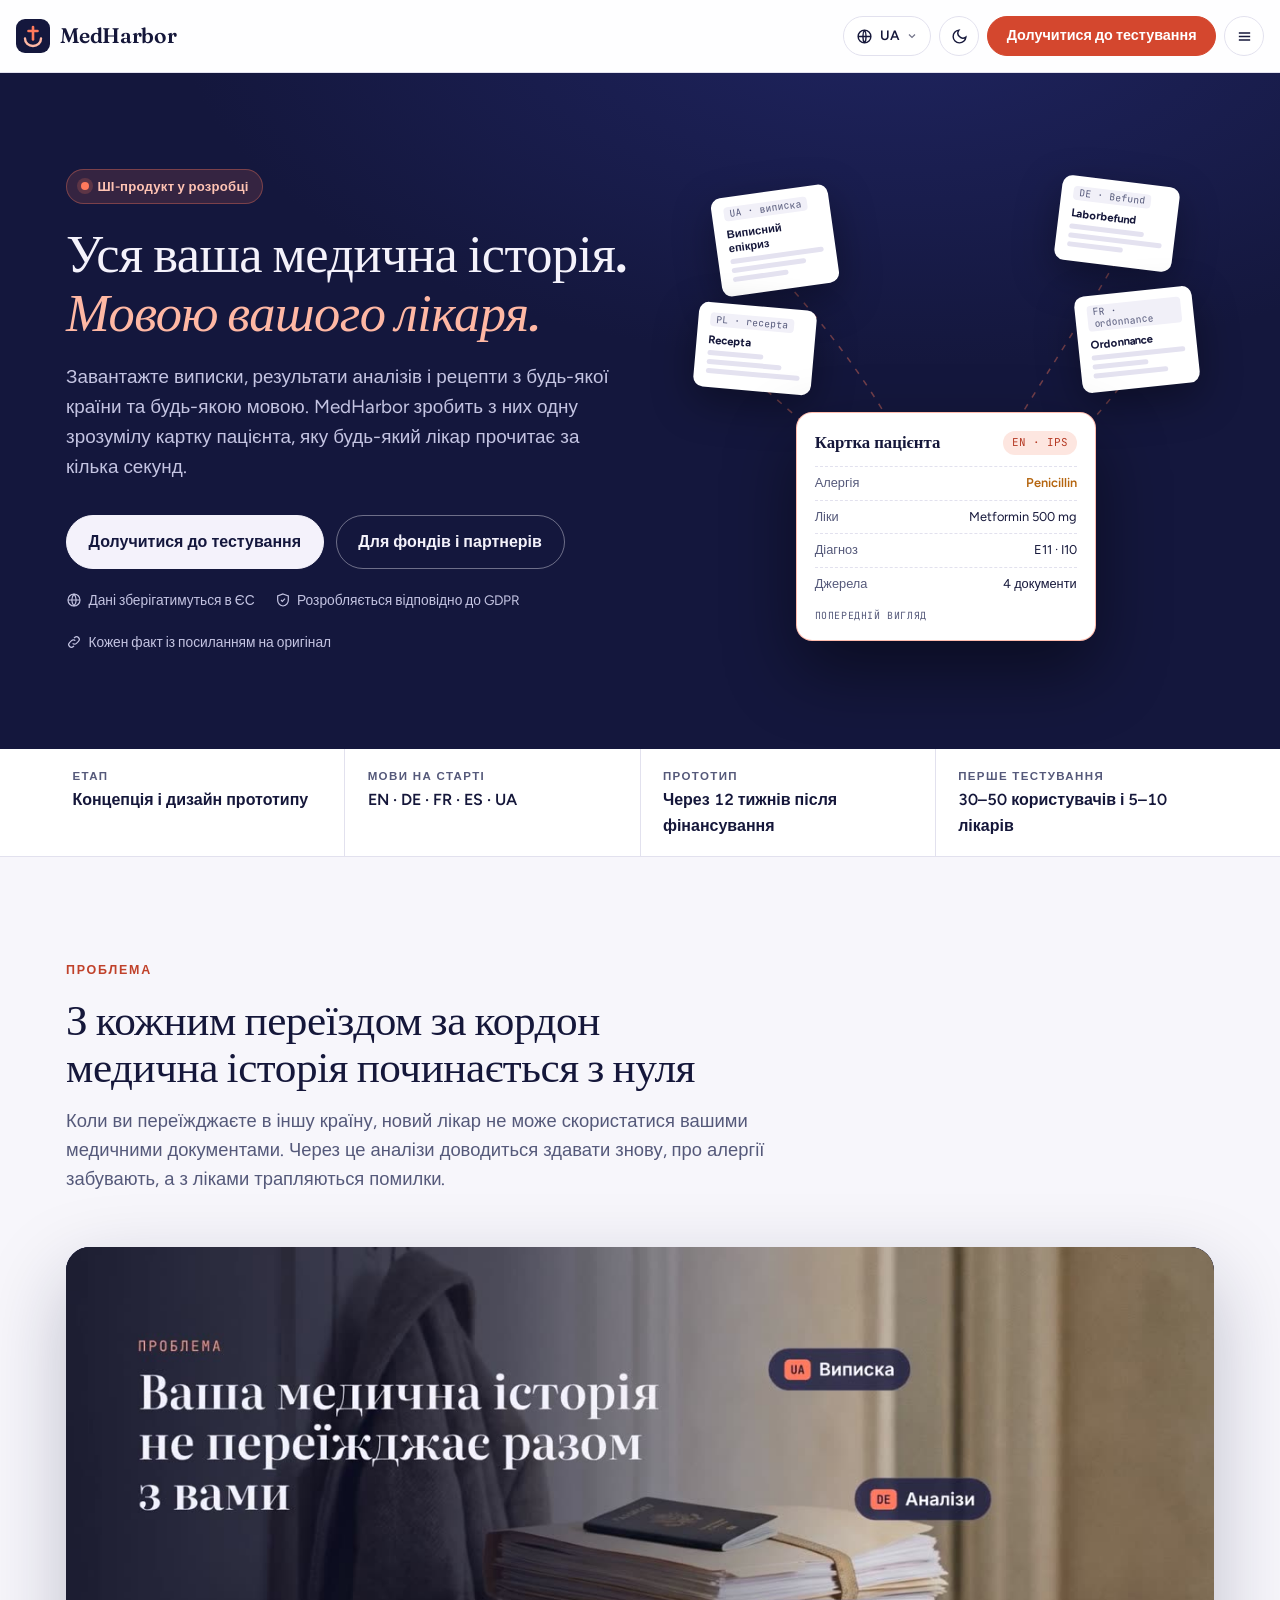
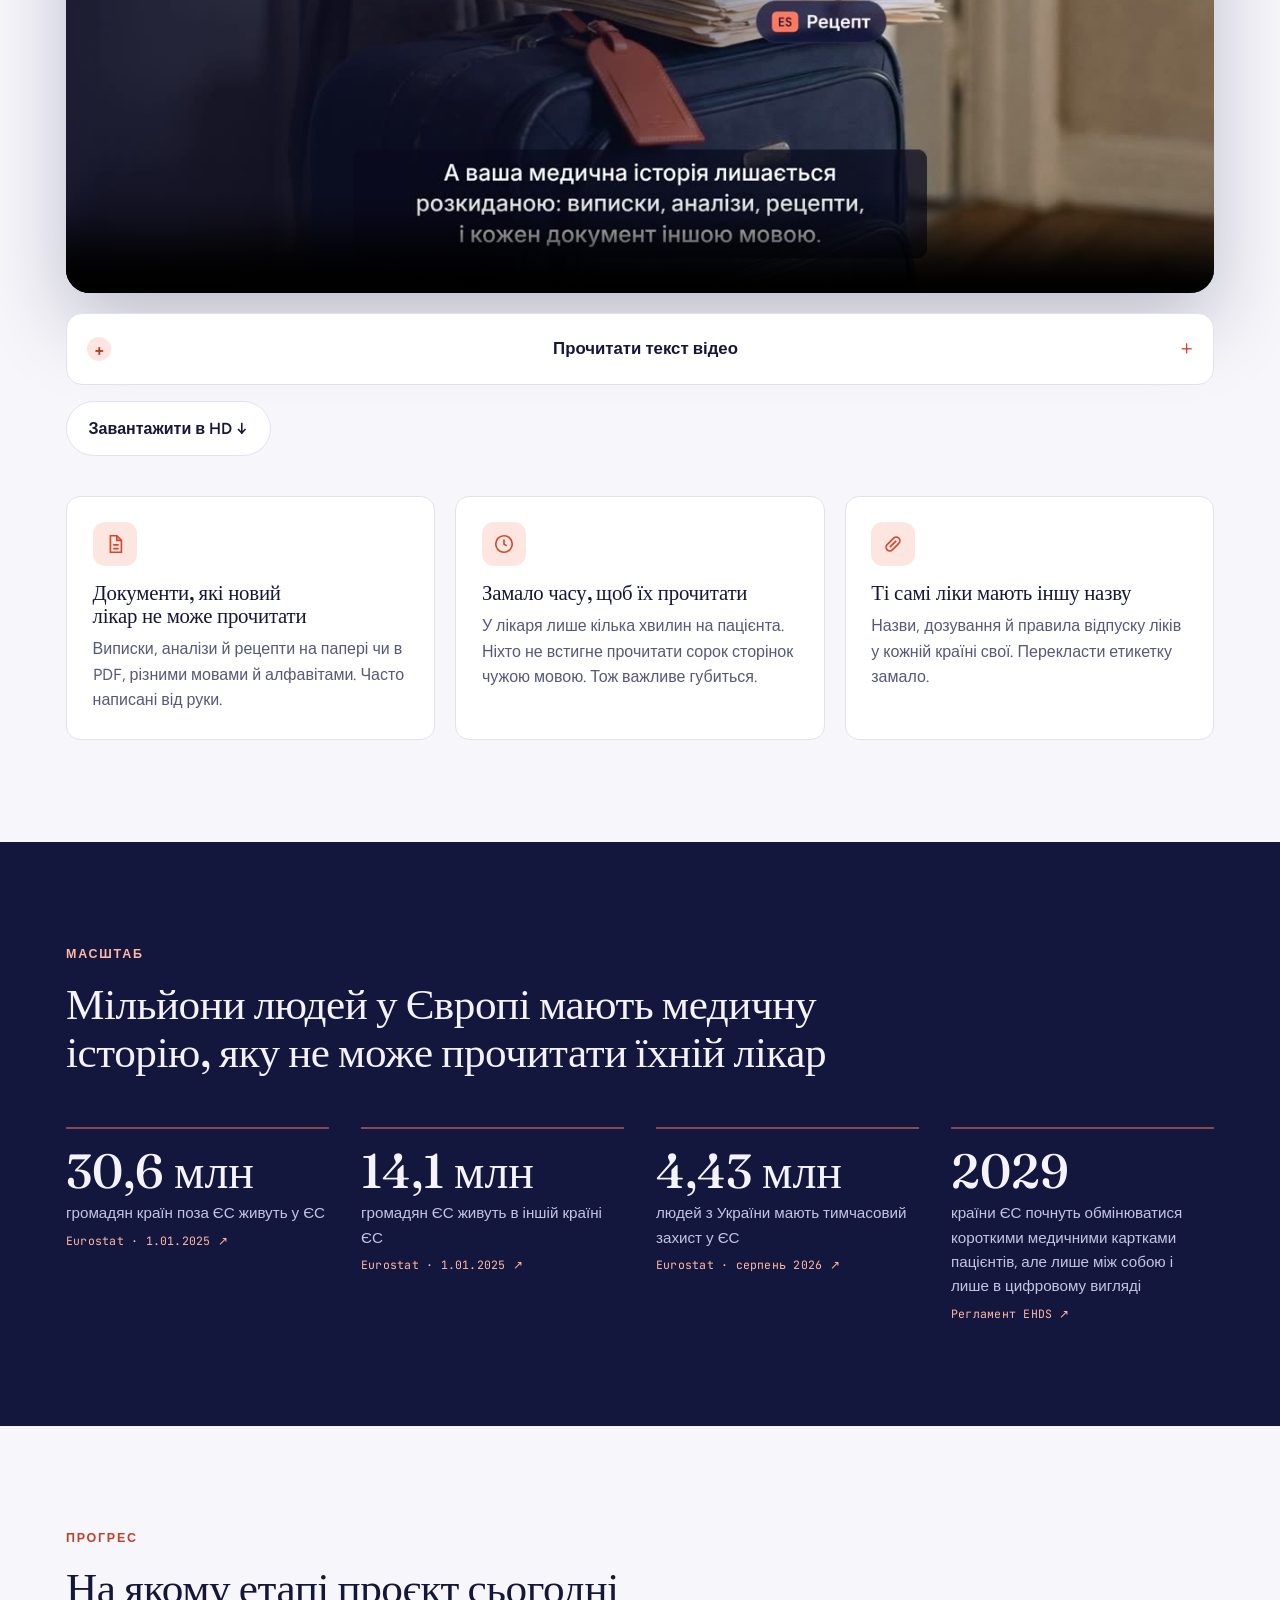
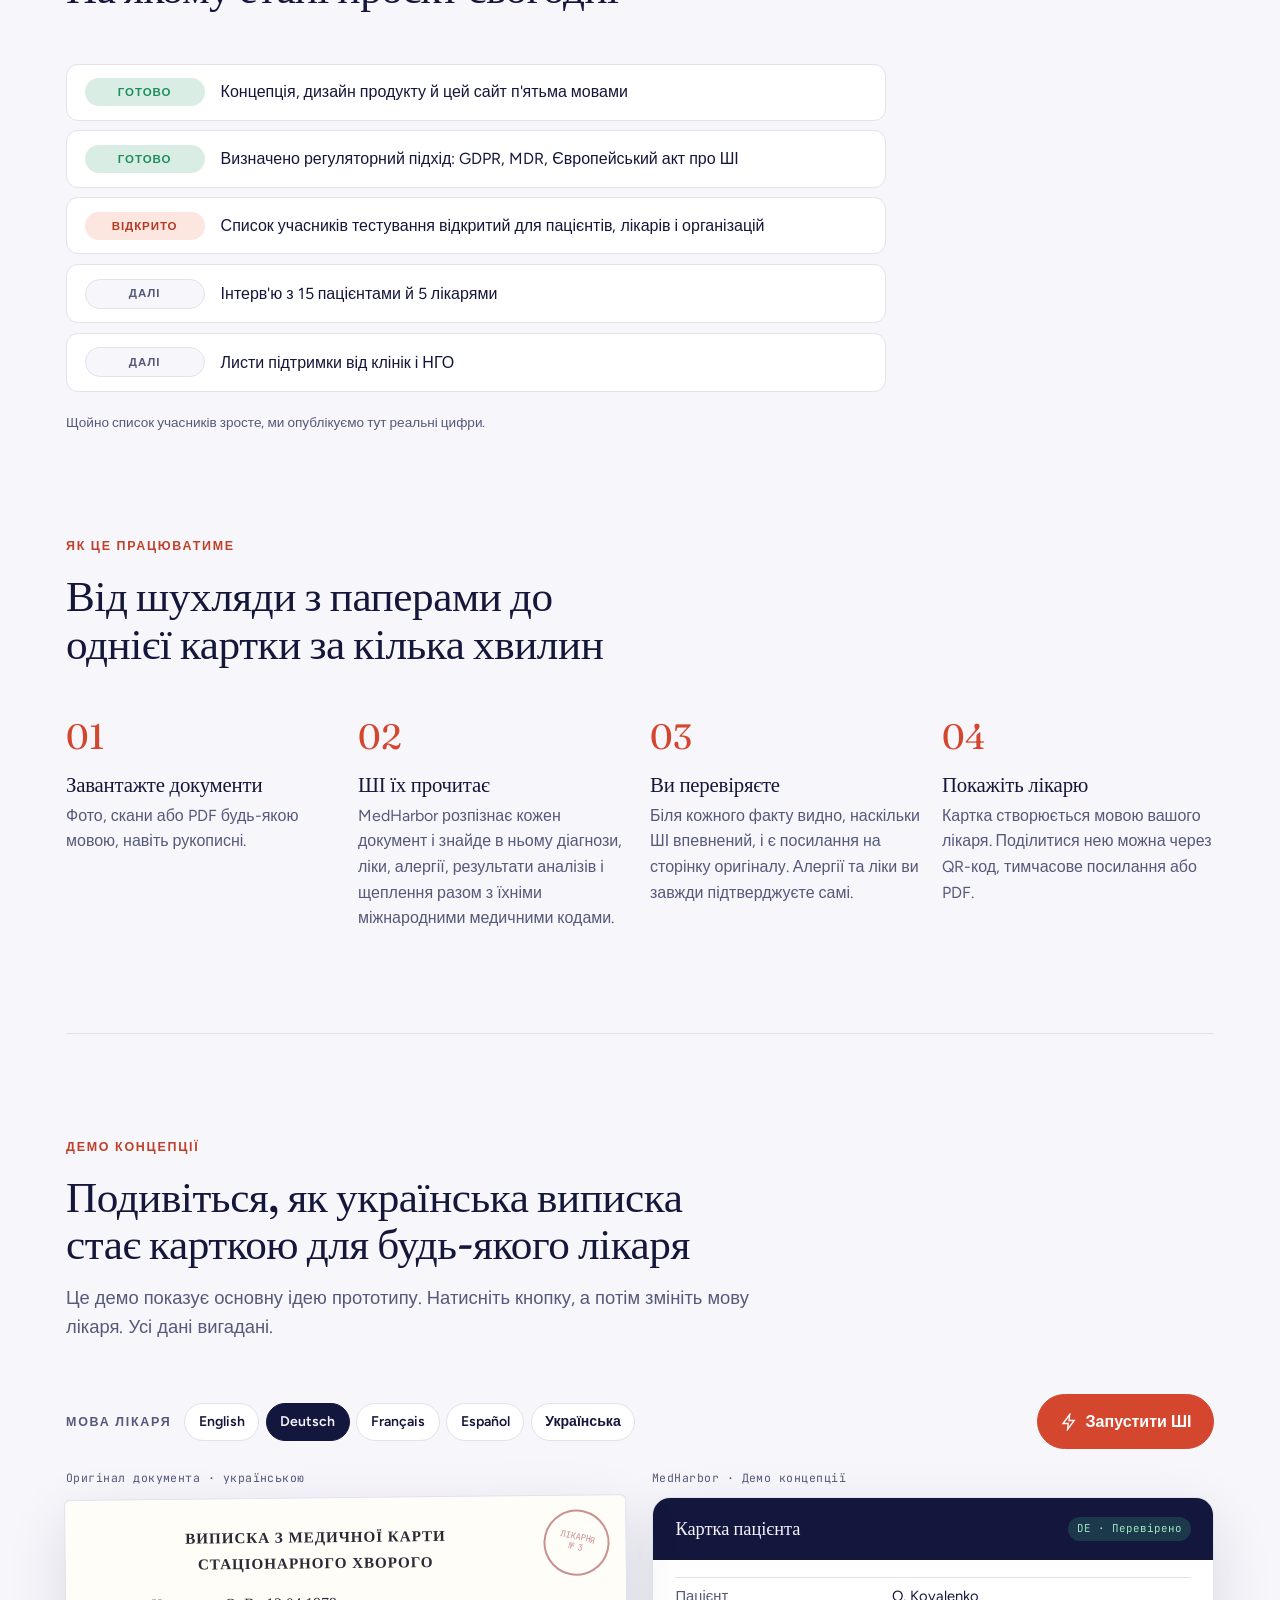
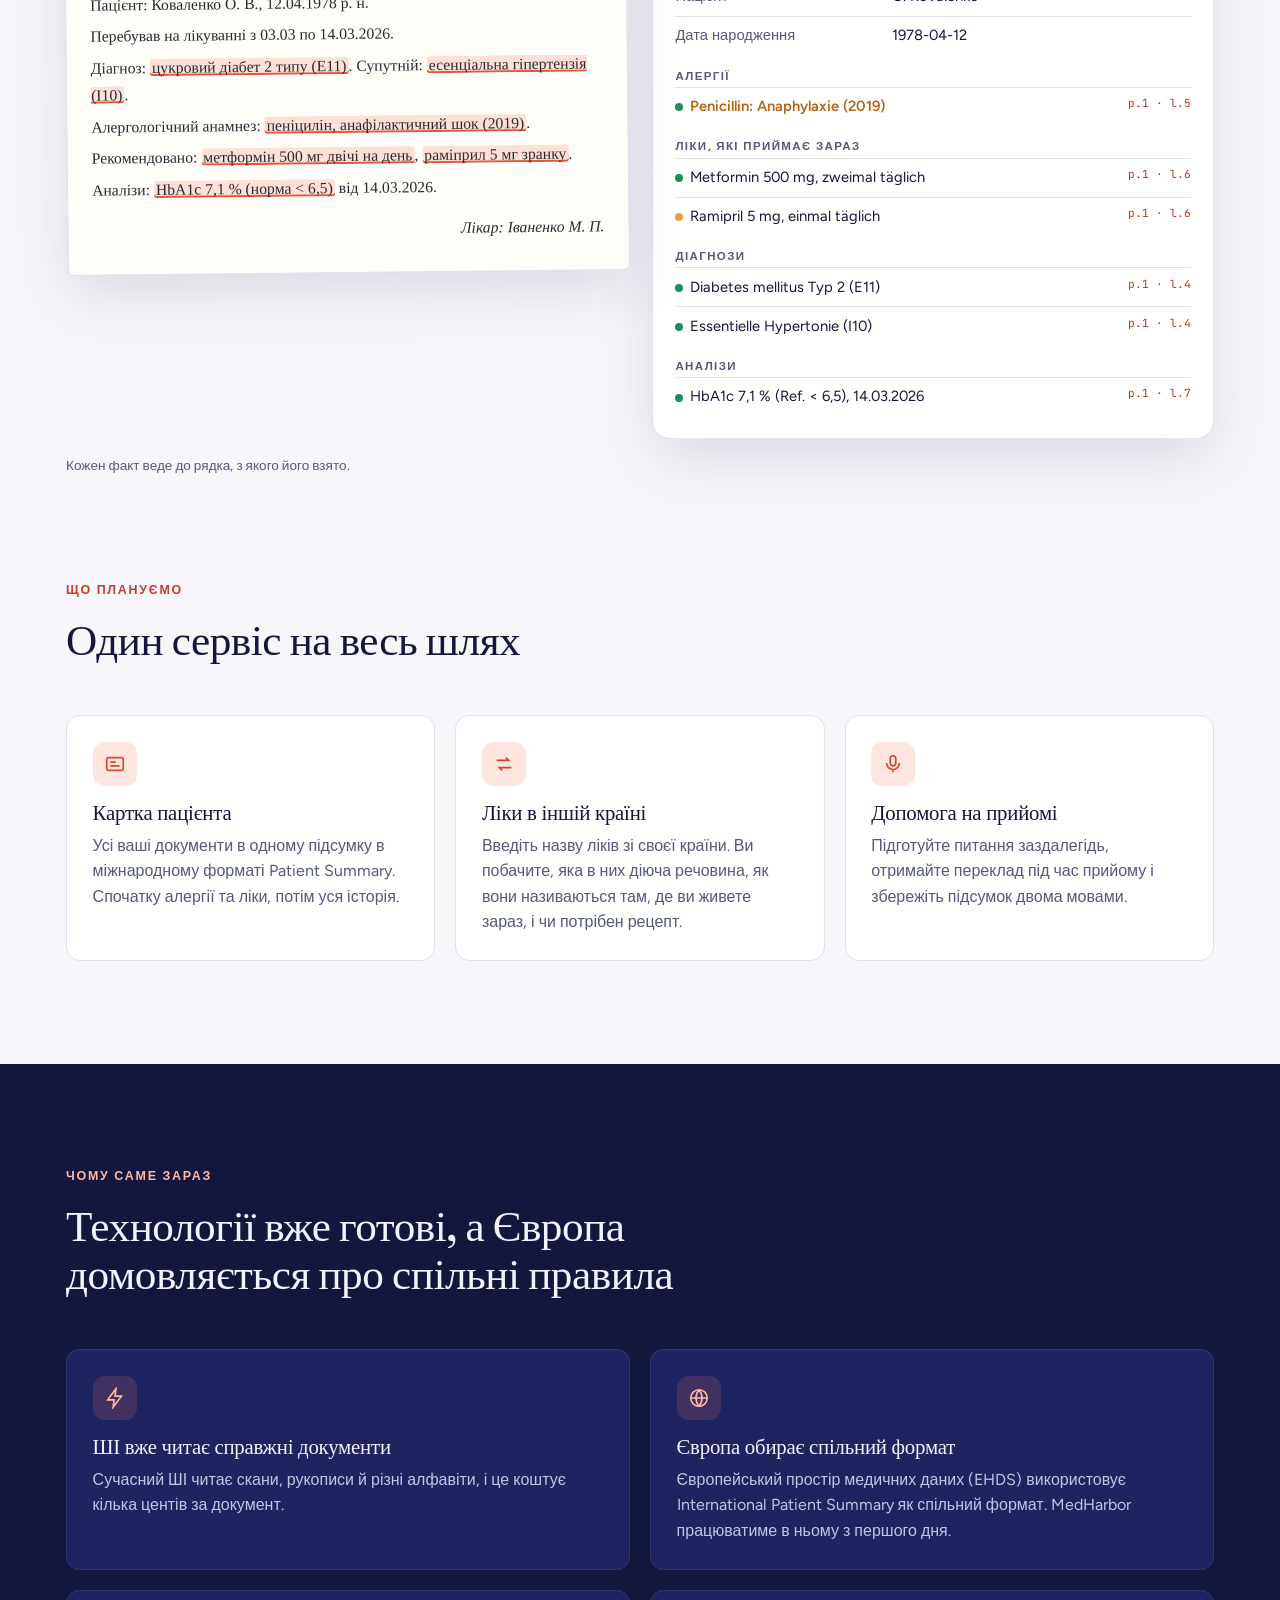
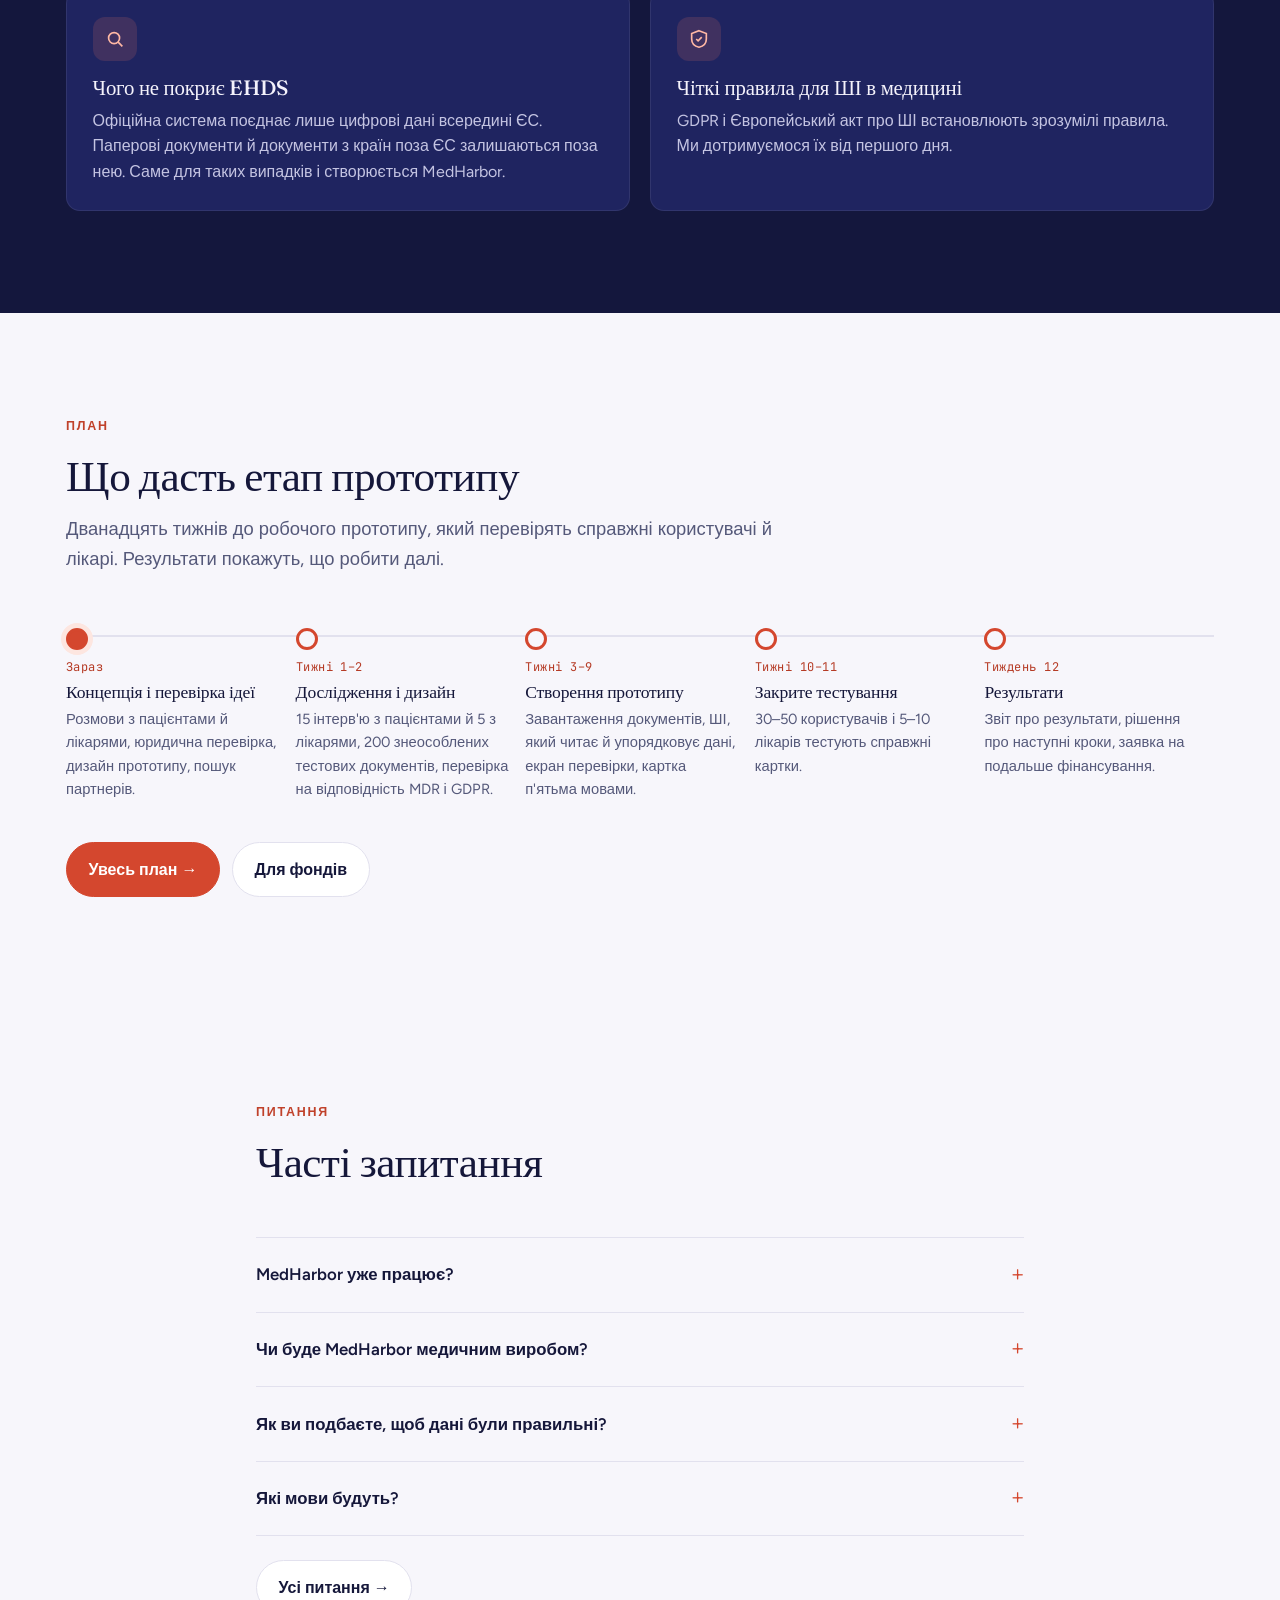
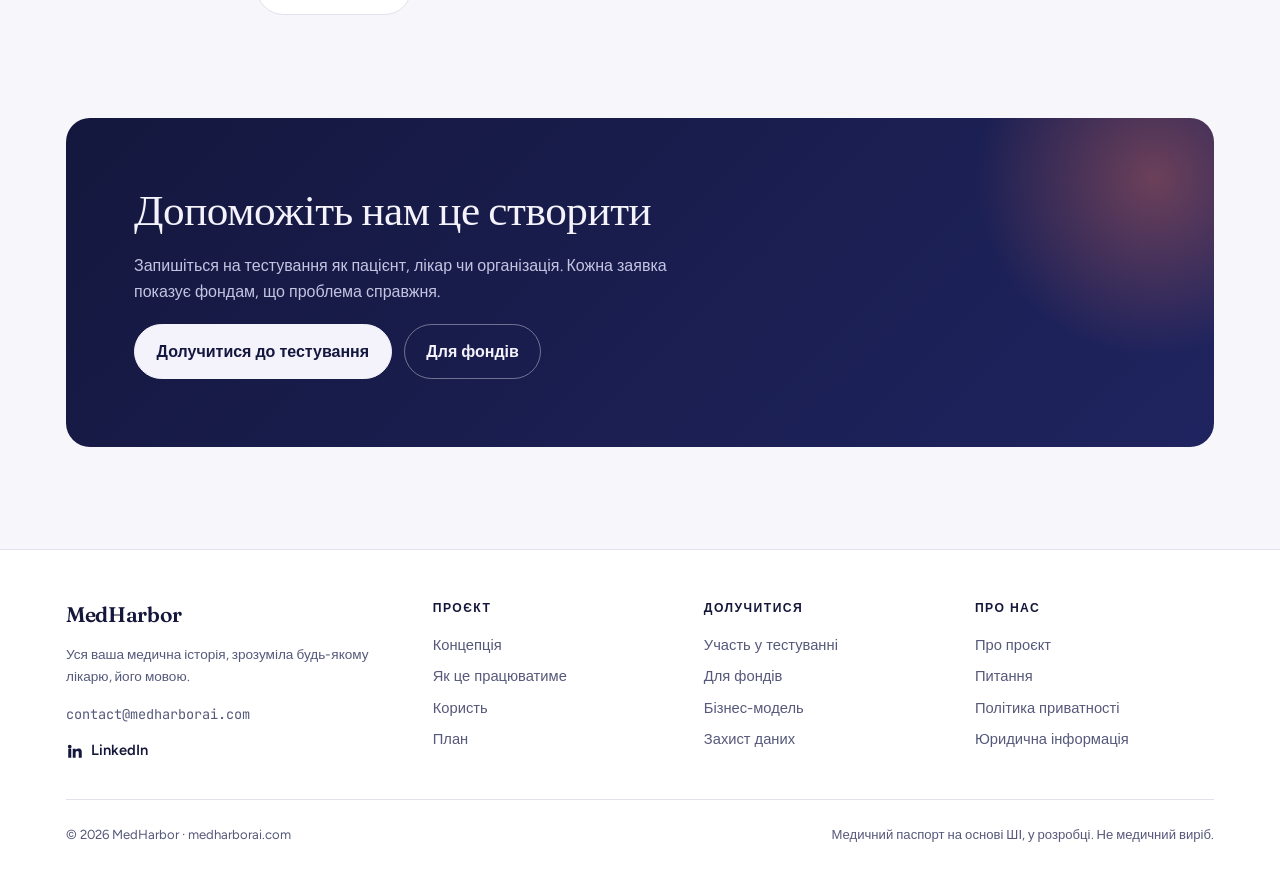
<file: ua/index.html>
<!doctype html>
<html lang="uk" data-base="../">
<head>
<meta charset="utf-8">
<meta name="viewport" content="width=device-width, initial-scale=1, viewport-fit=cover">
<title>MedHarbor: уся ваша медична історія мовою вашого лікаря</title>
<meta name="description" content="Медичний паспорт на основі ШІ, у розробці: одна зрозуміла картка пацієнта, яку будь-який лікар прочитає своєю мовою.">
<meta name="theme-color" content="#14173d">
<link rel="canonical" href="https://medharborai.com/ua/">
<link rel="alternate" hreflang="en" href="https://medharborai.com/">
<link rel="alternate" hreflang="de" href="https://medharborai.com/de/">
<link rel="alternate" hreflang="fr" href="https://medharborai.com/fr/">
<link rel="alternate" hreflang="es" href="https://medharborai.com/es/">
<link rel="alternate" hreflang="uk" href="https://medharborai.com/ua/">
<link rel="alternate" hreflang="x-default" href="https://medharborai.com/">
<meta property="og:type" content="website">
<meta property="og:site_name" content="MedHarbor">
<meta property="og:locale" content="uk_UA">
<meta property="og:locale:alternate" content="en_GB">
<meta property="og:locale:alternate" content="de_DE">
<meta property="og:locale:alternate" content="fr_FR">
<meta property="og:locale:alternate" content="es_ES">
<meta property="og:title" content="MedHarbor: уся ваша медична історія мовою вашого лікаря">
<meta property="og:description" content="Медичний паспорт на основі ШІ, у розробці: одна зрозуміла картка пацієнта, яку будь-який лікар прочитає своєю мовою.">
<meta property="og:url" content="https://medharborai.com/ua/">
<meta property="og:image" content="https://medharborai.com/og-image-ua.jpg">
<meta property="og:image:secure_url" content="https://medharborai.com/og-image-ua.jpg">
<meta property="og:image:type" content="image/jpeg">
<meta property="og:image:width" content="1200">
<meta property="og:image:height" content="630">
<meta property="og:image:alt" content="MedHarbor: уся ваша медична історія мовою вашого лікаря">
<meta name="twitter:card" content="summary_large_image">
<meta name="twitter:title" content="MedHarbor: уся ваша медична історія мовою вашого лікаря">
<meta name="twitter:description" content="Медичний паспорт на основі ШІ, у розробці: одна зрозуміла картка пацієнта, яку будь-який лікар прочитає своєю мовою.">
<meta name="twitter:image" content="https://medharborai.com/og-image-ua.jpg">
<link rel="icon" href="../favicon.ico" sizes="48x48">
<link rel="icon" href="../favicon.svg" type="image/svg+xml">
<link rel="apple-touch-icon" href="../apple-touch-icon.png">
<link rel="manifest" href="../site.webmanifest">
<link rel="preload" href="../fonts/mh-body-latin-normal.woff2" as="font" type="font/woff2" crossorigin>
<link rel="preload" href="../fonts/mh-display-latin-normal.woff2" as="font" type="font/woff2" crossorigin>
<script type="application/ld+json">{"@context":"https://schema.org","@type":"Organization","name":"MedHarbor","url":"https://medharborai.com/","logo":"https://medharborai.com/icon-512.png","email":"contact@medharborai.com","sameAs":["https://www.linkedin.com/company/medharborai/"],"founder":{"@type":"Person","name":"Pavlo Bulelik","jobTitle":"Founder and CEO","image":"https://medharborai.com/img/founder-512.webp","sameAs":"https://www.linkedin.com/in/pavlobulelik"}}</script>
<style>:root{padding-top:env(safe-area-inset-top,0px);padding-bottom:env(safe-area-inset-bottom,0px)}</style>
<link rel="stylesheet" href="../fonts.css">
<style>
/* Layout concept: a calm harbour. Light working pages, one deep-indigo hero where scattered documents dock into one card; coral marks what matters. */
:root{
  --bg:#f7f6fb; --bg-2:#ffffff; --ink:#15173a; --ink-2:#55597a; --line:#e2e1ee;
  --harbor:#14173d; --harbor-2:#1f2460; --on-harbor:#f4f2fb; --on-harbor-2:#c4c4e2;
  --tide:#d4472e; --tide-2:#b53a24; --tide-soft:#fde6e0; --eyebrow:#c0412a;
  --amber:#e9a23b; --amber-soft:#fcefd8; --good:#1c8f5a; --warn:#b5650f;
  --shadow:0 20px 60px rgba(20,23,61,.12);
  --display:"MH Display",Georgia,"Times New Roman",serif;
  --body:"MH Body","Segoe UI",Roboto,Helvetica,Arial,sans-serif;
  --mono:"MH Mono",ui-monospace,SFMono-Regular,Menlo,monospace;
  --r:14px; --gl:max(16px,env(safe-area-inset-left,0px)); --gr:max(16px,env(safe-area-inset-right,0px));
}
@media (prefers-color-scheme:dark){:root:not([data-theme="light"]){
  --bg:#0e0f26; --bg-2:#171a3a; --ink:#ecebf7; --ink-2:#b0b1d0; --line:#2a2d55;
  --harbor:#090a1c; --harbor-2:#171a45; --on-harbor:#f4f2fb; --on-harbor-2:#c4c4e2;
  --tide:#ff7a5c; --tide-2:#ff9a82; --tide-soft:#3d1c18; --eyebrow:#ff9a82;
  --amber:#f0b64f; --amber-soft:#3a2d12; --good:#3fbf83; --warn:#f0a548;
  --shadow:0 20px 60px rgba(0,0,0,.45); color-scheme:dark}}
:root[data-theme="dark"]{
  --bg:#0e0f26; --bg-2:#171a3a; --ink:#ecebf7; --ink-2:#b0b1d0; --line:#2a2d55;
  --harbor:#090a1c; --harbor-2:#171a45; --on-harbor:#f4f2fb; --on-harbor-2:#c4c4e2;
  --tide:#ff7a5c; --tide-2:#ff9a82; --tide-soft:#3d1c18; --eyebrow:#ff9a82;
  --amber:#f0b64f; --amber-soft:#3a2d12; --good:#3fbf83; --warn:#f0a548;
  --shadow:0 20px 60px rgba(0,0,0,.45); color-scheme:dark}

*{box-sizing:border-box}
[hidden]{display:none!important}
html{scroll-behavior:smooth;overflow-x:clip}
body{margin:0;overflow-x:clip;background:var(--bg);color:var(--ink);font-family:var(--body);font-size:16px;line-height:1.6;-webkit-font-smoothing:antialiased}
body::before{content:"";position:fixed;inset:0 0 auto;height:env(safe-area-inset-top,0px);z-index:60;background:var(--bg-2)}
a{color:inherit}
img,svg{max-width:100%}
h1,h2,h3,h4{font-family:var(--display);font-weight:500;line-height:1.1;margin:0;text-wrap:balance;letter-spacing:-.01em}
h1{font-size:clamp(2.3rem,5.4vw,4.3rem)}
h2{font-size:clamp(1.75rem,3.5vw,2.7rem)}
h3{font-size:1.3rem}
p{margin:0}
.wrap{max-width:1180px;margin:0 auto;padding-left:var(--gl);padding-right:var(--gr)}
.narrow{max-width:800px}
.eyebrow{font-size:.78rem;letter-spacing:.14em;text-transform:uppercase;font-weight:700;color:var(--eyebrow)}
.lead{font-size:1.15rem;color:var(--ink-2);max-width:62ch}
.muted{color:var(--ink-2)}
.mono{font-family:var(--mono);font-size:.85rem}
.btn{display:inline-flex;align-items:center;justify-content:center;gap:.5rem;padding:.85rem 1.35rem;border-radius:999px;text-decoration:none;border:1.5px solid transparent;cursor:pointer;font:inherit;font-weight:600;white-space:nowrap;transition:transform .15s,box-shadow .15s,background .15s,border-color .15s}
.btn:active{transform:translateY(1px)}
.btn-primary{background:var(--tide);color:#fff;border-color:var(--tide)}
.btn-primary:hover{background:var(--tide-2);border-color:var(--tide-2);box-shadow:0 10px 30px rgba(212,71,46,.3)}
.btn-ghost{background:var(--bg-2);border-color:var(--line);color:var(--ink)}
.btn-ghost:hover{border-color:var(--ink-2)}
.btn-light{background:var(--on-harbor);color:#14173d;border-color:var(--on-harbor)}
.btn-outline-light{background:transparent;color:var(--on-harbor);border-color:rgba(244,242,251,.4)}
.btn-outline-light:hover{border-color:var(--on-harbor)}
.btn:disabled{opacity:.6;cursor:default}
:focus-visible{outline:2px solid var(--tide);outline-offset:3px}
.section{padding-block:clamp(3.5rem,8vw,6.5rem)}
.section.tight{padding-top:0}
.section:not(.band)+.section:not(.band){padding-top:0}
.section-head{display:grid;gap:1rem;max-width:780px;margin-bottom:clamp(2rem,5vw,3.25rem)}
.grid{display:grid;gap:1.25rem}
.g2{grid-template-columns:repeat(2,minmax(0,1fr))}
@media (max-width:760px){.g2{grid-template-columns:1fr}}
.g3{grid-template-columns:repeat(3,minmax(0,1fr))}
.g4{grid-template-columns:repeat(4,minmax(0,1fr))}
@media (max-width:1000px){.g4{grid-template-columns:repeat(2,minmax(0,1fr))}}
@media (max-width:860px){.g3{grid-template-columns:1fr}}
@media (max-width:560px){.g4{grid-template-columns:1fr}}
.card{background:var(--bg-2);border:1px solid var(--line);border-radius:var(--r);padding:1.6rem;min-width:0}
.card h3{margin-bottom:.5rem}
.card p{color:var(--ink-2)}
.icon{width:44px;height:44px;border-radius:12px;background:var(--tide-soft);color:var(--tide);display:grid;place-items:center;margin-bottom:1rem;flex-shrink:0}
.icon svg{width:22px;height:22px}

/* header */
header{position:sticky;top:env(safe-area-inset-top,0px);z-index:50;background:color-mix(in srgb,var(--bg-2) 84%,transparent);backdrop-filter:saturate(1.4) blur(14px);-webkit-backdrop-filter:saturate(1.4) blur(14px);border-bottom:1px solid var(--line)}
header .wrap{max-width:1320px}
.nav{display:flex;align-items:center;gap:1.25rem;height:72px}
.logo{display:flex;align-items:center;gap:.65rem;text-decoration:none;font-family:var(--display);font-weight:600;font-size:1.32rem;letter-spacing:-.015em;white-space:nowrap;flex-shrink:0;color:var(--ink)}
.logo svg{width:34px;height:34px;flex-shrink:0;display:block}
.links{display:flex;align-items:center;gap:.15rem;margin:0 auto;padding:4px;border:1px solid var(--line);border-radius:999px;background:var(--bg)}
.links a{text-decoration:none;padding:.5rem .95rem;border-radius:999px;font-weight:500;color:var(--ink-2);font-size:.92rem;white-space:nowrap;transition:color .15s,background .15s}
.links a:hover{color:var(--ink)}
.links a.active{color:var(--ink);background:var(--bg-2);box-shadow:0 1px 3px rgba(20,23,61,.12)}
.nav-right{display:flex;align-items:center;gap:.5rem;flex-shrink:0}
.lang{position:relative}
.ctrl{display:inline-flex;align-items:center;justify-content:center;gap:.4rem;height:40px;min-width:40px;padding:0 .75rem;border:1px solid var(--line);background:var(--bg-2);border-radius:999px;font:inherit;font-weight:600;font-size:.85rem;cursor:pointer;color:var(--ink);white-space:nowrap}
.ctrl:hover{border-color:var(--ink-2)}
.ctrl svg{width:17px;height:17px;flex-shrink:0;display:block}
.icon-btn{padding:0;width:40px}
.lang-menu{position:absolute;right:0;top:calc(100% + 10px);background:var(--bg-2);border:1px solid var(--line);border-radius:14px;box-shadow:var(--shadow);min-width:200px;padding:.4rem;display:none;z-index:70}
.lang-menu.open{display:block}
.lang-menu button{display:flex;width:100%;gap:.7rem;align-items:center;border:0;background:none;text-align:left;padding:.6rem .75rem;border-radius:9px;font:inherit;font-size:.95rem;cursor:pointer;color:var(--ink)}
.lang-menu button:hover,.lang-menu button.on{background:var(--bg)}
.lang-menu button.on::after{content:"";margin-left:auto;width:12px;height:7px;border-left:2px solid var(--tide);border-bottom:2px solid var(--tide);transform:rotate(-45deg) translateY(-2px)}
.lang-menu .code{font-family:var(--mono);font-size:.72rem;color:var(--ink-2);width:2.2ch}
.cta-nav{height:40px;padding:0 1.15rem;font-size:.9rem}
.burger{display:none}
.mobile-menu{display:none;border-top:1px solid var(--line);padding:.4rem 0 .6rem}
.mobile-menu a{display:block;padding:.5rem .75rem;font-size:.95rem;text-decoration:none;font-weight:500;border-radius:10px}
.mobile-menu a:hover,.mobile-menu a.active{background:var(--bg)}
.mobile-menu.open{display:grid;grid-template-columns:repeat(auto-fill,minmax(200px,1fr));gap:0 .75rem;max-height:calc(100vh - 80px);overflow-y:auto}
.mobile-menu .mm-cta{display:none}
@media (max-width:640px){.mobile-menu.open{grid-template-columns:1fr}.mobile-menu .mm-cta{display:inline-flex;margin-top:.5rem}}
@media (max-width:1360px){.links{display:none}.burger{display:inline-flex}.nav-right{margin-left:auto}}
@media (max-width:640px){.nav .cta-nav{display:none}.nav{height:64px;gap:.75rem}}
@media (max-width:420px){.nav{gap:.5rem}.nav-right{gap:.35rem}.nav-right .ctrl{padding:0 .6rem;min-width:38px;height:38px}.lang #langBtn svg{display:none}.logo{font-size:1.15rem}}

/* hero */
.hero{background:radial-gradient(1200px 600px at 70% -10%,var(--harbor-2),var(--harbor) 60%);color:var(--on-harbor);position:relative;overflow:hidden}
.hero .wrap{display:grid;grid-template-columns:1.05fr 1fr;gap:3rem;align-items:center;padding-block:clamp(3rem,7vw,5.5rem)}
.stage{display:inline-flex;align-items:center;gap:.55rem;padding:.4rem .85rem;border-radius:999px;background:rgba(255,122,92,.14);border:1px solid rgba(255,122,92,.35);color:#ffc3b3;font-size:.82rem;font-weight:600;letter-spacing:.02em}
.stage i{width:8px;height:8px;border-radius:50%;background:#ff7a5c;box-shadow:0 0 0 4px rgba(255,122,92,.2);animation:blink 2s ease-in-out infinite}
@keyframes blink{50%{opacity:.35}}
.hero h1{margin:1.25rem 0 1.25rem;font-size:clamp(2.1rem,4.1vw,3.4rem);line-height:1.12}
.hero h1 em{display:block;font-style:italic;color:#ffb8a4;font-weight:400}
.hero .lead{color:var(--on-harbor-2);font-size:1.18rem}
.hero-cta{display:flex;gap:.75rem;flex-wrap:wrap;margin-top:2rem}
.hero-note{margin-top:1.25rem;font-size:.86rem;color:var(--on-harbor-2);display:flex;gap:1.25rem;flex-wrap:wrap}
.hero-note span{display:inline-flex;align-items:center;gap:.4rem}
.hero-note svg{width:16px;height:16px}
@media (max-width:900px){.hero .wrap{grid-template-columns:1fr}}
.harbor{position:relative;aspect-ratio:1/1;max-width:500px;width:100%;margin:0 auto;min-width:0}
.doc{position:absolute;width:118px;padding:10px 12px;border-radius:10px;background:#fff;color:#15173a;box-shadow:0 14px 40px rgba(0,0,0,.35);font-size:.68rem;line-height:1.25;transform:rotate(var(--rot));animation:drift 7s ease-in-out infinite alternate;animation-delay:var(--d)}
.doc .tag{display:inline-block;font-family:var(--mono);font-size:.6rem;padding:1px 6px;border-radius:4px;background:#f1f0f8;color:#55597a;margin-bottom:6px}
.doc .ln{height:5px;border-radius:3px;background:#e4e2f0;margin:4px 0}
.doc .ln.s{width:60%}.doc .ln.m{width:80%}
.doc .h{font-weight:700;font-size:.7rem;margin-bottom:2px}
@keyframes drift{from{transform:rotate(var(--rot)) translateY(0)}to{transform:rotate(calc(var(--rot) * -.6)) translateY(-10px)}}
.lane{position:absolute;inset:0;pointer-events:none;width:100%;height:100%}
.lane path{fill:none;stroke:rgba(255,122,92,.4);stroke-width:1.5;stroke-dasharray:6 8;animation:flow 3s linear infinite}
@keyframes flow{to{stroke-dashoffset:-28}}
.pcard{position:absolute;left:50%;bottom:4%;transform:translateX(-50%);width:min(300px,80%);background:#fff;color:#15173a;border-radius:16px;padding:16px 18px;box-shadow:0 30px 70px rgba(0,0,0,.45);border:1px solid rgba(255,122,92,.5)}
.pcard .top{display:flex;justify-content:space-between;align-items:center;gap:.5rem;margin-bottom:10px}
.pcard .top b{font-family:var(--display);font-size:1.05rem}
.pcard .pill{background:#fde6e0;color:#b53a24}
.pcard .row{display:flex;justify-content:space-between;gap:.75rem;font-size:.8rem;padding:6px 0;border-top:1px dashed #e2e1ee}
.pcard .row span:first-child{color:#55597a}
.pcard .row.alert span:last-child{color:#b5650f;font-weight:600}
.pcard .foot{margin-top:8px;font-family:var(--mono);font-size:.62rem;color:#55597a;letter-spacing:.06em;text-transform:uppercase}
@media (max-width:600px){.doc.lo{display:none}.doc{width:104px}}
@media (prefers-reduced-motion:reduce){*{animation:none!important;transition:none!important}}
.pill{display:inline-block;font-family:var(--mono);font-size:.68rem;padding:3px 9px;border-radius:999px;background:var(--tide-soft);color:var(--tide-2);white-space:nowrap}

/* snapshot */
.snap{background:var(--bg-2);border-bottom:1px solid var(--line)}
.snap .wrap{display:grid;grid-template-columns:repeat(4,minmax(0,1fr));gap:1px;background:var(--line);padding-left:0;padding-right:0}
.snap .cell{background:var(--bg-2);padding:1.1rem 1.4rem;min-width:0}
.snap .k{font-size:.72rem;letter-spacing:.12em;text-transform:uppercase;font-weight:700;color:var(--ink-2)}
.snap .v{font-weight:600;font-size:1rem;margin-top:.15rem;font-variant-numeric:tabular-nums}
@media (max-width:860px){.snap .wrap{grid-template-columns:repeat(2,minmax(0,1fr))}}
@media (max-width:420px){.snap .wrap{grid-template-columns:1fr}}

/* bands */
.band{background:var(--harbor);color:var(--on-harbor)}
.band .lead,.band p{color:var(--on-harbor-2)}
.band .card{background:var(--harbor-2);border-color:rgba(255,255,255,.08)}
.band .card h3{color:var(--on-harbor)}
.band .card p{color:var(--on-harbor-2)}
.band .icon{background:rgba(255,122,92,.15);color:#ffb8a4}
.band .eyebrow{color:#ffb8a4}

/* stats */
.stats{display:grid;grid-template-columns:repeat(4,minmax(0,1fr));gap:2rem}
@media (max-width:1000px){.stats{grid-template-columns:repeat(2,minmax(0,1fr))}}
@media (max-width:480px){.stats{grid-template-columns:1fr}}
.stat{display:grid;gap:.4rem;align-content:start;border-top:2px solid rgba(255,122,92,.5);padding-top:1.1rem}
.stat b{font-family:var(--display);font-size:clamp(2.2rem,4vw,3rem);line-height:1;font-weight:500;font-variant-numeric:tabular-nums;color:var(--on-harbor)}
.stat span{color:var(--on-harbor-2);font-size:.95rem}
.stat a{font-family:var(--mono);font-size:.72rem;color:#ffb8a4;text-decoration:none;letter-spacing:.02em}
.stat a:hover{text-decoration:underline}

/* steps */
.steps{counter-reset:s}
.step{position:relative;padding-top:3.4rem;min-width:0}
.step::before{counter-increment:s;content:counter(s,decimal-leading-zero);position:absolute;left:0;top:0;font-family:var(--display);font-size:2.2rem;line-height:1;color:var(--tide)}
.band .step::before{color:#ffb8a4}
.step h3{margin-bottom:.4rem}

/* demo */
.demo{display:grid;grid-template-columns:1fr 1fr;gap:1.5rem;align-items:start}
@media (max-width:900px){.demo{grid-template-columns:1fr}}
.demo-bar{display:flex;flex-wrap:wrap;gap:1rem;align-items:center;justify-content:space-between;margin-bottom:1.25rem}
.chips{display:flex;gap:.4rem;flex-wrap:wrap}
.chip{border:1px solid var(--line);background:var(--bg-2);border-radius:999px;padding:.42rem .85rem;font:inherit;font-size:.88rem;font-weight:600;cursor:pointer;color:var(--ink)}
.chip.on{background:var(--harbor);color:var(--on-harbor);border-color:var(--harbor)}
.paper{background:#fffdf8;color:#2a2a35;border:1px solid var(--line);border-radius:6px;padding:1.6rem 1.5rem;font-family:"Times New Roman",Georgia,serif;font-size:.98rem;line-height:1.75;box-shadow:var(--shadow);position:relative;min-width:0;transform:rotate(-.6deg)}
.paper .stamp{position:absolute;right:16px;top:14px;border:2px solid #9a3b3b;color:#9a3b3b;border-radius:50%;width:66px;height:66px;display:grid;place-items:center;font-size:.55rem;font-family:var(--mono);text-align:center;line-height:1.1;transform:rotate(14deg);opacity:.55}
.paper h5{margin:0 0 .75rem;font-size:.95rem;letter-spacing:.06em;text-align:center;font-weight:700;padding-right:60px}
.paper p{margin:.25rem 0}
.paper mark{background:transparent;color:inherit;border-radius:3px;padding:0 2px;transition:background .35s,box-shadow .35s}
.paper mark.on{background:#ffe0d6;box-shadow:inset 0 -2px 0 #e5573d}
.paper mark.now{background:#ffc9b8}
.paper-cap{font-family:var(--mono);font-size:.72rem;color:var(--ink-2);margin-bottom:.6rem;letter-spacing:.04em}
.sheet{background:var(--bg-2);border:1px solid var(--line);border-radius:18px;box-shadow:var(--shadow);overflow:hidden;min-width:0}
.sheet-head{background:var(--harbor);color:var(--on-harbor);padding:1rem 1.4rem;display:flex;justify-content:space-between;align-items:center;gap:1rem;flex-wrap:wrap}
.sheet-head b{font-family:var(--display);font-size:1.15rem;font-weight:500}
.sheet-head .pill{background:rgba(255,255,255,.12);color:var(--on-harbor)}
.sheet-head .pill.ok{background:rgba(63,191,131,.2);color:#9be7c2}
.sheet-body{padding:1.1rem 1.4rem 1.4rem;display:grid;gap:.9rem}
.sheet h4{font-family:var(--body);font-size:.72rem;letter-spacing:.12em;text-transform:uppercase;color:var(--ink-2);margin-bottom:.3rem;font-weight:700}
.sheet table{width:100%;border-collapse:collapse;font-size:.92rem}
.sheet td{padding:.45rem 0;border-top:1px solid var(--line);vertical-align:top}
.sheet td:first-child{color:var(--ink-2);width:42%}
.sheet td.v{color:var(--ink);width:auto}
.sheet td.src{font-family:var(--mono);font-size:.7rem;color:var(--tide-2);white-space:nowrap;text-align:right;width:1%;padding-left:.75rem}
.sheet tr.alert td.v{color:var(--warn);font-weight:600}
.sheet tr.fresh td{animation:pop .5s ease}
@keyframes pop{from{background:var(--tide-soft)}to{background:transparent}}
.conf{display:inline-block;width:8px;height:8px;border-radius:50%;background:var(--good);margin-right:7px;vertical-align:middle}
.conf.mid{background:var(--amber)}
.skel{display:inline-block;height:9px;border-radius:5px;background:var(--line);width:70%;vertical-align:middle}
.demo-actions{display:flex;gap:.75rem;align-items:center;flex-wrap:wrap;margin-top:1.25rem}
.demo-note{font-size:.85rem;color:var(--ink-2)}

/* tables */
.progress{list-style:none;margin:0;padding:0;display:grid;gap:.6rem;max-width:820px}
.progress li{display:flex;gap:1rem;align-items:center;background:var(--bg-2);border:1px solid var(--line);border-radius:12px;padding:.85rem 1.1rem}
.st{flex-shrink:0;min-width:7.5rem;text-align:center;font-size:.72rem;font-weight:700;letter-spacing:.08em;text-transform:uppercase;padding:.3rem .6rem;border-radius:999px}
.st-done{background:color-mix(in srgb,var(--good) 16%,transparent);color:var(--good)}
.st-open{background:var(--tide-soft);color:var(--tide-2)}
.st-next{background:var(--bg);color:var(--ink-2);border:1px solid var(--line)}
.next{margin:0;padding-left:1.2rem;display:grid;gap:.55rem;color:var(--ink-2)}
.next li::marker{color:var(--tide);font-weight:700}
.social{display:inline-flex!important;align-items:center;gap:.45rem;margin-top:.6rem;font-weight:600;color:var(--ink)}
.demo-bar .btn{flex-shrink:0}
@media (max-width:640px){
 .section{padding-block:2.75rem}
 .section-head{margin-bottom:1.5rem}
 .hide-m{display:none}
 .card{padding:1.15rem}
 .card .icon{width:36px;height:36px;margin-bottom:.6rem}
 .card .icon svg{width:18px;height:18px}
 .step{padding-top:2.6rem}
 .step::before{font-size:1.7rem}
 .stats{grid-template-columns:repeat(2,minmax(0,1fr));gap:1.25rem}
 .stat b{font-size:1.9rem}
 .stat span{font-size:.86rem}
 .faq-teaser details:nth-of-type(n+3){display:none}
 .hero-note{gap:.4rem 1rem}
 .progress li{flex-direction:column;align-items:flex-start;gap:.4rem}
 .st{min-width:0}
 .demo-bar .btn{width:100%}
}
.tbl-wrap{overflow-x:auto;border:1px solid var(--line);border-radius:var(--r);background:var(--bg-2)}
.tbl{width:100%;border-collapse:collapse;font-size:.95rem;min-width:520px}
.tbl th{text-align:left;font-size:.72rem;letter-spacing:.12em;text-transform:uppercase;color:var(--ink-2);font-weight:700;padding:.9rem 1.1rem;border-bottom:1px solid var(--line);background:var(--bg)}
.tbl td{padding:.85rem 1.1rem;border-bottom:1px solid var(--line);vertical-align:top}
.tbl tr:last-child td{border-bottom:0}
.tbl .num{text-align:right;font-variant-numeric:tabular-nums;white-space:nowrap}
.tbl tr.total td{font-weight:700;background:var(--bg)}
.tbl td:first-child{font-weight:500}

/* timeline */
.phases{display:grid;grid-template-columns:repeat(5,minmax(0,1fr));gap:0;position:relative}
.phases::before{content:"";position:absolute;left:0;right:0;top:9px;height:2px;background:var(--line)}
.phase{position:relative;padding:2rem 1rem 0 0;min-width:0}
.phase::before{content:"";position:absolute;left:0;top:2px;width:16px;height:16px;border-radius:50%;background:var(--bg);border:3px solid var(--tide)}
.phase.now::before{background:var(--tide);box-shadow:0 0 0 5px var(--tide-soft)}
.phase .when{font-family:var(--mono);font-size:.75rem;color:var(--tide-2);letter-spacing:.04em}
.phase h3{font-size:1.1rem;margin:.3rem 0 .4rem}
.phase p{color:var(--ink-2);font-size:.92rem}
@media (max-width:900px){.phases{grid-template-columns:1fr;gap:1.5rem;padding-left:1.75rem}.phases::before{left:7px;right:auto;top:0;bottom:0;width:2px;height:auto}.phase{padding:0}.phase::before{left:-1.75rem;top:.15rem}}

/* misc */
.cta{background:linear-gradient(135deg,var(--harbor),var(--harbor-2));color:var(--on-harbor);border-radius:24px;padding:clamp(2.25rem,6vw,4.25rem);display:grid;gap:1.25rem;justify-items:start;position:relative;overflow:hidden}
.cta::before{content:"";position:absolute;right:-120px;top:-120px;width:360px;height:360px;border-radius:50%;background:radial-gradient(circle,rgba(255,122,92,.35),transparent 70%)}
.cta p{color:var(--on-harbor-2);max-width:58ch}
.cta .row{display:flex;gap:.75rem;flex-wrap:wrap}
details{border-top:1px solid var(--line);padding:1.1rem 0}
details:last-child{border-bottom:1px solid var(--line)}
summary{cursor:pointer;font-weight:600;font-size:1.05rem;list-style:none;display:flex;justify-content:space-between;gap:1rem;align-items:center}
summary::-webkit-details-marker{display:none}
summary::after{content:"+";font-family:var(--display);font-size:1.5rem;color:var(--tide);transition:transform .2s;flex-shrink:0}
details[open] summary::after{transform:rotate(45deg)}
details p{margin-top:.75rem;color:var(--ink-2);max-width:70ch}
.field{display:grid;gap:.35rem}
.field label{font-size:.86rem;font-weight:600}
.field input,.field textarea,.field select{font:inherit;padding:.75rem .9rem;border:1px solid var(--line);border-radius:10px;background:var(--bg-2);color:var(--ink);width:100%}
.field textarea{min-height:110px;resize:vertical}
.check{display:flex;gap:.65rem;align-items:flex-start;font-size:.9rem;color:var(--ink-2)}
.check input{margin-top:.25rem;width:18px;height:18px;accent-color:var(--tide);flex-shrink:0}
.check a{color:var(--tide-2)}
.form{display:grid;gap:1rem}
.form .two{display:grid;grid-template-columns:1fr 1fr;gap:1rem}
@media (max-width:560px){.form .two{grid-template-columns:1fr}}
.ferr{color:var(--warn);font-size:.82rem;font-weight:600;line-height:1.35}
.field [aria-invalid="true"]{border-color:var(--warn);box-shadow:0 0 0 3px color-mix(in srgb,var(--warn) 18%,transparent)}
.flabel{font-size:.86rem;font-weight:600}
.frow{display:flex;justify-content:space-between;gap:1rem;align-items:flex-start}
.counter{font-size:.76rem;color:var(--ink-2);margin-left:auto;font-variant-numeric:tabular-nums;white-space:nowrap}
#f-langs .chip{font-size:.84rem;padding:.38rem .8rem}
#f-langs .chip.on{background:var(--harbor);color:var(--on-harbor);border-color:var(--harbor)}
.toast{padding:.9rem 1rem;border-radius:10px;background:var(--tide-soft);color:var(--tide-2);font-weight:600}
.copy{display:inline-flex;align-items:center;gap:.6rem;background:var(--bg-2);border:1px solid var(--line);border-radius:12px;padding:.7rem .7rem .7rem 1rem;font-family:var(--mono);font-size:.92rem;max-width:100%;flex-wrap:wrap}
.copy button{border:0;background:var(--harbor);color:var(--on-harbor);border-radius:8px;padding:.4rem .75rem;font:inherit;font-size:.8rem;font-weight:700;cursor:pointer}
.kv{display:grid;grid-template-columns:minmax(120px,200px) 1fr;border:1px solid var(--line);border-radius:var(--r);overflow:hidden;background:var(--bg-2)}
.kv div{padding:.85rem 1.1rem;border-bottom:1px solid var(--line);min-width:0}
.kv div:nth-child(odd){color:var(--ink-2);font-size:.85rem;font-weight:600;background:var(--bg)}
.kv div:nth-last-child(-n+2){border-bottom:0}
@media (max-width:520px){.kv{grid-template-columns:1fr}.kv div:nth-child(odd){border-bottom:0;padding-bottom:.2rem}.kv div:nth-last-child(2){border-bottom:0}}
.founder{display:flex;gap:1.5rem;align-items:center;flex-wrap:wrap}
.avatar{width:128px;height:128px;overflow:hidden;border-radius:50%;background:linear-gradient(135deg,var(--harbor),var(--harbor-2));color:#ffb8a4;display:grid;place-items:center;font-family:var(--display);font-size:2rem;flex-shrink:0;border:3px solid var(--tide-soft)}
.founder h3{font-size:1.6rem}
.avatar img{width:100%;height:100%;object-fit:cover;display:block}
.role-tag{font-size:.72rem;letter-spacing:.12em;text-transform:uppercase;font-weight:700;color:var(--eyebrow)}
.card.open{border-style:dashed}
.open .role-tag{color:var(--ink-2)}
.never{list-style:none;padding:0;margin:0;display:grid;gap:.6rem}
.never li{display:flex;gap:.6rem;align-items:center}
.never li::before{content:"";width:14px;height:14px;border-radius:50%;border:2px solid var(--tide);background:linear-gradient(45deg,transparent 45%,var(--tide) 45%,var(--tide) 55%,transparent 55%);flex-shrink:0}
.split{display:grid;grid-template-columns:1fr 1fr;gap:3rem;align-items:start}
@media (max-width:900px){.split{grid-template-columns:1fr;gap:2rem}}
.disclaimer{font-size:.85rem;color:var(--ink-2);max-width:72ch}
.legal h2{font-size:1.4rem;margin:2rem 0 .5rem}
.legal p{color:var(--ink-2);max-width:72ch}
.tabs{display:flex;gap:.4rem;flex-wrap:wrap;border-bottom:1px solid var(--line);margin-bottom:2rem}
.tabs button{border:0;background:none;padding:.8rem 1rem;font:inherit;font-weight:600;cursor:pointer;color:var(--ink-2);border-bottom:2px solid transparent;margin-bottom:-1px}
.tabs button.on{color:var(--tide-2);border-color:var(--tide)}
.feature ul{padding-left:1.1rem;color:var(--ink-2);display:grid;gap:.5rem;margin:1.25rem 0 0}
.drug{background:var(--bg-2);border:1px solid var(--line);border-radius:16px;padding:1.2rem;display:grid;gap:.7rem;box-shadow:var(--shadow);min-width:0}
.drug .arrow{text-align:center;color:var(--tide);font-size:1.3rem;line-height:1}
.drug .box{border:1px solid var(--line);border-radius:10px;padding:.8rem 1rem;display:grid;gap:.15rem}
.drug .box small{color:var(--ink-2)}
.drug .box.hi{border-color:var(--tide);background:var(--tide-soft)}
.flag{font-family:var(--mono);font-size:.7rem;letter-spacing:.08em;text-transform:uppercase;color:var(--ink-2)}
.concept-tag{display:inline-block;font-family:var(--mono);font-size:.68rem;letter-spacing:.06em;text-transform:uppercase;color:var(--ink-2);border:1px dashed var(--line);border-radius:6px;padding:2px 8px;margin-bottom:1rem}

footer{border-top:1px solid var(--line);background:var(--bg-2);padding-block:3rem 2rem;color:var(--ink-2);font-size:.92rem}
.fgrid{display:grid;grid-template-columns:1.4fr repeat(3,1fr);gap:2rem}
@media (max-width:800px){.fgrid{grid-template-columns:1fr 1fr}}
@media (max-width:480px){.fgrid{grid-template-columns:1fr}}
footer h5{font-family:var(--body);font-size:.76rem;letter-spacing:.12em;text-transform:uppercase;color:var(--ink);margin:0 0 .75rem}
footer a{display:block;text-decoration:none;padding:.25rem 0}
footer a:hover{color:var(--tide-2)}
.fbottom{display:flex;justify-content:space-between;gap:1rem;flex-wrap:wrap;border-top:1px solid var(--line);margin-top:2rem;padding-top:1.5rem;font-size:.82rem}
.skip{position:absolute;left:-999px}
.transcript{margin-top:1.25rem;border:1px solid var(--line);border-radius:16px;background:var(--bg-2);padding:0 1.25rem}
.transcript summary{cursor:pointer;padding:1rem 0;font-weight:600;color:var(--ink);list-style:none;display:flex;align-items:center;gap:.6rem}
.transcript summary::-webkit-details-marker{display:none}
.transcript summary::before{content:"+";display:inline-grid;place-items:center;width:1.5rem;height:1.5rem;border-radius:50%;background:var(--tide-soft);color:var(--tide-2);font-weight:700}
.transcript[open] summary::before{content:"−"}
.transcript p{color:var(--ink-2);margin:0 0 .9rem;max-width:72ch}
.transcript[open]{padding-bottom:.4rem}
.photo{margin:0 0 2.5rem;border-radius:24px;overflow:hidden;aspect-ratio:21/9;background:var(--line);box-shadow:0 20px 60px rgba(20,23,61,.12)}
.photo img{width:100%;height:100%;object-fit:cover;display:block}
.vid{border-radius:24px;overflow:hidden;background:#14173d;aspect-ratio:16/9;box-shadow:0 30px 80px rgba(20,23,61,.25)}
.vid video{width:100%;height:100%;display:block;background:#14173d}
@media (max-width:640px){.photo{aspect-ratio:16/10;border-radius:18px;margin-bottom:1.75rem}.vid{border-radius:16px}}
.skip:focus{left:1rem;top:1rem;background:var(--tide);color:#fff;padding:.5rem 1rem;border-radius:8px;z-index:100}
</style>

<a class="skip" href="#main">Skip to content</a>
<header>
  <div class="wrap">
    <nav class="nav" aria-label="Main">
      <a class="logo" href="#home">
        <svg viewBox="0 0 34 34" fill="none" aria-hidden="true"><rect width="34" height="34" rx="9" fill="#14173d"/><path d="M17 8v12.5" stroke="#ff7a5c" stroke-width="2.6" stroke-linecap="round"/><path d="M12.5 12h9" stroke="#ff7a5c" stroke-width="2.6" stroke-linecap="round"/><path d="M9 19.5c0 4.4 3.6 7.5 8 7.5s8-3.1 8-7.5" stroke="#ffb8a4" stroke-width="2.4" stroke-linecap="round"/></svg>
        <span>MedHarbor</span>
      </a>
      <div class="links" id="links"></div>
      <div class="nav-right">
        <div class="lang">
          <button class="ctrl" id="langBtn" aria-haspopup="true" aria-expanded="false" aria-label="Language"><svg viewBox="0 0 24 24" fill="none" stroke="currentColor" stroke-width="2" aria-hidden="true"><circle cx="12" cy="12" r="9"/><path d="M3 12h18M12 3c3 3.5 3 14.5 0 18M12 3c-3 3.5-3 14.5 0 18"/></svg><span id="langLabel">EN</span><svg viewBox="0 0 24 24" fill="none" stroke="currentColor" stroke-width="2.4" aria-hidden="true" style="width:12px;height:12px;opacity:.6"><path d="M6 9l6 6 6-6"/></svg></button>
          <div class="lang-menu" id="langMenu" role="menu"></div>
        </div>
        <button class="ctrl icon-btn" id="themeBtn" aria-label="Toggle theme"><svg viewBox="0 0 24 24" fill="none" stroke="currentColor" stroke-width="2" aria-hidden="true"><path d="M21 12.8A9 9 0 1 1 11.2 3a7 7 0 0 0 9.8 9.8z"/></svg></button>
        <a class="btn btn-primary cta-nav" href="#pilot" id="navCta">Join the pilot</a>
        <button class="ctrl icon-btn burger" id="burger" aria-label="Menu"><svg viewBox="0 0 24 24" fill="none" stroke="currentColor" stroke-width="2" aria-hidden="true"><path d="M4 7h16M4 12h16M4 17h16"/></svg></button>
      </div>
    </nav>
    <div class="mobile-menu" id="mobileMenu"></div>
  </div>
</header>

<main id="main"></main>

<footer>
  <div class="wrap">
    <div class="fgrid" id="footerGrid"></div>
    <div class="fbottom"><span>© 2026 MedHarbor · medharborai.com</span><span id="footerTag"></span></div>
  </div>
</footer>

<script>
/* ============ sources (language-independent) ============ */
const SRC={
 eurostat2025:"https://www.thelocal.com/20260324/which-countries-in-europe-have-the-biggest-share-of-foreign-residents",
 tp2026:"https://www.eunews.it/en/2026/10/12/4-43-million-under-temporary-protection-in-the-eu-in-august/",
 ehds:"https://health.ec.europa.eu/ehealth-digital-health-and-care/european-health-data-space-regulation-ehds_en"
};
const STATSRC=['eurostat2025','eurostat2025','tp2026','ehds'];
const FOUNDER="Pavlo Bulelik";
const DOMAIN="medharborai.com";
const MAIL={hello:"contact@"+DOMAIN,partnerships:"partnerships@"+DOMAIN,founder:"bulelik.pavlo@"+DOMAIN};
// role index -> inbox: patient, doctor, organisation, funder, other
const ROLE_MAIL=[MAIL.hello,MAIL.hello,MAIL.partnerships,MAIL.partnerships,MAIL.hello];
const FOUNDER_URL="https://www.linkedin.com/in/pavlobulelik";
const COMPANY_URL="https://www.linkedin.com/company/medharborai/";

/* ============ demo card data ============ */
const CARD={
 en:{allergy:"Penicillin: anaphylaxis (2019)",med1:"Metformin 500 mg, twice daily",med2:"Ramipril 5 mg, once daily",dx1:"Type 2 diabetes mellitus (E11)",dx2:"Essential hypertension (I10)",lab:"HbA1c 7.1 % (ref. < 6.5), 14 Mar 2026"},
 de:{allergy:"Penicillin: Anaphylaxie (2019)",med1:"Metformin 500 mg, zweimal täglich",med2:"Ramipril 5 mg, einmal täglich",dx1:"Diabetes mellitus Typ 2 (E11)",dx2:"Essentielle Hypertonie (I10)",lab:"HbA1c 7,1 % (Ref. < 6,5), 14.03.2026"},
 fr:{allergy:"Pénicilline : anaphylaxie (2019)",med1:"Metformine 500 mg, deux fois par jour",med2:"Ramipril 5 mg, une fois par jour",dx1:"Diabète de type 2 (E11)",dx2:"Hypertension essentielle (I10)",lab:"HbA1c 7,1 % (réf. < 6,5), 14/03/2026"},
 es:{allergy:"Penicilina: anafilaxia (2019)",med1:"Metformina 500 mg, dos veces al día",med2:"Ramipril 5 mg, una vez al día",dx1:"Diabetes mellitus tipo 2 (E11)",dx2:"Hipertensión esencial (I10)",lab:"HbA1c 7,1 % (ref. < 6,5), 14/03/2026"},
 uk:{allergy:"Пеніцилін: анафілаксія (2019)",med1:"Метформін 500 мг, двічі на день",med2:"Раміприл 5 мг, раз на день",dx1:"Цукровий діабет 2 типу (E11)",dx2:"Есенціальна гіпертензія (I10)",lab:"HbA1c 7,1 % (норма < 6,5), 14.03.2026"}
};
const TRANSCRIPT={"en": ["You move to a new country. Your medical history stays behind, scattered across discharge letters, lab results and prescriptions, each in a different language.", "Your new doctor has a short appointment and a pile of papers they can't read. Tests get repeated. Important details get lost.", "MedHarbor is an AI medical passport we are building to fix this. You take photos of your documents, in any language.", "The AI picks out diagnoses, medication, allergies and test results, and puts them on one clear card. Every fact links back to the original page, and you confirm allergies and medication yourself.", "Your doctor reads the card in their own language. Each medicine shows its active ingredient and local equivalents. And during the visit, translation helps you understand each other.", "You decide who sees the card: with a QR code, a link that expires, or a PDF. MedHarbor organises and translates. It never diagnoses.", "MedHarbor is in development. We are looking for pilot users, clinics and partners. Visit medharborai.com."], "de": ["Sie ziehen in ein neues Land. Ihre Krankengeschichte bleibt zurück, verstreut auf Arztbriefe, Laborbefunde und Rezepte, jedes in einer anderen Sprache.", "Ihre neue Ärztin hat wenig Zeit und einen Stapel Papiere, die sie nicht lesen kann. Untersuchungen werden wiederholt. Wichtige Details gehen verloren.", "MedHarbor ist ein KI-Gesundheitspass, den wir genau dafür entwickeln. Sie fotografieren Ihre Unterlagen, egal in welcher Sprache.", "Die KI erkennt Diagnosen, Medikamente, Allergien und Laborwerte und fasst sie auf einer übersichtlichen Karte zusammen. Jeder Eintrag verweist auf die Originalseite, und Allergien und Medikamente bestätigen Sie selbst.", "Ihre Ärztin liest die Karte in ihrer eigenen Sprache. Bei jedem Medikament stehen der Wirkstoff und Präparate, die es hier gibt. Und im Gespräch hilft die Übersetzung, damit Sie sich verstehen.", "Sie entscheiden, wer die Karte sieht: per QR-Code, mit zeitlich begrenztem Link oder als PDF. MedHarbor ordnet und übersetzt. Diagnosen stellt es nie.", "MedHarbor ist in Entwicklung. Wir suchen Pilotnutzer, Kliniken und Partner. Mehr auf medharborai.com."], "fr": ["Vous partez vivre dans un nouveau pays. Votre dossier médical, lui, reste en morceaux : comptes rendus d'hospitalisation, analyses, ordonnances, chacun dans une autre langue.", "Votre nouveau médecin dispose de peu de temps et d'une pile de documents qu'il ne peut pas lire. On refait des examens. Des informations importantes se perdent.", "MedHarbor est un passeport médical basé sur l'IA, que nous développons pour changer cela. Vous photographiez vos documents, quelle que soit leur langue.", "L'IA repère les diagnostics, les traitements, les allergies et les résultats d'analyses, et les réunit sur une seule fiche claire. Chaque information renvoie à la page d'origine, et c'est vous qui confirmez allergies et traitements.", "Votre médecin lit la fiche dans sa propre langue. Pour chaque médicament, il voit la substance active et les équivalents disponibles sur place. Et pendant la consultation, la traduction vous aide à vous comprendre.", "C'est vous qui décidez qui voit la fiche : par QR code, par lien temporaire ou en PDF. MedHarbor organise et traduit. Il ne pose jamais de diagnostic.", "MedHarbor est en cours de développement. Nous recherchons des utilisateurs pilotes, des cliniques et des partenaires. Rendez-vous sur medharborai.com."], "es": ["Te mudas a otro país. Tu historial médico se queda atrás, repartido entre informes de alta, análisis y recetas, cada uno en un idioma distinto.", "Tu nuevo médico tiene una consulta corta y un montón de papeles que no puede leer. Se repiten pruebas. Se pierden datos importantes.", "MedHarbor es un pasaporte médico con IA que estamos creando para resolverlo. Haces fotos de tus documentos, estén en el idioma que estén.", "La IA identifica diagnósticos, medicación, alergias y resultados de análisis, y los reúne en una sola ficha clara. Cada dato enlaza con la página original, y las alergias y la medicación las confirmas tú.", "Tu médico lee la ficha en su propio idioma. En cada medicamento aparecen el principio activo y sus equivalentes en el país. Y durante la consulta, la traducción os ayuda a entenderos.", "Tú decides quién ve la ficha: con un código QR, un enlace que caduca o un PDF. MedHarbor ordena y traduce. Nunca diagnostica.", "MedHarbor está en desarrollo. Buscamos usuarios piloto, clínicas y socios. Más información en medharborai.com."], "uk": ["Ви переїжджаєте в іншу країну. А ваша медична історія лишається розкиданою: виписки, аналізи, рецепти, і кожен документ іншою мовою.", "Новий лікар має короткий прийом і стос паперів, які не може прочитати. Аналізи здають повторно. Важливі деталі губляться.", "Ми створюємо MedHarbor, медичний паспорт на основі ШІ, щоб це змінити. Ви фотографуєте свої документи, хоч якою мовою вони написані.", "ШІ знаходить діагнози, ліки, алергії та результати аналізів і зводить їх в одну зрозумілу картку. Кожен факт має посилання на сторінку оригіналу, а алергії й ліки ви підтверджуєте самі.", "Лікар читає картку своєю мовою. Для кожного препарату видно діючу речовину та місцеві аналоги. А під час прийому переклад допомагає вам зрозуміти одне одного.", "Ви вирішуєте, хто бачить картку: через QR-код, тимчасове посилання чи PDF. MedHarbor упорядковує і перекладає. Діагнозів він не ставить ніколи.", "MedHarbor зараз у розробці. Ми шукаємо учасників пілоту, клініки та партнерів. Деталі на medharborai.com."]};
const ORDER=['dx1','dx2','allergy','med1','med2','lab'];
const SRCREF={dx1:'p.1 · l.4',dx2:'p.1 · l.4',allergy:'p.1 · l.5',med1:'p.1 · l.6',med2:'p.1 · l.6',lab:'p.1 · l.7'};

/* ============ i18n ============ */
const T={
en:{langName:"English",
 nav:{home:"Home",concept:"Concept",how:"How it works",impact:"Impact",roadmap:"Roadmap",model:"Business model",security:"Privacy & safety",funders:"For funders",about:"About",faq:"FAQ",pilot:"Join the pilot",cta:"Join the pilot"},
 stage:"AI product in development",
 hero:{h:"Your whole medical history. <em>In your doctor's language.</em>",lead:"Upload discharge letters, test results and prescriptions from any country, in any language. MedHarbor will turn them into one clear patient card that any doctor can read in seconds.",c1:"Join the pilot",c2:"For funders & partners",n1:"Data will stay in the EU",n2:"Designed for GDPR compliance",n3:"Every fact linked to the original",concept:"Concept preview",card:"Patient card",allergy:"Allergy",med:"Medication",dx:"Diagnosis",sources:"Sources",docs:"4 documents"},
 snap:[["Stage","Concept and prototype design"],["Languages at launch","EN · DE · FR · ES · UA"],["Prototype","Ready 12 weeks after funding"],["First pilot","30–50 users and 5–10 doctors"]],
 problem:{eye:"The problem",h:"Every move abroad resets your medical history",lead:"When you move to another country, your new doctor can't use your old medical records. That leads to repeated tests, missed allergies and mistakes with medication.",items:[["Records the new doctor can't read","Discharge letters, lab reports and prescriptions on paper or as PDFs, in different languages and alphabets. Often handwritten."],["Too little time to read them", "A doctor has only a few minutes per patient. No one has time to read forty pages in a foreign language. So important details get missed."],["The same medicine has a different name","Brand names, doses and prescription rules differ from country to country. Translating the label is not enough."]]},
 video:{"tr":"Read the transcript","eye": "Video", "h": "MedHarbor in 90 seconds", "lead": "How the idea works: from a pile of papers in other languages to one card your doctor can read.", "hd": "Download in HD"},
 photo:{"move": "A suitcase in a hallway with a passport and a thick folder of documents", "visit": "Hands holding a smartphone at a doctor's desk", "desk": "Medical documents and a smartphone on a desk"},
 progress:{"eye": "Progress", "h": "Where the project stands today", "st": ["Done", "Open", "Next"], "items": ["Concept, product design and this website in 5 languages", "Regulatory approach defined: GDPR, MDR, EU AI Act", "Pilot list open to patients, doctors and organisations", "Interviews with 15 patients and 5 doctors", "Letters of support from clinics and NGOs"], "note": "We will publish real numbers here as the pilot list grows."},
 numbers:{eye:"The scale",h:"Millions of people in Europe have a medical history their local doctor can't read",stats:[["30.6 M","non-EU citizens live in the EU","Eurostat · 1 Jan 2025"],["14.1 M","EU citizens live in another EU country","Eurostat · 1 Jan 2025"],["4.43 M","people from Ukraine are under temporary protection in the EU","Eurostat · Aug 2026"],["2029","EU countries start sharing patient summaries, but only with each other and only in digital form","EHDS Regulation"]]},
 how:{eye:"How it will work",h:"From a drawer of papers to one card in minutes",steps:[["Upload your documents","Photos, scans or PDFs in any language, including handwritten notes."],["AI reads them","MedHarbor will recognise each document and pick out diagnoses, medication, allergies, test results and vaccinations, with their international medical codes."],["You check the result","Each fact shows how sure the AI is and links to the original page. Allergies and medication always need your confirmation."],["Share it with your doctor","The card is created in your doctor's language. Share it with a QR code, a link that expires, or a PDF."]]},
 demo:{eye:"Concept demo",h:"See a Ukrainian discharge letter turn into a card for any doctor",lead:"This demo shows the core idea of the prototype. Press the button, then switch the doctor's language. All data is made up.",lang:"Doctor's language",run:"Run the AI",running:"Reading the document…",again:"Run again",src:"Original document · Ukrainian",verified:"Checked",waiting:"Waiting",note:"Each fact links to the line it came from.",title:"Patient card",patient:"Patient",dob:"Date of birth",allergies:"Allergies",meds:"Current medication",dx:"Diagnoses",labs:"Test results"},
 modules:{eye:"Planned features",h:"One product for the whole journey",items:[["Patient card","All your records in one summary, in the international Patient Summary format. Allergies and medication come first, then the full history."],["Medicines abroad","Enter the name of a medicine from your old country. See what it contains, what it is called where you live now, and whether you need a prescription."],["Appointment helper","Prepare your questions beforehand, get translation during the visit, and keep a summary in both languages afterwards."]]},
 why:{eye:"Why now",h:"The technology is ready, and Europe is agreeing on common rules",items:[["AI can now read real documents","Today's AI can read scans, handwriting and different alphabets for a few cents per document."],["Europe is agreeing on one format","The European Health Data Space (EHDS) uses the International Patient Summary as its common format. MedHarbor will use the same format from the start."],["What EHDS won't cover","The official system will only connect digital records inside the EU. Paper records and documents from outside the EU are left out. MedHarbor is built for exactly these cases."],["Clear rules for AI in healthcare","GDPR and the EU AI Act set clear rules. We follow them from day one."]]},
 road:{eye:"Roadmap",h:"What the prototype phase will deliver",lead:"Twelve weeks to a working prototype, tested by real users and doctors. The results will decide the next step.",phases:[["Now","Concept and validation","Talking to patients and doctors, legal check, prototype design, finding partners."],["Weeks 1–2","Research and design","15 interviews with patients and 5 with doctors, 200 anonymised test documents, MDR and GDPR review."],["Weeks 3–9","Building the prototype","Document upload, AI that reads and sorts the data, a review screen, the card in 5 languages."],["Weeks 10–11","Closed pilot","30–50 users and 5–10 doctors test real cards."],["Week 12","Results","Results report, decision on next steps, application for further funding."]],
  kpiH:"How we will measure the pilot",kcols:["What we measure","Target"],kpis:[["Accuracy, checked by a doctor","At least 90 % of facts correct, no errors in allergies or medication"],["Users who finish their card","At least 60 %"],["Doctors who find the card useful","At least 7 out of 10"],["Users ready to pay for Plus","At least 20 %"],["Users still active after 30 days","At least 30 %"],["Letters of intent from organisations","At least 2"]],
  riskH:"Main risks and how we handle them",rcols:["Risk","What we do"],risks:[["The AI gets important data wrong","The patient checks every fact, each fact links to the original, and allergies and medication are tested with zero tolerance for errors"],["MedHarbor is classed as a medical device","A clearly limited purpose: organise and translate, never diagnose. A legal review before the pilot"],["Health data leaks","Data stays in the EU, encryption, minimal access, no AI training on user data, a security test before launch"],["Doctors don't trust the card","A format doctors know, links to the originals, doctors involved from week 1"],["Refugees can't pay","Free access funded by NGOs and grants; income from expats and organisations"]],more:"See the full roadmap"},
 impact:{eye:"Impact",h:"Who it helps, and why it matters for Europe",lead:"MedHarbor helps people whose medical history is spread across several countries, and the doctors who treat them.",whoH:"Who it's for",who:[["Refugees and displaced people","They often arrive with paper records in another language and need both urgent and long-term care."],["Expats and families who relocate","Every move means a new health system. Employers and insurers already pay to make this easier."],["People with chronic illnesses","People with diabetes, heart disease or cancer have the most documents and suffer most when something is missing."],["Families caring from abroad","Adult children in one country who organise their parents' care in another."],["Doctors and clinics","They get a clear history before the visit, not a pile of untranslated pages."],["Insurers and public services","Fewer repeated tests and fewer avoidable medication errors."]],alignH:"How it fits EU priorities",align:[["European Health Data Space","Cards use the International Patient Summary and HL7 FHIR, the formats chosen for EHDS."],["Equal access to care","Supports UN Sustainable Development Goals 3 (health) and 10 (less inequality) by removing language barriers in care."],["Trustworthy AI","Every result can be checked and is confirmed by a person, in line with the EU AI Act."],["Data stays in Europe","EU hosting, GDPR from the start, and the user decides who sees the card."]],outH:"What we want to change",out:[["Fewer repeated tests","Doctors see earlier results instead of ordering them again."],["Safer prescribing","Allergies and current medication are on the first page, in the doctor's language."],["Shorter appointments","The doctor has a summary before the visit and doesn't need to ask everything again."]]},
 model:{eye:"Business model",h:"Free for those who need it most",lead:"This model is a plan. We will test it in the pilot, and prices may still change.",streams:[["Free for individuals","The basics: up to 15 documents, one card, one doctor's language."],["Plus subscription","About €6–9 a month: unlimited documents, all languages, medicines abroad, appointment helper."],["Organisations","Licences for international health insurers, relocation companies and clinics with patients from abroad."],["Sponsored access","NGOs and public programmes pay so that refugees can use MedHarbor for free."]],neverH:"What we will never do",never:["Sell or share health data","Show ads or promote medicines","Take commission from pharmacies or drug makers"],econ:"Processing one document with AI costs a few cents. The real costs are reaching users and checking quality."},
 security:{eye:"Privacy & safety",h:"How we will protect your data",lead:"Under GDPR, health data needs the highest level of protection. These are our commitments for the product we are building. It doesn't exist yet.",items:[["Data stays in the EU","Documents, extracted data and cards will be stored and processed only in EU data centres."],["Always encrypted","Data will be encrypted both when stored and when sent."],["Your clear consent","We will only process health data with your explicit consent, and you can withdraw it at any time."],["No AI training on your data","Our AI providers will be barred by contract from training on your records."],["Minimal access","Only people who need access will get it, and every access is logged. Where possible, names are removed before AI processing."],["Delete everything in one tap","Deleting your account will remove all your documents, data and cards."],["You control sharing","Each shared card expires when you decide, and you can revoke access at any time."],["Independent checks","A data protection impact assessment and an independent security test before any public launch."]],regH:"Legal framework",regCols:["Rule","What it means for MedHarbor"],reg:[["EU MDR (medical devices)","MedHarbor only organises, translates and shares records. It does not diagnose, interpret results or give treatment advice. A formal review will take place before the pilot."],["GDPR, Article 9","Explicit consent, impact assessment, only the data we need, EU hosting."],["EU AI Act","AI-generated content is clearly labelled, and model versions are logged."],["EHDS and HL7 FHIR","Cards use the International Patient Summary format so they can work with other health systems later."]],note:"MedHarbor will not be a medical device and will not give medical advice."},
 concept:{eye:"Concept",h:"Everything a patient needs when care crosses a border",lead:"Three features built around one patient card. The prototype starts with the card.",tag:"Planned",tabs:["Patient card","Medicines abroad","Appointment helper"],
  card:{h:"The patient card",p:"All your records in one place, in a clear order. The doctor sees the most important things first: allergies, current medication, chronic conditions. The full history follows.",li:["Upload photos, scans and PDFs in any language","The document type is recognised automatically: discharge letter, lab report, prescription, vaccination record","Diagnoses, medication, allergies, test results and procedures are picked out","International codes: ICD-10, ATC, LOINC","Each fact links back to its page in the original","Share as a PDF, a QR code or a link that expires"]},
  meds:{h:"Medicines abroad",p:"The same medicine can have a different name, dose or prescription rule in another country. MedHarbor will show what your medicine contains and what it is called where you live now.",li:["Search by brand name, active ingredient or ATC code","See medicines approved in your current country","Prescription or over the counter","A different dose or form is clearly marked","Information to discuss with a doctor or pharmacist, not a recommendation"],from:"Old prescription",ing:"Active ingredient",to:"Sold in the new country",rx:"Prescription only"},
  visit:{h:"Appointment helper",p:"Appointments are short and stressful when you don't fully speak the language. The helper will get you ready, translate during the visit and keep a record.",li:["Symptoms and questions prepared and translated before the visit","Two-way translation with medical vocabulary and on-screen text","A summary in both languages after the appointment","The summary is added to your card","Audio is processed live and not stored by default"]}},
 funders:{eye:"For funders & partners",h:"Help us build MedHarbor",lead:"MedHarbor is an early-stage project led by its founder. We are looking for grants and partners to build and test the prototype.",snapH:"Project at a glance",snap:[["Project","MedHarbor, an AI medical passport"],["Website","medharborai.com"],["Stage","Early stage: concept and prototype design"],["Founder",FOUNDER],["Funding will cover","Development, design, legal review, medical review, pilot"],["Timeline","12 weeks from funding to pilot results"],["Contact","partnerships@medharborai.com"]],brief:"Project brief (PDF)",helpH:"How you can help",help:[["Grants and early funding","Fund the prototype and the first pilot."],["Pilot partners","Clinics, insurers, relocation companies and NGOs that can bring users and doctors to the pilot."],["Advisors","Doctors, experts in health law and data protection, AI engineers."],["Letters of support","A short letter of intent makes our grant applications stronger."]],cta:"Contact the founder"},
 about:{eye:"About",h:"Care shouldn't stop at a border",lead:"MedHarbor started with a simple observation: millions of people in Europe keep their medical history in a folder of papers that no local doctor can read. We are building an AI product to fix that.",founderH:"Founder",role:"Founder and CEO",short:"Founder and CEO. Previously worked on AI and interoperability at SoftServe, Grammarly and Doctolib. Based in Lviv, Ukraine.",bio:["Pavlo Bulelik is the founder and CEO of MedHarbor, based in Lviv, Ukraine. Over nearly eight years he has worked where AI meets healthcare: as a machine learning engineer at SoftServe, extracting data from scanned clinical documents for healthcare clients; in product for NLP and generative AI at Grammarly; and in product for ecosystem and interoperability at Doctolib, on cross-border medical data exchange in Europe.", "He founded MedHarbor to solve a problem that grows with every move across a border: a person's medical history stays behind, and the next doctor has to start from zero, often in a language they cannot read.", "Today MedHarbor is at the pre-seed stage: the concept and the patient card design are ready, the domain and company page are set up, and the next step is a first prototype built on real medical documents, supported by grant funding."],buildH:"Building the team",buildLead:"Right now MedHarbor is run by its founder. We are looking for advisors and the first team members for the prototype.",open:"Open role",roles:[["Medical advisor","A practising doctor to review the card and the medical vocabulary."],["Legal and data protection advisor","Help with MDR, GDPR and the EU AI Act."],["AI and full-stack engineer","Builds the prototype and the AI that reads documents."]],missionH:"Mission",mission:"Make anyone's medical history clear to any doctor, anywhere, in minutes.",principlesH:"Our principles",principles:[["Checkable, not just convincing","A summary without a source is worse than no summary. Every fact links to the original."],["Organise, never diagnose","MedHarbor sorts and translates. Medical decisions are made by patients and doctors."],["Privacy built in","EU hosting, explicit consent and one-tap deletion are part of the product, not the small print."],["International standards","We use FHIR and the International Patient Summary so the cards can work with doctors' systems."]]},
 faq:{eye:"Questions",h:"Frequently asked questions",items:[["Does MedHarbor exist yet?","Not yet. We are at the concept and prototype design stage, and we are applying for grants to build the prototype and run a closed pilot. You can join the pilot list today."],["Will MedHarbor be a medical device?","No. It will help people organise, translate and share their own medical documents. It will not diagnose, interpret results or recommend treatment."],["How will you make sure the data is correct?","Each fact will show how sure the AI is and link to its source. You check the card before you share it. Allergies and medication always need your confirmation. We will test the prototype on documents checked by a doctor."],["Which languages are planned?","At launch, MedHarbor will read documents in Ukrainian, English, German, French and Spanish and create cards in the same five languages. More will follow, depending on demand."],["How will my data be protected?","Your data stays in the EU and is encrypted. We only process it with your consent, it is never used to train AI, and you can delete everything in one tap. See Privacy & safety for details."],["How is the project funded?","We are applying for European and national grants for innovation and digital health. Funders and partners can contact the founder directly."],["How can I help?","Join the pilot as a patient, doctor or organisation, write a letter of support, or introduce us to a clinic or NGO."]],all:"All questions"},
 cta:{h:"Help us build it",p:"Join the pilot list as a patient, doctor or organisation. Every sign-up shows funders that this problem is real.",b:"Join the pilot",b2:"For funders"},
 pilot:{eye:"Join the pilot",h:"Take part in the first pilot",lead:"Leave your details and we'll contact you when the prototype is ready to test. It's free, with no obligation.",role:"I am",roles:["A patient or family member","A doctor or other health professional","An organisation (clinic, insurer, NGO, relocation company)","A funder or investor","Something else"],name:"Name",email:"Email",country:"Country you live in",langs:"Languages of your medical documents",msg:"Message (optional)",consent:"I agree that MedHarbor may store these details to contact me about the pilot, as described in the",consentLink:"privacy notice",send:"Join the pilot list",sent:"Thank you! You're on the pilot list. We'll write to you when testing starts.",nextH:"What happens after you sign up",next:["We confirm your sign-up by email.", "Once funding is secured, we build the prototype. This takes about 12 weeks.", "We invite you to test it and ask for your feedback."],auto:"Thank you for joining the MedHarbor pilot list. We will write to you when testing starts. MedHarbor, medharborai.com",auto2:"Thank you for your message to MedHarbor. We will reply to you by email soon. MedHarbor, medharborai.com",sending:"Sending…",openApp:"Open email app",mailNote:"Your email app should now open with the message ready. Press Send there to finish. Nothing has been sent yet.",mailHint:"Clicking the button opens your email app with the message filled in. You send it yourself.",gmail:"Open in Gmail",copyText:"Copy message",noApp:"No email app opened?",copied2:"Message copied. Paste it into a new email to",fail:"The message could not be sent. Please try again or write to us at contact@medharborai.com.",btns:["Join the pilot list", "Join the pilot list", "Discuss a partnership", "Contact the founder", "Send message"],sentMsg:"Thank you! We received your message and will reply by email.",consent2:"I agree that MedHarbor may store these details to reply to my message, as described in the",org:"Organisation",err:"Please correct the highlighted fields.",vName:"Please enter your name: letters only, at least 2.",vEmail:"Please enter a valid email, for example name@example.com.",vCountry:"Please choose your country.",vOrg:"Please enter the name of your organisation.",vMsg:"The message can be up to 1000 characters and cannot contain < or >.",vConsent:"Please tick the box to agree.",pickCountry:"Choose a country",langsHint:"Choose all that apply",other:"Other",direct:"Questions? Write to the founder",copy:"Copy",copied:"Copied",whyH:"Why join",why:[["Patients and families","Be among the first to try the card with your own documents, for free."],["Doctors","Help decide what the card shows and how it looks."],["Organisations","Plan a pilot with us for your members, staff or clients."],["Funders","Get the pilot results and the full project description."]]},
 legal:{privacy:{h:"Privacy notice",u:"Last updated: November 2026",s:[["Who is responsible",FOUNDER+", founder of the MedHarbor project (medharborai.com). Contact: contact@medharborai.com."],["What this website collects","Only what you send us through the pilot form or by email: name, email, country, role, document languages and your message. This website does not collect any health data. The form does not send anything from this website: it opens your email app with a ready message, and it reaches us only when you press Send."],["Why","To contact you about the MedHarbor pilot and project news. Legal basis: your consent (Article 6(1)(a) GDPR)."],["How long we keep it","Until the pilot ends or until you ask us to delete it, whichever comes first."],["Your rights","You can ask to see, correct, delete or move your data, object to its use, or withdraw your consent at any time. Write to contact@medharborai.com. You can also complain to your data protection authority."],["The future app","The MedHarbor app doesn't exist yet. Before any launch, it will get its own privacy policy for health data."]]},imprint:{h:"Legal notice",u:"",s:[["Responsible for content",FOUNDER+", founder of the MedHarbor project"],["Contact","contact@medharborai.com"],["Company details","MedHarbor is not yet registered as a company. Company details will be added here after registration."]]}},
 footer:{tag:"AI medical passport in development. Not a medical device.",blurb:"Your whole medical history, clear to any doctor, in their language.",cols:["Project","Get involved","About"]}
},

de:{langName:"Deutsch",
 nav:{home:"Start",concept:"Konzept",how:"So funktioniert's",impact:"Wirkung",roadmap:"Roadmap",model:"Geschäftsmodell",security:"Datenschutz",funders:"Für Förderer",about:"Über uns",faq:"FAQ",pilot:"Am Pilot teilnehmen",cta:"Am Pilot teilnehmen"},
 stage:"KI-Produkt in Entwicklung",
 hero:{h:"Ihre ganze Krankengeschichte. <em>In der Sprache Ihres Arztes.</em>",lead:"Laden Sie Arztbriefe, Laborbefunde und Rezepte aus jedem Land und in jeder Sprache hoch. MedHarbor soll daraus eine übersichtliche Patientenkarte machen, die jeder Arzt in Sekunden lesen kann.",c1:"Am Pilot teilnehmen",c2:"Für Förderer & Partner",n1:"Daten sollen in der EU bleiben",n2:"Auf die DSGVO ausgelegt",n3:"Jeder Eintrag mit Link zum Original",concept:"Konzeptvorschau",card:"Patientenkarte",allergy:"Allergie",med:"Medikament",dx:"Diagnose",sources:"Quellen",docs:"4 Dokumente"},
 snap:[["Phase","Konzept und Prototyp-Design"],["Sprachen zum Start","EN · DE · FR · ES · UA"],["Prototyp","12 Wochen nach Förderzusage"],["Erster Pilot","30–50 Nutzer und 5–10 Ärzte"]],
 problem:{eye:"Das Problem",h:"Mit jedem Umzug ins Ausland fängt Ihre Krankengeschichte von vorn an",lead:"Wer in ein anderes Land zieht, hat meist Unterlagen, mit denen der neue Arzt nichts anfangen kann. Die Folge: doppelte Untersuchungen, übersehene Allergien und Fehler bei Medikamenten.",items:[["Unterlagen, die der neue Arzt nicht lesen kann","Arztbriefe, Laborberichte und Rezepte liegen auf Papier oder als PDF vor, in verschiedenen Sprachen und Schriften. Oft handschriftlich."],["Zu wenig Zeit zum Lesen", "Ein Arzt hat pro Patient nur wenige Minuten. Niemand hat Zeit, vierzig Seiten in einer Fremdsprache zu lesen. So gehen wichtige Details verloren."],["Dasselbe Medikament heißt anders","Handelsnamen, Dosierungen und Rezeptpflicht unterscheiden sich von Land zu Land. Das Etikett zu übersetzen reicht nicht."]]},
 video:{"tr":"Transkript lesen","eye": "Video", "h": "MedHarbor in 90 Sekunden", "lead": "Wie die Idee funktioniert: vom Stapel fremdsprachiger Unterlagen zu einer Karte, die Ihre Ärztin lesen kann.", "hd": "In HD herunterladen"},
 photo:{"move": "Koffer im Flur mit Reisepass und einem dicken Ordner voller Unterlagen", "visit": "Hände mit einem Smartphone am Schreibtisch einer Arztpraxis", "desk": "Medizinische Unterlagen und ein Smartphone auf einem Schreibtisch"},
 progress:{"eye": "Fortschritt", "h": "Wo das Projekt heute steht", "st": ["Erledigt", "Offen", "Als Nächstes"], "items": ["Konzept, Produktdesign und diese Website in 5 Sprachen", "Regulatorischer Ansatz festgelegt: DSGVO, MDR, EU-KI-Verordnung", "Pilotliste offen für Patienten, Ärzte und Organisationen", "Interviews mit 15 Patienten und 5 Ärzten", "Unterstützungsschreiben von Kliniken und NGOs"], "note": "Sobald die Pilotliste wächst, veröffentlichen wir hier echte Zahlen."},
 numbers:{eye:"Das Ausmaß",h:"Millionen Menschen in Europa haben eine Krankengeschichte, die ihr Arzt vor Ort nicht lesen kann",stats:[["30,6 Mio.","Nicht-EU-Bürger leben in der EU","Eurostat · 1.1.2025"],["14,1 Mio.","EU-Bürger leben in einem anderen EU-Land","Eurostat · 1.1.2025"],["4,43 Mio.","Menschen aus der Ukraine haben vorübergehenden Schutz in der EU","Eurostat · Aug. 2026"],["2029","beginnen EU-Länder, Patientenkurzakten auszutauschen, aber nur untereinander und nur digital","EHDS-Verordnung"]]},
 how:{eye:"So soll es funktionieren",h:"Von der Papierschublade zur Patientenkarte in wenigen Minuten",steps:[["Dokumente hochladen","Fotos, Scans oder PDFs in jeder Sprache, auch handschriftliche Notizen."],["Die KI liest mit","MedHarbor erkennt jedes Dokument und findet Diagnosen, Medikamente, Allergien, Laborwerte und Impfungen, jeweils mit dem internationalen medizinischen Code."],["Sie prüfen das Ergebnis","Bei jedem Eintrag sehen Sie, wie sicher sich die KI ist, und einen Link zur Originalseite. Allergien und Medikamente bestätigen Sie immer selbst."],["Mit dem Arzt teilen","Die Karte entsteht in der Sprache Ihres Arztes. Teilen Sie sie per QR-Code, zeitlich begrenztem Link oder als PDF."]]},
 demo:{eye:"Konzept-Demo",h:"So wird aus einem ukrainischen Arztbrief eine Karte für jeden Arzt",lead:"Die Demo zeigt die Grundidee des Prototyps. Klicken Sie auf den Button und wechseln Sie dann die Sprache des Arztes. Alle Daten sind erfunden.",lang:"Sprache des Arztes",run:"KI starten",running:"Dokument wird gelesen…",again:"Noch einmal",src:"Originaldokument · Ukrainisch",verified:"Geprüft",waiting:"Wartet",note:"Jeder Eintrag verweist auf die Zeile, aus der er stammt.",title:"Patientenkarte",patient:"Patient",dob:"Geburtsdatum",allergies:"Allergien",meds:"Aktuelle Medikamente",dx:"Diagnosen",labs:"Laborwerte"},
 modules:{eye:"Geplante Funktionen",h:"Ein Produkt für den ganzen Weg",items:[["Patientenkarte","Alle Unterlagen in einer Übersicht im internationalen Format Patient Summary. Zuerst Allergien und Medikamente, danach die ganze Vorgeschichte."],["Medikamente im Ausland","Geben Sie ein Medikament aus Ihrem alten Land ein. Sie sehen, welcher Wirkstoff drin ist, wie es dort heißt, wo Sie jetzt leben, und ob es rezeptpflichtig ist."],["Hilfe beim Arzttermin","Fragen vorher vorbereiten, beim Termin übersetzen lassen und danach eine Zusammenfassung in beiden Sprachen behalten."]]},
 why:{eye:"Warum jetzt",h:"Die Technik ist so weit, und Europa einigt sich auf gemeinsame Regeln",items:[["KI kann echte Dokumente lesen","Heutige KI liest Scans, Handschrift und verschiedene Alphabete für wenige Cent pro Dokument."],["Europa einigt sich auf ein Format","Der Europäische Gesundheitsdatenraum (EHDS) nutzt das International Patient Summary als gemeinsames Format. MedHarbor nutzt es von Anfang an."],["Was der EHDS nicht abdeckt","Das offizielle System verbindet nur digitale Daten innerhalb der EU. Papierakten und Unterlagen aus Nicht-EU-Ländern bleiben außen vor. Genau dafür ist MedHarbor gedacht."],["Klare Regeln für KI in der Medizin","DSGVO und EU-KI-Verordnung geben klare Regeln vor. Wir halten sie vom ersten Tag an ein."]]},
 road:{eye:"Roadmap",h:"Was die Prototyp-Phase bringen soll",lead:"In zwölf Wochen zum funktionierenden Prototyp, getestet von echten Nutzern und Ärzten. Die Ergebnisse entscheiden über den nächsten Schritt.",phases:[["Jetzt","Konzept und Prüfung","Gespräche mit Patienten und Ärzten, rechtliche Prüfung, Prototyp-Design, Partnersuche."],["Woche 1–2","Recherche und Design","15 Interviews mit Patienten und 5 mit Ärzten, 200 anonymisierte Testdokumente, Prüfung nach MDR und DSGVO."],["Woche 3–9","Bau des Prototyps","Upload, KI zum Auslesen und Ordnen der Daten, Prüfansicht, Patientenkarte in 5 Sprachen."],["Woche 10–11","Geschlossener Pilot","30–50 Nutzer und 5–10 Ärzte testen echte Karten."],["Woche 12","Ergebnisse","Ergebnisbericht, Entscheidung über die nächsten Schritte, Antrag auf weitere Förderung."]],
  kpiH:"Woran wir den Pilot messen",kcols:["Was wir messen","Ziel"],kpis:[["Genauigkeit, von einem Arzt geprüft","Mindestens 90 % korrekte Angaben, keine Fehler bei Allergien und Medikamenten"],["Nutzer, die ihre Karte fertigstellen","Mindestens 60 %"],["Ärzte, die die Karte hilfreich finden","Mindestens 7 von 10"],["Nutzer, die für Plus zahlen würden","Mindestens 20 %"],["Nutzer, die nach 30 Tagen noch aktiv sind","Mindestens 30 %"],["Absichtserklärungen von Organisationen","Mindestens 2"]],
  riskH:"Die wichtigsten Risiken und was wir dagegen tun",rcols:["Risiko","Was wir tun"],risks:[["Die KI liest wichtige Daten falsch","Der Patient prüft jeden Eintrag, jeder Eintrag verweist aufs Original, und Allergien und Medikamente werden ohne jede Fehlertoleranz getestet"],["MedHarbor gilt als Medizinprodukt","Klar begrenzter Zweck: ordnen und übersetzen, nie diagnostizieren. Rechtliche Prüfung vor dem Pilot"],["Gesundheitsdaten gelangen nach außen","Daten bleiben in der EU, Verschlüsselung, minimaler Zugriff, kein KI-Training mit Nutzerdaten, Sicherheitstest vor dem Start"],["Ärzte vertrauen der Karte nicht","Ein Format, das Ärzte kennen, Links zu den Originalen, Ärzte von Woche 1 an dabei"],["Geflüchtete können nicht zahlen","Kostenloser Zugang über NGOs und Fördermittel; Einnahmen von Expats und Organisationen"]],more:"Zur ganzen Roadmap"},
 impact:{eye:"Wirkung",h:"Wem es hilft und warum das für Europa wichtig ist",lead:"MedHarbor hilft Menschen, deren Krankengeschichte über mehrere Länder verteilt ist, und den Ärzten, die sie behandeln.",whoH:"Für wen",who:[["Geflüchtete und Vertriebene","Sie kommen oft mit Papierunterlagen in einer anderen Sprache an und brauchen zugleich akute Hilfe und langfristige Behandlung."],["Expats und Familien, die umziehen","Jeder Umzug bedeutet ein neues Gesundheitssystem. Arbeitgeber und Versicherer zahlen schon heute dafür, das einfacher zu machen."],["Menschen mit chronischen Erkrankungen","Wer Diabetes, eine Herzerkrankung oder Krebs hat, hat die meisten Unterlagen und leidet am meisten, wenn etwas fehlt."],["Familien, die aus der Ferne pflegen","Erwachsene Kinder, die von einem Land aus die Behandlung ihrer Eltern in einem anderen organisieren."],["Ärzte und Kliniken","Sie bekommen vor dem Termin eine klare Vorgeschichte statt eines Stapels unübersetzter Seiten."],["Versicherer und Behörden","Weniger doppelte Untersuchungen und weniger vermeidbare Medikationsfehler."]],alignH:"Wie es zu den Zielen der EU passt",align:[["Europäischer Gesundheitsdatenraum","Die Karten nutzen das International Patient Summary und HL7 FHIR, die Formate des EHDS."],["Gleicher Zugang zur Versorgung","Unterstützt die UN-Nachhaltigkeitsziele 3 (Gesundheit) und 10 (weniger Ungleichheit), weil Sprachbarrieren wegfallen."],["Vertrauenswürdige KI","Jedes Ergebnis ist nachprüfbar und wird von einem Menschen bestätigt, im Sinne der EU-KI-Verordnung."],["Daten bleiben in Europa","Hosting in der EU, DSGVO von Anfang an, und der Nutzer entscheidet, wer die Karte sieht."]],outH:"Was sich ändern soll",out:[["Weniger doppelte Untersuchungen","Ärzte sehen frühere Befunde, statt sie neu anzuordnen."],["Sicherere Verordnungen","Allergien und aktuelle Medikamente stehen auf der ersten Seite, in der Sprache des Arztes."],["Kürzere Anamnese","Der Arzt hat vor dem Termin eine Zusammenfassung und muss nicht alles neu erfragen."]]},
 model:{eye:"Geschäftsmodell",h:"Kostenlos für alle, die es am dringendsten brauchen",lead:"Das Modell ist ein Plan. Wir testen es im Pilot, die Preise können sich noch ändern.",streams:[["Kostenlos für Privatpersonen","Das Wichtigste: bis zu 15 Dokumente, eine Karte, eine Arztsprache."],["Plus-Abo","Rund 6–9 € im Monat: unbegrenzt Dokumente, alle Sprachen, Medikamente im Ausland, Hilfe beim Arzttermin."],["Organisationen","Lizenzen für internationale Krankenversicherer, Relocation-Dienstleister und Kliniken mit Patienten aus dem Ausland."],["Geförderter Zugang","NGOs und öffentliche Programme bezahlen, damit Geflüchtete MedHarbor kostenlos nutzen können."]],neverH:"Was wir nie tun werden",never:["Gesundheitsdaten verkaufen oder weitergeben","Werbung zeigen oder Medikamente bewerben","Provisionen von Apotheken oder Pharmafirmen annehmen"],econ:"Ein Dokument mit KI auszuwerten kostet ein paar Cent. Die eigentlichen Kosten entstehen dadurch, Nutzer zu erreichen und die Qualität zu prüfen."},
 security:{eye:"Datenschutz",h:"So werden wir Ihre Daten schützen",lead:"Gesundheitsdaten brauchen nach der DSGVO den höchsten Schutz. Hier sind unsere Zusagen für das Produkt, das wir bauen. Es existiert noch nicht.",items:[["Daten bleiben in der EU","Dokumente, ausgelesene Daten und Karten werden nur in Rechenzentren in der EU gespeichert und verarbeitet."],["Immer verschlüsselt","Daten werden bei der Speicherung und bei der Übertragung verschlüsselt."],["Ihre ausdrückliche Einwilligung","Gesundheitsdaten verarbeiten wir nur mit Ihrer ausdrücklichen Einwilligung. Sie können sie jederzeit widerrufen."],["Kein KI-Training mit Ihren Daten","Unsere KI-Anbieter dürfen Ihre Unterlagen laut Vertrag nicht zum Training nutzen."],["So wenig Zugriff wie möglich","Nur wer Zugriff braucht, bekommt ihn, und jeder Zugriff wird protokolliert. Wo möglich, werden Namen vor der KI-Verarbeitung entfernt."],["Alles mit einem Tipp löschen","Wenn Sie Ihr Konto löschen, werden alle Dokumente, Daten und Karten entfernt."],["Sie entscheiden, wer was sieht","Jede geteilte Karte läuft ab, wann Sie es wollen, und Sie können den Zugriff jederzeit entziehen."],["Unabhängige Prüfung","Datenschutz-Folgenabschätzung und unabhängiger Sicherheitstest vor jedem öffentlichen Start."]],regH:"Rechtlicher Rahmen",regCols:["Regelwerk","Was das für MedHarbor bedeutet"],reg:[["EU-MDR (Medizinprodukte)","MedHarbor ordnet, übersetzt und teilt Unterlagen. Es stellt keine Diagnosen, bewertet keine Befunde und gibt keine Therapieempfehlungen. Vor dem Pilot gibt es eine formale Prüfung."],["DSGVO, Art. 9","Ausdrückliche Einwilligung, Folgenabschätzung, nur notwendige Daten, Hosting in der EU."],["EU-KI-Verordnung","KI-generierte Inhalte werden klar gekennzeichnet, Modellversionen werden protokolliert."],["EHDS und HL7 FHIR","Die Karten nutzen das Format International Patient Summary, damit sie später mit anderen Gesundheitssystemen zusammenarbeiten können."]],note:"MedHarbor wird kein Medizinprodukt sein und keine medizinische Beratung geben."},
 concept:{eye:"Konzept",h:"Alles, was Patienten brauchen, wenn ihre Behandlung über Grenzen geht",lead:"Drei Funktionen rund um eine Patientenkarte. Der Prototyp beginnt mit der Karte.",tag:"Geplant",tabs:["Patientenkarte","Medikamente im Ausland","Hilfe beim Arzttermin"],
  card:{h:"Die Patientenkarte",p:"Alle Unterlagen an einem Ort und übersichtlich geordnet. Der Arzt sieht zuerst das Wichtigste: Allergien, aktuelle Medikamente, chronische Erkrankungen. Danach folgt die ganze Vorgeschichte.",li:["Fotos, Scans und PDFs in jeder Sprache hochladen","Die Art des Dokuments wird automatisch erkannt: Arztbrief, Laborbericht, Rezept, Impfpass","Diagnosen, Medikamente, Allergien, Laborwerte und Eingriffe werden herausgelesen","Internationale Codes: ICD-10, ATC, LOINC","Jeder Eintrag verweist auf seine Seite im Original","Teilen als PDF, per QR-Code oder zeitlich begrenztem Link"]},
  meds:{h:"Medikamente im Ausland",p:"Dasselbe Medikament kann in einem anderen Land anders heißen, anders dosiert sein oder anderen Rezeptregeln unterliegen. MedHarbor zeigt, welcher Wirkstoff in Ihrem Medikament steckt und wie es dort heißt, wo Sie jetzt leben.",li:["Suche nach Handelsname, Wirkstoff oder ATC-Code","Medikamente, die in Ihrem jetzigen Land zugelassen sind","Rezeptpflichtig oder rezeptfrei","Andere Dosis oder Darreichungsform klar markiert","Information für das Gespräch mit Arzt oder Apotheke, keine Empfehlung"],from:"Altes Rezept",ing:"Wirkstoff",to:"Erhältlich im neuen Land",rx:"Rezeptpflichtig"},
  visit:{h:"Hilfe beim Arzttermin",p:"Arzttermine sind kurz und stressig, wenn man die Sprache nicht gut spricht. Die Funktion hilft bei der Vorbereitung, übersetzt im Gespräch und hält das Wichtigste fest.",li:["Beschwerden und Fragen vorab vorbereitet und übersetzt","Übersetzung in beide Richtungen mit medizinischem Wortschatz und Text auf dem Bildschirm","Zusammenfassung in beiden Sprachen nach dem Termin","Die Zusammenfassung landet in Ihrer Karte","Audio wird live verarbeitet und standardmäßig nicht gespeichert"]}},
 funders:{eye:"Für Förderer & Partner",h:"Helfen Sie uns, MedHarbor aufzubauen",lead:"MedHarbor ist ein Projekt in der Frühphase, geführt vom Gründer. Wir suchen Fördermittel und Partner, um den Prototyp zu bauen und zu testen.",snapH:"Das Projekt auf einen Blick",snap:[["Projekt","MedHarbor, ein KI-Gesundheitspass"],["Website","medharborai.com"],["Phase","Frühphase: Konzept und Prototyp-Design"],["Gründer",FOUNDER],["Wofür die Förderung gedacht ist","Entwicklung, Design, rechtliche Prüfung, medizinische Prüfung, Pilot"],["Zeitplan","12 Wochen von der Förderzusage bis zu den Pilotergebnissen"],["Kontakt","contact@medharborai.com"]],brief:"Projektübersicht (PDF)",helpH:"Wie Sie helfen können",help:[["Fördermittel und Startfinanzierung","Finanzieren Sie den Prototyp und den ersten Pilot."],["Pilotpartner","Kliniken, Versicherer, Relocation-Dienstleister und NGOs, die Nutzer und Ärzte für den Pilot gewinnen."],["Beratung","Ärzte, Fachleute für Medizinrecht und Datenschutz, KI-Entwickler."],["Unterstützungsschreiben","Eine kurze Absichtserklärung macht unsere Förderanträge stärker."]],cta:"Gründer kontaktieren"},
 about:{eye:"Über uns",h:"Medizinische Versorgung sollte nicht an der Grenze enden",lead:"MedHarbor beginnt mit einer einfachen Beobachtung: Millionen Menschen in Europa bewahren ihre Krankengeschichte in einem Ordner auf, den kein Arzt vor Ort lesen kann. Wir bauen ein KI-Produkt, das das ändert.",founderH:"Gründer",role:"Gründer und CEO",short:"Gründer und CEO. Zuvor an KI und Interoperabilität bei SoftServe, Grammarly und Doctolib tätig. Sitz in Lwiw, Ukraine.",bio:["Pavlo Bulelik ist Gründer und CEO von MedHarbor und lebt in Lwiw, Ukraine. In fast acht Jahren hat er dort gearbeitet, wo KI auf Gesundheitswesen trifft: als Machine-Learning-Ingenieur bei SoftServe, wo er für Kunden aus dem Gesundheitswesen Daten aus gescannten klinischen Dokumenten extrahierte; im Produktbereich für NLP und generative KI bei Grammarly; und im Produktbereich für Ökosystem und Interoperabilität bei Doctolib, mit Schwerpunkt auf dem grenzüberschreitenden Austausch medizinischer Daten in Europa.", "MedHarbor hat er gegründet, um ein Problem zu lösen, das mit jedem Umzug über eine Grenze größer wird: Die Krankengeschichte bleibt zurück, und der nächste Arzt muss bei null anfangen, oft in einer Sprache, die er nicht lesen kann.", "Heute befindet sich MedHarbor in der Pre-Seed-Phase: Konzept und Design der Patientenkarte stehen, Domain und Unternehmensseite sind eingerichtet, und der nächste Schritt ist ein erster Prototyp auf Basis echter medizinischer Dokumente, getragen von Fördermitteln."],buildH:"Das Team entsteht",buildLead:"Im Moment leitet der Gründer MedHarbor allein. Wir suchen Beraterinnen und Berater sowie die ersten Teammitglieder für den Prototyp.",open:"Offene Rolle",roles:[["Medizinische Beratung","Eine Ärztin oder ein Arzt aus der Praxis prüft die Karte und den medizinischen Wortschatz."],["Beratung zu Recht und Datenschutz","Unterstützung bei MDR, DSGVO und EU-KI-Verordnung."],["KI- und Full-Stack-Entwicklung","Baut den Prototyp und die KI, die Dokumente liest."]],missionH:"Mission",mission:"Die Krankengeschichte jedes Menschen soll für jeden Arzt überall in wenigen Minuten verständlich sein.",principlesH:"Unsere Grundsätze",principles:[["Nachprüfbar statt nur überzeugend","Eine Zusammenfassung ohne Quelle ist schlechter als gar keine. Jeder Eintrag verweist auf das Original."],["Ordnen, nie diagnostizieren","MedHarbor ordnet und übersetzt. Medizinische Entscheidungen treffen Patienten und Ärzte."],["Datenschutz von Anfang an","Hosting in der EU, ausdrückliche Einwilligung und Löschen mit einem Tipp gehören zum Produkt, nicht ins Kleingedruckte."],["Internationale Standards","Wir nutzen FHIR und das International Patient Summary, damit die Karten zu den Systemen der Ärzte passen."]]},
 faq:{eye:"Fragen",h:"Häufige Fragen",items:[["Gibt es MedHarbor schon?","Noch nicht. Wir sind in der Konzept- und Designphase und beantragen Fördermittel, um den Prototyp zu bauen und einen geschlossenen Pilot durchzuführen. In die Pilotliste können Sie sich schon heute eintragen."],["Wird MedHarbor ein Medizinprodukt?","Nein. MedHarbor soll Menschen helfen, ihre eigenen medizinischen Unterlagen zu ordnen, zu übersetzen und zu teilen. Es wird keine Diagnosen stellen, keine Befunde bewerten und keine Behandlung empfehlen."],["Wie stellen Sie sicher, dass die Angaben stimmen?","Bei jedem Eintrag sehen Sie, wie sicher sich die KI ist, und einen Link zur Quelle. Sie prüfen die Karte, bevor Sie sie teilen. Allergien und Medikamente bestätigen Sie immer selbst. Den Prototyp testen wir mit Dokumenten, die ein Arzt geprüft hat."],["Welche Sprachen sind geplant?","Zum Start liest MedHarbor Dokumente auf Ukrainisch, Englisch, Deutsch, Französisch und Spanisch und erstellt Karten in denselben fünf Sprachen. Weitere Sprachen folgen je nach Nachfrage."],["Wie werden meine Daten geschützt?","Die Daten bleiben in der EU und werden verschlüsselt. Wir verarbeiten sie nur mit Ihrer Einwilligung, nutzen sie nie zum KI-Training, und Sie können alles mit einem Tipp löschen. Mehr dazu unter Datenschutz."],["Wie wird das Projekt finanziert?","Wir beantragen europäische und nationale Fördermittel für Innovation und digitale Gesundheit. Förderer und Partner können sich direkt an den Gründer wenden."],["Wie kann ich helfen?","Machen Sie als Patient, Arzt oder Organisation beim Pilot mit, schreiben Sie ein Unterstützungsschreiben oder stellen Sie uns einer Klinik oder NGO vor."]],all:"Alle Fragen"},
 cta:{h:"Helfen Sie uns, MedHarbor aufzubauen",p:"Tragen Sie sich als Patient, Arzt oder Organisation in die Pilotliste ein. Jede Anmeldung zeigt Förderern, dass es dieses Problem wirklich gibt.",b:"Am Pilot teilnehmen",b2:"Für Förderer"},
 pilot:{eye:"Am Pilot teilnehmen",h:"Machen Sie beim ersten Pilot mit",lead:"Hinterlassen Sie Ihre Kontaktdaten. Wir melden uns, sobald der Prototyp getestet werden kann. Kostenlos und unverbindlich.",role:"Ich bin",roles:["Patient oder Angehörige(r)","Ärztin, Arzt oder andere Fachkraft im Gesundheitswesen","Eine Organisation (Klinik, Versicherer, NGO, Relocation-Dienstleister)","Förderer oder Investor","Etwas anderes"],name:"Name",email:"E-Mail",country:"Land, in dem Sie leben",langs:"Sprachen Ihrer medizinischen Unterlagen",msg:"Nachricht (optional)",consent:"Ich bin einverstanden, dass MedHarbor diese Angaben speichert, um mich zum Pilot zu kontaktieren. Details stehen in der",consentLink:"Datenschutzerklärung",send:"In die Pilotliste eintragen",sent:"Vielen Dank! Sie stehen auf der Pilotliste. Wir schreiben Ihnen, sobald die Tests beginnen.",nextH:"Was nach Ihrer Anmeldung passiert",next:["Wir bestätigen Ihre Anmeldung per E-Mail.", "Sobald die Finanzierung steht, bauen wir den Prototyp. Das dauert etwa 12 Wochen.", "Wir laden Sie zum Testen ein und fragen nach Ihrer Meinung."],auto:"Vielen Dank für Ihre Anmeldung zur MedHarbor-Pilotliste. Wir schreiben Ihnen, sobald die Tests beginnen. MedHarbor, medharborai.com",auto2:"Vielen Dank für Ihre Nachricht an MedHarbor. Wir antworten Ihnen bald per E-Mail. MedHarbor, medharborai.com",sending:"Wird gesendet…",openApp:"E-Mail-Programm öffnen",mailNote:"Ihr E-Mail-Programm sollte sich jetzt mit der fertigen Nachricht öffnen. Klicken Sie dort auf Senden. Bisher wurde nichts verschickt.",mailHint:"Ein Klick öffnet Ihr E-Mail-Programm mit der ausgefüllten Nachricht. Abschicken müssen Sie sie selbst.",gmail:"In Gmail öffnen",copyText:"Nachricht kopieren",noApp:"Kein E-Mail-Programm geöffnet?",copied2:"Nachricht kopiert. Fügen Sie sie in eine neue E-Mail ein an",fail:"Die Nachricht konnte nicht gesendet werden. Bitte versuchen Sie es noch einmal oder schreiben Sie an contact@medharborai.com.",btns:["In die Pilotliste eintragen", "In die Pilotliste eintragen", "Partnerschaft besprechen", "Gründer kontaktieren", "Nachricht senden"],sentMsg:"Vielen Dank! Wir haben Ihre Nachricht erhalten und antworten Ihnen per E-Mail.",consent2:"Ich bin einverstanden, dass MedHarbor diese Angaben speichert, um auf meine Nachricht zu antworten. Details stehen in der",org:"Organisation",err:"Bitte korrigieren Sie die markierten Felder.",vName:"Bitte geben Sie Ihren Namen ein: nur Buchstaben, mindestens 2.",vEmail:"Bitte geben Sie eine gültige E-Mail-Adresse ein, z. B. name@beispiel.de.",vCountry:"Bitte wählen Sie Ihr Land.",vOrg:"Bitte geben Sie den Namen Ihrer Organisation ein.",vMsg:"Die Nachricht darf höchstens 1000 Zeichen lang sein und keine < oder > enthalten.",vConsent:"Bitte setzen Sie das Häkchen bei der Einwilligung.",pickCountry:"Land wählen",langsHint:"Alle zutreffenden auswählen",other:"Andere",direct:"Fragen? Schreiben Sie dem Gründer",copy:"Kopieren",copied:"Kopiert",whyH:"Warum mitmachen",why:[["Patienten und Familien","Testen Sie die Karte als Erste mit Ihren eigenen Unterlagen, kostenlos."],["Ärzte","Bestimmen Sie mit, was die Karte zeigt und wie sie aussieht."],["Organisationen","Planen Sie mit uns einen Pilot für Ihre Mitglieder, Mitarbeitenden oder Kunden."],["Förderer","Erhalten Sie die Pilotergebnisse und die vollständige Projektbeschreibung."]]},
 legal:{privacy:{h:"Datenschutzerklärung",u:"Stand: November 2026",s:[["Verantwortlich",FOUNDER+", Gründer des Projekts MedHarbor (medharborai.com). Kontakt: contact@medharborai.com."],["Welche Daten diese Website erhebt","Nur das, was Sie uns über das Pilotformular oder per E-Mail schicken: Name, E-Mail, Land, Rolle, Sprachen Ihrer Unterlagen und Ihre Nachricht. Gesundheitsdaten erhebt diese Website nicht. Das Formular verschickt nichts von dieser Website aus: Es öffnet Ihr E-Mail-Programm mit einer fertigen Nachricht, und sie erreicht uns erst, wenn Sie auf Senden klicken."],["Wozu","Um Sie zum MedHarbor-Pilot und zu Neuigkeiten aus dem Projekt zu kontaktieren. Rechtsgrundlage: Ihre Einwilligung (Art. 6 Abs. 1 lit. a DSGVO)."],["Wie lange","Bis der Pilot endet oder bis Sie die Löschung verlangen, je nachdem, was zuerst eintritt."],["Ihre Rechte","Sie können Auskunft, Berichtigung, Löschung, Einschränkung und Übertragung Ihrer Daten verlangen, der Verarbeitung widersprechen und Ihre Einwilligung jederzeit widerrufen. Schreiben Sie an contact@medharborai.com. Sie können sich auch bei Ihrer Datenschutzbehörde beschweren."],["Die künftige App","Die MedHarbor-App gibt es noch nicht. Vor dem Start bekommt sie eine eigene Datenschutzerklärung für Gesundheitsdaten."]]},imprint:{h:"Impressum",u:"",s:[["Verantwortlich für den Inhalt",FOUNDER+", Gründer des Projekts MedHarbor"],["Kontakt","contact@medharborai.com"],["Unternehmensangaben","MedHarbor ist noch nicht als Unternehmen eingetragen. Die Angaben folgen hier nach der Eintragung."]]}},
 footer:{tag:"KI-Gesundheitspass in Entwicklung. Kein Medizinprodukt.",blurb:"Ihre ganze Krankengeschichte, verständlich für jeden Arzt, in seiner Sprache.",cols:["Projekt","Mitmachen","Über uns"]}
},

fr:{langName:"Français",
 nav:{home:"Accueil",concept:"Concept",how:"Fonctionnement",impact:"Impact",roadmap:"Feuille de route",model:"Modèle économique",security:"Données & sécurité",funders:"Financeurs",about:"À propos",faq:"FAQ",pilot:"Rejoindre le pilote",cta:"Rejoindre le pilote"},
 stage:"Produit d'IA en développement",
 hero:{h:"Tout votre dossier médical. <em>Dans la langue de votre médecin.</em>",lead:"Importez vos comptes rendus d'hospitalisation, résultats d'analyses et ordonnances, de n'importe quel pays et dans n'importe quelle langue. MedHarbor en fera une fiche patient claire, que tout médecin pourra lire en quelques secondes.",c1:"Rejoindre le pilote",c2:"Financeurs & partenaires",n1:"Hébergement prévu dans l'UE",n2:"Pensé pour respecter le RGPD",n3:"Chaque information reliée à l'original",concept:"Aperçu du concept",card:"Fiche patient",allergy:"Allergie",med:"Traitement",dx:"Diagnostic",sources:"Sources",docs:"4 documents"},
 snap:[["Stade","Concept et conception du prototype"],["Langues au lancement","EN · DE · FR · ES · UA"],["Prototype","Prêt 12 semaines après le financement"],["Premier pilote","30 à 50 utilisateurs, 5 à 10 médecins"]],
 problem:{eye:"Le problème",h:"À chaque déménagement à l'étranger, votre dossier médical repart de zéro",lead:"Quand on s'installe dans un autre pays, le nouveau médecin ne peut pas exploiter l'ancien dossier médical. Résultat : examens refaits, allergies oubliées, erreurs de traitement.",items:[["Des documents que le nouveau médecin ne peut pas lire","Comptes rendus, bilans et ordonnances sur papier ou en PDF, dans différentes langues et différents alphabets. Souvent manuscrits."],["Trop peu de temps pour les lire", "Un médecin n'a que quelques minutes par patient. Personne n'a le temps de lire quarante pages dans une langue étrangère. Des informations importantes passent donc à la trappe."],["Le même médicament porte un autre nom","Noms de marque, dosages et règles de prescription changent d'un pays à l'autre. Traduire l'étiquette ne suffit pas."]]},
 video:{"tr":"Lire la transcription","eye": "Vidéo", "h": "MedHarbor en 90 secondes", "lead": "Comment fonctionne l'idée : d'une pile de documents en langue étrangère à une fiche que votre médecin peut lire.", "hd": "Télécharger en HD"},
 photo:{"move": "Une valise dans une entrée, avec un passeport et un épais dossier de documents", "visit": "Des mains tenant un smartphone sur le bureau d'un médecin", "desk": "Des documents médicaux et un smartphone sur un bureau"},
 progress:{"eye": "Avancement", "h": "Où en est le projet aujourd'hui", "st": ["Fait", "Ouvert", "Prochaine étape"], "items": ["Concept, design du produit et ce site en 5 langues", "Approche réglementaire définie : RGPD, MDR, règlement européen sur l'IA", "Liste du pilote ouverte aux patients, médecins et organisations", "Entretiens avec 15 patients et 5 médecins", "Lettres de soutien de cliniques et d'ONG"], "note": "Nous publierons ici de vrais chiffres à mesure que la liste du pilote grandit."},
 numbers:{eye:"L'ampleur",h:"Des millions de personnes en Europe ont un dossier médical que leur médecin ne peut pas lire",stats:[["30,6 M","de ressortissants de pays tiers vivent dans l'UE","Eurostat · 1er janv. 2025"],["14,1 M","de citoyens de l'UE vivent dans un autre pays de l'UE","Eurostat · 1er janv. 2025"],["4,43 M","de personnes venues d'Ukraine bénéficient de la protection temporaire dans l'UE","Eurostat · août 2026"],["2029","les pays de l'UE commenceront à échanger des résumés patient, mais seulement entre eux et seulement sous forme numérique","Règlement EHDS"]]},
 how:{eye:"Comment ça fonctionnera",h:"D'un tiroir plein de papiers à une seule fiche, en quelques minutes",steps:[["Importez vos documents","Photos, scans ou PDF, dans n'importe quelle langue, même manuscrits."],["L'IA les lit","MedHarbor reconnaîtra chaque document et repérera diagnostics, traitements, allergies, résultats d'analyses et vaccins, avec leurs codes médicaux internationaux."],["Vous vérifiez","Pour chaque information, vous voyez à quel point l'IA est sûre d'elle, et un lien vers la page d'origine. Les allergies et les traitements, c'est toujours vous qui les confirmez."],["Partagez avec votre médecin","La fiche est rédigée dans la langue du médecin. Partagez-la par QR code, par lien temporaire ou en PDF."]]},
 demo:{eye:"Démo du concept",h:"Un compte rendu ukrainien devient une fiche lisible par tout médecin",lead:"Cette démo montre l'idée de base du prototype. Cliquez sur le bouton, puis changez la langue du médecin. Toutes les données sont fictives.",lang:"Langue du médecin",run:"Lancer l'IA",running:"Lecture du document…",again:"Relancer",src:"Document d'origine · ukrainien",verified:"Vérifiée",waiting:"En attente",note:"Chaque information renvoie à la ligne d'où elle vient.",title:"Fiche patient",patient:"Patient",dob:"Date de naissance",allergies:"Allergies",meds:"Traitement en cours",dx:"Diagnostics",labs:"Résultats d'analyses"},
 modules:{eye:"Fonctions prévues",h:"Un seul outil pour tout le parcours",items:[["Fiche patient","Tous vos documents réunis dans un résumé au format international Patient Summary. D'abord les allergies et les traitements, ensuite tout l'historique."],["Médicaments à l'étranger","Saisissez le nom d'un médicament de votre ancien pays. Vous voyez sa substance active, son nom là où vous vivez maintenant, et s'il faut une ordonnance."],["Aide en consultation","Préparez vos questions, faites traduire la consultation et gardez ensuite un résumé dans les deux langues."]]},
 why:{eye:"Pourquoi maintenant",h:"La technologie est prête et l'Europe se dote de règles communes",items:[["L'IA sait lire de vrais documents","L'IA actuelle lit les scans, l'écriture manuscrite et différents alphabets, pour quelques centimes par document."],["L'Europe adopte un format commun","L'Espace européen des données de santé (EHDS) utilise l'International Patient Summary comme format commun. MedHarbor l'utilisera dès le départ."],["Ce que l'EHDS ne couvre pas","Le système officiel ne reliera que les données numériques au sein de l'UE. Les dossiers papier et les documents venant de pays hors UE restent de côté. C'est précisément pour ces cas que MedHarbor est conçu."],["Des règles claires pour l'IA en santé","Le RGPD et le règlement européen sur l'IA fixent des règles claires. Nous les appliquons dès le premier jour."]]},
 road:{eye:"Feuille de route",h:"Ce que la phase prototype doit apporter",lead:"Douze semaines pour arriver à un prototype qui fonctionne, testé par de vrais utilisateurs et des médecins. Les résultats décideront de la suite.",phases:[["Aujourd'hui","Concept et validation","Échanges avec des patients et des médecins, vérification juridique, conception du prototype, recherche de partenaires."],["Semaines 1–2","Recherche et design","15 entretiens avec des patients et 5 avec des médecins, 200 documents de test anonymisés, analyse MDR et RGPD."],["Semaines 3–9","Construction du prototype","Import des documents, IA qui lit et classe les données, écran de vérification, fiche en 5 langues."],["Semaines 10–11","Pilote fermé","30 à 50 utilisateurs et 5 à 10 médecins testent de vraies fiches."],["Semaine 12","Résultats","Bilan chiffré, décision sur la suite, demande de financement complémentaire."]],
  kpiH:"Comment nous évaluerons le pilote",kcols:["Ce que nous mesurons","Objectif"],kpis:[["Exactitude, vérifiée par un médecin","Au moins 90 % d'informations exactes, aucune erreur sur les allergies et les traitements"],["Utilisateurs qui terminent leur fiche","Au moins 60 %"],["Médecins qui jugent la fiche utile","Au moins 7 sur 10"],["Utilisateurs prêts à payer l'offre Plus","Au moins 20 %"],["Utilisateurs encore actifs après 30 jours","Au moins 30 %"],["Lettres d'intention d'organisations","Au moins 2"]],
  riskH:"Les principaux risques et nos réponses",rcols:["Risque","Ce que nous faisons"],risks:[["L'IA se trompe sur une donnée importante","Le patient vérifie chaque information, chaque information renvoie à l'original, et les allergies et traitements sont testés sans aucune tolérance d'erreur"],["MedHarbor est classé dispositif médical","Un usage clairement limité : organiser et traduire, jamais diagnostiquer. Vérification juridique avant le pilote"],["Fuite de données de santé","Données hébergées dans l'UE, chiffrement, accès minimal, pas d'entraînement de l'IA sur les données, test de sécurité avant le lancement"],["Les médecins ne font pas confiance à la fiche","Un format qu'ils connaissent, des liens vers les originaux, des médecins impliqués dès la première semaine"],["Les réfugiés ne peuvent pas payer","Accès gratuit financé par des ONG et des subventions ; revenus venant des expatriés et des organisations"]],more:"Voir toute la feuille de route"},
 impact:{eye:"Impact",h:"À qui cela sert, et pourquoi c'est important pour l'Europe",lead:"MedHarbor aide les personnes dont le dossier médical est éparpillé entre plusieurs pays, ainsi que les médecins qui les soignent.",whoH:"Pour qui",who:[["Réfugiés et personnes déplacées","Ils arrivent souvent avec des documents papier dans une autre langue et ont besoin à la fois de soins urgents et d'un suivi au long cours."],["Expatriés et familles qui déménagent","Chaque déménagement implique un nouveau système de santé. Employeurs et assureurs paient déjà pour simplifier cette étape."],["Personnes atteintes de maladies chroniques","Diabète, maladie cardiaque, cancer : ces patients ont le plus de documents et sont les premiers touchés quand une information manque."],["Familles qui accompagnent un proche à distance","Des enfants adultes qui organisent, depuis un pays, les soins de leurs parents dans un autre."],["Médecins et cliniques","Ils reçoivent un historique clair avant la consultation, au lieu d'une pile de pages non traduites."],["Assureurs et services publics","Moins d'examens en double et moins d'erreurs de traitement évitables."]],alignH:"En phase avec les priorités de l'UE",align:[["Espace européen des données de santé","Les fiches utilisent l'International Patient Summary et HL7 FHIR, les formats retenus pour l'EHDS."],["Égalité d'accès aux soins","Contribue aux objectifs de développement durable 3 (santé) et 10 (inégalités réduites) en levant la barrière de la langue."],["Une IA digne de confiance","Chaque résultat peut être vérifié et est confirmé par une personne, conformément au règlement européen sur l'IA."],["Des données qui restent en Europe","Hébergement dans l'UE, RGPD dès la conception, et c'est l'utilisateur qui décide qui voit sa fiche."]],outH:"Ce que nous voulons changer",out:[["Moins d'examens en double","Les médecins voient les résultats précédents au lieu de les redemander."],["Des prescriptions plus sûres","Allergies et traitements en cours figurent en première page, dans la langue du médecin."],["Des consultations plus efficaces","Le médecin dispose d'un résumé avant la consultation et n'a pas à tout redemander."]]},
 model:{eye:"Modèle économique",h:"Gratuit pour ceux qui en ont le plus besoin",lead:"Ce modèle est un projet. Nous le testerons pendant le pilote, et les prix peuvent encore évoluer.",streams:[["Gratuit pour les particuliers","L'essentiel : jusqu'à 15 documents, une fiche, une langue de médecin."],["Abonnement Plus","Environ 6 à 9 € par mois : documents illimités, toutes les langues, médicaments à l'étranger, aide en consultation."],["Organisations","Licences pour les assureurs santé internationaux, les sociétés de mobilité internationale et les cliniques qui accueillent des patients étrangers."],["Accès financé","Des ONG et des programmes publics paient pour que les réfugiés utilisent MedHarbor gratuitement."]],neverH:"Ce que nous ne ferons jamais",never:["Vendre ou partager des données de santé","Afficher de la publicité ou promouvoir des médicaments","Toucher des commissions de pharmacies ou de laboratoires"],econ:"Traiter un document avec l'IA coûte quelques centimes. Les vrais coûts, ce sont la recherche d'utilisateurs et le contrôle de la qualité."},
 security:{eye:"Données & sécurité",h:"Comment nous protégerons vos données",lead:"Le RGPD impose la plus haute protection pour les données de santé. Voici nos engagements pour le produit que nous construisons. Il n'existe pas encore.",items:[["Données hébergées dans l'UE","Documents, données extraites et fiches seront stockés et traités uniquement dans des centres de données situés dans l'UE."],["Toujours chiffrées","Les données seront chiffrées lors du stockage comme lors de leur transmission."],["Votre consentement explicite","Nous ne traiterons vos données de santé qu'avec votre consentement explicite, que vous pourrez retirer à tout moment."],["Pas d'entraînement de l'IA sur vos données","Par contrat, nos fournisseurs d'IA n'auront pas le droit d'utiliser vos documents pour entraîner leurs modèles."],["Accès limité au strict nécessaire","Seules les personnes qui en ont besoin y auront accès, et chaque accès sera enregistré. Quand c'est possible, les noms seront retirés avant le traitement par l'IA."],["Tout supprimer en un geste","En supprimant votre compte, vous effacez tous vos documents, données et fiches."],["Vous décidez du partage","Chaque fiche partagée expire quand vous le décidez, et vous pouvez retirer l'accès à tout moment."],["Contrôles indépendants","Analyse d'impact sur la protection des données et test de sécurité indépendant avant tout lancement public."]],regH:"Cadre juridique",regCols:["Texte","Ce que cela implique pour MedHarbor"],reg:[["MDR (dispositifs médicaux)","MedHarbor organise, traduit et partage des documents. Il ne pose pas de diagnostic, n'interprète pas les résultats et ne donne pas de conseil de traitement. Une vérification formelle aura lieu avant le pilote."],["RGPD, article 9","Consentement explicite, analyse d'impact, uniquement les données nécessaires, hébergement dans l'UE."],["Règlement européen sur l'IA","Les contenus générés par l'IA sont clairement signalés et les versions des modèles sont enregistrées."],["EHDS et HL7 FHIR","Les fiches utilisent le format International Patient Summary pour pouvoir, plus tard, fonctionner avec d'autres systèmes de santé."]],note:"MedHarbor ne sera pas un dispositif médical et ne donnera pas de conseil médical."},
 concept:{eye:"Concept",h:"Tout ce dont un patient a besoin quand ses soins passent une frontière",lead:"Trois fonctions autour d'une seule fiche patient. Le prototype commence par la fiche.",tag:"Prévu",tabs:["Fiche patient","Médicaments à l'étranger","Aide en consultation"],
  card:{h:"La fiche patient",p:"Tous vos documents au même endroit, clairement organisés. Le médecin voit d'abord l'essentiel : allergies, traitement en cours, maladies chroniques. Puis tout l'historique.",li:["Importez photos, scans et PDF dans n'importe quelle langue","Le type de document est reconnu automatiquement : compte rendu, bilan, ordonnance, carnet de vaccination","Diagnostics, traitements, allergies, résultats et interventions sont repérés","Codes internationaux : CIM-10, ATC, LOINC","Chaque information renvoie à sa page dans l'original","Partage en PDF, par QR code ou par lien temporaire"]},
  meds:{h:"Médicaments à l'étranger",p:"Un même médicament peut changer de nom, de dosage ou de règle de prescription d'un pays à l'autre. MedHarbor montrera quelle substance contient votre médicament et sous quel nom il est vendu là où vous vivez.",li:["Recherche par nom de marque, substance active ou code ATC","Médicaments autorisés dans votre pays actuel","Sur ordonnance ou en vente libre","Dosage ou forme différents clairement signalés","Une information à discuter avec un médecin ou un pharmacien, pas une recommandation"],from:"Ancienne ordonnance",ing:"Substance active",to:"Vendu dans le nouveau pays",rx:"Sur ordonnance"},
  visit:{h:"Aide en consultation",p:"Une consultation est courte et stressante quand on ne parle pas bien la langue. Cette fonction vous aidera à vous préparer, traduira pendant l'échange et en gardera une trace.",li:["Symptômes et questions préparés et traduits avant la visite","Traduction dans les deux sens, avec vocabulaire médical et texte à l'écran","Résumé dans les deux langues après la consultation","Le résumé est ajouté à votre fiche","Le son est traité en direct et n'est pas conservé par défaut"]}},
 funders:{eye:"Financeurs & partenaires",h:"Aidez-nous à construire MedHarbor",lead:"MedHarbor est un projet en phase de démarrage, porté par son fondateur. Nous cherchons des subventions et des partenaires pour construire et tester le prototype.",snapH:"Le projet en bref",snap:[["Projet","MedHarbor, un passeport médical basé sur l'IA"],["Site","medharborai.com"],["Stade","Démarrage : concept et conception du prototype"],["Fondateur",FOUNDER],["Le financement servira à","Développement, design, vérification juridique, relecture médicale, pilote"],["Calendrier","12 semaines entre le financement et les résultats du pilote"],["Contact","partnerships@medharborai.com"]],brief:"Présentation du projet (PDF)",helpH:"Comment nous aider",help:[["Subventions et financement d'amorçage","Financer le prototype et le premier pilote."],["Partenaires du pilote","Cliniques, assureurs, sociétés de mobilité internationale et ONG capables d'amener des utilisateurs et des médecins."],["Conseillers","Médecins, spécialistes du droit de la santé et de la protection des données, ingénieurs en IA."],["Lettres de soutien","Une courte lettre d'intention renforce nos demandes de subvention."]],cta:"Contacter le fondateur"},
 about:{eye:"À propos",h:"Les soins ne devraient pas s'arrêter à la frontière",lead:"MedHarbor part d'un constat simple : des millions de personnes en Europe gardent leur dossier médical dans une pochette de papiers qu'aucun médecin sur place ne peut lire. Nous construisons un produit d'IA pour changer cela.",founderH:"Fondateur",role:"Fondateur et CEO",short:"Fondateur et CEO. Auparavant sur l'IA et l'interopérabilité chez SoftServe, Grammarly et Doctolib. Basé à Lviv, en Ukraine.",bio:["Pavlo Bulelik est le fondateur et CEO de MedHarbor. Il vit à Lviv, en Ukraine. En près de huit ans, il a travaillé là où l'IA rencontre la santé : ingénieur en machine learning chez SoftServe, où il extrayait des données de documents cliniques numérisés pour des clients du secteur de la santé ; côté produit (NLP et IA générative) chez Grammarly ; puis côté produit (écosystème et interopérabilité) chez Doctolib, sur l'échange transfrontalier de données médicales en Europe.", "Il a fondé MedHarbor pour résoudre un problème qui s'aggrave à chaque déménagement à l'étranger : le dossier médical reste derrière soi, et le médecin suivant doit repartir de zéro, souvent dans une langue qu'il ne lit pas.", "Aujourd'hui, MedHarbor en est au stade pré-amorçage : le concept et la conception de la fiche patient sont prêts, le domaine et la page de l'entreprise sont en place, et la prochaine étape est un premier prototype construit sur de vrais documents médicaux, soutenu par des subventions."],buildH:"Une équipe en construction",buildLead:"Pour l'instant, MedHarbor est porté par son fondateur. Nous cherchons des conseillers et les premiers membres de l'équipe pour le prototype.",open:"Poste ouvert",roles:[["Conseiller médical","Un médecin en exercice pour relire la fiche et le vocabulaire médical."],["Conseiller juridique et protection des données","Accompagnement sur le MDR, le RGPD et le règlement européen sur l'IA."],["Ingénieur IA et full-stack","Construit le prototype et l'IA qui lit les documents."]],missionH:"Notre mission",mission:"Rendre le dossier médical de chacun compréhensible pour n'importe quel médecin, partout, en quelques minutes.",principlesH:"Nos principes",principles:[["Vérifiable avant tout","Un résumé sans source vaut moins que pas de résumé du tout. Chaque information renvoie à l'original."],["Organiser, jamais diagnostiquer","MedHarbor classe et traduit. Les décisions médicales reviennent aux patients et aux médecins."],["La confidentialité au cœur du produit","Hébergement dans l'UE, consentement explicite et suppression en un geste font partie du produit, pas des petites lignes."],["Des standards internationaux","Nous utilisons FHIR et l'International Patient Summary pour que les fiches puissent fonctionner avec les outils des médecins."]]},
 faq:{eye:"Questions",h:"Questions fréquentes",items:[["MedHarbor existe-t-il déjà ?","Pas encore. Nous en sommes au concept et à la conception du prototype. Nous demandons des subventions pour construire le prototype et mener un pilote fermé. Vous pouvez dès maintenant vous inscrire au pilote."],["MedHarbor sera-t-il un dispositif médical ?","Non. MedHarbor aidera chacun à organiser, traduire et partager ses propres documents médicaux. Il ne posera pas de diagnostic, n'interprétera pas les résultats et ne recommandera aucun traitement."],["Comment garantir que les informations sont justes ?","Pour chaque information, vous verrez à quel point l'IA est sûre d'elle, et un lien vers la source. Vous vérifiez la fiche avant de la partager. Les allergies et les traitements, c'est toujours vous qui les confirmez. Nous testerons le prototype sur des documents vérifiés par un médecin."],["Quelles langues sont prévues ?","Au lancement, MedHarbor lira les documents en ukrainien, anglais, allemand, français et espagnol, et créera des fiches dans ces cinq langues. D'autres suivront selon la demande."],["Comment mes données seront-elles protégées ?","Elles restent dans l'UE et sont chiffrées. Nous ne les traitons qu'avec votre consentement, elles ne servent jamais à entraîner une IA, et vous pouvez tout supprimer en un geste. Plus de détails dans la rubrique Données & sécurité."],["Comment le projet est-il financé ?","Nous demandons des subventions européennes et nationales pour l'innovation et la santé numérique. Les financeurs et partenaires peuvent écrire directement au fondateur."],["Comment puis-je aider ?","Rejoignez le pilote en tant que patient, médecin ou organisation, écrivez une lettre de soutien, ou mettez-nous en contact avec une clinique ou une ONG."]],all:"Toutes les questions"},
 cta:{h:"Aidez-nous à le construire",p:"Inscrivez-vous au pilote en tant que patient, médecin ou organisation. Chaque inscription montre aux financeurs que le problème est bien réel.",b:"Rejoindre le pilote",b2:"Financeurs"},
 pilot:{eye:"Rejoindre le pilote",h:"Participez au premier pilote",lead:"Laissez vos coordonnées et nous vous contacterons quand le prototype sera prêt à être testé. C'est gratuit et sans engagement.",role:"Vous êtes",roles:["Patient ou proche","Médecin ou autre professionnel de santé","Une organisation (clinique, assureur, ONG, société de mobilité)","Financeur ou investisseur","Autre"],name:"Nom",email:"E-mail",country:"Pays de résidence",langs:"Langues de vos documents médicaux",msg:"Message (facultatif)",consent:"J'accepte que MedHarbor conserve ces informations pour me contacter au sujet du pilote, comme indiqué dans la",consentLink:"politique de confidentialité",send:"M'inscrire au pilote",sent:"Merci ! Vous êtes inscrit au pilote. Nous vous écrirons au début des tests.",nextH:"Ce qui se passe après votre inscription",next:["Nous confirmons votre inscription par e-mail.", "Dès que le financement est obtenu, nous construisons le prototype. Cela prend environ 12 semaines.", "Nous vous invitons à le tester et à nous donner votre avis."],auto:"Merci de vous être inscrit à la liste du pilote MedHarbor. Nous vous écrirons au début des tests. MedHarbor, medharborai.com",auto2:"Merci pour votre message à MedHarbor. Nous vous répondrons bientôt par e-mail. MedHarbor, medharborai.com",sending:"Envoi en cours…",openApp:"Ouvrir la messagerie",mailNote:"Votre application de messagerie devrait s'ouvrir avec le message prêt. Appuyez sur Envoyer pour terminer. Rien n'a encore été envoyé.",mailHint:"Un clic ouvre votre messagerie avec le message déjà rempli. C'est vous qui l'envoyez.",gmail:"Ouvrir dans Gmail",copyText:"Copier le message",noApp:"Aucune messagerie ne s'est ouverte ?",copied2:"Message copié. Collez-le dans un nouvel e-mail à",fail:"Le message n'a pas pu être envoyé. Réessayez ou écrivez-nous à contact@medharborai.com.",btns:["M'inscrire au pilote", "M'inscrire au pilote", "Discuter d'un partenariat", "Contacter le fondateur", "Envoyer le message"],sentMsg:"Merci ! Nous avons bien reçu votre message et vous répondrons par e-mail.",consent2:"J'accepte que MedHarbor conserve ces informations pour répondre à mon message, comme indiqué dans la",org:"Organisation",err:"Veuillez corriger les champs signalés.",vName:"Indiquez votre nom : uniquement des lettres, au moins 2.",vEmail:"Indiquez une adresse e-mail valide, par exemple nom@exemple.fr.",vCountry:"Choisissez votre pays.",vOrg:"Indiquez le nom de votre organisation.",vMsg:"Le message peut contenir jusqu'à 1000 caractères, sans < ni >.",vConsent:"Cochez la case pour donner votre accord.",pickCountry:"Choisir un pays",langsHint:"Sélectionnez toutes celles qui conviennent",other:"Autre",direct:"Des questions ? Écrivez au fondateur",copy:"Copier",copied:"Copié",whyH:"Pourquoi participer",why:[["Patients et familles","Testez la fiche parmi les premiers avec vos propres documents, gratuitement."],["Médecins","Aidez-nous à décider ce que la fiche affiche et comment elle se présente."],["Organisations","Préparons ensemble un pilote pour vos membres, vos salariés ou vos clients."],["Financeurs","Recevez les résultats du pilote et la présentation complète du projet."]]},
 legal:{privacy:{h:"Politique de confidentialité",u:"Dernière mise à jour : novembre 2026",s:[["Responsable du traitement",FOUNDER+", fondateur du projet MedHarbor (medharborai.com). Contact : contact@medharborai.com."],["Ce que ce site collecte","Uniquement ce que vous nous envoyez via le formulaire du pilote ou par e-mail : nom, e-mail, pays, rôle, langues de vos documents et votre message. Ce site ne collecte aucune donnée de santé. Le formulaire n'envoie rien depuis ce site : il ouvre votre messagerie avec un message prêt, qui ne nous parvient que lorsque vous appuyez sur Envoyer."],["Pourquoi","Pour vous contacter au sujet du pilote MedHarbor et des nouvelles du projet. Base légale : votre consentement (article 6, paragraphe 1, point a du RGPD)."],["Combien de temps","Jusqu'à la fin du pilote ou jusqu'à ce que vous demandiez leur suppression, selon ce qui arrive en premier."],["Vos droits","Vous pouvez demander l'accès à vos données, leur rectification, leur effacement, la limitation de leur traitement ou leur portabilité, vous opposer à leur traitement et retirer votre consentement à tout moment. Écrivez à contact@medharborai.com. Vous pouvez aussi saisir l'autorité de protection des données de votre pays."],["La future application","L'application MedHarbor n'existe pas encore. Avant son lancement, elle aura sa propre politique de confidentialité pour les données de santé."]]},imprint:{h:"Mentions légales",u:"",s:[["Responsable de la publication",FOUNDER+", fondateur du projet MedHarbor"],["Contact","contact@medharborai.com"],["Société","MedHarbor n'est pas encore immatriculé en tant que société. Les informations légales seront ajoutées ici après l'immatriculation."]]}},
 footer:{tag:"Passeport médical basé sur l'IA, en développement. Pas un dispositif médical.",blurb:"Tout votre dossier médical, compréhensible par n'importe quel médecin, dans sa langue.",cols:["Projet","Participer","À propos"]}
},

es:{langName:"Español",
 nav:{home:"Inicio",concept:"Concepto",how:"Cómo funciona",impact:"Impacto",roadmap:"Hoja de ruta",model:"Modelo de negocio",security:"Privacidad",funders:"Para financiadores",about:"Quiénes somos",faq:"Preguntas",pilot:"Únete al piloto",cta:"Únete al piloto"},
 stage:"Producto de IA en desarrollo",
 hero:{h:"Todo tu historial médico. <em>En el idioma de tu médico.</em>",lead:"Sube informes de alta, análisis y recetas de cualquier país y en cualquier idioma. MedHarbor los convertirá en una ficha de paciente clara que cualquier médico podrá leer en segundos.",c1:"Únete al piloto",c2:"Financiadores y socios",n1:"Alojamiento previsto en la UE",n2:"Diseñado para cumplir el RGPD",n3:"Cada dato enlazado al original",concept:"Vista previa del concepto",card:"Ficha de paciente",allergy:"Alergia",med:"Medicación",dx:"Diagnóstico",sources:"Fuentes",docs:"4 documentos"},
 snap:[["Fase","Concepto y diseño del prototipo"],["Idiomas al lanzamiento","EN · DE · FR · ES · UA"],["Prototipo","Listo 12 semanas después de la financiación"],["Primer piloto","30–50 usuarios y 5–10 médicos"]],
 problem:{eye:"El problema",h:"Cada vez que cambias de país, tu historial médico vuelve a empezar de cero",lead:"Cuando te mudas a otro país, tu nuevo médico no puede aprovechar tus informes médicos. Eso lleva a pruebas repetidas, alergias que se pasan por alto y errores con la medicación.",items:[["Documentos que el nuevo médico no puede leer","Informes de alta, análisis y recetas en papel o en PDF, en distintos idiomas y alfabetos. Muchas veces escritos a mano."],["Poco tiempo para leerlos", "Un médico tiene solo unos minutos por paciente. Nadie tiene tiempo de leer cuarenta páginas en otro idioma. Así se pierden datos importantes."],["El mismo medicamento con otro nombre","Las marcas, las dosis y las normas de receta cambian de un país a otro. Traducir la etiqueta no basta."]]},
 video:{"tr":"Leer la transcripción","eye": "Vídeo", "h": "MedHarbor en 90 segundos", "lead": "Cómo funciona la idea: de un montón de papeles en otro idioma a una ficha que tu médico puede leer.", "hd": "Descargar en HD"},
 photo:{"move": "Una maleta en el recibidor con un pasaporte y una carpeta llena de documentos", "visit": "Manos con un móvil sobre la mesa de una consulta médica", "desk": "Documentos médicos y un móvil sobre una mesa"},
 progress:{"eye": "Avances", "h": "En qué punto está el proyecto", "st": ["Hecho", "Abierto", "Siguiente"], "items": ["Concepto, diseño del producto y esta web en 5 idiomas", "Enfoque regulatorio definido: RGPD, MDR, Reglamento europeo de IA", "Lista del piloto abierta a pacientes, médicos y organizaciones", "Entrevistas con 15 pacientes y 5 médicos", "Cartas de apoyo de clínicas y ONG"], "note": "Publicaremos aquí cifras reales a medida que crezca la lista del piloto."},
 numbers:{eye:"Las cifras",h:"Millones de personas en Europa tienen un historial médico que su médico no puede leer",stats:[["30,6 M","ciudadanos de fuera de la UE viven en la UE","Eurostat · 1 ene 2025"],["14,1 M","ciudadanos de la UE viven en otro país de la UE","Eurostat · 1 ene 2025"],["4,43 M","personas de Ucrania tienen protección temporal en la UE","Eurostat · ago 2026"],["2029","los países de la UE empezarán a intercambiar resúmenes de pacientes, pero solo entre ellos y solo en formato digital","Reglamento EHDS"]]},
 how:{eye:"Cómo funcionará",h:"Del cajón lleno de papeles a una sola ficha, en minutos",steps:[["Sube tus documentos","Fotos, escaneos o PDF en cualquier idioma, incluso escritos a mano."],["La IA los lee","MedHarbor reconocerá cada documento y sacará diagnósticos, medicación, alergias, resultados de análisis y vacunas, con sus códigos médicos internacionales."],["Tú lo revisas","En cada dato verás lo segura que está la IA y un enlace a la página original. Las alergias y la medicación siempre las confirmas tú."],["Compártelo con tu médico","La ficha se crea en el idioma de tu médico. Compártela con un código QR, un enlace temporal o en PDF."]]},
 demo:{eye:"Demo del concepto",h:"Mira cómo un informe ucraniano se convierte en una ficha para cualquier médico",lead:"Esta demo muestra la idea básica del prototipo. Pulsa el botón y luego cambia el idioma del médico. Todos los datos son inventados.",lang:"Idioma del médico",run:"Activar la IA",running:"Leyendo el documento…",again:"Repetir",src:"Documento original · ucraniano",verified:"Revisada",waiting:"En espera",note:"Cada dato enlaza con la línea de la que sale.",title:"Ficha de paciente",patient:"Paciente",dob:"Fecha de nacimiento",allergies:"Alergias",meds:"Medicación actual",dx:"Diagnósticos",labs:"Análisis"},
 modules:{eye:"Funciones previstas",h:"Una sola herramienta para todo el camino",items:[["Ficha de paciente","Todos tus informes en un resumen con el formato internacional Patient Summary. Primero las alergias y la medicación, después todo el historial."],["Medicamentos en otro país","Escribe el nombre de un medicamento de tu país anterior. Verás qué principio activo lleva, cómo se llama donde vives ahora y si necesita receta."],["Ayuda en la consulta","Prepara tus preguntas, ten traducción durante la consulta y guarda después un resumen en los dos idiomas."]]},
 why:{eye:"Por qué ahora",h:"La tecnología está lista y Europa se pone de acuerdo en reglas comunes",items:[["La IA ya sabe leer documentos reales","La IA actual lee escaneos, letra a mano y distintos alfabetos por unos céntimos por documento."],["Europa adopta un formato común","El Espacio Europeo de Datos Sanitarios (EHDS) usa el International Patient Summary como formato común. MedHarbor lo usará desde el principio."],["Lo que el EHDS no cubre","El sistema oficial solo conectará datos digitales dentro de la UE. Los informes en papel y los documentos de países de fuera de la UE se quedan fuera. Para esos casos está pensado MedHarbor."],["Reglas claras para la IA en salud","El RGPD y el Reglamento europeo de IA marcan reglas claras. Las cumplimos desde el primer día."]]},
 road:{eye:"Hoja de ruta",h:"Qué traerá la fase de prototipo",lead:"Doce semanas hasta tener un prototipo que funcione, probado por usuarios y médicos reales. Los resultados decidirán el siguiente paso.",phases:[["Ahora","Concepto y validación","Conversaciones con pacientes y médicos, revisión legal, diseño del prototipo, búsqueda de socios."],["Semanas 1–2","Investigación y diseño","15 entrevistas con pacientes y 5 con médicos, 200 documentos de prueba anonimizados, análisis de MDR y RGPD."],["Semanas 3–9","Construcción del prototipo","Subida de documentos, IA que lee y ordena los datos, pantalla de revisión, ficha en 5 idiomas."],["Semanas 10–11","Piloto cerrado","Entre 30 y 50 usuarios y entre 5 y 10 médicos prueban fichas reales."],["Semana 12","Resultados","Informe de resultados, decisión sobre los siguientes pasos, solicitud de más financiación."]],
  kpiH:"Cómo mediremos el piloto",kcols:["Qué medimos","Objetivo"],kpis:[["Precisión, revisada por un médico","Al menos un 90 % de datos correctos, ningún error en alergias ni medicación"],["Usuarios que completan su ficha","Al menos un 60 %"],["Médicos que consideran útil la ficha","Al menos 7 de cada 10"],["Usuarios dispuestos a pagar por Plus","Al menos un 20 %"],["Usuarios activos tras 30 días","Al menos un 30 %"],["Cartas de intención de organizaciones","Al menos 2"]],
  riskH:"Principales riesgos y qué hacemos",rcols:["Riesgo","Qué hacemos"],risks:[["La IA se equivoca en un dato importante","El paciente revisa cada dato, cada dato enlaza con el original y las alergias y la medicación se prueban sin ningún margen de error"],["MedHarbor se considera producto sanitario","Un uso claramente limitado: organizar y traducir, nunca diagnosticar. Revisión legal antes del piloto"],["Filtración de datos de salud","Datos alojados en la UE, cifrado, acceso mínimo, sin entrenar la IA con datos de usuarios, prueba de seguridad antes del lanzamiento"],["Los médicos no confían en la ficha","Un formato que ya conocen, enlaces a los originales, médicos implicados desde la primera semana"],["Los refugiados no pueden pagar","Acceso gratuito financiado por ONG y subvenciones; ingresos de expatriados y organizaciones"]],more:"Ver la hoja de ruta completa"},
 impact:{eye:"Impacto",h:"A quién ayuda y por qué importa para Europa",lead:"MedHarbor ayuda a las personas cuyo historial médico está repartido entre varios países, y a los médicos que las atienden.",whoH:"Para quién",who:[["Refugiados y personas desplazadas","Suelen llegar con informes en papel en otro idioma y necesitan a la vez atención urgente y seguimiento a largo plazo."],["Expatriados y familias que se mudan","Cada mudanza supone un sistema sanitario nuevo. Empresas y aseguradoras ya pagan para hacerlo más fácil."],["Personas con enfermedades crónicas","Quienes tienen diabetes, problemas de corazón o cáncer acumulan más documentos y son quienes más sufren cuando falta algo."],["Familias que cuidan a distancia","Hijos adultos que, desde un país, gestionan la atención médica de sus padres en otro."],["Médicos y clínicas","Reciben un historial claro antes de la consulta, en lugar de un montón de páginas sin traducir."],["Aseguradoras y servicios públicos","Menos pruebas repetidas y menos errores de medicación evitables."]],alignH:"Cómo encaja con las prioridades de la UE",align:[["Espacio Europeo de Datos Sanitarios","Las fichas usan el International Patient Summary y HL7 FHIR, los formatos elegidos para el EHDS."],["Igualdad en el acceso a la salud","Contribuye a los Objetivos de Desarrollo Sostenible 3 (salud) y 10 (reducción de las desigualdades) al eliminar la barrera del idioma."],["Una IA de confianza","Cada resultado se puede comprobar y lo confirma una persona, como pide el Reglamento europeo de IA."],["Los datos se quedan en Europa","Alojamiento en la UE, RGPD desde el diseño, y es el usuario quien decide quién ve su ficha."]],outH:"Qué queremos cambiar",out:[["Menos pruebas repetidas","Los médicos ven los resultados anteriores en vez de volver a pedirlos."],["Recetas más seguras","Las alergias y la medicación actual aparecen en la primera página, en el idioma del médico."],["Consultas más ágiles","El médico tiene un resumen antes de la consulta y no tiene que volver a preguntarlo todo."]]},
 model:{eye:"Modelo de negocio",h:"Gratis para quien más lo necesita",lead:"Este modelo es un plan. Lo probaremos en el piloto y los precios todavía pueden cambiar.",streams:[["Gratis para particulares","Lo básico: hasta 15 documentos, una ficha y un idioma de médico."],["Suscripción Plus","Unos 6–9 € al mes: documentos ilimitados, todos los idiomas, medicamentos en otro país y ayuda en la consulta."],["Organizaciones","Licencias para aseguradoras de salud internacionales, empresas de movilidad internacional y clínicas con pacientes extranjeros."],["Acceso patrocinado","ONG y programas públicos pagan para que los refugiados usen MedHarbor gratis."]],neverH:"Lo que nunca haremos",never:["Vender o compartir datos de salud","Mostrar publicidad o promocionar medicamentos","Cobrar comisiones a farmacias o laboratorios"],econ:"Procesar un documento con IA cuesta unos céntimos. Los costes reales están en llegar a los usuarios y controlar la calidad."},
 security:{eye:"Privacidad",h:"Cómo protegeremos tus datos",lead:"El RGPD exige la máxima protección para los datos de salud. Estos son nuestros compromisos para el producto que estamos creando. Todavía no existe.",items:[["Datos alojados en la UE","Documentos, datos extraídos y fichas se guardarán y procesarán solo en centros de datos de la UE."],["Siempre cifrados","Los datos estarán cifrados tanto al guardarlos como al enviarlos."],["Tu consentimiento expreso","Solo trataremos tus datos de salud con tu consentimiento expreso, y podrás retirarlo cuando quieras."],["Sin entrenar la IA con tus datos","Por contrato, nuestros proveedores de IA no podrán usar tus documentos para entrenar sus modelos."],["Acceso mínimo","Solo tendrá acceso quien lo necesite, y cada acceso quedará registrado. Siempre que se pueda, los nombres se eliminarán antes de que la IA procese los documentos."],["Borra todo con un toque","Si eliminas tu cuenta, se borran todos tus documentos, datos y fichas."],["Tú decides qué compartir","Cada ficha compartida caduca cuando tú quieras, y puedes retirar el acceso en cualquier momento."],["Revisiones independientes","Evaluación de impacto en protección de datos y prueba de seguridad independiente antes de cualquier lanzamiento público."]],regH:"Marco legal",regCols:["Norma","Qué significa para MedHarbor"],reg:[["MDR (productos sanitarios)","MedHarbor organiza, traduce y comparte documentos. No diagnostica, no interpreta resultados y no da consejos de tratamiento. Habrá una revisión formal antes del piloto."],["RGPD, artículo 9","Consentimiento expreso, evaluación de impacto, solo los datos necesarios, alojamiento en la UE."],["Reglamento europeo de IA","El contenido generado por IA se señala claramente y se registran las versiones de los modelos."],["EHDS y HL7 FHIR","Las fichas usan el formato International Patient Summary para poder funcionar más adelante con otros sistemas sanitarios."]],note:"MedHarbor no será un producto sanitario ni dará consejo médico."},
 concept:{eye:"Concepto",h:"Todo lo que necesita un paciente cuando su atención médica cruza fronteras",lead:"Tres funciones alrededor de una sola ficha de paciente. El prototipo empieza por la ficha.",tag:"Previsto",tabs:["Ficha de paciente","Medicamentos en otro país","Ayuda en la consulta"],
  card:{h:"La ficha de paciente",p:"Todos tus informes en un solo sitio y bien ordenados. El médico ve primero lo importante: alergias, medicación actual y enfermedades crónicas. Después, todo el historial.",li:["Sube fotos, escaneos y PDF en cualquier idioma","El tipo de documento se reconoce solo: informe de alta, análisis, receta, cartilla de vacunación","Se extraen diagnósticos, medicación, alergias, resultados e intervenciones","Códigos internacionales: CIE-10, ATC, LOINC","Cada dato enlaza con su página en el original","Compártela en PDF, con código QR o con un enlace temporal"]},
  meds:{h:"Medicamentos en otro país",p:"El mismo medicamento puede tener otro nombre, otra dosis u otras normas de receta en otro país. MedHarbor te mostrará qué principio activo lleva tu medicamento y cómo se llama donde vives ahora.",li:["Busca por marca, principio activo o código ATC","Medicamentos autorizados en tu país actual","Con receta o sin receta","Dosis o presentación distintas, bien señaladas","Información para hablar con tu médico o farmacéutico, no una recomendación"],from:"Receta anterior",ing:"Principio activo",to:"Se vende en el nuevo país",rx:"Con receta"},
  visit:{h:"Ayuda en la consulta",p:"Las consultas son cortas y estresantes cuando no dominas el idioma. Esta función te ayudará a prepararte, traducirá durante la consulta y guardará lo más importante.",li:["Síntomas y preguntas preparados y traducidos antes de ir","Traducción en los dos sentidos, con vocabulario médico y texto en pantalla","Resumen en los dos idiomas al terminar","El resumen se añade a tu ficha","El audio se procesa en directo y no se guarda por defecto"]}},
 funders:{eye:"Para financiadores y socios",h:"Ayúdanos a construir MedHarbor",lead:"MedHarbor es un proyecto en fase inicial, impulsado por su fundador. Buscamos subvenciones y socios para construir y probar el prototipo.",snapH:"El proyecto en pocas líneas",snap:[["Proyecto","MedHarbor, un pasaporte médico con IA"],["Web","medharborai.com"],["Fase","Inicial: concepto y diseño del prototipo"],["Fundador",FOUNDER],["La financiación se destinará a","Desarrollo, diseño, revisión legal, revisión médica, piloto"],["Plazo","12 semanas desde la financiación hasta los resultados del piloto"],["Contacto","contact@medharborai.com"]],brief:"Resumen del proyecto (PDF, en inglés)",helpH:"Cómo puedes ayudar",help:[["Subvenciones y financiación inicial","Financiar el prototipo y el primer piloto."],["Socios para el piloto","Clínicas, aseguradoras, empresas de movilidad internacional y ONG que puedan aportar usuarios y médicos."],["Asesores","Médicos, expertos en derecho sanitario y protección de datos, ingenieros de IA."],["Cartas de apoyo","Una breve carta de intención refuerza nuestras solicitudes de subvención."]],cta:"Escribir al fundador"},
 about:{eye:"Quiénes somos",h:"La atención médica no debería detenerse en la frontera",lead:"MedHarbor nace de una observación sencilla: millones de personas en Europa guardan su historial médico en una carpeta de papeles que ningún médico local puede leer. Estamos creando un producto de IA para cambiarlo.",founderH:"Fundador",role:"Fundador y CEO",short:"Fundador y CEO. Antes trabajó en IA e interoperabilidad en SoftServe, Grammarly y Doctolib. Vive en Leópolis, Ucrania.",bio:["Pavlo Bulelik es el fundador y CEO de MedHarbor y vive en Leópolis, Ucrania. En casi ocho años ha trabajado donde la IA se encuentra con la sanidad: como ingeniero de aprendizaje automático en SoftServe, extrayendo datos de documentos clínicos escaneados para clientes del sector sanitario; en producto de PLN e IA generativa en Grammarly; y en producto de ecosistema e interoperabilidad en Doctolib, centrado en el intercambio transfronterizo de datos médicos en Europa.", "Fundó MedHarbor para resolver un problema que crece con cada mudanza al extranjero: el historial médico se queda atrás y el siguiente médico tiene que empezar de cero, a menudo en un idioma que no puede leer.", "Hoy MedHarbor está en fase pre-seed: el concepto y el diseño de la ficha de paciente están listos, el dominio y la página de empresa están creados, y el siguiente paso es un primer prototipo con documentos médicos reales, apoyado en subvenciones."],buildH:"Formando el equipo",buildLead:"De momento, MedHarbor lo lleva su fundador. Buscamos asesores y a las primeras personas del equipo para el prototipo.",open:"Puesto abierto",roles:[["Asesor médico","Un médico en ejercicio que revise la ficha y el vocabulario médico."],["Asesor legal y de protección de datos","Ayuda con el MDR, el RGPD y el Reglamento europeo de IA."],["Ingeniero de IA y full-stack","Construye el prototipo y la IA que lee los documentos."]],missionH:"Misión",mission:"Que el historial médico de cualquier persona sea comprensible para cualquier médico, en cualquier lugar, en minutos.",principlesH:"Nuestros principios",principles:[["Comprobable antes que convincente","Un resumen sin fuente es peor que no tener resumen. Cada dato enlaza con el original."],["Organizar, nunca diagnosticar","MedHarbor ordena y traduce. Las decisiones médicas las toman los pacientes y los médicos."],["Privacidad desde el diseño","El alojamiento en la UE, el consentimiento expreso y el borrado con un toque forman parte del producto, no de la letra pequeña."],["Estándares internacionales","Usamos FHIR y el International Patient Summary para que las fichas puedan funcionar con los sistemas de los médicos."]]},
 faq:{eye:"Preguntas",h:"Preguntas frecuentes",items:[["¿MedHarbor ya existe?","Todavía no. Estamos en la fase de concepto y diseño del prototipo, y estamos pidiendo subvenciones para construirlo y hacer un piloto cerrado. Ya puedes apuntarte a la lista del piloto."],["¿Será MedHarbor un producto sanitario?","No. MedHarbor ayudará a las personas a organizar, traducir y compartir sus propios documentos médicos. No hará diagnósticos, no interpretará resultados ni recomendará tratamientos."],["¿Cómo se garantizará que los datos son correctos?","En cada dato verás lo segura que está la IA y un enlace a la fuente. Revisas la ficha antes de compartirla. Las alergias y la medicación siempre las confirmas tú. Probaremos el prototipo con documentos revisados por un médico."],["¿Qué idiomas habrá?","Al principio, MedHarbor leerá documentos en ucraniano, inglés, alemán, francés y español, y creará fichas en esos mismos cinco idiomas. Añadiremos más según la demanda."],["¿Cómo se protegerán mis datos?","Se quedan en la UE y van cifrados. Solo los tratamos con tu consentimiento, nunca se usan para entrenar una IA y puedes borrarlo todo con un toque. Más detalles en Privacidad."],["¿Cómo se financia el proyecto?","Estamos solicitando subvenciones europeas y nacionales para innovación y salud digital. Financiadores y socios pueden escribir directamente al fundador."],["¿Cómo puedo ayudar?","Únete al piloto como paciente, médico u organización, escribe una carta de apoyo o ponnos en contacto con una clínica o una ONG."]],all:"Todas las preguntas"},
 cta:{h:"Ayúdanos a construirlo",p:"Apúntate al piloto como paciente, médico u organización. Cada inscripción demuestra a los financiadores que el problema es real.",b:"Únete al piloto",b2:"Para financiadores"},
 pilot:{eye:"Únete al piloto",h:"Participa en el primer piloto",lead:"Déjanos tus datos y te escribiremos cuando el prototipo esté listo para probarlo. Es gratis y sin compromiso.",role:"Soy",roles:["Paciente o familiar","Médico u otro profesional sanitario","Una organización (clínica, aseguradora, ONG, empresa de movilidad)","Financiador o inversor","Otro"],name:"Nombre",email:"Correo electrónico",country:"País donde vives",langs:"Idiomas de tus documentos médicos",msg:"Mensaje (opcional)",consent:"Acepto que MedHarbor guarde estos datos para contactarme sobre el piloto, como se explica en el",consentLink:"aviso de privacidad",send:"Apuntarme al piloto",sent:"¡Gracias! Ya estás en la lista del piloto. Te escribiremos cuando empiecen las pruebas.",nextH:"Qué pasa después de apuntarte",next:["Te confirmamos la inscripción por correo.", "En cuanto tengamos la financiación, construimos el prototipo. Tarda unas 12 semanas.", "Te invitamos a probarlo y te pedimos tu opinión."],auto:"Gracias por apuntarte a la lista del piloto de MedHarbor. Te escribiremos cuando empiecen las pruebas. MedHarbor, medharborai.com",auto2:"Gracias por tu mensaje a MedHarbor. Te responderemos pronto por correo. MedHarbor, medharborai.com",sending:"Enviando…",openApp:"Abrir el correo",mailNote:"Tu aplicación de correo debería abrirse con el mensaje listo. Pulsa Enviar allí para terminar. Todavía no se ha enviado nada.",mailHint:"Al hacer clic se abre tu aplicación de correo con el mensaje ya escrito. Lo envías tú.",gmail:"Abrir en Gmail",copyText:"Copiar mensaje",noApp:"¿No se abrió ninguna aplicación de correo?",copied2:"Mensaje copiado. Pégalo en un correo nuevo para",fail:"No se ha podido enviar el mensaje. Inténtalo de nuevo o escríbenos a contact@medharborai.com.",btns:["Apuntarme al piloto", "Apuntarme al piloto", "Hablar de una colaboración", "Escribir al fundador", "Enviar mensaje"],sentMsg:"¡Gracias! Hemos recibido tu mensaje y te responderemos por correo.",consent2:"Acepto que MedHarbor guarde estos datos para responder a mi mensaje, como se explica en el",org:"Organización",err:"Corrige los campos marcados.",vName:"Escribe tu nombre: solo letras, al menos 2.",vEmail:"Escribe un correo válido, por ejemplo nombre@ejemplo.es.",vCountry:"Elige tu país.",vOrg:"Escribe el nombre de tu organización.",vMsg:"El mensaje puede tener hasta 1000 caracteres y no puede incluir < ni >.",vConsent:"Marca la casilla para dar tu consentimiento.",pickCountry:"Elige un país",langsHint:"Marca todas las que correspondan",other:"Otro",direct:"¿Tienes preguntas? Escribe al fundador",copy:"Copiar",copied:"Copiado",whyH:"Por qué participar",why:[["Pacientes y familias","Sé de los primeros en probar la ficha con tus propios documentos, gratis."],["Médicos","Ayuda a decidir qué muestra la ficha y cómo se ve."],["Organizaciones","Preparemos juntos un piloto para tus socios, empleados o clientes."],["Financiadores","Recibe los resultados del piloto y la descripción completa del proyecto."]]},
 legal:{privacy:{h:"Aviso de privacidad",u:"Última actualización: noviembre de 2026",s:[["Responsable",FOUNDER+", fundador del proyecto MedHarbor (medharborai.com). Contacto: contact@medharborai.com."],["Qué datos recoge esta web","Solo lo que nos envías a través del formulario del piloto o por correo: nombre, correo, país, rol, idiomas de tus documentos y tu mensaje. Esta web no recoge datos de salud. El formulario no envía nada desde esta web: abre tu aplicación de correo con un mensaje listo, y solo nos llega cuando pulsas Enviar."],["Para qué","Para contactarte sobre el piloto de MedHarbor y las novedades del proyecto. Base legal: tu consentimiento (artículo 6.1.a del RGPD)."],["Durante cuánto tiempo","Hasta que termine el piloto o hasta que nos pidas borrarlos, lo que ocurra antes."],["Tus derechos","Puedes pedir acceder a tus datos, corregirlos, borrarlos, limitar su uso o llevártelos, oponerte a su tratamiento y retirar tu consentimiento en cualquier momento. Escribe a contact@medharborai.com. También puedes reclamar ante la autoridad de protección de datos de tu país."],["La futura aplicación","La aplicación MedHarbor aún no existe. Antes de lanzarse tendrá su propia política de privacidad para los datos de salud."]]},imprint:{h:"Aviso legal",u:"",s:[["Responsable del contenido",FOUNDER+", fundador del proyecto MedHarbor"],["Contacto","contact@medharborai.com"],["Datos de la empresa","MedHarbor todavía no está registrado como empresa. Los datos se publicarán aquí cuando se registre."]]}},
 footer:{tag:"Pasaporte médico con IA en desarrollo. No es un producto sanitario.",blurb:"Todo tu historial médico, comprensible para cualquier médico, en su idioma.",cols:["Proyecto","Participa","Quiénes somos"]}
},

uk:{langName:"Українська",
 nav:{home:"Головна",concept:"Концепція",how:"Як це працюватиме",impact:"Користь",roadmap:"План",model:"Бізнес-модель",security:"Захист даних",funders:"Для фондів",about:"Про проєкт",faq:"Питання",pilot:"Участь у тестуванні",cta:"Долучитися до тестування"},
 stage:"ШІ-продукт у розробці",
 hero:{h:"Уся ваша медична історія. <em>Мовою вашого лікаря.</em>",lead:"Завантажте виписки, результати аналізів і рецепти з будь-якої країни та будь-якою мовою. MedHarbor зробить з них одну зрозумілу картку пацієнта, яку будь-який лікар прочитає за кілька секунд.",c1:"Долучитися до тестування",c2:"Для фондів і партнерів",n1:"Дані зберігатимуться в ЄС",n2:"Розробляється відповідно до GDPR",n3:"Кожен факт із посиланням на оригінал",concept:"Попередній вигляд",card:"Картка пацієнта",allergy:"Алергія",med:"Ліки",dx:"Діагноз",sources:"Джерела",docs:"4 документи"},
 snap:[["Етап","Концепція і дизайн прототипу"],["Мови на старті","EN · DE · FR · ES · UA"],["Прототип","Через 12 тижнів після фінансування"],["Перше тестування","30–50 користувачів і 5–10 лікарів"]],
 problem:{eye:"Проблема",h:"З кожним переїздом за кордон медична історія починається з нуля",lead:"Коли ви переїжджаєте в іншу країну, новий лікар не може скористатися вашими медичними документами. Через це аналізи доводиться здавати знову, про алергії забувають, а з ліками трапляються помилки.",items:[["Документи, які новий лікар не може прочитати","Виписки, аналізи й рецепти на папері чи в PDF, різними мовами й алфавітами. Часто написані від руки."],["Замало часу, щоб їх прочитати", "У лікаря лише кілька хвилин на пацієнта. Ніхто не встигне прочитати сорок сторінок чужою мовою. Тож важливе губиться."],["Ті самі ліки мають іншу назву","Назви, дозування й правила відпуску ліків у кожній країні свої. Перекласти етикетку замало."]]},
 video:{"tr":"Прочитати текст відео","eye": "Відео", "h": "MedHarbor за 90 секунд", "lead": "Як працює ідея: від стосу документів іншою мовою до однієї картки, яку прочитає ваш лікар.", "hd": "Завантажити в HD"},
 photo:{"move": "Валіза в коридорі з паспортом і товстою текою документів", "visit": "Руки зі смартфоном за столом у кабінеті лікаря", "desk": "Медичні документи та смартфон на столі"},
 progress:{"eye": "Прогрес", "h": "На якому етапі проєкт сьогодні", "st": ["Готово", "Відкрито", "Далі"], "items": ["Концепція, дизайн продукту й цей сайт п'ятьма мовами", "Визначено регуляторний підхід: GDPR, MDR, Європейський акт про ШІ", "Список учасників тестування відкритий для пацієнтів, лікарів і організацій", "Інтерв'ю з 15 пацієнтами й 5 лікарями", "Листи підтримки від клінік і НГО"], "note": "Щойно список учасників зросте, ми опублікуємо тут реальні цифри."},
 numbers:{eye:"Масштаб",h:"Мільйони людей у Європі мають медичну історію, яку не може прочитати їхній лікар",stats:[["30,6 млн","громадян країн поза ЄС живуть у ЄС","Eurostat · 1.01.2025"],["14,1 млн","громадян ЄС живуть в іншій країні ЄС","Eurostat · 1.01.2025"],["4,43 млн","людей з України мають тимчасовий захист у ЄС","Eurostat · серпень 2026"],["2029","країни ЄС почнуть обмінюватися короткими медичними картками пацієнтів, але лише між собою і лише в цифровому вигляді","Регламент EHDS"]]},
 how:{eye:"Як це працюватиме",h:"Від шухляди з паперами до однієї картки за кілька хвилин",steps:[["Завантажте документи","Фото, скани або PDF будь-якою мовою, навіть рукописні."],["ШІ їх прочитає","MedHarbor розпізнає кожен документ і знайде в ньому діагнози, ліки, алергії, результати аналізів і щеплення разом з їхніми міжнародними медичними кодами."],["Ви перевіряєте","Біля кожного факту видно, наскільки ШІ впевнений, і є посилання на сторінку оригіналу. Алергії та ліки ви завжди підтверджуєте самі."],["Покажіть лікарю","Картка створюється мовою вашого лікаря. Поділитися нею можна через QR-код, тимчасове посилання або PDF."]]},
 demo:{eye:"Демо концепції",h:"Подивіться, як українська виписка стає карткою для будь-якого лікаря",lead:"Це демо показує основну ідею прототипу. Натисніть кнопку, а потім змініть мову лікаря. Усі дані вигадані.",lang:"Мова лікаря",run:"Запустити ШІ",running:"Читаємо документ…",again:"Ще раз",src:"Оригінал документа · українською",verified:"Перевірено",waiting:"Очікує",note:"Кожен факт веде до рядка, з якого його взято.",title:"Картка пацієнта",patient:"Пацієнт",dob:"Дата народження",allergies:"Алергії",meds:"Ліки, які приймає зараз",dx:"Діагнози",labs:"Аналізи"},
 modules:{eye:"Що плануємо",h:"Один сервіс на весь шлях",items:[["Картка пацієнта","Усі ваші документи в одному підсумку в міжнародному форматі Patient Summary. Спочатку алергії та ліки, потім уся історія."],["Ліки в іншій країні","Введіть назву ліків зі своєї країни. Ви побачите, яка в них діюча речовина, як вони називаються там, де ви живете зараз, і чи потрібен рецепт."],["Допомога на прийомі","Підготуйте питання заздалегідь, отримайте переклад під час прийому і збережіть підсумок двома мовами."]]},
 why:{eye:"Чому саме зараз",h:"Технології вже готові, а Європа домовляється про спільні правила",items:[["ШІ вже читає справжні документи","Сучасний ШІ читає скани, рукописи й різні алфавіти, і це коштує кілька центів за документ."],["Європа обирає спільний формат","Європейський простір медичних даних (EHDS) використовує International Patient Summary як спільний формат. MedHarbor працюватиме в ньому з першого дня."],["Чого не покриє EHDS","Офіційна система поєднає лише цифрові дані всередині ЄС. Паперові документи й документи з країн поза ЄС залишаються поза нею. Саме для таких випадків і створюється MedHarbor."],["Чіткі правила для ШІ в медицині","GDPR і Європейський акт про ШІ встановлюють зрозумілі правила. Ми дотримуємося їх від першого дня."]]},
 road:{eye:"План",h:"Що дасть етап прототипу",lead:"Дванадцять тижнів до робочого прототипу, який перевірять справжні користувачі й лікарі. Результати покажуть, що робити далі.",phases:[["Зараз","Концепція і перевірка ідеї","Розмови з пацієнтами й лікарями, юридична перевірка, дизайн прототипу, пошук партнерів."],["Тижні 1–2","Дослідження і дизайн","15 інтерв'ю з пацієнтами й 5 з лікарями, 200 знеособлених тестових документів, перевірка на відповідність MDR і GDPR."],["Тижні 3–9","Створення прототипу","Завантаження документів, ШІ, який читає й упорядковує дані, екран перевірки, картка п'ятьма мовами."],["Тижні 10–11","Закрите тестування","30–50 користувачів і 5–10 лікарів тестують справжні картки."],["Тиждень 12","Результати","Звіт про результати, рішення про наступні кроки, заявка на подальше фінансування."]],
  kpiH:"Як ми оцінимо тестування",kcols:["Що вимірюємо","Мета"],kpis:[["Точність, перевірена лікарем","Щонайменше 90 % правильних даних, жодної помилки в алергіях і ліках"],["Користувачі, які заповнили картку до кінця","Щонайменше 60 %"],["Лікарі, яким картка допомогла","Щонайменше 7 з 10"],["Користувачі, готові платити за Plus","Щонайменше 20 %"],["Користувачі, активні через 30 днів","Щонайменше 30 %"],["Листи про наміри від організацій","Щонайменше 2"]],
  riskH:"Головні ризики і що ми робимо",rcols:["Ризик","Що робимо"],risks:[["ШІ помиляється у важливих даних","Пацієнт перевіряє кожен факт, кожен факт має посилання на оригінал, а алергії й ліки тестуємо без права на помилку"],["MedHarbor визнають медичним виробом","Чітко обмежене призначення: упорядковувати й перекладати, ніколи не ставити діагнозів. Юридична перевірка до тестування"],["Витік медичних даних","Дані зберігаються в ЄС, шифрування, мінімальний доступ, без навчання ШІ на даних користувачів, перевірка безпеки перед запуском"],["Лікарі не довіряють картці","Знайомий лікарям формат, посилання на оригінали, лікарі залучені з першого тижня"],["Біженці не можуть платити","Безкоштовний доступ за кошти НГО і грантів; дохід від експатів і організацій"]],more:"Увесь план"},
 impact:{eye:"Користь",h:"Кому це допоможе і чому це важливо для Європи",lead:"MedHarbor допомагає людям, чия медична історія розкидана між кількома країнами, і лікарям, які їх лікують.",whoH:"Для кого",who:[["Біженці та переміщені особи","Часто приїжджають з паперовими документами іншою мовою і потребують водночас і невідкладної допомоги, і тривалого лікування."],["Експати й сім'ї, що переїжджають","Кожен переїзд означає нову систему охорони здоров'я. Роботодавці й страховики вже платять, щоб полегшити цей етап."],["Люди з хронічними хворобами","У людей з діабетом, хворобами серця чи раком найбільше документів, і їм найбільше шкодить, коли чогось бракує."],["Родини, що піклуються про рідних на відстані","Дорослі діти, які з однієї країни організовують лікування батьків в іншій."],["Лікарі та клініки","Отримують зрозумілу історію ще до прийому, а не стос неперекладених сторінок."],["Страховики й державні служби","Менше повторних аналізів і менше помилок з ліками, яких можна було уникнути."]],alignH:"Як це відповідає пріоритетам ЄС",align:[["Європейський простір медичних даних","Картки використовують International Patient Summary і HL7 FHIR, тобто формати, обрані для EHDS."],["Рівний доступ до лікування","Підтримує Цілі сталого розвитку ООН 3 (здоров'я) і 10 (менше нерівності), бо прибирає мовний бар'єр."],["ШІ, якому можна довіряти","Кожен результат можна перевірити, і його підтверджує людина, як того вимагає Європейський акт про ШІ."],["Дані залишаються в Європі","Зберігання в ЄС, GDPR від самого початку, і лише користувач вирішує, хто бачить картку."]],outH:"Що ми хочемо змінити",out:[["Менше повторних аналізів","Лікар бачить попередні результати й не призначає їх знову."],["Безпечніші призначення","Алергії та поточні ліки на першій сторінці, мовою лікаря."],["Коротші прийоми","Лікар має підсумок ще до прийому і не мусить усе розпитувати заново."]]},
 model:{eye:"Бізнес-модель",h:"Безкоштовно для тих, кому це найпотрібніше",lead:"Це поки що план. Ми перевіримо його під час тестування, і ціни ще можуть змінитися.",streams:[["Безкоштовно для людей","Основне: до 15 документів, одна картка, одна мова лікаря."],["Підписка Plus","Близько 6–9 € на місяць: без обмеження документів, усі мови, ліки в іншій країні, допомога на прийомі."],["Організації","Ліцензії для міжнародних медичних страховиків, компаній з релокації та клінік з іноземними пацієнтами."],["Доступ за кошти партнерів","НГО та державні програми оплачують, щоб біженці користувалися MedHarbor безкоштовно."]],neverH:"Чого ми ніколи не робитимемо",never:["Продавати чи передавати медичні дані","Показувати рекламу чи рекламувати ліки","Брати комісію від аптек чи виробників ліків"],econ:"Обробка одного документа за допомогою ШІ коштує кілька центів. Основні витрати йдуть на пошук користувачів і контроль якості."},
 security:{eye:"Захист даних",h:"Як ми захищатимемо ваші дані",lead:"За GDPR медичні дані потребують найвищого рівня захисту. Нижче наші зобов'язання щодо продукту, який ми створюємо. Самого продукту ще немає.",items:[["Дані зберігаються в ЄС","Документи, отримані з них дані й картки зберігатимуться й оброблятимуться лише в дата-центрах ЄС."],["Завжди зашифровані","Дані шифруватимуться і під час зберігання, і під час передавання."],["Ваша явна згода","Медичні дані ми оброблятимемо лише з вашої явної згоди, і ви зможете відкликати її будь-коли."],["Без навчання ШІ на ваших даних","За договором наші постачальники ШІ не матимуть права навчати свої моделі на ваших документах."],["Мінімальний доступ","Доступ матимуть лише ті, кому він справді потрібен, і кожен доступ фіксуватиметься. Де можливо, імена прибиратимуться ще до обробки ШІ."],["Видалити все одним натиском","Якщо ви видалите акаунт, зникнуть усі документи, дані й картки."],["Ви керуєте доступом","Кожна картка, якою ви поділилися, діятиме стільки, скільки ви вирішите, і доступ можна закрити будь-коли."],["Незалежні перевірки","Оцінка впливу на захист даних і незалежна перевірка безпеки перед будь-яким публічним запуском."]],regH:"Правові рамки",regCols:["Документ","Що це означає для MedHarbor"],reg:[["EU MDR (медичні вироби)","MedHarbor упорядковує, перекладає й передає документи. Він не ставить діагнозів, не тлумачить результатів аналізів і не дає порад щодо лікування. Перед тестуванням буде офіційна юридична перевірка."],["GDPR, стаття 9","Явна згода, оцінка впливу, лише необхідні дані, зберігання в ЄС."],["Європейський акт про ШІ","Вміст, створений ШІ, чітко позначається, а версії моделей фіксуються."],["EHDS і HL7 FHIR","Картки мають формат International Patient Summary, щоб згодом працювати з іншими медичними системами."]],note:"MedHarbor не буде медичним виробом і не даватиме медичних порад."},
 concept:{eye:"Концепція",h:"Усе, що потрібно пацієнту, коли лікування перетинає кордон",lead:"Три функції навколо однієї картки пацієнта. Прототип починається з самої картки.",tag:"Планується",tabs:["Картка пацієнта","Ліки в іншій країні","Допомога на прийомі"],
  card:{h:"Картка пацієнта",p:"Усі ваші документи в одному місці й у зрозумілому порядку. Лікар спершу бачить головне: алергії, ліки, які ви приймаєте, хронічні хвороби. Далі вся історія.",li:["Завантаження фото, сканів і PDF будь-якою мовою","Тип документа визначається автоматично: виписка, аналізи, рецепт, щеплення","З документів беруться діагнози, ліки, алергії, результати аналізів і операції","Міжнародні коди: МКХ-10, ATC, LOINC","Кожен факт має посилання на свою сторінку в оригіналі","Поділитися можна в PDF, через QR-код або тимчасове посилання"]},
  meds:{h:"Ліки в іншій країні",p:"Ті самі ліки в іншій країні можуть мати іншу назву, дозування чи правила відпуску. MedHarbor покаже, яка діюча речовина у ваших ліках і як вони називаються там, де ви живете зараз.",li:["Пошук за назвою, діючою речовиною чи кодом ATC","Ліки, зареєстровані у вашій теперішній країні","За рецептом чи без","Інше дозування чи форма чітко позначені","Інформація для розмови з лікарем або фармацевтом, а не порада"],from:"Старий рецепт",ing:"Діюча речовина",to:"Продається в новій країні",rx:"За рецептом"},
  visit:{h:"Допомога на прийомі",p:"Прийом у лікаря короткий і напружений, коли погано знаєш мову. Ця функція допоможе підготуватися, перекладатиме під час розмови й збереже головне.",li:["Скарги й питання підготовлені й перекладені заздалегідь","Переклад в обидва боки з медичною лексикою й текстом на екрані","Підсумок прийому двома мовами","Підсумок додається у вашу картку","Звук обробляється наживо й за замовчуванням не зберігається"]}},
 funders:{eye:"Для фондів і партнерів",h:"Допоможіть нам створити MedHarbor",lead:"MedHarbor є проєктом на ранньому етапі, який веде його засновник. Ми шукаємо гранти й партнерів, щоб створити й протестувати прототип.",snapH:"Коротко про проєкт",snap:[["Проєкт","MedHarbor, медичний паспорт на основі ШІ"],["Сайт","medharborai.com"],["Етап","Ранній: концепція і дизайн прототипу"],["Засновник",FOUNDER],["На що піде фінансування","Розробка, дизайн, юридична перевірка, медична перевірка, тестування"],["Терміни","12 тижнів від фінансування до результатів тестування"],["Контакт","contact@medharborai.com"]],brief:"Опис проєкту (PDF, англійською)",helpH:"Як можна допомогти",help:[["Гранти й фінансування на старті","Профінансувати прототип і перше тестування."],["Партнери для тестування","Клініки, страховики, компанії з релокації та НГО, які можуть залучити користувачів і лікарів."],["Радники","Лікарі, фахівці з медичного права й захисту даних, інженери ШІ."],["Листи підтримки","Короткий лист про наміри робить наші грантові заявки сильнішими."]],cta:"Написати засновнику"},
 about:{eye:"Про проєкт",h:"Лікування не повинно зупинятися на кордоні",lead:"MedHarbor почався з простого спостереження: мільйони людей у Європі зберігають свою медичну історію в папці з паперами, яку не може прочитати жоден місцевий лікар. Ми створюємо ШІ-продукт, щоб це змінити.",founderH:"Засновник",role:"Засновник і CEO",short:"Засновник і CEO. Раніше працював над ШІ та інтероперабельністю в SoftServe, Grammarly і Doctolib. Живе у Львові.",bio:["Pavlo Bulelik, засновник і CEO MedHarbor, живе у Львові. Майже вісім років він працює на перетині ШІ та охорони здоров'я: був інженером із машинного навчання в SoftServe, де витягував дані зі сканованих клінічних документів для клієнтів із медичної галузі; працював у продукті для NLP і генеративного ШІ в Grammarly; а в Doctolib працював у продукті екосистеми та інтероперабельності, над транскордонним обміном медичними даними в Європі.", "Він заснував MedHarbor, щоб розв'язати проблему, яка зростає з кожним переїздом через кордон: медична історія людини залишається позаду, а наступний лікар має починати з нуля, часто мовою, якої не читає.", "Сьогодні MedHarbor на стадії pre-seed: концепція й дизайн картки пацієнта готові, домен і сторінку компанії налаштовано, а далі перший прототип на реальних медичних документах за підтримки грантів."],buildH:"Збираємо команду",buildLead:"Поки що MedHarbor веде засновник. Ми шукаємо радників і перших учасників команди для прототипу.",open:"Шукаємо",roles:[["Медичний радник","Практикуючий лікар, який перевірить картку й медичну лексику."],["Радник з права й захисту даних","Допомога з MDR, GDPR і Європейським актом про ШІ."],["Інженер ШІ та full-stack розробник","Створить прототип і ШІ, що читає документи."]],missionH:"Місія",mission:"Щоб медичну історію будь-якої людини міг зрозуміти будь-який лікар, будь-де, за кілька хвилин.",principlesH:"Наші принципи",principles:[["Перевірюваність понад усе","Підсумок без джерела гірший, ніж жодного. Кожен факт має посилання на оригінал."],["Упорядковувати, а не діагностувати","MedHarbor упорядковує й перекладає. Медичні рішення ухвалюють пацієнти й лікарі."],["Приватність закладена в продукт","Зберігання в ЄС, явна згода й видалення одним натиском є частиною продукту, а не дрібним шрифтом."],["Міжнародні стандарти","Ми використовуємо FHIR та International Patient Summary, щоб картки могли працювати із системами лікарів."]]},
 faq:{eye:"Питання",h:"Часті запитання",items:[["MedHarbor уже працює?","Ще ні. Ми на етапі концепції й дизайну прототипу і подаємося на гранти, щоб створити прототип і провести закрите тестування. Записатися на тестування можна вже зараз."],["Чи буде MedHarbor медичним виробом?","Ні. MedHarbor допомагатиме людям упорядковувати, перекладати й передавати власні медичні документи. Він не ставитиме діагнозів, не тлумачитиме аналізів і не радитиме лікування."],["Як ви подбаєте, щоб дані були правильні?","Біля кожного факту буде видно, наскільки ШІ впевнений, і посилання на джерело. Ви перевіряєте картку, перш ніж нею поділитися. Алергії та ліки завжди підтверджуєте ви. Прототип ми тестуватимемо на документах, які перевірив лікар."],["Які мови будуть?","На старті MedHarbor читатиме документи українською, англійською, німецькою, французькою та іспанською й створюватиме картки цими ж п'ятьма мовами. Інші мови додаватимемо залежно від попиту."],["Як захищатимуть мої дані?","Дані зберігаються в ЄС і шифруються. Ми обробляємо їх лише з вашої згоди, ніколи не навчаємо на них ШІ, а видалити все можна одним натиском. Детальніше на сторінці «Захист даних»."],["Як фінансується проєкт?","Ми подаємося на європейські й національні гранти на інновації та цифрову медицину. Фонди й партнери можуть написати засновнику напряму."],["Як я можу допомогти?","Долучіться до тестування як пацієнт, лікар чи організація, напишіть лист підтримки або познайомте нас із клінікою чи НГО."]],all:"Усі питання"},
 cta:{h:"Допоможіть нам це створити",p:"Запишіться на тестування як пацієнт, лікар чи організація. Кожна заявка показує фондам, що проблема справжня.",b:"Долучитися до тестування",b2:"Для фондів"},
 pilot:{eye:"Участь у тестуванні",h:"Станьте учасником першого тестування",lead:"Залиште свої контакти, і ми напишемо, щойно прототип буде готовий до тестування. Це безкоштовно й ні до чого не зобов'язує.",role:"Хто ви",roles:["Пацієнт або член родини","Лікар чи інший медичний працівник","Організація (клініка, страховик, НГО, компанія з релокації)","Фонд або інвестор","Інше"],name:"Ім'я",email:"Електронна пошта",country:"Країна, де ви живете",langs:"Мови ваших медичних документів",msg:"Повідомлення (необов'язково)",consent:"Я погоджуюся, щоб MedHarbor зберігав ці дані й зв'язався зі мною щодо тестування, як описано в",consentLink:"політиці приватності",send:"Записатися на тестування",sent:"Дякуємо! Ви в списку учасників. Ми напишемо, коли почнеться тестування.",nextH:"Що буде після запису",next:["Ми підтвердимо ваш запис електронною поштою.", "Щойно отримаємо фінансування, створимо прототип. Це займе близько 12 тижнів.", "Запросимо вас протестувати його й розпитаємо про враження."],auto:"Дякуємо, що записалися на тестування MedHarbor. Ми напишемо вам, коли почнеться тестування. MedHarbor, medharborai.com",auto2:"Дякуємо за ваше повідомлення MedHarbor. Ми скоро відповімо вам електронною поштою. MedHarbor, medharborai.com",sending:"Надсилаємо…",openApp:"Відкрити пошту",mailNote:"Поштова програма має відкритися з готовим листом. Натисніть там «Надіслати», щоб завершити. Поки що нічого не надіслано.",mailHint:"Після натискання відкриється ваша поштова програма з готовим листом. Надсилаєте його ви самі.",gmail:"Відкрити в Gmail",copyText:"Скопіювати лист",noApp:"Не відкрилась поштова програма?",copied2:"Лист скопійовано. Вставте його в новий лист на",fail:"Не вдалося надіслати повідомлення. Спробуйте ще раз або напишіть нам на contact@medharborai.com.",btns:["Записатися на тестування", "Записатися на тестування", "Обговорити партнерство", "Написати засновнику", "Надіслати повідомлення"],sentMsg:"Дякуємо! Ми отримали ваше повідомлення й відповімо електронною поштою.",consent2:"Я погоджуюся, щоб MedHarbor зберігав ці дані й відповів на моє повідомлення, як описано в",org:"Організація",err:"Виправте позначені поля.",vName:"Вкажіть ім'я: лише літери, щонайменше 2.",vEmail:"Вкажіть правильну адресу, наприклад name@example.com.",vCountry:"Оберіть країну.",vOrg:"Вкажіть назву організації.",vMsg:"Повідомлення може мати до 1000 символів і не може містити < або >.",vConsent:"Позначте згоду.",pickCountry:"Оберіть країну",langsHint:"Позначте всі потрібні",other:"Інша",direct:"Є питання? Напишіть засновнику",copy:"Копіювати",copied:"Скопійовано",whyH:"Навіщо долучатися",why:[["Пацієнти й родини","Спробуйте картку серед перших на своїх документах, безкоштовно."],["Лікарі","Допоможіть вирішити, що показує картка і як вона виглядає."],["Організації","Сплануймо разом тестування для ваших клієнтів, працівників чи підопічних."],["Фонди","Отримайте результати тестування й повний опис проєкту."]]},
 legal:{privacy:{h:"Політика приватності",u:"Оновлено: листопад 2026",s:[["Хто відповідає",FOUNDER+", засновник проєкту MedHarbor (medharborai.com). Контакт: contact@medharborai.com."],["Які дані збирає сайт","Лише те, що ви надсилаєте через форму тестування чи електронною поштою: ім'я, пошту, країну, роль, мови документів і ваше повідомлення. Медичних даних цей сайт не збирає. Форма нічого не надсилає з цього сайту: вона відкриває вашу поштову програму з готовим листом, і він доходить до нас лише після того, як ви натиснете «Надіслати»."],["Навіщо","Щоб зв'язатися з вами щодо тестування MedHarbor і новин проєкту. Правова підстава: ваша згода (стаття 6(1)(a) GDPR)."],["Як довго","До завершення тестування або доки ви не попросите видалити дані, залежно від того, що станеться раніше."],["Ваші права","Ви можете попросити доступ до своїх даних, їх виправлення, видалення, обмеження обробки чи перенесення, заперечити проти обробки й будь-коли відкликати згоду. Пишіть на contact@medharborai.com. Також можна поскаржитися до органу із захисту даних у вашій країні."],["Майбутній застосунок","Застосунку MedHarbor ще немає. До запуску він матиме власну політику приватності для медичних даних."]]},imprint:{h:"Юридична інформація",u:"",s:[["Відповідальний за зміст",FOUNDER+", засновник проєкту MedHarbor"],["Контакт","contact@medharborai.com"],["Дані компанії","MedHarbor ще не зареєстрований як компанія. Дані компанії з'являться тут після реєстрації."]]}},
 footer:{tag:"Медичний паспорт на основі ШІ, у розробці. Не медичний виріб.",blurb:"Уся ваша медична історія, зрозуміла будь-якому лікарю, його мовою.",cols:["Проєкт","Долучитися","Про нас"]}
}
};

/* ============ state ============ */
const LANGS=['en','de','fr','es','uk'];
const ROUTES=['home','concept','how','impact','roadmap','model','security','funders','about','faq','pilot','privacy','imprint'];
const ALIAS={contact:'pilot',pricing:'model',business:'funders',product:'concept',terms:'privacy'};
const DESK=['concept','how','impact','roadmap','funders','about'];
const MOB=['concept','how','impact','roadmap','model','security','funders','about','faq'];
let lang='en', demoLang='de', ptab=0, shown=new Set(ORDER), running=false;
const LC=l=>l==='uk'?'UA':String(l).toUpperCase();
const BASE=(document.documentElement.dataset.base||'');
let urlLang=null; try{const pm=location.pathname.match(/\/(de|fr|es|ua)\/(index\.html)?$/); if(pm) urlLang=pm[1]==='ua'?'uk':pm[1];}catch(e){}
try{let u=new URLSearchParams(location.search).get('lang'); if(u&&u.toLowerCase()==='ua') u='uk'; if(u&&LANGS.includes(u.toLowerCase())) urlLang=u.toLowerCase();}catch(e){}
try{const s=localStorage.getItem('mh.lang'); if(urlLang) lang=urlLang; else if(s&&LANGS.includes(s)) lang=s; else {const n=(navigator.language||'en').slice(0,2); if(LANGS.includes(n)) lang=n;}}catch(e){ if(urlLang) lang=urlLang; }
function syncLangUrl(){try{const u=new URL(location.href); if(!u.protocol.startsWith('http')) return;
 const own=/(^|\.)medharborai\.com$/.test(u.hostname)||u.hostname==='localhost'||u.hostname==='127.0.0.1';
 if(own){const root=u.pathname.replace(/index\.html$/,'').replace(/(de|fr|es|ua|uk)\/$/,''); const np=root+(lang==='en'?'':(lang==='uk'?'ua':lang)+'/'); u.searchParams.delete('lang'); const cur=u.pathname.replace(/index\.html$/,''); if(np!==cur){location.replace(np+u.search+u.hash); return true;} history.replaceState(null,'',np+u.search+u.hash); return;}
 u.searchParams.set('lang',lang==='uk'?'ua':lang); history.replaceState(null,'',u.pathname+u.search+u.hash);}catch(e){}}
const t=()=>T[lang];
const esc=s=>String(s).replace(/[&<>"]/g,c=>({'&':'&amp;','<':'&lt;','>':'&gt;','"':'&quot;'}[c]));

/* ============ icons ============ */
const I={
 doc:'<svg viewBox="0 0 24 24" fill="none" stroke="currentColor" stroke-width="1.8"><path d="M7 3h7l5 5v13H7z"/><path d="M14 3v5h5M10 13h6M10 17h6"/></svg>',
 clock:'<svg viewBox="0 0 24 24" fill="none" stroke="currentColor" stroke-width="1.8"><circle cx="12" cy="12" r="9"/><path d="M12 7v5l3 2"/></svg>',
 pill:'<svg viewBox="0 0 24 24" fill="none" stroke="currentColor" stroke-width="1.8"><rect x="3" y="8" width="18" height="8" rx="4" transform="rotate(-45 12 12)"/><path d="M8.5 15.5l7-7"/></svg>',
 card:'<svg viewBox="0 0 24 24" fill="none" stroke="currentColor" stroke-width="1.8"><rect x="3" y="5" width="18" height="14" rx="2"/><path d="M7 10h6M7 14h10"/></svg>',
 swap:'<svg viewBox="0 0 24 24" fill="none" stroke="currentColor" stroke-width="1.8"><path d="M4 8h13l-3-3M20 16H7l3 3"/></svg>',
 mic:'<svg viewBox="0 0 24 24" fill="none" stroke="currentColor" stroke-width="1.8"><rect x="9" y="3" width="6" height="11" rx="3"/><path d="M5 11a7 7 0 0 0 14 0M12 18v3"/></svg>',
 link:'<svg viewBox="0 0 24 24" fill="none" stroke="currentColor" stroke-width="1.8"><path d="M10 14a4 4 0 0 0 5.7 0l3-3a4 4 0 0 0-5.7-5.7l-1 1"/><path d="M14 10a4 4 0 0 0-5.7 0l-3 3a4 4 0 0 0 5.7 5.7l1-1"/></svg>',
 shield:'<svg viewBox="0 0 24 24" fill="none" stroke="currentColor" stroke-width="1.8"><path d="M12 3l8 3v6c0 5-3.5 8-8 9-4.5-1-8-4-8-9V6z"/><path d="M9 12l2 2 4-4"/></svg>',
 lock:'<svg viewBox="0 0 24 24" fill="none" stroke="currentColor" stroke-width="1.8"><rect x="5" y="11" width="14" height="10" rx="2"/><path d="M8 11V8a4 4 0 0 1 8 0v3"/></svg>',
 code:'<svg viewBox="0 0 24 24" fill="none" stroke="currentColor" stroke-width="1.8"><path d="M8 8l-4 4 4 4M16 8l4 4-4 4M14 5l-4 14"/></svg>',
 eu:'<svg viewBox="0 0 24 24" fill="none" stroke="currentColor" stroke-width="1.8"><circle cx="12" cy="12" r="9"/><path d="M3 12h18M12 3a14 14 0 0 1 0 18M12 3a14 14 0 0 0 0 18"/></svg>',
 check:'<svg viewBox="0 0 24 24" fill="none" stroke="currentColor" stroke-width="2.2"><path d="M5 12l5 5 9-10"/></svg>',
 key:'<svg viewBox="0 0 24 24" fill="none" stroke="currentColor" stroke-width="1.8"><circle cx="8" cy="14" r="4"/><path d="M11 11l9-9M16 6l3 3M14 8l2 2"/></svg>',
 trash:'<svg viewBox="0 0 24 24" fill="none" stroke="currentColor" stroke-width="1.8"><path d="M4 7h16M9 7V4h6v3M6 7l1 13h10l1-13"/></svg>',
 eye:'<svg viewBox="0 0 24 24" fill="none" stroke="currentColor" stroke-width="1.8"><path d="M2 12s4-7 10-7 10 7 10 7-4 7-10 7S2 12 2 12z"/><circle cx="12" cy="12" r="3"/></svg>',
 search:'<svg viewBox="0 0 24 24" fill="none" stroke="currentColor" stroke-width="1.8"><circle cx="11" cy="11" r="6"/><path d="M20 20l-4.5-4.5"/></svg>',
 users:'<svg viewBox="0 0 24 24" fill="none" stroke="currentColor" stroke-width="1.8"><circle cx="9" cy="8" r="3.5"/><path d="M2.5 20a6.5 6.5 0 0 1 13 0M16 4.5a3.5 3.5 0 0 1 0 7M21.5 20a6.5 6.5 0 0 0-4.5-6.2"/></svg>',
 heart:'<svg viewBox="0 0 24 24" fill="none" stroke="currentColor" stroke-width="1.8"><path d="M12 20s-7-4.5-7-10a4 4 0 0 1 7-2.5A4 4 0 0 1 19 10c0 5.5-7 10-7 10z"/></svg>',
 bldg:'<svg viewBox="0 0 24 24" fill="none" stroke="currentColor" stroke-width="1.8"><path d="M4 21V5l8-2v18M12 21h8V9l-8-2"/><path d="M7 8h2M7 12h2M7 16h2M15 12h2M15 16h2"/></svg>',
 plane:'<svg viewBox="0 0 24 24" fill="none" stroke="currentColor" stroke-width="1.8"><path d="M3 11l18-8-6 18-3-7z"/></svg>',
 home:'<svg viewBox="0 0 24 24" fill="none" stroke="currentColor" stroke-width="1.8"><path d="M3 11l9-7 9 7v9H3z"/><path d="M9 20v-6h6v6"/></svg>',
 steth:'<svg viewBox="0 0 24 24" fill="none" stroke="currentColor" stroke-width="1.8"><path d="M6 3v6a4 4 0 0 0 8 0V3"/><path d="M10 13v3a5 5 0 0 0 10 0v-2"/><circle cx="20" cy="12" r="2"/></svg>',
 coin:'<svg viewBox="0 0 24 24" fill="none" stroke="currentColor" stroke-width="1.8"><circle cx="12" cy="12" r="9"/><path d="M15 9.5a3 3 0 0 0-3-1.5c-1.7 0-3 1-3 2.2 0 3 6 1.6 6 4.6 0 1.2-1.3 2.2-3 2.2a3 3 0 0 1-3-1.5M12 6v2M12 16v2"/></svg>',
 bolt:'<svg viewBox="0 0 24 24" fill="none" stroke="currentColor" stroke-width="1.8"><path d="M13 2L4 14h7l-1 8 9-12h-7z"/></svg>',
 pen:'<svg viewBox="0 0 24 24" fill="none" stroke="currentColor" stroke-width="1.8"><path d="M4 20h4L19 9l-4-4L4 16z"/><path d="M13 7l4 4"/></svg>'
};
const ic=k=>`<div class="icon">${I[k]}</div>`;
const sm=k=>I[k].replace('<svg','<svg width="16" height="16"');

/* ============ blocks ============ */
const head=(eye,h,lead)=>`<div class="section-head"><span class="eyebrow">${esc(eye)}</span><h2>${esc(h)}</h2>${lead?`<p class="lead">${esc(lead)}</p>`:''}</div>`;
const cards=(items,icons,cls)=>`<div class="grid ${cls}">${items.map((it,i)=>`<div class="card">${icons?ic(icons[i%icons.length]):''}<h3>${esc(it[0])}</h3><p>${esc(it[1])}</p></div>`).join('')}</div>`;
const table=(cols,rows,opts={})=>`<div class="tbl-wrap"><table class="tbl"><thead><tr>${cols.map((c,i)=>`<th class="${opts.num&&i>0?'num':''}">${esc(c)}</th>`).join('')}</tr></thead><tbody>${rows.map((r,ri)=>`<tr class="${opts.totalLast&&ri===rows.length-1?'total':''}">${r.map((c,i)=>`<td class="${opts.num&&i>0?'num':''}">${esc(c)}</td>`).join('')}</tr>`).join('')}</tbody></table></div>`;

function hero(){
 const x=t().hero;
 return `<section class="hero"><div class="wrap">
  <div>
   <span class="stage"><i></i>${esc(t().stage)}</span>
   <h1>${x.h}</h1>
   <p class="lead">${esc(x.lead)}</p>
   <div class="hero-cta"><a class="btn btn-light" href="#pilot">${esc(x.c1)}</a><a class="btn btn-outline-light" href="#funders">${esc(x.c2)}</a></div>
   <div class="hero-note"><span>${sm('eu')}${esc(x.n1)}</span><span>${sm('shield')}${esc(x.n2)}</span><span>${sm('link')}${esc(x.n3)}</span></div>
  </div>
  <div class="harbor" aria-hidden="true">
   <svg class="lane" viewBox="0 0 500 500" preserveAspectRatio="none"><path d="M80 110 C 180 220, 220 300, 250 385"/><path d="M420 100 C 350 220, 290 300, 252 385"/><path d="M60 220 C 150 300, 210 350, 248 390"/><path d="M440 205 C 370 300, 300 350, 254 390"/></svg>
   <div class="doc" style="left:4%;top:6%;--rot:-8deg;--d:0s"><span class="tag">UA · виписка</span><div class="h">Виписний епікриз</div><div class="ln"></div><div class="ln m"></div><div class="ln s"></div></div>
   <div class="doc" style="right:4%;top:4%;--rot:7deg;--d:-2s"><span class="tag">DE · Befund</span><div class="h">Laborbefund</div><div class="ln m"></div><div class="ln"></div><div class="ln s"></div></div>
   <div class="doc lo" style="left:0;top:29%;--rot:5deg;--d:-4s"><span class="tag">PL · recepta</span><div class="h">Recepta</div><div class="ln s"></div><div class="ln m"></div><div class="ln"></div></div>
   <div class="doc lo" style="right:0;top:26%;--rot:-6deg;--d:-1s"><span class="tag">FR · ordonnance</span><div class="h">Ordonnance</div><div class="ln"></div><div class="ln s"></div><div class="ln m"></div></div>
   <div class="pcard">
     <div class="top"><b>${esc(x.card)}</b><span class="pill">EN · IPS</span></div>
     <div class="row alert"><span>${esc(x.allergy)}</span><span>Penicillin</span></div>
     <div class="row"><span>${esc(x.med)}</span><span>Metformin 500 mg</span></div>
     <div class="row"><span>${esc(x.dx)}</span><span>E11 · I10</span></div>
     <div class="row"><span>${esc(x.sources)}</span><span>${esc(x.docs)}</span></div>
     <div class="foot">${esc(x.concept)}</div>
   </div>
  </div>
 </div></section>
 <div class="snap"><div class="wrap">${t().snap.map(s=>`<div class="cell"><div class="k">${esc(s[0])}</div><div class="v">${esc(s[1])}</div></div>`).join('')}</div></div>`;
}

function progressBlock(){
 const g=t().progress, kind=['done','done','open','next','next'];
 return `<section class="section"><div class="wrap">${head(g.eye,g.h)}<ul class="progress">${g.items.map((it,i)=>`<li><span class="st st-${kind[i]}">${esc(g.st[['done','open','next'].indexOf(kind[i])])}</span><span>${esc(it)}</span></li>`).join('')}</ul><p class="disclaimer" style="margin-top:1.25rem">${esc(g.note)}</p></div></section>`;
}
function numbersBlock(){
 const n=t().numbers;
 return `<section class="section band"><div class="wrap">${head(n.eye,n.h)}<div class="stats">${n.stats.map((s,i)=>`<div class="stat"><b>${esc(s[0])}</b><span>${esc(s[1])}</span><a href="${SRC[STATSRC[i]]}" target="_blank" rel="noopener">${esc(s[2])} ↗</a></div>`).join('')}</div></div></section>`;
}

/* ---- interactive extraction demo ---- */
function paper(){
 const m=k=>`class="${shown.has(k)?'on':''}" data-k="${k}"`;
 return `<div class="paper"><div class="stamp">ЛІКАРНЯ<br>№ 3</div>
  <h5>ВИПИСКА З МЕДИЧНОЇ КАРТИ<br>СТАЦІОНАРНОГО ХВОРОГО</h5>
  <p>Пацієнт: Коваленко О. В., 12.04.1978 р. н.</p>
  <p>Перебував на лікуванні з 03.03 по 14.03.2026.</p>
  <p>Діагноз: <mark ${m('dx1')}>цукровий діабет 2 типу (E11)</mark>. Супутній: <mark ${m('dx2')}>есенціальна гіпертензія (I10)</mark>.</p>
  <p>Алергологічний анамнез: <mark ${m('allergy')}>пеніцилін, анафілактичний шок (2019)</mark>.</p>
  <p>Рекомендовано: <mark ${m('med1')}>метформін 500 мг двічі на день</mark>, <mark ${m('med2')}>раміприл 5 мг зранку</mark>.</p>
  <p>Аналізи: <mark ${m('lab')}>HbA1c 7,1 % (норма &lt; 6,5)</mark> від 14.03.2026.</p>
  <p style="margin-top:.9rem;text-align:right;font-style:italic">Лікар: Іваненко М. П.</p></div>`;
}
function cardInner(fresh){
 const d=t().demo, c=CARD[demoLang];
 const row=(k,alert,mid)=>shown.has(k)
  ?`<tr class="${alert?'alert ':''}${fresh===k?'fresh':''}"><td class="v"><span class="conf ${mid?'mid':''}"></span>${esc(c[k])}</td><td class="src">${SRCREF[k]}</td></tr>`
  :`<tr><td class="v"><span class="skel"></span></td><td class="src"></td></tr>`;
 const done=ORDER.every(k=>shown.has(k));
 return `<div class="sheet-head"><b>${esc(d.title)}</b><span class="pill ${done?'ok':''}">${LC(demoLang)} · ${esc(done?d.verified:d.waiting)}</span></div>
  <div class="sheet-body">
   <table><tr><td>${esc(d.patient)}</td><td class="v">O. Kovalenko</td></tr><tr><td>${esc(d.dob)}</td><td class="v">1978-04-12</td></tr></table>
   <div><h4>${esc(d.allergies)}</h4><table>${row('allergy',true)}</table></div>
   <div><h4>${esc(d.meds)}</h4><table>${row('med1')}${row('med2',false,true)}</table></div>
   <div><h4>${esc(d.dx)}</h4><table>${row('dx1')}${row('dx2')}</table></div>
   <div><h4>${esc(d.labs)}</h4><table>${row('lab')}</table></div>
  </div>`;
}
function demoBlock(){
 const d=t().demo;
 return `<section class="section" id="demo"><div class="wrap">
  ${head(d.eye,d.h,d.lead)}
  <div class="demo-bar">
   <div class="chips" role="group" aria-label="${esc(d.lang)}"><span class="eyebrow" style="color:var(--ink-2);align-self:center;margin-right:.4rem">${esc(d.lang)}</span>${LANGS.map(k=>`<button class="chip ${k===demoLang?'on':''}" data-demo="${k}">${T[k].langName}</button>`).join('')}</div>
   <button class="btn btn-primary" id="runDemo">${I.bolt.replace('<svg','<svg width="18" height="18"')}<span>${esc(d.run)}</span></button>
  </div>
  <div class="demo">
   <div><div class="paper-cap">${esc(d.src)}</div><div id="paper">${paper()}</div></div>
   <div><div class="paper-cap">MedHarbor · ${esc(d.eye)}</div><div class="sheet" id="sheet">${cardInner()}</div></div>
  </div>
  <p class="demo-note" style="margin-top:1rem">${esc(d.note)}</p>
 </div></section>`;
}
function updateDemo(fresh){
 const s=document.getElementById('sheet'), p=document.getElementById('paper');
 if(s) s.innerHTML=cardInner(fresh);
 if(p) p.querySelectorAll('mark').forEach(m=>{m.classList.toggle('on',shown.has(m.dataset.k));m.classList.toggle('now',m.dataset.k===fresh);});
 document.querySelectorAll('[data-demo]').forEach(b=>b.classList.toggle('on',b.dataset.demo===demoLang));
}
function runDemo(btn){
 if(running) return; running=true; shown=new Set(); updateDemo();
 const d=t().demo, lbl=btn.querySelector('span'); btn.disabled=true; lbl.textContent=d.running;
 const reduce=matchMedia('(prefers-reduced-motion: reduce)').matches;
 let i=0;
 const step=()=>{
  if(!running) return;
  if(i>=ORDER.length){running=false;btn.disabled=false;lbl.textContent=d.again;updateDemo();return;}
  const k=ORDER[i++]; shown.add(k); updateDemo(k); setTimeout(step,reduce?60:650);
 };
 setTimeout(step,reduce?0:400);
}

function roadPhases(){
 const r=t().road;
 return `<div class="phases">${r.phases.map((p,i)=>`<div class="phase ${i===0?'now':''}"><div class="when">${esc(p[0])}</div><h3>${esc(p[1])}</h3><p>${esc(p[2])}</p></div>`).join('')}</div>`;
}
function faqBlock(n){
 const f=t().faq, items=n?f.items.slice(0,n):f.items;
 return `<section class="section"><div class="wrap narrow">${head(f.eye,f.h)}<div class="${n?'faq-teaser':''}">${items.map(q=>`<details><summary>${esc(q[0])}</summary><p>${esc(q[1])}</p></details>`).join('')}</div>${n?`<p style="margin-top:1.5rem"><a href="#faq" class="btn btn-ghost">${esc(f.all)} →</a></p>`:''}</div></section>`;
}
function ctaBlock(){const c=t().cta;return `<section class="section tight"><div class="wrap"><div class="cta"><h2>${esc(c.h)}</h2><p>${esc(c.p)}</p><div class="row"><a class="btn btn-light" href="#pilot">${esc(c.b)}</a><a class="btn btn-outline-light" href="#funders">${esc(c.b2)}</a></div></div></div></section>`;}
function pageHead(eye,h,lead){return `<section class="section" style="padding-bottom:0"><div class="wrap">${head(eye,h,lead)}</div></section>`;}
const sub=h=>`<h3 style="margin-bottom:1.25rem">${esc(h)}</h3>`;

/* ============ pages ============ */
function photo(k,extra){const a=t().photo[k];return `<figure class="photo${extra?' '+extra:''}"><img src="${BASE}img/${k}-1600.webp" srcset="${BASE}img/${k}-800.webp 800w, ${BASE}img/${k}-1600.webp 1600w" sizes="(max-width:1200px) 100vw, 1200px" alt="${esc(a)}" loading="lazy" decoding="async" width="1600" height="900"></figure>`;}
function videoPlayer(){const v=t().video,L=(lang==='uk'?'ua':lang);return `<div class="vid"><video controls preload="none" playsinline poster="${BASE}video/poster-${L}.jpg" aria-label="${esc(v.h)}"><source src="${BASE}video/medharbor-${L}-720.mp4" type="video/mp4"></video></div><details class="transcript"><summary>${esc(v.tr)}</summary>${(TRANSCRIPT[lang]||[]).map(p=>`<p>${esc(p)}</p>`).join('')}</details><p style="margin-top:1rem"><a class="btn btn-ghost" href="${BASE}video/medharbor-${L}-1080.mp4" download>${esc(v.hd)} ↓</a></p>`;}
function videoBlock(){const v=t().video;return `<section class="section" id="video"><div class="wrap">${head(v.eye,v.h,v.lead)}${videoPlayer()}</div></section>`;}

const PAGES={
 home(){
  const x=t();
  return hero()+
  `<section class="section"><div class="wrap">${head(x.problem.eye,x.problem.h,x.problem.lead)}<div id="video" style="margin-bottom:2.5rem">${videoPlayer()}</div>${cards(x.problem.items,['doc','clock','pill'],'g3')}</div></section>
   ${numbersBlock()}
   ${progressBlock()}
   <section class="section" style="padding-top:0"><div class="wrap">${head(x.how.eye,x.how.h)}<div class="grid g4 steps">${x.how.steps.map(s=>`<div class="step"><h3>${esc(s[0])}</h3><p class="muted">${esc(s[1])}</p></div>`).join('')}</div></div></section>
   <div class="wrap"><div style="border-top:1px solid var(--line)"></div></div>
   ${demoBlock()}
   <section class="section tight hide-m"><div class="wrap">${head(x.modules.eye,x.modules.h)}${cards(x.modules.items,['card','swap','mic'],'g3')}</div></section>
   <section class="section band hide-m"><div class="wrap">${head(x.why.eye,x.why.h)}${cards(x.why.items,['bolt','eu','search','shield'],'g2')}</div></section>
   <section class="section"><div class="wrap">${head(x.road.eye,x.road.h,x.road.lead)}${roadPhases()}<div style="margin-top:2.5rem;display:flex;gap:.75rem;flex-wrap:wrap"><a class="btn btn-primary" href="#roadmap">${esc(x.road.more)} →</a><a class="btn btn-ghost" href="#funders">${esc(x.nav.funders)}</a></div></div></section>
   <div class="hide-m">${faqBlock(4)}</div>
   ${ctaBlock()}`;
 },
 concept(){
  const p=t().concept;
  const tabs=`<div class="tabs" role="tablist">${p.tabs.map((n,i)=>`<button role="tab" aria-selected="${i===ptab}" class="${i===ptab?'on':''}" data-ptab="${i}">${esc(n)}</button>`).join('')}</div>`;
  const feat=(o,visual)=>`<div class="split feature"><div><span class="concept-tag">${esc(p.tag)}</span><h2>${esc(o.h)}</h2><p class="lead" style="margin-top:1rem">${esc(o.p)}</p><ul>${o.li.map(l=>`<li>${esc(l)}</li>`).join('')}</ul></div>${visual}</div>`;
  let body='';
  if(ptab===0) body=feat(p.card,`<div class="sheet">${cardInner()}</div>`);
  if(ptab===1){const m=p.meds;body=feat(m,`<div class="drug"><div class="flag">${esc(m.from)}</div><div class="box"><b>Діаформін 500 мг</b><small>ATC A10BA02</small></div><div class="arrow">↓</div><div class="box hi"><b>${esc(m.ing)}</b><small>Metforminum · A10BA02</small></div><div class="arrow">↓</div><div class="flag">${esc(m.to)}</div><div class="box"><b>Metformin 500 mg</b><small>${esc(m.rx)}</small></div></div>`);}
  if(ptab===2){const v=p.visit;body=feat(v,`<div class="sheet"><div class="sheet-head"><b>${esc(p.tabs[2])}</b><span class="pill">UA ⇄ DE</span></div><div class="sheet-body"><div class="card" style="padding:1rem"><div class="mono muted">UA → DE</div><p style="color:var(--ink)">«Біль у грудях посилюється при навантаженні, вже два тижні.»</p><p class="muted" style="font-size:.95rem">„Brustschmerz, der sich bei Belastung verstärkt, seit zwei Wochen.“</p></div><div class="card" style="padding:1rem"><div class="mono muted">DE → UA</div><p style="color:var(--ink)">„Nehmen Sie das Ramipril weiterhin jeden Morgen?“</p><p class="muted" style="font-size:.95rem">«Ви й далі приймаєте раміприл щоранку?»</p></div></div></div>`);}
  const w=t().why;
  return `<section class="section"><div class="wrap">${head(p.eye,p.h,p.lead)}${photo('visit')}${tabs}${body}</div></section><section class="section band"><div class="wrap">${head(w.eye,w.h)}${cards(w.items,['bolt','eu','search','shield'],'g2')}</div></section>${ctaBlock()}`;
 },
 how(){
  const x=t();
  return pageHead(x.how.eye,x.how.h)+`<section class="section" style="padding-top:0"><div class="wrap">${photo('desk')}<div class="grid g4 steps">${x.how.steps.map(s=>`<div class="step"><h3>${esc(s[0])}</h3><p class="muted">${esc(s[1])}</p></div>`).join('')}</div></div></section>
  <section class="section band"><div class="wrap">${head(x.about.principlesH,x.about.mission)}${cards(x.about.principles,['link','shield','lock','code'],'g2')}</div></section>${demoBlock()}${faqBlock(3)}${ctaBlock()}`;
 },
 impact(){
  const m=t().impact;
  return pageHead(m.eye,m.h,m.lead)+
  `<section class="section" style="padding-top:0"><div class="wrap">${sub(m.whoH)}${cards(m.who,['home','plane','heart','users','steth','bldg'],'g3')}</div></section>
   ${numbersBlock()}
   <section class="section"><div class="wrap">${sub(m.alignH)}${cards(m.align,['eu','users','shield','lock'],'g2')}</div></section>
   <section class="section tight"><div class="wrap">${sub(m.outH)}${cards(m.out,['search','pill','clock'],'g3')}</div></section>${ctaBlock()}`;
 },
 roadmap(){
  const r=t().road;
  return pageHead(r.eye,r.h,r.lead)+
  `<section class="section" style="padding-top:0"><div class="wrap">${roadPhases()}</div></section>
   <section class="section tight"><div class="wrap">${sub(r.kpiH)}${table(r.kcols,r.kpis)}</div></section>
   <section class="section tight"><div class="wrap">${sub(r.riskH)}${table(r.rcols,r.risks)}</div></section>${ctaBlock()}`;
 },
 model(){
  const m=t().model;
  return pageHead(m.eye,m.h,m.lead)+`<section class="section" style="padding-top:0"><div class="wrap">${cards(m.streams,['users','card','bldg','heart'],'g2')}
   <div class="split" style="margin-top:2.5rem;gap:1.25rem"><div class="card"><h3 style="margin-bottom:1rem">${esc(m.neverH)}</h3><ul class="never">${m.never.map(n=>`<li>${esc(n)}</li>`).join('')}</ul></div><div class="card" style="display:flex;gap:1rem;align-items:flex-start">${ic('coin')}<p style="color:var(--ink)">${esc(m.econ)}</p></div></div></div></section>${ctaBlock()}`;
 },
 security(){
  const s=t().security;
  return pageHead(s.eye,s.h,s.lead)+`<section class="section" style="padding-top:0"><div class="wrap">${cards(s.items,['eu','lock','check','shield','key','trash','eye','search'],'g4')}</div></section>
   <section class="section tight"><div class="wrap">${sub(s.regH)}${table(s.regCols,s.reg)}<p class="disclaimer" style="margin-top:1.5rem">${esc(s.note)}</p></div></section>${ctaBlock()}`;
 },
 funders(){
  const f=t().funders;
  return pageHead(f.eye,f.h,f.lead)+`<section class="section" style="padding-top:0"><div class="wrap"><div class="split">
   <div>${sub(f.snapH)}<div class="kv">${f.snap.map(r=>`<div>${esc(r[0])}</div><div>${r[1]===FOUNDER?`<a href="${FOUNDER_URL}" target="_blank" rel="noopener" style="color:var(--tide-2);font-weight:600">${esc(FOUNDER)} ↗</a><div class="muted" style="font-size:.88rem;font-weight:400;margin-top:.3rem">${esc(t().about.short)}</div>`:esc(r[1])}</div>`).join('')}</div></div>
   <div>${sub(f.helpH)}<div class="grid" style="gap:1rem">${f.help.map((h,i)=>`<div class="card" style="display:flex;gap:1rem;align-items:flex-start">${ic(['coin','bldg','users','pen'][i])}<div><h3 style="font-size:1.1rem">${esc(h[0])}</h3><p>${esc(h[1])}</p></div></div>`).join('')}</div>
   <div style="margin-top:1.5rem;display:flex;gap:.75rem;flex-wrap:wrap"><a class="btn btn-primary" href="#pilot" data-role="3">${esc(f.cta)}</a><a class="btn btn-ghost" href="${BASE}medharbor-project-brief${lang==='de'?'-de':lang==='fr'?'-fr':''}.pdf" target="_blank" rel="noopener">${I.doc.replace('<svg','<svg width="18" height="18"')}${esc(f.brief)}</a></div></div>
  </div></div></section>${videoBlock()}${progressBlock()}`;
 },
 about(){
  const a=t().about;
  const initials=FOUNDER.split(' ').map(w=>w[0]).join('');
  return pageHead(a.eye,a.h,a.lead)+`<section class="section" style="padding-top:0"><div class="wrap"><div class="split">
   <div class="grid" style="gap:1.25rem">
    <div class="card"><span class="role-tag">${esc(a.founderH)}</span><div class="founder" style="margin-top:1rem"><div class="avatar"><img src="${BASE}img/founder-256.webp" srcset="${BASE}img/founder-256.webp 256w, ${BASE}img/founder-512.webp 512w" sizes="128px" width="128" height="128" alt="${esc(FOUNDER)}" loading="lazy" decoding="async"></div><div><h3>${esc(FOUNDER)}</h3><p class="muted">${esc(a.role)}, MedHarbor</p><a href="${FOUNDER_URL}" target="_blank" rel="noopener" style="display:inline-block;margin-top:.35rem;font-weight:600;color:var(--tide-2);text-decoration:none">LinkedIn ↗</a>
<a href="${COMPANY_URL}" target="_blank" rel="noopener" style="display:inline-block;margin:.35rem 0 0 1rem;font-weight:600;color:var(--tide-2);text-decoration:none">MedHarbor ↗</a></div></div>${a.bio.map(x=>`<p style="margin-top:1rem">${esc(x)}</p>`).join('')}</div>
    <div class="card band" style="border:0"><span class="eyebrow">${esc(a.missionH)}</span><h3 style="font-size:1.5rem;margin-top:.5rem;color:var(--on-harbor)">${esc(a.mission)}</h3></div>
   </div>
   <div><h3>${esc(a.buildH)}</h3><p class="muted" style="margin:.5rem 0 1.25rem">${esc(a.buildLead)}</p><div class="grid" style="gap:1rem">${a.roles.map(r=>`<div class="card open"><span class="role-tag">${esc(a.open)}</span><h3 style="font-size:1.1rem;margin-top:.4rem">${esc(r[0])}</h3><p>${esc(r[1])}</p></div>`).join('')}</div>
   <a class="btn btn-ghost" style="margin-top:1.25rem" href="#pilot" data-role="4">${esc(t().funders.cta)}</a></div>
  </div></div></section>
  <section class="section band"><div class="wrap">${head(a.principlesH,a.mission)}${cards(a.principles,['link','shield','lock','code'],'g2')}</div></section>`;
 },
 faq(){return faqBlock(0)+ctaBlock();},
 pilot(){
  const c=t().pilot;
  return `<section class="section"><div class="wrap"><div class="split">
   <div>${head(c.eye,c.h,c.lead)}
    ${sub(c.whyH)}
    <div class="grid" style="gap:.75rem">${c.why.map((w,i)=>`<div class="card" style="display:flex;gap:1rem;align-items:flex-start;padding:1.2rem">${ic(['users','steth','bldg','coin'][i])}<div><h3 style="font-size:1.05rem">${esc(w[0])}</h3><p>${esc(w[1])}</p></div></div>`).join('')}</div>
    <div style="margin-top:2rem">${sub(c.nextH)}<ol class="next">${c.next.map(n=>`<li>${esc(n)}</li>`).join('')}</ol></div>
    <div style="margin-top:2rem"><div class="eyebrow" style="color:var(--ink-2);margin-bottom:.6rem">${esc(c.direct)}</div><div class="copy"><span id="mailTxt">${MAIL.founder}</span><button id="copyBtn">${esc(c.copy)}</button></div></div>
   </div>
   <form class="form card" id="pform" novalidate>
    <div class="field"><label for="f-role">${esc(c.role)}</label><select id="f-role">${c.roles.map((o,i)=>`<option value="${i}" ${i===presetRole?'selected':''}>${esc(o)}</option>`).join('')}</select></div>
    <div class="field" id="w-org" hidden><label for="f-org">${esc(c.org)}</label><input id="f-org" autocomplete="organization" maxlength="120"><div class="ferr" id="e-org" hidden></div></div>
    <div class="two"><div class="field"><label for="f-name">${esc(c.name)}</label><input id="f-name" autocomplete="name" maxlength="80" required><div class="ferr" id="e-name" hidden></div></div>
    <div class="field"><label for="f-email">${esc(c.email)}</label><input id="f-email" type="email" inputmode="email" autocomplete="email" maxlength="254" spellcheck="false" required><div class="ferr" id="e-email" hidden></div></div></div>
    <div class="field"><label for="f-country">${esc(c.country)}</label><select id="f-country" autocomplete="country"><option value="">${esc(c.pickCountry)}</option>${countryOptions()}</select><div class="ferr" id="e-country" hidden></div></div>
    <div class="field" id="w-langs"><span class="flabel" id="l-langs">${esc(c.langs)} <span class="muted" style="font-weight:400">· ${esc(c.langsHint)}</span></span><div class="chips" id="f-langs" role="group" aria-labelledby="l-langs">${langChips()}</div></div>
    <div class="field"><label for="f-msg">${esc(c.msg)}</label><textarea id="f-msg" maxlength="1000"></textarea><div class="frow"><div class="ferr" id="e-msg" hidden></div><span class="counter" id="c-msg">0 / 1000</span></div></div>
    <input type="text" id="f-hp" name="_honey" tabindex="-1" autocomplete="off" aria-hidden="true" style="position:absolute;left:-9999px;width:1px;height:1px">
    <label class="check" for="f-consent"><input type="checkbox" id="f-consent" required><span><span id="consentTxt">${esc(c.consent)}</span> <a href="#privacy">${esc(c.consentLink)}</a>.</span></label><div class="ferr" id="e-consent" hidden></div>
    <button class="btn btn-primary" type="submit" id="f-send">${esc(c.send)}</button>
    <p class="muted" style="font-size:.85rem;margin:.1rem 0 0">${esc(c.mailHint)}</p>
    <div id="ferr" hidden class="toast" style="background:var(--amber-soft);color:var(--warn)">${esc(c.err)}</div>
    <div id="ftoast" hidden class="toast"></div>
    <div id="ffail" hidden class="toast" style="background:var(--amber-soft);color:var(--warn)">${esc(c.fail)}</div>
   </form>
  </div></div></section>`;
 },
 privacy(){return legal('privacy')}, imprint(){return legal('imprint')}
};
function legal(k){const l=t().legal[k];return `<section class="section legal"><div class="wrap narrow"><h1 style="font-size:2.4rem">${esc(l.h)}</h1>${l.u?`<p class="muted" style="margin-top:.5rem">${esc(l.u)}</p>`:''}${l.s.map(s=>`<h2>${esc(s[0])}</h2><p>${esc(s[1])}</p>`).join('')}</div></section>`;}

/* ============ render ============ */
function routeFrom(x){let h=(x||'').replace(/^#/,'')||'home';h=ALIAS[h]||h;return ROUTES.includes(h)?h:null;}
let ROUTE=routeFrom(location.hash)||'home';
function currentRoute(){return ROUTE;}
function go(r){
 if(!r) return;
 running=false; shown=new Set(ORDER);
 const changed=r!==ROUTE; ROUTE=r;
 try{ if(location.hash!=='#'+r) history.pushState(null,'',location.pathname+location.search+'#'+r); }catch(x){ try{location.hash=r;}catch(y){} }
 render(true);
 if(!changed) window.scrollTo({top:0,behavior:'instant'});
}
function label(r){return t().nav[r]||(t().legal[r]&&t().legal[r].h)||r;}
function renderChrome(){
 const r=currentRoute();
 const mk=ks=>ks.map(k=>`<a href="#${k}" class="${r===k?'active':''}">${esc(label(k))}</a>`).join('');
 document.getElementById('links').innerHTML=mk(DESK);
 document.getElementById('mobileMenu').innerHTML=mk(MOB)+`<a href="#pilot" class="btn btn-primary mm-cta" style="justify-content:center;color:#fff">${esc(t().nav.cta)}</a>`;
 document.getElementById('navCta').textContent=t().nav.cta;
 document.getElementById('langLabel').textContent=LC(lang);
 document.getElementById('langMenu').innerHTML=LANGS.map(l=>`<button class="${l===lang?'on':''}" data-lang="${l}"><span class="code">${LC(l)}</span>${T[l].langName}</button>`).join('');
 document.documentElement.lang=lang;
 const f=t().footer, cols=[['concept','how','impact','roadmap'],['pilot','funders','model','security'],['about','faq','privacy','imprint']];
 document.getElementById('footerGrid').innerHTML=`<div><div class="logo" style="margin-bottom:.75rem">MedHarbor</div><p class="disclaimer">${esc(f.blurb)}</p><p class="mono" style="margin-top:1rem">contact@medharborai.com</p><a class="social" href="${COMPANY_URL}" target="_blank" rel="noopener" aria-label="LinkedIn"><svg viewBox="0 0 24 24" width="18" height="18" fill="currentColor" aria-hidden="true"><path d="M4.98 3.5a2.5 2.5 0 1 1 0 5 2.5 2.5 0 0 1 0-5zM3 9h4v12H3zM9 9h3.8v1.7h.05c.53-1 1.83-2.05 3.77-2.05C20.6 8.65 21 11.1 21 14.3V21h-4v-5.9c0-1.4-.03-3.2-1.95-3.2-1.95 0-2.25 1.52-2.25 3.1V21H9z"/></svg>LinkedIn</a></div>`+cols.map((c,i)=>`<div><h5>${esc(f.cols[i])}</h5>${c.map(k=>`<a href="#${k}">${esc(label(k))}</a>`).join('')}</div>`).join('');
 document.getElementById('footerTag').textContent=f.tag;
}
const COUNTRIES='AD AE AF AG AI AL AM AO AR AS AT AU AW AX AZ BA BB BD BE BF BG BH BI BJ BL BM BN BO BR BS BT BW BY BZ CA CD CF CG CH CI CL CM CN CO CR CU CV CW CY CZ DE DJ DK DM DO DZ EC EE EG ER ES ET FI FJ FM FO FR GA GB GD GE GG GH GI GL GM GN GQ GR GT GU GW GY HK HN HR HT HU ID IE IL IM IN IQ IR IS IT JE JM JO JP KE KG KH KI KM KN KP KR KW KY KZ LA LB LC LI LK LR LS LT LU LV LY MA MC MD ME MG MH MK ML MM MN MO MR MT MU MV MW MX MY MZ NA NE NG NI NL NO NP NR NZ OM PA PE PG PH PK PL PR PS PT PW PY QA RO RS RU RW SA SB SC SD SE SG SI SK SL SM SN SO SR SS ST SV SX SY SZ TD TG TH TJ TL TM TN TO TR TT TV TW TZ UA UG US UY UZ VA VC VE VG VI VN VU WS XK YE ZA ZM ZW'.split(' ');
const DOC_LANGS=['uk','ru','en','de','fr','es','pl','it','ro','pt','tr','ar'];
function dn(type,code){try{const n=new Intl.DisplayNames([lang],{type}).of(code);return n&&n!==code?n.charAt(0).toUpperCase()+n.slice(1):code;}catch(x){return code;}}
function countryOptions(){return COUNTRIES.map(c=>[c,c==='XK'?(dn('region','XK')):dn('region',c)]).sort((a,b)=>a[1].localeCompare(b[1],lang)).map(([c,n])=>`<option value="${c}">${esc(n)}</option>`).join('');}
function langChips(){return DOC_LANGS.map(c=>`<button type="button" class="chip" data-dl="${c}" aria-pressed="false">${esc(dn('language',c))}</button>`).join('')+`<button type="button" class="chip" data-dl="other" aria-pressed="false">${esc(t().pilot.other)}</button>`;}
const RX={
 name:/^(?=.{2,80}$)[\p{L}\p{M}]+(?:[ '’.\-]{1,2}[\p{L}\p{M}]+)*\.?$/u,
 email:/^(?=.{6,254}$)(?!\.)(?!.*\.\.)[A-Za-z0-9.!#$%&'*+/=?^_`{|}~-]{1,64}(?<!\.)@(?:[A-Za-z0-9](?:[A-Za-z0-9-]{0,61}[A-Za-z0-9])?\.)+[A-Za-z]{2,24}$/,
 org:/^(?=.{2,120}$)[\p{L}\p{N}][\p{L}\p{M}\p{N} .,'’&()\/+\-]*$/u
};
function roleIdx(){const s=document.getElementById('f-role');return s?+s.value:0;}
function checkField(id){
 const c=t().pilot, el=document.getElementById('f-'+id), ri=roleIdx(); if(!el) return true;
 let v=(el.type==='checkbox')?el.checked:el.value.trim(), msg='';
 if(id==='name'&&!RX.name.test(v)) msg=c.vName;
 if(id==='email'&&!RX.email.test(v)) msg=c.vEmail;
 if(id==='org'&&(ri===2||ri===3)&&!RX.org.test(v)) msg=c.vOrg;
 if(id==='country'&&(ri===0||ri===1)&&!v) msg=c.vCountry;
 if(id==='msg'&&(v.length>1000||/[<>]/.test(v))) msg=c.vMsg;
 if(id==='consent'&&!v) msg=c.vConsent;
 const e=document.getElementById('e-'+id);
 if(e){e.textContent=msg;e.hidden=!msg;}
 el.setAttribute('aria-invalid',msg?'true':'false');
 if(msg&&e){el.setAttribute('aria-describedby','e-'+id);} else el.removeAttribute('aria-describedby');
 return !msg;
}
const FIELDS=['org','name','email','country','msg','consent'];
document.addEventListener('focusout',e=>{const id=(e.target.id||'').replace(/^f-/,''); if(FIELDS.includes(id)&&e.target.closest('#pform')&&(e.target.value||e.target.getAttribute('aria-invalid')==='true')) checkField(id);});
document.addEventListener('input',e=>{
 const el=e.target, id=(el.id||'').replace(/^f-/,''); if(!el.closest||!el.closest('#pform')) return;
 if(id==='name') {const v=el.value.replace(/[^\p{L}\p{M} '’.\-]/gu,''); if(v!==el.value) el.value=v;}
 if(id==='email'){const v=el.value.replace(/\s/g,''); if(v!==el.value) el.value=v;}
 if(id==='msg'){const v=el.value.replace(/[<>]/g,''); if(v!==el.value) el.value=v; const cc=document.getElementById('c-msg'); if(cc) cc.textContent=el.value.length+' / 1000';}
 if(FIELDS.includes(id)&&el.getAttribute('aria-invalid')==='true') checkField(id);
});
document.addEventListener('change',e=>{if(e.target.id==='f-country'||e.target.id==='f-consent') checkField(e.target.id.slice(2));});
let presetRole=0;
const PILOT_ROLES=[0,1];
function applyRole(){
 const sel=document.getElementById('f-role'); if(!sel) return;
 const i=+sel.value, c=t().pilot, isPilot=PILOT_ROLES.includes(i);
 document.getElementById('w-org').hidden=!(i===2||i===3);
 ['org','country'].forEach(id=>{const e=document.getElementById('e-'+id); if(e&&!e.hidden) checkField(id);});
 document.getElementById('w-langs').hidden=i!==0;
 document.getElementById('consentTxt').textContent=isPilot?c.consent:c.consent2;
 const btn=document.getElementById('f-send'); if(!btn.disabled) btn.textContent=c.btns[i];
}
document.addEventListener('change',e=>{if(e.target.id==='f-role'){presetRole=+e.target.value;applyRole();}});
function render(scroll){
 const r=currentRoute();
 document.getElementById('main').innerHTML=PAGES[r]();
 applyRole();
 renderChrome();
 document.getElementById('mobileMenu').classList.remove('open');
 document.title=r==='home'?'MedHarbor':`${label(r)} · MedHarbor`;try{const md=document.querySelector('meta[name="description"]');if(md){const d=t().hero.lead;md.setAttribute('content',d.length>160?d.slice(0,d.lastIndexOf(' ',157))+'…':d);}}catch(e){}
 if(scroll) window.scrollTo({top:0,behavior:'instant'});
}

/* ============ events ============ */
const onHash=()=>{const r=routeFrom(location.hash)||'home'; if(r!==ROUTE){ROUTE=r;running=false;shown=new Set(ORDER);render(true);}};
window.addEventListener('hashchange',onHash);
window.addEventListener('popstate',onHash);
document.addEventListener('click',e=>{
 const b=e.target.closest('button,a');
 if(b&&b.tagName==='A'){const href=b.getAttribute('href')||''; if(href.startsWith('#')){const r=routeFrom(href); if(r){e.preventDefault(); document.getElementById('langMenu').classList.remove('open'); if(b.dataset.role!==undefined) presetRole=+b.dataset.role; go(r); return;}}}
 if(!e.target.closest('.lang')) document.getElementById('langMenu').classList.remove('open');
 if(!b) return;
 if(b.dataset.lang){document.getElementById('langMenu').classList.remove('open');const lb=document.getElementById('langBtn');if(lb)lb.setAttribute('aria-expanded','false');lang=b.dataset.lang;try{localStorage.setItem('mh.lang',lang)}catch(x){} syncLangUrl(); running=false; shown=new Set(ORDER); render(false);return;}
 if(b.id==='langBtn'){const m=document.getElementById('langMenu');m.classList.toggle('open');b.setAttribute('aria-expanded',m.classList.contains('open'));return;}
 if(b.id==='burger'){document.getElementById('mobileMenu').classList.toggle('open');return;}
 if(b.id==='themeBtn'){const cur=document.documentElement.getAttribute('data-theme');const dark=cur?cur==='dark':matchMedia('(prefers-color-scheme: dark)').matches;document.documentElement.setAttribute('data-theme',dark?'light':'dark');try{localStorage.setItem('mh.theme',dark?'light':'dark')}catch(x){}return;}
 if(b.dataset.dl){const on=!b.classList.contains('on');b.classList.toggle('on',on);b.setAttribute('aria-pressed',on);return;}
 if(b.dataset.demo){demoLang=b.dataset.demo;updateDemo();return;}
 if(b.id==='runDemo'){runDemo(b);return;}
 if(b.dataset.ptab!==undefined){ptab=+b.dataset.ptab;render(false);return;}
 if(b.id==='copyBtn'){const txt=MAIL.founder;const done=()=>{b.textContent=t().pilot.copied;setTimeout(()=>b.textContent=t().pilot.copy,1800)};const fb=()=>{const r=document.createRange();r.selectNodeContents(document.getElementById('mailTxt'));const s=getSelection();s.removeAllRanges();s.addRange(r);done();};try{navigator.clipboard.writeText(txt).then(done).catch(fb);}catch(x){fb();}return;}
});
document.addEventListener('submit',async e=>{
 if(e.target.id!=='pform') return;
 e.preventDefault();
 const f=e.target, q=s=>f.querySelector(s), name=q('#f-name').value.trim(), email=q('#f-email');
 const bad=FIELDS.filter(id=>!checkField(id)); const ok=!bad.length;
 if(!ok){const first=document.getElementById('f-'+bad[0]); if(first) first.focus();}
 const err=document.getElementById('ferr'), done=document.getElementById('ftoast'), fail=document.getElementById('ffail');
 err.hidden=ok; fail.hidden=true; done.hidden=true;
 if(!ok) return;
 if(q('#f-hp').value) return;
const c=t().pilot;
 const ri=+q('#f-role').value, role=q('#f-role').selectedOptions[0].text, isPilot=PILOT_ROLES.includes(ri), to=ROLE_MAIL[ri]||MAIL.hello;
 const org=(ri===2||ri===3)?q('#f-org').value.trim():'';
 const cty=q('#f-country').value?q('#f-country').selectedOptions[0].text+' ('+q('#f-country').value+')':'';
 const dl=ri===0?[...f.querySelectorAll('#f-langs .chip.on')].map(x=>x.textContent).join(', '):'';
 const msg=q('#f-msg').value.trim();
 const subject=(isPilot?'MedHarbor pilot: ':'MedHarbor contact: ')+role+' / '+name;
 const lines=['Name: '+name,'Email: '+email.value,'Role: '+role];
 if(org) lines.push('Organisation: '+org); if(cty) lines.push('Country: '+cty); if(dl) lines.push('Document languages: '+dl);
 lines.push('Site language: '+LC(lang),'Consent: yes (privacy notice, medharborai.com)');
 const body=lines.join('\n')+'\n\nMessage:\n'+(msg||'-')+'\n';
 const enc=encodeURIComponent;
 // very long bodies are cut for the mailto link (clients limit its length); the full text is copied to the clipboard
 let short=body; while(enc(short).length>1700&&short.length>200) short=short.slice(0,short.length-100);
 if(short!==body) short=short.trimEnd()+'\n[…]';
 const mailto='mailto:'+to+'?subject='+enc(subject)+'&body='+enc(short.replace(/\n/g,'\r\n'));
 const gmail='https://mail.google.com/mail/?view=cm&fs=1&to='+enc(to)+'&su='+enc(subject)+'&body='+enc(body.slice(0,3000));
 const full='To: '+to+'\nSubject: '+subject+'\n\n'+body;
 done.innerHTML='<p style="margin:0 0 .6rem">'+esc(c.mailNote)+'</p><p style="margin:0 0 .5rem;font-weight:600">'+esc(c.noApp)+'</p><div style="display:flex;gap:.5rem;flex-wrap:wrap"><a class="btn btn-primary" href="'+mailto.replace(/&/g,'&amp;')+'">'+esc(c.openApp)+'</a><a class="btn btn-ghost" href="'+gmail+'" target="_blank" rel="noopener">'+esc(c.gmail)+'</a><button type="button" class="btn btn-ghost" id="copyMsg">'+esc(c.copyText)+'</button></div><p id="copyNote" class="muted" style="margin:.6rem 0 0;font-size:.85rem" hidden></p>';
 done.hidden=false;
 const cm=document.getElementById('copyMsg');
 cm.onclick=()=>{const ok=()=>{const n=document.getElementById('copyNote'); n.textContent=c.copied2+' '+to; n.hidden=false;};try{navigator.clipboard.writeText(full).then(ok).catch(()=>{});}catch(x){}};
 // top-level page: open the mail app directly; inside a frame (previews) the buttons above do the job
 try{if(window.top===window) window.location.href=mailto;}catch(x){}
});
try{const th=localStorage.getItem('mh.theme'); if(th) document.documentElement.setAttribute('data-theme',th);}catch(e){}
render(false);
</script>
</body>
</html>
</file>
<file: fonts.css>
/* MedHarbor fonts: Fraunces + Literata (display), Figtree + Golos Text (body), JetBrains Mono. SIL Open Font License 1.1. Self-hosted, no third-party requests. */
@font-face{font-family:'MH Display';font-style:normal;font-display:swap;font-weight:100 900;src:url(fonts/mh-display-latin-ext-normal.woff2) format('woff2');unicode-range:U+0100-02BA,U+02BD-02C5,U+02C7-02CC,U+02CE-02D7,U+02DD-02FF,U+0304,U+0308,U+0329,U+1D00-1DBF,U+1E00-1E9F,U+1EF2-1EFF,U+2020,U+20A0-20AB,U+20AD-20C0,U+2113,U+2C60-2C7F,U+A720-A7FF;}
@font-face{font-family:'MH Display';font-style:normal;font-display:swap;font-weight:100 900;src:url(fonts/mh-display-latin-normal.woff2) format('woff2');unicode-range:U+0000-00FF,U+0131,U+0152-0153,U+02BB-02BC,U+02C6,U+02DA,U+02DC,U+0304,U+0308,U+0329,U+2000-206F,U+20AC,U+2122,U+2191,U+2193,U+2212,U+2215,U+FEFF,U+FFFD;}
@font-face{font-family:'MH Display';font-style:italic;font-display:swap;font-weight:100 900;src:url(fonts/mh-display-latin-italic.woff2) format('woff2');unicode-range:U+0000-00FF,U+0131,U+0152-0153,U+02BB-02BC,U+02C6,U+02DA,U+02DC,U+0304,U+0308,U+0329,U+2000-206F,U+20AC,U+2122,U+2191,U+2193,U+2212,U+2215,U+FEFF,U+FFFD;}
@font-face{font-family:'MH Display';font-style:normal;font-display:swap;font-weight:200 900;src:url(fonts/mh-display-cyrillic-ext-normal.woff2) format('woff2');unicode-range:U+0460-052F,U+1C80-1C8A,U+20B4,U+2DE0-2DFF,U+A640-A69F,U+FE2E-FE2F;}
@font-face{font-family:'MH Display';font-style:normal;font-display:swap;font-weight:200 900;src:url(fonts/mh-display-cyrillic-normal.woff2) format('woff2');unicode-range:U+0301,U+0400-045F,U+0490-0491,U+04B0-04B1,U+2116;}
@font-face{font-family:'MH Display';font-style:italic;font-display:swap;font-weight:200 900;src:url(fonts/mh-display-cyrillic-italic.woff2) format('woff2');unicode-range:U+0301,U+0400-045F,U+0490-0491,U+04B0-04B1,U+2116;}
@font-face{font-family:'MH Body';font-style:normal;font-display:swap;font-weight:300 900;src:url(fonts/mh-body-latin-ext-normal.woff2) format('woff2');unicode-range:U+0100-02BA,U+02BD-02C5,U+02C7-02CC,U+02CE-02D7,U+02DD-02FF,U+0304,U+0308,U+0329,U+1D00-1DBF,U+1E00-1E9F,U+1EF2-1EFF,U+2020,U+20A0-20AB,U+20AD-20C0,U+2113,U+2C60-2C7F,U+A720-A7FF;}
@font-face{font-family:'MH Body';font-style:normal;font-display:swap;font-weight:300 900;src:url(fonts/mh-body-latin-normal.woff2) format('woff2');unicode-range:U+0000-00FF,U+0131,U+0152-0153,U+02BB-02BC,U+02C6,U+02DA,U+02DC,U+0304,U+0308,U+0329,U+2000-206F,U+20AC,U+2122,U+2191,U+2193,U+2212,U+2215,U+FEFF,U+FFFD;}
@font-face{font-family:'MH Body';font-style:normal;font-display:swap;font-weight:400 900;src:url(fonts/mh-body-cyrillic-ext-normal.woff2) format('woff2');unicode-range:U+0460-052F,U+1C80-1C8A,U+20B4,U+2DE0-2DFF,U+A640-A69F,U+FE2E-FE2F;}
@font-face{font-family:'MH Body';font-style:normal;font-display:swap;font-weight:400 900;src:url(fonts/mh-body-cyrillic-normal.woff2) format('woff2');unicode-range:U+0301,U+0400-045F,U+0490-0491,U+04B0-04B1,U+2116;}
@font-face{font-family:'MH Mono';font-style:normal;font-display:swap;font-weight:100 800;src:url(fonts/mh-mono-cyrillic-normal.woff2) format('woff2');unicode-range:U+0301,U+0400-045F,U+0490-0491,U+04B0-04B1,U+2116;}
@font-face{font-family:'MH Mono';font-style:normal;font-display:swap;font-weight:100 800;src:url(fonts/mh-mono-latin-normal.woff2) format('woff2');unicode-range:U+0000-00FF,U+0131,U+0152-0153,U+02BB-02BC,U+02C6,U+02DA,U+02DC,U+0304,U+0308,U+0329,U+2000-206F,U+20AC,U+2122,U+2191,U+2193,U+2212,U+2215,U+FEFF,U+FFFD;}
</file>
